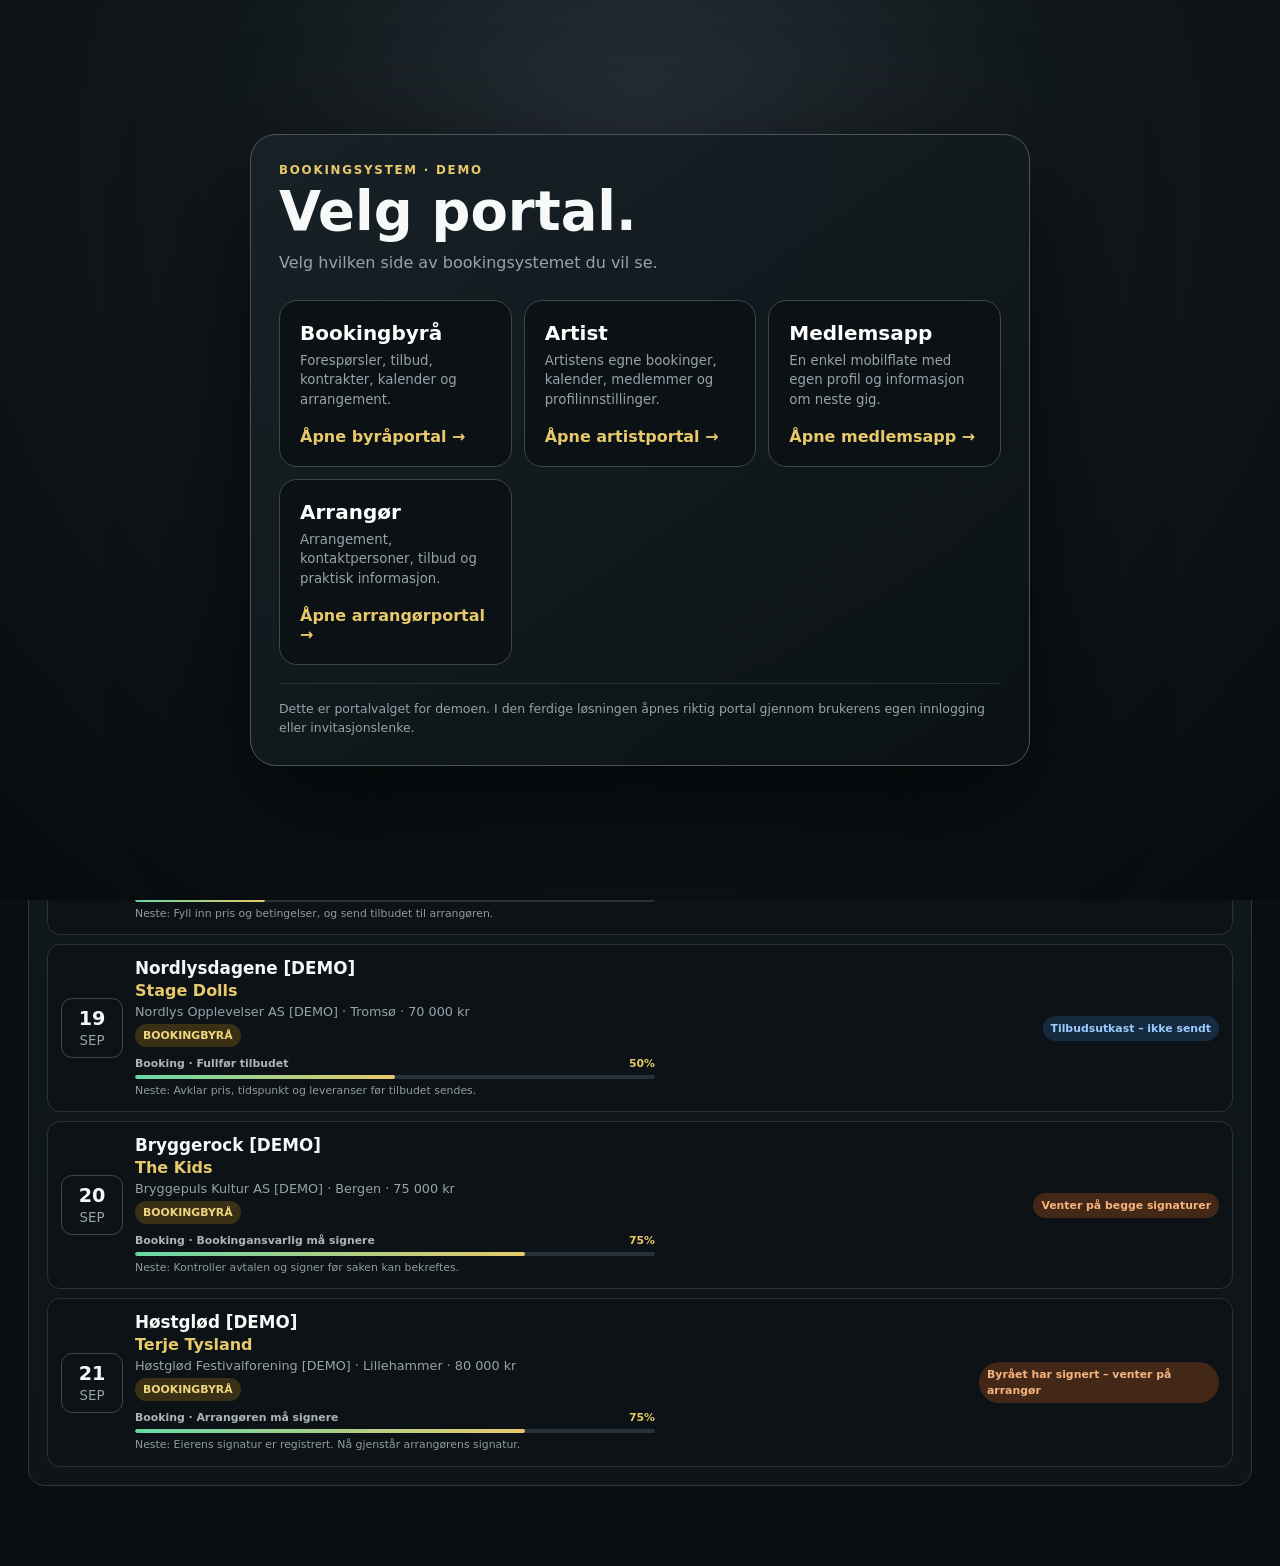
<file: booking/index.html>
<!doctype html>
<html lang="no">
<head>
<meta charset="utf-8">
<meta name="viewport" content="width=device-width,initial-scale=1">
<meta name="theme-color" content="#0c1418">
<meta name="apple-mobile-web-app-capable" content="yes">
<meta name="apple-mobile-web-app-status-bar-style" content="black-translucent">
<meta name="apple-mobile-web-app-title" content="Artistapp">
<link id="memberAppManifestLink" rel="manifest">
<link id="memberAppAppleIcon" rel="apple-touch-icon">
<script>
(()=>{const base=location.pathname==='/booking'||location.pathname.startsWith('/booking/')?'/booking/':'/';document.getElementById('memberAppManifestLink').href=base+'manifest.webmanifest';document.getElementById('memberAppAppleIcon').href=base+'icon-192.png';window.MEMBER_APP_BASE=base})();
</script>
<title>Bookingsystem – Booking → Arrangement</title>
<style>
:root{
 --bg:#080b0d;--panel:#10171b;--panel2:#151d22;--line:#2a3740;
 --text:#f7f8f8;--muted:#96a3aa;--gold:#e7c86a;--green:#69d7a7;
 --yellow:#efc86b;--orange:#ef9b5f;--red:#ff838b;--blue:#8ec5ff;
}
*{box-sizing:border-box}body{margin:0;background:var(--bg);color:var(--text);font-family:Inter,system-ui,-apple-system,BlinkMacSystemFont,"Segoe UI",sans-serif}
button,input,select,textarea{font:inherit}button{cursor:pointer}
.top{position:sticky;top:0;z-index:50;background:rgba(8,11,13,.96);backdrop-filter:blur(18px);border-bottom:1px solid var(--line)}
.topin{max-width:1380px;min-height:64px;margin:auto;padding:10px 18px;display:flex;justify-content:flex-start;align-items:center;gap:12px}
.brand{display:flex;align-items:center;gap:11px;font-weight:900}.logo{width:40px;height:40px;border-radius:12px;background:var(--gold);color:#151515;display:grid;place-items:center}
.user{display:flex;align-items:center;gap:9px;color:var(--muted)}.avatar{width:36px;height:36px;border-radius:50%;background:#26323a;display:grid;place-items:center;color:#fff;font-weight:900}
.layout{max-width:1380px;margin:auto;display:grid;grid-template-columns:238px minmax(0,1fr)}
aside{border-right:1px solid var(--line);padding:22px 14px;min-height:calc(100vh - 65px);position:sticky;top:65px;align-self:start}
.group{font-size:.7rem;color:#6d7b83;text-transform:uppercase;letter-spacing:.15em;margin:5px 10px 9px}
.nav{display:flex;align-items:center;gap:10px;color:#adb7bc;text-decoration:none;padding:11px 12px;border-radius:10px;margin:3px 0}
.nav.on{background:var(--panel2);color:#fff;border:1px solid #314049}.count{margin-left:auto;background:#312915;color:#f2d47a;padding:3px 7px;border-radius:99px;font-size:.7rem;font-weight:900}
main{padding:24px 28px 80px;min-width:0}.view{display:none}.view.on{display:block}
.searchwrap{position:relative;margin-bottom:20px}.search{width:100%;background:#0e1519;border:1px solid #34434c;color:#fff;border-radius:14px;padding:14px 16px 14px 44px;outline:none}
.searchicon{position:absolute;left:15px;top:50%;transform:translateY(-50%);color:#8d9aa1}.results{display:none;position:absolute;left:0;right:0;top:54px;z-index:80;background:#11191d;border:1px solid #34434c;border-radius:14px;box-shadow:0 24px 70px #000a;overflow:hidden}.results.on{display:block}
.result{display:grid;grid-template-columns:38px 1fr auto;gap:11px;align-items:center;padding:12px;border-top:1px solid #222d33;cursor:pointer}.result:first-child{border-top:0}.result:hover{background:#162026}
.ricon{width:38px;height:38px;border-radius:10px;background:#243038;display:grid;place-items:center;font-size:.75rem;font-weight:900}.rtype{font-size:.67rem;color:#77858d;text-transform:uppercase;letter-spacing:.08em}.rmeta{font-size:.76rem;color:#9ca8ae}
.eyebrow{font-size:.74rem;color:var(--gold);text-transform:uppercase;letter-spacing:.15em;font-weight:900}h1{font-size:clamp(2rem,5vw,3.45rem);line-height:1;margin:8px 0 10px}.lead{color:var(--muted);max-width:820px;line-height:1.55}
.headrow{display:flex;justify-content:space-between;align-items:flex-start;gap:16px}.actions{display:flex;gap:9px;flex-wrap:wrap}.btn{border:1px solid #34434c;background:#11191d;color:#fff;border-radius:11px;padding:10px 13px;font-weight:800}.btn.primary{background:var(--gold);border-color:var(--gold);color:#151515}.btn.danger{border-color:#5c2b31;color:#ff9ba2}
.stats{display:grid;grid-template-columns:repeat(4,1fr);gap:12px;margin:20px 0}.card{background:linear-gradient(180deg,#11191d,#0e1418);border:1px solid var(--line);border-radius:17px;padding:18px}.stat span{color:var(--muted);font-size:.8rem}.stat strong{display:block;font-size:1.75rem;margin:5px 0}
.gold{color:var(--gold)!important}.green{color:var(--green)!important}.yellow{color:var(--yellow)!important}.orange{color:var(--orange)!important}.red{color:var(--red)!important}.blue{color:var(--blue)!important}
.pipeline{display:grid;grid-template-columns:repeat(4,1fr);gap:10px;margin:20px 0}.pipe{background:#0d1316;border:1px solid #2c3941;border-radius:14px;padding:15px}.pipe strong{display:block;font-size:1.4rem;margin-top:4px}.pipe small{color:var(--muted)}
.grid2{display:grid;grid-template-columns:1.35fr .85fr;gap:14px}.dashboardRequestsGrid{grid-template-columns:1fr}.sectionTitle{display:flex;justify-content:space-between;align-items:center;margin:22px 0 10px}
.caseList,.eventList{display:flex;flex-direction:column;gap:9px}.case,.eventrow{display:grid;grid-template-columns:62px 1fr auto;gap:12px;align-items:center;background:#0c1215;border:1px solid #263139;border-radius:13px;padding:13px;cursor:pointer}
.datebox{border:1px solid #3a4851;border-radius:11px;text-align:center;padding:8px 5px}.datebox b{display:block;font-size:1.2rem}.datebox small{color:var(--muted)}
.caseTitle,.eventTitle{font-weight:900;font-size:1.05rem}.artistTitle{color:var(--gold);font-weight:800;margin-top:3px}.meta{color:var(--muted);font-size:.8rem;margin-top:4px}
.badge{display:inline-block;border-radius:999px;padding:5px 8px;font-size:.68rem;font-weight:900}.bg-yellow{background:#3a3016;color:#f0d57d}.bg-orange{background:#432817;color:#f5b37e}.bg-green{background:#123427;color:#7ce0ad}.bg-red{background:#3b1c20;color:#ff9da3}.bg-blue{background:#172b40;color:#9bcaff}
.stagebar{display:block;margin:16px 0;overflow:visible}
.journeyCard{--progress:0%;border:1px solid #344149;border-radius:16px;padding:15px;background:linear-gradient(145deg,#111a1f,#0b1114);box-shadow:inset 0 1px 0 #ffffff08}
.journeyHead{display:flex;align-items:center;justify-content:space-between;gap:12px;margin-bottom:11px}.journeyHead small{display:block;color:var(--muted);font-size:.67rem;font-weight:900;letter-spacing:.1em;text-transform:uppercase}.journeyHead b{display:block;margin-top:3px;font-size:.95rem}.journeyPercent{color:var(--gold);font-size:1.15rem;font-weight:950}
.journeyTrack{position:relative;height:6px;margin:0 16px;background:#273239;border-radius:99px;overflow:hidden}.journeyTrack i{display:block;width:var(--progress);height:100%;border-radius:inherit;background:linear-gradient(90deg,var(--green),var(--gold));transition:width .35s ease}
.journeySteps{display:grid;grid-template-columns:repeat(var(--steps),minmax(0,1fr));gap:6px;margin-top:-13px}.journeyStep{position:relative;min-width:0;text-align:center;color:#748087;font-size:.69rem;font-weight:800}.journeyDot{width:25px;height:25px;margin:0 auto 7px;border:2px solid #344149;border-radius:50%;display:grid;place-items:center;background:#0d1417;color:#839097;font-size:.67rem}.journeyStep.done{color:#91cdb0}.journeyStep.done .journeyDot{background:#173d2e;border-color:#3c8a65;color:#8ce2b5}.journeyStep.current{color:#f4dda0}.journeyStep.current .journeyDot{background:var(--gold);border-color:#f3da8d;color:#111;box-shadow:0 0 0 5px #e7c86a16,0 0 22px #e7c86a35;animation:journeyPulse 2s ease-in-out infinite}.journeyStep span:last-child{display:block;white-space:normal;line-height:1.25}
.nextAction{display:flex;align-items:center;gap:11px;margin-top:14px;padding:12px;border:1px solid #6f6030;border-radius:13px;background:#e7c86a0d}.nextActionIcon{width:34px;height:34px;flex:0 0 34px;border-radius:10px;display:grid;place-items:center;background:var(--gold);color:#111;font-weight:950}.nextActionText{min-width:0;flex:1}.nextActionText small{display:block;color:var(--gold);font-size:.64rem;font-weight:950;letter-spacing:.11em;text-transform:uppercase}.nextActionText b{display:block;margin:2px 0;color:#fff}.nextActionText span{display:block;color:var(--muted);font-size:.75rem;line-height:1.35}.nextAction .btn{flex:0 0 auto}
.miniJourney{margin-top:10px;max-width:520px}.miniJourneyHead{display:flex;justify-content:space-between;gap:10px;color:#abb5ba;font-size:.68rem;font-weight:800}.miniJourneyHead b{color:var(--gold)}.miniJourneyTrack{height:4px;margin:5px 0;background:#263139;border-radius:99px;overflow:hidden}.miniJourneyTrack i{display:block;height:100%;border-radius:inherit;background:linear-gradient(90deg,var(--green),var(--gold))}.miniJourney small{display:block;color:#8f9ba1;font-size:.68rem;line-height:1.3}.case>div:nth-child(2),.eventrow>div:nth-child(2),.artistEvent>div:nth-child(2){min-width:0}
@keyframes journeyPulse{0%,100%{box-shadow:0 0 0 4px #e7c86a12,0 0 18px #e7c86a25}50%{box-shadow:0 0 0 7px #e7c86a08,0 0 28px #e7c86a45}}
.workspace{display:none;margin-top:18px}.workspace.on{display:block}.workspaceTop{display:flex;justify-content:space-between;gap:14px;align-items:flex-start}.tabs{display:flex;gap:7px;overflow:auto;margin:16px 0}.tab{white-space:nowrap;border-radius:999px}.tab.on{background:var(--gold);color:#111;border-color:var(--gold)}
.panel{display:none}.panel.on{display:block}.rolegrid{display:grid;grid-template-columns:repeat(3,1fr);gap:10px}.rolecard{background:#0b1114;border:1px solid #263139;border-radius:12px;padding:13px}.rolecard small{color:var(--muted)}.roleline{display:flex;justify-content:space-between;align-items:center;gap:8px;margin-top:10px}
.contract{background:#0b1114;border:1px solid #354149;border-radius:14px;padding:18px}.contract h3{margin:0 0 10px}.contractRow{display:grid;grid-template-columns:180px 1fr;gap:12px;padding:9px 0;border-top:1px solid #202b31}.contractRow:first-of-type{border-top:0}.contractRow span:first-child{color:var(--muted)}
.signgrid{display:grid;grid-template-columns:1fr 1fr;gap:10px;margin-top:14px}.signcard{background:#0c1215;border:1px solid #263139;border-radius:12px;padding:14px}.signcard b{display:block;margin-bottom:6px}
.field{margin:0 0 12px}.field label{display:block;color:#aab5bb;font-size:.76rem;margin-bottom:6px}.field input,.field select,.field textarea{width:100%;background:#0a1013;color:#fff;border:1px solid #2d3940;border-radius:10px;padding:11px}.field textarea{min-height:90px}
.formgrid{display:grid;grid-template-columns:1fr 1fr;gap:12px}.full{grid-column:1/-1}
.timeline{border-left:2px solid #2e3a41;padding-left:22px;margin-left:8px;display:grid;gap:12px}
.timeitem{display:grid;grid-template-columns:76px minmax(0,1fr);gap:14px;align-items:start;margin:0;padding:10px 0}
.timeitem .time{font-weight:900;color:#fff;white-space:nowrap}
.timeitem .timecontent{min-width:0}
.timeitem .timecontent b{display:block;font-size:.98rem;line-height:1.25}
.timeitem .timecontent small{display:block;color:var(--muted);margin-top:4px;line-height:1.4}
.dayPlan{display:grid;gap:14px}.dayPlanHero{padding:18px;border:1px solid #6f6030;border-radius:18px;background:radial-gradient(circle at 90% 12%,#e7c86a24,transparent 32%),linear-gradient(145deg,#172127,#0b1216)}.dayPlanHero h3{font-size:1.55rem;margin:5px 0}.dayPlanHero .actions{margin-top:13px}.dayPlanGrid{display:grid;grid-template-columns:minmax(0,1.1fr) minmax(280px,.9fr);gap:14px;align-items:start}.dayTimeline{display:grid;gap:0;padding:8px 16px;border:1px solid var(--line);border-radius:18px;background:#0b1216}.dayMoment{display:grid;grid-template-columns:62px 18px minmax(0,1fr);gap:10px;min-height:70px;align-items:start;padding:13px 0}.dayMomentTime{font-size:.9rem;font-weight:950;color:var(--gold);padding-top:2px}.dayMomentRail{position:relative;align-self:stretch}.dayMomentRail:before{content:'';position:absolute;left:8px;top:18px;bottom:-18px;width:2px;background:#344149}.dayMoment:last-child .dayMomentRail:before{display:none}.dayMomentRail:after{content:'';position:absolute;left:3px;top:5px;width:10px;height:10px;border-radius:50%;background:var(--gold);box-shadow:0 0 0 4px #e7c86a18}.dayMomentBody b{display:block;font-size:.95rem}.dayMomentBody small{display:block;color:var(--muted);margin-top:4px;line-height:1.35}.dayMomentMap{display:inline-flex;margin-top:8px;padding:7px 10px;border:1px solid #e7c86a66;border-radius:9px;background:#e7c86a12;color:#f0d57d;font-size:.72rem;font-weight:900;text-decoration:none}.dayMomentMap:hover{background:#e7c86a22}.dayPlanSide{display:grid;gap:12px}.dayInfoCard{padding:15px;border:1px solid var(--line);border-radius:16px;background:#0b1216}.dayInfoCard h3{margin:0 0 10px;font-size:1rem}.dayInfoCard p{margin:6px 0;color:#d8dfe2;font-size:.85rem;line-height:1.45}.dayContacts{display:grid;gap:8px}.dayContact{padding:11px;border:1px solid #2b3840;border-radius:12px;background:#0e171b}.dayContact b,.dayContact span{display:block}.dayContact span{color:var(--muted);font-size:.75rem;margin-top:2px}.dayContact .actions{margin-top:8px}.dayContact .btn{padding:7px 10px;min-height:34px;font-size:.74rem}.interestField{grid-column:1/-1}.interestChips{display:flex;flex-wrap:wrap;gap:7px;margin-top:8px}.interestChip{padding:8px 10px;border:1px solid #3a4951;border-radius:999px;background:#111a1f;color:#dbe2e5;font-size:.76rem;font-weight:800}.interestChip.on{border-color:var(--gold);background:#e7c86a18;color:#f3da8e}.interestHint{display:block;color:var(--muted);font-size:.7rem;margin-top:6px}.interestSuggestions{display:grid;gap:8px}.interestSuggestion{display:grid;grid-template-columns:36px minmax(0,1fr) auto;gap:9px;align-items:center;padding:10px;border:1px solid #2b3840;border-radius:12px;background:#0e171b;color:inherit;text-decoration:none}.interestSuggestionIcon{width:36px;height:36px;border-radius:10px;display:grid;place-items:center;background:#e7c86a16}.interestSuggestion b{display:block;font-size:.82rem}.interestSuggestion small{display:block;color:var(--muted);font-size:.7rem;margin-top:2px}.interestSuggestion>span:last-child{color:var(--gold);font-weight:950}
@media(max-width:760px){
 .timeline{padding-left:16px;margin-left:3px;gap:8px}
 .timeitem{grid-template-columns:62px minmax(0,1fr);gap:10px;padding:8px 0}
 .timeitem .time{font-size:.86rem}
 .timeitem .timecontent b{font-size:.9rem}
 .timeitem .timecontent small{font-size:.76rem}
 .dayPlanGrid{grid-template-columns:1fr}.dayPlanHero{padding:15px}.dayPlanHero h3{font-size:1.3rem}.dayMoment{grid-template-columns:52px 16px minmax(0,1fr);gap:8px}.dayTimeline{padding:5px 12px}.dayContact .actions{display:grid;grid-template-columns:1fr 1fr}.dayContact .btn{width:100%;text-align:center}
}
.cal{display:grid;grid-template-columns:repeat(7,1fr);gap:7px}.dow{text-align:center;color:#77858d;font-size:.72rem;padding:3px}.day{min-height:88px;border:1px solid #222d33;border-radius:11px;padding:7px;background:#0a0f12}.day .num{font-size:.75rem;color:#8c989f}.calItem{margin-top:6px;padding:5px;border-radius:7px;font-size:.64rem;font-weight:800;line-height:1.25}.hold{background:#392f16;color:#f0d57d}.signed{background:#123427;color:#7ce0ad}.contractSent{background:#432817;color:#f5b37e}
.modalback{position:fixed;inset:0;background:rgba(3,7,9,.62);backdrop-filter:blur(12px);display:none;align-items:center;justify-content:center;padding:14px;z-index:100}.modalback.on{display:flex}
.modal{width:min(560px,100%);max-height:calc(100dvh - 28px);overflow:hidden;background:rgba(17,25,29,.86);backdrop-filter:blur(26px) saturate(120%);border:1px solid rgba(255,255,255,.12);border-radius:22px;padding:18px;box-shadow:0 28px 90px rgba(0,0,0,.65)}
.modal h2{margin:0 0 6px}.modal p{color:var(--muted);font-size:.87rem}
.modalactions{display:flex;justify-content:space-between;gap:8px;margin-top:16px}
.wizardTop{display:flex;justify-content:space-between;align-items:flex-start;gap:12px;margin-bottom:14px}
.wizardStepLabel{font-size:.72rem;letter-spacing:.12em;text-transform:uppercase;color:var(--gold);font-weight:900}
.wizardClose{border:1px solid rgba(255,255,255,.12);background:rgba(255,255,255,.06);color:#fff;width:36px;height:36px;border-radius:50%;font-size:1.1rem}
.progressDots{display:grid;grid-template-columns:repeat(4,1fr);gap:6px;margin:10px 0 16px}
.progressDots i{height:5px;border-radius:999px;background:#28343a}.progressDots i.on{background:var(--gold)}
.wstep{display:none}.wstep.on{display:block}
.artistPicker{display:flex;flex-direction:column;gap:9px;max-height:46dvh;overflow:auto;padding-right:2px}
.artistOption{display:flex;justify-content:space-between;align-items:center;gap:10px;padding:13px;border:1px solid #2f3c44;background:rgba(8,13,16,.65);border-radius:13px;cursor:pointer}
.artistOption.on{border-color:#826f37;background:rgba(69,55,20,.42)}.artistOption small{display:block;color:var(--muted);margin-top:2px}
.artistTick{width:24px;height:24px;border-radius:50%;border:1px solid #53616a;display:grid;place-items:center}.artistOption.on .artistTick{background:var(--gold);color:#111;border-color:var(--gold)}
.artistSearch{position:relative;margin-bottom:10px}.artistSearch input{padding-left:39px}.artistSearch span{position:absolute;left:13px;top:50%;transform:translateY(-50%);color:#849199}
.summaryBox{background:rgba(6,11,14,.68);border:1px solid #2c3941;border-radius:14px;padding:13px}
.summaryRow{display:flex;justify-content:space-between;gap:14px;padding:8px 0;border-top:1px solid #202a30}.summaryRow:first-child{border-top:0}.summaryRow span:first-child{color:var(--muted)}
@media(max-width:760px){.modalback{align-items:center;padding:8px}.modal{width:100%;max-height:calc(100dvh - 16px);border-radius:22px;padding:14px}.artistPicker{max-height:42dvh}}
.toast{position:fixed;left:50%;bottom:26px;transform:translateX(-50%) translateY(20px);background:#f2eddf;color:#111;border-radius:11px;padding:12px 16px;font-weight:900;opacity:0;transition:.2s;z-index:120;pointer-events:none}.toast.on{opacity:1;transform:translateX(-50%) translateY(0)}
.mobileNav{display:none}
@media(max-width:980px){.stats,.pipeline{grid-template-columns:1fr 1fr}.grid2{grid-template-columns:1fr}.rolegrid{grid-template-columns:1fr 1fr}}
@media(max-width:760px){.layout{display:block}aside{display:none}.topin{padding:10px 12px}.user .words{display:none}.mobileNav{display:flex;gap:7px;overflow:auto;padding:8px 11px;border-top:1px solid var(--line)}.mobileNav button{white-space:nowrap;background:#11191d;border:1px solid #29363e;color:#aeb7bc;padding:8px 10px;border-radius:999px}.mobileNav button.on{color:#fff;border-color:#6a592e}main{padding:16px 13px 70px}.stats,.pipeline{grid-template-columns:1fr 1fr}.headrow{display:block}.actions{margin-top:12px}.case,.eventrow{grid-template-columns:52px 1fr}.case>.badge,.eventrow>.badge{grid-column:2}.rolegrid,.signgrid,.formgrid{grid-template-columns:1fr}.full{grid-column:auto}.day{min-height:70px;padding:5px}.cal{gap:4px}.calItem{font-size:.57rem;padding:4px}.workspaceTop{display:block}.contractRow{grid-template-columns:1fr;gap:3px}}
@media(max-width:760px){.journeyCard{padding:12px}.journeyStep{font-size:.6rem}.journeyDot{width:23px;height:23px}.nextAction{align-items:flex-start}.nextAction .btn{width:100%;margin-top:8px}.nextAction{flex-wrap:wrap}.nextActionText{width:calc(100% - 48px)}.miniJourney{display:none}}

.wstep{
  min-height:0;
}
.wstep.on{
  display:block;
  overflow-y:auto;
  overscroll-behavior:contain;
  -webkit-overflow-scrolling:touch;
  padding-right:2px;
}
.modal{
  display:flex;
  flex-direction:column;
}
.wizardTop,.progressDots,.modalactions{
  flex:0 0 auto;
}
.wstep.on{
  flex:1 1 auto;
}
.modalactions{
  z-index:3;
  border-top:1px solid rgba(255,255,255,.06);
}
.step2grid{align-content:start}
.compactField{margin-bottom:8px}

@media(max-width:760px){
  .modalback{
    align-items:center;
    padding:8px;
  }
  .modal{
    height:min(760px,calc(100dvh - 16px));
    max-height:calc(100dvh - 16px);
    padding:14px 14px 12px;
  }
  .wizardTop{
    margin-bottom:10px;
  }
  .wizardTop h2{
    font-size:1.85rem;
    margin-bottom:4px;
  }
  .wizardTop p{
    margin:6px 0 0;
  }
  .progressDots{
    margin:8px 0 12px;
  }
  .wstep.on{
    overflow-y:auto;
    padding-bottom:10px;
  }
  .formgrid{
    gap:8px;
  }
  .field{
    margin-bottom:6px;
  }
  .field label{
    margin-bottom:4px;
    font-size:.72rem;
  }
  .field input,.field select,.field textarea{
    padding:10px 11px;
    min-height:44px;
  }
  .modalactions{
    position:relative;
    bottom:auto;
    margin-top:8px;
    padding-top:10px;
    background:rgba(17,25,29,.96);
  }
  .modalactions .btn{
    min-height:46px;
  }
}


@media(max-width:760px){
  #requestModal .modal{
    width:calc(100vw - 16px)!important;
    max-width:calc(100vw - 16px)!important;
    margin:0 auto!important;
  }
  #requestModal .modalactions{
    width:100%;
    display:flex;
    justify-content:space-between;
    gap:10px;
  }
  #requestModal .modalactions .btn{
    max-width:48%;
  }
}


/* iPhone wizard: hard viewport lock — prevents any horizontal collapse/overflow */
@media (max-width:760px){
  html, body{
    overflow-x:hidden!important;
  }

  #requestModal{
    padding:0!important;
    overflow:hidden!important;
  }

  #requestModal.on{
    display:block!important;
  }

  #requestModal .modal{
    position:fixed!important;
    left:8px!important;
    right:8px!important;
    top:max(8px, env(safe-area-inset-top))!important;
    bottom:max(8px, env(safe-area-inset-bottom))!important;
    width:auto!important;
    min-width:0!important;
    max-width:none!important;
    height:auto!important;
    max-height:none!important;
    margin:0!important;

    display:grid!important;
    grid-template-columns:minmax(0,1fr)!important;
    grid-template-rows:auto auto minmax(0,1fr) auto!important;

    overflow:hidden!important;
    padding:14px!important;
    border-radius:22px!important;
  }

  #requestModal .wizardTop{
    grid-row:1!important;
    grid-column:1!important;
    width:100%!important;
    min-width:0!important;
    margin:0 0 8px!important;
  }

  #requestModal .wizardTop > div{
    min-width:0!important;
    max-width:calc(100% - 48px)!important;
  }

  #requestModal .wizardTop h2,
  #requestModal .wizardTop p{
    max-width:100%!important;
    overflow-wrap:anywhere!important;
  }

  #requestModal .progressDots{
    grid-row:2!important;
    grid-column:1!important;
    width:100%!important;
    min-width:0!important;
    margin:6px 0 12px!important;
  }

  #requestModal .wstep{
    grid-row:3!important;
    grid-column:1!important;
    width:100%!important;
    min-width:0!important;
    max-width:100%!important;
    overflow-y:auto!important;
    overflow-x:hidden!important;
    -webkit-overflow-scrolling:touch!important;
    padding:0 2px 8px 0!important;
  }

  #requestModal .wstep[data-step="1"]{
    overflow:hidden!important;
  }

  #requestModal #agencyArtistPicker{
    display:grid!important;
    grid-template-rows:auto minmax(0,1fr)!important;
    width:100%!important;
    height:100%!important;
    min-height:0!important;
  }

  #requestModal #agencyArtistPicker .artistPicker{
    height:100%!important;
    min-height:0!important;
    max-height:none!important;
    overflow-y:auto!important;
    overscroll-behavior:contain!important;
    padding-bottom:8px!important;
  }

  #requestModal .formgrid,
  #requestModal .step2grid{
    display:grid!important;
    grid-template-columns:minmax(0,1fr)!important;
    width:100%!important;
    min-width:0!important;
    max-width:100%!important;
    gap:8px!important;
  }

  #requestModal .full{
    grid-column:1!important;
  }

  #requestModal .field,
  #requestModal .rolecard,
  #requestModal .summaryBox,
  #requestModal .artistPicker,
  #requestModal .artistOption{
    width:100%!important;
    min-width:0!important;
    max-width:100%!important;
  }

  #requestModal input,
  #requestModal select,
  #requestModal textarea{
    display:block!important;
    width:100%!important;
    min-width:0!important;
    max-width:100%!important;
  }

  #requestModal .rolecard{
    overflow-wrap:anywhere!important;
  }

  #requestModal .modalactions{
    grid-row:4!important;
    grid-column:1!important;
    width:100%!important;
    min-width:0!important;
    max-width:100%!important;
    display:grid!important;
    grid-template-columns:minmax(0,1fr) minmax(0,1fr)!important;
    gap:10px!important;
    margin:8px 0 0!important;
    padding:10px 0 0!important;
    position:relative!important;
    left:auto!important;
    right:auto!important;
    bottom:auto!important;
    background:rgba(17,25,29,.98)!important;
    border-top:1px solid rgba(255,255,255,.07)!important;
  }

  #requestModal .modalactions .btn{
    width:100%!important;
    min-width:0!important;
    max-width:100%!important;
    margin:0!important;
    white-space:nowrap!important;
  }
}


.availabilityBox{
  margin-top:10px;
  border:1px solid #2d3940;
  border-radius:14px;
  padding:12px;
  background:rgba(8,13,16,.62);
}
.availabilityBox.hidden{display:none}
.availabilityHead{
  display:flex;
  align-items:flex-start;
  gap:10px;
}
.availabilityIcon{
  width:28px;height:28px;border-radius:50%;
  display:grid;place-items:center;flex:0 0 28px;
  font-size:.82rem;font-weight:900;
}
.availabilityBox.free{border-color:#285b45;background:rgba(17,52,39,.34)}
.availabilityBox.free .availabilityIcon{background:#173d2e;color:#7ce0ad}
.availabilityBox.warn{border-color:#735f2b;background:rgba(57,47,22,.34)}
.availabilityBox.warn .availabilityIcon{background:#3a3016;color:#f0d57d}
.availabilityBox.busy{border-color:#6d2f36;background:rgba(59,28,32,.38)}
.availabilityBox.busy .availabilityIcon{background:#3b1c20;color:#ff9da3}
.availabilityTitle{font-weight:900}
.availabilityText{color:var(--muted);font-size:.78rem;margin-top:2px;line-height:1.35}
.conflictList{margin-top:10px;border-top:1px solid rgba(255,255,255,.07)}
.conflictItem{padding:9px 0;border-top:1px solid rgba(255,255,255,.06)}
.conflictItem:first-child{border-top:0}
.conflictTop{display:flex;justify-content:space-between;gap:8px;align-items:center}
.conflictItem b{font-size:.86rem}
.conflictMeta{font-size:.73rem;color:var(--muted);margin-top:3px}
.availabilityPerson{display:flex;justify-content:space-between;gap:12px;align-items:center;padding:10px 0;border-top:1px solid rgba(255,255,255,.06)}
.availabilityPerson:first-of-type{margin-top:8px}.availabilityPersonInfo{min-width:0}.availabilityPersonInfo small{display:block;color:var(--muted);margin-top:2px}
.availabilityContactActions{display:flex;gap:6px;flex-wrap:wrap;justify-content:flex-end}.availabilityContactActions .btn{padding:7px 10px;font-size:.72rem;white-space:nowrap}
.privateBusyRow{display:grid;grid-template-columns:minmax(0,1fr) minmax(145px,auto);gap:10px;align-items:center;padding:10px 0;border-bottom:1px solid var(--line)}
.privateDateRange{display:grid;grid-template-columns:1fr 1fr;gap:10px}.privateDateRange .glassField{margin:0}
.memberTechIntro{padding:12px 14px;margin:8px 0 14px;border:1px solid #e7c86a38;border-radius:12px;background:#e7c86a0a;color:var(--muted);font-size:.78rem;line-height:1.5}.memberTechRoleSuggestion{padding:12px 14px;margin:0 0 14px;border:1px solid #e7c86a66;border-radius:12px;background:linear-gradient(135deg,#e7c86a18,#e7c86a08)}.memberTechRoleSuggestion>strong{display:block;color:var(--gold);margin-bottom:4px}.memberTechRoleSuggestion p{margin:0 0 10px;color:var(--muted);font-size:.76rem;line-height:1.45}.suggestionGroup{display:grid;gap:6px}.suggestionGroup+.suggestionGroup{margin-top:10px;padding-top:10px;border-top:1px solid #e7c86a2b}.suggestionGroupLabel{color:#fff;font-size:.7rem;font-weight:800}.roleSuggestionChips{display:flex;flex-wrap:wrap;gap:7px}.roleSuggestionChips .btn{display:inline-flex;align-items:center;gap:7px;min-height:36px;padding:7px 10px;font-size:.7rem}.suggestionCount{display:inline-grid;place-items:center;min-width:22px;height:22px;padding:0 6px;border-radius:999px;background:var(--gold);color:#090b0d;font-size:.64rem;font-weight:900}.memberTechSection{margin-top:14px}.memberTechHead{display:flex;justify-content:space-between;align-items:center;gap:10px;margin-bottom:8px}.memberTechHead h4{margin:0}.memberTechList{display:grid;gap:8px}.memberTechItem{border:1px solid #344149;border-radius:12px;background:#091014;overflow:hidden}.memberTechItem>summary{display:grid;grid-template-columns:auto minmax(0,1fr) auto;gap:9px;align-items:center;padding:11px 12px;cursor:pointer;list-style:none}.memberTechItem>summary::-webkit-details-marker{display:none}.memberTechItem>summary:after{content:'Rediger';color:var(--gold);font-size:.66rem;font-weight:800}.memberTechItem[open]>summary:after{content:'Lukk'}.memberTechSummaryType{padding:4px 7px;border-radius:999px;background:#ffffff0c;color:var(--muted);font-size:.63rem;white-space:nowrap}.memberTechItem>summary b{overflow:hidden;text-overflow:ellipsis;white-space:nowrap;font-size:.78rem}.memberTechItem>.memberTechGrid{padding:0 12px 12px;border-top:1px solid #263239}.memberTechGrid{display:grid;grid-template-columns:minmax(0,1.35fr) minmax(150px,.65fr);gap:8px}.memberTechGrid .wide{grid-column:1/-1}.memberTechItem .removeTech{grid-column:1/-1;justify-self:start;min-height:32px;padding:5px 8px;font-size:.68rem}.memberTechEmpty{padding:12px;border:1px dashed #42515a;border-radius:10px;color:var(--muted);font-size:.76rem}.autoChannelNote{display:flex;gap:8px;align-items:flex-start;margin-top:8px;color:var(--muted);font-size:.72rem}.autoChannelNote:before{content:'↳';color:var(--gold);font-weight:900}
@media(max-width:760px){
  .availabilityBox{padding:10px;margin-top:8px}
  .conflictItem{padding:8px 0}
  .availabilityPerson{display:block}.availabilityContactActions{justify-content:flex-start;margin-top:8px}
  .privateBusyRow{grid-template-columns:1fr}.privateBusyRow select{width:100%}
  .privateDateRange{grid-template-columns:1fr}
  .memberTechGrid{grid-template-columns:1fr}.memberTechGrid .wide{grid-column:auto}.memberTechHead{align-items:flex-start;flex-direction:column}.memberTechHead .btn{width:100%}
}


/* === Artistrolle === */
.roleSwitch{display:flex;align-items:center;gap:4px;margin-left:auto;padding:4px;border:1px solid #2c3941;border-radius:999px;background:#0b1114}
.roleSwitch>span{padding:7px 10px;color:#fff;font-size:.72rem;font-weight:900;white-space:nowrap}
.roleSwitch button{border:0;background:transparent;color:#8e9aa1;padding:7px 10px;border-radius:999px;font-size:.72rem;font-weight:900;white-space:nowrap}
.portalChange{border-left:1px solid #2c3941!important;border-radius:0 999px 999px 0!important;color:var(--gold)!important}
.topin>.user{padding-left:12px;border-left:1px solid #263239}
.helpToggle{display:flex;align-items:center;gap:7px;min-height:36px;padding:7px 11px;border:1px solid #34434c;border-radius:999px;background:#10181c;color:#c4cdd1;font-size:.72rem;font-weight:900;white-space:nowrap}
.helpToggleIcon{width:20px;height:20px;border-radius:50%;display:grid;place-items:center;background:#26343b;color:var(--gold);font-size:.75rem}
.helpToggle[aria-pressed="true"]{border-color:#756632;color:#fff;background:#e7c86a12}.helpToggle[aria-pressed="true"] .helpToggleIcon{background:var(--gold);color:#111}
.contextHelpTooltip{position:fixed;z-index:500;width:max-content;max-width:min(320px,calc(100vw - 24px));padding:12px 14px;border:1px solid #7b6b38;border-radius:12px;background:#10181df5;color:#e9eef0;box-shadow:0 18px 55px #000b;backdrop-filter:blur(16px);font-size:.8rem;line-height:1.45;pointer-events:none;opacity:0;transform:translateY(4px);transition:opacity .12s,transform .12s}
.contextHelpTooltip.on{opacity:1;transform:none}.contextHelpTooltip strong{display:block;margin-bottom:4px;color:var(--gold);font-size:.77rem}.contextHelpTooltip span{display:block;color:#d2dade}
@media(hover:hover) and (min-width:761px){body.contextHelpOn [data-context-help]:hover{border-color:#8a783f!important;box-shadow:0 0 0 1px #e7c86a35}}
@media(max-width:980px) and (min-width:761px){.helpToggleLabel{display:none}}
.portalChooser{display:none;position:fixed;inset:0;z-index:300;background:radial-gradient(circle at 50% 18%,#283138 0,#11181c 42%,#070b0d 100%);padding:22px;align-items:center;justify-content:center;overflow:auto}
.portalChooser.on{display:flex}
.portalChooserCard{width:min(780px,100%);background:linear-gradient(145deg,#172126f5,#0b1114f8);border:1px solid #49565d;border-radius:26px;padding:28px;box-shadow:0 35px 120px #000b}
.portalChooserCard h1{font-size:clamp(2rem,7vw,3.4rem);margin:8px 0 12px}.portalChooserCard>.lead{max-width:620px}
.portalChoices{display:grid;grid-template-columns:repeat(3,minmax(0,1fr));gap:12px;margin-top:24px}
.portalChoice{min-height:160px;border:1px solid #3b4850;border-radius:18px;background:#0b1114;color:var(--text);padding:20px;text-align:left;display:flex;flex-direction:column;justify-content:space-between;gap:18px}
.portalChoice:hover{border-color:var(--gold);background:#e7c86a10}.portalChoice b{display:block;font-size:1.25rem;color:#fff}.portalChoice small{display:block;color:var(--muted);line-height:1.45;margin-top:6px}.portalChoice span{color:var(--gold);font-weight:900}
.portalChooserNote{margin-top:18px;padding-top:16px;border-top:1px solid #28343a;color:var(--muted);font-size:.78rem;line-height:1.5}
@media(max-width:700px){.portalChooser{padding:12px}.portalChooserCard{padding:20px;border-radius:22px}.portalChoices{grid-template-columns:1fr;gap:9px;margin-top:18px}.portalChoice{min-height:112px;padding:16px;gap:10px}.roleSwitch{font-size:.72rem}.portalChange{padding:7px!important}}
.roleSwitch button.on{background:var(--gold);color:#151515}
.artistNavBlock{display:none}
.artist-role .agencyNavBlock{display:none!important}
.artist-role .artistNavBlock{display:block}
.artistHero{background:radial-gradient(circle at 85% 15%,rgba(231,200,106,.18),transparent 32%),linear-gradient(145deg,#151e23,#0b1114);border:1px solid #34424a;border-radius:20px;padding:20px;overflow:hidden}
.artistHeroTop{display:flex;justify-content:space-between;gap:14px;align-items:flex-start}
.artistIdentity{display:flex;gap:14px;align-items:center}
.artistLogo{width:62px;height:62px;border-radius:17px;background:#e7c86a;color:#111;display:grid;place-items:center;font-weight:950;font-size:1.1rem;flex:0 0 62px}
.artistSelect{background:#0b1114;color:#fff;border:1px solid #35434b;border-radius:10px;padding:9px 10px;max-width:220px}
.artistStats{display:grid;grid-template-columns:repeat(4,1fr);gap:10px;margin:14px 0}
.artistStat{background:#0c1215;border:1px solid #27343b;border-radius:14px;padding:14px}
.artistStat small{color:var(--muted)}.artistStat strong{display:block;font-size:1.55rem;margin:5px 0}
.artistQuick{display:grid;grid-template-columns:1.1fr .9fr;gap:12px}
.artistAction{display:flex;gap:10px;align-items:flex-start;padding:12px 0;border-top:1px solid #222d33}
.artistAction:first-child{border-top:0}
.artistActionIcon{width:28px;height:28px;border-radius:9px;background:#222e34;display:grid;place-items:center;flex:0 0 28px}
.artistEvent{display:grid;grid-template-columns:54px 1fr auto;gap:11px;align-items:center;padding:12px;border:1px solid #263139;background:#0b1114;border-radius:13px;margin-top:8px}
.artistCalLegend{display:flex;gap:8px;flex-wrap:wrap;margin:10px 0}
.legendChip{font-size:.68rem;font-weight:900;border-radius:99px;padding:5px 8px}
.legendRequest{background:#392f16;color:#f0d57d}.legendContract{background:#432817;color:#f5b37e}.legendConfirmed{background:#123427;color:#7ce0ad}.legendPrivateFlexible{background:#3a3016;color:#f0d57d}.legendPrivateBusy{background:#3b1c20;color:#ff9da3}
.artistPrivate{background:#263139!important;color:#c8d0d4!important}.artistPrivate.flexible{background:#3a3016!important;color:#f0d57d!important}.artistPrivate.busy{background:#3b1c20!important;color:#ffb0b5!important}.artistPrivate.mixed{background:linear-gradient(110deg,#3b1c20 0 48%,#3a3016 52% 100%)!important;color:#fff0c7!important}.privateStatusLine{display:flex;gap:4px;flex-wrap:wrap;margin-top:4px}.privateStatusPill{display:inline-block;padding:2px 5px;border-radius:99px;font-size:.57rem;font-weight:900;line-height:1.25}.privateStatusPill.flexible{background:#66551f;color:#ffe79a}.privateStatusPill.busy{background:#702c34;color:#ffc1c5}
.profileProgress{height:8px;background:#1c262b;border-radius:99px;overflow:hidden;margin:10px 0}.profileProgress i{display:block;height:100%;background:var(--gold);width:86%}
.profileRows{display:grid;grid-template-columns:repeat(2,1fr);gap:10px}
.profileBox{background:#0b1114;border:1px solid #28343b;border-radius:13px;padding:13px}.profileBox small{display:block;color:var(--muted);margin-top:4px;line-height:1.4}
.mediaGrid{display:grid;grid-template-columns:repeat(3,1fr);gap:10px}
.mediaTile{min-height:110px;border:1px dashed #42515a;border-radius:14px;display:grid;place-items:center;text-align:center;padding:12px;color:#aeb8bd;background:#0b1114}
@media(max-width:760px){
 .topin{gap:8px;flex-wrap:wrap}
 .roleSwitch{order:3;width:100%;margin-left:0;display:grid;grid-template-columns:1fr auto}
 .roleSwitch button{padding:8px}
 .topin>.user{margin-left:auto;padding-left:0;border-left:0}
 .helpToggle,.contextHelpTooltip{display:none!important}
 .artist-role .agencyNavBlock.mobileNav{display:none!important}
 .artist-role .artistNavBlock.mobileNav{display:flex}
 .artistHero{padding:15px}.artistHeroTop{display:block}.artistLogo{width:52px;height:52px;flex-basis:52px}
 .artistSelect{width:100%;max-width:none;margin-top:12px}
 .artistStats{grid-template-columns:1fr 1fr;gap:8px}.artistStat{padding:12px}
 .artistQuick,.profileRows,.mediaGrid{grid-template-columns:1fr}
 .artistEvent{grid-template-columns:48px 1fr}.artistEvent>.badge{grid-column:2}
}


/* === Personer, roller og arrangørportal === */
.organizerNavBlock{display:none}
.organizer-role .agencyNavBlock,
.organizer-role .artistNavBlock{display:none!important}
.organizer-role .organizerNavBlock{display:block}
.contactCard{position:relative}
.contactActions{display:flex;gap:8px;flex-wrap:wrap;margin-top:10px}
.callBtn{
  display:inline-flex;align-items:center;justify-content:center;gap:6px;
  text-decoration:none;border:1px solid #2f614c;background:#123427;color:#7ce0ad;
  border-radius:10px;padding:8px 10px;font-size:.75rem;font-weight:900
}
.callBtn:hover{filter:brightness(1.08)}
.callBtn.disabled{opacity:.35;pointer-events:none}
.personStatus{display:inline-block;margin-top:5px;font-size:.7rem;color:var(--muted)}
.organizerHero{
  background:linear-gradient(145deg,#151e23,#0b1114);
  border:1px solid #34424a;border-radius:20px;padding:18px;margin-bottom:14px
}
.organizerPeople{display:grid;grid-template-columns:repeat(3,1fr);gap:10px}
.personMini{background:#0b1114;border:1px solid #29363d;border-radius:14px;padding:14px}
.personMini .phone{font-size:.78rem;color:#aeb8bd;margin-top:4px}
.personMini .name{font-size:1rem;font-weight:900;margin-top:5px}
.personMini .role{font-size:.72rem;color:var(--gold);font-weight:900;text-transform:uppercase;letter-spacing:.07em}
.addPersonCard{border-style:dashed;display:flex;align-items:center;justify-content:center;min-height:130px;text-align:center}
.artistDriverBlock{margin-top:12px}
@media(max-width:760px){
 .roleSwitch{grid-template-columns:1fr auto!important}
 .organizer-role .organizerNavBlock.mobileNav{display:flex}
 .organizerPeople{grid-template-columns:1fr}
 .callBtn{min-height:40px}
}


/* === Bookingmodell: byrå / direktebooking === */
.bookingSettings{display:grid;gap:10px;margin-top:12px}
.bookingChoice{
  display:flex;gap:10px;align-items:flex-start;padding:12px;
  border:1px solid #2b373e;border-radius:13px;background:#0b1114;cursor:pointer
}
.bookingChoice.on{border-color:#8a7437;background:rgba(231,200,106,.07)}
.bookingChoice input{margin-top:3px;accent-color:#e7c86a}
.bookingChoice b{display:block}
.bookingChoice small{display:block;color:var(--muted);margin-top:3px;line-height:1.35}
.bookingToggles{display:grid;gap:8px;margin-top:10px}
.bookingToggle{
  display:flex;align-items:flex-start;gap:9px;padding:9px 0;
  border-top:1px solid #202a30;color:#dce3e6
}
.bookingToggle input{margin-top:3px;accent-color:#e7c86a}
.ownerBadge{display:inline-flex;margin-top:5px}
.directAction{display:flex;gap:8px;align-items:center;flex-wrap:wrap;margin-top:12px}
.lockedArtist{
  border:1px solid #35434b;border-radius:14px;padding:14px;background:#0b1114
}
.lockedArtist .artistTitle{font-size:1.05rem}
.inviteStatus{margin-top:8px;padding:10px 12px;border-radius:11px;background:#0b1114;border:1px solid #28353c}
.inviteStatus.sent{border-color:#2d604c;background:rgba(18,52,39,.35)}
.creatorNote{font-size:.72rem;color:var(--muted);margin-top:5px}
@media(max-width:760px){
 .directAction .btn{width:100%}
 .bookingChoice{padding:11px}
}


/* === Tydeligere dashboard-navigasjon === */
.dashboardFlowTitle{
  display:flex;justify-content:space-between;align-items:end;gap:12px;
  margin:22px 0 10px
}
.dashboardFlowTitle h2{margin:0;font-size:1.05rem}
.dashboardFlowTitle small{color:var(--muted)}
.pipeline{margin:0 0 14px}
.pipe{
  position:relative;cursor:pointer;transition:.16s ease;
  min-height:126px;padding:16px 44px 16px 16px!important;
}
.pipe:hover{transform:translateY(-2px);border-color:#6d5c31;background:#11191d}
.pipe:active{transform:translateY(0)}
.pipe .pipeArrow{
  position:absolute;right:15px;top:50%;transform:translateY(-50%);
  font-size:1.3rem;color:#6f7c82
}
.pipe .pipeHint{display:block;margin-top:9px;font-size:.68rem;color:#7f8b91}
.pipe.newStage{border-top:3px solid #e7c86a}
.pipe.offerStage{border-top:3px solid #74b8ff}
.pipe.contractStage{border-top:3px solid #f2a35f}
.pipe.signedStage{border-top:3px solid #62d6a0}
.quickStats{
  display:flex;gap:10px;flex-wrap:wrap;margin:0 0 20px;
  padding:11px 13px;border:1px solid var(--line);
  background:#0b1114;border-radius:14px
}
.quickStat{
  display:flex;align-items:center;gap:7px;
  padding-right:12px;border-right:1px solid #273239;
  color:var(--muted);font-size:.75rem
}
.quickStat:last-child{border-right:0}
.quickStat b{color:#fff;font-size:.92rem}
.quickStat.link{cursor:pointer}
.quickStat.link:hover b{color:var(--gold)}
#requestFilterBar{
  display:none;align-items:center;justify-content:space-between;gap:10px;
  padding:10px 12px;margin:12px 0;border:1px solid #334047;
  border-radius:12px;background:#0b1114
}
#requestFilterBar.on{display:flex}
@media(max-width:760px){
 .pipeline{grid-template-columns:1fr 1fr!important}
 .pipe{min-height:112px;padding:13px 34px 13px 13px!important}
 .pipe strong{font-size:1.65rem!important}
 .pipe .pipeHint{font-size:.62rem}
 .quickStats{display:grid;grid-template-columns:1fr 1fr}
 .quickStat{border-right:0;padding-right:0}
 .dashboardFlowTitle{align-items:start}
}


/* === Artist profile glass editors === */
.profileGlassOverlay{
  position:fixed;inset:0;z-index:1200;
  background:rgba(2,5,7,.62);
  backdrop-filter:blur(10px);
  -webkit-backdrop-filter:blur(10px);
  display:none;align-items:center;justify-content:center;
  padding:18px;
}
.profileGlassOverlay.on{display:flex}
.profileGlassModal{
  width:min(760px,calc(100vw - 28px));
  max-height:min(820px,calc(100dvh - 28px));
  overflow:hidden;
  border:1px solid rgba(255,255,255,.14);
  border-radius:24px;
  background:linear-gradient(145deg,rgba(18,27,32,.92),rgba(8,13,16,.86));
  box-shadow:0 28px 80px rgba(0,0,0,.55),inset 0 1px 0 rgba(255,255,255,.05);
  display:grid;
  grid-template-rows:auto minmax(0,1fr) auto;
}
.profileGlassHead{
  display:flex;justify-content:space-between;gap:16px;align-items:flex-start;
  padding:20px 20px 14px;
  border-bottom:1px solid rgba(255,255,255,.07);
}
.profileGlassHead h2{margin:4px 0 0;font-size:1.65rem}
.profileGlassClose{
  width:42px;height:42px;border-radius:50%;border:1px solid #425059;
  background:rgba(255,255,255,.035);color:#fff;font-size:1.3rem;
  display:grid;place-items:center;cursor:pointer;flex:0 0 42px;
}
.profileGlassBody{
  overflow-y:auto;
  -webkit-overflow-scrolling:touch;
  overscroll-behavior:contain;
  overflow-anchor:none;
  padding:18px 20px 22px;
}
.profileGlassFoot{
  padding:13px 20px 18px;
  border-top:1px solid rgba(255,255,255,.07);
  display:flex;justify-content:flex-end;gap:10px;
  background:rgba(8,13,16,.52);
}
.glassSection{
  padding:14px;border:1px solid rgba(255,255,255,.09);
  border-radius:15px;background:rgba(4,9,12,.38);margin-bottom:12px
}
.glassSection:last-child{margin-bottom:0}
.glassSection h3{margin:0 0 4px;font-size:1rem}
.glassDesc{color:var(--muted);font-size:.78rem;line-height:1.45;margin-bottom:11px}
.glassFormGrid{display:grid;grid-template-columns:1fr 1fr;gap:10px}
.glassField{min-width:0}
.glassField[hidden]{display:none!important}
.glassField.full{grid-column:1/-1}
.glassField label{display:block;color:#aeb8bd;font-size:.72rem;margin:0 0 5px}
.glassField input,.glassField select,.glassField textarea{
  width:100%;box-sizing:border-box;
  border:1px solid #344149;border-radius:11px;
  background:rgba(5,10,13,.75);color:#fff;
  padding:11px 12px;font:inherit;outline:none
}
.glassField textarea{min-height:84px;resize:vertical}
.glassField input:focus,.glassField select:focus,.glassField textarea:focus{border-color:#927c3c}
.glassChips{display:flex;gap:8px;flex-wrap:wrap}
.glassChip{
  border:1px solid #344149;background:#0b1114;color:#dfe6e9;
  border-radius:99px;padding:8px 11px;font-size:.74rem;font-weight:800;cursor:pointer
}
.glassChip.on{border-color:#8e7737;background:rgba(231,200,106,.12);color:#f0d574}
.memberRow{
  display:grid;grid-template-columns:1.3fr 1fr auto;gap:8px;align-items:end;
  padding:10px 0;border-top:1px solid rgba(255,255,255,.07)
}
.memberRow:first-child{border-top:0;padding-top:0}
.memberAvatar{
  width:38px;height:38px;border-radius:11px;background:#1b252b;
  display:grid;place-items:center;font-weight:900;color:var(--gold)
}
.uploadDrop{
  min-height:110px;border:1px dashed #4a5962;border-radius:14px;
  display:grid;place-items:center;text-align:center;padding:18px;
  background:rgba(255,255,255,.02);color:#aab5ba;cursor:pointer
}
.uploadDrop b{color:#fff}
.glassNotice{
  border:1px solid #6b5a2d;background:rgba(231,200,106,.06);
  border-radius:13px;padding:11px 12px;color:#d8c682;font-size:.78rem;line-height:1.4
}
@media(max-width:760px){
  .profileGlassOverlay{padding:8px;align-items:flex-end}
  .profileGlassModal{
    width:100%;max-width:none;max-height:calc(100dvh - 12px);
    border-radius:24px 24px 14px 14px;
  }
  .profileGlassHead{padding:16px 16px 12px}
  .profileGlassHead h2{font-size:1.42rem}
  .profileGlassBody{padding:14px 16px 18px}
  .profileGlassFoot{padding:11px 16px max(14px,env(safe-area-inset-bottom))}
  .glassFormGrid{grid-template-columns:1fr}
  .glassField.full{grid-column:1}
  .memberRow{grid-template-columns:1fr}
  .memberRow .btn{width:100%}
}


/* === Bookingcase expand/collapse === */
.case.expandedSource{border-color:#7a6936;background:#10171b}
.workspaceCollapseBar{
  display:flex;justify-content:space-between;align-items:center;gap:12px;
  margin:-4px 0 14px;padding:9px 11px;border:1px solid #334047;
  border-radius:11px;background:#0b1114
}
.workspaceCollapseBar .meta{margin:0}
.collapseBtn{white-space:nowrap}
.workspace.collapsing{overflow:hidden}
@media(max-width:760px){
  .workspaceCollapseBar{align-items:flex-start}
  .collapseBtn{min-width:110px}
}


@keyframes growWorkspace{from{opacity:.25;transform:translateY(-8px) scaleY(.97)}to{opacity:1;transform:none}}
#bookingWorkspace.on{animation:growWorkspace .18s ease-out}

</style>
<style>.artist-role .layout{grid-template-columns:minmax(0,1fr)}
.artist-role aside{display:none}
.artist-role .artistNavBlock.mobileNav{display:flex;align-items:center;gap:8px;max-width:1380px;margin:auto;padding:8px 18px 12px;overflow-x:auto;border-top:1px solid #e7c86a14;scrollbar-width:thin}
.artist-role .artistNavBlock.mobileNav button{flex:0 0 auto;min-height:40px;white-space:nowrap;padding:8px 15px;border:1px solid #e7c86a30;border-radius:999px;background:linear-gradient(145deg,#ffffff0c,#ffffff03);color:#bac2c5;font-size:.8rem;font-weight:700;backdrop-filter:blur(16px);transition:background .15s,border-color .15s}
.artist-role .artistNavBlock.mobileNav button:hover{background:#e7c86a15;border-color:#e7c86a70;color:#f5e5b3}
.artist-role .artistNavBlock.mobileNav button.on{background:linear-gradient(145deg,#e7c86a25,#e7c86a0c);border-color:#e7c86a85;color:var(--gold);box-shadow:inset 0 1px 0 #fff1}
.artist-role .artistNavBlock.mobileNav button:focus-visible{outline:2px solid var(--gold);outline-offset:2px}
@media(max-width:760px){.artist-role .artistNavBlock.mobileNav{padding:8px 12px 10px;gap:6px}.artist-role .artistNavBlock.mobileNav button{padding:8px 12px;min-height:44px}}
.artist-role #artistCalendarGrid button.calItem{display:block;width:100%;border:0;text-align:left;font:inherit;font-size:.65rem;overflow-wrap:anywhere;cursor:pointer}
.artist-role #artistCalendarGrid button.calItem:hover{filter:brightness(1.3)}
.artist-role #artistCalendarGrid button.calItem:focus-visible{outline:2px solid var(--gold);outline-offset:2px}
.jobGlassOverlay{display:none;position:fixed;inset:0;z-index:90;padding:20px;background:#03070999;backdrop-filter:blur(12px);align-items:center;justify-content:center}
.jobGlassOverlay.on{display:flex}
.jobGlassModal{width:min(100%,1040px);max-height:92dvh;display:flex;flex-direction:column;min-height:0;border:1px solid #e7c86a55;border-radius:22px;background:linear-gradient(145deg,#172126e8,#0c1317ed);box-shadow:0 25px 100px #0009;overflow:hidden}
.jobGlassHead{display:flex;align-items:center;justify-content:space-between;gap:12px;padding:14px 20px;border-bottom:1px solid #e7c86a25}
#jobGlassBody{overflow:auto;min-height:0;overscroll-behavior:contain;padding:0 20px 20px}
#jobGlassBody .workspace{margin:0;border:0;background:transparent;padding:18px 0;animation:none}
@media(max-width:760px){.jobGlassOverlay{padding:8px}.jobGlassModal{max-height:96dvh;border-radius:18px}.jobGlassHead{padding:12px}#jobGlassBody{padding:0 12px 12px}}
.artistEvent[role="button"]{cursor:pointer;transition:border-color .15s,background .15s}
.artistEvent[role="button"]:hover{border-color:#e7c86a80;background:#e7c86a0c}
.artistEvent[role="button"]:focus-visible{outline:2px solid var(--gold);outline-offset:3px}
a[href],button:not(:disabled),[role="button"],summary{cursor:pointer}
a[href],button,[role="button"],summary,.case,.eventrow,.calItem{transition:background-color .15s,border-color .15s,color .15s,box-shadow .15s}
@media(hover:hover){
 a[href]:not(.btn):not(.nav):hover{color:var(--gold);text-decoration:underline;text-underline-offset:3px}
 .btn:not(:disabled):hover,.nav:hover,summary:hover{background-color:#e7c86a18;border-color:#e7c86a80;color:var(--gold)}
 .btn.primary:not(:disabled):hover,.tab.on:not(:disabled):hover{background:#f2d884;color:#151515;border-color:#f2d884}
 .case:hover,.eventrow:hover,.artistStat:hover,.calItem[onclick]:hover,.result:hover{background-color:#e7c86a14;border-color:#e7c86a80;box-shadow:inset 0 0 0 1px #e7c86a45}
 .roleSwitch button:not(.on):hover,.mobileNav button:not(.on):hover{background:#e7c86a18;color:var(--gold)}
}
a[href]:focus-visible,button:focus-visible,[role="button"]:focus-visible,summary:focus-visible{outline:2px solid var(--gold);outline-offset:3px}
button:disabled,[aria-disabled="true"]{cursor:not-allowed}

.artistEvent>.badge,.case>.badge,#bwStatus{max-width:240px;white-space:normal;line-height:1.4}
.attentionLink{border-radius:10px;padding:12px 8px;transition:background .15s,color .15s}
.attentionLink:hover{background:#e7c86a12;color:var(--gold)}
.attentionHeading{border:0;background:transparent;color:inherit;padding:0;font-weight:700;text-align:left}
.attentionHeading:hover{color:var(--gold)}
.cal{grid-template-columns:repeat(7,minmax(0,1fr));width:100%;min-width:0}
.cal .day{min-width:0;overflow:hidden}
.cal button.calItem{display:block;width:100%;max-width:100%;min-width:0;border:0;text-align:left;color:inherit;white-space:normal;overflow-wrap:anywhere;cursor:pointer}
.cal button.hold{color:#f0d57d}.cal button.signed{color:#7ce0ad}.cal button.contractSent{color:#f5b37e}
.calendarMonthHeader{display:flex;align-items:center;justify-content:space-between;flex-wrap:wrap;gap:10px;font-size:1.2rem;margin:0 0 16px}
.calendarMonthActions{display:flex;align-items:center;gap:6px}.calendarMonthActions button{min-height:40px;min-width:40px;padding:7px 10px;font-size:.8rem}
.cal .todayDay{border-color:var(--gold)}.cal .emptyDay{background:transparent;border-color:transparent}
@media(max-width:760px){#artistCalendar>.card,#calendar>.card{padding:10px}.cal{gap:3px}.cal .day{padding:3px;min-height:64px}.cal .calItem,.artist-role #artistCalendarGrid button.calItem{font-size:.6rem;padding:4px 2px;line-height:1.2}.calendarMonthHeader{font-size:1rem}.calendarMonthActions button{min-height:44px}}
.calendarModeActions{display:flex;gap:6px;flex-basis:100%}.calendarModeActions .btn{font-size:.8rem;min-height:40px}
.cal.calendarList{display:block}.calendarListDate{padding:8px 0 16px;border-top:1px solid var(--line)}.calendarListDate h3{font-size:.95rem;color:var(--gold);text-transform:capitalize}
.calendarListJob{display:flex;flex-direction:column;align-items:flex-start;gap:6px;width:100%;min-width:0;margin:7px 0;padding:12px;border:1px solid var(--line);border-radius:12px;background:#ffffff04;color:var(--text);text-align:left;overflow-wrap:anywhere}
.calendarListJob:hover{background:#e7c86a12;border-color:#e7c86a80}.calendarListJob .badge{white-space:normal}
.artist-role #artistCalendarGrid.calendarList button.artistPrivate{padding:12px;font-size:.85rem}
.calendarMonthActions{flex-wrap:wrap;max-width:100%}.calendarMonthPicker{min-width:0;max-width:180px;background:#0e1519;color:var(--text);border:1px solid var(--line);border-radius:10px;padding:8px;color-scheme:dark;font:inherit;font-size:.8rem}
#artistCalendar>.card,#calendar>.card{width:100%;max-width:none;box-sizing:border-box}
@media(min-width:761px){#artistCalendar h1,#calendar h1{font-size:2rem;margin:6px 0}#artistCalendar .lead,#calendar .lead{font-size:.85rem;line-height:1.4}#artistCalendar .artistCalLegend{margin:8px 0}#artistCalendar>.card,#calendar>.card{padding:12px}.cal .day{min-height:clamp(42px,7vh,64px);padding:5px}.cal:not(.calendarList) .calItem{font-size:.64rem;padding:4px;margin-top:4px}.calendarMonthHeader{margin-bottom:8px;gap:6px}.calendarModeActions{flex-basis:auto}}


.calendarSplit{display:grid;grid-template-columns:minmax(0,2fr) minmax(280px,1fr);gap:16px;align-items:start;width:100%}.calendarSplit>.card{min-width:0;padding:12px;box-sizing:border-box}.calendarListCard{max-height:540px;overflow:auto}.calendarListCard h2{font-size:1.15rem;margin:0 0 12px}.calendarListCard .calendarModeActions{display:flex;gap:8px;flex-wrap:wrap}.calendarMobileToggle{display:none}.calendarSplit .calendarMonthHeader{flex-wrap:wrap}
#calendar .calendarSplit,#artistCalendar .calendarSplit{margin-top:12px}#calendar .calendarMonthCard{margin-top:0!important}
.calendarFilterBar{display:flex;align-items:end;gap:10px;flex-wrap:wrap;margin-top:18px;padding:12px;border:1px solid var(--line);border-radius:14px;background:linear-gradient(145deg,#ffffff08,#ffffff03)}.calendarFilterField{display:grid;gap:5px;min-width:190px}.calendarFilterField span{font-size:.68rem;font-weight:800;letter-spacing:.08em;text-transform:uppercase;color:var(--muted)}.calendarFilterField select{min-height:40px;padding:8px 34px 8px 11px;border:1px solid var(--line);border-radius:9px;background:#0e1519;color:var(--text);font:inherit;font-size:.82rem;color-scheme:dark}.calendarFilterActions{display:flex;gap:7px;flex-wrap:wrap}.calendarFilterMeta{margin-left:auto;align-self:center;color:var(--muted);font-size:.76rem;white-space:nowrap}.calendarFilterBar .btn.active{border-color:var(--gold);color:var(--gold);background:#e7c86a12}
.tourBuilder{display:grid;grid-template-columns:minmax(0,.95fr) minmax(360px,1.05fr);gap:18px;align-items:start}.tourControls{display:grid;gap:14px}.tourControlGrid{display:grid;grid-template-columns:1fr 1fr;gap:10px}.tourControlGrid .field{margin:0}.tourControlGrid .wide{grid-column:1/-1}.tourChecklist{display:grid;gap:8px;max-height:370px;overflow:auto;padding-right:3px}.tourPick{display:grid;grid-template-columns:auto 1fr auto;gap:10px;align-items:center;padding:11px 12px;border:1px solid var(--line);background:#0d1418;border-radius:14px}.tourPick.done{opacity:.55}.tourPick.done .tourPickTitle{text-decoration:line-through}.tourPick input{accent-color:#e8c66d;width:18px;height:18px}.tourPickTitle{font-weight:800}.tourPickMeta{font-size:.82rem;color:var(--muted);margin-top:2px}.aiDesignNote{padding:12px 14px;border-radius:14px;background:linear-gradient(135deg,rgba(232,198,109,.12),rgba(83,112,255,.08));border:1px solid rgba(232,198,109,.26);font-size:.88rem}.posterShell{position:sticky;top:92px}.tourPoster{aspect-ratio:4/5;min-height:560px;border-radius:28px;overflow:hidden;position:relative;padding:34px;background:radial-gradient(circle at 85% 15%,rgba(232,198,109,.35),transparent 28%),radial-gradient(circle at 12% 85%,rgba(111,77,255,.26),transparent 35%),linear-gradient(145deg,#07090c,#111822 58%,#050608);background-position:center;background-size:cover;box-shadow:0 24px 70px rgba(0,0,0,.35);border:1px solid rgba(255,255,255,.09)}.tourPoster:before{content:"";position:absolute;inset:0;background:linear-gradient(180deg,rgba(0,0,0,.18),rgba(0,0,0,.4) 42%,rgba(0,0,0,.78));pointer-events:none}.posterInner{position:relative;z-index:1;height:100%;display:flex;flex-direction:column}.posterTopline{display:flex;justify-content:space-between;align-items:flex-start;gap:12px}.posterArtistMark{width:56px;height:56px;border-radius:18px;display:grid;place-items:center;background:linear-gradient(135deg,#f2d57f,#8f6518);color:#0b0d0f;font-weight:950}.posterEyebrow{text-transform:uppercase;letter-spacing:.2em;font-size:.68rem;color:#f2d98e;font-weight:900}.posterTitle{font-size:clamp(2.4rem,5.3vw,4.3rem);line-height:.92;margin:22px 0 8px;letter-spacing:-.05em;max-width:90%;text-transform:uppercase}.posterPeriod{color:#c9d0d5;font-size:.9rem;margin-bottom:20px}.posterJobs{display:grid;grid-template-columns:1fr 1fr;gap:0 22px;align-content:start}.posterJob{display:grid;grid-template-columns:58px 1fr;gap:9px;padding:9px 0;border-bottom:1px solid rgba(255,255,255,.12);min-width:0}.posterJobDate{font-weight:950;color:#f2d98e;font-size:.78rem}.posterJobPlace{font-weight:850;white-space:nowrap;overflow:hidden;text-overflow:ellipsis}.posterJobVenue{font-size:.72rem;color:#aeb8bf;white-space:nowrap;overflow:hidden;text-overflow:ellipsis}.posterJob.done{opacity:.38}.posterJob.done .posterJobPlace,.posterJob.done .posterJobVenue{text-decoration:line-through}.posterFooter{margin-top:auto;padding-top:18px;display:flex;justify-content:space-between;align-items:end;gap:12px;color:#c9d0d5;font-size:.72rem}.posterFooter b{color:#fff;font-size:.9rem}.tourActions{display:flex;flex-wrap:wrap;gap:8px;margin-top:12px}.tourSummary{font-size:.82rem;color:var(--muted);margin-top:8px}.posterEmpty{margin:auto 0;color:#c7d0d5;font-size:1rem;max-width:360px}
@media(max-width:900px){.tourBuilder{grid-template-columns:1fr}.posterShell{position:static}.tourPoster{min-height:0}.posterJobs{grid-template-columns:1fr}.tourControlGrid{grid-template-columns:1fr 1fr}}
@media(max-width:520px){.tourPoster{padding:24px;border-radius:22px}.posterTitle{font-size:2.55rem}.posterJob{grid-template-columns:52px 1fr;padding:7px 0}.tourControlGrid{grid-template-columns:1fr}.tourControlGrid .wide{grid-column:auto}}
.tourPosterOverlay{position:fixed;inset:0;z-index:1500;display:none;align-items:center;justify-content:center;padding:18px;background:#020507cc;backdrop-filter:blur(12px)}.tourPosterOverlay.on{display:flex}.tourPosterModal{width:min(940px,100%);max-height:calc(100dvh - 30px);display:grid;grid-template-rows:auto minmax(0,1fr) auto;overflow:hidden;border:1px solid #ffffff20;border-radius:22px;background:#10191e;box-shadow:0 30px 100px #000a}.tourPosterHead,.tourPosterFoot{display:flex;align-items:center;justify-content:space-between;gap:12px;padding:14px 18px;border-bottom:1px solid var(--line)}.tourPosterHead h2{margin:0}.tourPosterBody{display:grid;grid-template-columns:minmax(230px,.7fr) minmax(300px,1fr);gap:18px;min-height:0;overflow:auto;padding:18px}.tourPosterControls{display:grid;align-content:start;gap:12px}.tourPosterControls input{width:100%;padding:10px;border:1px solid var(--line);border-radius:10px;background:#0a1115;color:var(--text)}.tourPosterPreview{display:grid;place-items:center;min-width:0}.tourPosterPreview canvas{display:block;width:auto;max-width:100%;max-height:62dvh;aspect-ratio:4/5;border-radius:10px;box-shadow:0 16px 50px #0009;background:#151b1f}.tourPosterFoot{justify-content:flex-end;border-top:1px solid var(--line);border-bottom:0}
@media(max-width:760px){.calendarFilterBar{display:grid;grid-template-columns:1fr 1fr;align-items:end;padding:10px}.calendarFilterField{min-width:0}.calendarFilterActions{grid-column:1/-1}.calendarFilterActions .btn{flex:1}.calendarFilterMeta{grid-column:1/-1;margin:0;white-space:normal}.calendarFilterField select{width:100%;min-height:44px}}
@media(max-width:760px){.tourPosterOverlay{padding:8px;align-items:flex-end}.tourPosterModal{max-height:calc(100dvh - 8px);border-radius:22px 22px 10px 10px}.tourPosterBody{grid-template-columns:1fr;padding:14px}.tourPosterPreview canvas{max-height:48dvh}.tourPosterHead,.tourPosterFoot{padding:12px 14px;flex-wrap:wrap}.tourPosterFoot .btn{flex:1}}
@media(max-width:900px){.calendarSplit{display:block}.calendarMobileToggle{display:flex;gap:8px;margin-bottom:12px}.calendarSplit[data-mode="month"] .calendarListCard,.calendarSplit[data-mode="list"] .calendarMonthCard{display:none}.calendarListCard{max-height:none}.calendarSplit>.card{padding:10px}}
.calendarListCard{color-scheme:dark;scrollbar-width:thin;scrollbar-color:#756b45 #10181c}
@media(min-width:901px){.calendarListCard{max-height:none;overflow:auto}}
.calendarListCard::-webkit-scrollbar{width:6px}.calendarListCard::-webkit-scrollbar-track{background:transparent}.calendarListCard::-webkit-scrollbar-thumb{background:#756b45;border-radius:8px}
.calendarListCard h2{font-size:1rem;margin-bottom:8px}.calendarListCard .calendarModeActions{gap:6px;margin-bottom:8px}.calendarListCard .calendarModeActions .btn{padding:6px 10px;min-height:34px}
.calendarListDate{padding:8px 0;border-top:1px solid #ffffff10}.calendarListDate h3{font-size:.78rem;line-height:1.35;margin:0 0 5px}
.calendarListJob{gap:3px;margin:0;padding:7px 8px;border:0;border-radius:7px;background:transparent;font-size:.86rem}.calendarListJob .meta{font-size:.74rem;line-height:1.3}.calendarListJob .badge{font-size:.65rem;padding:3px 7px;line-height:1.3}
.calendarListCard button.artistPrivate{display:block;width:100%;min-height:40px;text-align:left;border:0;border-radius:7px;font-size:.75rem;line-height:1.35;padding:7px 8px;cursor:pointer;overflow-wrap:anywhere}.calendarListCard button.artistPrivate.flexible:hover{background:#4b3e18!important}.calendarListCard button.artistPrivate.busy:hover{background:#512229!important}
@media(max-width:900px){.calendarListCard{max-height:none}.calendarListJob,.calendarListCard button.artistPrivate{min-height:44px}}

body:not(.artist-role):not(.organizer-role) .layout{grid-template-columns:minmax(0,1fr)}
body:not(.artist-role):not(.organizer-role) aside{display:none}
body:not(.artist-role):not(.organizer-role) .agencyNavBlock.mobileNav{display:flex;align-items:center;gap:8px;max-width:1380px;margin:auto;padding:8px 18px 12px;overflow-x:auto;border-top:1px solid #e7c86a14;scrollbar-width:thin}
body:not(.artist-role):not(.organizer-role) .agencyNavBlock.mobileNav button{flex:0 0 auto;min-height:40px;white-space:nowrap;padding:8px 15px;border:1px solid #e7c86a30;border-radius:999px;background:linear-gradient(145deg,#ffffff0c,#ffffff03);color:#bac2c5;font-size:.8rem;font-weight:700;backdrop-filter:blur(16px);transition:background .15s,border-color .15s}
body:not(.artist-role):not(.organizer-role) .agencyNavBlock.mobileNav button:hover{background:#e7c86a15;border-color:#e7c86a70;color:#f5e5b3}
body:not(.artist-role):not(.organizer-role) .agencyNavBlock.mobileNav button.on{background:linear-gradient(145deg,#e7c86a25,#e7c86a0c);border-color:#e7c86a85;color:var(--gold);box-shadow:inset 0 1px 0 #fff1}
body:not(.artist-role):not(.organizer-role) .agencyNavBlock.mobileNav button:focus-visible{outline:2px solid var(--gold);outline-offset:2px}
@media(max-width:760px){body:not(.artist-role):not(.organizer-role) .agencyNavBlock.mobileNav{padding:8px 12px 10px;gap:6px}body:not(.artist-role):not(.organizer-role) .agencyNavBlock.mobileNav button{padding:8px 12px;min-height:44px}}
#jobGlassBody{color-scheme:dark;scrollbar-width:thin;scrollbar-color:#756b45 #10181c}
@media(min-width:901px){
.jobGlassOverlay{padding:14px}.jobGlassModal{width:min(100%,1160px);max-height:95dvh}.jobGlassHead{padding:8px 16px}.jobGlassHead .btn{padding:7px 12px;min-height:34px}
#jobGlassBody{padding:0 16px 12px}#jobGlassBody .workspace{padding:10px 0 0}#jobGlassBody .workspaceCollapseBar{display:none}
#jobGlassBody .workspaceTop{gap:10px}#jobGlassBody .workspaceTop h2{font-size:1.3rem;margin:0 0 3px}#jobGlassBody .workspaceTop .artistTitle{font-size:.9rem}#jobGlassBody .meta{font-size:.75rem;line-height:1.4}
#jobGlassBody .stagebar{margin:10px 0}#jobGlassBody .tabs{gap:6px;margin:9px 0}#jobGlassBody .journeyCard{padding:13px}#jobGlassBody .btn{min-height:34px;padding:7px 11px;font-size:.8rem}
#jobGlassBody .rolegrid{grid-template-columns:repeat(4,minmax(0,1fr));gap:7px}#jobGlassBody .rolecard{padding:9px 11px;border-radius:10px;font-size:.83rem;overflow-wrap:anywhere}#jobGlassBody .rolecard small{font-size:.74rem;line-height:1.35}#jobGlassBody .badge{font-size:.65rem;padding:3px 7px}
#jobGlassBody .inviteStatus{padding:9px 12px;margin-top:8px;display:flex;align-items:center;gap:10px;flex-wrap:wrap;font-size:.82rem}#jobGlassBody .inviteStatus>div:last-child{margin:0 0 0 auto!important}#jobGlassBody .creatorNote{font-size:.74rem}
#jobGlassBody .member-card{padding:11px 13px;margin:9px 0;font-size:.82rem}#jobGlassBody .member-card h3{font-size:1rem;margin:0 0 9px}#jobGlassBody .member-card p{margin:7px 0;line-height:1.4}#jobGlassBody .contract{padding:14px}#jobGlassBody .contract h3{margin:0 0 9px}#jobGlassBody .contractRow{padding:8px 0;font-size:.83rem}
}
.profileGlassBody,.modal,.wstep{color-scheme:dark;scrollbar-width:thin;scrollbar-color:#756b45 #10181c}
@media(min-width:901px){
.profileGlassModal{width:min(920px,calc(100vw - 40px))}.profileGlassHead{padding:12px 16px 10px}.profileGlassHead h2{font-size:1.3rem}.profileGlassBody{padding:12px 16px}.profileGlassFoot{padding:9px 16px}.profileGlassFoot .btn{padding:7px 12px;min-height:34px}.glassSection{padding:10px;margin-bottom:8px}.glassFormGrid{gap:8px 14px}.glassDesc{margin:0 0 8px}.glassField input,.glassField select,.glassField textarea{padding:8px 10px;font-size:.84rem}.glassField textarea{min-height:62px}.profileGlassBody .member-card{padding:11px 13px;margin:8px 0}.profileGlassBody .member-card h3,.profileGlassBody .member-card h4{margin:0 0 8px}.profileGlassBody .member-card p{margin:6px 0;font-size:.82rem;line-height:1.4}.profileGlassBody .btn{min-height:34px;padding:7px 11px;font-size:.8rem}.profileGlassBody .instrument-row{margin:8px 0}.profileGlassBody .instrument-row select{min-height:36px;padding:7px 10px}.modalback .modal{padding:14px}.modalback .modal h2{font-size:1.3rem;margin:4px 0 10px}.modalback .modal .field input,.modalback .modal .field select{padding:8px 10px;min-height:36px}.modalback .modal .btn{padding:7px 11px;min-height:34px}.modalback .modalactions{padding-top:9px;margin-top:10px}
}

.agencyAppLogo{max-width:150px;max-height:46px;object-fit:contain}.agencyAppSubtitle{color:#89999f;font-size:.8em;font-weight:600}.brand{min-width:0;overflow-wrap:anywhere}@media(max-width:760px){.agencyAppLogo{max-width:95px;max-height:36px}.agencyAppSubtitle{display:none}}

.profileGlassOverlay:has(#agencyBrandName) .profileGlassClose{display:none}
#brandWebsite{background:#0a1115;color:var(--text,#fff);border:1px solid #3b4b54;border-radius:9px;padding:10px;min-height:40px;box-sizing:border-box}
</style><style>.demoNotice{font-size:11px;line-height:1.4;padding:8px 12px;margin-bottom:12px;border:1px solid var(--line);border-radius:8px;color:var(--muted)}.demoNote{border:1px solid #b99a45;border-left:4px solid #b99a45;border-radius:8px;padding:10px 14px;margin:10px 0;font-size:12px;line-height:1.5}.demoNote p{margin:5px 0}.demoNote a{color:inherit;text-decoration:underline}</style><style>.offerChoices{border:1px solid var(--line);border-radius:10px;padding:10px;min-width:0;margin:0}.offerChoices legend{font-size:13px;padding:0 4px}.offerChoices>div{display:flex;gap:18px;flex-wrap:wrap;margin-bottom:8px}.offerChoices label{display:flex;align-items:center;gap:6px}.offerChoices input[type=radio]{width:auto;min-height:0;accent-color:var(--gold)}.offerChoices input[hidden]{display:none}.hotelCountRow{align-items:center;justify-content:space-between;gap:10px!important;padding:9px 10px;margin:2px 0 8px!important;border:1px solid #2f3d45;border-radius:9px;background:#ffffff04}.hotelCountRow>span{font-size:.78rem;color:var(--muted)}.countStepper{display:grid!important;grid-template-columns:38px 56px 38px;gap:4px!important;margin:0!important}.countStepper button{min-height:38px;border:1px solid #46555e;border-radius:8px;background:#152027;color:#fff;font-weight:950}.countStepper input{width:56px!important;min-height:38px!important;padding:5px!important;text-align:center;font-weight:900}.hotelCountRow[hidden]{display:none!important}</style>
<style>
.serviceIntro{display:flex;justify-content:space-between;align-items:flex-start;gap:20px;margin-bottom:20px}.serviceDemoTag{display:inline-flex;padding:7px 11px;border:1px solid #e7c86a55;border-radius:999px;background:#e7c86a10;color:var(--gold);font-size:.7rem;font-weight:900;letter-spacing:.08em;text-transform:uppercase;white-space:nowrap}.smsServiceHero{display:grid;grid-template-columns:minmax(0,1.25fr) minmax(260px,.75fr);gap:18px;padding:24px;border:1px solid #e7c86a42;border-radius:22px;background:radial-gradient(circle at 92% 10%,#e7c86a22,transparent 34%),linear-gradient(145deg,#172127,#0c1317);box-shadow:0 18px 55px #0003}.smsServiceHero h2{font-size:1.65rem;margin:7px 0}.smsFeatureList{display:grid;grid-template-columns:1fr 1fr;gap:9px;margin-top:18px}.smsFeature{display:flex;gap:8px;align-items:flex-start;color:#d9dfe2;font-size:.85rem}.smsFeature:before{content:'✓';display:grid;place-items:center;flex:0 0 20px;height:20px;border-radius:50%;background:#65d89a20;color:#78e5a9;font-weight:950}.smsHeroStat{align-self:stretch;display:grid;align-content:center;gap:6px;padding:20px;border:1px solid #ffffff16;border-radius:18px;background:#05090c66}.smsHeroStat small{color:var(--muted);text-transform:uppercase;letter-spacing:.11em;font-weight:850}.smsHeroStat strong{font-size:2.2rem;color:var(--gold);line-height:1}.smsHeroStat span{font-size:.78rem;color:var(--muted)}.smsSectionTitle{display:flex;align-items:end;justify-content:space-between;gap:12px;margin:28px 0 12px}.smsSectionTitle h2{margin:0}.smsPlanGrid{display:grid;grid-template-columns:repeat(3,minmax(0,1fr));gap:12px}.smsPlan{position:relative;display:flex;flex-direction:column;min-width:0;padding:19px;border:1px solid var(--line);border-radius:18px;background:linear-gradient(145deg,#151f24,#0d1418);color:var(--text);text-align:left;cursor:pointer}.smsPlan:hover{border-color:#e7c86a85;background:#e7c86a0c}.smsPlan.on{border-color:var(--gold);box-shadow:inset 0 0 0 1px var(--gold),0 14px 35px #0003}.smsPlanBadge{position:absolute;right:14px;top:14px;padding:5px 8px;border-radius:999px;background:var(--gold);color:#151515;font-size:.62rem;font-weight:950;text-transform:uppercase}.smsPlanName{font-size:1rem;font-weight:900}.smsPlanPrice{margin:12px 0 6px;font-size:2rem;font-weight:950;letter-spacing:-.04em}.smsPlanPrice small{font-size:.72rem;color:var(--muted);font-weight:700;letter-spacing:0}.smsPlanIncluded{color:#dbe1e4;font-size:.84rem}.smsPlanCheck{margin-top:16px;color:var(--gold);font-size:.77rem;font-weight:850}.smsOrderLayout,.smsManageGrid{display:grid;grid-template-columns:minmax(0,1fr) minmax(290px,.72fr);gap:16px;margin-top:16px;align-items:start}.smsOrderCard,.smsManageCard{padding:19px;border:1px solid var(--line);border-radius:18px;background:#ffffff05}.smsOrderCard h3,.smsManageCard h3{margin:0 0 12px}.smsSummaryRow{display:flex;justify-content:space-between;gap:18px;padding:10px 0;border-bottom:1px solid #ffffff10;font-size:.84rem}.smsSummaryRow:last-of-type{border-bottom:0}.smsSummaryRow strong{text-align:right}.smsTotal{font-size:1.05rem}.smsOrderAction{display:grid;gap:9px;margin-top:16px}.smsOrderAction .btn{width:100%}.smsTerms{font-size:.7rem;line-height:1.5;color:var(--muted)}.smsActiveBanner{display:flex;justify-content:space-between;align-items:center;gap:14px;padding:14px 16px;margin-top:18px;border:1px solid #65d89a55;border-radius:15px;background:#65d89a0d}.smsActiveBanner b{display:block}.smsActiveBanner span{font-size:.78rem;color:var(--muted)}.smsActiveDot{display:inline-block;width:9px;height:9px;margin-right:7px;border-radius:50%;background:#73e4a7;box-shadow:0 0 0 5px #73e4a71c}.smsToggleRow{display:grid;grid-template-columns:1fr auto;gap:10px;align-items:center;padding:12px 0;border-bottom:1px solid #ffffff10}.smsToggleRow:last-child{border-bottom:0}.smsToggleRow b{display:block;font-size:.86rem}.smsToggleRow small{color:var(--muted);font-size:.72rem}.smsSwitch{position:relative;width:46px;height:26px}.smsSwitch input{position:absolute;opacity:0}.smsSwitch span{display:block;width:46px;height:26px;border-radius:999px;background:#344149;transition:.15s}.smsSwitch span:after{content:'';position:absolute;left:3px;top:3px;width:20px;height:20px;border-radius:50%;background:#dce2e5;transition:.15s}.smsSwitch input:checked+span{background:var(--gold)}.smsSwitch input:checked+span:after{transform:translateX(20px);background:#111}.smsSwitch input:focus-visible+span{outline:2px solid var(--gold);outline-offset:3px}.smsPhoneRow{display:grid;grid-template-columns:1fr auto;gap:8px}.smsPhoneRow input{min-width:0;padding:11px;border:1px solid var(--line);border-radius:10px;background:#091014;color:var(--text);font:inherit}.smsUsage{margin-top:17px}.smsUsageHead{display:flex;justify-content:space-between;align-items:end;gap:12px}.smsUsageHead b{font-size:1.25rem}.smsMeter{height:9px;margin:9px 0;border-radius:999px;background:#27343a;overflow:hidden}.smsMeter i{display:block;height:100%;border-radius:inherit;background:linear-gradient(90deg,#c6a84e,#f2d67c);transition:width .25s}.smsLog{display:grid;gap:7px;margin-top:12px}.smsLogRow{display:grid;grid-template-columns:minmax(0,1fr) auto;gap:8px;padding:10px 11px;border:1px solid #ffffff10;border-radius:11px;background:#091014}.smsLogRow b{display:block;font-size:.8rem}.smsLogRow small{color:var(--muted);font-size:.68rem}.smsLogRow span{align-self:center;color:#75dfa7;font-size:.68rem;font-weight:850}.smsLocked{margin-top:16px;padding:18px;border:1px dashed #e7c86a55;border-radius:16px;text-align:center;color:var(--muted)}
@media(max-width:860px){.smsServiceHero,.smsOrderLayout,.smsManageGrid{grid-template-columns:1fr}.smsPlanGrid{grid-template-columns:1fr}.smsHeroStat{min-height:130px}.smsFeatureList{grid-template-columns:1fr}}
@media(max-width:520px){.serviceIntro{display:block}.serviceDemoTag{margin-top:10px}.smsServiceHero{padding:17px}.smsSectionTitle{align-items:flex-start;flex-direction:column}.smsPhoneRow{grid-template-columns:1fr}.smsPhoneRow .btn{width:100%}.smsActiveBanner{align-items:flex-start;flex-direction:column}}
</style>
<style>
/* Enkel medlemsapp: bare egen profil og neste bekreftede jobb. */
.memberApp{display:none;min-height:100dvh;background:radial-gradient(circle at 15% 0,#e7c86a16,transparent 27rem),linear-gradient(180deg,#0c1418,#080c0f);color:var(--text)}
body.member-role{overflow-x:hidden}body.member-role>.top,body.member-role>.layout,body.member-role>#contextHelpTooltip{display:none!important}body.member-role .memberApp{display:block}
.memberAppHeader{position:sticky;top:0;z-index:35;padding:max(14px,env(safe-area-inset-top)) 18px 13px;background:#0b1216e8;border-bottom:1px solid #ffffff12;backdrop-filter:blur(20px)}
.memberAppHeaderInner{max-width:920px;margin:auto;display:flex;align-items:center;gap:12px}.memberAppAvatar{width:46px;height:46px;flex:0 0 46px;border-radius:15px;display:grid;place-items:center;background:var(--gold);color:#161616;font-weight:950}.memberAppIdentity{min-width:0;flex:1}.memberAppIdentity b,.memberAppIdentity span{display:block;white-space:nowrap;overflow:hidden;text-overflow:ellipsis}.memberAppIdentity b{font-size:1rem}.memberAppIdentity span{margin-top:3px;color:var(--muted);font-size:.75rem}.memberDemoButton{border:1px solid #34434c;border-radius:999px;background:#111a1f;color:#cbd3d7;padding:8px 10px;font-size:.72rem;font-weight:850}
.memberAppHeader .memberAppAvatar.hasArtistLogo{width:104px;flex-basis:104px;border-radius:0;background:transparent;color:inherit;justify-content:flex-start}.memberAppHeader .memberAppAvatar.hasArtistLogo img{display:block;max-width:104px;max-height:44px;object-fit:contain}
.memberAppMain{width:min(920px,100%);margin:auto;padding:22px 16px calc(104px + env(safe-area-inset-bottom))}.memberAppView{display:none}.memberAppView.on{display:block}.memberAppLead{margin:7px 0 18px;color:var(--muted);line-height:1.55}.memberAppTitle{font-size:clamp(2rem,9vw,3.6rem);letter-spacing:-.055em;margin:6px 0 8px}.memberAppTitleRow{display:flex;justify-content:space-between;align-items:flex-start;gap:12px}.memberAppTitleRow .btn{flex:0 0 auto}.memberAppCard{padding:17px;margin:12px 0;border:1px solid #2b3941;border-radius:18px;background:linear-gradient(145deg,#141d22,#0d1418);box-shadow:0 18px 50px #0002}.memberAppCard h2,.memberAppCard h3{margin:0 0 10px}.memberProfileHero{display:grid;grid-template-columns:auto 1fr;gap:14px;align-items:center;border-color:#e7c86a45;background:radial-gradient(circle at 100% 0,#e7c86a1c,transparent 48%),linear-gradient(145deg,#172127,#0d1418)}.memberProfileHero .memberAppAvatar{width:58px;height:58px;border-radius:19px;font-size:1.15rem}.memberProfileHero h2{margin:0}.memberProfileHero p{margin:4px 0 0;color:var(--muted)}.memberProfileGrid{display:grid;grid-template-columns:repeat(2,minmax(0,1fr));gap:10px}.memberProfileItem{min-width:0;padding:14px;border:1px solid #ffffff12;border-radius:14px;background:#070c0f66}.memberProfileItem.wide{grid-column:1/-1}.memberProfileItem small{display:block;margin-bottom:5px;color:var(--muted);font-size:.68rem;font-weight:800;text-transform:uppercase;letter-spacing:.1em}.memberProfileItem b,.memberProfileItem span{overflow-wrap:anywhere}.memberProfileItem span{display:block;color:#d8dfe2;line-height:1.45}.memberAppStatus{display:inline-flex!important;width:max-content;padding:5px 8px;border-radius:999px;background:#69d7a718;color:#7ce1af!important;font-size:.7rem;font-weight:900}.memberGigHero{overflow:hidden;border-color:#e7c86a48;background:radial-gradient(circle at 95% 8%,#e7c86a22,transparent 42%),linear-gradient(145deg,#182229,#0c1317)}.memberGigHero .badge{margin-bottom:10px}.memberGigHero h2{font-size:clamp(1.65rem,7vw,2.8rem);margin:2px 0 7px}.memberGigMeta{color:#cbd3d7;line-height:1.55}.memberGigCountdown{display:inline-flex;margin-top:14px;padding:8px 11px;border-radius:999px;background:#e7c86a;color:#171717;font-size:.74rem;font-weight:950}.memberApp #memberNextGigContent .dayPlan{margin-top:14px}.memberApp #memberNextGigContent .dayPlanHero{border-radius:18px}.memberAppEmpty{padding:28px 20px;text-align:center}.memberAppEmpty strong{display:block;font-size:1.2rem}.memberAppEmpty span{display:block;margin-top:7px;color:var(--muted);line-height:1.5}
.memberAppTabs{position:fixed;left:50%;bottom:max(12px,env(safe-area-inset-bottom));z-index:40;width:min(560px,calc(100% - 24px));transform:translateX(-50%);display:grid;grid-template-columns:1fr 1fr;gap:7px;padding:7px;border:1px solid #3a4850;border-radius:20px;background:#0b1216ed;box-shadow:0 18px 60px #000b;backdrop-filter:blur(22px)}.memberAppTab{min-height:58px;border:0;border-radius:14px;background:transparent;color:#8f9ca3;font-weight:900}.memberAppTab span{display:block;font-size:1.15rem;line-height:1}.memberAppTab small{display:block;margin-top:5px;font-size:.72rem}.memberAppTab.on{background:var(--gold);color:#151515;box-shadow:0 8px 24px #0005}
.memberInstallCard{display:grid;grid-template-columns:42px minmax(0,1fr) auto;gap:12px;align-items:center;border-color:#e7c86a55;background:linear-gradient(135deg,#e7c86a14,#11191d)}.memberInstallIcon{width:42px;height:42px;border-radius:13px;display:grid;place-items:center;background:#e7c86a;color:#151515;font-size:1.25rem;font-weight:950}.memberInstallCard b{display:block}.memberInstallCard small{display:block;margin-top:3px;color:var(--muted);line-height:1.35}.memberInstallCard.installed{display:none}.installGuideOverlay{display:none;position:fixed;inset:0;z-index:180;background:#020507c7;backdrop-filter:blur(15px);padding:18px;align-items:flex-end;justify-content:center}.installGuideOverlay.on{display:flex}.installGuide{width:min(500px,100%);padding:22px;border:1px solid #42515a;border-radius:24px;background:linear-gradient(155deg,#172127,#0b1115);box-shadow:0 30px 100px #000c}.installGuideHead{display:flex;justify-content:space-between;align-items:flex-start;gap:14px}.installGuideHead h2{margin:3px 0 0}.installGuideClose{width:42px;height:42px;border:1px solid #45535b;border-radius:50%;background:#11191d;color:#fff;font-size:1.35rem}.installSteps{display:grid;gap:10px;margin:20px 0}.installStep{display:grid;grid-template-columns:38px 1fr;gap:11px;align-items:center;padding:12px;border:1px solid #ffffff12;border-radius:14px;background:#070c0f88}.installStep span{width:38px;height:38px;border-radius:12px;display:grid;place-items:center;background:#e7c86a;color:#151515;font-weight:950}.installStep b{display:block}.installStep small{display:block;margin-top:3px;color:var(--muted)}
.memberAvailabilityCard{border-color:#e7c86a55;background:radial-gradient(circle at 100% 0,#e7c86a16,transparent 44%),linear-gradient(145deg,#151f24,#0d1418)}.memberAvailabilityHead{display:flex;justify-content:space-between;align-items:flex-start;gap:12px}.memberAvailabilityHead p{margin:5px 0 0;color:var(--muted);font-size:.8rem;line-height:1.4}.memberBusyList{display:grid;gap:8px;margin-top:14px}.memberBusyPeriod{display:grid;grid-template-columns:12px minmax(0,1fr) auto;gap:10px;align-items:center;padding:11px;border:1px solid #ffffff12;border-radius:13px;background:#070c0f99}.memberBusyDot{width:10px;height:10px;border-radius:50%}.memberBusyDot.busy{background:#e45f69;box-shadow:0 0 14px #e45f6977}.memberBusyDot.flexible{background:#e4bd4e;box-shadow:0 0 14px #e4bd4e66}.memberBusyPeriod b,.memberBusyPeriod small{display:block}.memberBusyPeriod small{margin-top:3px;color:var(--muted)}.memberBusyPeriod .btn{padding:7px 9px}.memberAvailabilityActions{display:flex;gap:8px;flex-wrap:wrap;margin-top:14px}.calendarConnectGrid{display:grid;gap:10px}.calendarProvider{display:grid;grid-template-columns:42px minmax(0,1fr) auto;gap:11px;align-items:center;padding:13px;border:1px solid #ffffff16;border-radius:15px;background:#080e12}.calendarProviderIcon{width:42px;height:42px;border-radius:13px;display:grid;place-items:center;background:#172127;font-size:1.2rem;font-weight:950}.calendarProvider b,.calendarProvider small{display:block}.calendarProvider small{margin-top:3px;color:var(--muted);line-height:1.35}.calendarProvider.connected{border-color:#4b9b7477;background:#10241c}.calendarSyncNote{padding:12px;border:1px solid #e7c86a44;border-radius:13px;background:#e7c86a0b;color:#d9d1b4;font-size:.78rem;line-height:1.5}.busyChoiceGrid{display:grid;grid-template-columns:1fr 1fr;gap:9px;margin:14px 0}.busyChoice{display:block;padding:13px;border:1px solid #3c4950;border-radius:14px;background:#0b1216}.busyChoice:has(input:checked){border-color:var(--gold);background:#e7c86a12}.busyChoice input{margin-right:6px}.busyChoice small{display:block;margin:6px 0 0 22px;color:var(--muted);line-height:1.35}
@media(max-width:600px){.memberAppMain{padding-left:13px;padding-right:13px}.memberAppTitleRow{display:block}.memberAppTitleRow .btn{width:100%;margin-top:3px}.memberProfileGrid{grid-template-columns:1fr}.memberProfileItem.wide{grid-column:auto}.memberApp #memberNextGigContent .dayPlanGrid{grid-template-columns:1fr}.memberApp #memberNextGigContent .dayPlanHero{padding:18px}.memberApp #memberNextGigContent .dayPlan{font-size:.92rem}.memberApp #memberNextGigContent .dayPlanHero .actions .btn{width:100%;text-align:center}}
@media(max-width:520px){.memberInstallCard{grid-template-columns:42px 1fr}.memberInstallCard .btn{grid-column:1/-1;width:100%}.installGuideOverlay{padding:10px}.installGuide{padding:18px}.memberAvailabilityHead{display:block}.memberAvailabilityHead .btn{width:100%;margin-top:11px}.memberBusyPeriod{grid-template-columns:12px 1fr}.memberBusyPeriod .btn{grid-column:2}.memberAvailabilityActions .btn{width:100%}.calendarProvider{grid-template-columns:42px 1fr}.calendarProvider .btn{grid-column:1/-1;width:100%}.busyChoiceGrid{grid-template-columns:1fr}}
</style></head>
<body>
<div id="portalChooser" class="portalChooser" role="dialog" aria-modal="true" aria-labelledby="portalChooserTitle">
 <div class="portalChooserCard">
  <div class="eyebrow">Bookingsystem · demo</div>
  <h1 id="portalChooserTitle">Velg portal.</h1>
  <div class="lead">Velg hvilken side av bookingsystemet du vil se.</div>
  <div class="portalChoices">
   <button class="portalChoice" onclick="enterPortal('agency')"><div><b>Bookingbyrå</b><small>Forespørsler, tilbud, kontrakter, kalender og arrangement.</small></div><span>Åpne byråportal →</span></button>
   <button class="portalChoice" onclick="enterPortal('artist')"><div><b>Artist</b><small>Artistens egne bookinger, kalender, medlemmer og profilinnstillinger.</small></div><span>Åpne artistportal →</span></button>
   <button class="portalChoice" onclick="enterPortal('member')"><div><b>Medlemsapp</b><small>En enkel mobilflate med egen profil og informasjon om neste gig.</small></div><span>Åpne medlemsapp →</span></button>
   <button class="portalChoice" onclick="enterPortal('organizer')"><div><b>Arrangør</b><small>Arrangement, kontaktpersoner, tilbud og praktisk informasjon.</small></div><span>Åpne arrangørportal →</span></button>
  </div>
  <div class="portalChooserNote">Dette er portalvalget for demoen. I den ferdige løsningen åpnes riktig portal gjennom brukerens egen innlogging eller invitasjonslenke.</div>
 </div>
</div>
<div class="top">
 <div class="topin">
  <div class="brand"><div class="logo">BK</div><div>BOOKINGSYSTEM <span style="color:#66747b;font-weight:600">/ OPERATIV</span></div></div>
  <div class="roleSwitch" aria-label="Aktiv portal"><span id="portalRolePill">Bookingbyrå</span><button class="portalChange" onclick="openPortalChooser()">Bytt demoportal</button></div>
  <button id="helpToggle" class="helpToggle" type="button" aria-pressed="true" onclick="toggleContextHelp()"><span class="helpToggleIcon" aria-hidden="true">?</span><span class="helpToggleLabel">Forklaringer på</span></button>
  <div class="user"><div class="words"><strong id="userRoleName" style="color:#fff">Demo Agency</strong><br><small id="userRoleSub">Bookingadministrator</small></div><div class="avatar" id="userAvatar">DA</div></div>
 </div>
 <div class="mobileNav agencyNavBlock">
  <button class="on" data-view="dashboard">Oversikt</button><button onclick="openAgencyBrand()">Byråprofil / design</button>
  <button data-view="requests">Forespørsler</button>
  <button data-view="calendar">Kalender</button>
  <button data-view="events">Arrangement</button>
  <button data-view="services">Tilleggstjenester</button>
 </div>
 <div class="mobileNav artistNavBlock">
  <button class="on" data-view="artistDashboard">Min side</button><button onclick="openArtistBrand()">Logo / dokumentdesign</button>
  <button data-view="artistCalendar">Kalender</button>
  <button data-view="artistRequests">Forespørsler</button>
  <button data-view="artistProfile">Profil</button>
  <button data-view="artistTour">Turné & SoMe</button>
  <button data-view="artistMedia">Media/EPK</button>
 </div>
 <div class="mobileNav organizerNavBlock">
  <button class="on" data-view="organizerDashboard">Arrangement</button>
  <button data-view="organizerPeople">Personer</button>
 </div>
</div>

<div id="contextHelpTooltip" class="contextHelpTooltip" role="tooltip" aria-hidden="true"><strong></strong><span></span></div>

<div id="memberApp" class="memberApp">
 <header class="memberAppHeader">
  <div class="memberAppHeaderInner">
   <div id="memberAppAvatar" class="memberAppAvatar">ME</div>
   <div class="memberAppIdentity"><b id="memberAppName">Medlem</b><span id="memberAppArtist">Artist</span></div>
   <button class="memberDemoButton" type="button" onclick="openPortalChooser()">Bytt demo</button>
  </div>
 </header>
 <main class="memberAppMain">
  <section id="memberProfileApp" class="memberAppView on">
   <div class="eyebrow">Min artistprofil</div>
   <div class="memberAppTitleRow"><div><h1 class="memberAppTitle">Dette er meg.</h1><p class="memberAppLead">Opplysningene brukes automatisk i rider, inputliste, hospitality og planlegging av jobbene.</p></div><button class="btn primary" type="button" onclick="openMemberSelfEditor()">Rediger profil</button></div>
   <div id="memberInstallCard" class="memberAppCard memberInstallCard"><div class="memberInstallIcon">↓</div><div><b>Ha medlemsappen på telefonen</b><small>Åpnes som en vanlig app – rett fra hjemskjermen.</small></div><button class="btn primary" type="button" onclick="installMemberApp()">Legg til på telefonen</button></div>
   <div id="memberProfileContent"></div>
  </section>
  <section id="memberNextGigApp" class="memberAppView">
   <div class="eyebrow">Neste bekreftede jobb</div>
   <h1 class="memberAppTitle">Neste gig.</h1>
   <p class="memberAppLead">Alt du trenger på arrangementsdagen – samlet i én mobilvennlig plan.</p>
   <div id="memberNextGigContent"></div>
  </section>
 </main>
 <nav class="memberAppTabs" aria-label="Medlemsapp">
  <button class="memberAppTab on" type="button" data-member-tab="profile" onclick="showMemberTab('profile')"><span>●</span><small>Min profil</small></button>
  <button class="memberAppTab" type="button" data-member-tab="gig" onclick="showMemberTab('gig')"><span>★</span><small>Neste gig</small></button>
 </nav>
</div>

<div id="installGuideOverlay" class="installGuideOverlay" role="dialog" aria-modal="true" aria-labelledby="installGuideTitle" onclick="closeInstallGuide(event)">
 <section class="installGuide">
  <div class="installGuideHead"><div><div class="eyebrow">Installer medlemsappen</div><h2 id="installGuideTitle">Legg den på hjemskjermen.</h2></div><button class="installGuideClose" type="button" aria-label="Lukk" onclick="closeInstallGuide()">×</button></div>
  <div id="installGuideIntro" class="memberAppLead">På iPhone gjøres dette fra delingsmenyen i Safari.</div>
  <div id="installGuideSteps" class="installSteps"></div>
  <button class="btn primary" style="width:100%" type="button" onclick="closeInstallGuide()">Skjønner</button>
 </section>
</div>

<div class="layout">
<aside>
 <div class="agencyNavBlock">
  <div class="group">Booking</div>
  <a href="#" class="nav on" data-view="dashboard">▦ Oversikt</a>
  <a href="#" class="nav" data-view="requests">◉ Forespørsler <span class="count" id="requestCount">0</span></a>
  <a href="#" class="nav" data-view="calendar">□ Kalender</a>
  <div class="group" style="margin-top:20px">Produksjon</div>
  <a href="#" class="nav" data-view="events">★ Bekreftede arrangement <span class="count" id="eventCount">0</span></a>
  <div class="group" style="margin-top:20px">Konto</div>
  <a href="#" class="nav" data-view="services">✦ Tilleggstjenester</a>
 </div>
 <div class="artistNavBlock">
  <div class="group">Artist</div>
  <a href="#" class="nav on" data-view="artistDashboard">★ Min side</a>
  <a href="#" class="nav" data-view="artistCalendar">□ Kalender</a>
  <a href="#" class="nav" data-view="artistRequests">◉ Forespørsler <span class="count" id="artistRequestCount">0</span></a>
  <a href="#" class="nav" data-view="artistProfile">● Min profil</a>
  <a href="#" class="nav" data-view="artistTour">✦ Turné & SoMe</a>
  <a href="#" class="nav" data-view="artistMedia">▧ Media & EPK</a>
 </div>
 <div class="organizerNavBlock">
  <div class="group">Arrangør</div>
  <a href="#" class="nav on" data-view="organizerDashboard">★ Mitt arrangement</a>
  <a href="#" class="nav" data-view="organizerPeople">● Personer & kontakt</a>
 </div>
</aside>

<main>
<div class="searchwrap">
 <span class="searchicon">⌕</span>
 <input id="globalSearch" class="search" placeholder="Søk forespørsel, artist, arrangør, kontaktperson, lydfirma, venue eller arrangement …">
 <div id="searchResults" class="results"></div>
</div>

<section id="dashboard" class="view on">
 <div class="headrow">
  <div><div class="eyebrow">Bookingbyråets kontrollrom</div><h1>Fra forespørsel til show.</h1><div class="lead">Først booking og kontrakt. Deretter produksjon og gjennomføring. Ingen jobb blir et bekreftet arrangement før begge kontraktspartene har signert.</div></div>
  <div class="actions"><button class="btn primary" onclick="openNewRequest()">+ Ny forespørsel</button></div>
 </div>

 <div class="dashboardFlowTitle">
  <div><h2>Bookingløpet</h2><small>Trykk på en fase for å åpne sakene som ligger der.</small></div>
 </div>
 <div class="pipeline">
  <div class="pipe newStage" onclick="showBookingStage('new')" role="button" tabindex="0">
   <small>1 · NYE / AVKLARING</small><strong id="pipeNew">0</strong><span class="yellow">Forespørsler</span>
   <span class="pipeHint">Åpne nye saker</span><span class="pipeArrow">→</span>
  </div>
  <div class="pipe offerStage" onclick="showBookingStage('offer')" role="button" tabindex="0">
   <small>2 · TILBUD</small><strong id="pipeOffer">0</strong><span class="blue">Tilbudsfasen</span>
   <span class="pipeHint">Se tilbud og svar</span><span class="pipeArrow">→</span>
  </div>
  <div class="pipe contractStage" onclick="showBookingStage('contract')" role="button" tabindex="0">
   <small>3 · KONTRAKT / SIGNERING</small><strong id="pipeContract">0</strong><span class="orange">Venter signatur</span>
   <span class="pipeHint">Åpne kontrakter</span><span class="pipeArrow">→</span>
  </div>
  <div class="pipe signedStage" onclick="showView('events')" role="button" tabindex="0">
   <small>4 · BEKREFTET</small><strong id="pipeSigned">0</strong><span class="green">Arrangement</span>
   <span class="pipeHint">Gå til produksjon</span><span class="pipeArrow">→</span>
  </div>
 </div>

 <div class="quickStats">
  <div class="quickStat link" onclick="showBookingStage('active')"><span>Aktive saker</span><b id="statRequests">0</b></div>
  <div class="quickStat link" onclick="showBookingStage('contract')"><span>Kontrakter ute</span><b id="statContracts">0</b></div>
  <div class="quickStat link" onclick="showView('events')"><span>Bekreftede</span><b id="statEvents">0</b></div>
  <div class="quickStat"><span>Bookingverdi</span><b>1,42m NOK</b></div>
 </div>

 <div class="grid2 dashboardRequestsGrid">
  <div class="card"><h2 style="margin-top:0">Aktive forespørsler</h2><div class="meta">Klikk på en forespørsel for å jobbe den frem til signert kontrakt.</div><div id="dashboardRequests" class="caseList" style="margin-top:12px"></div></div>
 </div>
</section>

<section id="requests" class="view">
 <div class="headrow"><div><div class="eyebrow">Fase 1 · Booking</div><h1>Forespørsler.</h1><div class="lead">Alt fra første henvendelse til signert kontrakt ligger her.</div></div><div class="actions"><button class="btn primary" onclick="openNewRequest()">+ Ny forespørsel</button></div></div>
 <div id="requestFilterBar"><div><b id="requestFilterTitle">Filter</b><div class="meta" id="requestFilterMeta"></div></div><button class="btn" onclick="clearBookingStageFilter()">Vis alle</button></div>
 <div id="allRequests" class="caseList" style="margin-top:18px"></div>
</section>

<section id="calendar" class="view">
 <div><div class="eyebrow">Masterkalender</div><h1>Reserverte og bekreftede datoer.</h1><div class="lead">Gul = foreløpig reservert. Oransje = kontrakt sendt. Grønn = signert og bekreftet arrangement.</div></div>
 <div id="agencyCalendarFilters" class="calendarFilterBar" aria-label="Filtrer masterkalenderen"></div>
 <div class="card" style="margin-top:18px"><h2 style="margin-top:0">September 2026</h2><div id="calendarGrid" class="cal"></div></div>
</section>

<section id="events" class="view">
 <div><div class="eyebrow">Fase 2 · Produksjon</div><h1>Bekreftede arrangement.</h1><div class="lead">Kun jobber hvor begge kontraktsparter har signert vises her.</div></div>
 <div id="allEvents" class="eventList" style="margin-top:18px"></div>
</section>

<section id="services" class="view">
 <div class="serviceIntro"><div><div class="eyebrow">Konto · Tilleggstjenester</div><h1>Utvid bookingsystemet.</h1><div class="lead">Bestill tjenester etter behov. Nye tillegg kan legges til i denne katalogen etter hvert.</div></div><div class="serviceDemoTag">● Interaktiv demo</div></div>
 <div class="smsServiceHero">
  <div><div class="eyebrow">SMS-varsling</div><h2>Viktige beskjeder – rett på mobilen.</h2><div class="meta">Send automatiske varsler til bookingansvarlig når noe viktig skjer i bookingløpet.</div><div class="smsFeatureList"><div class="smsFeature">Nye forespørsler og svar</div><div class="smsFeature">Kontrakter og signaturer</div><div class="smsFeature">Endringer i dato og program</div><div class="smsFeature">Forbrukslogg og kostnadskontroll</div></div></div>
  <div class="smsHeroStat"><small>Fra</small><strong>149 kr</strong><span>per måned, eks. mva.<br>Ingen bindingstid i demoen.</span></div>
 </div>
 <div class="smsSectionTitle"><div><div class="eyebrow">1 · Velg pakke</div><h2>Hvor mange SMS trenger du?</h2></div><div class="meta">Overforbruk: 1,90 kr per SMS-segment</div></div>
 <div id="smsPlanGrid" class="smsPlanGrid"></div>
 <div id="smsOrderArea"></div>
</section>


<section id="artistDashboard" class="view">
 <div class="artistHero"><div class="artistHeroTop">
  <div class="artistIdentity"><div class="artistLogo" id="artistLogo">HS</div><div><div class="eyebrow">Artistens arbeidsflate</div><h1 id="artistDashName" style="font-size:2.25rem;margin-bottom:6px">Hollywood Scandal</h1><div class="lead" style="font-size:.92rem">Forespørsler, kalender, medlemmer, profil og alt som må være på plass før jobb.</div></div></div>
  <div>
   <div id="artistPortalSelect" class="artistSelect" aria-label="Innlogget artist"></div>
   <div class="directAction"><button id="artistNewDirectBtn" class="btn primary" onclick="openNewRequest('artist')">+ Ny booking</button></div>
  </div>
 </div></div>
 <div class="artistStats">
  <button class="artistStat" style="color:inherit;text-align:left;cursor:pointer" onclick="showView('artistProfile')"><small>Profilstatus</small><strong id="artistProfilePct">86%</strong><span class="gold">Bookingklar</span></button>
  <button class="artistStat" style="color:inherit;text-align:left;cursor:pointer" onclick="showArtistCases('open')"><small>Åpne forespørsler</small><strong id="artistOpenCount">0</strong><span class="yellow">Ikke bekreftet</span></button>
  <button class="artistStat" style="color:inherit;text-align:left;cursor:pointer" onclick="showArtistCases('signed')"><small>Bekreftede jobber</small><strong id="artistConfirmedCount">0</strong><span class="green">I kalender</span></button>
  <button class="artistStat" style="color:inherit;text-align:left;cursor:pointer" onclick="showView('artistProfile');openProfileEditor('members')"><small>Medlemmer</small><strong id="artistMemberCount">5</strong><span class="blue">Profiler koblet</span></button>
 </div>
 <div class="artistQuick">
  <div class="card"><div class="sectionTitle" style="margin:0 0 8px"><h2 style="margin:0">Neste jobber</h2><button class="btn" onclick="showView('artistCalendar')">Kalender</button></div><div id="artistUpcoming"></div></div>
  <div class="card"><h2 style="margin-top:0">Krever oppmerksomhet</h2>
   <div class="artistAction attentionLink" role="button" tabindex="0" onclick="showArtistCases('open')"><div class="artistActionIcon">◉</div><div><b id="artistAttentionRequests">Forespørsler</b><div class="meta">Se nye og parallelle forespørsler før datoen blir bekreftet.</div></div></div>
   <div class="artistAction attentionLink" role="button" tabindex="0" onclick="showView('artistCalendar')"><div class="artistActionIcon">□</div><div><b>Kalenderen din</b><div class="meta">Marker private opptatte datoer, så bookingbyrået ser det før de sender tilbud.</div></div></div>
   <div class="artistAction attentionLink" role="button" tabindex="0" onclick="showView('artistProfile');openProfileEditor('monitor')"><div class="artistActionIcon">⚡</div><div><b>Teknisk profil</b><div class="meta">Monitor, backline og medlemsprofiler brukes på nye jobber.</div></div></div>
   <div class="artistAction"><div class="artistActionIcon">🚐</div><div style="width:100%"><button class="attentionHeading" type="button" onclick="showArtistCases('signed')">Sjåfør fra bandet →</button><div class="meta">Legg inn sjåfør dersom bandet har med egen sjåfør på en bekreftet jobb.</div><div id="artistDriverBlock" class="artistDriverBlock"></div></div></div>
  </div>
 </div>
</section>

<section id="artistCalendar" class="view">
 <div class="headrow"><div><div class="eyebrow">Artist · kalender</div><h1>Min kalender.</h1><div class="lead">Samme bookingdata som byrået ser. Flere forespørsler kan ligge parallelt frem til én jobb er bekreftet.</div></div><div class="actions"><button class="btn primary" onclick="addPrivateBusy()">+ Sett meg opptatt</button></div></div>
   <div class="artistCalLegend"><span class="legendChip legendRequest">Forespørsel / tilbud</span><span class="legendChip legendContract">Kontrakt ute</span><span class="legendChip legendConfirmed">Bekreftet</span><span class="legendChip legendPrivateFlexible">Kan omprioritere</span><span class="legendChip legendPrivateBusy">100 % opptatt</span></div>
 <div id="artistCalendarFilters" class="calendarFilterBar" aria-label="Filtrer artistkalenderen"></div>
 <div class="card"><h2 style="margin-top:0">September 2026</h2><div id="artistCalendarGrid" class="cal"></div></div>
</section>

<section id="artistRequests" class="view">
 <div class="headrow">
  <div><div class="eyebrow">Artist · booking</div><h1>Forespørsler.</h1><div class="lead">Her ser artisten både saker bookingbyrået håndterer og eventuelle direktebookinger.</div></div>
  <div class="actions"><button id="artistRequestNewBtn" class="btn primary" onclick="openNewRequest('artist')">+ Ny booking</button></div>
 </div>
 <div id="artistRequestList" class="caseList" style="margin-top:18px"></div>
</section>

<section id="artistProfile" class="view">
 <div class="headrow"><div><div class="eyebrow">Artist · profil</div><h1 id="artistProfileName">Hollywood Scandal.</h1><div class="lead">Én masterprofil som følger alle bookinger og kan overstyres på enkeltjobber.</div></div><div class="actions"><button class="btn primary" onclick="openProfileEditor('members')">Lagre profil</button></div></div>
 <div id="artistProfileStatusCard" class="card" style="margin-top:18px"><b>Profilstatus · <span id="profilePctText">86 %</span> komplett</b><div class="profileProgress"><i></i></div><div class="meta">Medlemsprofiler, rider, media og tekniske preferanser samles her.</div></div>

 <div id="artistBookingSettingsCard" class="card" style="margin-top:12px">
  <div class="eyebrow">Bookinginnstillinger</div>
  <h2 style="margin:6px 0">Hvem kan booke artisten?</h2>
  <div class="meta">Dette styrer hvem som kan opprette bookingcase og hvem som blir kontraktspart mot arrangøren.</div>
  <div class="bookingSettings">
   <label class="bookingChoice" id="bookingChoiceAgency"><input type="radio" name="bookingMode" value="agency_only" onchange="saveBookingSettings()"><span><b>All booking via bookingbyrå</b><small>Artisten ser forespørsler og kalender, men nye bookinger opprettes av bookingbyrået.</small></span></label>
   <label class="bookingChoice" id="bookingChoiceHybrid"><input type="radio" name="bookingMode" value="hybrid" onchange="saveBookingSettings()"><span><b>Bookingbyrå + direktebooking</b><small>Både bookingbyrået og artisten kan opprette saker og invitere arrangør.</small></span></label>
   <label class="bookingChoice" id="bookingChoiceDirect"><input type="radio" name="bookingMode" value="direct_only" onchange="saveBookingSettings()"><span><b>Kun egen booking</b><small>Artisten håndterer booking selv og står som kontraktspart mot arrangøren.</small></span></label>
  </div>
  <div id="bookingExtraSettings" class="bookingToggles">
   <label class="bookingToggle"><input id="prefNotifyAgency" type="checkbox" onchange="saveBookingSettings()"><span><b>Varsle bookingbyrået om direktebookinger</b><br><small class="meta">Byrået får saken synlig som informasjon.</small></span></label>
   <label class="bookingToggle"><input id="prefAgencyCalendar" type="checkbox" onchange="saveBookingSettings()"><span><b>Vis direktebookinger i bookingbyråets kalender</b><br><small class="meta">Anbefalt, slik at byrået alltid ser når datoen er opptatt.</small></span></label>
   <label class="bookingToggle"><input id="prefAgencyManage" type="checkbox" onchange="saveBookingSettings()"><span><b>Bookingbyrået kan administrere direktebookingen</b><br><small class="meta">Gir byrået mulighet til å hjelpe videre med saken.</small></span></label>
  </div>
  <div id="bookingModeSummary" class="inviteStatus"></div>
 </div>

 <div class="profileRows" style="margin-top:12px">
  <div class="profileBox"><b>Medlemmer</b><small id="profileMembers">5 medlemmer · personlige profiler koblet.</small><button class="btn" style="margin-top:10px" onclick="openProfileEditor('members')">Administrer medlemmer</button></div>
  <div class="profileBox"><b>Monitor</b><small>In-ear / wedge og personlige monitorpreferanser.</small><button class="btn" style="margin-top:10px" onclick="openProfileEditor('monitor')">Åpne monitorprofil</button></div>
  <div class="profileBox"><b>Backline og lydkilder</b><small>Forsterkere, kabinetter, instrumentoppsett og signaler registreres per medlem.</small><button class="btn" style="margin-top:10px" onclick="openProfileEditor('backline')">Rediger</button></div>
  <div class="profileBox"><b>Vikarer</b><small>Aktuelle vikarer per rolle når fast medlem ikke er tilgjengelig.</small><button class="btn" style="margin-top:10px" onclick="openProfileEditor('substitutes')">Vikarbank</button></div>
  <div class="profileBox"><b>Hospitality</b><small>Matpreferanser og personlige behov ligger på medlemsnivå.</small><button class="btn" style="margin-top:10px" onclick="openProfileEditor('hospitality')">Se status</button></div>
  <div class="profileBox"><b>Teknisk rider</b><small>Stageplot, inputliste og tekniske dokumenter.</small><button class="btn" style="margin-top:10px" onclick="openProfileEditor('rider')">Dokumenter</button></div>
 </div>
</section>

<section id="artistTour" class="view">
 <div class="headrow"><div><div class="eyebrow">Artist · Turné & SoMe</div><h1>Lag en ferdig turnépost.</h1><div class="lead">Velg periode og bekreftede jobber, og bygg en SoMe-klar post i artistens uttrykk.</div></div><div class="actions"><button class="btn" onclick="generateTourPoster(true)">✦ Lag ny designvariant</button></div></div>
 <div class="tourBuilder" style="margin-top:18px">
  <div class="card tourControls">
   <div><div class="eyebrow">1 · Periode og design</div><div class="tourControlGrid" style="margin-top:8px">
    <div class="field"><label>Vis jobber</label><select id="tourRange" onchange="renderTourBuilder()"><option value="30">Neste 30 dager</option><option value="60">Neste 60 dager</option><option value="90">Neste 90 dager</option><option value="rest">Resten av året</option><option value="year" selected>Hele 2026</option></select></div>
    <div class="field"><label>Design</label><select id="tourDesign" onchange="generateTourPoster()"><option value="ai" selected>AI velger uttrykk</option><option value="rock">Mørk / rock</option><option value="clean">Ren / premium</option><option value="bright">Lys / festival</option></select></div>
    <div class="field wide"><label>Bakgrunnsbilde av bandet (valgfritt)</label><input id="tourBackgroundInput" type="file" accept="image/png,image/jpeg,image/webp" onchange="loadTourBackground(this)"></div>
   </div><label class="bookingToggle" style="margin-top:10px"><input id="tourIncludePast" type="checkbox" checked onchange="renderTourBuilder()"><span><b>Ta med gjennomførte jobber</b><br><small class="meta">Tidligere datoer vises dempet og gjennomstreket.</small></span></label></div>
   <div><div class="sectionTitle" style="margin:0 0 8px"><div><div class="eyebrow">2 · Velg jobber</div><b>Kun bekreftede jobber</b></div><button class="btn" onclick="selectAllTourJobs()">Velg alle</button></div><div id="tourJobChecklist" class="tourChecklist"></div><div id="tourJobSummary" class="tourSummary"></div></div>
   <div class="aiDesignNote"><b>Designhjelp:</b> Velg et uttrykk eller la systemet foreslå design ut fra artistprofilen. Et opplastet bandbilde brukes som bakgrunn.</div>
   <div class="tourActions"><button class="btn primary" onclick="generateTourPoster(true)">✦ Generer post</button><button class="btn" onclick="downloadTourPosterV2()">↓ Last ned PNG</button><button class="btn" onclick="toast('PNG-en kan nå deles på Instagram og Facebook')">↗ Del / publiser</button></div>
  </div>
  <div class="posterShell"><div id="tourPoster" class="tourPoster"><div class="posterInner"><div class="posterTopline"><div><div class="posterEyebrow">LIVE · 2026</div></div><div class="posterArtistMark" id="posterArtistMark">HS</div></div><h2 class="posterTitle" id="posterArtistName">Hollywood Scandal</h2><div class="posterPeriod" id="posterPeriod">TOUR DATES · 2026</div><div id="posterJobs" class="posterJobs"></div><div class="posterFooter"><div><b id="posterFooterArtist">Hollywood Scandal</b><br><span id="posterFooterMeta">OFFICIAL TOUR DATES</span></div><div>sidefiks.no</div></div></div></div><div class="tourSummary">Format 4:5 · 1080 × 1350 px · klar for Instagram/Facebook.</div></div>
 </div>
</section>

<section id="artistMedia" class="view">
 <div><div class="eyebrow">Artist · Media & EPK</div><h1>Media og rider.</h1><div class="lead">Bookingbyrået bruker dette direkte i tilbud, arrangørportal og produksjonsflyt.</div></div>
 <div class="mediaGrid" style="margin-top:18px">
  <div class="mediaTile">＋<br><b>Konsertbilder</b><br><small>Høy oppløsning</small></div>
  <div class="mediaTile">＋<br><b>Video / reels</b><br><small>Promo og live</small></div>
  <div class="mediaTile">＋<br><b>Presseskriv</b><br><small>Bio / presentasjon</small></div>
  <div class="mediaTile">📄<br><b>Teknisk rider</b><br><small>Stageplot / input</small></div>
  <div class="mediaTile">▤<br><b>Backstage rider</b><br><small>Hospitality</small></div>
  <div class="mediaTile">◇<br><b>Logo / pressepakke</b><br><small>SVG / PNG / PDF</small></div>
 </div>
</section>


<section id="organizerDashboard" class="view">
 <div class="organizerHero">
  <div class="eyebrow">Arrangørportal</div>
  <h1 style="margin-bottom:6px">Mitt arrangement.</h1>
  <div class="lead">Her legger arrangøren inn egne nøkkelpersoner rundt arrangementet. Bookingbyrået ser informasjonen med én gang.</div>
 </div>
 <div id="organizerEventSummary"></div>
</section>

<section id="organizerPeople" class="view">
 <div class="headrow">
  <div><div class="eyebrow">Arrangør · personer</div><h1>Kontaktpersoner rundt jobben.</h1><div class="lead">Artistvert, lokal sjåfør og andre aktuelle kontakter kan legges til med telefonnummer. Ring direkte fra systemet.</div></div>
 </div>
 <div id="organizerPeopleGrid" class="organizerPeople" style="margin-top:18px"></div>
</section>

<section id="bookingWorkspace" class="workspace card">
 <div class="workspaceTop">
  <div><div class="eyebrow">Bookingcase</div><h2 id="bwTitle" style="font-size:1.7rem;margin:6px 0 2px"></h2><div id="bwArtist" class="artistTitle"></div><div id="bwMeta" class="meta"></div></div>
  <span id="bwStatus" class="badge bg-yellow">FORES PØRSEL</span>
 </div>
 <div id="stageBar" class="stagebar"></div>
 <div class="tabs">
  <button class="btn tab on" data-btab="caseOverview">Oversikt</button>
  <button class="btn tab" data-btab="offer">Tilbud</button>
  <button class="btn tab" data-btab="contract">Kontrakt</button>
  <button class="btn tab" data-btab="signing">Signering</button>
 </div>
 <div id="caseOverview" class="panel on"></div>
 <div id="offer" class="panel"></div>
 <div id="contract" class="panel"></div>
 <div id="signing" class="panel"></div>
</section>

<section id="eventWorkspace" class="workspace card">
 <div class="workspaceTop">
  <div><div class="eyebrow">Bekreftet arrangement</div><h2 id="ewTitle" style="font-size:1.7rem;margin:6px 0 2px"></h2><div id="ewArtist" class="artistTitle"></div><div id="ewMeta" class="meta"></div></div>
  <span class="badge bg-green">BEKREFTET</span>
 </div>
 <div id="eventStageBar" class="stagebar"></div>
 <div class="tabs">
  <button class="btn tab on" data-etab="dayplan">Dagsplan</button>
  <button class="btn tab" data-etab="eventOverview">Oversikt</button>
  <button class="btn tab" data-etab="people">Personer & roller</button>
  <button class="btn tab" data-etab="schedule">Tidsplan</button>
  <button class="btn tab" data-etab="tech">Teknikk</button>
  <button class="btn tab" data-etab="travel">Reise & hotell</button>
 </div>
 <div id="dayplan" class="panel on"></div><div id="eventOverview" class="panel"></div><div id="people" class="panel"></div><div id="schedule" class="panel"></div><div id="tech" class="panel"></div><div id="travel" class="panel"></div>
</section>

</main>
</div>


<div class="modalback" id="requestModal">
 <div class="modal">
  <div class="wizardTop">
   <div><div id="wizardStepLabel" class="wizardStepLabel">Steg 1 av 4</div><h2 id="wizardTitle">Velg artist</h2><p id="wizardHelp">Velg en artist fra stallen. Du kan også søke.</p></div>
   <button class="wizardClose" onclick="closeNewRequest()">×</button>
  </div>
  <div class="progressDots"><i class="on"></i><i></i><i></i><i></i></div>

  <div class="wstep on" data-step="1">
   <div id="agencyArtistPicker">
    <div class="artistSearch"><span>⌕</span><input id="artistSearchInput" placeholder="Søk etter artist …" oninput="filterArtists()"></div>
    <div id="artistPicker" class="artistPicker"></div>
   </div>
   <div id="directArtistLocked" class="lockedArtist" style="display:none"></div>
  </div>

  <div class="wstep" data-step="2">
   <div class="formgrid step2grid">
    <div class="field full compactField"><label>Arrangement / anledning</label><input id="rqName" placeholder="F.eks. Firmafest 2027"></div>
    <div class="field compactField"><label>Dato</label><input id="rqDate" type="date" onchange="checkArtistAvailability()"></div>
    <div id="artistAvailability" class="availabilityBox hidden full"></div>
    <div class="field compactField"><label>Type jobb</label><select id="rqType"><option value="" disabled selected>Velg type jobb</option><option>Firmafest</option><option>Event</option><option>Julebord</option><option>Festival</option><option>Bryllup</option><option>Konferanse</option><option>Utland</option><option>Annet</option></select></div>
    <div class="field compactField"><label for="rqArtistFee">Artistens honorar</label><input id="rqArtistFee" inputmode="numeric" type="number" min="0" step="1" placeholder="Beløpet artisten får"></div><div class="field compactField"><label for="rqFee">Totalpris til arrangør</label><input id="rqFee" inputmode="numeric" type="number" min="0" step="1" placeholder="Inkludert bookingpåslag"></div>
    <div class="field compactField"><label>By</label><input id="rqCity" placeholder="Trondheim"></div>
    <div class="field compactField"><label>Venue</label><input id="rqVenue" placeholder="Hotell / venue"></div>
   </div>
  </div>

  <div class="wstep" data-step="3">
   <div class="formgrid">
    <div class="field full"><label>Arrangør / firma</label><input id="rqOrganizer" placeholder="Firma / organisasjon"></div>
    <div class="field full"><label>Kontaktperson</label><input id="rqContact" placeholder="Navn"></div>
    <div class="field full"><label>E-post til arrangør</label><input id="rqOrganizerEmail" type="email" inputmode="email" placeholder="navn@firma.no"></div>
   </div>
   <p class="meta">Arrangøren inviteres når tilbudet sendes. Opprettelsen lager bare en intern forespørsel.</p>
  </div>

  <div class="wstep" data-step="4">
   <div id="requestSummary" class="summaryBox"></div>
  </div>

  <div class="modalactions">
   <button id="wizardBack" class="btn" onclick="wizardBack()" style="visibility:hidden">← Tilbake</button>
   <button id="wizardNext" class="btn primary" onclick="wizardNext()">Neste →</button>
  </div>
 </div>
</div>

<div class="toast" id="toast"></div>

<div id="profileGlassOverlay" class="profileGlassOverlay" ><section class="profileGlassModal" role="dialog" aria-modal="true" aria-labelledby="profileEditorTitle"><div class="profileGlassHead"><div><div id="profileEditorEyebrow" class="eyebrow"></div><h2 id="profileEditorTitle"></h2></div><button class="profileGlassClose" aria-label="Lukk" onclick="closeProfileEditor()">×</button></div><form novalidate id="memberProfileForm" onsubmit="event.preventDefault();saveProfileEditor()"><div id="profileEditorBody" class="profileGlassBody"></div><div class="profileGlassFoot"><span id="profileSaveError" role="alert"></span><button type="button" class="btn" onclick="closeProfileEditor()">Avbryt</button><button class="btn primary" type="submit">Lagre</button></div></form></section></div><style>#memberProfileForm{display:flex;flex-direction:column;min-height:0;overflow:hidden}.profileGlassBody{overflow:auto}.profileGlassModal{max-height:92dvh}.member-card{padding:16px;margin:12px 0;border:1px solid #635638;border-radius:14px;background:#ffffff06}.member-card p{white-space:pre-wrap;overflow-wrap:anywhere}.glassField input,.glassField textarea,.glassField select{width:100%;box-sizing:border-box}.instrument-row{display:grid;gap:8px;margin:12px 0}.instrument-row select{width:100%;min-height:44px;background:#10191e;color:#fff;border:1px solid #425059;border-radius:10px;padding:10px}.member-instruments{margin:16px 0}.contract-time-pair{display:grid;grid-template-columns:minmax(0,1fr) minmax(0,1fr);gap:12px;grid-column:1/-1}.contract-time-pair input{min-width:0}.profile-missing-list{display:grid;gap:8px}.profile-missing-list .btn{text-align:left;white-space:normal;overflow-wrap:anywhere}.member-card summary{cursor:pointer;color:var(--gold);padding:12px 0}.profileGlassFoot{flex-wrap:wrap}#profileSaveError{color:#ffb5a5}</style><script>
// Public names and roles only. All operational details are fictional demo data.
const DEMO_VERSION='artist-catalog-2026-09-17-v1';
const DEMO_NOTICE='DEMO · Alle jobber, honorarer, avtaler, signaturer, kontaktopplysninger og personlige behov er oppdiktet. Ingen reelle bookinger.';
const demoPerson=(name,role,instruments=[],fictional=false)=>({name,role,instruments,fictional});
const DEMO_CATALOG=[
 {id:'pg',name:'Postgirobygget',genre:'Pop / rock',source:'https://www.postgirobygget.no/',members:[demoPerson('Arne Hurlen','Vokal',['Akustisk gitar']),demoPerson('Nils Petter Time','Gitar',['Elgitar']),demoPerson('Per Sarin Madsen','Trommer',['Trommesett']),demoPerson('Nicolai Hauan','Bass',['Bassgitar']),demoPerson('Daniel Bauck Hovik','Keyboard / piano',['Keyboard'])]},
 {id:'sd',name:'Stage Dolls',genre:'Rock',source:'https://stagedolls.com/band/',members:[demoPerson('Torstein Flakne','Vokal',['Elgitar']),demoPerson('Terje Storli','Bass',['Bassgitar']),demoPerson('Thomas Farstad','Trommer',['Trommesett'])]},
 {id:'kids',name:'The Kids',genre:'Pop / rock',source:'https://liveg.no/vare-artister/the-kids/',rosterNote:'Dag Ingebrigtsen er offentlig dokumentert. Øvrig besetning nedenfor er fiktive demomusikere; dagens komplette besetning er ikke bekreftet.',members:[demoPerson('Dag Ingebrigtsen','Vokal'),demoPerson('Demomusiker Alex','Gitar',['Elgitar'],true),demoPerson('Demomusiker Kim','Bass',['Bassgitar'],true),demoPerson('Demomusiker Robin','Keyboard / piano',['Keyboard'],true),demoPerson('Demomusiker Jo','Trommer',['Trommesett'],true)]},
 {id:'tt',name:'Terje Tysland',genre:'Trønderrock',source:'https://terjetysland.no/om-terje-tysland/',rosterNote:'Terje Tysland er offentlig dokumentert. Backingmusikerne er fiktive eksempler, ikke en opplysning om faktisk turnébesetning.',members:[demoPerson('Terje Tysland','Vokal',['Elgitar','Trekkspill']),demoPerson('Demomusiker Emil','Gitar',['Elgitar'],true),demoPerson('Demomusiker Nora','Bass',['Bassgitar'],true),demoPerson('Demomusiker Mika','Trommer',['Trommesett'],true),demoPerson('Demomusiker Lea','Keyboard / piano',['Keyboard'],true)]},
 {id:'return',name:'Return',genre:'Rock',source:'https://return.no/band/',members:[demoPerson('Knut Erik Østgård','Vokal',['Akustisk gitar','Keyboard']),demoPerson('Tore Larsen','Bass',['Bassgitar']),demoPerson('Øyvind Håkonsen','Trommer',['Trommesett']),demoPerson('Magnus Østvang','Keyboard / piano',['Keyboard']),demoPerson('Henning Ramseth','Gitar',['Elgitar'])]},
 {id:'hs',name:'Hollywood Scandal',genre:'Party / rock',source:'https://liveg.no/vare-artister/hollywood-scandal/',members:[demoPerson('Jostein Almåsbro','Vokal',['Elgitar','Akustisk gitar']),demoPerson('Terje Gjønnes','Gitar',['Elgitar']),demoPerson('Kay Ronny Dahl','Keyboard / piano',['Keyboard','Elgitar']),demoPerson('Jan Inge Tjørhom','Bass',['Bassgitar']),demoPerson('Tobby Johansen','Trommer',['Trommesett'])]},
 {id:'beist',name:'Beist',genre:'Bygdepop',source:'https://liveg.no/vare-artister/beist/',members:[demoPerson('Arne Wormdal','Vokal'),demoPerson('Simen Løberg','Vokal',['Elgitar']),demoPerson('Jon Krogstad','Bass',['Bassgitar']),demoPerson('Ole Jonas Storli','Keyboard / piano',['Trekkspill','Keyboard']),demoPerson('Sondre Mikalsen','Trommer',['Trommesett'])]},
 {id:'sh',name:'Sigrid Haanshus',genre:'Folk-pop · solist',source:'https://sigridhaanshus.no/bio-norsk/',rosterNote:'Solisten er offentlig dokumentert. Pianisten er en fiktiv demomusiker.',members:[demoPerson('Sigrid Haanshus','Vokal'),demoPerson('Demomusiker Ada','Keyboard / piano',['Piano'],true)]},
 {id:'ah',name:'Arne Hurlen',genre:'Akustisk · solo',source:'https://www.postgirobygget.no/',members:[demoPerson('Arne Hurlen','Vokal',['Akustisk gitar'])]},
 {id:'tf',name:'Torstein Flakne',genre:'Akustisk rock · solo',source:'https://stagedolls.com/band/',members:[demoPerson('Torstein Flakne','Vokal',['Akustisk gitar'])]},
 {id:'keo',name:'Knut Erik Østgård',genre:'Akustisk rock · solo',source:'https://return.no/band/',members:[demoPerson('Knut Erik Østgård','Vokal',['Akustisk gitar'])]}
].map(a=>({...a,meta:'Demoprofil · '+a.genre+' · '+a.members.length+' medlemmer'}));
function defaultMemberTechnical(person){
 const role=String(person.role||''),inst=person.instruments||[],backline=[],inputSources=[],addGear=(type,item,note='')=>backline.push({type,item,note}),addInput=(source,connection,mic='',note='')=>inputSources.push({source,connection,mic,note});
 if(role==='Trommer'||inst.includes('Trommesett')){addGear('Basstromme','22″ basstromme','Fiktivt demooppsett');addGear('Skarptromme','14″ skarptromme','');addGear('Hi-hat','14″ hi-hat','');addGear('Tam','12″ racktam og 16″ gulvtam','');addGear('Ride','20″ ride','');addGear('Crash','16″ og 18″ crash','');[['Basstromme','Mikrofon','Shure Beta 52A'],['Skarptromme topp','Mikrofon','Shure SM57'],['Hi-hat','Mikrofon','Småmembran kondensator'],['Tam','Mikrofon','Tom-mikrofon'],['Overheads','Mikrofon stereo','Matchet kondensatorpar']].forEach(x=>addInput(...x));}
 if(role==='Bass'||inst.includes('Bassgitar')){addGear('Basstopp','Ampeg SVT-CL','Fiktivt demooppsett');addGear('Basskabinett','Ampeg 8×10','');addInput('Bass DI','DI mono','','Pre-EQ hvis ikke annet avtales');}
 if(role==='Keyboard / piano'||inst.some(x=>['Keyboard','Piano','Synth'].includes(x))){addGear('Keyboard','Nord Stage 3 88','Fiktivt demooppsett');addGear('Stativ','Dobbelt X-stativ med sustainpedal','');addInput('Keyboard','DI stereo','','L/R');}
 if(inst.includes('Elgitar')){addGear('Gitarforsterkertopp','Marshall JCM 800 topp','Fiktivt demooppsett');addGear('Gitarkabinett','Marshall 1960A 4×12 kabinett','');addInput('Gitarforsterker','Mikrofon','Shure SM57','Mikrofon foran kabinett');}
 if(inst.includes('Akustisk gitar')){addGear('Akustisk gitar','Pickup med jack-utgang','');addInput('Akustisk gitar','DI mono','','');}
 if(role==='Vokal'){addGear('Vokalmikrofon','Dynamisk håndholdt mikrofon','');addInput('Vokal','Mikrofon','Shure Beta 58A','');}
 if(!backline.length)addGear('Utstyr',inst.join(', ')||role||'Avklares','Fyll inn modell og oppsett');
 if(!inputSources.length)addInput(inst[0]||role||'Lydkilde','Avklares','','');
 return {backline,inputSources};
}
function makeDemoMember(person,artist,index){
 const id=artist.id+'-member-'+(index+1),drums=person.role==='Trommer',keys=person.role==='Keyboard / piano',bass=person.role==='Bass',solo=artist.members.length<3;
 const own=drums?'Skarptromme, cymbaler, pedal og stikker':keys?'Keyboard, sustainpedal og egne signalkabler':bass?'Bassgitar og pedalbrett':person.instruments.length?person.instruments.join(', ')+', pedalbrett og egne kabler':'Egen vokalmikrofon';
 const venue=drums?'Trommesett: 22 tommers basstromme, 12/16 tammer, trommestol og stativer':keys?'Stabilt keyboardstativ og to aktive DI-bokser':bass?'Bassforsterker, 4×10 kabinett og DI':person.instruments.length?'Gitarforsterker og instrumentstativ':'Mikrofonstativ og reserve vokalmikrofon';
 return {...person,id,demo:true,...defaultMemberTechnical(person),phone:'Demo – telefon ikke i bruk',email:'demo.'+id+'@example.com',monitor:solo?'Wedge':index%3===0?'In-ear + wedge':index%3===1?'In-ear':'Wedge',mix:'DEMO: Egen stemme / eget instrument tydelig, hovedvokal og litt rytmeseksjon. Egen miks '+(index+1)+'.',ownMonitor:solo||index%3===2?'DEMO: Ingen egen monitor; ønsker wedge fra lokal leverandør.':'DEMO: Eget in-ear-system. Frekvenser koordineres med lydansvarlig.',ownBackline:'DEMO: '+own+'.',venueBackline:'DEMO: '+venue+'. Gjelder når arrangør leverer backline.',technicalNotes:'DEMO: Oppdiktet teknisk oppsett, ikke artistens faktiske krav. Sjekk signaler ved lydprøve.',allergies:'DEMOEKSEMPEL – ikke en faktisk helseopplysning: '+(index%3===0?'nøttefri servering':index%3===1?'laktosefritt alternativ':'ingen allergener registrert i testprofilen')+'.',food:'DEMO: '+(index%2?'Vegetarisk middag':'Varm middag og frukt')+'.',hospitality:'DEMO: Rent håndkle, vann uten kullsyre og sitteplass i garderobe.',substitutes:[{name:'Demovikar '+['Alex','Kim','Robin','Mika','Jo'][index%5]+' · '+artist.name,role:person.role,phone:'Demo – telefon ikke i bruk',email:'demo.vikar.'+id+'@example.com',availability:'DEMO: Kan forespørres; ingen faktisk tilgjengelighet er avklart.',note:'Fiktiv kontakt for å demonstrere vikarbanken. Ikke send forespørsler.'}]};
}
function makeDemoRider(members){
 const positions={};
 members.forEach((m,i)=>{
  positions[m.id]=m.role==='Trommer'?'Bak midten':m.role==='Keyboard / piano'?'Bak høyre':m.role==='Vokal'?(i===0?'Foran midten':'Foran venstre'):m.role==='Bass'?'Midten venstre':'Foran høyre';
 });
 const inputs=buildAutoRiderInputs(members);
 return {riderStage:members.length>2?'DEMO: 8 × 6 meter, fri høyde 4 meter':'DEMO: 4 × 3 meter, fri høyde 3 meter',riderNote:'FIKTIV DEMORIDER – ikke artistens faktiske rider. Lyd, lys, strøm og bemanning leveres av demoarrangøren. Egen monitormiks per musiker. Oppsettet er kun et redigerbart eksempel.',riderInputs:String(inputs.length),inputs,positions,stageplot:'',inputlist:''};
}
const DEMO_MEMBERS={version:2,artists:Object.fromEntries(DEMO_CATALOG.map((a,i)=>{const members=a.members.map((m,j)=>makeDemoMember(m,a,j));return [a.id,{demo:true,members,rider:makeDemoRider(members),busyEntries:i%3===0||a.id==='hs'?[{date:'2026-09-'+String(21+i%3).padStart(2,'0'),members:[{id:members[0].id,name:members[0].name}]}]:[]}]}))};
const DEMO_PREFS=Object.fromEntries(DEMO_CATALOG.map(a=>[a.id,{mode:a.id==='hs'||a.members.length<3?'hybrid':'agency_only',notifyAgency:true,agencyCalendar:true,agencyManage:false}]));
const DEMO_PROFILES=Object.fromEntries(DEMO_CATALOG.map(a=>[a.id,{pct:100,members:a.members.length,busy:[]} ]));
const demoEvents=[
 ['Fjordglimt Live','Fjordglimt Kultur AS','Trondheim','Fjordglimtparken','Festival'],
 ['Nordlysdagene','Nordlys Opplevelser AS','Tromsø','Nordlysscenen','Festival'],
 ['Bryggerock','Bryggepuls Kultur AS','Bergen','Bryggehallen','Festival'],
 ['Høstglød','Høstglød Festivalforening','Lillehammer','Glødparken','Festival'],
 ['Elvelysfestivalen','Elvelys Arrangement AS','Drammen','Elvelysscenen','Festival'],
 ['Kysttoner','Kysttoner Kultur AS','Ålesund','Kysttoner Amfi','Festival'],
 ['Fjellpuls','Fjellpuls Festivalforening','Oppdal','Fjellpulsscenen','Festival'],
 ['Nordengen jubileum','Nordengen Event AS','Stavanger','Nordengen Sal','Firmafest'],
 ['Lykter i høstnatten','Lyktebyen Kultur AS','Oslo','Lyktehuset','Konsert'],
 ['Havbris akustisk','Havbris Arrangement AS','Kristiansand','Havbris Sal','Konsert'],
 ['Vinterlys gallakveld','Vinterlys Event AS','Hamar','Vinterlyshallen','Firmafest']
];
const DEMO_REQUESTS=DEMO_CATALOG.flatMap((a,i)=>[0,1].map(round=>{
 const ev=demoEvents[(i+round*4)%demoEvents.length],id=26091700+i*2+round,stage=round?'signed':['new','offer','contract','contract','contract'][i%5],direct=a.id==='hs'||(round&&a.members.length===1),ownerSigned=stage==='signed'||(stage==='contract'&&i%5===3),organizerSigned=stage==='signed'||(stage==='contract'&&i%5===4),people=a.members.length;
 const date=round?'2026-'+(i<7?'10':'11')+'-'+String(3+(i%7)*3).padStart(2,'0'):'2026-09-'+String(18+i).padStart(2,'0');
 return {id,demo:true,demoKey:DEMO_VERSION+'-'+id,name:ev[0]+(round?' · Kveldskonsert':'')+' [DEMO]',artistId:a.id,date,organizer:ev[1]+' [DEMO]',contact:'Demokontakt '+['Liv Eksempel','Even Demo','Ada Eksempel'][i%3],organizerEmail:'demo.arrangor.'+id+'@example.com',organizerInvited:stage==='contract'||stage==='signed',city:ev[2],venue:ev[3]+' [DEMO]',fee:people===1?18000+i*1000:people===2?32000:65000+i*5000,type:ev[4],stage,bookingOwner:direct?'artist':'agency',ownerSigned,agencySigned:!direct&&ownerSigned,organizerSigned,offerAccepted:stage==='contract'||stage==='signed',contractVersion:stage==='contract'||stage==='signed'?1:0,organizerBackline:i%2===0,contractDetails:{ownerLegal:(direct?a.name:'Demo Booking AS')+' – kun demo',ownerOrg:'DEMO – ikke registrert',organizerLegal:ev[1]+' – fiktiv arrangør',organizerOrg:'DEMO – ikke registrert',invoiceEmail:'demo.faktura.'+id+'@example.com',showTime:round?'21:00':'20:30',duration:people<3?'1 × 60 minutter':'1 × 90 minutter',arrival:'15:00',soundcheck:'17:00',dinnerTime:'18:00',restaurantName:'Restaurant Eksempel [DEMO]',restaurantAddress:'Markens gate 10, '+ev[2],arrivalNote:'DEMO: Parkering ved sceneinngang; kontakt demoproduksjonsleder ved ankomst.',payment:'DEMO: 25 % forskudd 30 dager før konserten, restbeløp 14 dager etter konsert. Ingen faktiske betalingskrav.',travel:'DEMO: Artisten organiserer reisen. Avtalt transport er inkludert i demobeløpet. Lokal skyss leveres av arrangør.',hotel:'DEMO: '+people+' enkeltrom på fiktive Eksempelhotellet, med frokost. Bestilles og betales av demoarrangøren.',hospitalityTerms:'DEMO: '+people+' varme måltider, vann, kaffe, frukt og garderobe. Se fiktive medlemsprofiler for eksempelbehov.',production:'DEMO: Arrangør leverer PA, lys og to teknikere. Teknisk demorider og sceneoppsett er vedlegg. Backlineansvar fremgår særskilt.',cancellation:'KUN DEMO – oppdiktede vilkår: Fri avbestilling frem til 60 dager før, 50 % fra 59 til 15 dager før og 100 % de siste 14 dagene. Sykdom og hindringer drøftes skriftlig. Dette er ikke juridisk kvalitetssikrede standardvilkår.',marketing:'DEMO: Ingen virkelig offentliggjøring, billettsalg, opptak eller bruk som bekreftelse på artistens deltakelse.',other:'FIKTIV DEMOKONTRAKT. Arrangement, honorar, leveranser og signaturer er testdata. Avtalen har ingen virkning og skal ikke sendes til artisten eller andre.'}};
}));
const DEMO_PEOPLE=Object.fromEntries(DEMO_REQUESTS.map(r=>[r.id,{agency:[{role:'Teknisk produksjon',name:'Demo · Robin Produksjon',phone:''},{role:'Tourmanager',name:'Demo · Kim Turner',phone:''}],organizer:[{role:'Hovedkontakt',name:r.contact,phone:''},{role:'Artistvert',name:'Demo · Alex Vert',phone:''},{role:'Lokal sjåfør',name:'Demo · Mika Transport',phone:''}],artist:[{role:'Bandets sjåfør',name:'Demo · Jo Sjåfør',phone:''}]}]));
let demoStorageError=false;
// One-time replacement on each origin. Future edits survive reloads; branding is untouched.
try{
 if(localStorage.getItem('booking-demo-catalog-version')!==DEMO_VERSION){
  const data={'booking-system-phase-v1':{requests:DEMO_REQUESTS},'booking-member-profiles-v2':DEMO_MEMBERS,'booking-event-people-v1':DEMO_PEOPLE,'booking-artist-prefs-v1':DEMO_PREFS};
  for(const [key,value] of Object.entries(data))localStorage.setItem(key,JSON.stringify(value));
  localStorage.removeItem('artist-profile-editors-v1');
  localStorage.setItem('portal-artist-id','hs');
  localStorage.setItem('booking-demo-catalog-version',DEMO_VERSION);
 }
 if(!DEMO_CATALOG.some(a=>a.id===localStorage.getItem('portal-artist-id')))localStorage.setItem('portal-artist-id','hs');
}catch{demoStorageError=true;}

const KEY='booking-system-phase-v1';
const artists=DEMO_CATALOG;
let wizardStep=1, selectedArtistId='hs', requestCreator='agency';
const portalParams=new URLSearchParams(location.search);
const requestedRole=portalParams.get('portal');
let currentPortalArtistId=portalParams.get('artist')||localStorage.getItem('portal-artist-id')||'hs';
let currentPortalMemberId=portalParams.get('member')||localStorage.getItem('portal-member-id')||'';
let currentRole=['agency','artist','member','organizer'].includes(requestedRole)?requestedRole:'agency';
function enterPortal(role){
 if(!['agency','artist','member','organizer'].includes(role))return;
 const url=new URL(location.href);url.searchParams.set('portal',role);
 if((role==='artist'||role==='member')&&!url.searchParams.get('artist'))url.searchParams.set('artist',currentPortalArtistId||'hs');
 if(role==='member'&&currentPortalMemberId)url.searchParams.set('member',currentPortalMemberId);
 if(role!=='artist'&&role!=='member')url.searchParams.delete('artist');
 if(role!=='member')url.searchParams.delete('member');
 location.href=url.toString();
}
function openPortalChooser(){$('portalChooser')?.classList.add('on');document.body.style.overflow='hidden'}
function initializePortalChooser(){
 const chooser=$('portalChooser');if(!chooser)return;
 chooser.classList.toggle('on',!['agency','artist','member','organizer'].includes(requestedRole));
 if(chooser.classList.contains('on'))document.body.style.overflow='hidden';
}
const artistProfiles=structuredClone(DEMO_PROFILES);
const BOOKING_PREFS_KEY='booking-artist-prefs-v1';
let bookingPrefs;try{bookingPrefs=JSON.parse(localStorage.getItem(BOOKING_PREFS_KEY))}catch(e){}
if(!bookingPrefs)bookingPrefs=structuredClone(DEMO_PREFS);
function getBookingPref(id){return bookingPrefs[id]||{mode:'hybrid',notifyAgency:true,agencyCalendar:true,agencyManage:false}}
function storeBookingPrefs(){localStorage.setItem(BOOKING_PREFS_KEY,JSON.stringify(bookingPrefs))}

const defaults=structuredClone(DEMO_REQUESTS);
let state;try{state=JSON.parse(localStorage.getItem(KEY))}catch(e){}if(!state)state={requests:defaults};
state.requests.forEach(r=>{
 if(!r.bookingOwner)r.bookingOwner='agency';
 if(typeof r.ownerSigned==='undefined')r.ownerSigned=!!r.agencySigned;
 if(typeof r.organizerInvited==='undefined')r.organizerInvited=false;
 if(typeof r.organizerEmail==='undefined')r.organizerEmail='';
});

const PEOPLE_KEY='booking-event-people-v1';
let eventPeople;try{eventPeople=JSON.parse(localStorage.getItem(PEOPLE_KEY))}catch(e){}
if(!eventPeople)eventPeople=structuredClone(DEMO_PEOPLE);
function savePeople(){localStorage.setItem(PEOPLE_KEY,JSON.stringify(eventPeople))}
function ensurePeople(id){
  const key=String(id);
  if(!eventPeople[key])eventPeople[key]={
    agency:[{role:"Teknisk produksjon",name:"Ikke invitert",phone:""},{role:"Tourmanager",name:"Ikke satt",phone:""}],
    organizer:[{role:"Hovedkontakt",name:"Ikke satt",phone:""},{role:"Artistvert",name:"Ikke satt",phone:""},{role:"Lokal sjåfør",name:"Ikke satt",phone:""}],
    artist:[{role:"Bandets sjåfør",name:"Ikke satt",phone:""}]
  };
  return eventPeople[key];
}

let currentRequestId=null,currentEventId=null;
const $=id=>document.getElementById(id), artistBy=id=>artists.find(a=>a.id===id), esc=s=>String(s??'').replace(/[&<>"']/g,m=>({'&':'&amp;','<':'&lt;','>':'&gt;','"':'&quot;',"'":'&#039;'}[m]));
const SMS_DEMO_KEY='booking-sms-service-v1';
const SMS_PLANS={basis:{name:'Basis',price:149,included:40},plus:{name:'Pluss',price:249,included:100,recommended:true},pro:{name:'Pro',price:499,included:300}};
const SMS_OVERAGE=1.90;
let smsDemo={plan:'plus',ordered:false,phone:'+47 900 00 000',usage:37,events:{newRequest:true,offer:true,signature:true,changes:true,reminder:false},logs:[{time:'I dag 08:24',type:'Ny forespørsel',segments:1,status:'Levert'},{time:'I går 16:42',type:'Kontrakt signert',segments:1,status:'Levert'}]};
try{smsDemo={...smsDemo,...JSON.parse(localStorage.getItem(SMS_DEMO_KEY)||'{}')}}catch{}
const CONTEXT_HELP_KEY='booking-context-help-v1';
let contextHelpEnabled=true,contextHelpTarget=null;
let deferredMemberInstallPrompt=null;
try{contextHelpEnabled=localStorage.getItem(CONTEXT_HELP_KEY)!=='off'}catch{}
const contextHelpRules=[
 ['#globalSearch','Globalt søk','Søk samtidig i forespørsler, artister, arrangører, kontaktpersoner, spillesteder og bekreftede arrangement.'],
 ['#dashboard .newStage','Nye og uavklarte','Forespørsler som nettopp har kommet inn. Her avklarer du artist, dato, arrangør, sted og de viktigste rammene.'],
 ['#dashboard .offerStage','Tilbudsfasen','Saker hvor pris og betingelser klargjøres eller er sendt til arrangøren for gjennomgang.'],
 ['#dashboard .contractStage','Kontrakt og signering','Avtaler som er opprettet og venter på signatur fra bookingansvarlig og/eller arrangør.'],
 ['#dashboard .signedStage','Bekreftede arrangement','Ferdig signerte jobber. Disse flyttes videre fra booking til praktisk produksjon og gjennomføring.'],
 ['#dashboard .quickStat:nth-child(1)','Aktive saker','Alle pågående forespørsler, tilbud og kontrakter som ennå ikke er ferdig signert.'],
 ['#dashboard .quickStat:nth-child(2)','Kontrakter ute','Kontrakter som er sendt ut og fortsatt mangler én eller flere signaturer.'],
 ['#dashboard .quickStat:nth-child(3)','Bekreftede jobber','Jobber hvor begge kontraktspartene har signert, og arrangementet er opprettet.'],
 ['#dashboard .quickStat:nth-child(4)','Bookingverdi','Samlet verdi av bookingene som ligger i demoen. I ferdig løsning kan perioden og beregningsgrunnlaget filtreres.'],
 ['#dashboard .grid2>.card:first-child','Aktive forespørsler','De nyeste aktive sakene. Trykk på en sak for å åpne hele bookingløpet.'],
 ['#calendar .card','Masterkalender','Viser alle reserverte, kontraktsfestede og bekreftede datoer på tvers av artistene.'],
 ['#services .smsServiceHero','SMS-varsling','En valgfri tilleggstjeneste som varsler bookingansvarlig om viktige hendelser i bookingløpet. Demoen sender ingen ekte SMS.'],
 ['#services .smsPlanGrid','SMS-pakker','Velg pakken som passer forventet volum. Månedssummen viser også eventuell bruk over inkluderte SMS-segmenter.'],
 ['#artistDashboard .artistStat:nth-child(1)','Profilstatus','Viser hvor komplett artistprofilen er. Manglende medlems-, rider- eller teknisk informasjon bør fylles ut før neste booking.'],
 ['#artistDashboard .artistStat:nth-child(2)','Åpne forespørsler','Jobber som ikke er endelig bekreftet. Flere forespørsler kan finnes på samme dato frem til en kontrakt er signert.'],
 ['#artistDashboard .artistStat:nth-child(3)','Bekreftede jobber','Signerte jobber som er låst inn i artistens kalender og klare for produksjonsarbeid.'],
 ['#artistDashboard .artistStat:nth-child(4)','Medlemsprofiler','Åpner bandets medlemmer, roller, kontaktinformasjon, utstyr, monitorønsker og personlige behov.'],
 ['#artistDashboard .artistQuick>.card:first-child','Neste jobber','De nærmeste bekreftede jobbene og datoene artisten må forberede seg til.'],
 ['#artistDashboard .artistQuick>.card:last-child','Krever oppmerksomhet','Snarveier til opplysninger som bør kontrolleres før neste jobb.'],
 ['#artistDashboard .artistAction:nth-child(1)','Forespørsler','Åpner artistens ubekreftede forespørsler og eventuelle parallelle forespørsler på samme dato.'],
 ['#artistDashboard .artistAction:nth-child(2)','Kalender','Her kan artisten markere private opptatte datoer som bookingbyrået må ta hensyn til.'],
 ['#artistDashboard .artistAction:nth-child(3)','Teknisk profil','Åpner monitorønsker, backline og tekniske data som følger artisten inn i nye jobber.'],
 ['#artistDashboard .artistAction:nth-child(4)','Sjåfør fra bandet','Registrer bandets egen sjåfør på en bekreftet jobb. Lokal sjåfør legges inn av arrangøren.'],
 ['#artistCalendar .card','Artistkalender','Viser forespørsler, kontrakter, bekreftede jobber og datoer som medlemmer har markert som privat opptatt.'],
 ['#artistProfileStatusCard','Profilstatus','Oppsummerer hvor mye av artistens booking- og produksjonsprofil som er ferdig utfylt.'],
 ['#artistBookingSettingsCard','Bookinginnstillinger','Bestem om nye bookinger skal gå gjennom byrået, artisten selv eller begge. Valget styrer ansvar og kontraktspart.'],
 ['#artistProfile .profileBox:nth-child(1)','Medlemmer','Personlige profiler for faste medlemmer, med roller, kontaktinformasjon og instrumenter.'],
 ['#artistProfile .profileBox:nth-child(2)','Monitor','In-ear, wedge og ønsket monitormiks registreres per medlem.'],
 ['#artistProfile .profileBox:nth-child(3)','Backline og lydkilder','Hvert medlem registrerer konkret utstyr og signaler. Systemet samler dette automatisk i teknisk rider og inputliste.'],
 ['#artistProfile .profileBox:nth-child(4)','Vikarbank','Aktuelle vikarer kobles til riktig rolle og medlem, slik at de er lette å finne ved fravær.'],
 ['#artistProfile .profileBox:nth-child(5)','Hospitality','Mat, allergier og personlige behov registreres per medlem og samles til arrangøren.'],
 ['#artistProfile .profileBox:nth-child(6)','Teknisk rider','Stageplot, inputliste, sceneplassering og øvrige tekniske krav samles her.'],
 ['#artistMedia .mediaTile:nth-child(1)','Konsertbilder','Last opp høyoppløselige presse- og konsertbilder som kan brukes av byrå og arrangør.'],
 ['#artistMedia .mediaTile:nth-child(2)','Video og reels','Samler promo-, live- og presentasjonsvideoer for tilbud og markedsføring.'],
 ['#artistMedia .mediaTile:nth-child(3)','Presseskriv','Artistens korte og lange presentasjonstekst til arrangører og presse.'],
 ['#artistMedia .mediaTile:nth-child(4)','Teknisk rider','Dokumenter for scene, lyd, lys, kanaler og teknisk produksjon.'],
 ['#artistMedia .mediaTile:nth-child(5)','Backstage rider','Hospitality, garderobe, mat og praktiske behov utenfor scenen.'],
 ['#artistMedia .mediaTile:nth-child(6)','Logo og pressepakke','Logoer og ferdige filer i formater arrangører og designere kan bruke.'],
 ['#organizerDashboard .card','Arrangementet','Samler opplysninger arrangøren må kontrollere eller fylle ut før artist og produksjon ankommer.'],
 ['#organizerPeople .personMini','Kontaktperson','En person som kan kontaktes direkte rundt arrangementet. Rolle og telefon deles med de relevante partene.'],
 ['.case','Bookingcase','Åpner hele saken med tilbud, kontrakt, signaturstatus og informasjon som følger videre til arrangementet.'],
 ['.eventrow','Bekreftet arrangement','Åpner produksjonsflaten for en signert jobb med personer, tider, reise, teknikk og praktiske oppgaver.'],
 ['.calendarListJob','Kalenderoppføring','Åpner saken eller arrangementet som ligger på denne datoen.'],
 ['.profileBox','Profilområde','Åpner informasjonen som lagres i artistens masterprofil og gjenbrukes på nye jobber.'],
 ['.mediaTile','Mediaområde','Her samles filer som bookingbyrå og arrangør trenger i booking- og produksjonsarbeidet.'],
 ['.personMini','Kontaktperson','Viser en person, rollen vedkommende har og tilgjengelige kontaktmåter.'],
 ['.workspace .rolecard','Informasjonsrute','Denne informasjonen følger bookingcaset eller arrangementet og deles med relevante roller.'],
 ['.workspace .signcard','Signatur','Viser hvem som har signert, og hvem som fortsatt må signere før jobben kan bekreftes.']
];
function applyContextHelp(){
 document.querySelectorAll('[data-context-help]').forEach(el=>{delete el.dataset.contextHelp;delete el.dataset.helpTitle});
 for(const [selector,title,text] of contextHelpRules)document.querySelectorAll(selector).forEach(el=>{if(!el.dataset.contextHelp){el.dataset.helpTitle=title;el.dataset.contextHelp=text}});
}
function syncContextHelp(){
 document.body.classList.toggle('contextHelpOn',contextHelpEnabled);
 const btn=$('helpToggle');if(btn){btn.setAttribute('aria-pressed',String(contextHelpEnabled));btn.querySelector('.helpToggleLabel').textContent='Forklaringer '+(contextHelpEnabled?'på':'av')}
 if(!contextHelpEnabled)hideContextHelp();
}
function toggleContextHelp(){contextHelpEnabled=!contextHelpEnabled;try{localStorage.setItem(CONTEXT_HELP_KEY,contextHelpEnabled?'on':'off')}catch{}syncContextHelp();toast('Forklaringer '+(contextHelpEnabled?'slått på':'slått av'))}
function showContextHelp(target){
 if(!contextHelpEnabled||!matchMedia('(hover:hover) and (min-width:761px)').matches)return;
 const tip=$('contextHelpTooltip');if(!tip)return;contextHelpTarget=target;
 tip.querySelector('strong').textContent=target.dataset.helpTitle||'Forklaring';tip.querySelector('span').textContent=target.dataset.contextHelp;tip.classList.add('on');tip.setAttribute('aria-hidden','false');
 requestAnimationFrame(()=>positionContextHelp(target));
}
function positionContextHelp(target){
 const tip=$('contextHelpTooltip');if(!tip||!target||contextHelpTarget!==target)return;const r=target.getBoundingClientRect(),t=tip.getBoundingClientRect(),gap=10;
 let left=r.left+r.width/2-t.width/2,top=r.bottom+gap;left=Math.max(12,Math.min(left,innerWidth-t.width-12));if(top+t.height>innerHeight-12)top=r.top-t.height-gap;tip.style.left=left+'px';tip.style.top=Math.max(12,top)+'px';
}
function hideContextHelp(){const tip=$('contextHelpTooltip');contextHelpTarget=null;if(tip){tip.classList.remove('on');tip.setAttribute('aria-hidden','true')}}
function initializeContextHelp(){applyContextHelp();syncContextHelp()}
document.addEventListener('pointerover',e=>{const target=e.target.closest?.('[data-context-help]');if(target&&target!==contextHelpTarget)showContextHelp(target)});
document.addEventListener('pointerout',e=>{if(contextHelpTarget&&!contextHelpTarget.contains(e.relatedTarget))hideContextHelp()});
document.addEventListener('focusin',e=>{const target=e.target.closest?.('[data-context-help]');if(target)showContextHelp(target)});
document.addEventListener('focusout',e=>{if(contextHelpTarget&&!contextHelpTarget.contains(e.relatedTarget))hideContextHelp()});
addEventListener('scroll',hideContextHelp,{passive:true});addEventListener('resize',hideContextHelp);
function save(){localStorage.setItem(KEY,JSON.stringify(state))}
function toast(msg){const t=$('toast');t.textContent=msg;t.classList.add('on');clearTimeout(window.tt);window.tt=setTimeout(()=>t.classList.remove('on'),2200)}
function memberAppInstalled(){return window.matchMedia('(display-mode: standalone)').matches||window.navigator.standalone===true}
function syncMemberInstallCard(){const card=$('memberInstallCard');if(card)card.classList.toggle('installed',memberAppInstalled())}
function showInstallGuide(){
 const ios=/iphone|ipad|ipod/i.test(navigator.userAgent),intro=$('installGuideIntro'),steps=$('installGuideSteps');
 if(!intro||!steps)return;
 intro.textContent=ios?'Apple lar nettsider installeres fra Del-menyen. Det tar bare noen sekunder.':'Hvis installasjonsvinduet ikke vises automatisk, kan appen legges til fra nettlesermenyen.';
 steps.innerHTML=ios
  ?'<div class="installStep"><span>1</span><div><b>Trykk Del</b><small>Bruk deleknappen nederst i Safari.</small></div></div><div class="installStep"><span>2</span><div><b>Velg «Legg til på Hjem-skjerm»</b><small>Rull litt ned i menyen hvis valget ikke vises med én gang.</small></div></div><div class="installStep"><span>3</span><div><b>Trykk «Legg til»</b><small>Appikonet dukker opp sammen med de andre appene.</small></div></div>'
  :'<div class="installStep"><span>1</span><div><b>Åpne nettlesermenyen</b><small>Trykk på de tre prikkene øverst.</small></div></div><div class="installStep"><span>2</span><div><b>Velg «Installer app»</b><small>Valget kan også hete «Legg til på startskjermen».</small></div></div><div class="installStep"><span>3</span><div><b>Bekreft installasjonen</b><small>Appen åpnes deretter uten nettleserfelt.</small></div></div>';
 $('installGuideOverlay').classList.add('on');document.body.style.overflow='hidden';
}
function closeInstallGuide(event){if(event&&event.target!==$('installGuideOverlay'))return;$('installGuideOverlay')?.classList.remove('on');document.body.style.overflow=''}
async function installMemberApp(){
 if(memberAppInstalled()){syncMemberInstallCard();toast('Appen er allerede installert');return}
 if(!deferredMemberInstallPrompt){showInstallGuide();return}
 deferredMemberInstallPrompt.prompt();
 const result=await deferredMemberInstallPrompt.userChoice;
 deferredMemberInstallPrompt=null;
 if(result.outcome==='accepted')toast('Appen legges til på telefonen');
 syncMemberInstallCard();
}
async function initializeMemberPwa(){
 syncMemberInstallCard();
 if('serviceWorker' in navigator){try{await navigator.serviceWorker.register((window.MEMBER_APP_BASE||'/')+'sw.js',{scope:window.MEMBER_APP_BASE||'/'})}catch(error){console.warn('Kunne ikke registrere appmodus',error)}}
}
window.addEventListener('beforeinstallprompt',event=>{event.preventDefault();deferredMemberInstallPrompt=event;syncMemberInstallCard()});
window.addEventListener('appinstalled',()=>{deferredMemberInstallPrompt=null;syncMemberInstallCard();toast('Appen er installert')});
function fmtDate(iso){const d=new Date(iso+'T12:00:00'),m=['JAN','FEB','MAR','APR','MAI','JUN','JUL','AUG','SEP','OKT','NOV','DES'];return{day:d.getDate(),mon:m[d.getMonth()]}}
function stageLabel(s){return s==='new'?'FORespørsel':s==='offer'?'TILBUD':s==='contract'?'KONTRAKT SENDT':'SIGNERT'}
function stageBadge(s,r){if(r&&s==='offer')return '<span class="badge bg-blue">'+esc(offerStateText(r))+'</span>';if(r&&(s==='contract'||s==='signed'))return `<span class="badge ${r.ownerSigned&&r.organizerSigned?'bg-green':'bg-orange'}">${esc(contractStatusText(r))}</span>`;return s==='new'?'<span class="badge bg-yellow">FORESPØRSEL</span>':s==='offer'?'<span class="badge bg-blue">TILBUD</span>':s==='contract'?'<span class="badge bg-orange">KONTRAKT UTE</span>':'<span class="badge bg-green">BEKREFTET</span>'}
function showView(id){
 const av=['artistDashboard','artistCalendar','artistRequests','artistProfile','artistTour','artistMedia'],ov=['organizerDashboard','organizerPeople'],bv=['dashboard','requests','calendar','events','services'];
 if(currentRole==='artist'&&!av.includes(id))id='artistDashboard';if(currentRole==='organizer'&&!ov.includes(id))id='organizerDashboard';if(currentRole==='agency'&&!bv.includes(id))id='dashboard';
 document.querySelectorAll('.view').forEach(v=>v.classList.toggle('on',v.id===id));document.querySelectorAll('[data-view]').forEach(n=>n.classList.toggle('on',n.dataset.view===id));
 $('bookingWorkspace').classList.remove('on');$('eventWorkspace').classList.remove('on');if(av.includes(id))renderArtistPortal();if(id==='artistTour')renderTourBuilder();if(id==='services')renderSmsDemo();if(ov.includes(id))renderOrganizerPortal();requestAnimationFrame(()=>{if(id==='calendar')syncCalendarPanelHeight('agency');if(id==='artistCalendar')syncCalendarPanelHeight('artist')});window.scrollTo({top:0,behavior:'smooth'});
}
document.querySelectorAll('[data-view]').forEach(n=>n.addEventListener('click',e=>{e.preventDefault();if(n.dataset.view==='requests')bookingStageFilter=null;showView(n.dataset.view);if(n.dataset.view==='requests'){$('requestFilterBar')?.classList.remove('on');renderCaseList('allRequests')}}));
function switchRole(role){
 if(role!==currentRole){toast('Denne portalen krever egen innlogging');return}
 document.body.classList.toggle('artist-role',role==='artist');
 document.body.classList.toggle('organizer-role',role==='organizer');
 applyAgencyBrand();
 const a=artistBy(currentPortalArtistId);
 if(role==='artist'){
   $('userRoleName').textContent=agencyBrand('artist:'+currentPortalArtistId).name;$('userRoleSub').textContent='Artistportal';$('userAvatar').textContent=(a?.name||'AR').split(' ').map(x=>x[0]).join('').slice(0,2);
   showView('artistDashboard');
 }else if(role==='organizer'){
   const r=state.requests.find(x=>x.stage==='signed');
   $('userRoleName').textContent=r?.organizer||'Arrangør';$('userRoleSub').textContent='Arrangørportal';$('userAvatar').textContent='AR';
   showView('organizerDashboard');
 }else{
   $('userRoleName').textContent=agencyBrand().name;$('userRoleSub').textContent='Bookingadministrator';$('userAvatar').textContent='DA';
   showView('dashboard');
 }
}


function ownerLabel(r){
 const a=artistBy(r.artistId);
 return r.bookingOwner==='artist'?(a?.name||'Artist'):'Demo Agency';
}
function ownerTypeText(r){return r.bookingOwner==='artist'?'Direktebooking':'Bookingbyrå'}
function ownerBadge(r){return `<span class="badge ${r.bookingOwner==='artist'?'bg-blue':'bg-yellow'} ownerBadge">${ownerTypeText(r).toUpperCase()}</span>`}
function canArtistDirectBook(id){
 const mode=getBookingPref(id).mode;
 return mode==='hybrid'||mode==='direct_only';
}
function renderBookingSettings(){
 const p=getBookingPref(currentPortalArtistId);
 document.querySelectorAll('input[name="bookingMode"]').forEach(x=>x.checked=x.value===p.mode);
 ['agency_only','hybrid','direct_only'].forEach(mode=>{
   const id=mode==='agency_only'?'bookingChoiceAgency':mode==='hybrid'?'bookingChoiceHybrid':'bookingChoiceDirect';
   $(id)?.classList.toggle('on',p.mode===mode);
 });
 if($('prefNotifyAgency'))$('prefNotifyAgency').checked=!!p.notifyAgency;
 if($('prefAgencyCalendar'))$('prefAgencyCalendar').checked=!!p.agencyCalendar;
 if($('prefAgencyManage'))$('prefAgencyManage').checked=!!p.agencyManage;
 if($('bookingExtraSettings'))$('bookingExtraSettings').style.display=p.mode==='agency_only'?'none':'grid';
 const text=p.mode==='agency_only'?'All booking går via bookingbyrået.':
            p.mode==='direct_only'?'Artisten håndterer booking selv og er kontraktspart mot arrangøren.':
            'Både bookingbyrået og artisten kan opprette booking.';
 if($('bookingModeSummary'))$('bookingModeSummary').innerHTML=`<b>${text}</b><div class="creatorNote">Kalender og tilgjengelighet er felles uansett hvem som oppretter saken.</div>`;
}
function saveBookingSettings(){
 const selected=document.querySelector('input[name="bookingMode"]:checked');
 if(!selected)return;
 bookingPrefs[currentPortalArtistId]={
   mode:selected.value,
   notifyAgency:$('prefNotifyAgency')?.checked??true,
   agencyCalendar:$('prefAgencyCalendar')?.checked??true,
   agencyManage:$('prefAgencyManage')?.checked??false
 };
 storeBookingPrefs();renderBookingSettings();renderArtistPortal();renderCalendar();
 toast('Bookinginnstillinger lagret');
}
function sendOrganizerInvite(id){
 const r=state.requests.find(x=>x.id===id);if(!r)return;
 if(!r.organizerEmail){
   const email=prompt('E-post til arrangør',r.organizerEmail||'');if(!email)return;
   r.organizerEmail=email.trim();
 }
 r.organizerInvited=true;r.organizerInviteSentAt=new Date().toISOString();
 save();renderAll();openRequest(id);toast('✓ Invitasjon sendt til arrangør');
}


let bookingStageFilter=null;
function showBookingStage(stage){
 bookingStageFilter=stage;
 showView('requests');
 renderFilteredRequests();
}
function clearBookingStageFilter(){
 bookingStageFilter=null;
 $('requestFilterBar').classList.remove('on');
 renderCaseList('allRequests');
}
function renderFilteredRequests(){
 const stage=bookingStageFilter;
 if(!stage){clearBookingStageFilter();return}
 const labels={
   new:['Nye / avklaring','Forespørsler som ikke er sendt til tilbud ennå.'],
   offer:['Tilbud','Saker hvor tilbud og vilkår jobbes med.'],
   contract:['Kontrakt / signering','Kontrakter som er sendt eller venter signatur.'],
   active:['Aktive bookingcases','Alle saker før de er bekreftet.']
 };
 const info=labels[stage]||labels.active;
 $('requestFilterTitle').textContent=info[0];
 $('requestFilterMeta').textContent=info[1];
 $('requestFilterBar').classList.add('on');
 let arr=state.requests.filter(r=>r.stage!=='signed');
 if(stage!=='active')arr=arr.filter(r=>r.stage===stage);
 if(currentRole==='agency')arr=arr.filter(r=>r.bookingOwner!=='artist'||getBookingPref(r.artistId).notifyAgency||getBookingPref(r.artistId).agencyManage);
 $('allRequests').innerHTML=arr.length?arr.map(r=>{
   const a=artistBy(r.artistId),d=fmtDate(r.date);
   return `<div class="case" onclick="openRequest(${r.id})"><div class="datebox"><b>${d.day}</b><small>${d.mon}</small></div><div><div class="caseTitle">${esc(r.name)}</div><div class="artistTitle">${esc(a.name)}</div><div class="meta">${esc(r.organizer)} · ${esc(r.city)} · ${Number(displayFee(r)).toLocaleString('nb-NO')} kr</div>${ownerBadge(r)}${compactJourneyHtml(r)}</div>${stageBadge(r.stage,r)}</div>`;
 }).join(''):'<div class="card"><div class="meta">Ingen saker i denne fasen.</div></div>';
}

function renderCaseList(id,limit){
 let arr=state.requests.filter(r=>r.stage!=='signed');
 if(currentRole==='agency')arr=arr.filter(r=>r.bookingOwner!=='artist'||getBookingPref(r.artistId).notifyAgency||getBookingPref(r.artistId).agencyManage);
 if(limit)arr=arr.slice(0,limit);
 $(id).innerHTML=arr.length?arr.map(r=>{const a=artistBy(r.artistId),d=fmtDate(r.date);return `<div class="case" onclick="openRequest(${r.id})"><div class="datebox"><b>${d.day}</b><small>${d.mon}</small></div><div><div class="caseTitle">${esc(r.name)}</div><div class="artistTitle">${esc(a.name)}</div><div class="meta">${esc(r.organizer)} · ${esc(r.city)} · ${Number(displayFee(r)).toLocaleString('nb-NO')} kr</div>${ownerBadge(r)}${compactJourneyHtml(r)}</div>${stageBadge(r.stage,r)}</div>`}).join(''):'<div class="card"><div class="meta">Ingen aktive forespørsler.</div></div>';
}
function renderEvents(){
 const arr=state.requests.filter(r=>r.stage==='signed');
 $('allEvents').innerHTML=arr.length?arr.map(r=>{const a=artistBy(r.artistId),d=fmtDate(r.date);return `<div class="eventrow" onclick="openEvent(${r.id})"><div class="datebox"><b>${d.day}</b><small>${d.mon}</small></div><div><div class="eventTitle">${esc(r.name)}</div><div class="artistTitle">${esc(a.name)}</div><div class="meta">${esc(r.city)} · ${esc(r.venue)}</div>${compactJourneyHtml(r)}</div><span class="badge bg-green">BEKREFTET</span></div>`}).join(''):'<div class="card"><div class="meta">Ingen bekreftede arrangement ennå.</div></div>';
}
function renderLegacyCalendar(){
 let html=['M','T','O','T','F','L','S'].map(x=>`<div class="dow">${x}</div>`).join('');const first=new Date('2026-09-01T12:00:00'),start=(first.getDay()+6)%7;for(let i=0;i<start;i++)html+='<div class="day"></div>';
 for(let d=1;d<=30;d++){let iso=`2026-09-${String(d).padStart(2,'0')}`,rs=state.requests.filter(r=>r.date===iso).filter(r=>r.bookingOwner!=='artist'||currentRole!=='agency'||getBookingPref(r.artistId).agencyCalendar);html+=`<div class="day"><div class="num">${d}</div>${rs.map(r=>`<div class="calItem ${r.stage==='signed'?'signed':r.stage==='contract'?'contractSent':'hold'}" onclick="${r.stage==='signed'?'openEvent':'openRequest'}(${r.id});event.stopPropagation()">${esc(r.name)}<br>${esc(artistBy(r.artistId).name)}</div>`).join('')}</div>`} $('calendarGrid').innerHTML=html;
}

function changePortalArtist(id){currentPortalArtistId=id;localStorage.setItem('portal-artist-id',id);selectedTourJobIds?.clear();tourBackgroundImage=null;tourBackgroundDataUrl='';renderArtistPortal();renderTourBuilder();if(currentRole==='artist'){applyAgencyBrand();$('userAvatar').textContent=(artistBy(id)?.name||'AR').split(' ').map(x=>x[0]).join('').slice(0,2)}}
function artistCases(){return state.requests.filter(r=>r.artistId===currentPortalArtistId)}
function artistStageBadge(r){if(r.stage==='contract'||r.stage==='signed')return stageBadge(r.stage,r);return r.stage==='signed'?'<span class="badge bg-green">BEKREFTET</span>':r.stage==='contract'?'<span class="badge bg-orange">KONTRAKT UTE</span>':r.stage==='offer'?'<span class="badge bg-blue">TILBUD</span>':'<span class="badge bg-yellow">FORESPØRSEL</span>'}
function renderArtistPortal(){
 const a=artistBy(currentPortalArtistId)||artists[0],p=artistProfiles[currentPortalArtistId]||{pct:80,members:1,busy:[]},cases=artistCases(),open=cases.filter(r=>r.stage!=='signed'),confirmed=cases.filter(r=>r.stage==='signed');
 $('artistPortalSelect').textContent=a.name;
 $('artistDashName').textContent=a.name;$('artistProfileName').textContent=a.name+'.';$('artistLogo').textContent=a.name.split(' ').map(x=>x[0]).join('').slice(0,2);
 $('artistProfilePct').textContent=p.pct+'%';$('profilePctText').textContent=p.pct+' %';$('artistMemberCount').textContent=memberData(currentPortalArtistId).members.length;$('profileMembers').textContent=`${memberData(currentPortalArtistId).members.length} medlemmer · personlige profiler.`;
 const pref=getBookingPref(currentPortalArtistId),canDirect=canArtistDirectBook(currentPortalArtistId);
 if($('artistNewDirectBtn')){$('artistNewDirectBtn').disabled=!canDirect;$('artistNewDirectBtn').textContent=canDirect?'+ Ny booking':'Booking via byrå'}
 if($('artistRequestNewBtn')){$('artistRequestNewBtn').disabled=!canDirect;$('artistRequestNewBtn').textContent=canDirect?'+ Ny booking':'Booking via byrå'}
 renderBookingSettings();
 $('artistOpenCount').textContent=open.length;$('artistConfirmedCount').textContent=confirmed.length;$('artistRequestCount').textContent=open.length;$('artistAttentionRequests').textContent=open.length?`${open.length} åpne forespørsler`:'Ingen åpne forespørsler';
 const upcoming=cases.slice().sort((a,b)=>a.date.localeCompare(b.date)).filter(r=>r.date>='2026-09-16').slice(0,4);
 $('artistUpcoming').innerHTML=upcoming.length?upcoming.map(r=>{const d=fmtDate(r.date);return `<div class="artistEvent" role="button" tabindex="0" onclick="openNextJob(${r.id})"><div class="datebox"><b>${d.day}</b><small>${d.mon}</small></div><div><b>${esc(r.name)}</b><div class="meta">${esc(r.city)} · ${esc(r.organizer)}</div>${compactJourneyHtml(r)}</div>${artistStageBadge(r)}</div>`}).join(''):'<div class="meta">Ingen kommende saker registrert.</div>';
 $('artistRequestList').innerHTML=cases.length?cases.slice().sort((a,b)=>a.date.localeCompare(b.date)).map(r=>{const d=fmtDate(r.date);return `<div class="case" onclick="openRequest(${r.id})"><div class="datebox"><b>${d.day}</b><small>${d.mon}</small></div><div><div class="caseTitle">${esc(r.name)}</div><div class="meta">${esc(r.organizer)} · ${esc(r.city)} · ${Number(displayFee(r)).toLocaleString('nb-NO')} kr</div>${ownerBadge(r)}${compactJourneyHtml(r)}</div>${artistStageBadge(r)}</div>`}).join(''):'<div class="card"><div class="meta">Ingen forespørsler eller jobber.</div></div>';
 renderMonthCalendar('artist');renderArtistCaseFilter();renderProfileCompletion();
}
function addPrivateBusy(){openPrivateCalendarEntry()}


function phoneHref(phone){return 'tel:'+String(phone||'').replace(/[^\d+]/g,'')}
function callButton(phone){
  return phone?`<a class="callBtn" href="${phoneHref(phone)}">☎ Ring ${esc(phone)}</a>`:`<span class="callBtn disabled">☎ Ingen telefon</span>`;
}
function personCard(person, editable=false, party='organizer', index=0, eventId=null){
  const name=person?.name||'Ikke satt', phone=person?.phone||'';
  return `<div class="personMini contactCard">
    <div class="role">${esc(person?.role||'Kontakt')}</div>
    <div class="name">${esc(name)}</div>
    <div class="phone">${phone?esc(phone):'Telefon ikke registrert'}</div>
    <div class="contactActions">
      ${callButton(phone)}
      ${editable?`<button class="btn" onclick="editPerson('${party}',${index},${eventId||'null'})">Rediger</button>`:''}
    </div>
  </div>`;
}
function editPerson(party,index,eventId){
  const id=eventId||currentEventId||Number(Object.keys(eventPeople)[0]);
  if(!id)return toast('Ingen arrangement valgt');
  const p=ensurePeople(id);
  const list=p[party]||[];
  const person=list[index]||{role:'Kontakt',name:'',phone:''};
  const role=prompt('Rolle',person.role||'Kontakt');if(role===null)return;
  const name=prompt('Navn',person.name==='Ikke satt'||person.name==='Ikke invitert'?'':person.name||'');if(name===null)return;
  const phone=prompt('Telefonnummer',person.phone||'');if(phone===null)return;
  list[index]={role:role.trim()||'Kontakt',name:name.trim()||'Ikke satt',phone:phone.trim()};
  p[party]=list;savePeople();refreshPeopleViews(id);toast('Kontakt oppdatert');
}
function inviteAgencyRole(role,eventId){
  const id=eventId||currentEventId;if(!id)return;
  const p=ensurePeople(id),list=p.agency;
  let idx=list.findIndex(x=>x.role===role);
  if(idx<0){list.push({role,name:'Ikke satt',phone:''});idx=list.length-1}
  editPerson('agency',idx,id);
}
function addOrganizerPerson(eventId){
  const id=eventId||currentEventId;if(!id)return;
  const p=ensurePeople(id);p.organizer.push({role:'Ekstra kontakt',name:'Ikke satt',phone:''});savePeople();
  editPerson('organizer',p.organizer.length-1,id);
}
function setArtistDriver(eventId){
  const id=eventId||currentEventId;if(!id)return toast('Ingen bekreftet jobb valgt');
  const p=ensurePeople(id);
  if(!p.artist.length)p.artist=[{role:"Bandets sjåfør",name:"Ikke satt",phone:""}];
  editPerson('artist',0,id);
}
function bookingAgencyPeopleHtml(r){
  const p=ensurePeople(r.id);
  const tech=p.agency.find(x=>x.role==='Teknisk produksjon')||{role:'Teknisk produksjon',name:'Ikke invitert',phone:''};
  const tm=p.agency.find(x=>x.role==='Tourmanager')||{role:'Tourmanager',name:'Ikke satt',phone:''};
  const organizerMain=(p.organizer||[])[0]||{role:'Hovedkontakt',name:r.contact||'Ikke satt',phone:''};
  return `<div class="rolegrid">
    <div class="rolecard contactCard"><b>Arrangør</b><small><br>${esc(r.organizer)}</small></div>
    <div class="rolecard contactCard"><b>Kontaktperson</b><small><br>${esc(organizerMain.name||r.contact||'Ikke satt')} ${organizerMain.phone?`· ${esc(organizerMain.phone)}`:''}</small><div class="contactActions">${callButton(organizerMain.phone)}</div></div>
    <div class="rolecard contactCard"><b>Teknisk produksjon</b><small><br>${esc(tech.name)}</small><div class="contactActions">${callButton(tech.phone)}<button class="btn primary" onclick="inviteAgencyRole('Teknisk produksjon',${r.id})">${tech.name==='Ikke invitert'?'Inviter':'Rediger'}</button></div></div>
    <div class="rolecard contactCard"><b>Tourmanager</b><small><br>${esc(tm.name)}</small><div class="contactActions">${callButton(tm.phone)}<button class="btn primary" onclick="inviteAgencyRole('Tourmanager',${r.id})">${tm.name==='Ikke satt'?'Legg til / inviter':'Rediger'}</button></div></div>
  </div>
  <div class="rolecard" style="margin-top:10px"><b>Transport</b><small><br>Bookingbyrået trenger ikke å registrere sjåfør her. Bandet kan legge inn egen sjåfør, mens arrangør legger inn lokal sjåfør ved behov.</small></div>`;
}
function organizerPeopleHtml(r,editable=true){
  const p=ensurePeople(r.id),rows=p.organizer||[];
  return rows.map((person,i)=>personCard(person,editable,'organizer',i,r.id)).join('')+
    (editable?`<div class="personMini addPersonCard"><button class="btn primary" onclick="addOrganizerPerson(${r.id})">+ Legg til kontaktperson</button></div>`:'');
}
let organizerDayPlanId=null;
const organizerDayPlanFields=[['arrival','Get-in','time'],['soundcheck','Lydprøve','time'],['dinnerTime','Middag','time'],['restaurantName','Restaurant / spisested','text'],['restaurantAddress','Adresse til restaurant','text'],['doorsTime','Dørene åpnes','time'],['showTime','Showstart','time'],['showEnd','Showslutt','time'],['venueAddress','Adresse til venue','text'],['hotelName','Hotell','text'],['hotelAddress','Adresse til hotell','text'],['arrivalNote','Praktisk ankomstinformasjon','textarea']];
function openOrganizerDayPlan(id){
 const r=state.requests.find(x=>x.id===id);if(!r)return;organizerDayPlanId=id;activeProfileEditor='organizerDayPlan';profileFocus=document.activeElement;const d=dayPlanDetails(r);$('profileEditorTitle').textContent='Dagsplan og steder';$('profileEditorEyebrow').textContent=r.name+' · arrangør';$('profileSaveError').textContent='';$('memberProfileForm').querySelector('[type=submit]').hidden=false;
 $('profileEditorBody').innerHTML='<p class="glassDesc">Opplysningene vises direkte i medlemsappen. Legg inn restaurantnavn og adresse, så får bandet kartlenke under «Middag».</p><div class="glassFormGrid">'+organizerDayPlanFields.map(([key,label,type])=>`<label class="glassField ${type==='textarea'?'full':''}">${safe(label)}${type==='textarea'?`<textarea data-day-plan="${key}">${safe(d[key]||'')}</textarea>`:`<input data-day-plan="${key}" type="${type}" value="${safe(d[key]||'')}">`}</label>`).join('')+'</div>';$('profileGlassOverlay').classList.add('on');document.body.style.overflow='hidden';$('profileEditorBody').querySelector('input')?.focus();
}
function saveOrganizerDayPlan(){
 const r=state.requests.find(x=>x.id===organizerDayPlanId);if(!r)return;const values=Object.fromEntries([...document.querySelectorAll('[data-day-plan]')].map(el=>[el.dataset.dayPlan,el.value.trim()]));if(values.restaurantName&&!values.restaurantAddress){$('profileSaveError').textContent='Legg inn adressen til restauranten, slik at kartlenken virker.';return}r.contractDetails={...r.contractDetails,...values};try{save()}catch{$('profileSaveError').textContent='Kunne ikke lagre dagsplanen.';return}closeProfileEditor();renderOrganizerPortal();renderMemberApp();toast('Dagsplanen er oppdatert')
}
function renderOrganizerPortal(){
  const signed=state.requests.filter(r=>r.stage==='signed');
  const r=signed[0];
  if(!r){
    $('organizerEventSummary').innerHTML='<div class="card">Ingen bekreftede arrangement tilgjengelig.</div>';
    $('organizerPeopleGrid').innerHTML='';
    return;
  }
  const a=artistBy(r.artistId),p=ensurePeople(r.id);
  $('organizerEventSummary').innerHTML=`<div class="card">
    <div class="eyebrow">Bekreftet arrangement</div>
    <h2 style="font-size:1.6rem;margin:8px 0">${esc(r.name)}</h2>
    <div class="gold" style="font-weight:900">${esc(a?.name||'Artist')}</div>
    <div class="meta" style="margin-top:5px">${esc(r.date)} · ${esc(r.city)} · ${esc(r.venue)}</div>
    <div class="stagebar">${journeyHtml(productionJourney(r),r.id,'event')}</div>
    <div class="actions" style="margin-top:12px"><button class="btn primary" type="button" onclick="openOrganizerDayPlan(${r.id})">Rediger dagsplan, restaurant og hotell</button></div>
    <div class="rolecard" style="margin-top:14px"><b>Personer arrangøren bør avklare</b><small><br>Artistvert, lokal sjåfør ved behov og øvrige kontakter som artist/bookingbyrå kan ha behov for å ringe.</small></div>
    <div class="organizerPeople" style="margin-top:12px">${organizerPeopleHtml(r,true)}</div>
  </div>`;
  $('organizerPeopleGrid').innerHTML=organizerPeopleHtml(r,true); $('organizerEventSummary').innerHTML+=signed.map(ev=>`<div class="card"><h3>${safe(ev.name)} · ${safe(ev.date)}</h3>${compactJourneyHtml(ev)}${memberOverview(ev.artistId,'hospitality')}${mealPreferenceHtml(ev.artistId,ev.city)}${backlineRequirements(ev)}</div>`).join('');
}
function renderArtistDriver(){
  const box=$('artistDriverBlock');if(!box)return;
  const signed=artistCases().filter(r=>r.stage==='signed').sort((a,b)=>a.date.localeCompare(b.date));
  if(!signed.length){box.innerHTML='<div class="meta">Ingen bekreftede jobber å knytte sjåfør til.</div>';return}
  box.innerHTML=signed.map(r=>{
    const p=ensurePeople(r.id),d=(p.artist||[])[0]||{name:'Ikke satt',phone:''};
    return `<div class="rolecard" style="margin-top:8px"><b>${esc(r.name)} · ${esc(r.date)}</b><small><br>${d.name==='Ikke satt'?'Ingen sjåfør registrert':esc(d.name)+(d.phone?' · '+esc(d.phone):'')}</small><div class="contactActions">${callButton(d.phone)}<button class="btn" onclick="setArtistDriver(${r.id})">${d.name==='Ikke satt'?'Legg til sjåfør':'Rediger sjåfør'}</button></div></div>`;
  }).join('');
}
function refreshPeopleViews(id){
  const r=state.requests.find(x=>x.id===id);
  if(r&&currentEventId===id&&$('people'))$('people').innerHTML=bookingAgencyPeopleHtml(r);
  renderOrganizerPortal();
  renderArtistDriver();
}


const ROLE_OPTIONS=['Vokal','Gitar','Akustisk gitar','Bass','Trommer','Keyboard / piano','Perkusjon','Blåsere','Strykere','DJ','Annet'];
const ROLE_LABELS={'Vokal':'Vokalist','Gitar':'Gitarist','Akustisk gitar':'Akustisk gitarist','Bass':'Bassist','Trommer':'Trommis','Keyboard / piano':'Keyboardist / pianist','Perkusjon':'Perkusjonist','Blåsere':'Blåser','Strykere':'Stryker','DJ':'DJ','Annet':'Annet'};
function roleLabel(role){return ROLE_LABELS[role]||role}
const INSTRUMENT_OPTIONS=['Elgitar','Akustisk gitar','Bassgitar','Kontrabass','Trommesett','Elektroniske trommer','Keyboard','Piano','Synth','Perkusjon','Saksofon','Trompet','Trombone','Fløyte','Klarinett','Fiolin','Bratsj','Cello','Trekkspill','Munnspill','Banjo','Mandolin','Ukulele','DJ-utstyr','Annet'];
function normalizeRole(person){const raw=String(person.role||'').trim();const aliases={vokalist:'Vokal',sanger:'Vokal',sang:'Vokal',vocal:'Vokal',vocals:'Vokal',gitarist:'Gitar',guitar:'Gitar',elgitar:'Gitar','el-gitar':'Gitar','akustisk gitarist':'Akustisk gitar',bassist:'Bass',bassgitar:'Bass',trommeslager:'Trommer',drums:'Trommer',keyboard:'Keyboard / piano',piano:'Keyboard / piano',keyboardist:'Keyboard / piano'};person.role=ROLE_OPTIONS.find(x=>x.toLowerCase()===raw.toLowerCase())||aliases[raw.toLowerCase()]||'';if(raw&&!person.role){person.role='Annet';person.previousRole=raw}}
function roleSelect(obj,key,id){const memberMatch=/^m(\d+)-role$/.exec(id),onchange=memberMatch?' onchange="memberRoleChanged('+memberMatch[1]+')"':'';return '<select id="'+id+'" data-field="'+key+'" required'+onchange+'><option value="">Velg rolle</option>'+ROLE_OPTIONS.map(v=>'<option value="'+safe(v)+'" '+(obj[key]===v?'selected':'')+'>'+safe(roleLabel(v))+'</option>').join('')+'</select>'}
function instrumentFields(m,i){return '<div class="member-instruments"><h4>Instrumenter</h4><p class="meta">Legg til alle instrumentene medlemmet bruker.</p>'+(m.instruments||[]).map((v,j)=>'<div class="instrument-row"><label for="instrument-'+i+'-'+j+'">Instrument '+(j+1)+'</label><select required id="instrument-'+i+'-'+j+'" data-instrument="'+j+'" onchange="memberInstrumentChanged('+i+')"><option value="">Velg instrument</option>'+INSTRUMENT_OPTIONS.map(x=>'<option '+(v===x?'selected':'')+'>'+safe(x)+'</option>').join('')+'</select><button type="button" class="btn" onclick="removeInstrument('+i+','+j+')">Fjern instrument</button></div>').join('')+'<button type="button" class="btn" onclick="addInstrument('+i+')">+ Legg til instrument</button></div>'}
function addInstrument(i){collectProfile();profileDraft.members[i].instruments||=[];profileDraft.members[i].instruments.push('');drawProfile();document.querySelectorAll('[data-member-index="'+i+'"] [data-instrument]')[profileDraft.members[i].instruments.length-1]?.focus()}
function removeInstrument(i,j){collectProfile();profileDraft.members[i].instruments.splice(j,1);drawProfile()}
const MEMBER_KEY='booking-member-profiles-v2';
let memberStore;try{memberStore=JSON.parse(localStorage.getItem(MEMBER_KEY))}catch(e){}
if(!memberStore || memberStore.version!==2)memberStore=structuredClone(DEMO_MEMBERS);
const safe=v=>String(v??'').replace(/[&<>"']/g,c=>({'&':'&amp;','<':'&lt;','>':'&gt;','"':'&quot;',"'":'&#39;'}[c]));
function memberData(id){
 if(!memberStore.artists[id]){
  let old={};try{old=JSON.parse(localStorage.getItem('artist-profile-editors-v1')||'{}')[id]||{}}catch(e){}
  const members=[];for(let i=1;i<=20;i++)if(old['member'+i+'name'])members.push({id:crypto.randomUUID(),name:old['member'+i+'name'],role:old['member'+i+'role']||'',substitutes:[]});
  memberStore.artists[id]={members,rider:{riderInputs:old.riderInputs||'',riderStage:old.riderStage||'',riderNote:old.riderNote||''},legacy:old};
 }memberStore.artists[id].members.forEach(normalizeMemberTechnical);memberStore.artists[id].rider||={inputs:[],positions:{}};return memberStore.artists[id];
}
function currentMember(){
 const members=memberData(currentPortalArtistId).members;
 let member=members.find(m=>m.id===currentPortalMemberId)||members[0]||null;
 if(member&&member.id!==currentPortalMemberId){currentPortalMemberId=member.id;try{localStorage.setItem('portal-member-id',member.id)}catch{}}
 return member;
}
function openMemberSelfEditor(){
 const member=currentMember();if(!member){toast('Ingen medlemsprofil er registrert');return}
 profileArtist=currentPortalArtistId;profileDraft={members:[structuredClone(member)],rider:structuredClone(memberData(profileArtist).rider||{inputs:[],positions:{}})};
 normalizeRole(profileDraft.members[0]);(profileDraft.members[0].substitutes||=[]).forEach(normalizeRole);activeProfileEditor='self';profileFocus=document.activeElement;drawProfile();$('profileGlassOverlay').classList.add('on');document.body.style.overflow='hidden';$('profileGlassOverlay').querySelector('button').focus();
}
let activeProfileEditor=null,profileDraft=null,profileArtist=null,profileFocus=null;
function normalizeMemberTechnical(member){const fallback=defaultMemberTechnical(member);if(!Array.isArray(member.backline))member.backline=fallback.backline;if(!Array.isArray(member.inputSources))member.inputSources=fallback.inputSources;return member}
const fieldGroups={members:[['name','Navn','text',true],['role','Rolle','roleSelect',true],['phone','Telefon','tel'],['email','E-post','email']],backline:[],monitor:[['monitor','Ønsket monitorløsning','select'],['mix','Ønsket monitormiks / preferanser','textarea'],['ownMonitor','Eget monitorutstyr / frekvenser','textarea'],['technicalNotes','Tekniske notater','textarea']],hospitality:[['allergies','Allergier / intoleranser (skriv Ingen hvis avklart)','textarea'],['food','Matpreferanser','textarea'],['hospitality','Andre behov','textarea'],['interests','Interesser og fritidsaktiviteter','interests']]};
const INTEREST_OPTIONS=['Golf','Trening','Løping','Tur','Matopplevelser','Kaffe','Shopping','Kultur','Spa','Musikkbutikk'];
function parseInterests(value){return [...new Set(String(value||'').split(/[,;\n]/).map(x=>x.trim()).filter(Boolean))]}
function toggleInterestChip(button,value){const field=button.closest('.interestField'),input=field?.querySelector('[data-field="interests"]');if(!input)return;const values=parseInterests(input.value),at=values.findIndex(x=>x.toLowerCase()===value.toLowerCase()),on=at<0;if(on)values.push(value);else values.splice(at,1);input.value=values.join(', ');button.classList.toggle('on',on);button.setAttribute('aria-pressed',String(on));button.textContent=(on?'✓ ':'＋ ')+value}
function interestField(obj,key,id){const selected=parseInterests(obj[key]);return `<div class="glassField interestField"><label for="${id}">Interesser og fritidsaktiviteter</label><input id="${id}" data-field="${key}" value="${safe(selected.join(', '))}" placeholder="F.eks. golf, trening eller matopplevelser"><div class="interestChips">${INTEREST_OPTIONS.map(v=>{const on=selected.some(x=>x.toLowerCase()===v.toLowerCase());return `<button class="interestChip ${on?'on':''}" type="button" aria-pressed="${on}" onclick="toggleInterestChip(this,'${safe(v)}')">${on?'✓ ':'＋ '}${safe(v)}</button>`}).join('')}</div><small class="interestHint">Brukes til personlige forslag i dagsplanen. Du kan også skrive egne interesser, skilt med komma.</small></div>`}
const backlineTypes=['Instrument','Vokalmikrofon','Akustisk gitar','Gitarforsterkertopp','Gitarkabinett','Basstopp','Basskabinett','Keyboard','Trommesett','Basstromme','Skarptromme','Hi-hat','Tam','Ride','Crash','Cymbaler','Perkusjon','Blåseinstrument','Strykeinstrument','DJ-utstyr','Stativ','Pedal / effekt','Utstyr','Annet'];
const inputConnections=['Mikrofon','Mikrofon stereo','DI mono','DI stereo','XLR mono','XLR stereo','USB / avspilling stereo','Avklares'];
function optionList(values,current){return values.map(v=>`<option ${v===current?'selected':''}>${v}</option>`).join('')}
const roleTechnicalSuggestions={
 'Vokal':{backline:[{type:'Vokalmikrofon',item:'Dynamisk håndholdt mikrofon',note:''}],inputSources:[{source:'Vokal',connection:'Mikrofon',mic:'Shure Beta 58A',note:''}]},
 'Gitar':{backline:[{type:'Gitarforsterkertopp',item:'Gitarforsterkertopp',note:'Fyll inn merke og modell'},{type:'Gitarkabinett',item:'Gitarkabinett',note:'Fyll inn størrelse og modell'},{type:'Pedal / effekt',item:'Pedalbrett',note:''}],inputSources:[{source:'Gitarforsterker',connection:'Mikrofon',mic:'Shure SM57',note:'Mikrofon foran kabinett'}]},
 'Akustisk gitar':{backline:[{type:'Akustisk gitar',item:'Akustisk gitar',note:'Fyll inn merke, modell og pickup'}],inputSources:[{source:'Akustisk gitar',connection:'DI mono',mic:'',note:'Pickup / DI'}]},
 'Bass':{backline:[{type:'Basstopp',item:'Bassforsterkertopp',note:'Fyll inn merke og modell'},{type:'Basskabinett',item:'Basskabinett',note:'Fyll inn størrelse og modell'}],inputSources:[{source:'Bass DI',connection:'DI mono',mic:'',note:'Pre-EQ hvis ikke annet avtales'}]},
 'Trommer':{backline:[{type:'Basstromme',item:'Basstromme',note:'Fyll inn størrelse'},{type:'Skarptromme',item:'Skarptromme',note:'Fyll inn størrelse'},{type:'Hi-hat',item:'Hi-hat',note:'Fyll inn størrelse'},{type:'Tam',item:'Tam / tammer',note:'Fyll inn antall og størrelser'},{type:'Ride',item:'Ride',note:'Fyll inn størrelse'},{type:'Crash',item:'Crash',note:'Fyll inn antall og størrelser'}],inputSources:[{source:'Basstromme',connection:'Mikrofon',mic:'Shure Beta 52A',note:''},{source:'Skarptromme topp',connection:'Mikrofon',mic:'Shure SM57',note:''},{source:'Hi-hat',connection:'Mikrofon',mic:'Småmembran kondensator',note:''},{source:'Tam',connection:'Mikrofon',mic:'Tom-mikrofon',note:'Antall kanaler tilpasses antall tammer'},{source:'Overheads',connection:'Mikrofon stereo',mic:'Matchet kondensatorpar',note:'Dekker ride og crash'}]},
 'Keyboard / piano':{backline:[{type:'Keyboard',item:'Keyboard / stagepiano',note:'Fyll inn merke og modell'},{type:'Stativ',item:'Keyboardstativ og sustainpedal',note:''}],inputSources:[{source:'Keyboard',connection:'DI stereo',mic:'',note:'L/R'}]},
 'Perkusjon':{backline:[{type:'Perkusjon',item:'Perkusjonsoppsett',note:'Fyll inn instrumentene'}],inputSources:[{source:'Perkusjon',connection:'Mikrofon stereo',mic:'Kondensatormikrofoner',note:'Endelig oppsett avklares med tekniker'}]},
 'Blåsere':{backline:[{type:'Blåseinstrument',item:'Blåseinstrument',note:'Fyll inn instrument og modell'}],inputSources:[{source:'Blåseinstrument',connection:'Mikrofon',mic:'Clip-mikrofon / avklares',note:''}]},
 'Strykere':{backline:[{type:'Strykeinstrument',item:'Strykeinstrument',note:'Fyll inn instrument og pickup'}],inputSources:[{source:'Strykeinstrument',connection:'DI mono',mic:'',note:'Mikrofon kan avtales ved behov'}]},
 'DJ':{backline:[{type:'DJ-utstyr',item:'DJ-kontroller / avspiller',note:'Fyll inn merke og modell'}],inputSources:[{source:'DJ L/R',connection:'XLR stereo',mic:'',note:'Stereo'}]},
 'Annet':{backline:[{type:'Annet',item:'Utstyr',note:'Beskriv utstyret'}],inputSources:[{source:'Lydkilde',connection:'Avklares',mic:'',note:'Avklares med tekniker'}]}
};
function roleSuggestion(member){return roleTechnicalSuggestions[member.role]||null}
function instrumentSuggestion(instrument){const aliases={Elgitar:'Gitar',Bassgitar:'Bass',Trommesett:'Trommer',Keyboard:'Keyboard / piano',Piano:'Keyboard / piano',Synth:'Keyboard / piano',Perkusjon:'Perkusjon','DJ-utstyr':'DJ'},alias=aliases[instrument];if(alias)return {label:instrument,category:alias,suggestion:roleTechnicalSuggestions[alias]};if(instrument==='Akustisk gitar')return {label:instrument,category:instrument,suggestion:{backline:[{type:'Akustisk gitar',item:'Akustisk gitar',note:'Fyll inn merke, modell og pickup'}],inputSources:[{source:'Akustisk gitar',connection:'DI mono',mic:'',note:'Pickup / DI'}]}};if(instrument==='Elektroniske trommer')return {label:instrument,category:instrument,suggestion:{backline:[{type:'Trommesett',item:'Elektroniske trommer',note:'Fyll inn merke og modell'}],inputSources:[{source:'Elektroniske trommer L/R',connection:'DI stereo',mic:'',note:'Stereo'}]}};if(instrument==='Kontrabass')return {label:instrument,category:instrument,suggestion:{backline:[{type:'Instrument',item:'Kontrabass',note:'Fyll inn pickup og eventuelt mikrofonønske'}],inputSources:[{source:'Kontrabass',connection:'DI mono',mic:'',note:'Pickup / DI'}]}};if(['Saksofon','Trompet','Trombone','Fløyte','Klarinett'].includes(instrument))return {label:instrument,category:'Blåsere',suggestion:{backline:[{type:'Blåseinstrument',item:instrument,note:'Fyll inn modell'}],inputSources:[{source:instrument,connection:'Mikrofon',mic:'Clip-mikrofon / avklares',note:''}]}};if(['Fiolin','Bratsj','Cello'].includes(instrument))return {label:instrument,category:'Strykere',suggestion:{backline:[{type:'Strykeinstrument',item:instrument,note:'Fyll inn instrument og pickup'}],inputSources:[{source:instrument,connection:'DI mono',mic:'',note:'Mikrofon kan avtales ved behov'}]}};if(['Trekkspill','Munnspill','Banjo','Mandolin','Ukulele'].includes(instrument))return {label:instrument,category:instrument,suggestion:{backline:[{type:'Instrument',item:instrument,note:'Fyll inn merke, modell og pickup'}],inputSources:[{source:instrument,connection:instrument==='Munnspill'?'Mikrofon':'DI mono',mic:instrument==='Munnspill'?'Avklares':'',note:''}]}};return null}
function memberSuggestionGroups(member){const groups=[],seen=new Set(),role=roleSuggestion(member);if(role){groups.push({label:member.role,category:member.role,suggestion:role});seen.add(member.role)};(member.instruments||[]).filter(Boolean).forEach(instrument=>{const group=instrumentSuggestion(instrument);if(group&&!seen.has(group.category)){groups.push(group);seen.add(group.category)}});return groups}
function roleSuggestionMissing(member){const groups=memberSuggestionGroups(member),gear=new Set((member.backline||[]).map(x=>String(x.type).toLowerCase())),sources=new Set((member.inputSources||[]).map(x=>String(x.source).toLowerCase()));return groups.reduce((total,g)=>total+g.suggestion.backline.filter(x=>!gear.has(x.type.toLowerCase())).length+g.suggestion.inputSources.filter(x=>!sources.has(x.source.toLowerCase())).length,0)}
function roleSuggestionHtml(member,index){const groups=memberSuggestionGroups(member);if(!groups.length)return `<div class="memberTechRoleSuggestion"><strong>Velg rolle eller instrument først</strong><p>Da får medlemmet relevante forslag til backline og lydkilder her.</p></div>`;const counts=(member.backline||[]).reduce((all,x)=>{const key=String(x.type).toLowerCase();all[key]=(all[key]||0)+1;return all},{}),multiple=groups.length>1;return `<div class="memberTechRoleSuggestion"><strong>${multiple?'Forslag for rollen og instrumentene':'Vanlig for '+safe(groups[0].label)}</strong><p>Trykk flere ganger hvis medlemmet bruker flere av samme type. Lydkildene legges til automatisk.</p>${groups.map((g,k)=>`<div class="suggestionGroup">${multiple?`<span class="suggestionGroupLabel">${safe(g.label)}</span>`:''}<div class="roleSuggestionChips">${g.suggestion.backline.map((x,j)=>{const count=counts[x.type.toLowerCase()]||0,label=x.label||x.type;return `<button class="btn" type="button" aria-label="${count?'Legg til enda en ':'Legg til '}${safe(label)}" onclick="applyRoleGearSuggestion(${index},${k},${j})">+ ${safe(label)}${count?`<span class="suggestionCount">${count}</span>`:''}</button>`}).join('')}</div></div>`).join('')}</div>`}
function memberBacklineRowHtml(item,index,j){const label=item.item||'Nytt utstyr';return `<details class="memberTechItem" data-backline-item="${j}" ${item.item?'':'open'}><summary><span class="memberTechSummaryType">${safe(item.type||'Utstyr')}</span><b>${safe(label)}</b></summary><div class="memberTechGrid"><label class="glassField">Type<select data-gear-field="type">${optionList(backlineTypes,item.type||'Annet')}</select></label><label class="glassField">Modell / beskrivelse<input data-gear-field="item" value="${safe(item.item)}" placeholder="F.eks. Marshall JCM 800 topp"></label><label class="glassField wide">Merknad<input data-gear-field="note" value="${safe(item.note)}" placeholder="F.eks. størrelse, ønsket innstilling eller alternativ"></label><button class="btn removeTech" type="button" onclick="removeMemberBackline(${index},${j})">Fjern</button></div></details>`}
function inputUsesMicrophone(connection){return String(connection||'').startsWith('Mikrofon')}
function toggleMemberInputMic(select){const field=select.closest('.memberTechGrid')?.querySelector('[data-input-mic-field]'),input=field?.querySelector('input');if(!field)return;field.hidden=!inputUsesMicrophone(select.value);if(field.hidden&&input)input.value=''}
function memberInputRowHtml(item,index,j){const label=item.source||'Ny lydkilde',usesMic=inputUsesMicrophone(item.connection);if(!usesMic)item.mic='';return `<details class="memberTechItem" data-member-input="${j}" ${item.source?'':'open'}><summary><span class="memberTechSummaryType">${safe(item.connection||'Avklares')}</span><b>${safe(label)}</b></summary><div class="memberTechGrid"><label class="glassField">Lydkilde<input data-source-field="source" value="${safe(item.source)}" placeholder="F.eks. gitarforsterker"></label><label class="glassField">Tilkobling<select data-source-field="connection" onchange="toggleMemberInputMic(this)">${optionList(inputConnections,item.connection||'Avklares')}</select></label><label class="glassField" data-input-mic-field ${usesMic?'':'hidden'}>Mikrofonønske <small class="meta">(valgfritt)</small><input data-source-field="mic" value="${safe(item.mic)}" placeholder="F.eks. Shure SM57"></label><label class="glassField">Merknad<input data-source-field="note" value="${safe(item.note)}" placeholder="F.eks. stereo L/R eller pre-EQ"></label><button class="btn removeTech" type="button" onclick="removeMemberInput(${index},${j})">Fjern</button></div></details>`}
function memberTechnicalHtml(member,index){normalizeMemberTechnical(member);return `<div class="memberTechIntro">Registrer det konkrete oppsettet ditt. Du trenger ikke velge kanalnummer – systemet lager inputlisten automatisk.</div>${roleSuggestionHtml(member,index)}<div class="memberTechSection"><div class="memberTechHead"><h4>Backline og utstyr</h4><button class="btn" type="button" onclick="addMemberBackline(${index})">+ Annet utstyr</button></div><div class="memberTechList">${member.backline.length?member.backline.map((item,j)=>memberBacklineRowHtml(item,index,j)).join(''):'<div class="memberTechEmpty">Ingen backline registrert.</div>'}</div></div><div class="memberTechSection"><div class="memberTechHead"><h4>Lydkilder til inputlisten</h4><button class="btn" type="button" onclick="addMemberInput(${index})">+ Annen lydkilde</button></div><div class="memberTechList">${member.inputSources.length?member.inputSources.map((item,j)=>memberInputRowHtml(item,index,j)).join(''):'<div class="memberTechEmpty">Ingen lydkilder registrert.</div>'}</div><div class="autoChannelNote">Trykk på en rad for å redigere. Kanalnummer og stereokanaler ordnes automatisk i teknisk rider.</div></div>`}
function profileField(obj,[key,label,type,required],prefix){const id=prefix+'-'+key;if(type==='interests')return interestField(obj,key,id);return `<div class="glassField"><label for="${id}">${label}${required?' *':''}</label>${type==='roleSelect'?roleSelect(obj,key,id):type==='textarea'?`<textarea id="${id}" data-field="${key}">${safe(obj[key])}</textarea>`:type==='select'?`<select id="${id}" data-field="${key}">${['Ikke avklart','In-ear','Wedge','In-ear + wedge','Ingen monitor'].map(v=>`<option ${obj[key]===v?'selected':''}>${v}</option>`).join('')}</select>`:`<input id="${id}" data-field="${key}" type="${type}" value="${safe(obj[key])}" ${required?'required':''}>`}</div>`}
function openProfileEditor(type){profileArtist=currentPortalArtistId;profileDraft=structuredClone(memberData(profileArtist));profileDraft.members.forEach(m=>{normalizeRole(m);(m.substitutes||[]).forEach(normalizeRole)});activeProfileEditor=type;profileFocus=document.activeElement;drawProfile();$('profileGlassOverlay').classList.add('on');document.body.style.overflow='hidden';$('profileGlassOverlay').querySelector('button').focus()}
function collectProfile(){document.querySelectorAll('[data-member-index]').forEach(el=>{const m=profileDraft.members[Number(el.dataset.memberIndex)];el.querySelectorAll('[data-field]').forEach(f=>{if(!f.closest('[data-sub-index]'))m[f.dataset.field]=f.value.trim()});m.instruments=[...el.querySelectorAll('[data-instrument]')].map(f=>f.value);m.backline=[...el.querySelectorAll('[data-backline-item]')].map(row=>Object.fromEntries([...row.querySelectorAll('[data-gear-field]')].map(f=>[f.dataset.gearField,f.value.trim()]))).filter(x=>x.item);m.inputSources=[...el.querySelectorAll('[data-member-input]')].map(row=>Object.fromEntries([...row.querySelectorAll('[data-source-field]')].map(f=>[f.dataset.sourceField,f.value.trim()]))).filter(x=>x.source);el.querySelectorAll('[data-sub-index]').forEach(s=>s.querySelectorAll('[data-field]').forEach(f=>m.substitutes[Number(s.dataset.subIndex)][f.dataset.field]=f.value.trim()))});document.querySelectorAll('[data-rider]').forEach(f=>profileDraft.rider[f.dataset.rider]=f.value.trim());if(activeProfileEditor==='rider')collectRider()}
function addMember(){collectProfile();profileDraft.members.push({id:crypto.randomUUID(),name:'',role:'',substitutes:[],backline:[],inputSources:[]});drawProfile();$('profileEditorBody').lastElementChild?.scrollIntoView({block:'nearest'})}
function removeMember(i){collectProfile();profileDraft.members.splice(i,1);drawProfile()}
function redrawMemberTechnical(i,focusRole=false){const body=$('profileEditorBody'),top=body.scrollTop;drawProfile();const card=body.querySelector(`[data-member-index="${i}"]`),technical=[...(card?.querySelectorAll('details')||[])].find(x=>x.querySelector('.memberTechIntro'));if(technical)technical.open=true;requestAnimationFrame(()=>{body.scrollTop=top;if(focusRole)document.getElementById('m'+i+'-role')?.focus()})}
function refreshMemberTechnical(i){collectProfile();const card=$('profileEditorBody').querySelector(`[data-member-index="${i}"]`),member=profileDraft.members[i];if(!card||!member)return;const technical=[...card.querySelectorAll('details')].find(x=>x.querySelector('.memberTechIntro'));if(technical){const summary=technical.querySelector(':scope > summary');[...technical.children].slice(1).forEach(x=>x.remove());technical.insertAdjacentHTML('beforeend',memberTechnicalHtml(member,i));technical.open=true;if(summary)summary.textContent='Backline og lydkilder'}}
function memberRoleChanged(i){refreshMemberTechnical(i);const member=profileDraft.members[i],heading=$('profileEditorBody').querySelector(`[data-member-index="${i}"] h3`);if(heading&&member)heading.textContent=(member.name||'Nytt medlem')+(member.role?' · '+roleLabel(member.role):'')}
function memberInstrumentChanged(i){refreshMemberTechnical(i)}
function suggestedInputsForGear(member,gear,suggestion,category){const type=gear.type;if(category==='Trommer'){const wanted=type==='Skarptromme'?['Skarptromme topp']:type==='Ride'||type==='Crash'?['Overheads']:[type];return suggestion.inputSources.filter(x=>wanted.includes(x.source))}if(category==='Gitar'&&type!=='Gitarforsterkertopp')return [];if(category==='Bass'&&type!=='Basstopp')return [];if(category==='Keyboard / piano'&&type!=='Keyboard')return [];return suggestion.inputSources}
function applyRoleGearSuggestion(i,k,j){collectProfile();const member=profileDraft.members[i],group=memberSuggestionGroups(member)[k],suggestion=group?.suggestion,gear=suggestion?.backline?.[j];if(!gear)return;member.backline.push({...gear});const sources=new Set((member.inputSources||[]).map(x=>String(x.source).toLowerCase()));suggestedInputsForGear(member,gear,suggestion,group.category).forEach(x=>{const key=x.source.toLowerCase(),shared=key==='overheads';if(!shared||!sources.has(key)){member.inputSources.push({...x});sources.add(key)}});redrawMemberTechnical(i);const count=member.backline.filter(x=>String(x.type).toLowerCase()===gear.type.toLowerCase()).length;toast((gear.label||gear.type)+' er lagt til'+(count>1?' ('+count+')':''))}
function addMemberBackline(i){collectProfile();const suggestion=roleSuggestion(profileDraft.members[i]),first=suggestion?.backline?.[0];profileDraft.members[i].backline.push({type:first?.type||'Annet',item:'',note:''});redrawMemberTechnical(i)}
function removeMemberBackline(i,j){collectProfile();profileDraft.members[i].backline.splice(j,1);redrawMemberTechnical(i)}
function addMemberInput(i){collectProfile();const suggestion=roleSuggestion(profileDraft.members[i]),first=suggestion?.inputSources?.[0];profileDraft.members[i].inputSources.push({source:first?.source||'',connection:first?.connection||'Avklares',mic:'',note:''});redrawMemberTechnical(i)}
function removeMemberInput(i,j){collectProfile();profileDraft.members[i].inputSources.splice(j,1);redrawMemberTechnical(i)}
function addSub(i){collectProfile();profileDraft.members[i].substitutes.push({name:'',role:profileDraft.members[i].role||''});drawProfile()}
function removeSub(i,j){collectProfile();profileDraft.members[i].substitutes.splice(j,1);drawProfile()}
function drawProfile(){
 const type=activeProfileEditor;const titles={self:'Min profil',members:'Medlemsprofiler',monitor:'Monitorprofil',backline:'Backline og lydkilder',hospitality:'Allergier og hospitality',substitutes:'Vikarbank',rider:'Teknisk rider'};
 $('profileEditorTitle').textContent=titles[type];$('profileEditorEyebrow').textContent=artistBy(profileArtist).name+' · Min profil';$('profileSaveError').textContent='';
 let html='<p class="glassDesc">Lagres per artist og medlem i denne nettleseren. Avbryt forkaster endringene. Oversikter på arrangementene følger sist lagrede profil.</p>';
 $('memberProfileForm').querySelector('[type=submit]').hidden=false;
 if(type==='rider'){html+=riderEditorHtml(profileDraft)}
 else {
 if(type!=='self')html+='<button class="btn" type="button" onclick="addMember()">+ Legg til medlem</button>';
 if(!profileDraft.members.length)html+='<p>Ingen medlemmer registrert. Legg til det første medlemmet.</p>';
 html+=profileDraft.members.map((m,i)=>{m.substitutes||=[];normalizeMemberTechnical(m);return `<div class="member-card" data-member-index="${i}">${callLink(m.phone)}${type==='self'?'':`<button type="button" class="btn" onclick="removeMember(${i})">Fjern medlem</button>`}<h3>${safe(m.name||'Nytt medlem')} ${m.role?'· '+safe(roleLabel(m.role)):''}</h3><div class="glassFormGrid">${fieldGroups.members.map(f=>profileField(m,f,'m'+i)).join('')}</div>${m.previousRole?'<p class="meta">Tidligere rolle: '+safe(m.previousRole)+'</p>':''}${instrumentFields(m,i)}`+Object.entries(fieldGroups).filter(([k])=>k!=='members'&&(type==='members'||type==='self'||type===k)).map(([k,fields])=>`<details ${type!=='members'?'open':''}><summary>${({backline:'Backline og lydkilder',monitor:'Monitor og teknikk',hospitality:'Allergier, mat og hospitality'})[k]}</summary>${k==='backline'?memberTechnicalHtml(m,i):`<div class="glassFormGrid">${fields.map(f=>profileField(m,f,'m'+i)).join('')}</div>`}</details>`).join('')+((type==='members'||type==='self'||type==='substitutes')?`<details ${type==='substitutes'?'open':''}><summary>Vikarer per rolle (${m.substitutes.length})</summary>${m.substitutes.map((s,j)=>`<div class="member-card" data-sub-index="${j}"><div class="glassFormGrid">${[['name','Vikarens navn','text',true],['role','Rolle','roleSelect',true],['phone','Telefon','tel'],['email','E-post','email'],['availability','Tilgjengelighet','text'],['note','Notat','textarea']].map(f=>profileField(s,f,'s'+i+'-'+j)).join('')}</div><button class="btn" type="button" onclick="removeSub(${i},${j})">Fjern vikar</button></div>`).join('')}<button class="btn" type="button" onclick="addSub(${i})">+ Legg til vikar</button></details>`:'')+'</div>'}).join('');
 }
 $('profileEditorBody').innerHTML=demoProfileNotice(profileArtist)+html;
 if(type==='substitutes')$('profileEditorBody').insertAdjacentHTML('beforeend',memberOverview(profileArtist,'substitutes'));
}
function closeProfileEditor(e){if(e&&activeProfileEditor==='agencyBrand')return;if(e&&e.target!==$('profileGlassOverlay'))return;$('profileGlassOverlay').classList.remove('on');document.body.style.overflow=jobPopupState?'hidden':'';profileDraft=null;activeProfileEditor=null;profileFocus?.focus()}
function saveProfileEditor(){
 if(activeProfileEditor==='privateCalendar')return savePrivateCalendarEntry();
 if(activeProfileEditor==='memberAvailability')return saveMemberAvailability();
 if(activeProfileEditor==='calendarSync')return saveCalendarSyncPreferences();
 if(activeProfileEditor==='organizerDayPlan')return saveOrganizerDayPlan();
 if(activeProfileEditor==='contract')return saveContractEditor();
 if(activeProfileEditor==='agencyBrand')return saveAgencyBrand();
 const form=$('memberProfileForm');form.querySelectorAll(':invalid').forEach(el=>{let d=el.closest('details');if(d)d.open=true});if(!form.reportValidity())return;collectProfile();const savingSelf=activeProfileEditor==='self';if(activeProfileEditor==='members'||activeProfileEditor==='backline'||savingSelf){profileDraft.rider.inputs=buildAutoRiderInputs(profileDraft.members);profileDraft.rider.riderInputs=String(profileDraft.rider.inputs.length)}const next=structuredClone(memberStore);if(savingSelf){const artist=next.artists[profileArtist],member=profileDraft.members[0],index=artist.members.findIndex(m=>m.id===member.id);if(index<0){$('profileSaveError').textContent='Fant ikke medlemsprofilen som skulle lagres.';return}artist.members[index]=member;artist.rider.inputs=buildAutoRiderInputs(artist.members);artist.rider.riderInputs=String(artist.rider.inputs.length)}else next.artists[profileArtist]=profileDraft;
 try{localStorage.setItem(MEMBER_KEY,JSON.stringify(next))}catch(e){$('profileSaveError').textContent='Kunne ikke lagre. Nettleserens lagring er full eller blokkert. Endringene er fortsatt åpne.';return}
 memberStore=next;closeProfileEditor();renderAll();if(currentRole==='member')renderMemberApp();if(currentEventId)openEvent(currentEventId);toast(savingSelf?'Profilen din er lagret':'Medlemsprofilene er lagret');
}
function callLink(p){const n=String(p||'').replace(/[^+\d]/g,'');return n?`<a class="btn" href="tel:${safe(n)}">Ring ${safe(p)}</a>`:''}
function memberOverview(id,kind,organizerProvides=true){const d=memberData(id);let html=`<h3>${kind==='technical'?'Monitor, backline og lydkilder':kind==='requirements'?'Backline og sceneoppsett':kind==='backline'?'Samlet backline og lydkilder':kind==='substitutes'?'Samlet vikaroversikt':'Allergier og hospitality'}</h3><p class="meta">${safe(artistBy(id)?.name)} · Samlet automatisk fra medlemsprofilene</p>`;
 if(!d.members.length)return html+'<p>Ingen medlemsprofiler registrert ennå.</p>';
 html+=d.members.map(m=>{normalizeMemberTechnical(m);if(kind==='substitutes')return `<div class="member-card"><b>${safe(m.name)} · ${safe(m.role)}</b>${(m.substitutes||[]).map(s=>`<p>${safe(s.name)} · ${safe(s.role)}<br>${safe(s.email)}<br>${safe(s.availability||'Tilgjengelighet ikke avklart')}<br>${safe(s.note)}</p>${callLink(s.phone)}`).join('')||'<p>Ingen vikarer registrert.</p>'}</div>`;if(kind!=='technical'&&kind!=='requirements'&&kind!=='backline')return `<div class="member-card"><b>${safe(m.name)} · ${safe(m.role)}</b>${fieldGroups.hospitality.filter(([key])=>key!=='interests').map(([key,label])=>`<p><span class="meta">${label}</span><br>${safe(m[key]||'Ikke avklart')}</p>`).join('')}</div>`;const gear=m.backline.map(x=>`<p><span class="meta">${safe(x.type||'Utstyr')}</span><br><b>${safe(x.item)}</b>${x.note?'<br>'+safe(x.note):''}</p>`).join('')||'<p>Ingen backline registrert.</p>',sources=m.inputSources.map(x=>`<p><span class="meta">Lydkilde · ${safe(x.connection||'Avklares')}</span><br><b>${safe(x.source)}</b>${x.mic?'<br>Mikrofonønske: '+safe(x.mic):''}${x.note?'<br>'+safe(x.note):''}</p>`).join('');return `<div class="member-card"><b>${safe(m.name)} · ${safe(m.role)}</b>${gear}${kind==='technical'?sources+`<p><span class="meta">Monitor</span><br>${safe(m.monitor||'Avklares')}<br>${safe(m.mix||'')}</p>`:''}</div>`}).join('');
 if(kind==='technical')html+='<div class="member-card"><b>Felles teknisk rider</b>'+Object.entries(d.rider).filter(([k,v])=>typeof v==='string'||typeof v==='number').map(([k,v])=>v?`<p>${safe(({stageplot:'Stageplot',inputlist:'Inputliste',riderInputs:'Inputkanaler',riderStage:'Minimum scene',riderNote:'Merknader'})[k]||k)}: ${/^https?:\/\//i.test(v)?`<a href="${safe(v)}" target="_blank" rel="noopener">Åpne dokument</a>`:safe(v)}</p>`:'').join('')+'</div>';
 return html;
}
let profilePasteScrollToken=0;
function preserveProfilePasteScroll(e){const body=e.target?.closest?.('#profileEditorBody');if(!body||!e.target.matches('input,textarea'))return;const top=body.scrollTop,token=++profilePasteScrollToken,restore=()=>{if(token===profilePasteScrollToken&&$('profileGlassOverlay').classList.contains('on'))body.scrollTop=top};requestAnimationFrame(restore);[40,120,260,420].forEach(ms=>setTimeout(restore,ms))}
document.addEventListener('paste',preserveProfilePasteScroll,true);
document.addEventListener('beforeinput',e=>{if(e.inputType==='insertFromPaste'||e.inputType==='insertReplacementText')preserveProfilePasteScroll(e)},true);
document.addEventListener('keydown',e=>{if(e.key!=='Tab'||!activeProfileEditor)return;const all=[...$('profileGlassOverlay').querySelectorAll('button,input,select,textarea,a[href]')].filter(x=>x.getClientRects().length);const first=all[0],last=all.at(-1);if(e.shiftKey&&document.activeElement===first){e.preventDefault();last.focus()}else if(!e.shiftKey&&document.activeElement===last){e.preventDefault();first.focus()}});



function backlineLabel(r){return r.organizerBackline?'Arrangør stiller med backline':'Bandet tar med egen backline'}
function backlineRequirements(r){return r.organizerBackline?memberOverview(r.artistId,'requirements'):''}
function backlineControl(r){const locked=r.stage==='signed'||r.ownerSigned||r.agencySigned||r.organizerSigned;return `<div class="member-card"><h3>Backline på denne jobben</h3><label><input type="checkbox" ${r.organizerBackline?'checked':''} ${locked?'disabled':''} onchange="setBacklineProvider(${r.id},this.checked)"> Arrangør stiller med backline</label><p class="meta">${locked?'Avtalt ansvar er låst etter signering.':'Standard: Bandet tar med eget utstyr. Kryss av når arrangør skal levere etter bandets kravliste.'}</p>${backlineRequirements(r)}</div>`}
function setBacklineProvider(id,value){const r=state.requests.find(x=>x.id===id);if(!r||r.stage==='signed'||r.ownerSigned||r.agencySigned||r.organizerSigned)return;r.organizerBackline=!!value;if(r.contractVersion)r.contractVersion++;save();currentRequestId=null;openRequest(id)}
let artistListFilter='all';
function showArtistCases(filter){artistListFilter=filter;showView('artistRequests');renderArtistCaseFilter()}
function renderArtistCaseFilter(){
 const root=$('artistRequests');let bar=$('artistCaseFilters');if(!bar){bar=document.createElement('div');bar.id='artistCaseFilters';bar.className='actions';bar.style.margin='16px 0';$('artistRequestList').before(bar)}
 bar.innerHTML=[['all','Alle'],['open','Åpne forespørsler'],['signed','Bekreftede jobber']].map(([v,label])=>`<button class="btn ${artistListFilter===v?'primary':''}" onclick="showArtistCases('${v}')">${label}</button>`).join('');
 const rows=artistCases().filter(r=>artistListFilter==='all'||(artistListFilter==='signed'?r.stage==='signed':r.stage!=='signed')).sort((a,b)=>a.date.localeCompare(b.date));
 root.querySelector('h1').textContent=artistListFilter==='signed'?'Bekreftede jobber.':artistListFilter==='open'?'Åpne forespørsler.':'Forespørsler og jobber.';
 $('artistRequestList').innerHTML=rows.length?rows.map(r=>`<button class="case" style="width:100%;text-align:left;color:inherit" onclick="openNextJob(${r.id})"><div class="datebox"><b>${fmtDate(r.date).day}</b><small>${fmtDate(r.date).mon}</small></div><div><div class="caseTitle">${safe(r.name)}</div><div class="meta">${safe(r.organizer)} · ${safe(r.city)}</div>${compactJourneyHtml(r)}</div>${artistStageBadge(r)}</button>`).join(''):'<div class="card">Ingen '+(artistListFilter==='signed'?'bekreftede jobber':artistListFilter==='open'?'åpne forespørsler':'saker')+' registrert for dette bandet.</div>';
}

document.addEventListener('keydown',e=>{const row=e.target.closest?.('.artistEvent[role="button"],.attentionLink[role="button"]');if(row&&(e.key==='Enter'||e.key===' ')){e.preventDefault();row.click()}});
function privateBusyLevel(person){return person?.status==='flexible'?'flexible':'busy'}
function privateEntries(id){const entries=memberData(id).busyEntries||(artistProfiles[id]?.busy||[]).map(date=>({date,members:[]}));return entries.map(entry=>({...entry,members:(entry.members||[]).map(person=>({...person,status:privateBusyLevel(person)}))}))}
function privateEntryNames(entry,id){return entry.members.map(person=>memberData(id).members.find(m=>m.id===person.id)?.name||person.name).filter(Boolean).join(', ')||'Hvem er opptatt?'}
function privateEntryStatus(entry){const flexible=entry.members.filter(person=>privateBusyLevel(person)==='flexible').length,busy=entry.members.length-flexible;if(busy&&flexible)return `${busy} helt opptatt · ${flexible} kan omprioritere`;if(flexible)return `${flexible} kan omprioritere`;return busy?`${busy} helt opptatt`:'Status må avklares'}
function privateCalendarChip(date){const entry=privateEntries(currentPortalArtistId).find(e=>e.date===date);if(!entry)return '';const flexible=entry.members.filter(person=>privateBusyLevel(person)==='flexible').length,busy=entry.members.length-flexible,tone=busy&&flexible?'mixed':busy?'busy':flexible?'flexible':'';return `<button type="button" class="calItem artistPrivate ${tone}" onclick="openPrivateCalendarEntry('${date}')">${safe(privateEntryNames(entry,currentPortalArtistId))}<span class="privateStatusLine">${busy?`<span class="privateStatusPill busy">${busy} · 100 % opptatt</span>`:''}${flexible?`<span class="privateStatusPill flexible">${flexible} · kan omprioritere</span>`:''}${!busy&&!flexible?'<span>Status må avklares</span>':''}</span></button>`}
function privateAvailability(id,date){const all=memberData(id).members,entry=privateEntries(id).find(e=>e.date===date),known=new Set(all.map(m=>m.id)),selected=(entry?.members||[]).filter(person=>known.has(person.id)),busy=selected.filter(person=>privateBusyLevel(person)==='busy'),flexible=selected.filter(person=>privateBusyLevel(person)==='flexible'),unknown=!!entry&&!selected.length;return {entry,total:all.length,busy,flexible,unknown,free:Math.max(0,all.length-busy.length-flexible.length)}}
let privateEditDate=null;
function openPrivateCalendarEntry(date=''){
 privateEditDate=date;profileArtist=currentPortalArtistId;activeProfileEditor='privateCalendar';profileFocus=document.activeElement;
 const entry=privateEntries(profileArtist).find(e=>e.date===date),members=memberData(profileArtist).members;
 $('profileEditorTitle').textContent='Hvem er opptatt?';$('profileEditorEyebrow').textContent=artistBy(profileArtist)?.name||'Artist';$('profileSaveError').textContent='';
 $('memberProfileForm').querySelector('[type=submit]').hidden=false;
 $('profileEditorBody').innerHTML='<p class="glassDesc">Velg en enkelt dato eller en hel periode, hvem som er opptatt og hvor låst datoene er. «Kan omprioritere» betyr at en god booking fortsatt kan prioriteres. «100 % opptatt» betyr at medlemmet ikke kan stille.</p><div class="privateDateRange"><label class="glassField">Fra dato<input id="privateBusyDateFrom" type="date" required value="'+safe(date)+'"></label><label class="glassField">Til dato <small class="meta">(valgfritt)</small><input id="privateBusyDateTo" type="date" value="'+safe(date)+'" min="'+safe(date)+'"></label></div><div class="member-card">'+(members.length?members.map(m=>{const saved=entry?.members.find(p=>p.id===m.id),checked=!!saved,level=privateBusyLevel(saved);return `<div class="privateBusyRow"><label style="display:flex;gap:10px;align-items:center"><input type="checkbox" name="privateBusyMember" value="${safe(m.id)}" ${checked?'checked':''}> <span>${safe(m.name||'Medlem uten navn')} · ${safe(m.role||'')}</span></label><select data-private-busy-level="${safe(m.id)}" aria-label="Grad av opptatt for ${safe(m.name||'medlem')}" ${checked?'':'disabled'}><option value="flexible" ${level==='flexible'?'selected':''}>Kan omprioritere</option><option value="busy" ${level==='busy'?'selected':''}>100 % opptatt</option></select></div>`}).join(''):'<p>Legg til medlemsprofiler først, så kan du velge hvem som er opptatt.</p><button type="button" class="btn" onclick="closeProfileEditor();openProfileEditor(\'members\')">Legg til medlemmer</button>')+'</div>'+(entry&&!entry.members.length?'<p class="meta">Denne eldre oppføringen mangler navn. Velg riktig medlem og lagre.</p>':'');
 $('profileEditorBody').insertAdjacentHTML('beforeend','<div id="privateSubstitutes"></div>');
 document.querySelectorAll('[name=privateBusyMember]').forEach(el=>el.addEventListener('change',()=>{const select=document.querySelector(`[data-private-busy-level="${CSS.escape(el.value)}"]`);if(select)select.disabled=!el.checked;renderPrivateSubstitutes()}));renderPrivateSubstitutes();
 $('privateBusyDateFrom').addEventListener('change',()=>{const from=$('privateBusyDateFrom').value,to=$('privateBusyDateTo');to.min=from;if(!to.value||to.value<from)to.value=from});
 $('profileGlassOverlay').classList.add('on');document.body.style.overflow='hidden';$('privateBusyDateFrom').focus();
}
function renderPrivateSubstitutes(){
 const ids=[...document.querySelectorAll('[name=privateBusyMember]:checked')].map(el=>el.value);
 const members=memberData(profileArtist).members.filter(m=>ids.includes(m.id));
 $('privateSubstitutes').innerHTML='<h3>Aktuelle vikarer</h3>'+(!members.length?'<p class="meta">Velg medlemmet som er opptatt for å se registrerte vikarer.</p>':members.map(m=>'<div class="member-card"><h3>Vikar for '+safe(m.name)+' · '+safe(m.role||'')+'</h3>'+((m.substitutes||[]).length?m.substitutes.map(s=>'<div class="member-card"><b>'+safe(s.name||'Vikar uten navn')+'</b><p>'+safe(s.role||m.role||'')+'</p><p class="meta">'+safe(s.availability||'Tilgjengelighet må avklares for denne datoen')+'</p>'+(s.note?'<p>'+safe(s.note)+'</p>':'')+'<div class="actions">'+callLink(s.phone)+(/^[^\s@]+@[^\s@]+\.[^\s@]+$/.test(s.email||'')?'<a class="btn" href="mailto:'+safe(s.email)+'">Send e-post</a>':'')+'</div>'+(!s.phone&&!s.email?'<p class="meta">Kontaktinformasjon mangler.</p>':'')+'</div>').join(''):'<p class="meta">Ingen vikarer registrert for dette medlemmet. Legg dem til under Min profil → Vikarbank.</p>')+'</div>').join(''));
}
function savePrivateCalendarEntry(){
 const from=$('privateBusyDateFrom').value,to=$('privateBusyDateTo').value||from,ids=[...document.querySelectorAll('[name=privateBusyMember]:checked')].map(el=>el.value);
 if(!$('memberProfileForm').reportValidity())return;
 if(to<from){$('profileSaveError').textContent='Til-dato kan ikke være før fra-dato.';return}
 const dates=[],cursor=new Date(from+'T12:00:00'),last=new Date(to+'T12:00:00');while(cursor<=last&&dates.length<=366){dates.push(cursor.toISOString().slice(0,10));cursor.setDate(cursor.getDate()+1)}
 if(dates.length>366){$('profileSaveError').textContent='Perioden kan være maks ett år.';return}
 const members=memberData(profileArtist).members.filter(m=>ids.includes(m.id)&&m.name?.trim()).map(m=>({id:m.id,name:m.name,status:document.querySelector(`[data-private-busy-level="${CSS.escape(m.id)}"]`)?.value==='flexible'?'flexible':'busy'}));
 if(!members.length){$('profileSaveError').textContent='Velg minst ett medlem med navn.';return}
 const entries=structuredClone(privateEntries(profileArtist));
 const byDate=new Map(entries.filter(e=>e.date!==privateEditDate).map(e=>[e.date,e]));dates.forEach(date=>{const existing=byDate.get(date),others=(existing?.members||[]).filter(m=>!ids.includes(m.id));byDate.set(date,{date,members:others.concat(structuredClone(members))})});
 const next=structuredClone(memberStore);next.artists[profileArtist].busyEntries=[...byDate.values()].sort((a,b)=>a.date.localeCompare(b.date));
 try{localStorage.setItem(MEMBER_KEY,JSON.stringify(next))}catch(e){$('profileSaveError').textContent='Kunne ikke lagre. Prøv igjen.';return}
 memberStore=next;closeProfileEditor();renderArtistPortal();toast(dates.length===1?'Tilgjengeligheten er lagret':dates.length+' datoer er lagret');
}
function contractStatusText(r){
 const owner=!!(r.ownerSigned??r.agencySigned),organizer=!!r.organizerSigned,label=r.bookingOwner==='artist'?'Artisten':'Byrået';
 if(owner&&organizer)return 'Begge har signert';
 if(owner)return label+' har signert – venter på arrangør';
 if(organizer)return 'Arrangør har signert – venter på '+(r.bookingOwner==='artist'?'artist':'byrå');
 return 'Venter på begge signaturer';
}
function contractStatusHtml(r){return '<div class="member-card contract-signature-status"><h3>Signaturstatus</h3><p><b>'+safe(contractStatusText(r))+'</b></p><p>'+safe(r.bookingOwner==='artist'?'Artist':'Bookingbyrå')+': '+((r.ownerSigned??r.agencySigned)?'Signert':'Venter på signatur')+'<br>Arrangør: '+(r.organizerSigned?'Signert':'Venter på signatur')+'</p></div>'}

function profileChecklist(artistId){
 const d=memberData(artistId),checks=[];const filled=v=>typeof v==='string'?v.trim().length>0:v!==undefined&&v!==null;
 const add=(label,done,type,memberIndex,field)=>checks.push({label,done:!!done,type,memberIndex,field});
 add('Legg til bandmedlemmer',d.members.length>0,'members',null,null);
 d.members.forEach((m,i)=>{const who=m.name||'Medlem '+(i+1);
  add(who+': navn og rolle',filled(m.name)&&filled(m.role),'members',i,!filled(m.name)?'name':'role');
  add(who+': telefon eller e-post',filled(m.phone)||filled(m.email),'members',i,'phone');
  add(who+': ønsket monitorløsning',filled(m.monitor)&&m.monitor!=='Ikke avklart','monitor',i,'monitor');
  add(who+': backline og utstyr',Array.isArray(m.backline)&&m.backline.some(x=>filled(x.item)),'backline',i,'backline');
  add(who+': lydkilder til inputlisten',Array.isArray(m.inputSources)&&m.inputSources.some(x=>filled(x.source)),'backline',i,'inputSources');
  add(who+': allergier / intoleranser',filled(m.allergies),'hospitality',i,'allergies');
  add(who+': matpreferanser',filled(m.food),'hospitality',i,'food');
 });
 add('Teknisk rider: stageplot',filled(d.rider.stageplot)||(d.members.length>0&&d.members.every(m=>filled(d.rider.positions?.[m.id]))),'rider',null,'stageplot');
 add('Teknisk rider: inputliste / rider',filled(d.rider.inputlist)||((d.rider.inputs||[]).length>0&&d.rider.inputs.every(x=>filled(x.source))),'rider',null,'inputlist');
 add('Teknisk rider: minimum scene',filled(d.rider.riderStage),'rider',null,'riderStage');
 return checks;
}
function renderProfileCompletion(){
 const checks=profileChecklist(currentPortalArtistId),done=checks.filter(c=>c.done).length,pct=Math.round(done/checks.length*100),missing=checks.filter(c=>!c.done);
 $('artistProfilePct').textContent=pct+'%';$('profilePctText').textContent=pct+' %';
 const summary=$('artistProfilePct').nextElementSibling;summary.textContent=missing.length?'Se hva som mangler':'Profil utfylt';
 document.querySelector('.profileProgress i').style.width=pct+'%';
 let box=$('profileMissing');if(!box){box=document.createElement('div');box.id='profileMissing';document.querySelector('.profileProgress').parentElement.append(box)}
 box.innerHTML=`<p class="meta">${done} av ${checks.length} punkter utfylt. Beregnes fra lagrede medlemsprofiler og teknisk rider. Media, instrumentliste, vikarer og valgfrie notater inngår ikke.</p><h3>${missing.length?'Dette mangler':'✓ Alle profilpunktene er utfylt'}</h3>${missing.length?'<p class="meta">Trykk på et punkt for å fylle det ut. Skriv «Ingen» der et behov er avklart og ikke gjelder.</p>':''}<div class="profile-missing-list">${checks.map((c,i)=>c.done?'':`<button class="btn" type="button" onclick="openMissingProfileField(${i})">${safe(c.label)} <span aria-hidden="true">→</span></button>`).join('')}</div>`;
}
function openMissingProfileField(index){
 const c=profileChecklist(currentPortalArtistId)[index];if(!c)return;openProfileEditor(c.type);
 let target=c.memberIndex===null?(c.field?document.getElementById('rider-'+c.field):$('profileEditorBody').querySelector('button')):document.getElementById('m'+c.memberIndex+'-'+c.field);if(!target&&c.type==='backline')target=$('profileEditorBody').querySelector(`[data-member-index="${c.memberIndex}"] ${c.field==='inputSources'?'[data-member-input]':'[data-backline-item]'}`);
 if(target){let node=target.parentElement;while(node&&node!==$('profileEditorBody')){if(node.tagName==='DETAILS')node.open=true;node=node.parentElement}target.scrollIntoView({block:'center'});target.focus()}
}

// Editable original templates; external resources are linked as references.
let contractDraft=null,contractEditId=null;
function inputPriority(source,member){const s=(source+' '+(member.role||'')).toLowerCase();if(/kick|basstromme/.test(s))return 10;if(/snare|skarp/.test(s))return 20;if(/hi.?hat/.test(s))return 30;if(/rack.?tom|tam 1|tom 1/.test(s))return 40;if(/floor.?tom|gulvtam|tam 2|tom 2/.test(s))return 50;if(/\btam\b|\btom\b/.test(s))return 45;if(/overhead/.test(s))return 60;if(/perkusjon|percussion/.test(s))return 70;if(/bass/.test(s))return 100;if(/gitarforsterker|elgitar|guitar/.test(s))return 200;if(/akustisk/.test(s))return 210;if(/keyboard|piano|synth|orgel/.test(s))return 300;if(/playback|avspilling|track/.test(s))return 400;if(/vokal|vocal|talkback/.test(s))return 500;return 350}
function buildAutoRiderInputs(members){const rows=[];(members||[]).forEach((member,memberIndex)=>{normalizeMemberTechnical(member);member.inputSources.forEach((item,inputIndex)=>{if(!item.source?.trim())return;const stereo=/stereo/i.test(item.connection||''),parts=stereo?['L','R']:[''],connection=item.connection||'Avklares',mic=/mikrofon/i.test(connection)?(item.mic||'Teknikers valg'):/DI/i.test(connection)?'DI-boks':/XLR/i.test(connection)?'Direkte XLR':/USB|avspilling/i.test(connection)?'Interface / avspilling':'Avklares',stand=/basstromme|skarp|tom|gitarforsterker/i.test(item.source)?'Kort / clip':/vokal/i.test(item.source)?'Høy galge':/overhead|hi.?hat/i.test(item.source)?'Galge':'Ingen / avklares',phantom=/overhead|hi.?hat/i.test(item.source)?'Ja':'Avklares';parts.forEach(part=>rows.push({source:`${item.source}${part?' '+part:''} · ${member.name||'Medlem'}`,mic,stand,phantom,note:[item.note,'Fra medlemsprofil'].filter(Boolean).join(' · '),_priority:inputPriority(item.source,member),_member:memberIndex,_input:inputIndex,_part:part==='R'?1:0}))})});return rows.sort((a,b)=>a._priority-b._priority||a._member-b._member||a._input-b._input||a._part-b._part).map(({_priority,_member,_input,_part,...row})=>row)}
function riderEditorHtml(d){const r=d.rider;r.inputs||=[];r.positions||={};return `<p class="glassDesc">Inputlisten samles automatisk fra hvert medlems lydkilder og sorteres i vanlig teknikerrekkefølge. Kanalnummer og endelig mikrofonvalg kontrolleres av lydansvarlig.</p><div class="glassFormGrid">${[['stageplot','Lenke til eksisterende stageplot (valgfritt)','url'],['inputlist','Lenke til eksisterende inputliste / rider (valgfritt)','url'],['riderStage','Minimum scene','text'],['riderNote','Tekniske merknader','textarea']].map(f=>profileField(r,f,'rider').replaceAll('data-field=','data-rider=')).join('')}</div><div class="member-card"><h3>Automatisk inputliste</h3><p class="meta">Trommer først, deretter bass, gitarer, tangenter/avspilling og vokaler. Stereo-kilder får automatisk L- og R-kanal.</p><button type="button" class="btn" onclick="suggestRiderInputs()">Oppdater fra medlemsprofilene</button><button type="button" class="btn" onclick="addRiderInput()">+ Legg til teknikerkanal</button>${r.inputs.map((row,i)=>`<div class="member-card" data-input-index="${i}"><h4>Kanal ${i+1}</h4><div class="glassFormGrid">${[['source','Kilde / instrument','text',true],['mic','Mikrofon / DI','text'],['stand','Stativ','text'],['phantom','48 V / phantom (ja, nei eller avklares)','text'],['note','Merknad','text']].map(f=>profileField(row,f,'input'+i).replaceAll('data-field=','data-input-field=')).join('')}</div><button class="btn" type="button" onclick="removeRiderInput(${i})">Fjern kanal</button></div>`).join('')}</div><div class="member-card"><h3>Sceneoppsett</h3><p class="meta">Sett plassering sett fra publikum. Flere medlemmer kan stå i samme felt.</p>${d.members.length?d.members.map((m,i)=>`<div class="glassField"><label for="stage-member-${i}">${safe(m.name||'Medlem '+(i+1))}</label><select id="stage-member-${i}" data-stage-member="${safe(m.id)}"><option value="">Velg plassering</option>${stageZones.map(z=>`<option ${r.positions[m.id]===z?'selected':''}>${z}</option>`).join('')}</select></div>`).join(''):'<p>Legg til bandmedlemmer for å lage sceneoppsett.</p>'}</div><button type="button" class="btn" onclick="previewRiderDraft()">Forhåndsvis / skriv ut PDF</button><p class="meta">Forhåndsvisningen inkluderer ulagrede endringer. Trykk Lagre for å beholde dem.</p><details><summary>Eksempler og veiledning</summary><p><a href="https://www.musicnsw.com/resources/tech-rider-stage-plot-template" target="_blank" rel="noopener">MusicNSW – teknisk rider, inputliste og stageplot</a></p></details>`}
const stageZones=['Bak venstre','Bak midten','Bak høyre','Midten venstre','Midten','Midten høyre','Foran venstre','Foran midten','Foran høyre'];
function collectRider(){if(!profileDraft)return;profileDraft.rider.inputs=[...document.querySelectorAll('[data-input-index]')].map(el=>Object.fromEntries([...el.querySelectorAll('[data-input-field]')].map(f=>[f.dataset.inputField,f.value.trim()])));profileDraft.rider.positions||={};document.querySelectorAll('[data-stage-member]').forEach(el=>profileDraft.rider.positions[el.dataset.stageMember]=el.value);profileDraft.rider.riderInputs=String(profileDraft.rider.inputs.length)}
function addRiderInput(){collectProfile();profileDraft.rider.inputs.push({source:''});drawProfile()}
function removeRiderInput(i){collectProfile();profileDraft.rider.inputs.splice(i,1);drawProfile()}
function suggestRiderInputs(){collectProfile();profileDraft.rider.inputs=buildAutoRiderInputs(profileDraft.members);profileDraft.rider.riderInputs=String(profileDraft.rider.inputs.length);drawProfile();toast('Inputlisten er oppdatert fra medlemsprofilene')}
function legacyPrintDocument(title,body){body=body.replaceAll('<details>','<details open>');const w=window.open('','_blank');if(!w){toast('Tillat popup for forhåndsvisning');return}w.document.write('<!doctype html><html lang="no"><meta charset="utf-8"><title>'+safe(title)+'</title><style>body{font:15px system-ui;color:#18212a;max-width:1000px;margin:32px auto;padding:20px}h1,h2,h3{break-after:avoid}table{border-collapse:collapse;width:100%;font-size:13px;display:block;overflow-x:auto}th,td{min-width:65px}th,td{border:1px solid #a8b0b5;padding:8px;text-align:left;white-space:pre-wrap;overflow-wrap:anywhere}thead{display:table-header-group}.member-card{border:1px solid #ccd0d4;padding:12px;margin:12px 0}.stage-grid{display:grid;grid-template-columns:repeat(3,1fr);border:2px solid #333}.stage-zone{padding:12px;border:1px solid #aaa;min-height:70px}.stage-zone b{display:block}.meta{color:#555}p{white-space:pre-wrap}a{color:#17486d}button{padding:12px} @media print{table{display:table;overflow:visible}th,td{min-width:0}button{display:none}body{margin:0;max-width:none;padding:0}.stage-grid,.member-card{break-inside:avoid}@page{size:A4;margin:15mm}}</style><button onclick="window.print()">Skriv ut / lagre som PDF</button>'+body+'</html>');w.document.close()}
function riderDocument(artistId,d=memberData(artistId)){const r=d.rider,rows=r.inputs||[],positions=r.positions||{};return (d.demo?demoDocumentNote():'')+`<h1>Teknisk rider · ${safe(artistBy(artistId)?.name)}</h1><p>Oppdatert ${safe(new Date().toLocaleDateString('nb-NO'))}. Avklar uutfylte felt med bandets lydansvarlige.</p><h2>Kontakt og besetning</h2>${d.members.map(m=>`<p><b>${safe(m.name)} · ${safe(m.role)}</b><br>${safe([m.phone,m.email].filter(Boolean).join(' · '))}<br>${safe((m.instruments||[]).join(', '))}</p>`).join('')||'<p>Ingen medlemmer registrert.</p>'}<h2>Scene</h2><p>Minimum scene: ${safe(r.riderStage||'Avklares')}</p><p>Sett fra publikum · bakscene øverst</p><div class="stage-grid">${stageZones.map(z=>`<div class="stage-zone"><small>${z}</small>${d.members.filter(m=>positions[m.id]===z).map(m=>`<b>${safe(m.name)}</b><span>${safe((m.instruments||[]).join(', ')||m.role)}</span>`).join('')}</div>`).join('')}</div><p style="text-align:center">PUBLIKUM</p>${d.members.some(m=>!positions[m.id])?'<p>Plassering ikke avklart: '+d.members.filter(m=>!positions[m.id]).map(m=>safe(m.name)).join(', ')+'</p>':''}<h2>Inputliste</h2><table><thead><tr><th>Kanal</th><th>Kilde</th><th>Mikrofon / DI</th><th>Stativ</th><th>48 V</th><th>Merknad</th></tr></thead><tbody>${rows.map((x,i)=>`<tr><td>${i+1}</td>${['source','mic','stand','phantom','note'].map(k=>`<td>${safe(x[k]||'Avklares')}</td>`).join('')}</tr>`).join('')}</tbody></table>${!rows.length?'<p>Ingen kanaler registrert.</p>':''}<h2>Monitorer</h2>${d.members.map(m=>`<div class="member-card"><b>${safe(m.name)}</b><p>${safe(m.monitor||'Avklares')}<br>Ønsket miks: ${safe(m.mix||'Avklares')}<br>Eget utstyr: ${safe(m.ownMonitor||'Avklares')}<br>${safe(m.technicalNotes)}</p></div>`).join('')}<h2>Backline</h2><p>Leveranseansvar avtales særskilt per booking. Listen nedenfor beskriver bandets profil og er ikke alene en bestilling til arrangøren.</p>${memberOverview(artistId,'backline')}<h2>Tekniske merknader</h2><p>${safe(r.riderNote||'Ingen registrert')}</p>`}
function previewRiderDraft(){collectProfile();printDocument('Teknisk rider',riderDocument(profileArtist,profileDraft))}
function showSavedRider(id){const r=state.requests.find(x=>x.id===(currentEventId||currentRequestId)&&x.artistId===id);printDocument('Teknisk rider',riderDocument(id),r?documentAgencyBrand(r):currentRole==='agency'?agencyBrand():agencyBrand('artist:'+id))}
const contractFields=[['ownerLegal','Artistens / byråets juridiske navn','text',true],['ownerOrg','Organisasjonsnummer artist / byrå','text'],['organizerLegal','Arrangørens juridiske navn','text',true],['organizerOrg','Organisasjonsnummer arrangør','text'],['invoiceEmail','Faktura-e-post','email'],['showTime','Showstart','time'],['showEnd','Showslutt','time'],['duration','Spillelengde / sett','text'],['arrival','Get-in / ankomst','time'],['soundcheck','Lydprøve','time'],['dinnerTime','Middag','time'],['restaurantName','Restaurant / spisested','text'],['restaurantAddress','Adresse til restaurant','text'],['doorsTime','Dørene åpnes','time'],['venueAddress','Adresse til venue','text'],['hotelName','Hotell','text'],['hotelAddress','Adresse til hotell','text'],['arrivalNote','Merknad til ankomst / lydprøve','text'],['payment','Betalingsfrist og eventuelt forskudd','textarea',true],['travel','Reise og lokal transport – ansvar og kostnad','textarea'],['hotel','Overnatting – ansvar og kostnad','textarea'],['hospitalityTerms','Mat, drikke og andre behov – avtalt leveranse','textarea'],['production','Lyd, lys og teknisk bemanning – ansvar','textarea'],['cancellation','Avbestilling, sykdom og hindringer','textarea',true],['marketing','Markedsføring, offentliggjøring og opptak','textarea'],['other','Andre avtalte vilkår','textarea']];
function contractDetails(r){const details={ownerLegal:ownerLabel(r),organizerLegal:r.organizer,payment:'Betalingsfrist og eventuelt forskudd avtales skriftlig før signering.',cancellation:'Frister, eventuell avbestillingsbetaling og håndtering av sykdom eller andre hindringer avtales skriftlig før signering.',...(r.contractDetails||{})};if(details.arrival&&!/^([01]\d|2[0-3]):[0-5]\d$/.test(details.arrival)){details.arrivalNote=details.arrivalNote||details.arrival;details.arrival=''}return details}
function contractLocked(r){return r.stage==='signed'||r.ownerSigned||r.agencySigned||r.organizerSigned}
function openContractEditor(id){const r=state.requests.find(x=>x.id===id);if(!r||contractLocked(r)){toast('Avtalen er låst etter signering');return}contractEditId=id;contractDraft=structuredClone(contractDetails(r));activeProfileEditor='contract';profileFocus=document.activeElement;$('profileEditorTitle').textContent='Avtaledetaljer';$('profileEditorEyebrow').textContent=r.name;$('profileSaveError').textContent='';$('memberProfileForm').querySelector('[type=submit]').hidden=false;$('profileEditorBody').innerHTML='<p class="glassDesc">Avtaleutkast for den aktuelle bookingen. Tilpass vilkårene og få dem juridisk kvalitetssikret før reell bruk. Signering i denne prototypen er en demonstrasjon.</p><div class="glassFormGrid">'+contractEditorFields()+'</div>';$('profileGlassOverlay').classList.add('on');document.body.style.overflow='hidden';$('profileGlassOverlay').querySelector('button').focus()}
function saveContractEditor(){const form=$('memberProfileForm');if(!form.reportValidity())return;const r=state.requests.find(x=>x.id===contractEditId);if(!r||contractLocked(r))return;const details=Object.fromEntries([...form.querySelectorAll('[data-contract]')].map(el=>[el.dataset.contract,el.value.trim()]));if(form.querySelector('[name=contractTimeMode]:checked')?.value==='later')details.showTime='Avtales senere';const previous=structuredClone(r);r.contractDetails=details;if(r.contractVersion)r.contractVersion++;delete r.contractSnapshot;try{save()}catch(e){Object.assign(r,previous);$('profileSaveError').textContent='Kunne ikke lagre avtalen. Prøv igjen.';return}closeProfileEditor();currentRequestId=null;openRequest(r.id);toast('Avtaledetaljene er lagret')}
function contractBody(r){const d=contractDetails(r);return (r.demo?demoDocumentNote():'')+`<h2>Konsert- og bookingavtale</h2><p>Versjon ${r.contractVersion} · ${safe(r.name)}</p><div class="contractRow"><span>Artist / bookingbyrå</span><b>${safe(d.ownerLegal)} ${safe(d.ownerOrg)}</b></div><div class="contractRow"><span>Arrangør</span><b>${safe(d.organizerLegal)} ${safe(d.organizerOrg)}</b></div><div class="contractRow"><span>Artist</span><b>${safe(artistBy(r.artistId)?.name)}</b></div><div class="contractRow"><span>Dato og spillested</span><b>${safe(r.date)} · ${safe(r.venue)} · ${safe(r.city)}</b></div><div class="contractRow"><span>Honorar</span><b>${Number(r.fee||0).toLocaleString('nb-NO')} kr</b></div><p>Avgiftsbehandling og eventuelle tillegg må avklares i de avtalte vilkårene.</p>${contractFields.filter(([k])=>!['ownerLegal','ownerOrg','organizerLegal','organizerOrg'].includes(k)).map(([k,label])=>`<div class="member-card"><b>${label}</b><p>${safe(d[k]||'Ikke avtalt – må avklares ved behov')}</p></div>`).join('')}<div class="member-card"><h3>Backline</h3><p>${backlineLabel(r)}</p>${backlineRequirements(r)}</div><h3>Avtalens omfang og endringer</h3><p>Artisten gjennomfører den avtalte opptredenen. Arrangøren sørger for spillested og leveransene som er uttrykkelig avtalt ovenfor. Endringer i honorar, tidspunkt, omfang eller leveranseansvar skal bekreftes skriftlig av begge parter. Eventuelle tilleggskostnader avklares før de påløper.</p><h3>Vedlegg</h3><p>Teknisk rider og spesifiserte backlinekrav følger som vedlegg. Leveranseansvaret i denne avtalen går foran generelle ønsker i artistprofilen. Ved motstrid må partene avklare innholdet før signering.</p><details><summary>Teknisk rider vedlagt avtalen</summary>${riderDocument(r.artistId)}</details><p>Partenes kontaktpersoner og fullmakt til å signere skal avklares før en reell avtale inngås.</p>`}
function getContractHtml(r){if(currentRole==='artist'&&!bookingPriceEditor(r))return '<button class="btn" onclick="printArtistAgreement('+r.id+')">Forhåndsvis artistavtale / PDF</button><div class="contract">'+(r.artistContractSnapshot||artistAgreement(r))+'</div>';if(!r.contractVersion)return '<div class="rolecard"><b>Ingen kontrakt ennå</b><p>Kontrakten opprettes når tilbudet godkjennes.</p><button class="btn" onclick="openContractEditor('+r.id+')">Forbered avtaledetaljer</button></div>';return `<div class="actions">${!contractLocked(r)?`<button class="btn primary" onclick="openContractEditor(${r.id})">Rediger avtaledetaljer</button>`:''}<button class="btn" onclick="printContract(${r.id})">Arrangøravtale / PDF</button><button class="btn" onclick="printArtistAgreement(${r.id})">Artistavtale / PDF</button></div><p class="meta">Avtaleutkast · juridisk kvalitetssikring gjenstår. Signeringsknappene er fortsatt demo.</p>${contractStatusHtml(r)}<div class="contract">${r.contractSnapshot||contractBody(r)}</div>`}
function ensureContractSnapshot(r){if(!r.artistContractSnapshot)r.artistContractSnapshot=artistAgreement(r);if(!r.contractSnapshot)r.contractSnapshot=contractBody(r)}
function printContract(id){const r=state.requests.find(x=>x.id===id);if(r)printDocument('Konsertavtale',getContractHtml(r).replace(/<div class="actions">[\s\S]*?<\/div>/,''),documentAgencyBrand(r))}


function contractEditorFields(){const field=f=>f[0]==='showTime'?offerTimeField(contractDraft.showTime).replaceAll('data-offer=','data-contract=').replaceAll('offerTimeMode','contractTimeMode').replaceAll('toggleOfferTime()','toggleContractTime()'):profileField(contractDraft,f,'contract').replaceAll('data-field=','data-contract=');return contractFields.map(f=>f[0]==='soundcheck'?'':f[0]==='arrival'?'<div class="contract-time-pair">'+field(f)+field(contractFields.find(x=>x[0]==='soundcheck'))+'</div>':field(f)).join('')}

function toggleContractTime(){const fixed=document.querySelector('[name=contractTimeMode]:checked')?.value==='fixed',el=document.querySelector('[data-contract=showTime]');el.hidden=!fixed;el.disabled=!fixed;el.required=fixed;if(fixed)el.focus()}

let jobPopupState=null;
function openNextJob(id){
 if(jobPopupState)closeJobPopup();
 const source=document.activeElement,scroll=window.scrollY;
 let overlay=$('jobGlassOverlay');
 if(!overlay){overlay=document.createElement('div');overlay.id='jobGlassOverlay';overlay.className='jobGlassOverlay';overlay.innerHTML='<section class="jobGlassModal" role="dialog" aria-modal="true" aria-label="Jobbdetaljer"><header class="jobGlassHead"><span class="eyebrow">Jobbdetaljer</span><button class="btn" id="closeJobGlass" onclick="closeJobPopup()">× Lukk</button></header><div id="jobGlassBody"></div></section>';document.body.append(overlay)}
 const nodes=['bookingWorkspace','eventWorkspace'].map(id=>{const node=$(id),marker=document.createComment(id);node.before(marker);$('jobGlassBody').append(node);return {node,marker}});
 jobPopupState={source,scroll,nodes,overflow:document.body.style.overflow};
 document.querySelector('.layout').inert=true;document.querySelector('.top').inert=true;
 overlay.classList.add('on');document.body.style.overflow='hidden';currentRequestId=null;openRequest(id);$('jobGlassBody').scrollTop=0;$('closeJobGlass').focus();
}
function closeJobPopup(){
 if(!jobPopupState)return;const previous=jobPopupState;jobPopupState=null;
 previous.nodes.forEach(({node,marker})=>{node.classList.remove('on');marker.replaceWith(node)});
 $('jobGlassOverlay').classList.remove('on');document.querySelector('.layout').inert=false;document.querySelector('.top').inert=false;document.body.style.overflow=previous.overflow;currentRequestId=null;currentEventId=null;
 window.scrollTo({top:previous.scroll,behavior:'instant'});if(previous.source?.isConnected)previous.source.focus({preventScroll:true});
}
document.addEventListener('keydown',e=>{
 if(!jobPopupState||activeProfileEditor||document.querySelector('.modalback.on'))return;
 if(e.key==='Escape'){e.preventDefault();closeJobPopup();return}
 if(e.key!=='Tab')return;const all=[...$('jobGlassOverlay').querySelectorAll('button,a[href],input,select,textarea,[tabindex="0"]')].filter(el=>!el.disabled&&el.getClientRects().length),first=all[0],last=all.at(-1);
 if(e.shiftKey&&document.activeElement===first){e.preventDefault();last.focus()}else if(!e.shiftKey&&document.activeElement===last){e.preventDefault();first.focus()}
});

const calendarMonths={artist:new Date(new Date().getFullYear(),new Date().getMonth(),1),agency:new Date(new Date().getFullYear(),new Date().getMonth(),1)};
const calendarModes={artist:'month',agency:'month'};
const calendarListScopes={artist:'all',agency:'all'};
const agencyCalendarFilters={artist:'all',status:'all'};
function agencyCalendarBaseRows(){return state.requests.filter(r=>r.bookingOwner!=='artist'||getBookingPref(r.artistId).agencyCalendar)}
function agencyCalendarRows(){return agencyCalendarBaseRows().filter(r=>agencyCalendarFilters.artist==='all'||r.artistId===agencyCalendarFilters.artist).filter(r=>agencyCalendarFilters.status==='all'||(agencyCalendarFilters.status==='open'?['new','offer'].includes(r.stage):r.stage===agencyCalendarFilters.status))}
function renderAgencyCalendarFilters(rows=agencyCalendarRows()){
 const bar=$('agencyCalendarFilters');if(!bar)return;const confirmed=agencyCalendarFilters.status==='signed'&&calendarListScopes.agency==='all';
 const artistOptions=[`<option value="all">Alle artister</option>`].concat(artists.slice().sort((a,b)=>a.name.localeCompare(b.name,'nb')).map(a=>`<option value="${safe(a.id)}">${safe(a.name)}</option>`)).join('');
 bar.innerHTML=`<label class="calendarFilterField"><span>Artist</span><select aria-label="Velg artist" onchange="setAgencyCalendarArtist(this.value)">${artistOptions}</select></label><label class="calendarFilterField"><span>Status</span><select aria-label="Velg bookingstatus" onchange="setAgencyCalendarStatus(this.value)"><option value="all">Alle statuser</option><option value="open">Forespørsler og tilbud</option><option value="contract">Kontrakt sendt</option><option value="signed">Bekreftet / signert</option></select></label><div class="calendarFilterActions"><button type="button" class="btn ${confirmed?'active':''}" onclick="showAgencyTourList()">Turnéliste</button><button type="button" class="btn" onclick="printAgencyTourList()">Skriv ut / PDF</button><button type="button" class="btn" onclick="resetAgencyCalendarFilters()">Nullstill</button></div><div class="calendarFilterMeta">${rows.length} ${rows.length===1?'oppføring':'oppføringer'} vises</div>`;
 bar.querySelector('select[aria-label="Velg artist"]').value=agencyCalendarFilters.artist;bar.querySelector('select[aria-label="Velg bookingstatus"]').value=agencyCalendarFilters.status;
}
function setAgencyCalendarArtist(value){agencyCalendarFilters.artist=artists.some(a=>a.id===value)?value:'all';renderMonthCalendar('agency')}
function setAgencyCalendarStatus(value){agencyCalendarFilters.status=['all','open','contract','signed'].includes(value)?value:'all';renderMonthCalendar('agency')}
function resetAgencyCalendarFilters(){agencyCalendarFilters.artist='all';agencyCalendarFilters.status='all';calendarListScopes.agency='all';renderMonthCalendar('agency')}
function showAgencyTourList(){agencyCalendarFilters.status='signed';calendarListScopes.agency='all';if(innerWidth<=900)calendarModes.agency='list';renderMonthCalendar('agency');toast('Viser signerte jobber som turnéliste')}
const artistCalendarFilters={status:'all'};
function artistCalendarRows(){return artistCases().filter(r=>artistCalendarFilters.status==='all'||(artistCalendarFilters.status==='open'?['new','offer'].includes(r.stage):r.stage===artistCalendarFilters.status))}
function renderArtistCalendarFilters(rows=artistCalendarRows()){
 const bar=$('artistCalendarFilters');if(!bar)return;const confirmed=artistCalendarFilters.status==='signed'&&calendarListScopes.artist==='all';
 bar.innerHTML=`<label class="calendarFilterField"><span>Status</span><select aria-label="Velg artistens bookingstatus" onchange="setArtistCalendarStatus(this.value)"><option value="all">Alle statuser</option><option value="open">Forespørsler og tilbud</option><option value="contract">Kontrakt sendt</option><option value="signed">Bekreftet / signert</option></select></label><div class="calendarFilterActions"><button type="button" class="btn ${confirmed?'active':''}" onclick="showArtistTourList()">Turnéliste</button><button type="button" class="btn" onclick="printArtistTourList()">Skriv ut / PDF</button><button type="button" class="btn primary" onclick="showView('artistTour')">Lag SoMe-plakat</button><button type="button" class="btn" onclick="resetArtistCalendarFilters()">Nullstill</button></div><div class="calendarFilterMeta">${rows.length} ${rows.length===1?'oppføring':'oppføringer'} vises</div>`;
 bar.querySelector('select').value=artistCalendarFilters.status;
}
function setArtistCalendarStatus(value){artistCalendarFilters.status=['all','open','contract','signed'].includes(value)?value:'all';renderMonthCalendar('artist')}
function resetArtistCalendarFilters(){artistCalendarFilters.status='all';calendarListScopes.artist='all';renderMonthCalendar('artist')}
function showArtistTourList(){artistCalendarFilters.status='signed';calendarListScopes.artist='all';if(innerWidth<=900)calendarModes.artist='list';renderMonthCalendar('artist');toast('Viser signerte jobber som turnéliste')}
function tourRows(artistId='all',source='agency'){const base=source==='artist'?artistCases():agencyCalendarBaseRows();return base.filter(r=>r.stage==='signed'&&(artistId==='all'||r.artistId===artistId)).sort((a,b)=>a.date.localeCompare(b.date))}
function tourListBody(rows,artistName){return `<h1>Turnéliste · ${safe(artistName)}</h1><p>${rows.length} bekreftede ${rows.length===1?'jobb':'jobber'} · skrevet ut ${safe(new Date().toLocaleDateString('nb-NO'))}</p><table><thead><tr><th>Dato</th><th>Artist / arrangement</th><th>Sted</th><th>Tid</th><th>Arrangør / kontakt</th></tr></thead><tbody>${rows.map(r=>{const d=contractDetails(r),person=(ensurePeople(r.id).organizer||[])[0]||{};return `<tr><td>${safe(new Date(r.date+'T12:00:00').toLocaleDateString('nb-NO',{weekday:'short',day:'2-digit',month:'2-digit',year:'numeric'}))}</td><td><b>${safe(artistBy(r.artistId)?.name||'')}</b><br>${safe(r.name)}</td><td>${safe(r.venue||'')}<br>${safe(r.city||'')}</td><td>${safe(d.arrival?'Oppmøte '+d.arrival:'')}<br>${safe(d.showTime?'Konsert '+d.showTime:'')}</td><td>${safe(r.organizer||'')}<br>${safe(person.name||r.contact||'')}${person.phone?' · '+safe(person.phone):''}</td></tr>`}).join('')}</tbody></table>`}
function printAgencyTourList(){const id=agencyCalendarFilters.artist,rows=tourRows(id);if(!rows.length){toast('Ingen signerte jobber i dette utvalget');return}const name=id==='all'?'Alle artister':artistBy(id)?.name||'Artist';printDocument('Turnéliste · '+name,tourListBody(rows,name),agencyBrand())}
function printArtistTourList(){const rows=tourRows(currentPortalArtistId,'artist'),name=artistBy(currentPortalArtistId)?.name||'Artist';if(!rows.length){toast('Ingen signerte jobber i turnélisten');return}printDocument('Turnéliste · '+name,tourListBody(rows,name),agencyBrand('artist:'+currentPortalArtistId))}
let tourPosterState=null;
function openTourPoster(){
 const artistId=currentPortalArtistId,rows=tourRows(artistId,'artist');if(!rows.length){toast('Ingen signerte jobber å lage plakat av');return}tourPosterState={artistId,rows,image:null};let overlay=$('tourPosterOverlay');if(!overlay){overlay=document.createElement('div');overlay.id='tourPosterOverlay';overlay.className='tourPosterOverlay';overlay.onclick=e=>closeTourPoster(e);document.body.append(overlay)}
 overlay.innerHTML=`<section class="tourPosterModal" role="dialog" aria-modal="true" aria-labelledby="tourPosterTitle"><header class="tourPosterHead"><div><div class="eyebrow">Del turnélisten</div><h2 id="tourPosterTitle">Lag SoMe-plakat</h2></div><button type="button" class="btn" aria-label="Lukk" onclick="closeTourPoster()">×</button></header><div class="tourPosterBody"><div class="tourPosterControls"><p class="meta">Last opp et bandbilde. Systemet legger på mørk lesbar bakgrunn, artistnavn og bekreftede turnédatoer i formatet 1080 × 1350.</p><label class="calendarFilterField"><span>Bakgrunnsbilde av bandet</span><input type="file" accept="image/png,image/jpeg,image/webp" onchange="loadTourPosterImage(this)"></label><div class="glassNotice">Tips: Et liggende eller stående pressebilde med litt luft rundt personene fungerer best. Du kan laste ned plakaten på nytt med et annet bilde.</div></div><div class="tourPosterPreview"><canvas id="tourPosterCanvas" width="1080" height="1350" aria-label="Forhåndsvisning av turnéplakat"></canvas></div></div><footer class="tourPosterFoot"><button type="button" class="btn" onclick="closeTourPoster()">Avbryt</button><button type="button" class="btn primary" onclick="downloadTourPoster()">Last ned PNG</button></footer></section>`;
 overlay.classList.add('on');document.body.style.overflow='hidden';drawTourPoster();overlay.querySelector('input').focus();
}
function closeTourPoster(e){const overlay=$('tourPosterOverlay');if(!overlay||e&&e.target!==overlay)return;overlay.classList.remove('on');document.body.style.overflow='';tourPosterState=null}
async function loadTourPosterImage(input){const file=input.files?.[0];if(!file||!tourPosterState)return;if(!['image/png','image/jpeg','image/webp'].includes(file.type)||file.size>12*1024*1024){toast('Velg PNG, JPG eller WebP under 12 MB');input.value='';return}const url=URL.createObjectURL(file),img=new Image();try{await new Promise((resolve,reject)=>{img.onload=resolve;img.onerror=reject;img.src=url});if(!tourPosterState)return;tourPosterState.image=img;drawTourPoster()}catch{toast('Bildet kunne ikke leses')}finally{URL.revokeObjectURL(url)}}
function posterText(ctx,text,maxWidth){const original=String(text||'');let fitted=original;while(fitted.length&&ctx.measureText(fitted).width>maxWidth)fitted=fitted.slice(0,-1);return fitted+(fitted.length<original.length?'…':'')}
function drawTourPoster(){
 const canvas=$('tourPosterCanvas');if(!canvas||!tourPosterState)return;const ctx=canvas.getContext('2d'),{artistId,rows,image}=tourPosterState,artist=artistBy(artistId),brand=agencyBrand('artist:'+artistId),accent=brand.accent||'#e7c86a';ctx.clearRect(0,0,1080,1350);
 if(image){const scale=Math.max(1080/image.width,1350/image.height),w=image.width*scale,h=image.height*scale;ctx.filter='brightness(.72) saturate(.9)';ctx.drawImage(image,(1080-w)/2,(1350-h)/2,w,h);ctx.filter='none'}else{const base=ctx.createLinearGradient(0,0,1080,1350);base.addColorStop(0,brand.primary||'#17262d');base.addColorStop(1,'#030607');ctx.fillStyle=base;ctx.fillRect(0,0,1080,1350);ctx.fillStyle=accent+'18';for(let x=-500;x<1200;x+=220){ctx.save();ctx.translate(x,0);ctx.rotate(-.28);ctx.fillRect(0,-100,80,1600);ctx.restore()}}
 const shade=ctx.createLinearGradient(0,0,0,1350);shade.addColorStop(0,'rgba(0,0,0,.35)');shade.addColorStop(.38,'rgba(0,0,0,.55)');shade.addColorStop(1,'rgba(0,0,0,.94)');ctx.fillStyle=shade;ctx.fillRect(0,0,1080,1350);ctx.fillStyle=accent;ctx.fillRect(68,70,12,188);ctx.fillStyle='#fff';ctx.font='900 38px Arial';ctx.fillText('BEKREFTEDE DATOER',108,104);ctx.font='900 76px Arial';ctx.fillText(posterText(ctx,(artist?.name||'ARTIST').toUpperCase(),850),108,186);const years=[...new Set(rows.map(r=>r.date.slice(0,4)))].join(' / ');ctx.fillStyle=accent;ctx.font='900 44px Arial';ctx.fillText('TOUR '+years,108,244);
 const shown=rows.slice(0,9),rowH=Math.min(92,760/Math.max(1,shown.length)),startY=360;shown.forEach((r,i)=>{const y=startY+i*rowH,date=new Date(r.date+'T12:00:00');ctx.fillStyle=i%2?'rgba(255,255,255,.055)':'rgba(255,255,255,.10)';ctx.fillRect(68,y-rowH*.58,944,rowH-8);ctx.fillStyle=accent;ctx.font='900 34px Arial';ctx.fillText(date.toLocaleDateString('nb-NO',{day:'2-digit',month:'2-digit'}),96,y);ctx.fillStyle='#fff';ctx.font='800 31px Arial';ctx.fillText(posterText(ctx,(r.city||r.venue||'').toUpperCase(),320),270,y);ctx.fillStyle='#d6dde0';ctx.font='600 25px Arial';ctx.fillText(posterText(ctx,r.name,370),610,y)});if(rows.length>shown.length){ctx.fillStyle=accent;ctx.font='800 25px Arial';ctx.fillText(`+ ${rows.length-shown.length} flere bekreftede datoer`,76,startY+shown.length*rowH+18)}ctx.fillStyle='#fff';ctx.font='700 24px Arial';ctx.fillText('TURNÉLISTE · DEL OG LAGRE',72,1280);ctx.fillStyle=accent;ctx.fillRect(72,1304,936,5);
}
function downloadTourPoster(){const canvas=$('tourPosterCanvas');if(!canvas||!tourPosterState)return;canvas.toBlob(blob=>{if(!blob){toast('Kunne ikke lage bildefilen');return}const url=URL.createObjectURL(blob),a=document.createElement('a'),name=(artistBy(tourPosterState.artistId)?.name||'artist').toLowerCase().replace(/[^a-z0-9æøå]+/gi,'-').replace(/^-|-$/g,'');a.href=url;a.download=name+'-turneliste.png';a.click();setTimeout(()=>URL.revokeObjectURL(url),1000);toast('SoMe-plakaten er lastet ned')},'image/png')}
const TOUR_TODAY=new Date().toISOString().slice(0,10);let selectedTourJobIds=new Set(),tourDesignSeed=0,tourBackgroundImage=null,tourBackgroundDataUrl='';
function allConfirmedTourJobs(){return artistCases().filter(r=>r.stage==='signed').map(r=>({...r,id:'r-'+r.id})).sort((a,b)=>a.date.localeCompare(b.date))}
function tourRangeBounds(){const v=$('tourRange')?.value||'year',today=new Date(TOUR_TODAY+'T12:00:00'),y=today.getFullYear();if(v==='year')return [`${y}-01-01`,`${y}-12-31`];if(v==='rest')return [TOUR_TODAY,`${y}-12-31`];const end=new Date(today);end.setDate(end.getDate()+Number(v||30));return [TOUR_TODAY,end.toISOString().slice(0,10)]}
function visibleTourJobs(){const [from,to]=tourRangeBounds(),includePast=$('tourIncludePast')?.checked??true,range=$('tourRange')?.value||'year';return allConfirmedTourJobs().filter(r=>r.date>=from&&r.date<=to&&(range==='year'&&includePast||r.date>=TOUR_TODAY))}
function syncTourSelection(jobs){const ids=new Set(jobs.map(r=>String(r.id)));if(!selectedTourJobIds.size)jobs.forEach(r=>selectedTourJobIds.add(String(r.id)));[...selectedTourJobIds].forEach(id=>{if(!ids.has(id))selectedTourJobIds.delete(id)});if(!selectedTourJobIds.size)jobs.forEach(r=>selectedTourJobIds.add(String(r.id)))}
function renderTourBuilder(){if(!$('tourJobChecklist'))return;const jobs=visibleTourJobs();syncTourSelection(jobs);$('tourJobChecklist').innerHTML=jobs.length?jobs.map(r=>{const done=r.date<TOUR_TODAY,d=fmtDate(r.date),id=String(r.id);return `<label class="tourPick ${done?'done':''}"><input type="checkbox" ${selectedTourJobIds.has(id)?'checked':''} onchange="toggleTourJob('${esc(id)}',this.checked)"><div><div class="tourPickTitle">${d.day}. ${d.mon} · ${esc(r.city)}</div><div class="tourPickMeta">${esc(r.venue||r.name||'')}</div></div><span class="badge ${done?'bg-blue':'bg-green'}">${done?'GJENNOMFØRT':'KOMMER'}</span></label>`}).join(''):'<div class="meta">Ingen bekreftede jobber i valgt periode.</div>';const chosen=jobs.filter(r=>selectedTourJobIds.has(String(r.id))).length;$('tourJobSummary').textContent=`${chosen} av ${jobs.length} jobber valgt`;generateTourPoster()}
function toggleTourJob(id,on){on?selectedTourJobIds.add(String(id)):selectedTourJobIds.delete(String(id));generateTourPoster();const jobs=visibleTourJobs();$('tourJobSummary').textContent=`${jobs.filter(r=>selectedTourJobIds.has(String(r.id))).length} av ${jobs.length} jobber valgt`}
function selectAllTourJobs(){const jobs=visibleTourJobs();jobs.forEach(r=>selectedTourJobIds.add(String(r.id)));renderTourBuilder()}
function tourTheme(){const requested=$('tourDesign')?.value||'ai';if(requested!=='ai')return requested;const meta=((artistBy(currentPortalArtistId)?.genre||'')+' '+(artistBy(currentPortalArtistId)?.meta||'')).toLowerCase();if(meta.includes('rock')||currentPortalArtistId==='hs')return tourDesignSeed%2?'clean':'rock';if(meta.includes('akust'))return 'clean';return tourDesignSeed%2?'bright':'clean'}
function applyTourTheme(theme){const p=$('tourPoster');if(!p)return;if(tourBackgroundDataUrl){p.style.backgroundImage=`linear-gradient(180deg,rgba(0,0,0,.12),rgba(0,0,0,.58) 52%,rgba(0,0,0,.9)),url("${tourBackgroundDataUrl}")`;return}const themes={rock:'radial-gradient(circle at 84% 13%,rgba(232,198,109,.38),transparent 27%),radial-gradient(circle at 12% 88%,rgba(133,28,28,.28),transparent 38%),linear-gradient(145deg,#050607,#14191d 58%,#020303)',clean:'radial-gradient(circle at 84% 12%,rgba(232,198,109,.24),transparent 28%),linear-gradient(145deg,#0e1215,#1b252b 58%,#090b0d)',bright:'radial-gradient(circle at 78% 18%,rgba(255,223,116,.45),transparent 27%),radial-gradient(circle at 12% 85%,rgba(93,83,255,.44),transparent 38%),linear-gradient(145deg,#15113a,#35206f 52%,#0e0a24)'};p.style.backgroundImage=themes[theme]||themes.rock}
function tourPeriodLabel(){const range=$('tourRange')?.value||'year',year=TOUR_TODAY.slice(0,4);return range==='year'?`TOUR DATES · ${year}`:range==='rest'?`RESTEN AV ${year}`:`NESTE ${range} DAGER`}
function generateTourPoster(newVariant=false){if(!$('posterJobs'))return;if(newVariant)tourDesignSeed++;const a=artistBy(currentPortalArtistId)||artists[0],jobs=visibleTourJobs().filter(r=>selectedTourJobIds.has(String(r.id)));$('posterArtistName').textContent=a.name;$('posterFooterArtist').textContent=a.name;$('posterArtistMark').textContent=a.name.split(' ').map(x=>x[0]).join('').slice(0,2);$('posterPeriod').textContent=tourPeriodLabel();$('posterJobs').innerHTML=jobs.length?jobs.map(r=>{const d=fmtDate(r.date),done=r.date<TOUR_TODAY;return `<div class="posterJob ${done?'done':''}"><div class="posterJobDate">${d.day}. ${d.mon}</div><div><div class="posterJobPlace">${esc(r.city)}</div><div class="posterJobVenue">${esc(r.venue||r.name||'')}</div></div></div>`}).join(''):'<div class="posterEmpty">Ingen valgte jobber. Velg datoene du vil ha med i posten.</div>';$('posterFooterMeta').textContent=`${jobs.length} DATOER · OFFICIAL TOUR DATES`;applyTourTheme(tourTheme())}
function loadTourBackground(input){const file=input.files?.[0];if(!file)return;if(!['image/png','image/jpeg','image/webp'].includes(file.type)||file.size>12*1024*1024){toast('Velg PNG, JPG eller WebP under 12 MB');input.value='';return}const reader=new FileReader();reader.onload=()=>{const img=new Image();img.onload=()=>{tourBackgroundImage=img;tourBackgroundDataUrl=String(reader.result);generateTourPoster()};img.onerror=()=>toast('Bildet kunne ikke leses');img.src=String(reader.result)};reader.readAsDataURL(file)}
function drawTourCanvasBackground(x,c,theme){if(tourBackgroundImage){const img=tourBackgroundImage,scale=Math.max(c.width/img.width,c.height/img.height),w=img.width*scale,h=img.height*scale;x.drawImage(img,(c.width-w)/2,(c.height-h)/2,w,h);const shade=x.createLinearGradient(0,0,0,c.height);shade.addColorStop(0,'rgba(0,0,0,.18)');shade.addColorStop(.52,'rgba(0,0,0,.6)');shade.addColorStop(1,'rgba(0,0,0,.94)');x.fillStyle=shade;x.fillRect(0,0,c.width,c.height);return}const gr=x.createLinearGradient(0,0,1080,1350),stops=theme==='bright'?['#15113a','#35206f','#0e0a24']:theme==='clean'?['#0e1215','#1b252b','#090b0d']:['#050607','#14191d','#020303'];gr.addColorStop(0,stops[0]);gr.addColorStop(.56,stops[1]);gr.addColorStop(1,stops[2]);x.fillStyle=gr;x.fillRect(0,0,c.width,c.height);x.fillStyle='rgba(232,198,109,.16)';x.beginPath();x.arc(900,150,250,0,Math.PI*2);x.fill()}
function downloadTourPosterV2(){const a=artistBy(currentPortalArtistId)||artists[0],jobs=visibleTourJobs().filter(r=>selectedTourJobIds.has(String(r.id)));if(!jobs.length){toast('Velg minst én jobb først');return}const c=document.createElement('canvas');c.width=1080;c.height=1350;const x=c.getContext('2d');drawTourCanvasBackground(x,c,tourTheme());x.fillStyle='#f2d98e';x.font='900 24px system-ui,sans-serif';x.fillText('LIVE · '+TOUR_TODAY.slice(0,4),76,92);x.fillStyle='#fff';x.font=a.name.length>22?'900 62px system-ui,sans-serif':'900 76px system-ui,sans-serif';x.fillText(a.name.toUpperCase(),76,190,920);x.fillStyle='#cbd2d7';x.font='700 24px system-ui,sans-serif';x.fillText(tourPeriodLabel(),76,236);const colW=450,startY=312,rowH=88,maxPerCol=10;jobs.slice(0,20).forEach((r,i)=>{const col=Math.floor(i/maxPerCol),row=i%maxPerCol,xx=76+col*(colW+42),yy=startY+row*rowH,d=fmtDate(r.date),done=r.date<TOUR_TODAY;x.globalAlpha=done?.42:1;x.fillStyle='#f2d98e';x.font='900 21px system-ui,sans-serif';x.fillText(`${d.day}. ${d.mon}`,xx,yy);x.fillStyle='#fff';x.font='800 25px system-ui,sans-serif';x.fillText(r.city,xx+98,yy,330);x.fillStyle='#aeb8bf';x.font='500 18px system-ui,sans-serif';x.fillText(r.venue||r.name||'',xx+98,yy+29,330);x.strokeStyle='rgba(255,255,255,.13)';x.beginPath();x.moveTo(xx,yy+48);x.lineTo(xx+colW,yy+48);x.stroke();if(done){x.strokeStyle='rgba(255,255,255,.6)';x.beginPath();x.moveTo(xx+95,yy-8);x.lineTo(xx+420,yy-8);x.stroke()}});x.globalAlpha=1;x.fillStyle='#fff';x.font='800 25px system-ui,sans-serif';x.fillText(a.name,76,1270);x.fillStyle='#aeb8bf';x.font='600 17px system-ui,sans-serif';x.fillText(`${jobs.length} DATOER · OFFICIAL TOUR DATES`,76,1301);x.textAlign='right';x.fillText('sidefiks.no',1004,1301);const link=document.createElement('a');link.download=`${a.name.replace(/\s+/g,'-').toLowerCase()}-tour-${TOUR_TODAY.slice(0,4)}.png`;link.href=c.toDataURL('image/png');link.click();toast('PNG lastet ned')}
function syncCalendarPanelHeight(kind){
 const grid=$(kind==='artist'?'artistCalendarGrid':'calendarGrid'),shell=grid?.closest('.calendarSplit'),month=shell?.querySelector('.calendarMonthCard'),list=shell?.querySelector('.calendarListCard');if(!month||!list)return;
 if(innerWidth<=900){list.style.height='';return}
 const height=Math.ceil(month.getBoundingClientRect().height);if(height>0)list.style.height=height+'px';
}
let calendarResizeTimer;
addEventListener('resize',()=>{clearTimeout(calendarResizeTimer);calendarResizeTimer=setTimeout(()=>{syncCalendarPanelHeight('agency');syncCalendarPanelHeight('artist')},100)});
function setCalendarListScope(kind,scope){calendarListScopes[kind]=scope;renderMonthCalendar(kind)}
function pickCalendarMonth(kind,value){if(!/^\d{4}-\d{2}$/.test(value))return;const [y,m]=value.split('-').map(Number);calendarMonths[kind]=new Date(y,m-1,1);renderMonthCalendar(kind)}
function setCalendarMode(kind,mode){calendarModes[kind]=mode;renderMonthCalendar(kind)}
function changeCalendarMonth(kind,delta){const d=calendarMonths[kind];calendarMonths[kind]=new Date(d.getFullYear(),d.getMonth()+delta,1);renderMonthCalendar(kind)}
function todayCalendar(kind){const d=new Date();calendarMonths[kind]=new Date(d.getFullYear(),d.getMonth(),1);renderMonthCalendar(kind)}
function renderCalendar(){renderMonthCalendar('agency')}
function renderMonthCalendar(kind){
 const artist=kind==='artist',grid=$(artist?'artistCalendarGrid':'calendarGrid');if(!grid)return;
 const d=calendarMonths[kind],year=d.getFullYear(),month=d.getMonth(),count=new Date(year,month+1,0).getDate(),offset=(d.getDay()+6)%7;
 let shell=grid.closest('.calendarSplit');if(!shell){const card=grid.parentElement;shell=document.createElement('div');shell.className='calendarSplit';card.before(shell);shell.append(card);card.classList.add('calendarMonthCard');const list=document.createElement('div');list.className='card calendarListCard';list.id=kind+'CalendarListPanel';shell.append(list)}
 shell.dataset.mode=calendarModes[kind];let toggle=shell.querySelector('.calendarMobileToggle');if(!toggle){toggle=document.createElement('div');toggle.className='calendarMobileToggle';shell.prepend(toggle)}
 toggle.innerHTML=['month','list'].map(mode=>`<button type="button" class="btn ${calendarModes[kind]===mode?'primary':''}" aria-pressed="${calendarModes[kind]===mode}" onclick="setCalendarMode('${kind}','${mode}')">${mode==='month'?'Måned':'Liste'}</button>`).join('');
 let header=grid.previousElementSibling;header.className='calendarMonthHeader';
 const title=d.toLocaleDateString('nb-NO',{month:'long',year:'numeric'});
 header.innerHTML=`<span aria-live="polite">${safe(title[0].toUpperCase()+title.slice(1))}</span><span class="calendarMonthActions"><button type="button" class="btn" aria-label="Forrige måned" onclick="changeCalendarMonth('${kind}',-1)">‹</button><button type="button" class="btn" onclick="todayCalendar('${kind}')">I dag</button><button type="button" class="btn" aria-label="Neste måned" onclick="changeCalendarMonth('${kind}',1)">›</button></span>`;
 const rows=artist?artistCalendarRows():agencyCalendarRows();if(artist)renderArtistCalendarFilters(rows);else renderAgencyCalendarFilters(rows);
 header.querySelector('.calendarMonthActions').insertAdjacentHTML('afterbegin',`<input class="calendarMonthPicker" type="month" aria-label="Velg måned" value="${year}-${String(month+1).padStart(2,'0')}" onchange="pickCalendarMonth('${kind}',this.value)">`);
 const listPanel=$(kind+'CalendarListPanel');
 listPanel.innerHTML='<h2>Datoer med innhold</h2>';
 listPanel.insertAdjacentHTML('beforeend',`<span class="calendarModeActions"><button type="button" class="btn ${calendarListScopes[kind]==='all'?'primary':''}" onclick="setCalendarListScope('${kind}','all')">Alle datoer</button><button type="button" class="btn ${calendarListScopes[kind]==='month'?'primary':''}" onclick="setCalendarListScope('${kind}','month')">Valgt måned</button></span>`);
 const prefix=year+'-'+String(month+1).padStart(2,'0')+'-',showPrivate=artist&&artistCalendarFilters.status==='all',busy=showPrivate?privateEntries(currentPortalArtistId):[];
 const dates=[...new Set([...rows.map(r=>r.date),...busy.map(e=>e.date)].filter(date=>calendarListScopes[kind]==='all'||date.startsWith(prefix)))].sort();
 listPanel.insertAdjacentHTML('beforeend',dates.length?dates.map(date=>'<section class="calendarListDate"><h3>'+safe(new Date(date+'T12:00:00').toLocaleDateString('nb-NO',{weekday:'long',day:'numeric',month:'long',year:'numeric'}))+'</h3>'+rows.filter(r=>r.date===date).map(r=>`<button type="button" class="calendarListJob" onclick="${artist?'openNextJob':'openRequest'}(${r.id})"><strong>${safe(r.name)}</strong><span class="meta">${safe(r.city||'')}${r.venue?' · '+safe(r.venue):''}</span>${stageBadge(r.stage,r)}</button>`).join('')+(showPrivate?privateCalendarChip(date):'')+'</section>').join(''):'<p class="meta">Ingen oppføringer'+(calendarListScopes[kind]==='month'?' denne måneden':'')+'.</p>');
 let html=['M','T','O','T','F','L','S'].map(x=>'<div class="dow">'+x+'</div>').join('');
 for(let i=0;i<offset;i++)html+='<div class="day emptyDay" aria-hidden="true"></div>';
 const now=new Date(),today=[now.getFullYear(),String(now.getMonth()+1).padStart(2,'0'),String(now.getDate()).padStart(2,'0')].join('-');
 for(let day=1;day<=count;day++){
 const iso=year+'-'+String(month+1).padStart(2,'0')+'-'+String(day).padStart(2,'0');
 const chips=rows.filter(r=>r.date===iso).map(r=>`<button type="button" class="calItem ${r.stage==='signed'?'signed':r.stage==='contract'?'contractSent':'hold'}" title="${safe(r.name)}" onclick="${artist?'openNextJob':'openRequest'}(${r.id})">${safe(r.name)}${artist?'':'<br>'+safe(artistBy(r.artistId)?.name||'')}</button>`).join('');
 html+=`<div class="day ${today===iso?'todayDay':''}"><div class="num" ${today===iso?'aria-current="date"':''}>${day}</div>${chips}${showPrivate?privateCalendarChip(iso):''}</div>`;
 }
 grid.innerHTML=html;requestAnimationFrame(()=>syncCalendarPanelHeight(kind));
}


const documentPrintStyles=`
*{box-sizing:border-box}html{background:#dfe3e4}body{font:14px/1.6 'Segoe UI',Arial,sans-serif;color:#233239;margin:32px auto;max-width:900px;background:#fff;box-shadow:0 15px 65px #16262b22}button.print-action{font:600 14px 'Segoe UI',Arial;padding:12px 20px;background:#e7c86a;border:0;border-radius:9px;cursor:pointer}.print-toolbar{padding:16px 28px;background:#eef1f1;display:flex;align-items:center;justify-content:space-between;gap:20px}.print-toolbar span{font-size:12px;color:#5d6c73}.document-head{background:#112027;color:#fff;border-bottom:5px solid #cfaf52;padding:28px 38px;display:flex;align-items:center;gap:14px}.document-logo{background:#e7c86a;color:#122127;border-radius:10px;width:43px;height:43px;display:grid;place-items:center;font-weight:800;font-size:20px}.document-brand{font-size:13px;letter-spacing:2px;font-weight:750}.document-kind{font-size:11px;color:#d8c389;letter-spacing:1px}.document-main{padding:30px 38px}.document-foot{padding:14px 38px;border-top:1px solid #ddd6c2;color:#67767d;font-size:10px;letter-spacing:.07em}h1,h2,h3,h4{color:#152b34;line-height:1.25;break-after:avoid}h1{font-size:29px;letter-spacing:-.7px;margin:0 0 15px}h2{font-size:22px;letter-spacing:-.4px;margin:24px 0 14px}h3{font-size:16px;margin:20px 0 10px}h4{font-size:14px}.contract>h2:first-child{font-size:29px;margin-top:0}.document-main>h1:first-child{margin-top:0}p{margin:8px 0 14px;white-space:pre-wrap;overflow-wrap:anywhere}.meta{font-size:12px;color:#64757e}.contractRow{display:grid;grid-template-columns:35% 1fr;gap:16px;padding:9px 0;border-bottom:1px solid #e4e9ea;break-inside:avoid}.contractRow span{font-size:12px;color:#63747b}.contractRow b{font-size:13px;font-weight:650}.member-card,.rolecard{border:1px solid #e1e6e8;border-left:3px solid #c8ab5b;border-radius:0 9px 9px 0;background:#f7f8f8;padding:13px 16px;margin:14px 0}.member-card>h3{margin-top:0}.member-card>p:last-child{margin-bottom:0}.member-card>b{font-size:13px;color:#263e49}.badge{display:inline-block;padding:3px 9px;border-radius:6px;font-size:10px;font-weight:700;background:#eee9db;color:#55451e}.bg-green{background:#e4f1e9;color:#245b3d}.bg-orange{background:#f5eadb;color:#815019}table{border-collapse:collapse;width:100%;font-size:11px;table-layout:fixed;margin:14px 0}th{background:#172c35;color:#fff;font-weight:600}th,td{border:1px solid #d4dcdf;padding:8px;text-align:left;white-space:pre-wrap;overflow-wrap:anywhere;vertical-align:top}tbody tr:nth-child(even){background:#f2f5f5}thead{display:table-header-group}tr{break-inside:avoid}.stage-grid{display:grid;grid-template-columns:repeat(3,minmax(0,1fr));border:2px solid #253d47;border-radius:8px;overflow:hidden;break-inside:avoid}.stage-zone{padding:10px;border:1px solid #d8e0e2;min-height:75px;background:#f4f6f6;overflow-wrap:anywhere}.stage-zone small{font-size:10px;color:#697b83}.stage-zone b{display:block;font-size:12px}.stage-zone span{font-size:11px}details{margin-top:16px}summary{font-weight:700;color:#866d2b;padding:8px 0}a{color:#385c6e}button:not(.print-action){display:none}@page{size:A4;margin:15mm 14mm;@bottom-center{content:counter(page);font:9px Arial;color:#71818a}}@media print{html{background:#fff}body{max-width:none;margin:0;box-shadow:none;font-size:10pt;print-color-adjust:exact;-webkit-print-color-adjust:exact}.print-toolbar{display:none}.document-head{padding:18px 24px}.document-main{padding:22px 6px}.document-foot{padding:10px 6px}.member-card,.rolecard{break-inside:avoid}h1,.contract>h2:first-child{font-size:24pt}h2{font-size:17pt}h3{font-size:12pt}}@media screen and (max-width:600px){body{margin:0}.document-head,.document-main{padding:22px}.contractRow{grid-template-columns:1fr;gap:2px}.print-toolbar{padding:14px}.print-toolbar span{display:none}}
`;
function printDocument(title,body,brand=currentRole==='agency'?agencyBrand():currentRole==='artist'?agencyBrand('artist:'+currentPortalArtistId):null){
 const label=brand?.name||'BOOKINGSYSTEM';const brandCss=brand?'.document-head{background:'+brand.primary+';color:'+contrastInk(brand.primary)+';border-color:'+brand.accent+'}.document-kind{color:inherit;opacity:.8}.member-card,.rolecard{border-left-color:'+brand.accent+'}.document-logo{background:'+brand.accent+';color:'+contrastInk(brand.accent)+'}button.print-action{background:'+brand.accent+';color:'+contrastInk(brand.accent)+'}':'';
 const logo=brand?.logo?'<img src="'+brand.logo+'" alt="Byrålogo" style="max-width:160px;max-height:64px;object-fit:contain;'+brandLogoStyle(brand)+'">':'<div class="document-logo">BK</div>';
 body=body.replaceAll('<details>','<details open>');
 const w=window.open('','_blank');if(!w){toast('Tillat popup for forhåndsvisning');return}
 w.document.write('<!doctype html><html lang="nb"><head><meta charset="utf-8"><meta name="viewport" content="width=device-width,initial-scale=1"><title>'+safe(title)+'</title><style>'+documentPrintStyles+brandCss+'</style></head><body><div class="print-toolbar"><button class="print-action" onclick="window.print()">Skriv ut / lagre som PDF</button><span>Forhåndsvisning av dokument</span></div><header class="document-head">'+logo+'<div><div class="document-brand">'+safe(label)+'</div><div class="document-kind">'+safe(title)+'</div></div></header><main class="document-main">'+body+'</main><footer class="document-foot">'+safe(label)+' · '+safe(title)+'</footer></body></html>');w.document.close();
}


const AGENCY_BRAND_KEY='booking-agency-branding-v1';
const agencyBrandDefaults={name:'Demo Agency',primary:'#112027',accent:'#e7c86a',logo:'',theme:null,logoTone:'auto'};
let agencyBrandDraft=null,brandEditorKey='demo-agency';
function agencyBrand(id='demo-agency'){try{const all=JSON.parse(localStorage.getItem(AGENCY_BRAND_KEY)||'{}');const v=all[id]||{};return {name:String(v.name||(id.startsWith('artist:')?artistBy(id.slice(7))?.name:agencyBrandDefaults.name)||'Artist'),primary:/^#[0-9a-f]{6}$/i.test(v.primary)?v.primary:agencyBrandDefaults.primary,accent:/^#[0-9a-f]{6}$/i.test(v.accent)?v.accent:agencyBrandDefaults.accent,theme:normalizeWebsiteTheme(v.theme),logoTone:['light','dark'].includes(v.logoTone)?v.logoTone:'auto',logo:/^data:image\/(png|jpeg|webp);base64,/.test(v.logo||'')?v.logo:''}}catch{return {...agencyBrandDefaults}}}
function contrastInk(hex){const rgb=hex.slice(1).match(/../g).map(x=>parseInt(x,16)/255).map(x=>x<=.04045?x/12.92:((x+.055)/1.055)**2.4);return .2126*rgb[0]+.7152*rgb[1]+.0722*rgb[2]>.179?'#000000':'#ffffff'}
function openAgencyBrand(){if(currentRole==='agency')openBrandEditor('demo-agency')}
function openArtistBrand(){if(currentRole==='artist')openBrandEditor('artist:'+currentPortalArtistId)}
function openBrandEditor(key){brandImportController?.abort();brandImportResult=null;brandEditorKey=key;const isArtist=key.startsWith('artist:');agencyBrandDraft=agencyBrand(key);activeProfileEditor='agencyBrand';profileFocus=document.activeElement;$('profileEditorTitle').textContent=isArtist?'Artistens logo og dokumentdesign':'Byråprofil og design';$('profileEditorEyebrow').textContent=isArtist?'Direktebooking':'Bookingbyrå';$('profileSaveError').textContent='';$('memberProfileForm').querySelector('[type=submit]').hidden=false;$('profileEditorBody').innerHTML=`<p class="glassDesc">${isArtist?'Egen logo og farger på artistens rider, direktebookede avtaler og artistflate. Byråbookinger bruker byråets profil.':'Egen logo og farger på byråets arbeidsflate, kontrakter og dokumenter.'} Lagres foreløpig i denne nettleseren.</p>${brandImportControls()}<div class="glassFormGrid"><div class="glassField full"><label for="agencyBrandName">${isArtist?'Artist / bandnavn':'Byrånavn'}</label><input id="agencyBrandName" maxlength="100" required value="${safe(agencyBrandDraft.name)}" oninput="updateAgencyBrandPreview()"></div><div class="glassField"><label for="agencyBrandPrimary">Bakgrunn · nettside og dokumenttopp</label><input id="agencyBrandPrimary" type="color" value="${agencyBrandDraft.primary}" oninput="updateAgencyBrandPreview()"></div><div class="glassField"><label for="agencyBrandAccent">Profilfarge</label><input id="agencyBrandAccent" type="color" value="${agencyBrandDraft.accent}" oninput="updateAgencyBrandPreview()"></div>${brandStyleControls()}<div class="glassField full"><label for="agencyBrandLogo">Logo · PNG, JPG eller WebP, maks 2 MB</label><input id="agencyBrandLogo" type="file" accept="image/png,image/jpeg,image/webp" onchange="loadAgencyBrandLogo(this)"><button class="btn" type="button" onclick="agencyBrandDraft.logo='';$('agencyBrandLogo').value='';updateAgencyBrandPreview()">Fjern logo</button></div></div><button class="btn" type="button" onclick="resetBrandColors()">Nullstill farger</button><h3>${isArtist?'Forhåndsvisning av artistflaten':'Forhåndsvisning av bookingflaten'}</h3><iframe id="brandWebsitePreview" title="Forhåndsvisning av nettsidens design" sandbox="" style="width:100%;height:420px;border:1px solid var(--line);border-radius:10px;background:white"></iframe><div id="agencyBrandPreview" style="margin:16px 0;border-radius:12px;overflow:hidden"></div><button class="btn" type="button" onclick="previewAgencyDocument()">Forhåndsvis dokument / PDF</button>`;$('profileGlassOverlay').classList.add('on');document.body.style.overflow='hidden';updateAgencyBrandPreview()}
function collectAgencyBrand(){if(!agencyBrandDraft)return;agencyBrandDraft.name=$('agencyBrandName').value.trim();agencyBrandDraft.primary=$('agencyBrandPrimary').value;agencyBrandDraft.accent=$('agencyBrandAccent').value;if(agencyBrandDraft.theme)agencyBrandDraft.theme.background=agencyBrandDraft.primary}
function updateAgencyBrandPreview(){collectAgencyBrand();const b=agencyBrandDraft;$('agencyBrandPreview').innerHTML=`<div style="background:${b.primary};color:${contrastInk(b.primary)};border-bottom:4px solid ${b.accent};padding:20px;display:flex;align-items:center;gap:14px">${b.logo?`<img src="${b.logo}" alt="Logo" style="max-width:140px;max-height:64px;object-fit:contain;${brandLogoStyle(b)}">`:''}<div><strong>${safe(b.name||'Ditt navn')}</strong><div style="font-size:12px;margin-top:4px">Kontrakter og dokumenter</div></div></div><div style="padding:18px;background:#fff;color:#21343b"><b>Konsert- og bookingavtale</b><p style="font-size:13px;margin:8px 0">Forhåndsvisning av dokumentprofilen.</p><span style="display:inline-block;background:${b.accent};color:${contrastInk(b.accent)};padding:5px 10px;border-radius:5px;font-size:12px">Profilfarge</span></div>`;fullBrandPreview()}
async function loadAgencyBrandLogo(input){const file=input.files[0];if(!file)return;const draft=agencyBrandDraft;if(!['image/png','image/jpeg','image/webp'].includes(file.type)||file.size>2*1024*1024){$('profileSaveError').textContent='Velg PNG, JPG eller WebP under 2 MB.';input.value='';return}try{const url=URL.createObjectURL(file),img=new Image();try{await new Promise((resolve,reject)=>{img.onload=resolve;img.onerror=reject;img.src=url});if(agencyBrandDraft!==draft||activeProfileEditor!=='agencyBrand')return;const scale=Math.min(1,700/img.width,300/img.height),canvas=document.createElement('canvas');canvas.width=Math.max(1,Math.round(img.width*scale));canvas.height=Math.max(1,Math.round(img.height*scale));canvas.getContext('2d').drawImage(img,0,0,canvas.width,canvas.height);draft.logo=canvas.toDataURL('image/png');draft.logoTone='auto';$('profileSaveError').textContent='';updateAgencyBrandPreview()}finally{URL.revokeObjectURL(url)}}catch{$('profileSaveError').textContent='Logoen kunne ikke leses. Prøv en annen bildefil.'}}
function saveAgencyBrand(){if(!['agency','artist'].includes(currentRole)||!$('memberProfileForm').reportValidity())return;collectAgencyBrand();if(!agencyBrandDraft.name){$('profileSaveError').textContent='Skriv inn navn.';return}try{let all;try{all=JSON.parse(localStorage.getItem(AGENCY_BRAND_KEY)||'{}')}catch{all={}}all[brandEditorKey]=agencyBrandDraft;localStorage.setItem(AGENCY_BRAND_KEY,JSON.stringify(all))}catch{$('profileSaveError').textContent='Kunne ikke lagre. Prøv en mindre logo eller frigjør nettleserlagring.';return}closeProfileEditor();applyAgencyBrand();renderAll();toast('Dokumentprofilen er lagret')}
function applyAgencyBrand(){syncAgencyHeader();let style=$('agencyBrandStyles');if(!style){style=document.createElement('style');style.id='agencyBrandStyles';document.head.append(style)}if(currentRole==='organizer'){style.textContent='';return}const isArtist=currentRole==='artist',b=agencyBrand(isArtist?'artist:'+currentPortalArtistId:'demo-agency'),readable=readableBrandAccent(b.accent),s=isArtist?'body.artist-role':'body:not(.artist-role):not(.organizer-role)',nav=isArtist?'.artistNavBlock.mobileNav':'.agencyNavBlock.mobileNav',hero=isArtist?'#artistDashboard .artistHero':'#dashboard>.headrow';style.textContent=`${s}{--gold:${readable};background:${b.primary}}${s} .btn.primary{background:${b.accent};color:${contrastInk(b.accent)}}${s} .top{background:${b.primary};border-bottom-color:${b.accent}55}${s} .top .brand,${s} #userRoleName{color:${contrastInk(b.primary)}!important}${s} .agencyAppSubtitle,${s} #userRoleSub{color:${contrastInk(b.primary)};opacity:.75}${s} .layout{background:color-mix(in srgb,${b.primary} 18%,#080c0e)}${s} ${nav} button.on{background:${b.accent};color:${contrastInk(b.accent)};border-color:${b.accent}}${s} .roleSwitch button.on{background:${b.accent};color:${contrastInk(b.accent)}}`;style.textContent+=websiteThemeCSS(b,s,hero);$('userRoleName').textContent=b.name}
function previewAgencyDocument(){collectAgencyBrand();printDocument('Designforhåndsvisning','<h1>Konsert- og bookingavtale</h1><p>Dette er en forhåndsvisning av logo og farger. Ingen avtale opprettes.</p><div class="contractRow"><span>Avsender</span><b>'+safe(agencyBrandDraft.name)+'</b></div><div class="member-card"><b>Dokumentprofil</b><p>Profilen brukes på kontrakter og tekniske dokumenter.</p></div>',agencyBrandDraft)}
function documentAgencyBrand(r){return r?.bookingOwner==='artist'?agencyBrand('artist:'+r.artistId):agencyBrand(r?.agencyId||'demo-agency')}

let originalAppBrand=null;
function syncAgencyHeader(){const target=document.querySelector('.top .brand');if(!target)return;if(originalAppBrand===null)originalAppBrand=target.innerHTML;if(currentRole==='organizer'){target.innerHTML=originalAppBrand;return}const b=agencyBrand(currentRole==='artist'?'artist:'+currentPortalArtistId:'demo-agency');target.innerHTML=(b.logo?'<img class="agencyAppLogo" style="'+brandLogoStyle(b)+'" src="'+b.logo+'" alt="'+safe(b.name)+' logo">':'<div class="logo" style="background:'+b.accent+';color:'+contrastInk(b.accent)+'">'+safe(b.name.split(/\s+/).map(x=>x[0]).join('').slice(0,2).toUpperCase())+'</div>')+(b.logo?'':'<div>'+safe(b.name)+'</div>')}

function brandLuminance(hex){const c=hex.slice(1).match(/../g).map(x=>parseInt(x,16)/255).map(x=>x<=.04045?x/12.92:((x+.055)/1.055)**2.4);return .2126*c[0]+.7152*c[1]+.0722*c[2]}
function readableBrandAccent(hex){const source=hex.slice(1).match(/../g).map(x=>parseInt(x,16)),bg=brandLuminance('#1b2b32');for(let step=0;step<=100;step++){const color='#'+source.map(x=>Math.round(x+(255-x)*step/100).toString(16).padStart(2,'0')).join('');if((brandLuminance(color)+.05)/(bg+.05)>=4.5)return color}return '#ffffff'}

function resetBrandColors(){agencyBrandDraft.theme=null;if($('brandAppearance'))$('brandAppearance').value='classic';$('agencyBrandPrimary').value=agencyBrandDefaults.primary;$('agencyBrandAccent').value=agencyBrandDefaults.accent;updateAgencyBrandPreview()}


let brandImportController=null,brandImportResult=null;
function brandImportControls(){return `<section style="border:1px solid var(--line,#304149);border-radius:12px;padding:12px;margin:12px 0"><label for="brandWebsite"><b>Hent design fra nettside</b></label><p class="glassDesc" style="margin:6px 0">Skriv inn hjemmesiden din. Hent bakgrunn, tekststil, knappeformer, farger og logo. Se hele designet før du lagrer.</p><div style="display:flex;gap:8px;flex-wrap:wrap"><input id="brandWebsite" type="text" inputmode="url" placeholder="Skriv inn hjemmesiden din" maxlength="2048" style="flex:1;min-width:160px"><button id="brandFetchButton" class="btn" type="button" onclick="fetchWebsiteBrand()">Hent design</button></div><p id="brandImportStatus" role="status" aria-live="polite" style="font-size:13px"></p><div id="brandImportResult"></div></section>`}
async function fetchWebsiteBrand(){
  const input=$('brandWebsite').value.trim(),draft=agencyBrandDraft,status=$('brandImportStatus');
  if(!input){status.textContent='Skriv inn hjemmesiden din først.';return}
  if(location.protocol==='file:'){status.textContent='Åpne den publiserte bookingsiden for å hente fra en nettside. Manuelle fargevalg fungerer her.';return}
  let url;try{url=new URL(/^https?:\/\//i.test(input)?input:'https://'+input);if(url.protocol!=='https:'||url.username||url.password)throw Error()}catch{status.textContent='Skriv en gyldig HTTPS-nettadresse.';return}
  brandImportController?.abort();const controller=new AbortController();brandImportController=controller;brandImportResult=null;$('brandImportResult').innerHTML='';$('brandFetchButton').disabled=true;status.textContent='Henter nettsidens design …';
  const timeout=setTimeout(()=>controller.abort(),25000);
  try{
    const response=await fetch('/api/brand-import',{method:'POST',headers:{'Content-Type':'application/json'},body:JSON.stringify({url:url.href}),signal:controller.signal});
    const result=await response.json();if(!response.ok)throw Error(result.error||'Kunne ikke hente design.');
    if(agencyBrandDraft!==draft||activeProfileEditor!=='agencyBrand'||brandImportController!==controller)return;
    brandImportResult={theme:normalizeWebsiteTheme(result.theme),primary:/^#[0-9a-f]{6}$/i.test(result.primary||'')?result.primary:null,accent:/^#[0-9a-f]{6}$/i.test(result.accent||'')?result.accent:null,logos:(result.logos||[]).filter(l=>/^data:image\/(png|jpeg|webp);base64,[A-Za-z0-9+/=]+$/.test(l.data)).slice(0,3)};
    const b=brandImportResult;
    status.textContent=b.accent||b.primary||b.logos.length?'Forslaget er klart. Velg hva du vil bruke; ingenting er lagret.':'Fant ingen sikre farger eller logo. Bruk de manuelle feltene nedenfor.';
    $('brandImportResult').innerHTML=`<div style="display:flex;flex-wrap:wrap;gap:12px">${b.theme?'<label><input id="brandUseTheme" type="checkbox" checked> Hele stilen · bakgrunn, tekst, kort og knapper</label>':''}${['primary','accent'].map((k,i)=>b[k]?`<label style="display:flex;align-items:center;gap:6px"><input id="brandUse${k}" type="checkbox" checked><span style="width:22px;height:22px;border:1px solid #89969b;border-radius:5px;background:${b[k]}"></span>${i?'Profilfarge':'Hovedfarge'}</label>`:'').join('')}</div>${b.logos.length?`<p style="font-size:13px">Velg logo · kontrollér at den passer mot bakgrunnen</p><div style="display:flex;flex-wrap:wrap;gap:8px">${b.logos.map((l,i)=>`<label style="padding:8px;border:1px solid #53636c;border-radius:8px"><input type="radio" name="importedLogo" value="${i}" ${i===0?'checked':''}><img src="${l.data}" alt="Logoforslag ${i+1}" style="vertical-align:middle;max-width:110px;max-height:44px;background:${l.tone==='light'?'#25313b':'#ffffff'};padding:6px;border-radius:4px"></label>`).join('')}<label><input type="radio" name="importedLogo" value="-1">Behold nåværende logo</label></div>`:'<p style="font-size:13px">Ingen støttet logo funnet. Du kan laste opp logo selv.</p>'}${b.accent||b.primary||b.logos.length?'<p style="font-size:12px">Stilen tilpasses bookingflaten. Innhold, bilder og bookingfunksjoner beholdes.</p><button type="button" class="btn primary" onclick="applyImportedBrand()">Bruk dette designet</button>':''}`;
  }catch(e){if(agencyBrandDraft===draft&&activeProfileEditor==='agencyBrand'&&brandImportController===controller)status.textContent=e.name==='AbortError'?'Hentingen tok for lang tid. Prøv igjen, eller velg farger og logo selv.':e.message||'Kunne ikke hente design.'}
  finally{clearTimeout(timeout);if(agencyBrandDraft===draft&&$('brandFetchButton')&&brandImportController===controller)$('brandFetchButton').disabled=false}
}
async function applyImportedBrand(){
  const b=brandImportResult,draft=agencyBrandDraft;if(!b||!draft)return;
  let logo=null;const selected=Number(document.querySelector('input[name="importedLogo"]:checked')?.value??-1);
  try{if(selected>=0&&b.logos[selected]){const img=new Image();await new Promise((resolve,reject)=>{img.onload=resolve;img.onerror=reject;img.src=b.logos[selected].data});const scale=Math.min(1,700/img.width,300/img.height),canvas=document.createElement('canvas');canvas.width=Math.max(1,Math.round(img.width*scale));canvas.height=Math.max(1,Math.round(img.height*scale));canvas.getContext('2d').drawImage(img,0,0,canvas.width,canvas.height);logo=canvas.toDataURL('image/png')}}catch{$('brandImportStatus').textContent='Logoen kunne ikke leses. Velg å beholde nåværende logo eller last opp selv.';return}
  if(agencyBrandDraft!==draft||activeProfileEditor!=='agencyBrand')return;
  for(const [k,id] of [['primary','agencyBrandPrimary'],['accent','agencyBrandAccent']])if(b[k]&&$('brandUse'+k)?.checked)$(id).value=b[k];
  if(logo){draft.logo=logo;draft.logoTone=['light','dark'].includes(b.logos[selected]?.tone)?b.logos[selected].tone:'auto'}if(b.theme&&$('brandUseTheme')?.checked){draft.theme=normalizeWebsiteTheme(b.theme);draft.theme.background=$('agencyBrandPrimary').value;$('brandAppearance').value=brandLuminance(draft.theme.background)>.4?'light':'dark';$('brandHeadingStyle').value=draft.theme.headingFont}updateAgencyBrandPreview();$('brandWebsitePreview')?.scrollIntoView({block:'nearest',behavior:'smooth'});$('brandImportStatus').textContent='Forslaget vises nedenfor. Juster ved behov, og velg Lagre eller Avbryt.';
}


function normalizeWebsiteTheme(t){
  if(!t||typeof t!=='object')return null;
  const color=(v,f)=>/^#[0-9a-f]{6}$/i.test(v||'')?v:f;
  const background=color(t.background,'#ffffff'),light=brandLuminance(background)>.4;
  return {background,surface:color(t.surface,light?'#ffffff':'#182127'),text:color(t.text,light?'#191919':'#f5f5f5'),muted:color(t.muted,light?'#595959':'#b5bdc3'),border:color(t.border,light?'#e5e1dd':'#445059'),font:['sans','serif'].includes(t.font)?t.font:'sans',headingFont:['sans','serif'].includes(t.headingFont)?t.headingFont:'sans',buttonRadius:Math.min(100,Math.max(0,Number(t.buttonRadius)||0)),cardRadius:Math.min(24,Math.max(0,Number(t.cardRadius)||0)),headingWeight:[400,500,600,700,800,900].includes(t.headingWeight)?t.headingWeight:800,hero:!!t.hero};
}
function brandMix(a,b,amount){const x=a.slice(1).match(/../g).map(v=>parseInt(v,16)),y=b.slice(1).match(/../g).map(v=>parseInt(v,16));return '#'+x.map((v,i)=>Math.round(v+(y[i]-v)*amount).toString(16).padStart(2,'0')).join('')}
function brandReadable(fg,bg){const ratio=(a,b)=>(Math.max(brandLuminance(a),brandLuminance(b))+.05)/(Math.min(brandLuminance(a),brandLuminance(b))+.05);for(let n=0;n<=100;n++){const c=brandMix(fg,contrastInk(bg),n/100);if(ratio(c,bg)>=4.5)return c}return contrastInk(bg)}
function websiteThemeCSS(brand,s='body:not(.artist-role):not(.organizer-role)',heroTarget='#dashboard>.headrow'){
 const t=normalizeWebsiteTheme(brand.theme);if(!t)return '';
 const light=brandLuminance(t.background)>.4,text=brandReadable(t.text,t.background),muted=brandReadable(t.muted,t.background),accentText=brandReadable(brand.accent,t.background),soft=brandMix(t.background,brand.accent,light?.065:.11),font=t.font==='serif'?"Georgia,'Times New Roman',serif":"Arial,Helvetica,sans-serif",heading=t.headingFont==='serif'?"Georgia,'Times New Roman',serif":"Arial,Helvetica,sans-serif";
 const rules=(selectors,body)=>selectors.split(',').map(v=>s+' '+v.trim()).join(',')+'{'+body+'}';
 return `${s}{--bg:${t.background};--panel:${t.surface};--panel2:${soft};--text:${text};--muted:${muted};--line:${t.border};--gold:${accentText};--green:${light?'#176546':'#69d7a7'};--blue:${light?'#16578c':'#8ec5ff'};--orange:${light?'#965019':'#ef9b5f'};--yellow:${light?'#705000':'#efc86b'};color:${text};background:${t.background};font-family:${font}}
 ${rules('.top,.layout,.topin,.agencyNavBlock.mobileNav,.artistNavBlock.mobileNav','background:'+t.background+';color:'+text+';border-color:'+t.border)}
 ${rules('.top .brand,#userRoleName','color:'+text+'!important')}
 ${rules('#userRoleSub,.group,.lead,.meta,.rmeta,.rtype,.glassDesc,.field label,.glassField label','color:'+muted)}
 ${rules('h1,h2,h3,.caseTitle,.eventTitle','font-family:'+heading+';font-weight:'+t.headingWeight+';letter-spacing:-.025em')}
 ${rules('.card,.pipe,.case,.eventrow,.mini,.stat,.calendarListCard,.day,.calendarListJob,.member-card,.contract,.signcard,.summaryBox,.rolecard,.contractRow,.results,.result,.rolegrid>div,#requestFilterBar,.journeyCard,.nextAction','background:'+t.surface+';color:'+text+';border-color:'+t.border+';border-radius:'+t.cardRadius+'px;box-shadow:none')}
 ${rules('.pipe','background:'+soft+';border-top:3px solid '+brand.accent)}
 ${rules('.datebox,.quickStats,.statbar,.roleSwitch,.ricon,.avatar','background:'+soft+';color:'+text+';border-color:'+t.border)}
 ${rules('.journeyTrack,.miniJourneyTrack,.journeyDot','background:'+soft+';border-color:'+t.border)}
 ${rules('.journeyHead b,.nextActionText b','color:'+text)}
 ${rules('.journeyHead small,.nextActionText span,.miniJourneyHead,.miniJourney small','color:'+muted)}
 ${rules('.quickStat b,.timeitem .time','color:'+text)}
 ${rules('.pipe .pipeHint,.day .num,.dow,.quickStat,.pipe .pipeArrow','color:'+muted)}
 ${rules('.datebox,.statbar','border-radius:'+t.cardRadius+'px')}
 ${rules('.btn,.tab,.stage,.roleSwitch button,.agencyNavBlock.mobileNav button,.artistNavBlock.mobileNav button,.calendarControls button','background:'+t.surface+';color:'+text+';border-color:'+t.border+';border-radius:'+t.buttonRadius+'px')}
 ${rules('.btn.primary,.tab.on,.stage.current,.roleSwitch button.on,.agencyNavBlock.mobileNav button.on,.artistNavBlock.mobileNav button.on','background:'+brand.accent+';color:'+contrastInk(brand.accent)+';border-color:'+brand.accent)}
 ${rules('input:not([type=checkbox]):not([type=radio]):not([type=color]),textarea,select,.search,#brandWebsite','background:'+t.surface+';color:'+text+';border-color:'+t.border)}
 ${rules('input::placeholder,textarea::placeholder','color:'+muted+';opacity:.85')}
 ${rules('.jobGlassModal,.profileGlassModal,.modal,.modalbox,.modalBox','background:'+t.background+'f5;color:'+text+';border-color:'+t.border+';box-shadow:0 20px 70px #0003')}
 ${rules('.jobGlassHead,.profileGlassHead,.profileGlassFoot','background:'+t.background+';border-color:'+t.border)}
 ${rules('.profileGlassBody,.modal,.wstep,.calendarListCard,.calendarMonthPicker','color-scheme:'+(light?'light':'dark')+';scrollbar-color:'+t.border+' '+t.background)}
 ${rules('.glassField input[type=color]','min-height:38px;padding:4px;background:'+t.surface+';border-color:'+t.border)}
 ${rules('.bg-yellow','background:'+(light?'#fff1ce':'#3a3016')+';color:'+(light?'#705000':'#f0d57d'))}
 ${rules('.bg-orange','background:'+(light?'#ffeadb':'#432817')+';color:'+(light?'#884100':'#f5b37e'))}
 ${rules('.bg-green,.stage.done','background:'+(light?'#def4e8':'#123427')+';color:'+(light?'#135a38':'#7ce0ad'))}
 ${rules('.bg-blue','background:'+(light?'#e0effc':'#172b40')+';color:'+(light?'#184f7e':'#9bcaff'))}
 ${rules('.bg-red','background:'+(light?'#ffe6e9':'#3b1c20')+';color:'+(light?'#94273a':'#ff9da3'))}
 ${rules('.case:hover,.eventrow:hover,.result:hover,.pipe:hover,.btn:hover,.agencyNavBlock.mobileNav button:hover,.artistNavBlock.mobileNav button:hover','background:'+soft+';color:'+text+';border-color:'+brand.accent)}
 ${rules('button:focus-visible,a:focus-visible,input:focus-visible','outline:2px solid '+accentText+';outline-offset:3px')}
 ${t.hero?rules(heroTarget,'background:linear-gradient(120deg,'+brandMix('#111111',brand.accent,.12)+',#111111);padding:28px 30px;border-radius:'+Math.max(t.cardRadius,8)+'px;color:#ffffff;margin:8px 0 28px')+rules(heroTarget+' .lead','color:#e9e4df')+rules(heroTarget+' .eyebrow','color:'+brandReadable(brand.accent,'#111111')):''}
 ${rules('main','padding-top:28px')}
 @media(max-width:700px){${rules(heroTarget,'padding:20px')} ${rules('main','padding:20px 14px 60px')}}`;
}
function brandStyleControls(){const t=normalizeWebsiteTheme(agencyBrandDraft.theme);return `<div class="glassField"><label for="brandAppearance">Utseende på nettsiden</label><select id="brandAppearance" onchange="changeBrandAppearance()"><option value="classic" ${!t?'selected':''}>Mørk glass · standard</option><option value="light" ${t&&brandLuminance(t.background)>.4?'selected':''}>Lyst · fra nettsiden</option><option value="dark" ${t&&brandLuminance(t.background)<=.4?'selected':''}>Mørkt · fra nettsiden</option></select></div><div class="glassField"><label for="brandHeadingStyle">Overskrifter</label><select id="brandHeadingStyle" onchange="changeBrandHeading()"><option value="sans" ${t?.headingFont!=='serif'?'selected':''}>Rene og tydelige</option><option value="serif" ${t?.headingFont==='serif'?'selected':''}>Klassiske med seriffer</option></select></div>`}
function changeBrandAppearance(){const v=$('brandAppearance').value;if(v==='classic')agencyBrandDraft.theme=null;else{agencyBrandDraft.theme=normalizeWebsiteTheme({...agencyBrandDraft.theme,background:v==='light'?'#ffffff':'#10161b',surface:v==='light'?'#ffffff':'#182127',text:v==='light'?'#191919':'#f5f5f5',muted:v==='light'?'#595959':'#b5bdc3',border:v==='light'?'#e5e1dd':'#445059'});$('agencyBrandPrimary').value=agencyBrandDraft.theme.background}updateAgencyBrandPreview()}
function changeBrandHeading(){if(!agencyBrandDraft.theme)changeBrandAppearance();if(agencyBrandDraft.theme)agencyBrandDraft.theme.headingFont=$('brandHeadingStyle').value;updateAgencyBrandPreview()}
function fullBrandPreview(){const b=agencyBrandDraft,t=normalizeWebsiteTheme(b.theme),isArtist=brandEditorKey.startsWith('artist:'),sectionId=isArtist?'artistDashboard':'dashboard',previewScope=isArtist?'body.artist-role':'body';let target=$('brandWebsitePreview');if(!target)return;const source=$(sectionId);if(!source)return;
 const clone=source.cloneNode(true);clone.querySelectorAll('script,iframe').forEach(n=>n.remove());clone.querySelectorAll('*').forEach(n=>{for(const a of [...n.attributes])if(a.name.startsWith('on'))n.removeAttribute(a.name)});
 const css=[...document.querySelectorAll('style')].filter(n=>n.id!=='agencyBrandStyles').map(n=>n.textContent).join('\n');
 const nav=isArtist?'Min side · Forespørsler · Kalender · Turné & SoMe · Profil':'Oversikt · Forespørsler · Kalender · Arrangementer',hero=isArtist?'#artistDashboard .artistHero':'#dashboard>.headrow';
 target.srcdoc=`<!doctype html><html lang="no"><meta charset="utf-8"><meta name="viewport" content="width=device-width,initial-scale=1"><style>${css}\n${websiteThemeCSS(b,previewScope,hero)}body{pointer-events:none}.layout{display:block!important}.top{position:static}main{padding:22px!important}.topin{padding:18px 22px}.agencyAppLogo{max-width:150px;max-height:45px}.previewnav{display:flex;gap:18px;padding:12px 22px;font-size:12px;border-bottom:1px solid ${t?.border||'#304149'}}h1{font-size:34px}.searchwrap{display:none}</style><body class="${isArtist?'artist-role':''}"><div class="top"><div class="topin"><div class="brand">${b.logo?`<img class="agencyAppLogo" src="${b.logo}" style="${brandLogoStyle(b)}" alt="Logo">`:safe(b.name)}</div><b>${safe(b.name)}</b></div><div class="previewnav">${nav}</div></div><div class="layout"><main><section id="${sectionId}">${clone.innerHTML}</section></main></div></body></html>`;
}
function brandLogoStyle(b){return b.logoTone==='light'&&contrastInk(b.primary)==='#000000'?'filter:brightness(0)':b.logoTone==='dark'&&contrastInk(b.primary)==='#ffffff'?'filter:brightness(0) invert(1)':''}


function smsStore(){try{localStorage.setItem(SMS_DEMO_KEY,JSON.stringify(smsDemo))}catch{}}
function smsPlan(){return SMS_PLANS[smsDemo.plan]||SMS_PLANS.plus}
function smsMoney(value){return new Intl.NumberFormat('nb-NO',{minimumFractionDigits:Number.isInteger(value)?0:2,maximumFractionDigits:2}).format(value)+' kr'}
function chooseSmsPlan(id){if(!SMS_PLANS[id])return;smsDemo.plan=id;smsStore();renderSmsDemo()}
function orderSmsService(){smsDemo.ordered=true;smsDemo.orderedAt='Bestilt i demoen';smsStore();renderSmsDemo();toast('SMS-varsling er aktivert i demoen')}
function toggleSmsEvent(key,checked){if(!(key in smsDemo.events))return;smsDemo.events[key]=checked;smsStore();toast(checked?'Varsel slått på':'Varsel slått av')}
function saveSmsPhone(){const input=$('smsPhone'),digits=(input?.value||'').replace(/\D/g,'');if(digits.length<8||digits.length>15){toast('Skriv inn et gyldig telefonnummer');return}smsDemo.phone=input.value.trim();smsStore();toast('Varslingsnummer lagret')}
function sendSmsDemoTest(){const input=$('smsPhone'),digits=(input?.value||smsDemo.phone||'').replace(/\D/g,'');if(digits.length<8||digits.length>15){toast('Lagre et gyldig telefonnummer først');return}smsDemo.phone=input.value.trim();smsDemo.usage=Number(smsDemo.usage||0)+1;smsDemo.logs=[{time:'Akkurat nå',type:'Simulert test-SMS',segments:1,status:'Demo'},...(smsDemo.logs||[])].slice(0,5);smsStore();renderSmsDemo();toast('Demo registrert – ingen ekte SMS ble sendt')}
function renderSmsDemo(){
 const grid=$('smsPlanGrid'),area=$('smsOrderArea');if(!grid||!area)return;const plan=smsPlan(),usage=Number(smsDemo.usage||0),over=Math.max(0,usage-plan.included),total=plan.price+over*SMS_OVERAGE;
 grid.innerHTML=Object.entries(SMS_PLANS).map(([id,p])=>`<button type="button" class="smsPlan ${smsDemo.plan===id?'on':''}" onclick="chooseSmsPlan('${id}')" aria-pressed="${smsDemo.plan===id}">${p.recommended?'<span class="smsPlanBadge">Anbefalt</span>':''}<span class="smsPlanName">${p.name}</span><span class="smsPlanPrice">${p.price} kr <small>/ mnd.</small></span><span class="smsPlanIncluded">${p.included} SMS-segmenter inkludert</span><span class="smsPlanCheck">${smsDemo.plan===id?'✓ Valgt':'Velg pakke →'}</span></button>`).join('');
 const order=`<div class="smsOrderLayout"><div class="smsOrderCard"><h3>Bestillingsoversikt</h3><div class="smsSummaryRow"><span>SMS-varsling · ${plan.name}</span><strong>${smsMoney(plan.price)} / mnd.</strong></div><div class="smsSummaryRow"><span>Inkludert</span><strong>${plan.included} SMS-segmenter</strong></div><div class="smsSummaryRow"><span>Overforbruk</span><strong>${smsMoney(SMS_OVERAGE)} / segment</strong></div><div class="smsSummaryRow smsTotal"><span>Estimert månedspris nå</span><strong>${smsMoney(total)} eks. mva.</strong></div></div><div class="smsOrderCard"><h3>${smsDemo.ordered?'Tjenesten er aktiv':'Klar til bestilling'}</h3><div class="meta">${smsDemo.ordered?'Du kan endre pakke og varslingsvalg når som helst i denne demoen.':'Bestillingen aktiveres med én gang. Dette er en simulert flyt uten betaling.'}</div><div class="smsOrderAction">${smsDemo.ordered?'<button class="btn primary" type="button" disabled>✓ SMS-varsling aktiv</button>':'<button class="btn primary" type="button" onclick="orderSmsService()">Bestill '+plan.name+' · '+plan.price+' kr/mnd.</button>'}<div class="smsTerms">Prisene er eks. mva. I demoen opprettes ingen faktura, abonnement eller ekte SMS-tjeneste.</div></div></div></div>`;
 if(!smsDemo.ordered){area.innerHTML=order+'<div class="smsLocked">Bestill en pakke i demoen for å åpne varslingsinnstillinger og forbruksoversikt.</div>';applyContextHelp();return}
 const eventRows=[['newRequest','Ny forespørsel','Varsle når en ny booking kommer inn.'],['offer','Tilbud og svar','Varsle når tilbud sendes eller besvares.'],['signature','Kontrakt og signatur','Varsle når en part signerer.'],['changes','Endring i dato eller program','Varsle ved viktige endringer i en jobb.'],['reminder','Påminnelse 24 timer før','Send en påminnelse før arrangementet.']];
 const meter=Math.min(100,Math.round(usage/plan.included*100));
 area.innerHTML=order+`<div class="smsActiveBanner"><div><b><span class="smsActiveDot"></span>SMS-varsling er aktiv</b><span>${plan.name} · ${plan.included} inkludert per måned</span></div><button class="btn" type="button" onclick="sendSmsDemoTest()">Send simulert test-SMS</button></div><div class="smsManageGrid"><div class="smsManageCard"><h3>Hva skal varsles?</h3>${eventRows.map(([key,title,text])=>`<label class="smsToggleRow"><span><b>${title}</b><small>${text}</small></span><span class="smsSwitch"><input type="checkbox" ${smsDemo.events[key]?'checked':''} onchange="toggleSmsEvent('${key}',this.checked)"><span></span></span></label>`).join('')}</div><div class="smsManageCard"><h3>Mottaker og forbruk</h3><div class="smsPhoneRow"><input id="smsPhone" type="tel" value="${esc(smsDemo.phone)}" aria-label="Varslingsnummer"><button class="btn" type="button" onclick="saveSmsPhone()">Lagre</button></div><div class="smsUsage"><div class="smsUsageHead"><span><b>${usage} / ${plan.included}</b><br><small class="meta">SMS-segmenter denne måneden</small></span><strong>${meter}%</strong></div><div class="smsMeter"><i style="width:${meter}%"></i></div><div class="meta">${over?over+' segmenter over pakken · '+smsMoney(over*SMS_OVERAGE)+' ekstra':'Du har '+Math.max(0,plan.included-usage)+' segmenter igjen i pakken.'}</div></div><h3 style="margin-top:20px">Siste varsler</h3><div class="smsLog">${(smsDemo.logs||[]).map(x=>`<div class="smsLogRow"><div><b>${esc(x.type)}</b><small>${esc(x.time)} · ${x.segments} segment</small></div><span>${esc(x.status)}</span></div>`).join('')}</div></div></div>`;applyContextHelp();
}

function renderAll(){renderOrganizerOffers();applyAgencyBrand();updateDemoSummary();renderSmsDemo();
 const active=state.requests.filter(r=>r.stage!=='signed'),signed=state.requests.filter(r=>r.stage==='signed');
 $('requestCount').textContent=active.length;$('eventCount').textContent=signed.length;$('statRequests').textContent=active.length;$('statContracts').textContent=state.requests.filter(r=>r.stage==='contract').length;$('statEvents').textContent=signed.length;
 $('pipeNew').textContent=state.requests.filter(r=>r.stage==='new').length;$('pipeOffer').textContent=state.requests.filter(r=>r.stage==='offer').length;$('pipeContract').textContent=state.requests.filter(r=>r.stage==='contract').length;$('pipeSigned').textContent=signed.length;
 renderCaseList('dashboardRequests',4);renderCaseList('allRequests');renderEvents();renderCalendar();renderArtistPortal();renderOrganizerPortal();renderArtistDriver();applyContextHelp();
}
function bookingJourney(r){
 const order=['new','offer','contract','signed'],labels=['Forespørsel','Tilbud','Kontrakt','Bekreftet'],index=Math.max(0,order.indexOf(r.stage)),complete=r.stage==='signed';
 const steps=labels.map((label,i)=>({label,state:complete||i<index?'done':i===index?'current':'pending'}));
 let nextTitle='Lag og send tilbud',nextText='Fyll inn pris og betingelser, og send tilbudet til arrangøren.',action='Lag tilbud',tab='offer';
 if(r.stage==='offer'){
  if(offerIsCurrent(r)){nextTitle='Få svar fra arrangøren';nextText='Tilbudet er sendt. Registrer arrangørens svar når det kommer.';action='Åpne sendt tilbud'}
  else{nextTitle='Fullfør tilbudet';nextText='Avklar pris, tidspunkt og leveranser før tilbudet sendes.';action='Fortsett med tilbud'}
 }else if(r.stage==='contract'){
  tab='signing';action='Åpne signering';
  if(!(r.ownerSigned??r.agencySigned)){nextTitle=(r.bookingOwner==='artist'?'Artisten':'Bookingansvarlig')+' må signere';nextText='Kontroller avtalen og signer før saken kan bekreftes.'}
  else if(!r.organizerSigned){nextTitle='Arrangøren må signere';nextText='Eierens signatur er registrert. Nå gjenstår arrangørens signatur.'}
  else{nextTitle='Fullfør signeringen';nextText='Begge signaturene må registreres før arrangementet opprettes.'}
 }else if(complete){nextTitle='Bookingløpet er fullført';nextText='Avtalen er signert og jobben er flyttet til produksjon.';action='Åpne produksjon';tab='eventOverview'}
 return {title:'Bookingløpet',percent:complete?100:Math.round(((index+1)/order.length)*100),steps,nextTitle,nextText,action,tab,complete};
}
function productionJourney(r){
 const people=ensurePeople(r.id).organizer||[],details=contractDetails(r),profile=memberData(r.artistId),filled=v=>!!v&&!/^Ikke|^Avtales senere/i.test(v);
 const hasRole=role=>people.some(p=>String(p.role||'').toLowerCase().includes(role)&&filled(p.name));
 const items=[
  {label:'Avtale',done:true,tab:'eventOverview',title:'Avtalen er signert'},
  {label:'Personer',done:hasRole('hovedkontakt')&&hasRole('artistvert'),tab:'people',title:'Avklar kontaktpersonene'},
  {label:'Tidsplan',done:filled(details.arrival)&&filled(details.soundcheck)&&filled(details.showTime),tab:'schedule',title:'Fullfør tidsplanen'},
  {label:'Teknikk',done:(profile.rider?.inputs||[]).length>0,tab:'tech',title:'Kontroller teknikk og rider'},
  {label:'Reise',done:filled(details.travel)&&filled(details.hotel),tab:'travel',title:'Avklar reise og hotell'}
 ];
 const firstMissing=items.findIndex(x=>!x.done),complete=firstMissing<0,current=complete?items.length-1:firstMissing;
 const steps=items.map((x,i)=>({...x,state:x.done?'done':i===current?'current':'pending'})),item=items[current];
 return {title:'Produksjonsklar',percent:Math.round(items.filter(x=>x.done).length/items.length*100),steps,nextTitle:complete?'Klar til gjennomføring':item.title,nextText:complete?'De viktigste avklaringene er på plass. Kontroller dagsplanen før arrangementsdagen.':'Dette er neste manglende område før arrangementet er produksjonsklart.',action:complete?'Se dagsplan':'Åpne '+item.label.toLowerCase(),tab:complete?'dayplan':item.tab,complete};
}
function journeyHtml(progress,id,kind='booking'){
 const number=progress.complete?progress.steps.length:Math.max(1,progress.steps.findIndex(s=>s.state==='current')+1);
 return `<div class="journeyCard" style="--progress:${progress.percent}%;--steps:${progress.steps.length}"><div class="journeyHead"><div><small>Fremdrift · ${number} av ${progress.steps.length}</small><b>${esc(progress.title)}</b></div><div class="journeyPercent">${progress.percent}%</div></div><div class="journeyTrack"><i></i></div><div class="journeySteps">${progress.steps.map((s,i)=>`<div class="journeyStep ${s.state}"><span class="journeyDot">${s.state==='done'?'✓':i+1}</span><span>${esc(s.label)}</span></div>`).join('')}</div><div class="nextAction"><div class="nextActionIcon">${progress.complete?'✓':'→'}</div><div class="nextActionText"><small>${progress.complete?'STATUS':'NESTE HANDLING'}</small><b>${esc(progress.nextTitle)}</b><span>${esc(progress.nextText)}</span></div><button class="btn ${progress.complete?'':'primary'}" type="button" onclick="handleJourneyAction(${id},'${kind}','${progress.tab}')">${esc(progress.action)}</button></div></div>`;
}
function compactJourneyHtml(r){
 const p=r.stage==='signed'?productionJourney(r):bookingJourney(r),label=r.stage==='signed'?'Produksjon':'Booking';
 return `<div class="miniJourney"><div class="miniJourneyHead"><span>${label} · ${esc(p.nextTitle)}</span><b>${p.percent}%</b></div><div class="miniJourneyTrack"><i style="width:${p.percent}%"></i></div><small>${p.complete?'Status: '+p.nextText:'Neste: '+p.nextText}</small></div>`;
}
function handleJourneyAction(id,kind,tab){
 const r=state.requests.find(x=>x.id===id);if(!r)return;
 if(kind==='booking'){
  currentRequestId=id;if(r.stage==='new'){moveToOffer();return}if(r.stage==='signed'){openEvent(id);return}
  document.querySelector(`[data-btab="${tab}"]`)?.click();$('jobGlassBody')?.scrollTo({top:0,behavior:'smooth'});return;
 }
 const openTab=()=>{document.querySelector(`[data-etab="${tab}"]`)?.click();$('jobGlassBody')?.scrollTo({top:0,behavior:'smooth'})};
 if(currentEventId!==id||!$('eventWorkspace').classList.contains('on')){openNextJob(id);setTimeout(openTab,60)}else openTab();
}
function stages(r){return journeyHtml(bookingJourney(r),r.id,'booking')}

let expandedCaseElement=null;
function collapseBookingWorkspace(){if(jobPopupState){closeJobPopup();return}
  const w=$('bookingWorkspace');
  if(!w)return;
  w.classList.add('collapsing');
  w.classList.remove('on');
  setTimeout(()=>w.classList.remove('collapsing'),180);
  if(expandedCaseElement){
    expandedCaseElement.classList.remove('expandedSource');
    expandedCaseElement.scrollIntoView({behavior:'smooth',block:'center'});
  }
  currentRequestId=null;
}
function rememberExpandedCase(id){
  document.querySelectorAll('.case.expandedSource').forEach(x=>x.classList.remove('expandedSource'));
  expandedCaseElement=[...document.querySelectorAll('.case')].find(el=>{
    const oc=el.getAttribute('onclick')||'';
    return oc.includes(`openRequest(${id})`);
  })||null;
  if(expandedCaseElement)expandedCaseElement.classList.add('expandedSource');
}

function openRequest(id){if(currentRole==='agency'&&!jobPopupState)return openNextJob(id);
 if(currentRequestId===id && $('bookingWorkspace')?.classList.contains('on')){collapseBookingWorkspace();return}
 currentRequestId=id;const r=state.requests.find(x=>x.id===id);if(!r)return;rememberExpandedCase(id);const a=artistBy(r.artistId);if(r.stage==='signed'){openEvent(id);return}
 if(!r.bookingOwner)r.bookingOwner='agency';
 if(typeof r.ownerSigned==='undefined')r.ownerSigned=!!r.agencySigned;
 const owner=ownerLabel(r),isDirect=r.bookingOwner==='artist';
 $('bwTitle').textContent=r.name;$('bwArtist').textContent=a.name;$('bwMeta').textContent=`${r.date} · ${r.organizer} · ${r.city} · ${r.venue}`;$('bwStatus').outerHTML=stageBadge(r.stage,r).replace('<span','<span id="bwStatus"');$('stageBar').innerHTML=stages(r);

 const inviteHtml=offerInvitationInfo(r);
 $('caseOverview').innerHTML=`<div class="rolegrid">
  <div class="rolecard"><b>Booking håndteres av</b><small><br>${esc(owner)} · ${isDirect?'Direktebooking':'Bookingbyrå'}</small>${ownerBadge(r)}</div>
  <div class="rolecard"><b>Arrangør</b><small><br>${esc(r.organizer)} · ${esc(r.contact)}</small></div>
  <div class="rolecard"><b>Artist</b><small><br>${esc(a.name)}</small></div>
  <div class="rolecard"><b>Ønsket dato</b><small><br>${esc(r.date)} · Foreløpig reservert</small></div>
  <div class="rolecard"><b>Type jobb</b><small><br>${esc(r.type)}</small></div>
  <div class="rolecard"><b>Venue</b><small><br>${esc(r.venue)} · ${esc(r.city)}</small></div>
  ${priceOverview(r)}
 </div>${inviteHtml}${r.stage==='new'?'<div style="margin-top:14px"><button class="btn primary" onclick="moveToOffer()">Lag tilbud</button></div>':''}`;

 $('caseOverview').innerHTML+=backlineControl(r);
 $('offer').innerHTML=offerPane(r);
 $('contract').innerHTML=getContractHtml(r);
 $('signing').innerHTML=r.contractVersion?`<div class="signgrid">
  <div class="signcard"><b>${esc(owner)}</b>${r.ownerSigned?'<span class="badge bg-green">✓ SIGNERT</span>':`<button class="btn primary" onclick="signOwner()">Signer som ${isDirect?'artist':'bookingbyrå'}</button>`}</div>
  <div class="signcard"><b>Arrangør · ${esc(r.organizer)}</b>${r.organizerSigned?'<span class="badge bg-green">✓ SIGNERT</span>':'<button class="btn primary" onclick="signOrganizer()">Simuler arrangørs signatur</button>'}</div>
 </div><div class="rolecard" style="margin-top:12px"><b>Regel</b><small><br>Arrangementet opprettes automatisk først når begge kontraktspartene har signert.</small></div>`:`<div class="rolecard"><b>Signering ikke tilgjengelig</b><small><br>Kontrakt må genereres først.</small></div>`;

 document.querySelectorAll('[data-btab]').forEach(x=>x.classList.remove('on'));document.querySelector('[data-btab="caseOverview"]').classList.add('on');['caseOverview','offer','contract','signing'].forEach(pid=>$(pid).classList.toggle('on',pid==='caseOverview'));$('bookingWorkspace').classList.add('on');$('eventWorkspace').classList.remove('on');setTimeout(()=>{if(!jobPopupState)$('bookingWorkspace').scrollIntoView({behavior:'smooth',block:'start'})},50);
}
document.querySelectorAll('[data-btab]').forEach(b=>b.addEventListener('click',()=>{document.querySelectorAll('[data-btab]').forEach(x=>x.classList.remove('on'));['caseOverview','offer','contract','signing'].forEach(id=>$(id).classList.remove('on'));b.classList.add('on');$(b.dataset.btab).classList.add('on')}));


function maybeComplete(r){if((r.ownerSigned??r.agencySigned)&&r.organizerSigned){r.stage='signed';save();renderAll();toast('✓ Begge har signert – arrangementet er opprettet');setTimeout(()=>openEvent(r.id),400);return true}save();renderAll();currentRequestId=null;openRequest(r.id);return false}
function signOwner(){let r=state.requests.find(x=>x.id===currentRequestId);ensureContractSnapshot(r);r.ownerSigned=true;if(r.bookingOwner!=='artist')r.agencySigned=true;maybeComplete(r)}
function signAgency(){signOwner()}
function signOrganizer(){let r=state.requests.find(x=>x.id===currentRequestId);ensureContractSnapshot(r);r.organizerSigned=true;maybeComplete(r)}
function timeToMinutes(value){const m=String(value||'').match(/^([01]\d|2[0-3]):([0-5]\d)$/);return m?Number(m[1])*60+Number(m[2]):null}
function minutesToTime(minutes){if(!Number.isFinite(minutes))return '';const value=(minutes+1440)%1440;return String(Math.floor(value/60)).padStart(2,'0')+':'+String(value%60).padStart(2,'0')}
function offsetTime(value,minutes){const start=timeToMinutes(value);return start===null?'':minutesToTime(start+minutes)}
function showDurationMinutes(value){const text=String(value||''),sets=text.match(/(\d+)\s*[×x]\s*(\d+)/i);if(sets)return Number(sets[1])*Number(sets[2]);const minuteMatch=[...text.matchAll(/(\d+)\s*(?:minutter|min)\b/gi)].map(x=>Number(x[1]));if(minuteMatch.length)return minuteMatch.reduce((a,b)=>a+b,0);const hourMatch=text.match(/(\d+(?:[.,]\d+)?)\s*(?:t|time|timer)/i);return hourMatch?Math.round(Number(hourMatch[1].replace(',','.'))*60):90}
function dayPlanDetails(r){const d=contractDetails(r),show=/^([01]\d|2[0-3]):[0-5]\d$/.test(d.showTime||'')?d.showTime:'',hotelFromText=String(d.hotel||'').match(/på\s+([^,.]+)/i)?.[1]?.trim()||'',hotelName=d.hotelName||hotelFromText,restaurantName=d.restaurantName||'',restaurantAddress=d.restaurantAddress||(restaurantName?[restaurantName,r.city].filter(Boolean).join(', '):'');return {...d,showTime:show,showEnd:d.showEnd||offsetTime(show,showDurationMinutes(d.duration)),doorsTime:d.doorsTime||offsetTime(show,-60),dinnerTime:d.dinnerTime||offsetTime(d.soundcheck,60),venueAddress:d.venueAddress||[r.venue,r.city].filter(Boolean).join(', '),hotelName,hotelAddress:d.hotelAddress||(hotelName?[hotelName,r.city].filter(Boolean).join(', '):''),restaurantName,restaurantAddress}}
function mapsLink(query){return 'https://www.google.com/maps/search/?api=1&query='+encodeURIComponent(query)}
function dayPlanContacts(r){const p=ensurePeople(r.id),partyLabels={agency:'Booking / produksjon',organizer:'Arrangør',artist:'Artist'},rows=[];Object.entries(p).forEach(([party,list])=>(list||[]).forEach(person=>rows.push({...person,group:partyLabels[party]||party})));memberData(r.artistId).members.forEach(member=>rows.push({role:roleLabel(member.role)||'Bandmedlem',name:member.name,phone:member.phone,email:member.email,group:'Band'}));if(r.contact)rows.push({role:'Hovedkontakt',name:r.contact,phone:'',email:r.organizerEmail||'',group:'Arrangør'});const merged=new Map();rows.forEach(person=>{const name=String(person.name||'').trim();if(!name||/^Ikke (satt|invitert)$/i.test(name))return;const key=(name+'|'+(person.role||'Kontakt')).toLowerCase(),old=merged.get(key)||{};merged.set(key,{...old,...person,phone:person.phone||old.phone||'',email:person.email||old.email||''})});return [...merged.values()]}
const INTEREST_ICONS={Golf:'⛳',Trening:'●',Løping:'◌',Tur:'↗',Matopplevelser:'◇',Kaffe:'☕',Shopping:'▣',Kultur:'★',Spa:'≈','Musikkbutikk':'♫'};
function interestSuggestionHtml(member,interest,city){const clean=String(interest).replace(/^DEMO:\s*/i,''),query=clean+' i '+city;return `<a class="interestSuggestion" href="${safe(mapsLink(query))}" target="_blank" rel="noopener"><span class="interestSuggestionIcon">${INTEREST_ICONS[clean]||'◎'}</span><span><b>${safe(clean)}</b><small>Finn steder nær ${safe(city)}</small></span><span>→</span></a>`}
function mealPreferenceHtml(artistId,city){
 const profiles=memberData(artistId).members.filter(m=>String(m.food||'').trim()||String(m.allergies||'').trim()),combined=profiles.map(m=>(m.food||'')+' '+(m.allergies||'')).join(' ').toLowerCase(),suggestions=[];
 const add=(label,query)=>{if(!suggestions.some(x=>x.label===label))suggestions.push({label,query})};
 if(/vegetar/.test(combined))add('Vegetarisk','Vegetarisk restaurant i '+city);
 if(/vegan/.test(combined))add('Vegansk','Vegansk restaurant i '+city);
 if(/gluten|cøliaki/.test(combined))add('Glutenfritt','Glutenfri restaurant i '+city);
 if(/laktose|melkefri/.test(combined))add('Laktosefritt','Laktosefri mat i '+city);
 if(/biff|steak|kjøtt/.test(combined))add('Biff / steakhouse','Steakhouse og biffrestaurant i '+city);
 if(/nøtt|allerg/.test(combined))add('Allergivennlig','Restaurant med allergivennlig meny i '+city);
 if(profiles.length&&!suggestions.length)add('Passende restaurant','Restaurant med variert meny i '+city);
 return profiles.length?`<div class="dayInfoCard"><h3>Restaurantforslag fra matpreferanser</h3><p class="meta">Forslag til arrangøren basert på medlemmenes registrerte ønsker. Allergier må alltid avklares direkte med restauranten.</p><div class="interestSuggestions">${suggestions.map(x=>`<a class="interestSuggestion" href="${safe(mapsLink(x.query))}" target="_blank" rel="noopener"><span class="interestSuggestionIcon">◇</span><span><b>${safe(x.label)}</b><small>Finn alternativer nær ${safe(city)}</small></span><span>→</span></a>`).join('')}</div></div>`:''
}
function dayPlanHtml(r){
 const a=artistBy(r.artistId),d=dayPlanDetails(r),date=new Date(r.date+'T12:00:00').toLocaleDateString('nb-NO',{weekday:'long',day:'numeric',month:'long',year:'numeric'}),dinnerPlace=d.restaurantName?[d.restaurantName,d.restaurantAddress].filter(Boolean).join(' · '):'Spisested er ikke registrert av arrangøren',dinnerMap=d.restaurantAddress||(d.restaurantName?[d.restaurantName,r.city].filter(Boolean).join(', '):''),moments=[[d.arrival,'Get-in','Oppmøte ved venue',''],[d.soundcheck,'Lydprøve','Band og teknisk produksjon',''],[d.dinnerTime,'Middag',dinnerPlace,dinnerMap],[d.doorsTime,'Dørene åpnes','Publikumsinnslipp',''],[d.showTime,'Showstart',a?.name||'Artist',''],[d.showEnd,'Showslutt','Nedrigg og videre transport','']],contacts=dayPlanContacts(r),members=memberData(r.artistId).members.filter(m=>parseInterests(m.interests).length);
 return `<div class="dayPlan"><div class="dayPlanHero"><div class="eyebrow">Dagsplan · ${safe(a?.name||'Artist')}</div><h3>${safe(date.charAt(0).toUpperCase()+date.slice(1))}</h3><div>${safe(r.venue)} · ${safe(r.city)}</div><div class="actions"><a class="btn primary" href="${safe(mapsLink(d.venueAddress))}" target="_blank" rel="noopener">Veibeskrivelse til venue</a>${d.hotelAddress||d.hotelName?`<a class="btn" href="${safe(mapsLink(d.hotelAddress||d.hotelName+', '+r.city))}" target="_blank" rel="noopener">Veibeskrivelse til hotell</a>`:''}</div></div><div class="dayPlanGrid"><div><h3>Klokkeslett</h3><div class="dayTimeline">${moments.map(([time,title,note,mapQuery])=>`<div class="dayMoment"><div class="dayMomentTime">${safe(time||'—')}</div><div class="dayMomentRail"></div><div class="dayMomentBody"><b>${safe(title)}</b><small>${safe(note)}</small>${mapQuery?`<a class="dayMomentMap" href="${safe(mapsLink(mapQuery))}" target="_blank" rel="noopener">Finn frem →</a>`:''}</div></div>`).join('')}</div></div><div class="dayPlanSide"><div class="dayInfoCard"><h3>Steder</h3><p><b>Venue</b><br>${safe(d.venueAddress)}</p>${d.restaurantName?`<p><b>Restaurant</b><br>${safe(d.restaurantName)}${d.restaurantAddress?'<br>'+safe(d.restaurantAddress):''}</p>`:''}<p><b>Hotell</b><br>${safe(d.hotelName||d.hotel||'Ikke registrert')}${d.hotelAddress?'<br>'+safe(d.hotelAddress):''}</p><p><b>Ankomstinfo</b><br>${safe(d.arrivalNote||'Ikke registrert')}</p></div><div class="dayInfoCard"><h3>Aktuelle kontaktpersoner</h3><div class="dayContacts">${contacts.length?contacts.map(person=>`<div class="dayContact"><b>${safe(person.name)}</b><span>${safe(person.role||'Kontakt')} · ${safe(person.group)}</span><div class="actions">${person.phone&&/[\d]/.test(person.phone)?`<a class="btn primary" href="tel:${safe(String(person.phone).replace(/[^+\d]/g,''))}">Ring</a>`:''}${person.email&&/^[^\s@]+@[^\s@]+\.[^\s@]+$/.test(person.email)?`<a class="btn" href="mailto:${safe(person.email)}">E-post</a>`:''}</div></div>`).join(''):'<p class="meta">Ingen kontaktpersoner registrert.</p>'}</div></div></div></div><div class="dayInfoCard"><h3>Forslag basert på medlemmenes interesser</h3>${members.length?members.map(member=>`<div class="member-card"><b>${safe(member.name)}</b><span class="meta">${parseInterests(member.interests).map(safe).join(' · ')}</span><div class="interestSuggestions">${parseInterests(member.interests).map(interest=>interestSuggestionHtml(member,interest,r.city)).join('')}</div></div>`).join(''):'<p class="meta">Ingen interesser er registrert ennå. Legg dem inn under Min profil → Allergier og hospitality, så vises personlige forslag her.</p>'}</div></div>`
}
function showMemberTab(tab){
 const id=tab==='gig'?'memberNextGigApp':'memberProfileApp';
 document.querySelectorAll('.memberAppView').forEach(view=>view.classList.toggle('on',view.id===id));
 document.querySelectorAll('[data-member-tab]').forEach(button=>button.classList.toggle('on',button.dataset.memberTab===tab));
 window.scrollTo({top:0,behavior:'smooth'});
}
function nextMemberGig(){
 const today=new Date().toISOString().slice(0,10);
 return state.requests.filter(r=>r.artistId===currentPortalArtistId&&r.stage==='signed'&&r.date>=today).sort((a,b)=>a.date.localeCompare(b.date))[0]||null;
}
const CALENDAR_SYNC_KEY='booking-member-calendar-sync-v1';
let memberBusyEditRange=null,calendarSyncDraft=null;
function memberBusyPeriods(){
 const member=currentMember();if(!member)return [];
 const days=privateEntries(currentPortalArtistId).map(entry=>{const person=entry.members.find(p=>p.id===member.id);return person?{date:entry.date,status:privateBusyLevel(person),note:person.note||''}:null}).filter(Boolean).sort((a,b)=>a.date.localeCompare(b.date));
 const periods=[];days.forEach(day=>{const last=periods.at(-1),expected=last?new Date(last.to+'T12:00:00'):null;if(expected)expected.setDate(expected.getDate()+1);const consecutive=expected&&expected.toISOString().slice(0,10)===day.date;if(last&&consecutive&&last.status===day.status&&last.note===day.note)last.to=day.date;else periods.push({from:day.date,to:day.date,status:day.status,note:day.note})});return periods;
}
function memberPeriodDate(period){const options={day:'numeric',month:'short',year:'numeric'},from=new Date(period.from+'T12:00:00').toLocaleDateString('nb-NO',options);if(period.from===period.to)return from;return from+' – '+new Date(period.to+'T12:00:00').toLocaleDateString('nb-NO',options)}
function memberAvailabilityHtml(){
 const periods=memberBusyPeriods(),upcoming=periods.filter(p=>p.to>=new Date().toISOString().slice(0,10));
 return `<div class="memberAppCard memberAvailabilityCard"><div class="memberAvailabilityHead"><div><h2>Min tilgjengelighet</h2><p>Dette slår direkte ut i bookingkontrollen for bandet.</p></div><button class="btn primary" type="button" onclick="openMemberAvailability()">+ Sett meg opptatt</button></div><div class="memberBusyList">${upcoming.length?upcoming.map(p=>`<div class="memberBusyPeriod"><span class="memberBusyDot ${p.status}"></span><div><b>${safe(memberPeriodDate(p))}</b><small>${p.status==='flexible'?'Kan omprioritere':'100 % opptatt'}${p.note?' · '+safe(p.note):''}</small></div><button class="btn" type="button" onclick="openMemberAvailability('${p.from}','${p.to}')">Endre</button></div>`).join(''):'<div class="memberProfileItem wide"><small>Status</small><span>Ingen kommende opptatte perioder registrert.</span></div>'}</div><div class="memberAvailabilityActions"><button class="btn" type="button" onclick="openCalendarSync()">↻ Koble til kalender</button><button class="btn" type="button" onclick="downloadMemberCalendarIcs()">Last ned kalenderfil</button></div></div>`;
}
function openMemberAvailability(from='',to=''){
 const member=currentMember();if(!member)return;const today=new Date().toISOString().slice(0,10),period=memberBusyPeriods().find(p=>p.from===from&&p.to===to),start=period?.from||from||today,end=period?.to||to||start,status=period?.status||'busy';
 memberBusyEditRange=period?{from:period.from,to:period.to}:null;activeProfileEditor='memberAvailability';profileArtist=currentPortalArtistId;profileFocus=document.activeElement;
 $('profileEditorTitle').textContent=period?'Endre tilgjengelighet':'Sett meg opptatt';$('profileEditorEyebrow').textContent=currentMember().name+' · '+(artistBy(profileArtist)?.name||'Artist');$('profileSaveError').textContent='';$('memberProfileForm').querySelector('[type=submit]').hidden=false;
 $('profileEditorBody').innerHTML=`<p class="glassDesc">Velg én dato eller en hel periode. Bookingansvarlig ser statusen straks når en ny forespørsel registreres.</p><div class="privateDateRange"><label class="glassField">Fra dato<input id="memberBusyFrom" type="date" required value="${safe(start)}"></label><label class="glassField">Til dato<input id="memberBusyTo" type="date" required min="${safe(start)}" value="${safe(end)}"></label></div><div class="busyChoiceGrid"><label class="busyChoice"><input type="radio" name="memberBusyStatus" value="busy" ${status==='busy'?'checked':''}><b>Rød · 100 % opptatt</b><small>Jeg kan ikke stille denne datoen.</small></label><label class="busyChoice"><input type="radio" name="memberBusyStatus" value="flexible" ${status==='flexible'?'checked':''}><b>Gul · kan omprioritere</b><small>En aktuell booking kan prioriteres.</small></label></div><label class="glassField">Privat merknad <small class="meta">(valgfritt)</small><input id="memberBusyNote" maxlength="120" value="${safe(period?.note||'')}" placeholder="F.eks. annen jobb – kan flyttes"></label>${period?'<button class="btn" type="button" onclick="removeMemberBusyPeriod()">Fjern denne perioden</button>':''}`;
 $('memberBusyFrom').addEventListener('change',()=>{const start=$('memberBusyFrom').value,toInput=$('memberBusyTo');toInput.min=start;if(!toInput.value||toInput.value<start)toInput.value=start});$('profileGlassOverlay').classList.add('on');document.body.style.overflow='hidden';$('memberBusyFrom').focus();
}
function periodDates(from,to){const result=[],cursor=new Date(from+'T12:00:00'),last=new Date(to+'T12:00:00');while(cursor<=last&&result.length<=366){result.push(cursor.toISOString().slice(0,10));cursor.setDate(cursor.getDate()+1)}return result}
function updateMemberBusyEntries(from,to,status,note,removeOnly=false){
 const member=currentMember(),artist=memberData(currentPortalArtistId),entries=structuredClone(privateEntries(currentPortalArtistId)),oldDates=memberBusyEditRange?new Set(periodDates(memberBusyEditRange.from,memberBusyEditRange.to)):new Set(),newDates=removeOnly?new Set():new Set(periodDates(from,to)),allDates=new Set([...entries.map(e=>e.date),...newDates]),byDate=new Map(entries.map(e=>[e.date,e]));
 allDates.forEach(date=>{const existing=byDate.get(date)||{date,members:[]};existing.members=(existing.members||[]).filter(p=>!(p.id===member.id&&oldDates.has(date)));if(newDates.has(date))existing.members.push({id:member.id,name:member.name,status,note});if(existing.members.length)byDate.set(date,existing);else byDate.delete(date)});
 const next=structuredClone(memberStore);next.artists[currentPortalArtistId].busyEntries=[...byDate.values()].sort((a,b)=>a.date.localeCompare(b.date));localStorage.setItem(MEMBER_KEY,JSON.stringify(next));memberStore=next;
}
function saveMemberAvailability(){
 const from=$('memberBusyFrom').value,to=$('memberBusyTo').value||from,status=document.querySelector('[name=memberBusyStatus]:checked')?.value||'busy',note=$('memberBusyNote').value.trim();if(!$('memberProfileForm').reportValidity())return;if(to<from){$('profileSaveError').textContent='Til-dato kan ikke være før fra-dato.';return}if(periodDates(from,to).length>366){$('profileSaveError').textContent='Perioden kan være maks ett år.';return}
 try{updateMemberBusyEntries(from,to,status,note)}catch{$('profileSaveError').textContent='Kunne ikke lagre tilgjengeligheten.';return}closeProfileEditor();renderMemberApp();toast(from===to?'Datoen er lagret':'Perioden er lagret');
}
function removeMemberBusyPeriod(){if(!memberBusyEditRange)return;try{updateMemberBusyEntries(memberBusyEditRange.from,memberBusyEditRange.to,'busy','',true)}catch{$('profileSaveError').textContent='Kunne ikke fjerne perioden.';return}closeProfileEditor();renderMemberApp();toast('Perioden er fjernet')}
function calendarSyncKey(){return currentPortalArtistId+':'+(currentMember()?.id||'member')}
function calendarSyncState(){let all={};try{all=JSON.parse(localStorage.getItem(CALENDAR_SYNC_KEY)||'{}')}catch{}return all[calendarSyncKey()]||{google:false,apple:false,importBusy:true,exportGigs:true}}
function drawCalendarSyncEditor(){
 const s=calendarSyncDraft;$('profileEditorBody').innerHTML=`<p class="glassDesc">Velg kalenderne medlemmet bruker. I produksjonsversjonen blir Google koblet med sikker innlogging, mens Apple Kalender får et personlig kalenderabonnement.</p><div class="calendarConnectGrid"><div class="calendarProvider ${s.google?'connected':''}"><span class="calendarProviderIcon">G</span><div><b>Google Kalender</b><small>${s.google?'Toveis synk er aktivert i demoen':'Les opptatte avtaler og legg inn bekreftede jobber'}</small></div><button class="btn ${s.google?'':'primary'}" type="button" onclick="toggleCalendarProvider('google')">${s.google?'Koblet ✓':'Koble til'}</button></div><div class="calendarProvider ${s.apple?'connected':''}"><span class="calendarProviderIcon">●</span><div><b>Apple Kalender / iPhone</b><small>${s.apple?'Kalenderabonnement er aktivert i demoen':'Personlig abonnement som oppdateres automatisk'}</small></div><button class="btn ${s.apple?'':'primary'}" type="button" onclick="toggleCalendarProvider('apple')">${s.apple?'Koblet ✓':'Koble til'}</button></div></div><div class="member-card"><label class="bookingToggle"><input id="calendarImportBusy" type="checkbox" ${s.importBusy?'checked':''}><span><b>Les opptatte avtaler</b><br><small class="meta">Private detaljer deles ikke med bandet – bare rød/gul tilgjengelighet.</small></span></label><label class="bookingToggle"><input id="calendarExportGigs" type="checkbox" ${s.exportGigs?'checked':''}><span><b>Legg bekreftede jobber i kalenderen</b><br><small class="meta">Dato, dagsplan, adresser og kontaktpersoner følger jobben.</small></span></label></div><div class="calendarSyncNote"><b>Demo nå:</b> Tilkoblingen og valgene vises og lagres. Reell automatisk toveis synk krever innlogging og kalenderkobling på serveren. Knappen «Last ned kalenderfil» fungerer allerede som .ics-eksport.</div>`;
}
function openCalendarSync(){calendarSyncDraft=structuredClone(calendarSyncState());activeProfileEditor='calendarSync';profileFocus=document.activeElement;$('profileEditorTitle').textContent='Kalendersynk';$('profileEditorEyebrow').textContent='Min tilgjengelighet';$('profileSaveError').textContent='';$('memberProfileForm').querySelector('[type=submit]').hidden=false;drawCalendarSyncEditor();$('profileGlassOverlay').classList.add('on');document.body.style.overflow='hidden'}
function toggleCalendarProvider(provider){calendarSyncDraft[provider]=!calendarSyncDraft[provider];drawCalendarSyncEditor()}
function saveCalendarSyncPreferences(){calendarSyncDraft.importBusy=!!$('calendarImportBusy')?.checked;calendarSyncDraft.exportGigs=!!$('calendarExportGigs')?.checked;let all={};try{all=JSON.parse(localStorage.getItem(CALENDAR_SYNC_KEY)||'{}')}catch{}all[calendarSyncKey()]=calendarSyncDraft;localStorage.setItem(CALENDAR_SYNC_KEY,JSON.stringify(all));closeProfileEditor();renderMemberApp();toast('Kalenderinnstillingene er lagret')}
function icsEscape(value){return String(value||'').replace(/\\/g,'\\\\').replace(/\n/g,'\\n').replace(/,/g,'\\,').replace(/;/g,'\\;')}
function icsDay(date){return String(date).replaceAll('-','')}
function icsNextDay(date){const d=new Date(date+'T12:00:00');d.setDate(d.getDate()+1);return d.toISOString().slice(0,10)}
function downloadMemberCalendarIcs(){
 const member=currentMember(),artist=artistBy(currentPortalArtistId),events=[];memberBusyPeriods().forEach((p,i)=>events.push(['busy-'+i+'-'+member.id,p.from,p.to,p.status==='flexible'?'Kan omprioritere':'Opptatt',p.note||'Tilgjengelighet registrert i artistappen']));state.requests.filter(r=>r.artistId===currentPortalArtistId&&r.stage==='signed').forEach(r=>events.push(['gig-'+r.id,r.date,r.date,(artist?.name||'Artist')+' · '+r.name,[r.venue,r.city].filter(Boolean).join(', ')]));
 const lines=['BEGIN:VCALENDAR','VERSION:2.0','PRODID:-//Artistapp//Medlemskalender//NO','CALSCALE:GREGORIAN','METHOD:PUBLISH','X-WR-CALNAME:'+icsEscape((artist?.name||'Artist')+' · '+(member?.name||'Medlem'))];events.forEach(([uid,from,to,title,description])=>lines.push('BEGIN:VEVENT','UID:'+icsEscape(uid+'@artistapp.sidefiks.no'),'DTSTAMP:'+new Date().toISOString().replace(/[-:]/g,'').replace(/\.\d{3}/,''),'DTSTART;VALUE=DATE:'+icsDay(from),'DTEND;VALUE=DATE:'+icsDay(icsNextDay(to)),'SUMMARY:'+icsEscape(title),'DESCRIPTION:'+icsEscape(description),'END:VEVENT'));lines.push('END:VCALENDAR');const blob=new Blob([lines.join('\r\n')+'\r\n'],{type:'text/calendar;charset=utf-8'}),link=document.createElement('a');link.href=URL.createObjectURL(blob);link.download='artistapp-kalender.ics';link.click();setTimeout(()=>URL.revokeObjectURL(link.href),1000);toast('Kalenderfilen er lastet ned');
}
function memberAppBrandTheme(brand){
 const stored=normalizeWebsiteTheme(brand.theme);if(stored)return stored;
 const light=brandLuminance(brand.primary)>.4;
 return normalizeWebsiteTheme({background:brand.primary,surface:brandMix(brand.primary,light?'#000000':'#ffffff',light ? .035 : .08),text:light?'#191919':'#f5f5f5',muted:light?'#595959':'#b5bdc3',border:brandMix(brand.primary,light?'#000000':'#ffffff',light ? .14 : .2),font:'sans',headingFont:'sans',buttonRadius:14,cardRadius:18,headingWeight:800});
}
function applyMemberAppBrand(){
 if(currentRole!=='member')return;
 const brand=agencyBrand('artist:'+currentPortalArtistId),theme=memberAppBrandTheme(brand),light=brandLuminance(theme.background)>.4,text=brandReadable(theme.text,theme.background),muted=brandReadable(theme.muted,theme.background),accentText=brandReadable(brand.accent,theme.background),soft=brandMix(theme.background,brand.accent,light ? .07 : .13),font=theme.font==='serif'?"Georgia,'Times New Roman',serif":"Arial,Helvetica,sans-serif",heading=theme.headingFont==='serif'?"Georgia,'Times New Roman',serif":"Arial,Helvetica,sans-serif";
 let style=$('memberAppBrandStyles');if(!style){style=document.createElement('style');style.id='memberAppBrandStyles';document.head.append(style)}
 style.textContent=`body.member-role{--bg:${theme.background};--panel:${theme.surface};--panel2:${soft};--text:${text};--muted:${muted};--line:${theme.border};--gold:${accentText};background:${theme.background};color:${text};font-family:${font}}body.member-role .memberApp{background:radial-gradient(circle at 15% 0,${soft},transparent 27rem),${theme.background};color:${text};font-family:${font}}body.member-role .memberAppHeader{background:color-mix(in srgb,${theme.background} 92%,transparent);border-color:${theme.border}}body.member-role .memberAppTitle,body.member-role .memberAppCard h2,body.member-role .memberAppCard h3,body.member-role .dayPlan h3{font-family:${heading};font-weight:${theme.headingWeight}}body.member-role .memberAppLead,body.member-role .memberAppIdentity span,body.member-role .memberProfileHero p,body.member-role .memberProfileItem small,body.member-role .memberBusyPeriod small,body.member-role .memberAvailabilityHead p,body.member-role .memberInstallCard small,body.member-role .memberAppEmpty span,body.member-role .dayMomentBody small,body.member-role .dayContact span{color:${muted}}body.member-role .memberProfileItem span,body.member-role .memberGigMeta,body.member-role .dayMomentBody b,body.member-role .dayInfoCard p,body.member-role .dayContact b{color:${text}}body.member-role .memberAppCard,body.member-role .memberProfileItem,body.member-role .dayPlanHero,body.member-role .dayTimeline,body.member-role .dayInfoCard,body.member-role .dayContact{background:${theme.surface};color:${text};border-color:${theme.border};border-radius:${theme.cardRadius}px;box-shadow:none}body.member-role .memberProfileHero,body.member-role .memberGigHero,body.member-role .memberAvailabilityCard{background:linear-gradient(145deg,${soft},${theme.surface});border-color:${brand.accent}66}body.member-role .memberAppTabs{background:color-mix(in srgb,${theme.background} 94%,transparent);border-color:${theme.border}}body.member-role .memberAppTab{color:${muted};border-radius:${theme.buttonRadius}px}body.member-role .memberAppTab.on,body.member-role .btn.primary,body.member-role .memberGigCountdown,body.member-role .memberInstallIcon,body.member-role .installStep span{background:${brand.accent};color:${contrastInk(brand.accent)};border-color:${brand.accent}}body.member-role .btn:not(.primary),body.member-role .memberDemoButton{background:${theme.surface};color:${text};border-color:${theme.border};border-radius:${theme.buttonRadius}px}body.member-role .memberAppHeader .memberAppAvatar:not(.hasArtistLogo){background:${brand.accent};color:${contrastInk(brand.accent)}}body.member-role .memberProfileHero .memberAppAvatar{background:${brand.accent};color:${contrastInk(brand.accent)}}body.member-role .memberProfileItem,body.member-role .memberBusyPeriod{background:${soft};border-color:${theme.border}}body.member-role .profileGlassModal,body.member-role .installGuide{background:${theme.background};color:${text};border-color:${theme.border}}body.member-role .profileGlassHead,body.member-role .profileGlassFoot,body.member-role .installStep{background:${theme.surface};border-color:${theme.border}}body.member-role .glassField input,body.member-role .glassField textarea,body.member-role .glassField select{background:${theme.surface};color:${text};border-color:${theme.border};border-radius:${theme.buttonRadius}px}body.member-role button:focus-visible,body.member-role a:focus-visible,body.member-role input:focus-visible{outline:2px solid ${accentText};outline-offset:3px}`;
 const mark=$('memberAppAvatar');if(mark){mark.classList.toggle('hasArtistLogo',!!brand.logo);mark.innerHTML=brand.logo?`<img src="${brand.logo}" alt="${safe(brand.name)} logo" style="${brandLogoStyle(brand)}">`:safe(brand.name.split(/\s+/).map(x=>x[0]).join('').slice(0,2).toUpperCase()||'AR')}
 const artistLine=$('memberAppArtist'),member=currentMember();if(artistLine)artistLine.textContent=brand.name+' · '+roleLabel(member?.role||'Rolle ikke valgt');
 document.querySelector('meta[name="theme-color"]').content=brand.primary;const appleIcon=$('memberAppAppleIcon');if(appleIcon)appleIcon.href=brand.logo||window.MEMBER_APP_BASE+'icon-192.png';
}
function renderMemberProfileApp(){
 const member=currentMember(),target=$('memberProfileContent');if(!target)return;
 if(!member){target.innerHTML='<div class="memberAppCard memberAppEmpty"><strong>Ingen medlemsprofil</strong><span>Bandets administrator må legge deg til før profilen kan redigeres.</span></div>';return}
 normalizeMemberTechnical(member);const instruments=(member.instruments||[]).filter(Boolean),interests=parseInterests(member.interests),initials=String(member.name||'M').split(/\s+/).map(x=>x[0]).join('').slice(0,2).toUpperCase(),contact=[member.phone,member.email].filter(Boolean).join(' · ');
 $('memberAppName').textContent=member.name||'Medlem';
 target.innerHTML=memberAvailabilityHtml()+`<div class="memberAppCard memberProfileHero"><div class="memberAppAvatar">${safe(initials)}</div><div><h2>${safe(member.name||'Navn mangler')}</h2><p>${safe(roleLabel(member.role||'Rolle ikke valgt'))} · ${safe(artistBy(currentPortalArtistId)?.name||'Artist')}</p><span class="memberAppStatus">Synkronisert med rideren</span></div></div><div class="memberProfileGrid"><div class="memberProfileItem wide"><small>Kontakt</small><span>${safe(contact||'Telefon og e-post er ikke lagt inn')}</span></div><div class="memberProfileItem"><small>Instrumenter</small><span>${safe(instruments.join(', ')||'Ingen instrumenter valgt')}</span></div><div class="memberProfileItem"><small>Backline og lydkilder</small><span>${member.backline.length} utstyrspunkt · ${member.inputSources.length} lydkilder</span></div><div class="memberProfileItem"><small>Monitor</small><span>${safe(member.monitor||'Ikke avklart')}</span></div><div class="memberProfileItem"><small>Mat og allergier</small><span>${safe(member.allergies||member.food||'Ikke avklart')}</span></div><div class="memberProfileItem"><small>Interesser</small><span>${safe(interests.join(', ')||'Ingen interesser lagt inn')}</span></div><div class="memberProfileItem"><small>Vikarer</small><span>${(member.substitutes||[]).length} registrert for rollen</span></div></div><button class="btn primary" style="width:100%;margin-top:16px" type="button" onclick="openMemberSelfEditor()">Endre opplysningene mine</button>`;
}
function renderMemberNextGig(){
 const target=$('memberNextGigContent');if(!target)return;const gig=nextMemberGig();
 if(!gig){target.innerHTML='<div class="memberAppCard memberAppEmpty"><strong>Ingen kommende bekreftede jobber</strong><span>Neste jobb vises automatisk her så snart kontrakten er signert.</span></div>';return}
 const when=new Date(gig.date+'T12:00:00'),today=new Date();today.setHours(0,0,0,0);const days=Math.max(0,Math.ceil((when-today)/86400000)),date=when.toLocaleDateString('nb-NO',{weekday:'long',day:'numeric',month:'long',year:'numeric'});
 target.innerHTML=`<div class="memberAppCard memberGigHero"><span class="badge bg-green">BEKREFTET</span><h2>${safe(gig.name)}</h2><div class="memberGigMeta">${safe(date.charAt(0).toUpperCase()+date.slice(1))}<br>${safe(gig.venue)} · ${safe(gig.city)}</div><span class="memberGigCountdown">${days===0?'I dag':days===1?'I morgen':days+' dager igjen'}</span></div>${dayPlanHtml(gig)}`;
}
function renderMemberApp(){
 if(currentRole!=='member')return;const members=memberData(currentPortalArtistId).members;if(!members.some(m=>m.id===currentPortalMemberId)&&members[0])currentPortalMemberId=members[0].id;
 renderMemberProfileApp();renderMemberNextGig();applyMemberAppBrand();
}
function openEvent(id){if(currentRole==='agency'&&!jobPopupState)return openNextJob(id);currentEventId=id;const r=state.requests.find(x=>x.id===id),a=artistBy(r.artistId);if(!r||r.stage!=='signed')return;$('ewTitle').textContent=r.name;$('ewArtist').textContent=a.name;$('ewMeta').textContent=`${r.date} · ${r.city} · ${r.venue}`;$('eventStageBar').innerHTML=journeyHtml(productionJourney(r),r.id,'event');
 $('dayplan').innerHTML=dayPlanHtml(r);
 $('eventOverview').innerHTML=`<div class="rolegrid"><div class="rolecard"><b>Kontrakt</b><small><br>Signert av ${esc(ownerLabel(r))} og ${esc(r.organizer)}</small><div class="roleline"><span class="badge bg-green">✓ SIGNERT</span></div></div><div class="rolecard"><b>Booking håndteres av</b><small><br>${esc(ownerLabel(r))}</small>${ownerBadge(r)}</div><div class="rolecard"><b>Arrangør</b><small><br>${esc(r.organizer)} · ${esc(r.contact)}</small></div><div class="rolecard"><b>Artist</b><small><br>${esc(a.name)}</small></div></div>`;
 $('eventOverview').innerHTML+='<div class="actions"><button class="btn" onclick="printContract('+r.id+')">Åpne kontrakt / PDF</button></div>';
 $('people').innerHTML=bookingAgencyPeopleHtml(r);
 $('schedule').innerHTML=`<div class="timeline">
  <div class="timeitem"><div class="time">${esc(contractDetails(r).arrival||'Ikke avtalt')}</div><div class="timecontent"><b>Ankomst</b><small>Band + tourmanager</small></div></div>
  <div class="timeitem"><div class="time">${esc(contractDetails(r).soundcheck||'Ikke avtalt')}</div><div class="timecontent"><b>Soundcheck</b><small>Teknisk avklaring før dette</small></div></div>
  <div class="timeitem"><div class="time">${esc(contractDetails(r).showTime||'Ikke avtalt')}</div><div class="timecontent"><b>Show</b><small>${esc(a.name)}</small></div></div>
 </div>`;
 $('tech').innerHTML='<button class="btn" onclick="showSavedRider(&quot;'+r.artistId+'&quot;)">Åpne teknisk rider / PDF</button><div class="member-card"><b>'+backlineLabel(r)+'</b></div>'+memberOverview(r.artistId,'technical',!!r.organizerBackline);
 $('travel').innerHTML=`<div class="rolegrid"><div class="rolecard"><b>Reise</b><small><br>${esc(contractDetails(r).travel||'Ikke registrert')}</small></div><div class="rolecard"><b>Hotell</b><small><br>${esc(contractDetails(r).hotel||'Ikke registrert')}</small></div><div class="rolecard"><b>Lokal transport</b><small><br>${esc(contractDetails(r).arrivalNote||'Ikke registrert')}</small></div></div>`;
 $('travel').innerHTML+=memberOverview(r.artistId,'hospitality');
 document.querySelectorAll('[data-etab]').forEach(x=>x.classList.remove('on'));document.querySelector('[data-etab="dayplan"]').classList.add('on');['dayplan','eventOverview','people','schedule','tech','travel'].forEach(id=>$(id).classList.toggle('on',id==='dayplan'));$('eventWorkspace').classList.add('on');$('bookingWorkspace').classList.remove('on');setTimeout(()=>{if(!jobPopupState)$('eventWorkspace').scrollIntoView({behavior:'smooth',block:'start'})},50);
}
document.querySelectorAll('[data-etab]').forEach(b=>b.addEventListener('click',()=>{document.querySelectorAll('[data-etab]').forEach(x=>x.classList.remove('on'));['dayplan','eventOverview','people','schedule','tech','travel'].forEach(id=>$(id).classList.remove('on'));b.classList.add('on');$(b.dataset.etab).classList.add('on')}));


function openNewRequest(source='agency'){
 requestCreator=source;
 if(source==='artist'){
   if(!canArtistDirectBook(currentPortalArtistId)){toast('Denne artisten har valgt at all booking går via bookingbyrået');return}
   selectedArtistId=currentPortalArtistId;
 }else{
   selectedArtistId=null;
 }
 wizardStep=1;Object.values(requestRequired).flat().forEach(id=>$(id).value='');
 $('artistSearchInput').value='';
 if($('rqDate'))$('rqDate').value='';
 if($('rqOrganizerEmail'))$('rqOrganizerEmail').value='';
 if($('rqInviteOrganizer'))$('rqInviteOrganizer').checked=true;
 $('agencyArtistPicker').style.display=source==='agency'?'block':'none';
 $('directArtistLocked').style.display=source==='artist'?'block':'none';
 if(source==='artist'){
   const a=artistBy(selectedArtistId),pref=getBookingPref(selectedArtistId);
   $('directArtistLocked').innerHTML=`<div class="eyebrow">Direktebooking</div><div class="artistTitle">${esc(a?.name||'Artist')}</div><div class="meta">${esc(a?.meta||'')}</div><div class="creatorNote">Denne saken opprettes av artisten og ${pref.mode==='hybrid'?'går parallelt med bookingbyråets saker.':'håndteres uten bookingbyrå som kontraktspart.'}</div>`;
 }
 renderArtistPicker();updateWizard();$('requestModal').classList.add('on');
}
function closeNewRequest(){$('requestModal').classList.remove('on')}
function renderArtistPicker(){
 const q=($('artistSearchInput')?.value||'').toLowerCase().trim();
 const rows=artists.filter(a=>(a.name+' '+(a.meta||'')).toLowerCase().includes(q));
 $('artistPicker').innerHTML=rows.map(a=>`<div class="artistOption ${a.id===selectedArtistId?'on':''}" onclick="selectArtist('${a.id}')"><div><b>${esc(a.name)}</b><small>${esc(a.meta||'Artist i stallen')}</small></div><div class="artistTick">${a.id===selectedArtistId?'✓':''}</div></div>`).join('');
}
function filterArtists(){renderArtistPicker()}
function selectArtist(id){selectedArtistId=id;renderArtistPicker();checkArtistAvailability();syncRequestNext()}

function requestStageText(stage){
  return stage==='new'?'Forespørsel':
         stage==='offer'?'Tilbud':
         stage==='contract'?'Kontrakt sendt':
         stage==='signed'?'Bekreftet jobb':'Bookingcase';
}
function requestStageClass(stage){
  return stage==='signed'?'bg-red':stage==='contract'?'bg-orange':stage==='offer'?'bg-blue':'bg-yellow';
}
function sameDateCases(){
  const date=$('rqDate')?.value;
  if(!date||!selectedArtistId)return [];
  return state.requests.filter(r=>r.artistId===selectedArtistId && r.date===date);
}
function availabilityMemberContact(person){
  const flexible=privateBusyLevel(person)==='flexible',member=memberData(selectedArtistId).members.find(m=>m.id===person.id)||person,phone=String(member.phone||'').replace(/[^+\d]/g,''),email=/^[^\s@]+@[^\s@]+\.[^\s@]+$/.test(member.email||'')?member.email:'',status=flexible?'Kan omprioritere':'100 % opptatt',actions=[phone?`<a class="btn" href="tel:${safe(phone)}">Ring</a>`:'',phone?`<a class="btn" href="sms:${safe(phone)}">SMS</a>`:'',email?`<a class="btn" href="mailto:${safe(email)}?subject=${encodeURIComponent('Bookingforespørsel '+($('rqDate')?.value||''))}">E-post</a>`:''].join('');
  return `<div class="availabilityPerson"><div class="availabilityPersonInfo"><b>${esc(member.name||person.name||'Medlem')}</b><small><span class="badge ${flexible?'bg-yellow':'bg-red'}">${status}</span>${member.role?' · '+esc(member.role):''}</small></div>${actions?`<div class="availabilityContactActions">${actions}</div>`:'<div class="conflictMeta">Kontaktinfo mangler i medlemsprofilen.</div>'}</div>`;
}
function checkArtistAvailability(){
  const box=$('artistAvailability');
  if(!box)return {blocked:false,cases:[]};
  const date=$('rqDate')?.value;
  const artist=artistBy(selectedArtistId);
  if(!date||!artist){
    box.className='availabilityBox hidden full';
    box.innerHTML='';
    return {blocked:false,cases:[]};
  }

  const cases=sameDateCases();
  const confirmed=cases.filter(r=>r.stage==='signed');
  const open=cases.filter(r=>r.stage!=='signed');
  const privateStatus=privateAvailability(selectedArtistId,date);

  const privateList=privateStatus.entry?`<div class="conflictItem">
    <div class="conflictTop"><b>Medlemmenes kalender</b><span class="badge ${privateStatus.busy.length?'bg-red':'bg-yellow'}">${privateStatus.busy.length?'OPPTATT':'KAN OMPRIORITERE'}</span></div>
    ${privateStatus.busy.concat(privateStatus.flexible).map(availabilityMemberContact).join('')}${privateStatus.unknown?'<div class="conflictMeta">Oppføringen mangler medlem. Artisten må avklare datoen.</div>':''}
  </div>`:'';

  if(!cases.length&&!privateStatus.entry){
    box.className='availabilityBox free full';
    box.innerHTML=`<div class="availabilityHead">
      <div class="availabilityIcon">✓</div>
      <div><div class="availabilityTitle">Alle ${privateStatus.total}/${privateStatus.total} medlemmer er ledige</div>
      <div class="availabilityText">Ingen private kalenderkonflikter, forespørsler eller bekreftede jobber er registrert denne datoen.</div></div>
    </div>`;
    return {blocked:false,cases};
  }

  const list=cases.map(r=>`<div class="conflictItem">
    <div class="conflictTop"><b>${esc(r.name)}</b><span class="badge ${requestStageClass(r.stage)}">${requestStageText(r.stage).toUpperCase()}</span></div>
    <div class="conflictMeta">${esc(r.organizer)} · ${esc(r.city)} · ${Number(displayFee(r)).toLocaleString('nb-NO')} kr</div>
  </div>`).join('');

  if(confirmed.length){
    box.className='availabilityBox busy full';
    box.innerHTML=`<div class="availabilityHead">
      <div class="availabilityIcon">!</div>
      <div><div class="availabilityTitle">${esc(artist.name)} er opptatt denne datoen</div>
      <div class="availabilityText">Det finnes allerede en signert/bekreftet jobb. Du kan se hvilken jobb som ligger på datoen under.</div></div>
    </div><div class="conflictList">${privateList}${list}</div>`;
    return {blocked:true,cases};
  }

  if(privateStatus.entry){
    const available=Math.max(0,privateStatus.total-privateStatus.busy.length),title=privateStatus.busy.length?`${available}/${privateStatus.total} medlemmer ledige`:privateStatus.flexible.length?`${privateStatus.free}/${privateStatus.total} medlemmer helt ledige · ${privateStatus.flexible.length} kan omprioritere`:'Tilgjengeligheten må avklares';
    const detail=privateStatus.busy.length?'Ett eller flere medlemmer er 100 % opptatt. Forespørselen kan fortsatt registreres, men besetning eller vikar må avklares.':'Medlemmet kan prioritere en aktuell forespørsel foran det som allerede ligger i kalenderen.';
    box.className=`availabilityBox ${privateStatus.busy.length?'busy':'warn'} full`;
    box.innerHTML=`<div class="availabilityHead">
      <div class="availabilityIcon">${privateStatus.busy.length?'!':'↔'}</div>
      <div><div class="availabilityTitle">${title}</div>
      <div class="availabilityText">${detail}${open.length?' Det finnes også '+open.length+' åpen bookingcase denne datoen.':''}</div></div>
    </div><div class="conflictList">${privateList}${list}</div>`;
    return {blocked:false,cases,privateStatus};
  }

  box.className='availabilityBox warn full';
  box.innerHTML=`<div class="availabilityHead">
    <div class="availabilityIcon">${open.length}</div>
    <div><div class="availabilityTitle">${open.length===1?'Det finnes allerede en bookingcase':'Det finnes allerede flere bookingcases'} denne datoen</div>
    <div class="availabilityText">Ingen er signert ennå. Det er derfor mulig å opprette flere parallelle tilbud frem til én jobb blir bekreftet.</div></div>
  </div><div class="conflictList">${list}</div>`;
  return {blocked:false,cases};
}

function updateWizard(){
 const titles=[
  [requestCreator==='artist'?'Direktebooking':'Velg artist',requestCreator==='artist'?'Artisten oppretter denne bookingen selv.':'Velg en artist fra stallen. Du kan også søke.'],
  ['Jobben','Legg inn det viktigste om selve jobben.'],
  ['Arrangør','Hvem bestiller artisten?'],
  ['Oppsummering','Sjekk alt én gang før forespørselen opprettes.']
 ];
 document.querySelectorAll('.wstep').forEach(s=>s.classList.toggle('on',Number(s.dataset.step)===wizardStep));
 document.querySelectorAll('.progressDots i').forEach((d,i)=>d.classList.toggle('on',i<wizardStep));
 $('wizardStepLabel').textContent=`Steg ${wizardStep} av 4`;
 $('wizardTitle').textContent=titles[wizardStep-1][0];
 $('wizardHelp').textContent=titles[wizardStep-1][1];
 $('wizardBack').style.visibility=wizardStep===1?'hidden':'visible';
 $('wizardNext').textContent=wizardStep===4?'Opprett forespørsel':'Neste →';syncRequestNext();
 if(wizardStep===2) setTimeout(checkArtistAvailability,0);
 if(wizardStep===4) renderRequestSummary();
}
function wizardNext(){if(!requestStepValid(wizardStep)){toast('Fyll ut alle feltene før du går videre');return}if(wizardStep===2&&checkArtistAvailability().blocked){toast('Artisten har allerede en bekreftet jobb denne datoen');return}if(wizardStep===4){createRequest();return}wizardStep++;updateWizard()}
function wizardBack(){if(wizardStep>1){wizardStep--;updateWizard()}}
function renderRequestSummary(){
 const a=artistBy(selectedArtistId);
 $('requestSummary').innerHTML=`
  <div class="summaryRow"><span>Booking håndteres av</span><b>${requestCreator==='artist'?esc(a?.name||'Artist'):'Demo Agency'}</b></div>
  <div class="summaryRow"><span>Artist</span><b>${esc(a?.name||'')}</b></div>
  <div class="summaryRow"><span>Arrangement</span><b>${esc($('rqName').value||'–')}</b></div>
  <div class="summaryRow"><span>Dato</span><b>${esc($('rqDate').value||'–')}</b></div>
  <div class="summaryRow"><span>Sted</span><b>${esc([$('rqVenue').value,$('rqCity').value].filter(Boolean).join(', ')||'–')}</b></div>
  <div class="summaryRow"><span>Arrangør</span><b>${esc($('rqOrganizer').value||'–')}</b></div>
  <div class="summaryRow"><span>Invitasjon</span><b>Inviteres når tilbudet sendes</b></div>
  <div class="summaryRow"><span>Artistens honorar</span><b>${Number($('rqArtistFee').value||0).toLocaleString('nb-NO')} kr</b></div><div class="summaryRow"><span>Totalpris til arrangør</span><b>${Number($('rqFee').value||0).toLocaleString('nb-NO')} kr</b></div>`;
}
function createRequest(){if(!requestStepValid(1)||!requestStepValid(2)||!requestStepValid(3)){toast('Fyll ut alle feltene før opprettelse');return}
 const name=$('rqName').value.trim(),artistId=selectedArtistId,date=$('rqDate').value,organizer=$('rqOrganizer').value.trim(),contact=$('rqContact').value.trim(),organizerEmail=$('rqOrganizerEmail').value.trim(),city=$('rqCity').value.trim(),venue=$('rqVenue').value.trim(),fee=Number($('rqFee').value||0),type=$('rqType').value;
 if(!$('rqArtistFee').value||!$('rqFee').value||!Number.isFinite(Number($('rqArtistFee').value))||Number($('rqArtistFee').value)<0||!Number.isFinite(fee)||fee<0){toast('Fyll inn artistens honorar og totalprisen til arrangør');return}if(!name||!date||!organizer){toast('Mangler nødvendig informasjon');return}
 const availability=checkArtistAvailability();if(availability.blocked){toast('Kan ikke opprette: artisten har en bekreftet jobb denne datoen');return}
 const bookingOwner=requestCreator==='artist'?'artist':'agency',pref=getBookingPref(artistId),inviteNow=false;
 const item={
   id:Date.now(),artistFee:Number($('rqArtistFee').value),name,artistId,date,organizer,contact:contact||'Ikke satt',organizerEmail,
   organizerInvited:inviteNow&&!!organizerEmail,organizerInviteSentAt:inviteNow&&organizerEmail?new Date().toISOString():null,
   city:city||'Sted ikke satt',venue:venue||'Venue ikke satt',fee,type,stage:'new',
   bookingOwner,ownerSigned:false,agencySigned:false,organizerSigned:false,offerAccepted:false,contractVersion:0,
   agencyNotified:bookingOwner==='agency'||!!pref.notifyAgency
 };
 state.requests.unshift(item);save();renderAll();closeNewRequest();
 ['rqName','rqDate','rqOrganizer','rqContact','rqOrganizerEmail','rqCity','rqVenue','rqFee','rqArtistFee'].forEach(id=>$(id).value='');
 if($('artistAvailability')){$('artistAvailability').className='availabilityBox hidden full';$('artistAvailability').innerHTML=''}
 toast(inviteNow&&organizerEmail?'✓ Booking opprettet og arrangør invitert':'✓ Booking opprettet');
 showView(requestCreator==='artist'?'artistRequests':'requests');
}


function searchData(){return state.requests.map(r=>({type:r.stage==='signed'?'Arrangement':'Bookingcase',name:r.name,meta:`${artistBy(r.artistId).name} · ${r.organizer} · ${r.city}`,id:r.id,signed:r.stage==='signed'})).concat(artists.map(a=>({type:'Artist',name:a.name,meta:'Artiststall',artist:true})))}
const search=$('globalSearch'),res=$('searchResults');function renderSearch(q){q=q.trim().toLowerCase();if(!q){res.classList.remove('on');return}const hits=searchData().filter(x=>(x.type+' '+x.name+' '+x.meta).toLowerCase().includes(q)).slice(0,10);res.innerHTML=hits.length?hits.map((x,i)=>`<div class="result" data-i="${i}"><div class="ricon">${x.type==='Artist'?'AR':x.signed?'EV':'BK'}</div><div><div class="rtype">${esc(x.type)}</div><b>${esc(x.name)}</b><div class="rmeta">${esc(x.meta)}</div></div><span>→</span></div>`).join(''):'<div style="padding:16px;color:var(--muted)">Ingen treff</div>';res.classList.add('on');res.querySelectorAll('.result').forEach((el,i)=>el.onclick=()=>{const x=hits[i];res.classList.remove('on');search.blur();if(x.id)(x.signed?openEvent:openRequest)(x.id);else toast('Artistprofil og bookingvalg administreres av artisten i egen portal')})}
search.addEventListener('input',e=>renderSearch(e.target.value));document.addEventListener('click',e=>{if(!e.target.closest('.searchwrap'))res.classList.remove('on')});
function demoProfileNotice(id){
 const a=DEMO_CATALOG.find(x=>x.id===id);if(!a)return '';
 return '<div class="demoNote"><b>Fiktiv demoprofil</b><p>Navn og offentlige roller brukes som eksempler. Kontaktinfo, instrumentoppsett, personlige behov og vikarer er oppdiktet og er ikke opplysninger om disse personene.</p>'+(a.rosterNote?'<p>'+safe(a.rosterNote)+'</p>':'')+'<a href="'+safe(a.source)+'" target="_blank" rel="noopener">Kilde for offentlige artist- og medlemsopplysninger</a></div>';
}
function demoDocumentNote(){return '<div class="demoNote"><b>FIKTIV DEMO – IKKE EN REELL AVTALE ELLER RIDER</b><p>'+safe(DEMO_NOTICE)+'</p></div>';}
function initializeDemoDocuments(){
 let changed=false;for(const r of state.requests){if(r.demo&&contractLocked(r)&&!r.contractSnapshot){ensureContractSnapshot(r);changed=true}}
 if(changed)try{save()}catch{demoStorageError=true}
 const notice=document.createElement('div');notice.className='demoNotice';notice.textContent=DEMO_NOTICE;
 if(demoStorageError)notice.textContent+=' Endringene kunne ikke lagres. Frigjør lagringsplass i nettleseren og oppdater siden.';
 document.querySelector('.searchwrap').before(notice);
}
function updateDemoSummary(){
 const total=state.requests.reduce((sum,r)=>sum+Number(r.fee||0),0);
 const el=document.querySelector('.quickStat:last-child b');if(el)el.textContent=total.toLocaleString('nb-NO')+' kr';
}

const shortOfferFields=[['date','Dato','date'],['venue','Spillested','text'],['city','Sted / by','text'],['fee','Totalpris til arrangør i kroner','number'],['organizerEmail','Arrangørens e-post','email'],['showTime','Spilletidspunkt','showTime'],['duration','Spillelengde / sett','text'],['hotel','Overnatting – hvem bestiller og betaler','responsibility'],['travel','Reise og transport – hvem betaler','responsibility'],['production','Lyd og lys – hvem leverer og betaler','responsibility'],['other','Andre opplysninger','textarea']];
const shortOfferCore=['date','venue','city','fee','organizerEmail'];
function offerValues(r){const d=contractDetails(r);return Object.fromEntries(shortOfferFields.map(([k])=>[k,shortOfferCore.includes(k)?r[k]??'':d[k]??'']).concat([['organizerBackline',!!r.organizerBackline]]))}
function offerIsCurrent(r){return !!r.offerSentAt&&r.offerSentValues===JSON.stringify(offerValues(r))}
function offerStateText(r){return r.offerAccepted?'Tilbud godkjent':offerIsCurrent(r)?'Venter på svar fra arrangør':r.stage==='new'?'Ingen tilbud laget':'Tilbudsutkast – ikke sendt'}
function offerSummary(r){const v=offerValues(r);return '<div class="contract"><h3>Tilbud · '+safe(artistBy(r.artistId)?.name)+'</h3><p>'+safe(r.name)+' · '+safe(r.organizer)+'</p>'+shortOfferFields.filter(([k])=>k!=='organizerEmail').map(([k,label])=>'<div class="contractRow"><span>'+safe(label)+'</span><b>'+safe(k==='fee'?Number(v[k]).toLocaleString('nb-NO')+' kr':v[k]||(k==='showTime'?'Avtales senere':'Ikke avtalt'))+'</b></div>').join('')+'<div class="contractRow"><span>Backline</span><b>'+safe(backlineLabel(r))+'</b></div><p>Detaljert backlineliste og teknisk rider avklares senere.</p><p class="meta">Kortversjon av avtalen. Opplysningene følger videre til kontrakten. DEMO: Ingen e-post eller reell avtale sendes.</p></div>'}
function offerPane(r){if(!bookingPriceEditor(r))return artistPricePane(r);
 if(r.stage==='new')return '<p>Lag et tilbud med pris, dato og leveranser først.</p><button class="btn primary" onclick="moveToOffer()">Lag tilbud</button>';
 if(r.offerAccepted||contractLocked(r))return '<p><b>'+safe(offerStateText(r))+'</b></p>'+offerSummary(r);
 const v=offerValues(r);return '<p><b>'+safe(offerStateText(r))+'</b></p><p class="meta">Fyll inn kortversjonen av avtalen. Lagre et utkast eller send det til arrangøren. Sending og godkjenning er simulert i demoen.</p><form id="shortOfferForm" onsubmit="event.preventDefault();sendShortOffer('+r.id+')"><div class="glassFormGrid">'+shortOfferFields.map(([k,label,type])=>(k==='fee'?pricingFields(r):'')+(type==='responsibility'?offerResponsibilityField(r,k,label):type==='showTime'?offerTimeField(v.showTime):'<label class="glassField">'+label+(type==='textarea'?'<textarea data-offer="'+k+'">'+safe(v[k])+'</textarea>':'<input data-offer="'+k+'" type="'+type+'" '+(k==='fee'?'min="0" step="1" ':'')+'value="'+safe(v[k])+'" '+(['date','venue','fee','organizerEmail','showTime','duration'].includes(k)?'required':'')+'>')+'</label>')).join('')+'</div><label><input type="checkbox" data-offer="organizerBackline" '+(v.organizerBackline?'checked':'')+'> Arrangør stiller med backline</label><p class="meta">Ellers tar bandet med egen backline. Detaljert backlineliste og teknisk rider avklares senere.</p><p id="offerError" role="alert"></p><div class="actions"><button type="button" class="btn" onclick="saveShortOffer('+r.id+')">Lagre utkast</button><button class="btn primary" type="submit">'+(offerIsCurrent(r)?'Send oppdatert tilbud til arrangør':'Send tilbud til arrangør')+'</button>'+(offerIsCurrent(r)?'<button type="button" class="btn" onclick="acceptOffer()">Simuler arrangørens godkjenning</button>':'')+'</div></form>';
}
function offerTab(){document.querySelector('[data-btab="offer"]').click()}
function refreshOffer(r){renderAll();currentRequestId=null;openRequest(r.id);offerTab()}
function moveToOffer(){const r=state.requests.find(x=>x.id===currentRequestId);if(!r||!bookingPriceEditor(r)||contractLocked(r))return;if(r.stage==='new'){r.stage='offer';save()}refreshOffer(r)}
function collectShortOffer(r,send=false){
 const f=$('shortOfferForm');if(!f||!bookingPriceEditor(r))return false;if(send&&!f.reportValidity())return false;
 const artistInput=f.querySelector('[data-offer-artist-fee]');const artistFee=Number(artistInput?.value);if(!artistInput?.value||!Number.isFinite(artistFee)||artistFee<0){$('offerError').textContent='Fyll inn et gyldig honorar til artisten.';return false}const values={};f.querySelectorAll('[data-offer]').forEach(el=>values[el.dataset.offer]=el.type==='checkbox'?el.checked:el.value.trim());
 const timeMode=f.querySelector('[name=offerTimeMode]:checked')?.value||'later';values.showTime=timeMode==='later'?'Avtales senere':values.showTime;
 if(timeMode==='fixed'&&!/^([01]\d|2[0-3]):[0-5]\d$/.test(values.showTime)){$('offerError').textContent='Velg et klokkeslett eller Avtales senere.';return false}
 const responsibilities={...r.offerResponsibilities};for(const key of ['hotel','travel','production']){const owner=f.querySelector('[name=offerOwner-'+key+']:checked')?.value||'',note=f.querySelector('[data-offer-note='+key+']')?.value.trim()||'';if(send&&!owner){$('offerError').textContent='Velg ansvar for overnatting, reise og lyd/lys.';return false}const countInput=key==='hotel'?f.querySelector('[data-offer-hotel-count]'):null,count=countInput?Math.max(1,Math.min(99,Number(countInput.value)||1)):null;responsibilities[key]={owner,note,...(key==='hotel'?{count}: {})};values[key]=key==='hotel'&&owner==='none'?'Trenger ikke overnatting':(owner==='artist'?'Artist':owner==='organizer'?'Arrangør':'Ansvar ikke avklart')+(key==='hotel'?' · overnatting for '+count+' personer':'')+(note?' – '+note:'');}

 if(!/^\d{4}-\d{2}-\d{2}$/.test(values.date)||!values.venue){$('offerError').textContent='Fyll inn dato og spillested før lagring.';return false}
 if(values.fee===''||!Number.isFinite(Number(values.fee))||Number(values.fee)<0){$('offerError').textContent='Skriv inn en gyldig pris på null eller mer.';return false}
 const before=JSON.stringify(offerValues(r));r.artistFee=artistFee;r.offerResponsibilities=responsibilities;for(const k of shortOfferCore)r[k]=k==='fee'?Number(values[k]):values[k];r.organizerBackline=values.organizerBackline;r.contractDetails={...r.contractDetails,...Object.fromEntries(shortOfferFields.filter(([k])=>!shortOfferCore.includes(k)).map(([k])=>[k,values[k]]))};
 if(before!==JSON.stringify(offerValues(r))){delete r.offerSentAt;delete r.offerSentValues;r.offerAccepted=false;delete r.contractSnapshot}
 return true;
}
function saveShortOffer(id){const r=state.requests.find(x=>x.id===id);if(!r||r.stage!=='offer'||contractLocked(r)||!collectShortOffer(r))return;save();refreshOffer(r);toast('Tilbudsutkast lagret')}
function sendShortOffer(id){const r=state.requests.find(x=>x.id===id);if(!r||r.stage!=='offer'||contractLocked(r)||!collectShortOffer(r,true))return;r.offerSentAt=new Date().toISOString();r.offerSentValues=JSON.stringify(offerValues(r));r.organizerInvited=true;r.organizerInviteSentAt=r.offerSentAt;save();refreshOffer(r);toast('Demo: Tilbud og invitasjon registrert. Ingen e-post sendt.')}
function acceptOffer(id=currentRequestId){const r=state.requests.find(x=>x.id===id);if(!r||r.stage!=='offer'||!offerIsCurrent(r)){toast('Tilbudet må sendes før det kan godkjennes');return}if($('shortOfferForm')&&currentRequestId===id){const before=r.offerSentValues;if(!collectShortOffer(r))return;if(before!==JSON.stringify(offerValues(r))){save();refreshOffer(r);toast('Tilbudet er endret. Send det på nytt før godkjenning.');return}}
 r.offerAccepted=true;r.offerAcceptedAt=new Date().toISOString();r.contractVersion=(r.contractVersion||0)+1;r.stage='contract';save();renderAll();if(currentRole!=='organizer'){currentRequestId=null;openRequest(r.id);document.querySelector('[data-btab="contract"]').click()}toast('Demo: Tilbud godkjent. Kontrakten er klar for gjennomgang og signering.')}
function offerInvitationInfo(r){return '<div class="inviteStatus"><b>'+safe(offerStateText(r))+'</b><div class="creatorNote">'+(r.stage==='new'?'Arrangøren inviteres når du sender tilbudet.':offerIsCurrent(r)?'Demo: Tilbud og portalinvitasjon er registrert til '+safe(r.organizerEmail)+'. Ingen e-post er sendt.':r.offerAccepted?'Opplysningene fra tilbudet følger kontrakten.':'Utkastet er internt. Arrangøren får tilbudet og tilgang når du sender.')+'</div></div>'}
function renderOrganizerOffers(){let el=$('organizerOffers');if(!el){el=document.createElement('div');el.id='organizerOffers';$('organizerEventSummary').before(el)}const offers=state.requests.filter(r=>r.stage==='offer'&&offerIsCurrent(r));el.innerHTML=offers.length?'<h2>Tilbud til gjennomgang</h2>'+offers.map(r=>'<div class="card"><h3>'+safe(r.name)+'</h3><p>'+safe(artistBy(r.artistId)?.name)+' · '+safe(r.organizer)+'</p>'+compactJourneyHtml(r)+'<details><summary>Se tilbud</summary>'+offerSummary(r)+'<button class="btn primary" onclick="acceptOffer('+r.id+')">Simuler godkjenning og lag kontrakt</button></details></div>').join(''):''}

function offerTimeField(value){const fixed=/^([01]\d|2[0-3]):[0-5]\d$/.test(value||'');return '<fieldset class="glassField offerChoices"><legend>Spilletidspunkt</legend><div><label><input type="radio" name="offerTimeMode" value="later" '+(!fixed?'checked':'')+' onchange="toggleOfferTime()"> Avtales senere</label><label><input type="radio" name="offerTimeMode" value="fixed" '+(fixed?'checked':'')+' onchange="toggleOfferTime()"> Tidspunkt er satt</label></div><input aria-label="Avtalt spilletidspunkt" data-offer="showTime" type="time" value="'+safe(fixed?value:'')+'" '+(fixed?'required':'disabled hidden')+'></fieldset>'}
function toggleOfferTime(){const fixed=document.querySelector('[name=offerTimeMode]:checked')?.value==='fixed',el=document.querySelector('[data-offer=showTime]');el.hidden=!fixed;el.disabled=!fixed;el.required=fixed;if(fixed)el.focus()}
function offerResponsibilityField(r,key,label){
 const saved=r.offerResponsibilities?.[key],old=contractDetails(r)[key]||'',owner=saved?.owner||'',note=saved?saved.note:old;
 if(key==='hotel'){
  const memberCount=Math.max(1,memberData(r.artistId).members.length),count=Math.max(1,Math.min(99,Number(saved?.count)||memberCount)),choices=[['artist','Artist'],['organizer','Arrangør'],['none','Trenger ikke overnatting']];
  return '<fieldset class="glassField offerChoices"><legend>'+safe(label)+'</legend><div>'+choices.map(([v,t])=>'<label><input type="radio" name="offerOwner-hotel" value="'+v+'" '+(owner===v?'checked':'')+' onchange="toggleOfferHotelFields()"> '+t+'</label>').join('')+'</div><div id="hotelCountRow" class="hotelCountRow" '+(owner==='none'?'hidden':'')+'><span>Antall personer som trenger overnatting</span><div class="countStepper"><button type="button" aria-label="Trekk fra én person" onclick="adjustOfferHotelCount(-1)">−</button><input data-offer-hotel-count type="number" min="1" max="99" value="'+count+'" aria-label="Antall personer som trenger overnatting"><button type="button" aria-label="Legg til én person" onclick="adjustOfferHotelCount(1)">+</button></div></div><input aria-label="Merknad overnatting" data-offer-note="hotel" value="'+safe(note)+'" placeholder="Merknad (valgfritt)"></fieldset>';
 }
 return '<fieldset class="glassField offerChoices"><legend>'+safe(label)+'</legend><div>'+[['artist','Artist'],['organizer','Arrangør']].map(([v,t])=>'<label><input type="radio" name="offerOwner-'+key+'" value="'+v+'" '+(owner===v?'checked':'')+'> '+t+'</label>').join('')+'</div><input aria-label="Merknad '+key+'" data-offer-note="'+key+'" value="'+safe(note)+'" placeholder="Merknad (valgfritt)"></fieldset>'
}
function adjustOfferHotelCount(delta){const input=document.querySelector('[data-offer-hotel-count]');if(!input)return;input.value=Math.max(1,Math.min(99,(Number(input.value)||1)+delta));input.dispatchEvent(new Event('input',{bubbles:true}))}
function toggleOfferHotelFields(){const none=document.querySelector('[name=offerOwner-hotel]:checked')?.value==='none',row=$('hotelCountRow');if(row)row.hidden=none}

// Demo view separation only; local role buttons are not access control.
function bookingPriceEditor(r){return currentRole==='agency'||(currentRole==='artist'&&r.bookingOwner==='artist')}
function artistAmount(r){return Number.isFinite(Number(r.artistFee))&&r.artistFee!==null?Number(r.artistFee):null}
function displayFee(r){return currentRole==='artist'&&!bookingPriceEditor(r)?artistAmount(r)??0:Number(r.fee||0)}
function pricingFields(r){const amount=artistAmount(r);return '<fieldset class="glassField offerChoices"><legend>Artistens honorar i kroner</legend><input aria-label="Artistens honorar i kroner" data-offer-artist-fee type="number" min="0" step="1" required value="'+safe(amount??'')+'"><p class="meta">Vises i artistens oversikt og artistavtale.</p></fieldset>'}
function priceOverview(r){if(bookingPriceEditor(r))return '<div class="rolecard"><b>Priser · bookingansvarlig</b><p>Artistens honorar: '+(artistAmount(r)===null?'Ikke satt':artistAmount(r).toLocaleString('nb-NO')+' kr')+'<br>Totalpris til arrangør: '+Number(displayFee(r)).toLocaleString('nb-NO')+' kr<br>Differanse: '+(artistAmount(r)===null?'Ikke beregnet':(Number(r.fee||0)-artistAmount(r)).toLocaleString('nb-NO')+' kr')+'</p><small>Demo: Rollevisning, ikke sikker tilgangsstyring.</small></div>';return '<div class="rolecard"><b>'+ (currentRole==='artist'?'Artistens honorar':'Totalpris til arrangør')+'</b><p>'+ (currentRole==='artist'&&artistAmount(r)===null?'Ikke satt':displayFee(r).toLocaleString('nb-NO')+' kr')+'</p></div>'}
function artistAgreement(r){const d=contractDetails(r);return (r.demo?demoDocumentNote():'')+'<h2>Artistavtale · '+safe(artistBy(r.artistId)?.name)+'</h2><p>'+safe(r.name)+' · '+safe(r.date)+' · '+safe(r.venue)+'</p><div class="contractRow"><span>Artistens honorar</span><b>'+(artistAmount(r)===null?'Ikke satt':artistAmount(r).toLocaleString('nb-NO')+' kr')+'</b></div>'+['showTime','duration','hotel','travel','production'].map(k=>'<div class="contractRow"><span>'+safe(({showTime:'Spilletidspunkt',duration:'Spillelengde',hotel:'Overnatting',travel:'Reise og transport',production:'Lyd og lys'})[k])+'</span><b>'+safe(d[k]||'Avtales senere')+'</b></div>').join('')+'<p>'+safe(backlineLabel(r))+'</p><p>Separat avtalevisning for artisten. Demoen innebærer ingen reell avtale eller signering.</p>'}
function artistPricePane(r){return '<p><b>'+safe(offerStateText(r))+'</b></p>'+artistAgreement(r)}
function printArtistAgreement(id){const r=state.requests.find(x=>x.id===id);if(r)printDocument('Artistavtale',r.artistContractSnapshot||artistAgreement(r),documentAgencyBrand(r))}
function initializeDemoPrices(){let changed=false;for(const r of state.requests){if(r.artistFee===undefined){r.artistFee=r.demo?Math.round(Number(r.fee||0)*.8):null;changed=true}if(contractLocked(r)&&!r.artistContractSnapshot){r.artistContractSnapshot=artistAgreement(r);changed=true}}if(changed)save()}
function initializeDemoMeals(){let changed=false;for(const r of state.requests){if(!r.demo)continue;r.contractDetails||={};if(!r.contractDetails.dinnerTime){r.contractDetails.dinnerTime='18:00';changed=true}if(!r.contractDetails.restaurantName){r.contractDetails.restaurantName='Restaurant Eksempel [DEMO]';changed=true}if(!r.contractDetails.restaurantAddress){r.contractDetails.restaurantAddress='Markens gate 10, '+(r.city||'Kristiansand');changed=true}}if(changed)save()}
const requestRequired={2:['rqName','rqDate','rqType','rqArtistFee','rqFee','rqCity','rqVenue'],3:['rqOrganizer','rqContact','rqOrganizerEmail']};
function requestStepValid(step){if(step===1)return !!artistBy(selectedArtistId);return (requestRequired[step]||[]).every(id=>$(id).value.trim()!==''&&$(id).checkValidity())}
function syncRequestNext(){$('wizardNext').disabled=!requestStepValid(wizardStep)}
function initializeRequestValidation(){for(const id of Object.values(requestRequired).flat()){$(id).required=true;$(id).removeAttribute('placeholder');$(id).addEventListener('input',syncRequestNext);$(id).addEventListener('change',syncRequestNext)}}

initializeDemoPrices();
initializeDemoMeals();
initializeRequestValidation();
initializeDemoDocuments();
renderAll();
initializeContextHelp();
initializePortalChooser();
document.body.classList.toggle('artist-role',currentRole==='artist');document.body.classList.toggle('member-role',currentRole==='member');document.body.classList.toggle('organizer-role',currentRole==='organizer');
$('portalRolePill').textContent=currentRole==='artist'?'Artistportal':currentRole==='member'?'Medlemsapp':currentRole==='organizer'?'Arrangørportal':'Bookingbyrå';
if(currentRole==='artist'){const a=artistBy(currentPortalArtistId);$('userRoleName').textContent=agencyBrand('artist:'+currentPortalArtistId).name;$('userRoleSub').textContent='Artistportal';$('userAvatar').textContent=(a?.name||'AR').split(' ').map(x=>x[0]).join('').slice(0,2);showView('artistDashboard')}
else if(currentRole==='member'){renderMemberApp();showMemberTab(portalParams.get('tab')==='gig'?'gig':'profile')}
else if(currentRole==='organizer'){const r=state.requests.find(x=>x.stage==='signed');$('userRoleName').textContent=r?.organizer||'Arrangør';$('userRoleSub').textContent='Arrangørportal';$('userAvatar').textContent='AR';showView('organizerDashboard')}

document.addEventListener('keydown',e=>{
 const el=e.target.closest?.('.pipe[role="button"]');
 if(el&&(e.key==='Enter'||e.key===' ')){e.preventDefault();el.click()}
});

document.addEventListener('keydown',e=>{
 if(e.key==='Escape'&&activeProfileEditor!=='agencyBrand'&&$('profileGlassOverlay')?.classList.contains('on'))closeProfileEditor();
 if(e.key==='Escape'&&$('installGuideOverlay')?.classList.contains('on'))closeInstallGuide();
});
if(currentRole==='member')initializeMemberPwa();
</script>
</body>
</html>
</file>
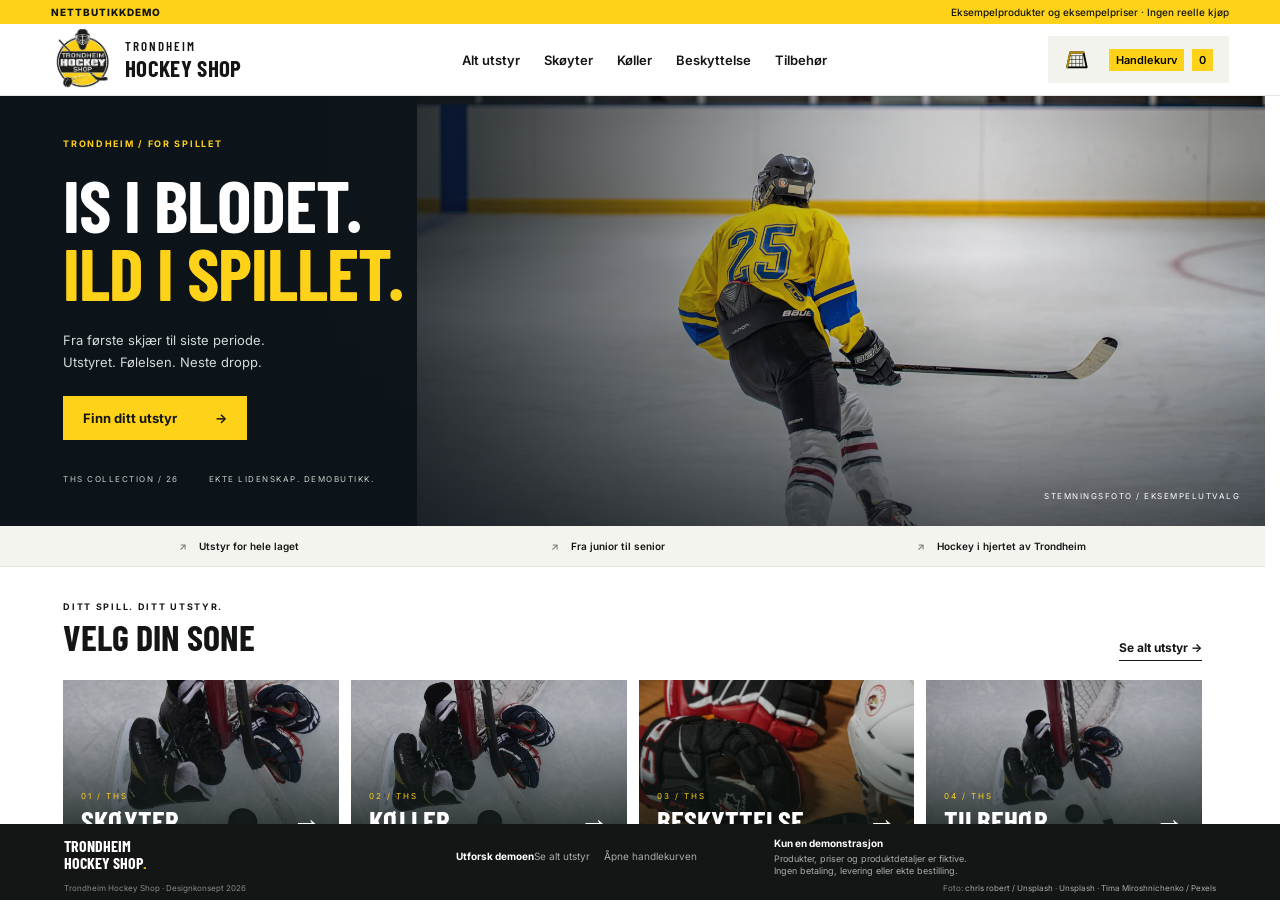
<file: hockey/index.html>
<!doctype html>
<html lang="nb"><head><meta charset="utf-8"><meta name="viewport" content="width=device-width,initial-scale=1"><meta name="description" content="Trondheim Hockey Shop – interaktiv nettbutikkdemo med eksempelprodukter og demonstrasjonskasse."><title>Trondheim Hockey Shop · Nettbutikkdemo</title><link rel="stylesheet" href="/hockey/style.css?v=2"><link rel="stylesheet" href="/hockey/upgrade.css?v=3"></head><body>
<div class="demo-bar">NETTBUTIKKDEMO <span>Eksempelprodukter og eksempelpriser · Ingen reelle kjøp</span></div>
<header><a href="#" class="brand" aria-label="Trondheim Hockey Shop – forside"><img src="/hockey/assets/logo.png?v=2" width="76" height="76" alt="Trondheim Hockey Shop"><span class="brand-name">TRONDHEIM<strong>HOCKEY SHOP</strong></span></a><nav class="desktop-nav" aria-label="Hovedmeny"><a href="#butikk">Alt utstyr</a><a href="#kategori/skoyter">Skøyter</a><a href="#kategori/koller">Køller</a><a href="#kategori/beskyttelse">Beskyttelse</a><a href="#kategori/tilbehor">Tilbehør</a></nav><button class="cart-button" id="cart-button" aria-label="Åpne handlekurv"><svg class="goal-icon" viewBox="0 0 32 28" fill="none" aria-hidden="true"><path d="M4 24 8 5h17l4 19Z" stroke="currentColor" stroke-width="2.4" stroke-linejoin="round"/><path d="M4 24h20V9H7M24 9l1-4m-1 19 5 0M10 9v15m5-15v15m5-15v15M6 14h18M5 19h19" stroke="currentColor" stroke-width="1" opacity=".65"/><path d="M4 24 8 5h17" stroke="#b58b00" stroke-width="2.4" stroke-linecap="round"/></svg><span class="cart-label">Handlekurv</span> <span id="cart-count">0</span></button><button id="menu-toggle" class="menu-toggle" aria-haspopup="dialog" aria-controls="puck-menu" aria-expanded="false"><span class="mini-puck">THS</span><span>Meny</span></button></header>
<main id="main"></main><footer><div><strong>TRONDHEIM<br>HOCKEY SHOP<span class="yellow">.</span></strong><p>For spillet. For laget. For Trondheim.</p></div><div><b>Utforsk demoen</b><a href="#butikk">Se alt utstyr</a><button id="footer-cart">Åpne handlekurven</button></div><div><b>Kun en demonstrasjon</b><p>Produkter, priser og produktdetaljer er fiktive.<br>Ingen betaling, levering eller ekte bestilling.</p></div><small>Trondheim Hockey Shop · Designkonsept 2026 <span class="photo-credit">Foto: <a href="https://unsplash.com/photos/F5DLFe_KB_U" target="_blank" rel="noopener">chris robert / Unsplash</a> · <a href="https://unsplash.com/s/photos/ice-hockey" target="_blank" rel="noopener">Unsplash</a> · <a href="https://www.pexels.com/photo/6847532/" target="_blank" rel="noopener">Tima Miroshnichenko / Pexels</a></span></small></footer>
<dialog id="cart-dialog" aria-labelledby="cart-title"><div class="drawer-head"><h2 id="cart-title">Handlekurven din</h2><button class="icon-button" id="close-cart" aria-label="Lukk handlekurven">×</button></div><div id="cart-content"></div></dialog><div id="toast" role="status" aria-live="polite"></div><script src="/hockey/app.js?v=2"></script><script src="/hockey/menu.js?v=3"></script></body></html>
</file>
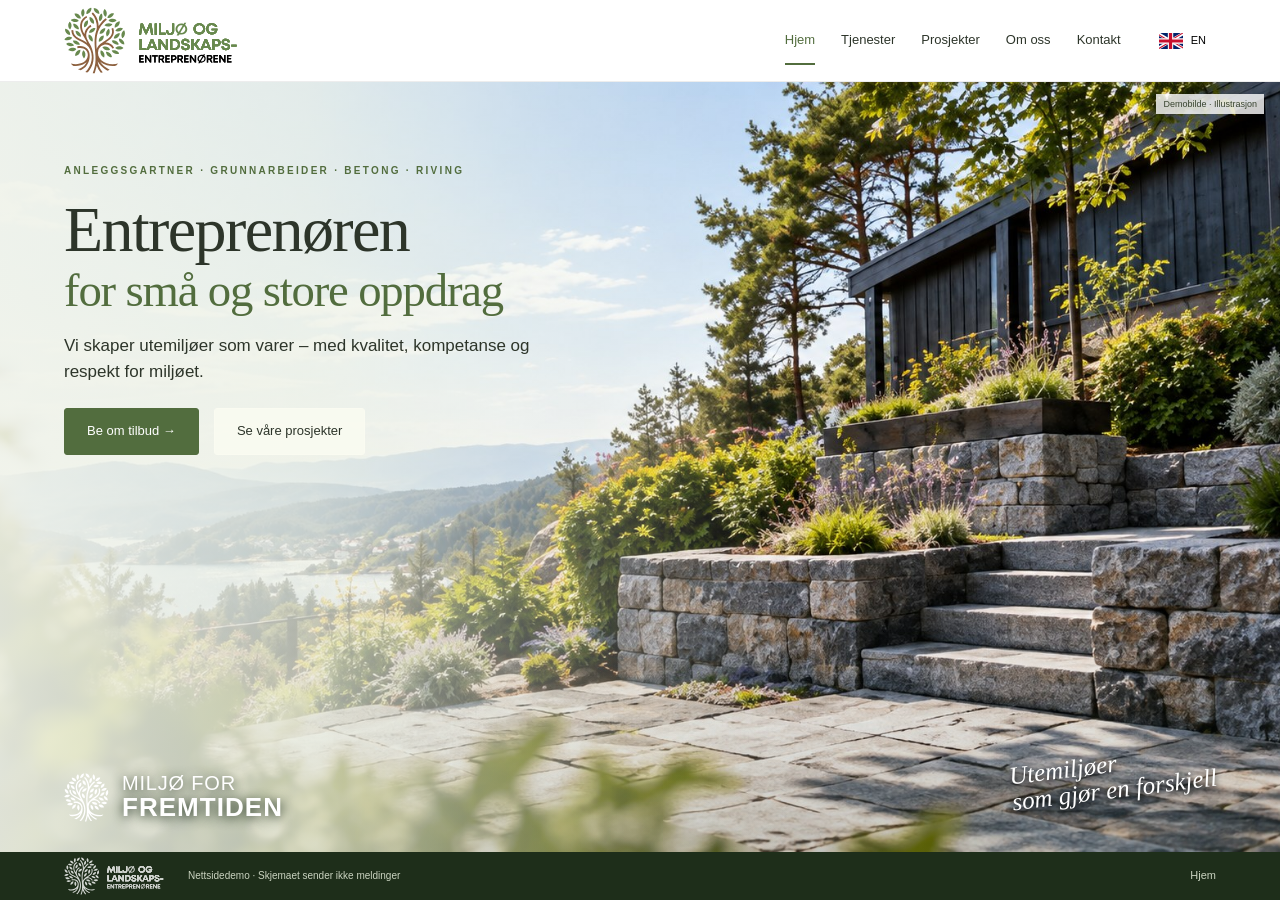
<file: miljo/index.html>
<!doctype html>
<html lang="nb">
<head>
<base href="/miljo/">
<meta charset="UTF-8"><meta name="viewport" content="width=device-width, initial-scale=1">
<meta name="robots" content="noindex,nofollow"><meta name="description" content="Nettsidedemo for Miljø og Landskapsentreprenørene AS.">
<title>Miljø og Landskapsentreprenørene AS</title>
<link rel="stylesheet" href="./style.css"><script src="./content.js" defer></script><script src="./app.js" defer></script>
</head>
<body>
<a class="skip" href="#main" data-t="skip"></a>

<header><a class="brand" href="#hjem"><img src="./assets/logo.svg" alt="Miljø og Landskapsentreprenørene AS" width="600" height="232"></a><button id="menu" aria-expanded="false" aria-controls="navigation" data-t="menu"></button><nav id="navigation" aria-label="Hovedmeny"><a href="#hjem" data-t="home"></a><a href="#tjenester" data-t="services"></a><a href="#prosjekter" data-t="projects"></a><a href="#om-oss" data-t="about"></a><a href="#kontakt" class="nav-contact" data-t="contact"></a></nav><button id="language" class="language"></button></header>
<main id="main" tabindex="-1">
<section id="hjem" class="hero"><img class="hero-background" src="./assets/demo-hero.jpg" alt="" fetchpriority="high"><div class="hero-copy"><p class="eyebrow" data-t="heroLabel"></p><h1><span data-t="heroTitle"></span><em data-t="heroAccent"></em></h1><p class="lead" data-t="heroText"></p><div class="actions"><a class="button" href="#kontakt" data-t="heroCta"></a><a class="button secondary" href="#prosjekter" data-t="projectCta"></a></div></div><div class="hero-signature"><img src="./assets/tree.svg" alt=""><div><span data-t="captionSmall"></span><strong data-t="captionBig"></strong></div></div><p class="hero-hand" data-t="heroHand"></p><span class="image-note" data-t="imageNote"></span></section>
<section id="tjenester" class="services-section"><div class="service-heading"><p class="eyebrow" data-t="servicesLabel"></p><h2 data-t="servicesTitle"></h2></div><div id="service-grid" class="service-grid"></div></section>
<section id="prosjekter" class="section projects"><div class="section-top"><div><p class="eyebrow" data-t="projectsLabel"></p><h2 data-t="projectsTitle"></h2></div><button id="show-projects" class="text-link" aria-expanded="false" aria-controls="project-grid filters"></button></div><div id="filters" class="filters" role="group" hidden></div><div id="project-grid" class="project-grid"></div><div class="project-pagination"><button id="page-previous" type="button"></button><span id="page-count" role="status" aria-live="polite"></span><button id="page-next" type="button"></button></div><p class="project-note" data-t="projectsText"></p></section>
<section id="om-oss" class="about"><div class="about-photo"><img src="./assets/reference1.jpg" alt="" loading="lazy"></div><div class="about-copy"><p class="eyebrow" data-t="aboutLabel"></p><h2 data-t="aboutTitle"></h2><p data-t="aboutText"></p><a class="button" href="#kontakt" data-t="aboutCta"></a></div><p class="about-hand" data-t="aboutHand"></p></section>
<section id="kontakt" class="section contact"><div><p class="eyebrow" data-t="contactLabel"></p><h2 data-t="contactTitle"></h2><p data-t="contactText"></p><a class="phone" href="tel:+4791853666">918 53 666</a><a href="mailto:arnt@m-le.no">arnt@m-le.no</a><address>Lundamovegen 445<br>7232 Lundamo</address><div class="social-links"><a href="https://www.facebook.com/profile.php?id=61557363061562" target="_blank" rel="noopener noreferrer" data-t="facebook"></a><a href="https://www.google.com/maps/search/?api=1&query=Lundamovegen+445+7232+Lundamo" target="_blank" rel="noopener noreferrer" data-t="map"></a></div></div><form id="contact-form"><p class="form-note" data-t="formNote"></p><div class="form-row"><div><label for="name" data-t="name"></label><input id="name" name="name" autocomplete="name" required maxlength="100"></div><div><label for="email" data-t="email"></label><input id="email" name="email" type="email" autocomplete="email" required maxlength="200"></div></div><label for="message" data-t="message"></label><textarea id="message" name="message" rows="3" required maxlength="3000"></textarea><button class="button" type="submit" disabled data-t="submit"></button><p id="form-status" role="status" aria-live="polite"></p></form></section>
</main>
<footer><img src="./assets/logo.svg" alt="Miljø og Landskapsentreprenørene AS" width="300" height="116"><p data-t="footer"></p><a href="#hjem" data-t="home"></a></footer>
<dialog id="project-dialog" aria-labelledby="dialog-title"><button id="close-dialog" class="close"></button><img id="dialog-image" alt=""><p class="eyebrow" data-t="demoProject"></p><h2 id="dialog-title"></h2><p id="dialog-text"></p><p class="muted" data-t="projectDisclaimer"></p><div class="dialog-controls"><button id="previous"></button><span id="counter"></span><button id="next"></button></div></dialog>
<noscript>Denne demoen trenger JavaScript for innhold og språkbytte. / This demo requires JavaScript.</noscript>
</body></html>
</file>
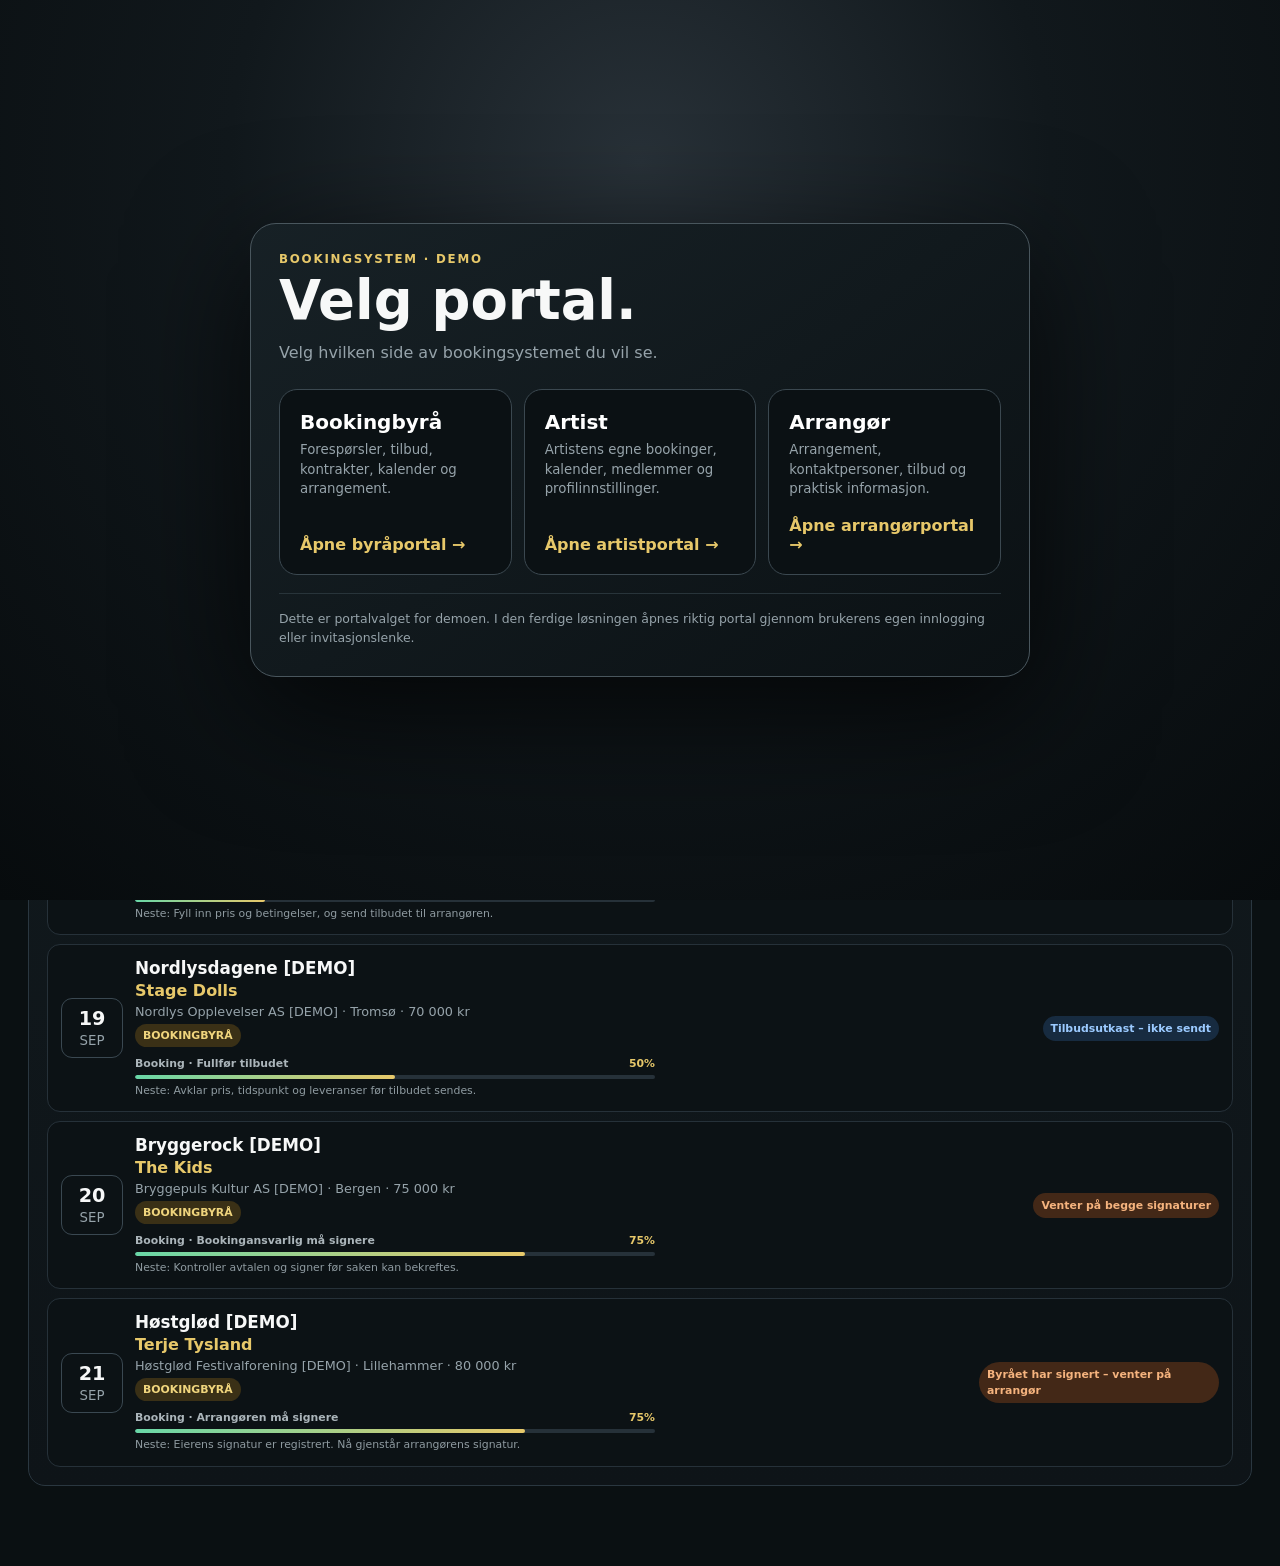
<file: booking.html>
<!doctype html>
<html lang="no">
<head>
<meta charset="utf-8">
<meta name="viewport" content="width=device-width,initial-scale=1">
<title>Bookingsystem – Booking → Arrangement</title>
<style>
:root{
 --bg:#080b0d;--panel:#10171b;--panel2:#151d22;--line:#2a3740;
 --text:#f7f8f8;--muted:#96a3aa;--gold:#e7c86a;--green:#69d7a7;
 --yellow:#efc86b;--orange:#ef9b5f;--red:#ff838b;--blue:#8ec5ff;
}
*{box-sizing:border-box}body{margin:0;background:var(--bg);color:var(--text);font-family:Inter,system-ui,-apple-system,BlinkMacSystemFont,"Segoe UI",sans-serif}
button,input,select,textarea{font:inherit}button{cursor:pointer}
.top{position:sticky;top:0;z-index:50;background:rgba(8,11,13,.96);backdrop-filter:blur(18px);border-bottom:1px solid var(--line)}
.topin{max-width:1380px;min-height:64px;margin:auto;padding:10px 18px;display:flex;justify-content:flex-start;align-items:center;gap:12px}
.brand{display:flex;align-items:center;gap:11px;font-weight:900}.logo{width:40px;height:40px;border-radius:12px;background:var(--gold);color:#151515;display:grid;place-items:center}
.user{display:flex;align-items:center;gap:9px;color:var(--muted)}.avatar{width:36px;height:36px;border-radius:50%;background:#26323a;display:grid;place-items:center;color:#fff;font-weight:900}
.layout{max-width:1380px;margin:auto;display:grid;grid-template-columns:238px minmax(0,1fr)}
aside{border-right:1px solid var(--line);padding:22px 14px;min-height:calc(100vh - 65px);position:sticky;top:65px;align-self:start}
.group{font-size:.7rem;color:#6d7b83;text-transform:uppercase;letter-spacing:.15em;margin:5px 10px 9px}
.nav{display:flex;align-items:center;gap:10px;color:#adb7bc;text-decoration:none;padding:11px 12px;border-radius:10px;margin:3px 0}
.nav.on{background:var(--panel2);color:#fff;border:1px solid #314049}.count{margin-left:auto;background:#312915;color:#f2d47a;padding:3px 7px;border-radius:99px;font-size:.7rem;font-weight:900}
main{padding:24px 28px 80px;min-width:0}.view{display:none}.view.on{display:block}
.searchwrap{position:relative;margin-bottom:20px}.search{width:100%;background:#0e1519;border:1px solid #34434c;color:#fff;border-radius:14px;padding:14px 16px 14px 44px;outline:none}
.searchicon{position:absolute;left:15px;top:50%;transform:translateY(-50%);color:#8d9aa1}.results{display:none;position:absolute;left:0;right:0;top:54px;z-index:80;background:#11191d;border:1px solid #34434c;border-radius:14px;box-shadow:0 24px 70px #000a;overflow:hidden}.results.on{display:block}
.result{display:grid;grid-template-columns:38px 1fr auto;gap:11px;align-items:center;padding:12px;border-top:1px solid #222d33;cursor:pointer}.result:first-child{border-top:0}.result:hover{background:#162026}
.ricon{width:38px;height:38px;border-radius:10px;background:#243038;display:grid;place-items:center;font-size:.75rem;font-weight:900}.rtype{font-size:.67rem;color:#77858d;text-transform:uppercase;letter-spacing:.08em}.rmeta{font-size:.76rem;color:#9ca8ae}
.eyebrow{font-size:.74rem;color:var(--gold);text-transform:uppercase;letter-spacing:.15em;font-weight:900}h1{font-size:clamp(2rem,5vw,3.45rem);line-height:1;margin:8px 0 10px}.lead{color:var(--muted);max-width:820px;line-height:1.55}
.headrow{display:flex;justify-content:space-between;align-items:flex-start;gap:16px}.actions{display:flex;gap:9px;flex-wrap:wrap}.btn{border:1px solid #34434c;background:#11191d;color:#fff;border-radius:11px;padding:10px 13px;font-weight:800}.btn.primary{background:var(--gold);border-color:var(--gold);color:#151515}.btn.danger{border-color:#5c2b31;color:#ff9ba2}
.stats{display:grid;grid-template-columns:repeat(4,1fr);gap:12px;margin:20px 0}.card{background:linear-gradient(180deg,#11191d,#0e1418);border:1px solid var(--line);border-radius:17px;padding:18px}.stat span{color:var(--muted);font-size:.8rem}.stat strong{display:block;font-size:1.75rem;margin:5px 0}
.gold{color:var(--gold)!important}.green{color:var(--green)!important}.yellow{color:var(--yellow)!important}.orange{color:var(--orange)!important}.red{color:var(--red)!important}.blue{color:var(--blue)!important}
.pipeline{display:grid;grid-template-columns:repeat(4,1fr);gap:10px;margin:20px 0}.pipe{background:#0d1316;border:1px solid #2c3941;border-radius:14px;padding:15px}.pipe strong{display:block;font-size:1.4rem;margin-top:4px}.pipe small{color:var(--muted)}
.grid2{display:grid;grid-template-columns:1.35fr .85fr;gap:14px}.dashboardRequestsGrid{grid-template-columns:1fr}.sectionTitle{display:flex;justify-content:space-between;align-items:center;margin:22px 0 10px}
.caseList,.eventList{display:flex;flex-direction:column;gap:9px}.case,.eventrow{display:grid;grid-template-columns:62px 1fr auto;gap:12px;align-items:center;background:#0c1215;border:1px solid #263139;border-radius:13px;padding:13px;cursor:pointer}
.datebox{border:1px solid #3a4851;border-radius:11px;text-align:center;padding:8px 5px}.datebox b{display:block;font-size:1.2rem}.datebox small{color:var(--muted)}
.caseTitle,.eventTitle{font-weight:900;font-size:1.05rem}.artistTitle{color:var(--gold);font-weight:800;margin-top:3px}.meta{color:var(--muted);font-size:.8rem;margin-top:4px}
.badge{display:inline-block;border-radius:999px;padding:5px 8px;font-size:.68rem;font-weight:900}.bg-yellow{background:#3a3016;color:#f0d57d}.bg-orange{background:#432817;color:#f5b37e}.bg-green{background:#123427;color:#7ce0ad}.bg-red{background:#3b1c20;color:#ff9da3}.bg-blue{background:#172b40;color:#9bcaff}
.stagebar{display:block;margin:16px 0;overflow:visible}
.journeyCard{--progress:0%;border:1px solid #344149;border-radius:16px;padding:15px;background:linear-gradient(145deg,#111a1f,#0b1114);box-shadow:inset 0 1px 0 #ffffff08}
.journeyHead{display:flex;align-items:center;justify-content:space-between;gap:12px;margin-bottom:11px}.journeyHead small{display:block;color:var(--muted);font-size:.67rem;font-weight:900;letter-spacing:.1em;text-transform:uppercase}.journeyHead b{display:block;margin-top:3px;font-size:.95rem}.journeyPercent{color:var(--gold);font-size:1.15rem;font-weight:950}
.journeyTrack{position:relative;height:6px;margin:0 16px;background:#273239;border-radius:99px;overflow:hidden}.journeyTrack i{display:block;width:var(--progress);height:100%;border-radius:inherit;background:linear-gradient(90deg,var(--green),var(--gold));transition:width .35s ease}
.journeySteps{display:grid;grid-template-columns:repeat(var(--steps),minmax(0,1fr));gap:6px;margin-top:-13px}.journeyStep{position:relative;min-width:0;text-align:center;color:#748087;font-size:.69rem;font-weight:800}.journeyDot{width:25px;height:25px;margin:0 auto 7px;border:2px solid #344149;border-radius:50%;display:grid;place-items:center;background:#0d1417;color:#839097;font-size:.67rem}.journeyStep.done{color:#91cdb0}.journeyStep.done .journeyDot{background:#173d2e;border-color:#3c8a65;color:#8ce2b5}.journeyStep.current{color:#f4dda0}.journeyStep.current .journeyDot{background:var(--gold);border-color:#f3da8d;color:#111;box-shadow:0 0 0 5px #e7c86a16,0 0 22px #e7c86a35;animation:journeyPulse 2s ease-in-out infinite}.journeyStep span:last-child{display:block;white-space:normal;line-height:1.25}
.nextAction{display:flex;align-items:center;gap:11px;margin-top:14px;padding:12px;border:1px solid #6f6030;border-radius:13px;background:#e7c86a0d}.nextActionIcon{width:34px;height:34px;flex:0 0 34px;border-radius:10px;display:grid;place-items:center;background:var(--gold);color:#111;font-weight:950}.nextActionText{min-width:0;flex:1}.nextActionText small{display:block;color:var(--gold);font-size:.64rem;font-weight:950;letter-spacing:.11em;text-transform:uppercase}.nextActionText b{display:block;margin:2px 0;color:#fff}.nextActionText span{display:block;color:var(--muted);font-size:.75rem;line-height:1.35}.nextAction .btn{flex:0 0 auto}
.miniJourney{margin-top:10px;max-width:520px}.miniJourneyHead{display:flex;justify-content:space-between;gap:10px;color:#abb5ba;font-size:.68rem;font-weight:800}.miniJourneyHead b{color:var(--gold)}.miniJourneyTrack{height:4px;margin:5px 0;background:#263139;border-radius:99px;overflow:hidden}.miniJourneyTrack i{display:block;height:100%;border-radius:inherit;background:linear-gradient(90deg,var(--green),var(--gold))}.miniJourney small{display:block;color:#8f9ba1;font-size:.68rem;line-height:1.3}.case>div:nth-child(2),.eventrow>div:nth-child(2),.artistEvent>div:nth-child(2){min-width:0}
@keyframes journeyPulse{0%,100%{box-shadow:0 0 0 4px #e7c86a12,0 0 18px #e7c86a25}50%{box-shadow:0 0 0 7px #e7c86a08,0 0 28px #e7c86a45}}
.workspace{display:none;margin-top:18px}.workspace.on{display:block}.workspaceTop{display:flex;justify-content:space-between;gap:14px;align-items:flex-start}.tabs{display:flex;gap:7px;overflow:auto;margin:16px 0}.tab{white-space:nowrap;border-radius:999px}.tab.on{background:var(--gold);color:#111;border-color:var(--gold)}
.panel{display:none}.panel.on{display:block}.rolegrid{display:grid;grid-template-columns:repeat(3,1fr);gap:10px}.rolecard{background:#0b1114;border:1px solid #263139;border-radius:12px;padding:13px}.rolecard small{color:var(--muted)}.roleline{display:flex;justify-content:space-between;align-items:center;gap:8px;margin-top:10px}
.contract{background:#0b1114;border:1px solid #354149;border-radius:14px;padding:18px}.contract h3{margin:0 0 10px}.contractRow{display:grid;grid-template-columns:180px 1fr;gap:12px;padding:9px 0;border-top:1px solid #202b31}.contractRow:first-of-type{border-top:0}.contractRow span:first-child{color:var(--muted)}
.signgrid{display:grid;grid-template-columns:1fr 1fr;gap:10px;margin-top:14px}.signcard{background:#0c1215;border:1px solid #263139;border-radius:12px;padding:14px}.signcard b{display:block;margin-bottom:6px}
.field{margin:0 0 12px}.field label{display:block;color:#aab5bb;font-size:.76rem;margin-bottom:6px}.field input,.field select,.field textarea{width:100%;background:#0a1013;color:#fff;border:1px solid #2d3940;border-radius:10px;padding:11px}.field textarea{min-height:90px}
.formgrid{display:grid;grid-template-columns:1fr 1fr;gap:12px}.full{grid-column:1/-1}
.timeline{border-left:2px solid #2e3a41;padding-left:22px;margin-left:8px;display:grid;gap:12px}
.timeitem{display:grid;grid-template-columns:76px minmax(0,1fr);gap:14px;align-items:start;margin:0;padding:10px 0}
.timeitem .time{font-weight:900;color:#fff;white-space:nowrap}
.timeitem .timecontent{min-width:0}
.timeitem .timecontent b{display:block;font-size:.98rem;line-height:1.25}
.timeitem .timecontent small{display:block;color:var(--muted);margin-top:4px;line-height:1.4}
@media(max-width:760px){
 .timeline{padding-left:16px;margin-left:3px;gap:8px}
 .timeitem{grid-template-columns:62px minmax(0,1fr);gap:10px;padding:8px 0}
 .timeitem .time{font-size:.86rem}
 .timeitem .timecontent b{font-size:.9rem}
 .timeitem .timecontent small{font-size:.76rem}
}
.cal{display:grid;grid-template-columns:repeat(7,1fr);gap:7px}.dow{text-align:center;color:#77858d;font-size:.72rem;padding:3px}.day{min-height:88px;border:1px solid #222d33;border-radius:11px;padding:7px;background:#0a0f12}.day .num{font-size:.75rem;color:#8c989f}.calItem{margin-top:6px;padding:5px;border-radius:7px;font-size:.64rem;font-weight:800;line-height:1.25}.hold{background:#392f16;color:#f0d57d}.signed{background:#123427;color:#7ce0ad}.contractSent{background:#432817;color:#f5b37e}
.modalback{position:fixed;inset:0;background:rgba(3,7,9,.62);backdrop-filter:blur(12px);display:none;align-items:center;justify-content:center;padding:14px;z-index:100}.modalback.on{display:flex}
.modal{width:min(560px,100%);max-height:calc(100dvh - 28px);overflow:hidden;background:rgba(17,25,29,.86);backdrop-filter:blur(26px) saturate(120%);border:1px solid rgba(255,255,255,.12);border-radius:22px;padding:18px;box-shadow:0 28px 90px rgba(0,0,0,.65)}
.modal h2{margin:0 0 6px}.modal p{color:var(--muted);font-size:.87rem}
.modalactions{display:flex;justify-content:space-between;gap:8px;margin-top:16px}
.wizardTop{display:flex;justify-content:space-between;align-items:flex-start;gap:12px;margin-bottom:14px}
.wizardStepLabel{font-size:.72rem;letter-spacing:.12em;text-transform:uppercase;color:var(--gold);font-weight:900}
.wizardClose{border:1px solid rgba(255,255,255,.12);background:rgba(255,255,255,.06);color:#fff;width:36px;height:36px;border-radius:50%;font-size:1.1rem}
.progressDots{display:grid;grid-template-columns:repeat(4,1fr);gap:6px;margin:10px 0 16px}
.progressDots i{height:5px;border-radius:999px;background:#28343a}.progressDots i.on{background:var(--gold)}
.wstep{display:none}.wstep.on{display:block}
.artistPicker{display:flex;flex-direction:column;gap:9px;max-height:46dvh;overflow:auto;padding-right:2px}
.artistOption{display:flex;justify-content:space-between;align-items:center;gap:10px;padding:13px;border:1px solid #2f3c44;background:rgba(8,13,16,.65);border-radius:13px;cursor:pointer}
.artistOption.on{border-color:#826f37;background:rgba(69,55,20,.42)}.artistOption small{display:block;color:var(--muted);margin-top:2px}
.artistTick{width:24px;height:24px;border-radius:50%;border:1px solid #53616a;display:grid;place-items:center}.artistOption.on .artistTick{background:var(--gold);color:#111;border-color:var(--gold)}
.artistSearch{position:relative;margin-bottom:10px}.artistSearch input{padding-left:39px}.artistSearch span{position:absolute;left:13px;top:50%;transform:translateY(-50%);color:#849199}
.summaryBox{background:rgba(6,11,14,.68);border:1px solid #2c3941;border-radius:14px;padding:13px}
.summaryRow{display:flex;justify-content:space-between;gap:14px;padding:8px 0;border-top:1px solid #202a30}.summaryRow:first-child{border-top:0}.summaryRow span:first-child{color:var(--muted)}
@media(max-width:760px){.modalback{align-items:center;padding:8px}.modal{width:100%;max-height:calc(100dvh - 16px);border-radius:22px;padding:14px}.artistPicker{max-height:42dvh}}
.toast{position:fixed;left:50%;bottom:26px;transform:translateX(-50%) translateY(20px);background:#f2eddf;color:#111;border-radius:11px;padding:12px 16px;font-weight:900;opacity:0;transition:.2s;z-index:120;pointer-events:none}.toast.on{opacity:1;transform:translateX(-50%) translateY(0)}
.mobileNav{display:none}
@media(max-width:980px){.stats,.pipeline{grid-template-columns:1fr 1fr}.grid2{grid-template-columns:1fr}.rolegrid{grid-template-columns:1fr 1fr}}
@media(max-width:760px){.layout{display:block}aside{display:none}.topin{padding:10px 12px}.user .words{display:none}.mobileNav{display:flex;gap:7px;overflow:auto;padding:8px 11px;border-top:1px solid var(--line)}.mobileNav button{white-space:nowrap;background:#11191d;border:1px solid #29363e;color:#aeb7bc;padding:8px 10px;border-radius:999px}.mobileNav button.on{color:#fff;border-color:#6a592e}main{padding:16px 13px 70px}.stats,.pipeline{grid-template-columns:1fr 1fr}.headrow{display:block}.actions{margin-top:12px}.case,.eventrow{grid-template-columns:52px 1fr}.case>.badge,.eventrow>.badge{grid-column:2}.rolegrid,.signgrid,.formgrid{grid-template-columns:1fr}.full{grid-column:auto}.day{min-height:70px;padding:5px}.cal{gap:4px}.calItem{font-size:.57rem;padding:4px}.workspaceTop{display:block}.contractRow{grid-template-columns:1fr;gap:3px}}
@media(max-width:760px){.journeyCard{padding:12px}.journeyStep{font-size:.6rem}.journeyDot{width:23px;height:23px}.nextAction{align-items:flex-start}.nextAction .btn{width:100%;margin-top:8px}.nextAction{flex-wrap:wrap}.nextActionText{width:calc(100% - 48px)}.miniJourney{display:none}}

.wstep{
  min-height:0;
}
.wstep.on{
  display:block;
  overflow-y:auto;
  overscroll-behavior:contain;
  -webkit-overflow-scrolling:touch;
  padding-right:2px;
}
.modal{
  display:flex;
  flex-direction:column;
}
.wizardTop,.progressDots,.modalactions{
  flex:0 0 auto;
}
.wstep.on{
  flex:1 1 auto;
}
.modalactions{
  z-index:3;
  border-top:1px solid rgba(255,255,255,.06);
}
.step2grid{align-content:start}
.compactField{margin-bottom:8px}

@media(max-width:760px){
  .modalback{
    align-items:center;
    padding:8px;
  }
  .modal{
    height:min(760px,calc(100dvh - 16px));
    max-height:calc(100dvh - 16px);
    padding:14px 14px 12px;
  }
  .wizardTop{
    margin-bottom:10px;
  }
  .wizardTop h2{
    font-size:1.85rem;
    margin-bottom:4px;
  }
  .wizardTop p{
    margin:6px 0 0;
  }
  .progressDots{
    margin:8px 0 12px;
  }
  .wstep.on{
    overflow-y:auto;
    padding-bottom:10px;
  }
  .formgrid{
    gap:8px;
  }
  .field{
    margin-bottom:6px;
  }
  .field label{
    margin-bottom:4px;
    font-size:.72rem;
  }
  .field input,.field select,.field textarea{
    padding:10px 11px;
    min-height:44px;
  }
  .modalactions{
    position:relative;
    bottom:auto;
    margin-top:8px;
    padding-top:10px;
    background:rgba(17,25,29,.96);
  }
  .modalactions .btn{
    min-height:46px;
  }
}


@media(max-width:760px){
  #requestModal .modal{
    width:calc(100vw - 16px)!important;
    max-width:calc(100vw - 16px)!important;
    margin:0 auto!important;
  }
  #requestModal .modalactions{
    width:100%;
    display:flex;
    justify-content:space-between;
    gap:10px;
  }
  #requestModal .modalactions .btn{
    max-width:48%;
  }
}


/* iPhone wizard: hard viewport lock — prevents any horizontal collapse/overflow */
@media (max-width:760px){
  html, body{
    overflow-x:hidden!important;
  }

  #requestModal{
    padding:0!important;
    overflow:hidden!important;
  }

  #requestModal.on{
    display:block!important;
  }

  #requestModal .modal{
    position:fixed!important;
    left:8px!important;
    right:8px!important;
    top:max(8px, env(safe-area-inset-top))!important;
    bottom:max(8px, env(safe-area-inset-bottom))!important;
    width:auto!important;
    min-width:0!important;
    max-width:none!important;
    height:auto!important;
    max-height:none!important;
    margin:0!important;

    display:grid!important;
    grid-template-columns:minmax(0,1fr)!important;
    grid-template-rows:auto auto minmax(0,1fr) auto!important;

    overflow:hidden!important;
    padding:14px!important;
    border-radius:22px!important;
  }

  #requestModal .wizardTop{
    grid-row:1!important;
    grid-column:1!important;
    width:100%!important;
    min-width:0!important;
    margin:0 0 8px!important;
  }

  #requestModal .wizardTop > div{
    min-width:0!important;
    max-width:calc(100% - 48px)!important;
  }

  #requestModal .wizardTop h2,
  #requestModal .wizardTop p{
    max-width:100%!important;
    overflow-wrap:anywhere!important;
  }

  #requestModal .progressDots{
    grid-row:2!important;
    grid-column:1!important;
    width:100%!important;
    min-width:0!important;
    margin:6px 0 12px!important;
  }

  #requestModal .wstep{
    grid-row:3!important;
    grid-column:1!important;
    width:100%!important;
    min-width:0!important;
    max-width:100%!important;
    overflow-y:auto!important;
    overflow-x:hidden!important;
    -webkit-overflow-scrolling:touch!important;
    padding:0 2px 8px 0!important;
  }

  #requestModal .wstep[data-step="1"]{
    overflow:hidden!important;
  }

  #requestModal #agencyArtistPicker{
    display:grid!important;
    grid-template-rows:auto minmax(0,1fr)!important;
    width:100%!important;
    height:100%!important;
    min-height:0!important;
  }

  #requestModal #agencyArtistPicker .artistPicker{
    height:100%!important;
    min-height:0!important;
    max-height:none!important;
    overflow-y:auto!important;
    overscroll-behavior:contain!important;
    padding-bottom:8px!important;
  }

  #requestModal .formgrid,
  #requestModal .step2grid{
    display:grid!important;
    grid-template-columns:minmax(0,1fr)!important;
    width:100%!important;
    min-width:0!important;
    max-width:100%!important;
    gap:8px!important;
  }

  #requestModal .full{
    grid-column:1!important;
  }

  #requestModal .field,
  #requestModal .rolecard,
  #requestModal .summaryBox,
  #requestModal .artistPicker,
  #requestModal .artistOption{
    width:100%!important;
    min-width:0!important;
    max-width:100%!important;
  }

  #requestModal input,
  #requestModal select,
  #requestModal textarea{
    display:block!important;
    width:100%!important;
    min-width:0!important;
    max-width:100%!important;
  }

  #requestModal .rolecard{
    overflow-wrap:anywhere!important;
  }

  #requestModal .modalactions{
    grid-row:4!important;
    grid-column:1!important;
    width:100%!important;
    min-width:0!important;
    max-width:100%!important;
    display:grid!important;
    grid-template-columns:minmax(0,1fr) minmax(0,1fr)!important;
    gap:10px!important;
    margin:8px 0 0!important;
    padding:10px 0 0!important;
    position:relative!important;
    left:auto!important;
    right:auto!important;
    bottom:auto!important;
    background:rgba(17,25,29,.98)!important;
    border-top:1px solid rgba(255,255,255,.07)!important;
  }

  #requestModal .modalactions .btn{
    width:100%!important;
    min-width:0!important;
    max-width:100%!important;
    margin:0!important;
    white-space:nowrap!important;
  }
}


.availabilityBox{
  margin-top:10px;
  border:1px solid #2d3940;
  border-radius:14px;
  padding:12px;
  background:rgba(8,13,16,.62);
}
.availabilityBox.hidden{display:none}
.availabilityHead{
  display:flex;
  align-items:flex-start;
  gap:10px;
}
.availabilityIcon{
  width:28px;height:28px;border-radius:50%;
  display:grid;place-items:center;flex:0 0 28px;
  font-size:.82rem;font-weight:900;
}
.availabilityBox.free{border-color:#285b45;background:rgba(17,52,39,.34)}
.availabilityBox.free .availabilityIcon{background:#173d2e;color:#7ce0ad}
.availabilityBox.warn{border-color:#735f2b;background:rgba(57,47,22,.34)}
.availabilityBox.warn .availabilityIcon{background:#3a3016;color:#f0d57d}
.availabilityBox.busy{border-color:#6d2f36;background:rgba(59,28,32,.38)}
.availabilityBox.busy .availabilityIcon{background:#3b1c20;color:#ff9da3}
.availabilityTitle{font-weight:900}
.availabilityText{color:var(--muted);font-size:.78rem;margin-top:2px;line-height:1.35}
.conflictList{margin-top:10px;border-top:1px solid rgba(255,255,255,.07)}
.conflictItem{padding:9px 0;border-top:1px solid rgba(255,255,255,.06)}
.conflictItem:first-child{border-top:0}
.conflictTop{display:flex;justify-content:space-between;gap:8px;align-items:center}
.conflictItem b{font-size:.86rem}
.conflictMeta{font-size:.73rem;color:var(--muted);margin-top:3px}
.availabilityPerson{display:flex;justify-content:space-between;gap:12px;align-items:center;padding:10px 0;border-top:1px solid rgba(255,255,255,.06)}
.availabilityPerson:first-of-type{margin-top:8px}.availabilityPersonInfo{min-width:0}.availabilityPersonInfo small{display:block;color:var(--muted);margin-top:2px}
.availabilityContactActions{display:flex;gap:6px;flex-wrap:wrap;justify-content:flex-end}.availabilityContactActions .btn{padding:7px 10px;font-size:.72rem;white-space:nowrap}
.privateBusyRow{display:grid;grid-template-columns:minmax(0,1fr) minmax(145px,auto);gap:10px;align-items:center;padding:10px 0;border-bottom:1px solid var(--line)}
.privateDateRange{display:grid;grid-template-columns:1fr 1fr;gap:10px}.privateDateRange .glassField{margin:0}
.memberTechIntro{padding:12px 14px;margin:8px 0 14px;border:1px solid #e7c86a38;border-radius:12px;background:#e7c86a0a;color:var(--muted);font-size:.78rem;line-height:1.5}.memberTechSection{margin-top:14px}.memberTechHead{display:flex;justify-content:space-between;align-items:center;gap:10px;margin-bottom:8px}.memberTechHead h4{margin:0}.memberTechList{display:grid;gap:8px}.memberTechItem{position:relative;padding:12px;border:1px solid #344149;border-radius:12px;background:#091014}.memberTechGrid{display:grid;grid-template-columns:minmax(0,1.35fr) minmax(150px,.65fr);gap:8px}.memberTechGrid .wide{grid-column:1/-1}.memberTechItem .removeTech{position:absolute;right:8px;top:8px;min-height:32px;padding:5px 8px;font-size:.68rem}.memberTechEmpty{padding:12px;border:1px dashed #42515a;border-radius:10px;color:var(--muted);font-size:.76rem}.autoChannelNote{display:flex;gap:8px;align-items:flex-start;margin-top:8px;color:var(--muted);font-size:.72rem}.autoChannelNote:before{content:'↳';color:var(--gold);font-weight:900}
@media(max-width:760px){
  .availabilityBox{padding:10px;margin-top:8px}
  .conflictItem{padding:8px 0}
  .availabilityPerson{display:block}.availabilityContactActions{justify-content:flex-start;margin-top:8px}
  .privateBusyRow{grid-template-columns:1fr}.privateBusyRow select{width:100%}
  .privateDateRange{grid-template-columns:1fr}
  .memberTechGrid{grid-template-columns:1fr}.memberTechGrid .wide{grid-column:auto}.memberTechHead{align-items:flex-start;flex-direction:column}.memberTechHead .btn{width:100%}
}


/* === Artistrolle === */
.roleSwitch{display:flex;align-items:center;gap:4px;margin-left:auto;padding:4px;border:1px solid #2c3941;border-radius:999px;background:#0b1114}
.roleSwitch>span{padding:7px 10px;color:#fff;font-size:.72rem;font-weight:900;white-space:nowrap}
.roleSwitch button{border:0;background:transparent;color:#8e9aa1;padding:7px 10px;border-radius:999px;font-size:.72rem;font-weight:900;white-space:nowrap}
.portalChange{border-left:1px solid #2c3941!important;border-radius:0 999px 999px 0!important;color:var(--gold)!important}
.topin>.user{padding-left:12px;border-left:1px solid #263239}
.helpToggle{display:flex;align-items:center;gap:7px;min-height:36px;padding:7px 11px;border:1px solid #34434c;border-radius:999px;background:#10181c;color:#c4cdd1;font-size:.72rem;font-weight:900;white-space:nowrap}
.helpToggleIcon{width:20px;height:20px;border-radius:50%;display:grid;place-items:center;background:#26343b;color:var(--gold);font-size:.75rem}
.helpToggle[aria-pressed="true"]{border-color:#756632;color:#fff;background:#e7c86a12}.helpToggle[aria-pressed="true"] .helpToggleIcon{background:var(--gold);color:#111}
.contextHelpTooltip{position:fixed;z-index:500;width:max-content;max-width:min(320px,calc(100vw - 24px));padding:12px 14px;border:1px solid #7b6b38;border-radius:12px;background:#10181df5;color:#e9eef0;box-shadow:0 18px 55px #000b;backdrop-filter:blur(16px);font-size:.8rem;line-height:1.45;pointer-events:none;opacity:0;transform:translateY(4px);transition:opacity .12s,transform .12s}
.contextHelpTooltip.on{opacity:1;transform:none}.contextHelpTooltip strong{display:block;margin-bottom:4px;color:var(--gold);font-size:.77rem}.contextHelpTooltip span{display:block;color:#d2dade}
@media(hover:hover) and (min-width:761px){body.contextHelpOn [data-context-help]:hover{border-color:#8a783f!important;box-shadow:0 0 0 1px #e7c86a35}}
@media(max-width:980px) and (min-width:761px){.helpToggleLabel{display:none}}
.portalChooser{display:none;position:fixed;inset:0;z-index:300;background:radial-gradient(circle at 50% 18%,#283138 0,#11181c 42%,#070b0d 100%);padding:22px;align-items:center;justify-content:center;overflow:auto}
.portalChooser.on{display:flex}
.portalChooserCard{width:min(780px,100%);background:linear-gradient(145deg,#172126f5,#0b1114f8);border:1px solid #49565d;border-radius:26px;padding:28px;box-shadow:0 35px 120px #000b}
.portalChooserCard h1{font-size:clamp(2rem,7vw,3.4rem);margin:8px 0 12px}.portalChooserCard>.lead{max-width:620px}
.portalChoices{display:grid;grid-template-columns:repeat(3,minmax(0,1fr));gap:12px;margin-top:24px}
.portalChoice{min-height:160px;border:1px solid #3b4850;border-radius:18px;background:#0b1114;color:var(--text);padding:20px;text-align:left;display:flex;flex-direction:column;justify-content:space-between;gap:18px}
.portalChoice:hover{border-color:var(--gold);background:#e7c86a10}.portalChoice b{display:block;font-size:1.25rem;color:#fff}.portalChoice small{display:block;color:var(--muted);line-height:1.45;margin-top:6px}.portalChoice span{color:var(--gold);font-weight:900}
.portalChooserNote{margin-top:18px;padding-top:16px;border-top:1px solid #28343a;color:var(--muted);font-size:.78rem;line-height:1.5}
@media(max-width:700px){.portalChooser{padding:12px}.portalChooserCard{padding:20px;border-radius:22px}.portalChoices{grid-template-columns:1fr;gap:9px;margin-top:18px}.portalChoice{min-height:112px;padding:16px;gap:10px}.roleSwitch{font-size:.72rem}.portalChange{padding:7px!important}}
.roleSwitch button.on{background:var(--gold);color:#151515}
.artistNavBlock{display:none}
.artist-role .agencyNavBlock{display:none!important}
.artist-role .artistNavBlock{display:block}
.artistHero{background:radial-gradient(circle at 85% 15%,rgba(231,200,106,.18),transparent 32%),linear-gradient(145deg,#151e23,#0b1114);border:1px solid #34424a;border-radius:20px;padding:20px;overflow:hidden}
.artistHeroTop{display:flex;justify-content:space-between;gap:14px;align-items:flex-start}
.artistIdentity{display:flex;gap:14px;align-items:center}
.artistLogo{width:62px;height:62px;border-radius:17px;background:#e7c86a;color:#111;display:grid;place-items:center;font-weight:950;font-size:1.1rem;flex:0 0 62px}
.artistSelect{background:#0b1114;color:#fff;border:1px solid #35434b;border-radius:10px;padding:9px 10px;max-width:220px}
.artistStats{display:grid;grid-template-columns:repeat(4,1fr);gap:10px;margin:14px 0}
.artistStat{background:#0c1215;border:1px solid #27343b;border-radius:14px;padding:14px}
.artistStat small{color:var(--muted)}.artistStat strong{display:block;font-size:1.55rem;margin:5px 0}
.artistQuick{display:grid;grid-template-columns:1.1fr .9fr;gap:12px}
.artistAction{display:flex;gap:10px;align-items:flex-start;padding:12px 0;border-top:1px solid #222d33}
.artistAction:first-child{border-top:0}
.artistActionIcon{width:28px;height:28px;border-radius:9px;background:#222e34;display:grid;place-items:center;flex:0 0 28px}
.artistEvent{display:grid;grid-template-columns:54px 1fr auto;gap:11px;align-items:center;padding:12px;border:1px solid #263139;background:#0b1114;border-radius:13px;margin-top:8px}
.artistCalLegend{display:flex;gap:8px;flex-wrap:wrap;margin:10px 0}
.legendChip{font-size:.68rem;font-weight:900;border-radius:99px;padding:5px 8px}
.legendRequest{background:#392f16;color:#f0d57d}.legendContract{background:#432817;color:#f5b37e}.legendConfirmed{background:#123427;color:#7ce0ad}.legendPrivateFlexible{background:#3a3016;color:#f0d57d}.legendPrivateBusy{background:#3b1c20;color:#ff9da3}
.artistPrivate{background:#263139!important;color:#c8d0d4!important}.artistPrivate.flexible{background:#3a3016!important;color:#f0d57d!important}.artistPrivate.busy{background:#3b1c20!important;color:#ffb0b5!important}.artistPrivate.mixed{background:linear-gradient(110deg,#3b1c20 0 48%,#3a3016 52% 100%)!important;color:#fff0c7!important}.privateStatusLine{display:flex;gap:4px;flex-wrap:wrap;margin-top:4px}.privateStatusPill{display:inline-block;padding:2px 5px;border-radius:99px;font-size:.57rem;font-weight:900;line-height:1.25}.privateStatusPill.flexible{background:#66551f;color:#ffe79a}.privateStatusPill.busy{background:#702c34;color:#ffc1c5}
.profileProgress{height:8px;background:#1c262b;border-radius:99px;overflow:hidden;margin:10px 0}.profileProgress i{display:block;height:100%;background:var(--gold);width:86%}
.profileRows{display:grid;grid-template-columns:repeat(2,1fr);gap:10px}
.profileBox{background:#0b1114;border:1px solid #28343b;border-radius:13px;padding:13px}.profileBox small{display:block;color:var(--muted);margin-top:4px;line-height:1.4}
.mediaGrid{display:grid;grid-template-columns:repeat(3,1fr);gap:10px}
.mediaTile{min-height:110px;border:1px dashed #42515a;border-radius:14px;display:grid;place-items:center;text-align:center;padding:12px;color:#aeb8bd;background:#0b1114}
@media(max-width:760px){
 .topin{gap:8px;flex-wrap:wrap}
 .roleSwitch{order:3;width:100%;margin-left:0;display:grid;grid-template-columns:1fr auto}
 .roleSwitch button{padding:8px}
 .topin>.user{margin-left:auto;padding-left:0;border-left:0}
 .helpToggle,.contextHelpTooltip{display:none!important}
 .artist-role .agencyNavBlock.mobileNav{display:none!important}
 .artist-role .artistNavBlock.mobileNav{display:flex}
 .artistHero{padding:15px}.artistHeroTop{display:block}.artistLogo{width:52px;height:52px;flex-basis:52px}
 .artistSelect{width:100%;max-width:none;margin-top:12px}
 .artistStats{grid-template-columns:1fr 1fr;gap:8px}.artistStat{padding:12px}
 .artistQuick,.profileRows,.mediaGrid{grid-template-columns:1fr}
 .artistEvent{grid-template-columns:48px 1fr}.artistEvent>.badge{grid-column:2}
}


/* === Personer, roller og arrangørportal === */
.organizerNavBlock{display:none}
.organizer-role .agencyNavBlock,
.organizer-role .artistNavBlock{display:none!important}
.organizer-role .organizerNavBlock{display:block}
.contactCard{position:relative}
.contactActions{display:flex;gap:8px;flex-wrap:wrap;margin-top:10px}
.callBtn{
  display:inline-flex;align-items:center;justify-content:center;gap:6px;
  text-decoration:none;border:1px solid #2f614c;background:#123427;color:#7ce0ad;
  border-radius:10px;padding:8px 10px;font-size:.75rem;font-weight:900
}
.callBtn:hover{filter:brightness(1.08)}
.callBtn.disabled{opacity:.35;pointer-events:none}
.personStatus{display:inline-block;margin-top:5px;font-size:.7rem;color:var(--muted)}
.organizerHero{
  background:linear-gradient(145deg,#151e23,#0b1114);
  border:1px solid #34424a;border-radius:20px;padding:18px;margin-bottom:14px
}
.organizerPeople{display:grid;grid-template-columns:repeat(3,1fr);gap:10px}
.personMini{background:#0b1114;border:1px solid #29363d;border-radius:14px;padding:14px}
.personMini .phone{font-size:.78rem;color:#aeb8bd;margin-top:4px}
.personMini .name{font-size:1rem;font-weight:900;margin-top:5px}
.personMini .role{font-size:.72rem;color:var(--gold);font-weight:900;text-transform:uppercase;letter-spacing:.07em}
.addPersonCard{border-style:dashed;display:flex;align-items:center;justify-content:center;min-height:130px;text-align:center}
.artistDriverBlock{margin-top:12px}
@media(max-width:760px){
 .roleSwitch{grid-template-columns:1fr auto!important}
 .organizer-role .organizerNavBlock.mobileNav{display:flex}
 .organizerPeople{grid-template-columns:1fr}
 .callBtn{min-height:40px}
}


/* === Bookingmodell: byrå / direktebooking === */
.bookingSettings{display:grid;gap:10px;margin-top:12px}
.bookingChoice{
  display:flex;gap:10px;align-items:flex-start;padding:12px;
  border:1px solid #2b373e;border-radius:13px;background:#0b1114;cursor:pointer
}
.bookingChoice.on{border-color:#8a7437;background:rgba(231,200,106,.07)}
.bookingChoice input{margin-top:3px;accent-color:#e7c86a}
.bookingChoice b{display:block}
.bookingChoice small{display:block;color:var(--muted);margin-top:3px;line-height:1.35}
.bookingToggles{display:grid;gap:8px;margin-top:10px}
.bookingToggle{
  display:flex;align-items:flex-start;gap:9px;padding:9px 0;
  border-top:1px solid #202a30;color:#dce3e6
}
.bookingToggle input{margin-top:3px;accent-color:#e7c86a}
.ownerBadge{display:inline-flex;margin-top:5px}
.directAction{display:flex;gap:8px;align-items:center;flex-wrap:wrap;margin-top:12px}
.lockedArtist{
  border:1px solid #35434b;border-radius:14px;padding:14px;background:#0b1114
}
.lockedArtist .artistTitle{font-size:1.05rem}
.inviteStatus{margin-top:8px;padding:10px 12px;border-radius:11px;background:#0b1114;border:1px solid #28353c}
.inviteStatus.sent{border-color:#2d604c;background:rgba(18,52,39,.35)}
.creatorNote{font-size:.72rem;color:var(--muted);margin-top:5px}
@media(max-width:760px){
 .directAction .btn{width:100%}
 .bookingChoice{padding:11px}
}


/* === Tydeligere dashboard-navigasjon === */
.dashboardFlowTitle{
  display:flex;justify-content:space-between;align-items:end;gap:12px;
  margin:22px 0 10px
}
.dashboardFlowTitle h2{margin:0;font-size:1.05rem}
.dashboardFlowTitle small{color:var(--muted)}
.pipeline{margin:0 0 14px}
.pipe{
  position:relative;cursor:pointer;transition:.16s ease;
  min-height:126px;padding:16px 44px 16px 16px!important;
}
.pipe:hover{transform:translateY(-2px);border-color:#6d5c31;background:#11191d}
.pipe:active{transform:translateY(0)}
.pipe .pipeArrow{
  position:absolute;right:15px;top:50%;transform:translateY(-50%);
  font-size:1.3rem;color:#6f7c82
}
.pipe .pipeHint{display:block;margin-top:9px;font-size:.68rem;color:#7f8b91}
.pipe.newStage{border-top:3px solid #e7c86a}
.pipe.offerStage{border-top:3px solid #74b8ff}
.pipe.contractStage{border-top:3px solid #f2a35f}
.pipe.signedStage{border-top:3px solid #62d6a0}
.quickStats{
  display:flex;gap:10px;flex-wrap:wrap;margin:0 0 20px;
  padding:11px 13px;border:1px solid var(--line);
  background:#0b1114;border-radius:14px
}
.quickStat{
  display:flex;align-items:center;gap:7px;
  padding-right:12px;border-right:1px solid #273239;
  color:var(--muted);font-size:.75rem
}
.quickStat:last-child{border-right:0}
.quickStat b{color:#fff;font-size:.92rem}
.quickStat.link{cursor:pointer}
.quickStat.link:hover b{color:var(--gold)}
#requestFilterBar{
  display:none;align-items:center;justify-content:space-between;gap:10px;
  padding:10px 12px;margin:12px 0;border:1px solid #334047;
  border-radius:12px;background:#0b1114
}
#requestFilterBar.on{display:flex}
@media(max-width:760px){
 .pipeline{grid-template-columns:1fr 1fr!important}
 .pipe{min-height:112px;padding:13px 34px 13px 13px!important}
 .pipe strong{font-size:1.65rem!important}
 .pipe .pipeHint{font-size:.62rem}
 .quickStats{display:grid;grid-template-columns:1fr 1fr}
 .quickStat{border-right:0;padding-right:0}
 .dashboardFlowTitle{align-items:start}
}


/* === Artist profile glass editors === */
.profileGlassOverlay{
  position:fixed;inset:0;z-index:1200;
  background:rgba(2,5,7,.62);
  backdrop-filter:blur(10px);
  -webkit-backdrop-filter:blur(10px);
  display:none;align-items:center;justify-content:center;
  padding:18px;
}
.profileGlassOverlay.on{display:flex}
.profileGlassModal{
  width:min(760px,calc(100vw - 28px));
  max-height:min(820px,calc(100dvh - 28px));
  overflow:hidden;
  border:1px solid rgba(255,255,255,.14);
  border-radius:24px;
  background:linear-gradient(145deg,rgba(18,27,32,.92),rgba(8,13,16,.86));
  box-shadow:0 28px 80px rgba(0,0,0,.55),inset 0 1px 0 rgba(255,255,255,.05);
  display:grid;
  grid-template-rows:auto minmax(0,1fr) auto;
}
.profileGlassHead{
  display:flex;justify-content:space-between;gap:16px;align-items:flex-start;
  padding:20px 20px 14px;
  border-bottom:1px solid rgba(255,255,255,.07);
}
.profileGlassHead h2{margin:4px 0 0;font-size:1.65rem}
.profileGlassClose{
  width:42px;height:42px;border-radius:50%;border:1px solid #425059;
  background:rgba(255,255,255,.035);color:#fff;font-size:1.3rem;
  display:grid;place-items:center;cursor:pointer;flex:0 0 42px;
}
.profileGlassBody{
  overflow-y:auto;
  -webkit-overflow-scrolling:touch;
  padding:18px 20px 22px;
}
.profileGlassFoot{
  padding:13px 20px 18px;
  border-top:1px solid rgba(255,255,255,.07);
  display:flex;justify-content:flex-end;gap:10px;
  background:rgba(8,13,16,.52);
}
.glassSection{
  padding:14px;border:1px solid rgba(255,255,255,.09);
  border-radius:15px;background:rgba(4,9,12,.38);margin-bottom:12px
}
.glassSection:last-child{margin-bottom:0}
.glassSection h3{margin:0 0 4px;font-size:1rem}
.glassDesc{color:var(--muted);font-size:.78rem;line-height:1.45;margin-bottom:11px}
.glassFormGrid{display:grid;grid-template-columns:1fr 1fr;gap:10px}
.glassField{min-width:0}
.glassField.full{grid-column:1/-1}
.glassField label{display:block;color:#aeb8bd;font-size:.72rem;margin:0 0 5px}
.glassField input,.glassField select,.glassField textarea{
  width:100%;box-sizing:border-box;
  border:1px solid #344149;border-radius:11px;
  background:rgba(5,10,13,.75);color:#fff;
  padding:11px 12px;font:inherit;outline:none
}
.glassField textarea{min-height:84px;resize:vertical}
.glassField input:focus,.glassField select:focus,.glassField textarea:focus{border-color:#927c3c}
.glassChips{display:flex;gap:8px;flex-wrap:wrap}
.glassChip{
  border:1px solid #344149;background:#0b1114;color:#dfe6e9;
  border-radius:99px;padding:8px 11px;font-size:.74rem;font-weight:800;cursor:pointer
}
.glassChip.on{border-color:#8e7737;background:rgba(231,200,106,.12);color:#f0d574}
.memberRow{
  display:grid;grid-template-columns:1.3fr 1fr auto;gap:8px;align-items:end;
  padding:10px 0;border-top:1px solid rgba(255,255,255,.07)
}
.memberRow:first-child{border-top:0;padding-top:0}
.memberAvatar{
  width:38px;height:38px;border-radius:11px;background:#1b252b;
  display:grid;place-items:center;font-weight:900;color:var(--gold)
}
.uploadDrop{
  min-height:110px;border:1px dashed #4a5962;border-radius:14px;
  display:grid;place-items:center;text-align:center;padding:18px;
  background:rgba(255,255,255,.02);color:#aab5ba;cursor:pointer
}
.uploadDrop b{color:#fff}
.glassNotice{
  border:1px solid #6b5a2d;background:rgba(231,200,106,.06);
  border-radius:13px;padding:11px 12px;color:#d8c682;font-size:.78rem;line-height:1.4
}
@media(max-width:760px){
  .profileGlassOverlay{padding:8px;align-items:flex-end}
  .profileGlassModal{
    width:100%;max-width:none;max-height:calc(100dvh - 12px);
    border-radius:24px 24px 14px 14px;
  }
  .profileGlassHead{padding:16px 16px 12px}
  .profileGlassHead h2{font-size:1.42rem}
  .profileGlassBody{padding:14px 16px 18px}
  .profileGlassFoot{padding:11px 16px max(14px,env(safe-area-inset-bottom))}
  .glassFormGrid{grid-template-columns:1fr}
  .glassField.full{grid-column:1}
  .memberRow{grid-template-columns:1fr}
  .memberRow .btn{width:100%}
}


/* === Bookingcase expand/collapse === */
.case.expandedSource{border-color:#7a6936;background:#10171b}
.workspaceCollapseBar{
  display:flex;justify-content:space-between;align-items:center;gap:12px;
  margin:-4px 0 14px;padding:9px 11px;border:1px solid #334047;
  border-radius:11px;background:#0b1114
}
.workspaceCollapseBar .meta{margin:0}
.collapseBtn{white-space:nowrap}
.workspace.collapsing{overflow:hidden}
@media(max-width:760px){
  .workspaceCollapseBar{align-items:flex-start}
  .collapseBtn{min-width:110px}
}


@keyframes growWorkspace{from{opacity:.25;transform:translateY(-8px) scaleY(.97)}to{opacity:1;transform:none}}
#bookingWorkspace.on{animation:growWorkspace .18s ease-out}

</style>
<style>.artist-role .layout{grid-template-columns:minmax(0,1fr)}
.artist-role aside{display:none}
.artist-role .artistNavBlock.mobileNav{display:flex;align-items:center;gap:8px;max-width:1380px;margin:auto;padding:8px 18px 12px;overflow-x:auto;border-top:1px solid #e7c86a14;scrollbar-width:thin}
.artist-role .artistNavBlock.mobileNav button{flex:0 0 auto;min-height:40px;white-space:nowrap;padding:8px 15px;border:1px solid #e7c86a30;border-radius:999px;background:linear-gradient(145deg,#ffffff0c,#ffffff03);color:#bac2c5;font-size:.8rem;font-weight:700;backdrop-filter:blur(16px);transition:background .15s,border-color .15s}
.artist-role .artistNavBlock.mobileNav button:hover{background:#e7c86a15;border-color:#e7c86a70;color:#f5e5b3}
.artist-role .artistNavBlock.mobileNav button.on{background:linear-gradient(145deg,#e7c86a25,#e7c86a0c);border-color:#e7c86a85;color:var(--gold);box-shadow:inset 0 1px 0 #fff1}
.artist-role .artistNavBlock.mobileNav button:focus-visible{outline:2px solid var(--gold);outline-offset:2px}
@media(max-width:760px){.artist-role .artistNavBlock.mobileNav{padding:8px 12px 10px;gap:6px}.artist-role .artistNavBlock.mobileNav button{padding:8px 12px;min-height:44px}}
.artist-role #artistCalendarGrid button.calItem{display:block;width:100%;border:0;text-align:left;font:inherit;font-size:.65rem;overflow-wrap:anywhere;cursor:pointer}
.artist-role #artistCalendarGrid button.calItem:hover{filter:brightness(1.3)}
.artist-role #artistCalendarGrid button.calItem:focus-visible{outline:2px solid var(--gold);outline-offset:2px}
.jobGlassOverlay{display:none;position:fixed;inset:0;z-index:90;padding:20px;background:#03070999;backdrop-filter:blur(12px);align-items:center;justify-content:center}
.jobGlassOverlay.on{display:flex}
.jobGlassModal{width:min(100%,1040px);max-height:92dvh;display:flex;flex-direction:column;min-height:0;border:1px solid #e7c86a55;border-radius:22px;background:linear-gradient(145deg,#172126e8,#0c1317ed);box-shadow:0 25px 100px #0009;overflow:hidden}
.jobGlassHead{display:flex;align-items:center;justify-content:space-between;gap:12px;padding:14px 20px;border-bottom:1px solid #e7c86a25}
#jobGlassBody{overflow:auto;min-height:0;overscroll-behavior:contain;padding:0 20px 20px}
#jobGlassBody .workspace{margin:0;border:0;background:transparent;padding:18px 0;animation:none}
@media(max-width:760px){.jobGlassOverlay{padding:8px}.jobGlassModal{max-height:96dvh;border-radius:18px}.jobGlassHead{padding:12px}#jobGlassBody{padding:0 12px 12px}}
.artistEvent[role="button"]{cursor:pointer;transition:border-color .15s,background .15s}
.artistEvent[role="button"]:hover{border-color:#e7c86a80;background:#e7c86a0c}
.artistEvent[role="button"]:focus-visible{outline:2px solid var(--gold);outline-offset:3px}
a[href],button:not(:disabled),[role="button"],summary{cursor:pointer}
a[href],button,[role="button"],summary,.case,.eventrow,.calItem{transition:background-color .15s,border-color .15s,color .15s,box-shadow .15s}
@media(hover:hover){
 a[href]:not(.btn):not(.nav):hover{color:var(--gold);text-decoration:underline;text-underline-offset:3px}
 .btn:not(:disabled):hover,.nav:hover,summary:hover{background-color:#e7c86a18;border-color:#e7c86a80;color:var(--gold)}
 .btn.primary:not(:disabled):hover,.tab.on:not(:disabled):hover{background:#f2d884;color:#151515;border-color:#f2d884}
 .case:hover,.eventrow:hover,.artistStat:hover,.calItem[onclick]:hover,.result:hover{background-color:#e7c86a14;border-color:#e7c86a80;box-shadow:inset 0 0 0 1px #e7c86a45}
 .roleSwitch button:not(.on):hover,.mobileNav button:not(.on):hover{background:#e7c86a18;color:var(--gold)}
}
a[href]:focus-visible,button:focus-visible,[role="button"]:focus-visible,summary:focus-visible{outline:2px solid var(--gold);outline-offset:3px}
button:disabled,[aria-disabled="true"]{cursor:not-allowed}

.artistEvent>.badge,.case>.badge,#bwStatus{max-width:240px;white-space:normal;line-height:1.4}
.attentionLink{border-radius:10px;padding:12px 8px;transition:background .15s,color .15s}
.attentionLink:hover{background:#e7c86a12;color:var(--gold)}
.attentionHeading{border:0;background:transparent;color:inherit;padding:0;font-weight:700;text-align:left}
.attentionHeading:hover{color:var(--gold)}
.cal{grid-template-columns:repeat(7,minmax(0,1fr));width:100%;min-width:0}
.cal .day{min-width:0;overflow:hidden}
.cal button.calItem{display:block;width:100%;max-width:100%;min-width:0;border:0;text-align:left;color:inherit;white-space:normal;overflow-wrap:anywhere;cursor:pointer}
.cal button.hold{color:#f0d57d}.cal button.signed{color:#7ce0ad}.cal button.contractSent{color:#f5b37e}
.calendarMonthHeader{display:flex;align-items:center;justify-content:space-between;flex-wrap:wrap;gap:10px;font-size:1.2rem;margin:0 0 16px}
.calendarMonthActions{display:flex;align-items:center;gap:6px}.calendarMonthActions button{min-height:40px;min-width:40px;padding:7px 10px;font-size:.8rem}
.cal .todayDay{border-color:var(--gold)}.cal .emptyDay{background:transparent;border-color:transparent}
@media(max-width:760px){#artistCalendar>.card,#calendar>.card{padding:10px}.cal{gap:3px}.cal .day{padding:3px;min-height:64px}.cal .calItem,.artist-role #artistCalendarGrid button.calItem{font-size:.6rem;padding:4px 2px;line-height:1.2}.calendarMonthHeader{font-size:1rem}.calendarMonthActions button{min-height:44px}}
.calendarModeActions{display:flex;gap:6px;flex-basis:100%}.calendarModeActions .btn{font-size:.8rem;min-height:40px}
.cal.calendarList{display:block}.calendarListDate{padding:8px 0 16px;border-top:1px solid var(--line)}.calendarListDate h3{font-size:.95rem;color:var(--gold);text-transform:capitalize}
.calendarListJob{display:flex;flex-direction:column;align-items:flex-start;gap:6px;width:100%;min-width:0;margin:7px 0;padding:12px;border:1px solid var(--line);border-radius:12px;background:#ffffff04;color:var(--text);text-align:left;overflow-wrap:anywhere}
.calendarListJob:hover{background:#e7c86a12;border-color:#e7c86a80}.calendarListJob .badge{white-space:normal}
.artist-role #artistCalendarGrid.calendarList button.artistPrivate{padding:12px;font-size:.85rem}
.calendarMonthActions{flex-wrap:wrap;max-width:100%}.calendarMonthPicker{min-width:0;max-width:180px;background:#0e1519;color:var(--text);border:1px solid var(--line);border-radius:10px;padding:8px;color-scheme:dark;font:inherit;font-size:.8rem}
#artistCalendar>.card,#calendar>.card{width:100%;max-width:none;box-sizing:border-box}
@media(min-width:761px){#artistCalendar h1,#calendar h1{font-size:2rem;margin:6px 0}#artistCalendar .lead,#calendar .lead{font-size:.85rem;line-height:1.4}#artistCalendar .artistCalLegend{margin:8px 0}#artistCalendar>.card,#calendar>.card{padding:12px}.cal .day{min-height:clamp(42px,7vh,64px);padding:5px}.cal:not(.calendarList) .calItem{font-size:.64rem;padding:4px;margin-top:4px}.calendarMonthHeader{margin-bottom:8px;gap:6px}.calendarModeActions{flex-basis:auto}}


.calendarSplit{display:grid;grid-template-columns:minmax(0,2fr) minmax(280px,1fr);gap:16px;align-items:start;width:100%}.calendarSplit>.card{min-width:0;padding:12px;box-sizing:border-box}.calendarListCard{max-height:540px;overflow:auto}.calendarListCard h2{font-size:1.15rem;margin:0 0 12px}.calendarListCard .calendarModeActions{display:flex;gap:8px;flex-wrap:wrap}.calendarMobileToggle{display:none}.calendarSplit .calendarMonthHeader{flex-wrap:wrap}
#calendar .calendarSplit,#artistCalendar .calendarSplit{margin-top:12px}#calendar .calendarMonthCard{margin-top:0!important}
.calendarFilterBar{display:flex;align-items:end;gap:10px;flex-wrap:wrap;margin-top:18px;padding:12px;border:1px solid var(--line);border-radius:14px;background:linear-gradient(145deg,#ffffff08,#ffffff03)}.calendarFilterField{display:grid;gap:5px;min-width:190px}.calendarFilterField span{font-size:.68rem;font-weight:800;letter-spacing:.08em;text-transform:uppercase;color:var(--muted)}.calendarFilterField select{min-height:40px;padding:8px 34px 8px 11px;border:1px solid var(--line);border-radius:9px;background:#0e1519;color:var(--text);font:inherit;font-size:.82rem;color-scheme:dark}.calendarFilterActions{display:flex;gap:7px;flex-wrap:wrap}.calendarFilterMeta{margin-left:auto;align-self:center;color:var(--muted);font-size:.76rem;white-space:nowrap}.calendarFilterBar .btn.active{border-color:var(--gold);color:var(--gold);background:#e7c86a12}
.tourBuilder{display:grid;grid-template-columns:minmax(0,.95fr) minmax(360px,1.05fr);gap:18px;align-items:start}.tourControls{display:grid;gap:14px}.tourControlGrid{display:grid;grid-template-columns:1fr 1fr;gap:10px}.tourControlGrid .field{margin:0}.tourControlGrid .wide{grid-column:1/-1}.tourChecklist{display:grid;gap:8px;max-height:370px;overflow:auto;padding-right:3px}.tourPick{display:grid;grid-template-columns:auto 1fr auto;gap:10px;align-items:center;padding:11px 12px;border:1px solid var(--line);background:#0d1418;border-radius:14px}.tourPick.done{opacity:.55}.tourPick.done .tourPickTitle{text-decoration:line-through}.tourPick input{accent-color:#e8c66d;width:18px;height:18px}.tourPickTitle{font-weight:800}.tourPickMeta{font-size:.82rem;color:var(--muted);margin-top:2px}.aiDesignNote{padding:12px 14px;border-radius:14px;background:linear-gradient(135deg,rgba(232,198,109,.12),rgba(83,112,255,.08));border:1px solid rgba(232,198,109,.26);font-size:.88rem}.posterShell{position:sticky;top:92px}.tourPoster{aspect-ratio:4/5;min-height:560px;border-radius:28px;overflow:hidden;position:relative;padding:34px;background:radial-gradient(circle at 85% 15%,rgba(232,198,109,.35),transparent 28%),radial-gradient(circle at 12% 85%,rgba(111,77,255,.26),transparent 35%),linear-gradient(145deg,#07090c,#111822 58%,#050608);background-position:center;background-size:cover;box-shadow:0 24px 70px rgba(0,0,0,.35);border:1px solid rgba(255,255,255,.09)}.tourPoster:before{content:"";position:absolute;inset:0;background:linear-gradient(180deg,rgba(0,0,0,.18),rgba(0,0,0,.4) 42%,rgba(0,0,0,.78));pointer-events:none}.posterInner{position:relative;z-index:1;height:100%;display:flex;flex-direction:column}.posterTopline{display:flex;justify-content:space-between;align-items:flex-start;gap:12px}.posterArtistMark{width:56px;height:56px;border-radius:18px;display:grid;place-items:center;background:linear-gradient(135deg,#f2d57f,#8f6518);color:#0b0d0f;font-weight:950}.posterEyebrow{text-transform:uppercase;letter-spacing:.2em;font-size:.68rem;color:#f2d98e;font-weight:900}.posterTitle{font-size:clamp(2.4rem,5.3vw,4.3rem);line-height:.92;margin:22px 0 8px;letter-spacing:-.05em;max-width:90%;text-transform:uppercase}.posterPeriod{color:#c9d0d5;font-size:.9rem;margin-bottom:20px}.posterJobs{display:grid;grid-template-columns:1fr 1fr;gap:0 22px;align-content:start}.posterJob{display:grid;grid-template-columns:58px 1fr;gap:9px;padding:9px 0;border-bottom:1px solid rgba(255,255,255,.12);min-width:0}.posterJobDate{font-weight:950;color:#f2d98e;font-size:.78rem}.posterJobPlace{font-weight:850;white-space:nowrap;overflow:hidden;text-overflow:ellipsis}.posterJobVenue{font-size:.72rem;color:#aeb8bf;white-space:nowrap;overflow:hidden;text-overflow:ellipsis}.posterJob.done{opacity:.38}.posterJob.done .posterJobPlace,.posterJob.done .posterJobVenue{text-decoration:line-through}.posterFooter{margin-top:auto;padding-top:18px;display:flex;justify-content:space-between;align-items:end;gap:12px;color:#c9d0d5;font-size:.72rem}.posterFooter b{color:#fff;font-size:.9rem}.tourActions{display:flex;flex-wrap:wrap;gap:8px;margin-top:12px}.tourSummary{font-size:.82rem;color:var(--muted);margin-top:8px}.posterEmpty{margin:auto 0;color:#c7d0d5;font-size:1rem;max-width:360px}
@media(max-width:900px){.tourBuilder{grid-template-columns:1fr}.posterShell{position:static}.tourPoster{min-height:0}.posterJobs{grid-template-columns:1fr}.tourControlGrid{grid-template-columns:1fr 1fr}}
@media(max-width:520px){.tourPoster{padding:24px;border-radius:22px}.posterTitle{font-size:2.55rem}.posterJob{grid-template-columns:52px 1fr;padding:7px 0}.tourControlGrid{grid-template-columns:1fr}.tourControlGrid .wide{grid-column:auto}}
.tourPosterOverlay{position:fixed;inset:0;z-index:1500;display:none;align-items:center;justify-content:center;padding:18px;background:#020507cc;backdrop-filter:blur(12px)}.tourPosterOverlay.on{display:flex}.tourPosterModal{width:min(940px,100%);max-height:calc(100dvh - 30px);display:grid;grid-template-rows:auto minmax(0,1fr) auto;overflow:hidden;border:1px solid #ffffff20;border-radius:22px;background:#10191e;box-shadow:0 30px 100px #000a}.tourPosterHead,.tourPosterFoot{display:flex;align-items:center;justify-content:space-between;gap:12px;padding:14px 18px;border-bottom:1px solid var(--line)}.tourPosterHead h2{margin:0}.tourPosterBody{display:grid;grid-template-columns:minmax(230px,.7fr) minmax(300px,1fr);gap:18px;min-height:0;overflow:auto;padding:18px}.tourPosterControls{display:grid;align-content:start;gap:12px}.tourPosterControls input{width:100%;padding:10px;border:1px solid var(--line);border-radius:10px;background:#0a1115;color:var(--text)}.tourPosterPreview{display:grid;place-items:center;min-width:0}.tourPosterPreview canvas{display:block;width:auto;max-width:100%;max-height:62dvh;aspect-ratio:4/5;border-radius:10px;box-shadow:0 16px 50px #0009;background:#151b1f}.tourPosterFoot{justify-content:flex-end;border-top:1px solid var(--line);border-bottom:0}
@media(max-width:760px){.calendarFilterBar{display:grid;grid-template-columns:1fr 1fr;align-items:end;padding:10px}.calendarFilterField{min-width:0}.calendarFilterActions{grid-column:1/-1}.calendarFilterActions .btn{flex:1}.calendarFilterMeta{grid-column:1/-1;margin:0;white-space:normal}.calendarFilterField select{width:100%;min-height:44px}}
@media(max-width:760px){.tourPosterOverlay{padding:8px;align-items:flex-end}.tourPosterModal{max-height:calc(100dvh - 8px);border-radius:22px 22px 10px 10px}.tourPosterBody{grid-template-columns:1fr;padding:14px}.tourPosterPreview canvas{max-height:48dvh}.tourPosterHead,.tourPosterFoot{padding:12px 14px;flex-wrap:wrap}.tourPosterFoot .btn{flex:1}}
@media(max-width:900px){.calendarSplit{display:block}.calendarMobileToggle{display:flex;gap:8px;margin-bottom:12px}.calendarSplit[data-mode="month"] .calendarListCard,.calendarSplit[data-mode="list"] .calendarMonthCard{display:none}.calendarListCard{max-height:none}.calendarSplit>.card{padding:10px}}
.calendarListCard{color-scheme:dark;scrollbar-width:thin;scrollbar-color:#756b45 #10181c}
@media(min-width:901px){.calendarListCard{max-height:none;overflow:auto}}
.calendarListCard::-webkit-scrollbar{width:6px}.calendarListCard::-webkit-scrollbar-track{background:transparent}.calendarListCard::-webkit-scrollbar-thumb{background:#756b45;border-radius:8px}
.calendarListCard h2{font-size:1rem;margin-bottom:8px}.calendarListCard .calendarModeActions{gap:6px;margin-bottom:8px}.calendarListCard .calendarModeActions .btn{padding:6px 10px;min-height:34px}
.calendarListDate{padding:8px 0;border-top:1px solid #ffffff10}.calendarListDate h3{font-size:.78rem;line-height:1.35;margin:0 0 5px}
.calendarListJob{gap:3px;margin:0;padding:7px 8px;border:0;border-radius:7px;background:transparent;font-size:.86rem}.calendarListJob .meta{font-size:.74rem;line-height:1.3}.calendarListJob .badge{font-size:.65rem;padding:3px 7px;line-height:1.3}
.calendarListCard button.artistPrivate{display:block;width:100%;min-height:40px;text-align:left;border:0;border-radius:7px;font-size:.75rem;line-height:1.35;padding:7px 8px;cursor:pointer;overflow-wrap:anywhere}.calendarListCard button.artistPrivate.flexible:hover{background:#4b3e18!important}.calendarListCard button.artistPrivate.busy:hover{background:#512229!important}
@media(max-width:900px){.calendarListCard{max-height:none}.calendarListJob,.calendarListCard button.artistPrivate{min-height:44px}}

body:not(.artist-role):not(.organizer-role) .layout{grid-template-columns:minmax(0,1fr)}
body:not(.artist-role):not(.organizer-role) aside{display:none}
body:not(.artist-role):not(.organizer-role) .agencyNavBlock.mobileNav{display:flex;align-items:center;gap:8px;max-width:1380px;margin:auto;padding:8px 18px 12px;overflow-x:auto;border-top:1px solid #e7c86a14;scrollbar-width:thin}
body:not(.artist-role):not(.organizer-role) .agencyNavBlock.mobileNav button{flex:0 0 auto;min-height:40px;white-space:nowrap;padding:8px 15px;border:1px solid #e7c86a30;border-radius:999px;background:linear-gradient(145deg,#ffffff0c,#ffffff03);color:#bac2c5;font-size:.8rem;font-weight:700;backdrop-filter:blur(16px);transition:background .15s,border-color .15s}
body:not(.artist-role):not(.organizer-role) .agencyNavBlock.mobileNav button:hover{background:#e7c86a15;border-color:#e7c86a70;color:#f5e5b3}
body:not(.artist-role):not(.organizer-role) .agencyNavBlock.mobileNav button.on{background:linear-gradient(145deg,#e7c86a25,#e7c86a0c);border-color:#e7c86a85;color:var(--gold);box-shadow:inset 0 1px 0 #fff1}
body:not(.artist-role):not(.organizer-role) .agencyNavBlock.mobileNav button:focus-visible{outline:2px solid var(--gold);outline-offset:2px}
@media(max-width:760px){body:not(.artist-role):not(.organizer-role) .agencyNavBlock.mobileNav{padding:8px 12px 10px;gap:6px}body:not(.artist-role):not(.organizer-role) .agencyNavBlock.mobileNav button{padding:8px 12px;min-height:44px}}
#jobGlassBody{color-scheme:dark;scrollbar-width:thin;scrollbar-color:#756b45 #10181c}
@media(min-width:901px){
.jobGlassOverlay{padding:14px}.jobGlassModal{width:min(100%,1160px);max-height:95dvh}.jobGlassHead{padding:8px 16px}.jobGlassHead .btn{padding:7px 12px;min-height:34px}
#jobGlassBody{padding:0 16px 12px}#jobGlassBody .workspace{padding:10px 0 0}#jobGlassBody .workspaceCollapseBar{display:none}
#jobGlassBody .workspaceTop{gap:10px}#jobGlassBody .workspaceTop h2{font-size:1.3rem;margin:0 0 3px}#jobGlassBody .workspaceTop .artistTitle{font-size:.9rem}#jobGlassBody .meta{font-size:.75rem;line-height:1.4}
#jobGlassBody .stagebar{margin:10px 0}#jobGlassBody .tabs{gap:6px;margin:9px 0}#jobGlassBody .journeyCard{padding:13px}#jobGlassBody .btn{min-height:34px;padding:7px 11px;font-size:.8rem}
#jobGlassBody .rolegrid{grid-template-columns:repeat(4,minmax(0,1fr));gap:7px}#jobGlassBody .rolecard{padding:9px 11px;border-radius:10px;font-size:.83rem;overflow-wrap:anywhere}#jobGlassBody .rolecard small{font-size:.74rem;line-height:1.35}#jobGlassBody .badge{font-size:.65rem;padding:3px 7px}
#jobGlassBody .inviteStatus{padding:9px 12px;margin-top:8px;display:flex;align-items:center;gap:10px;flex-wrap:wrap;font-size:.82rem}#jobGlassBody .inviteStatus>div:last-child{margin:0 0 0 auto!important}#jobGlassBody .creatorNote{font-size:.74rem}
#jobGlassBody .member-card{padding:11px 13px;margin:9px 0;font-size:.82rem}#jobGlassBody .member-card h3{font-size:1rem;margin:0 0 9px}#jobGlassBody .member-card p{margin:7px 0;line-height:1.4}#jobGlassBody .contract{padding:14px}#jobGlassBody .contract h3{margin:0 0 9px}#jobGlassBody .contractRow{padding:8px 0;font-size:.83rem}
}
.profileGlassBody,.modal,.wstep{color-scheme:dark;scrollbar-width:thin;scrollbar-color:#756b45 #10181c}
@media(min-width:901px){
.profileGlassModal{width:min(920px,calc(100vw - 40px))}.profileGlassHead{padding:12px 16px 10px}.profileGlassHead h2{font-size:1.3rem}.profileGlassBody{padding:12px 16px}.profileGlassFoot{padding:9px 16px}.profileGlassFoot .btn{padding:7px 12px;min-height:34px}.glassSection{padding:10px;margin-bottom:8px}.glassFormGrid{gap:8px 14px}.glassDesc{margin:0 0 8px}.glassField input,.glassField select,.glassField textarea{padding:8px 10px;font-size:.84rem}.glassField textarea{min-height:62px}.profileGlassBody .member-card{padding:11px 13px;margin:8px 0}.profileGlassBody .member-card h3,.profileGlassBody .member-card h4{margin:0 0 8px}.profileGlassBody .member-card p{margin:6px 0;font-size:.82rem;line-height:1.4}.profileGlassBody .btn{min-height:34px;padding:7px 11px;font-size:.8rem}.profileGlassBody .instrument-row{margin:8px 0}.profileGlassBody .instrument-row select{min-height:36px;padding:7px 10px}.modalback .modal{padding:14px}.modalback .modal h2{font-size:1.3rem;margin:4px 0 10px}.modalback .modal .field input,.modalback .modal .field select{padding:8px 10px;min-height:36px}.modalback .modal .btn{padding:7px 11px;min-height:34px}.modalback .modalactions{padding-top:9px;margin-top:10px}
}

.agencyAppLogo{max-width:150px;max-height:46px;object-fit:contain}.agencyAppSubtitle{color:#89999f;font-size:.8em;font-weight:600}.brand{min-width:0;overflow-wrap:anywhere}@media(max-width:760px){.agencyAppLogo{max-width:95px;max-height:36px}.agencyAppSubtitle{display:none}}

.profileGlassOverlay:has(#agencyBrandName) .profileGlassClose{display:none}
#brandWebsite{background:#0a1115;color:var(--text,#fff);border:1px solid #3b4b54;border-radius:9px;padding:10px;min-height:40px;box-sizing:border-box}
</style><style>.demoNotice{font-size:11px;line-height:1.4;padding:8px 12px;margin-bottom:12px;border:1px solid var(--line);border-radius:8px;color:var(--muted)}.demoNote{border:1px solid #b99a45;border-left:4px solid #b99a45;border-radius:8px;padding:10px 14px;margin:10px 0;font-size:12px;line-height:1.5}.demoNote p{margin:5px 0}.demoNote a{color:inherit;text-decoration:underline}</style><style>.offerChoices{border:1px solid var(--line);border-radius:10px;padding:10px;min-width:0;margin:0}.offerChoices legend{font-size:13px;padding:0 4px}.offerChoices>div{display:flex;gap:18px;flex-wrap:wrap;margin-bottom:8px}.offerChoices label{display:flex;align-items:center;gap:6px}.offerChoices input[type=radio]{width:auto;min-height:0;accent-color:var(--gold)}.offerChoices input[hidden]{display:none}.hotelCountRow{align-items:center;justify-content:space-between;gap:10px!important;padding:9px 10px;margin:2px 0 8px!important;border:1px solid #2f3d45;border-radius:9px;background:#ffffff04}.hotelCountRow>span{font-size:.78rem;color:var(--muted)}.countStepper{display:grid!important;grid-template-columns:38px 56px 38px;gap:4px!important;margin:0!important}.countStepper button{min-height:38px;border:1px solid #46555e;border-radius:8px;background:#152027;color:#fff;font-weight:950}.countStepper input{width:56px!important;min-height:38px!important;padding:5px!important;text-align:center;font-weight:900}.hotelCountRow[hidden]{display:none!important}</style>
<style>
.serviceIntro{display:flex;justify-content:space-between;align-items:flex-start;gap:20px;margin-bottom:20px}.serviceDemoTag{display:inline-flex;padding:7px 11px;border:1px solid #e7c86a55;border-radius:999px;background:#e7c86a10;color:var(--gold);font-size:.7rem;font-weight:900;letter-spacing:.08em;text-transform:uppercase;white-space:nowrap}.smsServiceHero{display:grid;grid-template-columns:minmax(0,1.25fr) minmax(260px,.75fr);gap:18px;padding:24px;border:1px solid #e7c86a42;border-radius:22px;background:radial-gradient(circle at 92% 10%,#e7c86a22,transparent 34%),linear-gradient(145deg,#172127,#0c1317);box-shadow:0 18px 55px #0003}.smsServiceHero h2{font-size:1.65rem;margin:7px 0}.smsFeatureList{display:grid;grid-template-columns:1fr 1fr;gap:9px;margin-top:18px}.smsFeature{display:flex;gap:8px;align-items:flex-start;color:#d9dfe2;font-size:.85rem}.smsFeature:before{content:'✓';display:grid;place-items:center;flex:0 0 20px;height:20px;border-radius:50%;background:#65d89a20;color:#78e5a9;font-weight:950}.smsHeroStat{align-self:stretch;display:grid;align-content:center;gap:6px;padding:20px;border:1px solid #ffffff16;border-radius:18px;background:#05090c66}.smsHeroStat small{color:var(--muted);text-transform:uppercase;letter-spacing:.11em;font-weight:850}.smsHeroStat strong{font-size:2.2rem;color:var(--gold);line-height:1}.smsHeroStat span{font-size:.78rem;color:var(--muted)}.smsSectionTitle{display:flex;align-items:end;justify-content:space-between;gap:12px;margin:28px 0 12px}.smsSectionTitle h2{margin:0}.smsPlanGrid{display:grid;grid-template-columns:repeat(3,minmax(0,1fr));gap:12px}.smsPlan{position:relative;display:flex;flex-direction:column;min-width:0;padding:19px;border:1px solid var(--line);border-radius:18px;background:linear-gradient(145deg,#151f24,#0d1418);color:var(--text);text-align:left;cursor:pointer}.smsPlan:hover{border-color:#e7c86a85;background:#e7c86a0c}.smsPlan.on{border-color:var(--gold);box-shadow:inset 0 0 0 1px var(--gold),0 14px 35px #0003}.smsPlanBadge{position:absolute;right:14px;top:14px;padding:5px 8px;border-radius:999px;background:var(--gold);color:#151515;font-size:.62rem;font-weight:950;text-transform:uppercase}.smsPlanName{font-size:1rem;font-weight:900}.smsPlanPrice{margin:12px 0 6px;font-size:2rem;font-weight:950;letter-spacing:-.04em}.smsPlanPrice small{font-size:.72rem;color:var(--muted);font-weight:700;letter-spacing:0}.smsPlanIncluded{color:#dbe1e4;font-size:.84rem}.smsPlanCheck{margin-top:16px;color:var(--gold);font-size:.77rem;font-weight:850}.smsOrderLayout,.smsManageGrid{display:grid;grid-template-columns:minmax(0,1fr) minmax(290px,.72fr);gap:16px;margin-top:16px;align-items:start}.smsOrderCard,.smsManageCard{padding:19px;border:1px solid var(--line);border-radius:18px;background:#ffffff05}.smsOrderCard h3,.smsManageCard h3{margin:0 0 12px}.smsSummaryRow{display:flex;justify-content:space-between;gap:18px;padding:10px 0;border-bottom:1px solid #ffffff10;font-size:.84rem}.smsSummaryRow:last-of-type{border-bottom:0}.smsSummaryRow strong{text-align:right}.smsTotal{font-size:1.05rem}.smsOrderAction{display:grid;gap:9px;margin-top:16px}.smsOrderAction .btn{width:100%}.smsTerms{font-size:.7rem;line-height:1.5;color:var(--muted)}.smsActiveBanner{display:flex;justify-content:space-between;align-items:center;gap:14px;padding:14px 16px;margin-top:18px;border:1px solid #65d89a55;border-radius:15px;background:#65d89a0d}.smsActiveBanner b{display:block}.smsActiveBanner span{font-size:.78rem;color:var(--muted)}.smsActiveDot{display:inline-block;width:9px;height:9px;margin-right:7px;border-radius:50%;background:#73e4a7;box-shadow:0 0 0 5px #73e4a71c}.smsToggleRow{display:grid;grid-template-columns:1fr auto;gap:10px;align-items:center;padding:12px 0;border-bottom:1px solid #ffffff10}.smsToggleRow:last-child{border-bottom:0}.smsToggleRow b{display:block;font-size:.86rem}.smsToggleRow small{color:var(--muted);font-size:.72rem}.smsSwitch{position:relative;width:46px;height:26px}.smsSwitch input{position:absolute;opacity:0}.smsSwitch span{display:block;width:46px;height:26px;border-radius:999px;background:#344149;transition:.15s}.smsSwitch span:after{content:'';position:absolute;left:3px;top:3px;width:20px;height:20px;border-radius:50%;background:#dce2e5;transition:.15s}.smsSwitch input:checked+span{background:var(--gold)}.smsSwitch input:checked+span:after{transform:translateX(20px);background:#111}.smsSwitch input:focus-visible+span{outline:2px solid var(--gold);outline-offset:3px}.smsPhoneRow{display:grid;grid-template-columns:1fr auto;gap:8px}.smsPhoneRow input{min-width:0;padding:11px;border:1px solid var(--line);border-radius:10px;background:#091014;color:var(--text);font:inherit}.smsUsage{margin-top:17px}.smsUsageHead{display:flex;justify-content:space-between;align-items:end;gap:12px}.smsUsageHead b{font-size:1.25rem}.smsMeter{height:9px;margin:9px 0;border-radius:999px;background:#27343a;overflow:hidden}.smsMeter i{display:block;height:100%;border-radius:inherit;background:linear-gradient(90deg,#c6a84e,#f2d67c);transition:width .25s}.smsLog{display:grid;gap:7px;margin-top:12px}.smsLogRow{display:grid;grid-template-columns:minmax(0,1fr) auto;gap:8px;padding:10px 11px;border:1px solid #ffffff10;border-radius:11px;background:#091014}.smsLogRow b{display:block;font-size:.8rem}.smsLogRow small{color:var(--muted);font-size:.68rem}.smsLogRow span{align-self:center;color:#75dfa7;font-size:.68rem;font-weight:850}.smsLocked{margin-top:16px;padding:18px;border:1px dashed #e7c86a55;border-radius:16px;text-align:center;color:var(--muted)}
@media(max-width:860px){.smsServiceHero,.smsOrderLayout,.smsManageGrid{grid-template-columns:1fr}.smsPlanGrid{grid-template-columns:1fr}.smsHeroStat{min-height:130px}.smsFeatureList{grid-template-columns:1fr}}
@media(max-width:520px){.serviceIntro{display:block}.serviceDemoTag{margin-top:10px}.smsServiceHero{padding:17px}.smsSectionTitle{align-items:flex-start;flex-direction:column}.smsPhoneRow{grid-template-columns:1fr}.smsPhoneRow .btn{width:100%}.smsActiveBanner{align-items:flex-start;flex-direction:column}}
</style></head>
<body>
<div id="portalChooser" class="portalChooser" role="dialog" aria-modal="true" aria-labelledby="portalChooserTitle">
 <div class="portalChooserCard">
  <div class="eyebrow">Bookingsystem · demo</div>
  <h1 id="portalChooserTitle">Velg portal.</h1>
  <div class="lead">Velg hvilken side av bookingsystemet du vil se.</div>
  <div class="portalChoices">
   <button class="portalChoice" onclick="enterPortal('agency')"><div><b>Bookingbyrå</b><small>Forespørsler, tilbud, kontrakter, kalender og arrangement.</small></div><span>Åpne byråportal →</span></button>
   <button class="portalChoice" onclick="enterPortal('artist')"><div><b>Artist</b><small>Artistens egne bookinger, kalender, medlemmer og profilinnstillinger.</small></div><span>Åpne artistportal →</span></button>
   <button class="portalChoice" onclick="enterPortal('organizer')"><div><b>Arrangør</b><small>Arrangement, kontaktpersoner, tilbud og praktisk informasjon.</small></div><span>Åpne arrangørportal →</span></button>
  </div>
  <div class="portalChooserNote">Dette er portalvalget for demoen. I den ferdige løsningen åpnes riktig portal gjennom brukerens egen innlogging eller invitasjonslenke.</div>
 </div>
</div>
<div class="top">
 <div class="topin">
  <div class="brand"><div class="logo">BK</div><div>BOOKINGSYSTEM <span style="color:#66747b;font-weight:600">/ OPERATIV</span></div></div>
  <div class="roleSwitch" aria-label="Aktiv portal"><span id="portalRolePill">Bookingbyrå</span><button class="portalChange" onclick="openPortalChooser()">Bytt demoportal</button></div>
  <button id="helpToggle" class="helpToggle" type="button" aria-pressed="true" onclick="toggleContextHelp()"><span class="helpToggleIcon" aria-hidden="true">?</span><span class="helpToggleLabel">Forklaringer på</span></button>
  <div class="user"><div class="words"><strong id="userRoleName" style="color:#fff">Demo Agency</strong><br><small id="userRoleSub">Bookingadministrator</small></div><div class="avatar" id="userAvatar">DA</div></div>
 </div>
 <div class="mobileNav agencyNavBlock">
  <button class="on" data-view="dashboard">Oversikt</button><button onclick="openAgencyBrand()">Byråprofil / design</button>
  <button data-view="requests">Forespørsler</button>
  <button data-view="calendar">Kalender</button>
  <button data-view="events">Arrangement</button>
  <button data-view="services">Tilleggstjenester</button>
 </div>
 <div class="mobileNav artistNavBlock">
  <button class="on" data-view="artistDashboard">Min side</button><button onclick="openArtistBrand()">Logo / dokumentdesign</button>
  <button data-view="artistCalendar">Kalender</button>
  <button data-view="artistRequests">Forespørsler</button>
  <button data-view="artistProfile">Profil</button>
  <button data-view="artistTour">Turné & SoMe</button>
  <button data-view="artistMedia">Media/EPK</button>
 </div>
 <div class="mobileNav organizerNavBlock">
  <button class="on" data-view="organizerDashboard">Arrangement</button>
  <button data-view="organizerPeople">Personer</button>
 </div>
</div>

<div id="contextHelpTooltip" class="contextHelpTooltip" role="tooltip" aria-hidden="true"><strong></strong><span></span></div>

<div class="layout">
<aside>
 <div class="agencyNavBlock">
  <div class="group">Booking</div>
  <a href="#" class="nav on" data-view="dashboard">▦ Oversikt</a>
  <a href="#" class="nav" data-view="requests">◉ Forespørsler <span class="count" id="requestCount">0</span></a>
  <a href="#" class="nav" data-view="calendar">□ Kalender</a>
  <div class="group" style="margin-top:20px">Produksjon</div>
  <a href="#" class="nav" data-view="events">★ Bekreftede arrangement <span class="count" id="eventCount">0</span></a>
  <div class="group" style="margin-top:20px">Konto</div>
  <a href="#" class="nav" data-view="services">✦ Tilleggstjenester</a>
 </div>
 <div class="artistNavBlock">
  <div class="group">Artist</div>
  <a href="#" class="nav on" data-view="artistDashboard">★ Min side</a>
  <a href="#" class="nav" data-view="artistCalendar">□ Kalender</a>
  <a href="#" class="nav" data-view="artistRequests">◉ Forespørsler <span class="count" id="artistRequestCount">0</span></a>
  <a href="#" class="nav" data-view="artistProfile">● Min profil</a>
  <a href="#" class="nav" data-view="artistTour">✦ Turné & SoMe</a>
  <a href="#" class="nav" data-view="artistMedia">▧ Media & EPK</a>
 </div>
 <div class="organizerNavBlock">
  <div class="group">Arrangør</div>
  <a href="#" class="nav on" data-view="organizerDashboard">★ Mitt arrangement</a>
  <a href="#" class="nav" data-view="organizerPeople">● Personer & kontakt</a>
 </div>
</aside>

<main>
<div class="searchwrap">
 <span class="searchicon">⌕</span>
 <input id="globalSearch" class="search" placeholder="Søk forespørsel, artist, arrangør, kontaktperson, lydfirma, venue eller arrangement …">
 <div id="searchResults" class="results"></div>
</div>

<section id="dashboard" class="view on">
 <div class="headrow">
  <div><div class="eyebrow">Bookingbyråets kontrollrom</div><h1>Fra forespørsel til show.</h1><div class="lead">Først booking og kontrakt. Deretter produksjon og gjennomføring. Ingen jobb blir et bekreftet arrangement før begge kontraktspartene har signert.</div></div>
  <div class="actions"><button class="btn primary" onclick="openNewRequest()">+ Ny forespørsel</button></div>
 </div>

 <div class="dashboardFlowTitle">
  <div><h2>Bookingløpet</h2><small>Trykk på en fase for å åpne sakene som ligger der.</small></div>
 </div>
 <div class="pipeline">
  <div class="pipe newStage" onclick="showBookingStage('new')" role="button" tabindex="0">
   <small>1 · NYE / AVKLARING</small><strong id="pipeNew">0</strong><span class="yellow">Forespørsler</span>
   <span class="pipeHint">Åpne nye saker</span><span class="pipeArrow">→</span>
  </div>
  <div class="pipe offerStage" onclick="showBookingStage('offer')" role="button" tabindex="0">
   <small>2 · TILBUD</small><strong id="pipeOffer">0</strong><span class="blue">Tilbudsfasen</span>
   <span class="pipeHint">Se tilbud og svar</span><span class="pipeArrow">→</span>
  </div>
  <div class="pipe contractStage" onclick="showBookingStage('contract')" role="button" tabindex="0">
   <small>3 · KONTRAKT / SIGNERING</small><strong id="pipeContract">0</strong><span class="orange">Venter signatur</span>
   <span class="pipeHint">Åpne kontrakter</span><span class="pipeArrow">→</span>
  </div>
  <div class="pipe signedStage" onclick="showView('events')" role="button" tabindex="0">
   <small>4 · BEKREFTET</small><strong id="pipeSigned">0</strong><span class="green">Arrangement</span>
   <span class="pipeHint">Gå til produksjon</span><span class="pipeArrow">→</span>
  </div>
 </div>

 <div class="quickStats">
  <div class="quickStat link" onclick="showBookingStage('active')"><span>Aktive saker</span><b id="statRequests">0</b></div>
  <div class="quickStat link" onclick="showBookingStage('contract')"><span>Kontrakter ute</span><b id="statContracts">0</b></div>
  <div class="quickStat link" onclick="showView('events')"><span>Bekreftede</span><b id="statEvents">0</b></div>
  <div class="quickStat"><span>Bookingverdi</span><b>1,42m NOK</b></div>
 </div>

 <div class="grid2 dashboardRequestsGrid">
  <div class="card"><h2 style="margin-top:0">Aktive forespørsler</h2><div class="meta">Klikk på en forespørsel for å jobbe den frem til signert kontrakt.</div><div id="dashboardRequests" class="caseList" style="margin-top:12px"></div></div>
 </div>
</section>

<section id="requests" class="view">
 <div class="headrow"><div><div class="eyebrow">Fase 1 · Booking</div><h1>Forespørsler.</h1><div class="lead">Alt fra første henvendelse til signert kontrakt ligger her.</div></div><div class="actions"><button class="btn primary" onclick="openNewRequest()">+ Ny forespørsel</button></div></div>
 <div id="requestFilterBar"><div><b id="requestFilterTitle">Filter</b><div class="meta" id="requestFilterMeta"></div></div><button class="btn" onclick="clearBookingStageFilter()">Vis alle</button></div>
 <div id="allRequests" class="caseList" style="margin-top:18px"></div>
</section>

<section id="calendar" class="view">
 <div><div class="eyebrow">Masterkalender</div><h1>Reserverte og bekreftede datoer.</h1><div class="lead">Gul = foreløpig reservert. Oransje = kontrakt sendt. Grønn = signert og bekreftet arrangement.</div></div>
 <div id="agencyCalendarFilters" class="calendarFilterBar" aria-label="Filtrer masterkalenderen"></div>
 <div class="card" style="margin-top:18px"><h2 style="margin-top:0">September 2026</h2><div id="calendarGrid" class="cal"></div></div>
</section>

<section id="events" class="view">
 <div><div class="eyebrow">Fase 2 · Produksjon</div><h1>Bekreftede arrangement.</h1><div class="lead">Kun jobber hvor begge kontraktsparter har signert vises her.</div></div>
 <div id="allEvents" class="eventList" style="margin-top:18px"></div>
</section>

<section id="services" class="view">
 <div class="serviceIntro"><div><div class="eyebrow">Konto · Tilleggstjenester</div><h1>Utvid bookingsystemet.</h1><div class="lead">Bestill tjenester etter behov. Nye tillegg kan legges til i denne katalogen etter hvert.</div></div><div class="serviceDemoTag">● Interaktiv demo</div></div>
 <div class="smsServiceHero">
  <div><div class="eyebrow">SMS-varsling</div><h2>Viktige beskjeder – rett på mobilen.</h2><div class="meta">Send automatiske varsler til bookingansvarlig når noe viktig skjer i bookingløpet.</div><div class="smsFeatureList"><div class="smsFeature">Nye forespørsler og svar</div><div class="smsFeature">Kontrakter og signaturer</div><div class="smsFeature">Endringer i dato og program</div><div class="smsFeature">Forbrukslogg og kostnadskontroll</div></div></div>
  <div class="smsHeroStat"><small>Fra</small><strong>149 kr</strong><span>per måned, eks. mva.<br>Ingen bindingstid i demoen.</span></div>
 </div>
 <div class="smsSectionTitle"><div><div class="eyebrow">1 · Velg pakke</div><h2>Hvor mange SMS trenger du?</h2></div><div class="meta">Overforbruk: 1,90 kr per SMS-segment</div></div>
 <div id="smsPlanGrid" class="smsPlanGrid"></div>
 <div id="smsOrderArea"></div>
</section>


<section id="artistDashboard" class="view">
 <div class="artistHero"><div class="artistHeroTop">
  <div class="artistIdentity"><div class="artistLogo" id="artistLogo">HS</div><div><div class="eyebrow">Artistens arbeidsflate</div><h1 id="artistDashName" style="font-size:2.25rem;margin-bottom:6px">Hollywood Scandal</h1><div class="lead" style="font-size:.92rem">Forespørsler, kalender, medlemmer, profil og alt som må være på plass før jobb.</div></div></div>
  <div>
   <div id="artistPortalSelect" class="artistSelect" aria-label="Innlogget artist"></div>
   <div class="directAction"><button id="artistNewDirectBtn" class="btn primary" onclick="openNewRequest('artist')">+ Ny booking</button></div>
  </div>
 </div></div>
 <div class="artistStats">
  <button class="artistStat" style="color:inherit;text-align:left;cursor:pointer" onclick="showView('artistProfile')"><small>Profilstatus</small><strong id="artistProfilePct">86%</strong><span class="gold">Bookingklar</span></button>
  <button class="artistStat" style="color:inherit;text-align:left;cursor:pointer" onclick="showArtistCases('open')"><small>Åpne forespørsler</small><strong id="artistOpenCount">0</strong><span class="yellow">Ikke bekreftet</span></button>
  <button class="artistStat" style="color:inherit;text-align:left;cursor:pointer" onclick="showArtistCases('signed')"><small>Bekreftede jobber</small><strong id="artistConfirmedCount">0</strong><span class="green">I kalender</span></button>
  <button class="artistStat" style="color:inherit;text-align:left;cursor:pointer" onclick="showView('artistProfile');openProfileEditor('members')"><small>Medlemmer</small><strong id="artistMemberCount">5</strong><span class="blue">Profiler koblet</span></button>
 </div>
 <div class="artistQuick">
  <div class="card"><div class="sectionTitle" style="margin:0 0 8px"><h2 style="margin:0">Neste jobber</h2><button class="btn" onclick="showView('artistCalendar')">Kalender</button></div><div id="artistUpcoming"></div></div>
  <div class="card"><h2 style="margin-top:0">Krever oppmerksomhet</h2>
   <div class="artistAction attentionLink" role="button" tabindex="0" onclick="showArtistCases('open')"><div class="artistActionIcon">◉</div><div><b id="artistAttentionRequests">Forespørsler</b><div class="meta">Se nye og parallelle forespørsler før datoen blir bekreftet.</div></div></div>
   <div class="artistAction attentionLink" role="button" tabindex="0" onclick="showView('artistCalendar')"><div class="artistActionIcon">□</div><div><b>Kalenderen din</b><div class="meta">Marker private opptatte datoer, så bookingbyrået ser det før de sender tilbud.</div></div></div>
   <div class="artistAction attentionLink" role="button" tabindex="0" onclick="showView('artistProfile');openProfileEditor('monitor')"><div class="artistActionIcon">⚡</div><div><b>Teknisk profil</b><div class="meta">Monitor, backline og medlemsprofiler brukes på nye jobber.</div></div></div>
   <div class="artistAction"><div class="artistActionIcon">🚐</div><div style="width:100%"><button class="attentionHeading" type="button" onclick="showArtistCases('signed')">Sjåfør fra bandet →</button><div class="meta">Legg inn sjåfør dersom bandet har med egen sjåfør på en bekreftet jobb.</div><div id="artistDriverBlock" class="artistDriverBlock"></div></div></div>
  </div>
 </div>
</section>

<section id="artistCalendar" class="view">
 <div class="headrow"><div><div class="eyebrow">Artist · kalender</div><h1>Min kalender.</h1><div class="lead">Samme bookingdata som byrået ser. Flere forespørsler kan ligge parallelt frem til én jobb er bekreftet.</div></div><div class="actions"><button class="btn primary" onclick="addPrivateBusy()">+ Sett meg opptatt</button></div></div>
   <div class="artistCalLegend"><span class="legendChip legendRequest">Forespørsel / tilbud</span><span class="legendChip legendContract">Kontrakt ute</span><span class="legendChip legendConfirmed">Bekreftet</span><span class="legendChip legendPrivateFlexible">Kan omprioritere</span><span class="legendChip legendPrivateBusy">100 % opptatt</span></div>
 <div id="artistCalendarFilters" class="calendarFilterBar" aria-label="Filtrer artistkalenderen"></div>
 <div class="card"><h2 style="margin-top:0">September 2026</h2><div id="artistCalendarGrid" class="cal"></div></div>
</section>

<section id="artistRequests" class="view">
 <div class="headrow">
  <div><div class="eyebrow">Artist · booking</div><h1>Forespørsler.</h1><div class="lead">Her ser artisten både saker bookingbyrået håndterer og eventuelle direktebookinger.</div></div>
  <div class="actions"><button id="artistRequestNewBtn" class="btn primary" onclick="openNewRequest('artist')">+ Ny booking</button></div>
 </div>
 <div id="artistRequestList" class="caseList" style="margin-top:18px"></div>
</section>

<section id="artistProfile" class="view">
 <div class="headrow"><div><div class="eyebrow">Artist · profil</div><h1 id="artistProfileName">Hollywood Scandal.</h1><div class="lead">Én masterprofil som følger alle bookinger og kan overstyres på enkeltjobber.</div></div><div class="actions"><button class="btn primary" onclick="openProfileEditor('members')">Lagre profil</button></div></div>
 <div id="artistProfileStatusCard" class="card" style="margin-top:18px"><b>Profilstatus · <span id="profilePctText">86 %</span> komplett</b><div class="profileProgress"><i></i></div><div class="meta">Medlemsprofiler, rider, media og tekniske preferanser samles her.</div></div>

 <div id="artistBookingSettingsCard" class="card" style="margin-top:12px">
  <div class="eyebrow">Bookinginnstillinger</div>
  <h2 style="margin:6px 0">Hvem kan booke artisten?</h2>
  <div class="meta">Dette styrer hvem som kan opprette bookingcase og hvem som blir kontraktspart mot arrangøren.</div>
  <div class="bookingSettings">
   <label class="bookingChoice" id="bookingChoiceAgency"><input type="radio" name="bookingMode" value="agency_only" onchange="saveBookingSettings()"><span><b>All booking via bookingbyrå</b><small>Artisten ser forespørsler og kalender, men nye bookinger opprettes av bookingbyrået.</small></span></label>
   <label class="bookingChoice" id="bookingChoiceHybrid"><input type="radio" name="bookingMode" value="hybrid" onchange="saveBookingSettings()"><span><b>Bookingbyrå + direktebooking</b><small>Både bookingbyrået og artisten kan opprette saker og invitere arrangør.</small></span></label>
   <label class="bookingChoice" id="bookingChoiceDirect"><input type="radio" name="bookingMode" value="direct_only" onchange="saveBookingSettings()"><span><b>Kun egen booking</b><small>Artisten håndterer booking selv og står som kontraktspart mot arrangøren.</small></span></label>
  </div>
  <div id="bookingExtraSettings" class="bookingToggles">
   <label class="bookingToggle"><input id="prefNotifyAgency" type="checkbox" onchange="saveBookingSettings()"><span><b>Varsle bookingbyrået om direktebookinger</b><br><small class="meta">Byrået får saken synlig som informasjon.</small></span></label>
   <label class="bookingToggle"><input id="prefAgencyCalendar" type="checkbox" onchange="saveBookingSettings()"><span><b>Vis direktebookinger i bookingbyråets kalender</b><br><small class="meta">Anbefalt, slik at byrået alltid ser når datoen er opptatt.</small></span></label>
   <label class="bookingToggle"><input id="prefAgencyManage" type="checkbox" onchange="saveBookingSettings()"><span><b>Bookingbyrået kan administrere direktebookingen</b><br><small class="meta">Gir byrået mulighet til å hjelpe videre med saken.</small></span></label>
  </div>
  <div id="bookingModeSummary" class="inviteStatus"></div>
 </div>

 <div class="profileRows" style="margin-top:12px">
  <div class="profileBox"><b>Medlemmer</b><small id="profileMembers">5 medlemmer · personlige profiler koblet.</small><button class="btn" style="margin-top:10px" onclick="openProfileEditor('members')">Administrer medlemmer</button></div>
  <div class="profileBox"><b>Monitor</b><small>In-ear / wedge og personlige monitorpreferanser.</small><button class="btn" style="margin-top:10px" onclick="openProfileEditor('monitor')">Åpne monitorprofil</button></div>
  <div class="profileBox"><b>Backline og lydkilder</b><small>Forsterkere, kabinetter, instrumentoppsett og signaler registreres per medlem.</small><button class="btn" style="margin-top:10px" onclick="openProfileEditor('backline')">Rediger</button></div>
  <div class="profileBox"><b>Vikarer</b><small>Aktuelle vikarer per rolle når fast medlem ikke er tilgjengelig.</small><button class="btn" style="margin-top:10px" onclick="openProfileEditor('substitutes')">Vikarbank</button></div>
  <div class="profileBox"><b>Hospitality</b><small>Matpreferanser og personlige behov ligger på medlemsnivå.</small><button class="btn" style="margin-top:10px" onclick="openProfileEditor('hospitality')">Se status</button></div>
  <div class="profileBox"><b>Teknisk rider</b><small>Stageplot, inputliste og tekniske dokumenter.</small><button class="btn" style="margin-top:10px" onclick="openProfileEditor('rider')">Dokumenter</button></div>
 </div>
</section>

<section id="artistTour" class="view">
 <div class="headrow"><div><div class="eyebrow">Artist · Turné & SoMe</div><h1>Lag en ferdig turnépost.</h1><div class="lead">Velg periode og bekreftede jobber, og bygg en SoMe-klar post i artistens uttrykk.</div></div><div class="actions"><button class="btn" onclick="generateTourPoster(true)">✦ Lag ny designvariant</button></div></div>
 <div class="tourBuilder" style="margin-top:18px">
  <div class="card tourControls">
   <div><div class="eyebrow">1 · Periode og design</div><div class="tourControlGrid" style="margin-top:8px">
    <div class="field"><label>Vis jobber</label><select id="tourRange" onchange="renderTourBuilder()"><option value="30">Neste 30 dager</option><option value="60">Neste 60 dager</option><option value="90">Neste 90 dager</option><option value="rest">Resten av året</option><option value="year" selected>Hele 2026</option></select></div>
    <div class="field"><label>Design</label><select id="tourDesign" onchange="generateTourPoster()"><option value="ai" selected>AI velger uttrykk</option><option value="rock">Mørk / rock</option><option value="clean">Ren / premium</option><option value="bright">Lys / festival</option></select></div>
    <div class="field wide"><label>Bakgrunnsbilde av bandet (valgfritt)</label><input id="tourBackgroundInput" type="file" accept="image/png,image/jpeg,image/webp" onchange="loadTourBackground(this)"></div>
   </div><label class="bookingToggle" style="margin-top:10px"><input id="tourIncludePast" type="checkbox" checked onchange="renderTourBuilder()"><span><b>Ta med gjennomførte jobber</b><br><small class="meta">Tidligere datoer vises dempet og gjennomstreket.</small></span></label></div>
   <div><div class="sectionTitle" style="margin:0 0 8px"><div><div class="eyebrow">2 · Velg jobber</div><b>Kun bekreftede jobber</b></div><button class="btn" onclick="selectAllTourJobs()">Velg alle</button></div><div id="tourJobChecklist" class="tourChecklist"></div><div id="tourJobSummary" class="tourSummary"></div></div>
   <div class="aiDesignNote"><b>Designhjelp:</b> Velg et uttrykk eller la systemet foreslå design ut fra artistprofilen. Et opplastet bandbilde brukes som bakgrunn.</div>
   <div class="tourActions"><button class="btn primary" onclick="generateTourPoster(true)">✦ Generer post</button><button class="btn" onclick="downloadTourPosterV2()">↓ Last ned PNG</button><button class="btn" onclick="toast('PNG-en kan nå deles på Instagram og Facebook')">↗ Del / publiser</button></div>
  </div>
  <div class="posterShell"><div id="tourPoster" class="tourPoster"><div class="posterInner"><div class="posterTopline"><div><div class="posterEyebrow">LIVE · 2026</div></div><div class="posterArtistMark" id="posterArtistMark">HS</div></div><h2 class="posterTitle" id="posterArtistName">Hollywood Scandal</h2><div class="posterPeriod" id="posterPeriod">TOUR DATES · 2026</div><div id="posterJobs" class="posterJobs"></div><div class="posterFooter"><div><b id="posterFooterArtist">Hollywood Scandal</b><br><span id="posterFooterMeta">OFFICIAL TOUR DATES</span></div><div>sidefiks.no</div></div></div></div><div class="tourSummary">Format 4:5 · 1080 × 1350 px · klar for Instagram/Facebook.</div></div>
 </div>
</section>

<section id="artistMedia" class="view">
 <div><div class="eyebrow">Artist · Media & EPK</div><h1>Media og rider.</h1><div class="lead">Bookingbyrået bruker dette direkte i tilbud, arrangørportal og produksjonsflyt.</div></div>
 <div class="mediaGrid" style="margin-top:18px">
  <div class="mediaTile">＋<br><b>Konsertbilder</b><br><small>Høy oppløsning</small></div>
  <div class="mediaTile">＋<br><b>Video / reels</b><br><small>Promo og live</small></div>
  <div class="mediaTile">＋<br><b>Presseskriv</b><br><small>Bio / presentasjon</small></div>
  <div class="mediaTile">📄<br><b>Teknisk rider</b><br><small>Stageplot / input</small></div>
  <div class="mediaTile">▤<br><b>Backstage rider</b><br><small>Hospitality</small></div>
  <div class="mediaTile">◇<br><b>Logo / pressepakke</b><br><small>SVG / PNG / PDF</small></div>
 </div>
</section>


<section id="organizerDashboard" class="view">
 <div class="organizerHero">
  <div class="eyebrow">Arrangørportal</div>
  <h1 style="margin-bottom:6px">Mitt arrangement.</h1>
  <div class="lead">Her legger arrangøren inn egne nøkkelpersoner rundt arrangementet. Bookingbyrået ser informasjonen med én gang.</div>
 </div>
 <div id="organizerEventSummary"></div>
</section>

<section id="organizerPeople" class="view">
 <div class="headrow">
  <div><div class="eyebrow">Arrangør · personer</div><h1>Kontaktpersoner rundt jobben.</h1><div class="lead">Artistvert, lokal sjåfør og andre aktuelle kontakter kan legges til med telefonnummer. Ring direkte fra systemet.</div></div>
 </div>
 <div id="organizerPeopleGrid" class="organizerPeople" style="margin-top:18px"></div>
</section>

<section id="bookingWorkspace" class="workspace card">
 <div class="workspaceTop">
  <div><div class="eyebrow">Bookingcase</div><h2 id="bwTitle" style="font-size:1.7rem;margin:6px 0 2px"></h2><div id="bwArtist" class="artistTitle"></div><div id="bwMeta" class="meta"></div></div>
  <span id="bwStatus" class="badge bg-yellow">FORES PØRSEL</span>
 </div>
 <div id="stageBar" class="stagebar"></div>
 <div class="tabs">
  <button class="btn tab on" data-btab="caseOverview">Oversikt</button>
  <button class="btn tab" data-btab="offer">Tilbud</button>
  <button class="btn tab" data-btab="contract">Kontrakt</button>
  <button class="btn tab" data-btab="signing">Signering</button>
 </div>
 <div id="caseOverview" class="panel on"></div>
 <div id="offer" class="panel"></div>
 <div id="contract" class="panel"></div>
 <div id="signing" class="panel"></div>
</section>

<section id="eventWorkspace" class="workspace card">
 <div class="workspaceTop">
  <div><div class="eyebrow">Bekreftet arrangement</div><h2 id="ewTitle" style="font-size:1.7rem;margin:6px 0 2px"></h2><div id="ewArtist" class="artistTitle"></div><div id="ewMeta" class="meta"></div></div>
  <span class="badge bg-green">BEKREFTET</span>
 </div>
 <div id="eventStageBar" class="stagebar"></div>
 <div class="tabs">
  <button class="btn tab on" data-etab="eventOverview">Oversikt</button>
  <button class="btn tab" data-etab="people">Personer & roller</button>
  <button class="btn tab" data-etab="schedule">Tidsplan</button>
  <button class="btn tab" data-etab="tech">Teknikk</button>
  <button class="btn tab" data-etab="travel">Reise & hotell</button>
 </div>
 <div id="eventOverview" class="panel on"></div><div id="people" class="panel"></div><div id="schedule" class="panel"></div><div id="tech" class="panel"></div><div id="travel" class="panel"></div>
</section>

</main>
</div>


<div class="modalback" id="requestModal">
 <div class="modal">
  <div class="wizardTop">
   <div><div id="wizardStepLabel" class="wizardStepLabel">Steg 1 av 4</div><h2 id="wizardTitle">Velg artist</h2><p id="wizardHelp">Velg en artist fra stallen. Du kan også søke.</p></div>
   <button class="wizardClose" onclick="closeNewRequest()">×</button>
  </div>
  <div class="progressDots"><i class="on"></i><i></i><i></i><i></i></div>

  <div class="wstep on" data-step="1">
   <div id="agencyArtistPicker">
    <div class="artistSearch"><span>⌕</span><input id="artistSearchInput" placeholder="Søk etter artist …" oninput="filterArtists()"></div>
    <div id="artistPicker" class="artistPicker"></div>
   </div>
   <div id="directArtistLocked" class="lockedArtist" style="display:none"></div>
  </div>

  <div class="wstep" data-step="2">
   <div class="formgrid step2grid">
    <div class="field full compactField"><label>Arrangement / anledning</label><input id="rqName" placeholder="F.eks. Firmafest 2027"></div>
    <div class="field compactField"><label>Dato</label><input id="rqDate" type="date" onchange="checkArtistAvailability()"></div>
    <div id="artistAvailability" class="availabilityBox hidden full"></div>
    <div class="field compactField"><label>Type jobb</label><select id="rqType"><option value="" disabled selected>Velg type jobb</option><option>Firmafest</option><option>Event</option><option>Julebord</option><option>Festival</option><option>Bryllup</option><option>Konferanse</option><option>Utland</option><option>Annet</option></select></div>
    <div class="field compactField"><label for="rqArtistFee">Artistens honorar</label><input id="rqArtistFee" inputmode="numeric" type="number" min="0" step="1" placeholder="Beløpet artisten får"></div><div class="field compactField"><label for="rqFee">Totalpris til arrangør</label><input id="rqFee" inputmode="numeric" type="number" min="0" step="1" placeholder="Inkludert bookingpåslag"></div>
    <div class="field compactField"><label>By</label><input id="rqCity" placeholder="Trondheim"></div>
    <div class="field compactField"><label>Venue</label><input id="rqVenue" placeholder="Hotell / venue"></div>
   </div>
  </div>

  <div class="wstep" data-step="3">
   <div class="formgrid">
    <div class="field full"><label>Arrangør / firma</label><input id="rqOrganizer" placeholder="Firma / organisasjon"></div>
    <div class="field full"><label>Kontaktperson</label><input id="rqContact" placeholder="Navn"></div>
    <div class="field full"><label>E-post til arrangør</label><input id="rqOrganizerEmail" type="email" inputmode="email" placeholder="navn@firma.no"></div>
   </div>
   <p class="meta">Arrangøren inviteres når tilbudet sendes. Opprettelsen lager bare en intern forespørsel.</p>
  </div>

  <div class="wstep" data-step="4">
   <div id="requestSummary" class="summaryBox"></div>
  </div>

  <div class="modalactions">
   <button id="wizardBack" class="btn" onclick="wizardBack()" style="visibility:hidden">← Tilbake</button>
   <button id="wizardNext" class="btn primary" onclick="wizardNext()">Neste →</button>
  </div>
 </div>
</div>

<div class="toast" id="toast"></div>

<div id="profileGlassOverlay" class="profileGlassOverlay" ><section class="profileGlassModal" role="dialog" aria-modal="true" aria-labelledby="profileEditorTitle"><div class="profileGlassHead"><div><div id="profileEditorEyebrow" class="eyebrow"></div><h2 id="profileEditorTitle"></h2></div><button class="profileGlassClose" aria-label="Lukk" onclick="closeProfileEditor()">×</button></div><form novalidate id="memberProfileForm" onsubmit="event.preventDefault();saveProfileEditor()"><div id="profileEditorBody" class="profileGlassBody"></div><div class="profileGlassFoot"><span id="profileSaveError" role="alert"></span><button type="button" class="btn" onclick="closeProfileEditor()">Avbryt</button><button class="btn primary" type="submit">Lagre</button></div></form></section></div><style>#memberProfileForm{display:flex;flex-direction:column;min-height:0;overflow:hidden}.profileGlassBody{overflow:auto}.profileGlassModal{max-height:92dvh}.member-card{padding:16px;margin:12px 0;border:1px solid #635638;border-radius:14px;background:#ffffff06}.member-card p{white-space:pre-wrap;overflow-wrap:anywhere}.glassField input,.glassField textarea,.glassField select{width:100%;box-sizing:border-box}.instrument-row{display:grid;gap:8px;margin:12px 0}.instrument-row select{width:100%;min-height:44px;background:#10191e;color:#fff;border:1px solid #425059;border-radius:10px;padding:10px}.member-instruments{margin:16px 0}.contract-time-pair{display:grid;grid-template-columns:minmax(0,1fr) minmax(0,1fr);gap:12px;grid-column:1/-1}.contract-time-pair input{min-width:0}.profile-missing-list{display:grid;gap:8px}.profile-missing-list .btn{text-align:left;white-space:normal;overflow-wrap:anywhere}.member-card summary{cursor:pointer;color:var(--gold);padding:12px 0}.profileGlassFoot{flex-wrap:wrap}#profileSaveError{color:#ffb5a5}</style><script>
// Public names and roles only. All operational details are fictional demo data.
const DEMO_VERSION='artist-catalog-2026-09-17-v1';
const DEMO_NOTICE='DEMO · Alle jobber, honorarer, avtaler, signaturer, kontaktopplysninger og personlige behov er oppdiktet. Ingen reelle bookinger.';
const demoPerson=(name,role,instruments=[],fictional=false)=>({name,role,instruments,fictional});
const DEMO_CATALOG=[
 {id:'pg',name:'Postgirobygget',genre:'Pop / rock',source:'https://www.postgirobygget.no/',members:[demoPerson('Arne Hurlen','Vokal',['Akustisk gitar']),demoPerson('Nils Petter Time','Gitar',['Elgitar']),demoPerson('Per Sarin Madsen','Trommer',['Trommesett']),demoPerson('Nicolai Hauan','Bass',['Bassgitar']),demoPerson('Daniel Bauck Hovik','Keyboard / piano',['Keyboard'])]},
 {id:'sd',name:'Stage Dolls',genre:'Rock',source:'https://stagedolls.com/band/',members:[demoPerson('Torstein Flakne','Vokal',['Elgitar']),demoPerson('Terje Storli','Bass',['Bassgitar']),demoPerson('Thomas Farstad','Trommer',['Trommesett'])]},
 {id:'kids',name:'The Kids',genre:'Pop / rock',source:'https://liveg.no/vare-artister/the-kids/',rosterNote:'Dag Ingebrigtsen er offentlig dokumentert. Øvrig besetning nedenfor er fiktive demomusikere; dagens komplette besetning er ikke bekreftet.',members:[demoPerson('Dag Ingebrigtsen','Vokal'),demoPerson('Demomusiker Alex','Gitar',['Elgitar'],true),demoPerson('Demomusiker Kim','Bass',['Bassgitar'],true),demoPerson('Demomusiker Robin','Keyboard / piano',['Keyboard'],true),demoPerson('Demomusiker Jo','Trommer',['Trommesett'],true)]},
 {id:'tt',name:'Terje Tysland',genre:'Trønderrock',source:'https://terjetysland.no/om-terje-tysland/',rosterNote:'Terje Tysland er offentlig dokumentert. Backingmusikerne er fiktive eksempler, ikke en opplysning om faktisk turnébesetning.',members:[demoPerson('Terje Tysland','Vokal',['Elgitar','Trekkspill']),demoPerson('Demomusiker Emil','Gitar',['Elgitar'],true),demoPerson('Demomusiker Nora','Bass',['Bassgitar'],true),demoPerson('Demomusiker Mika','Trommer',['Trommesett'],true),demoPerson('Demomusiker Lea','Keyboard / piano',['Keyboard'],true)]},
 {id:'return',name:'Return',genre:'Rock',source:'https://return.no/band/',members:[demoPerson('Knut Erik Østgård','Vokal',['Akustisk gitar','Keyboard']),demoPerson('Tore Larsen','Bass',['Bassgitar']),demoPerson('Øyvind Håkonsen','Trommer',['Trommesett']),demoPerson('Magnus Østvang','Keyboard / piano',['Keyboard']),demoPerson('Henning Ramseth','Gitar',['Elgitar'])]},
 {id:'hs',name:'Hollywood Scandal',genre:'Party / rock',source:'https://liveg.no/vare-artister/hollywood-scandal/',members:[demoPerson('Jostein Almåsbro','Vokal',['Elgitar','Akustisk gitar']),demoPerson('Terje Gjønnes','Gitar',['Elgitar']),demoPerson('Kay Ronny Dahl','Keyboard / piano',['Keyboard','Elgitar']),demoPerson('Jan Inge Tjørhom','Bass',['Bassgitar']),demoPerson('Tobby Johansen','Trommer',['Trommesett'])]},
 {id:'beist',name:'Beist',genre:'Bygdepop',source:'https://liveg.no/vare-artister/beist/',members:[demoPerson('Arne Wormdal','Vokal'),demoPerson('Simen Løberg','Vokal',['Elgitar']),demoPerson('Jon Krogstad','Bass',['Bassgitar']),demoPerson('Ole Jonas Storli','Keyboard / piano',['Trekkspill','Keyboard']),demoPerson('Sondre Mikalsen','Trommer',['Trommesett'])]},
 {id:'sh',name:'Sigrid Haanshus',genre:'Folk-pop · solist',source:'https://sigridhaanshus.no/bio-norsk/',rosterNote:'Solisten er offentlig dokumentert. Pianisten er en fiktiv demomusiker.',members:[demoPerson('Sigrid Haanshus','Vokal'),demoPerson('Demomusiker Ada','Keyboard / piano',['Piano'],true)]},
 {id:'ah',name:'Arne Hurlen',genre:'Akustisk · solo',source:'https://www.postgirobygget.no/',members:[demoPerson('Arne Hurlen','Vokal',['Akustisk gitar'])]},
 {id:'tf',name:'Torstein Flakne',genre:'Akustisk rock · solo',source:'https://stagedolls.com/band/',members:[demoPerson('Torstein Flakne','Vokal',['Akustisk gitar'])]},
 {id:'keo',name:'Knut Erik Østgård',genre:'Akustisk rock · solo',source:'https://return.no/band/',members:[demoPerson('Knut Erik Østgård','Vokal',['Akustisk gitar'])]}
].map(a=>({...a,meta:'Demoprofil · '+a.genre+' · '+a.members.length+' medlemmer'}));
function defaultMemberTechnical(person){
 const role=String(person.role||''),inst=person.instruments||[],backline=[],inputSources=[],addGear=(type,item,note='')=>backline.push({type,item,note}),addInput=(source,connection,mic='',note='')=>inputSources.push({source,connection,mic,note});
 if(role==='Trommer'||inst.includes('Trommesett')){addGear('Trommesett','Yamaha Stage Custom · 22″ kick, 12″ racktom og 16″ gulvtam','Fiktivt demooppsett');addGear('Skarptromme','14″ skarptromme','');addGear('Cymbaler','Hi-hat, 2 crash og ride','');[['Basstromme','Mikrofon','Shure Beta 52A'],['Skarptromme topp','Mikrofon','Shure SM57'],['Hi-hat','Mikrofon','Småmembran kondensator'],['Racktom','Mikrofon','Tom-mikrofon'],['Gulvtam','Mikrofon','Tom-mikrofon'],['Overheads','Mikrofon stereo','Matchet kondensatorpar']].forEach(x=>addInput(...x));}
 if(role==='Bass'||inst.includes('Bassgitar')){addGear('Basstopp','Ampeg SVT-CL','Fiktivt demooppsett');addGear('Basskabinett','Ampeg 8×10','');addInput('Bass DI','DI mono','','Pre-EQ hvis ikke annet avtales');}
 if(role==='Keyboard / piano'||inst.some(x=>['Keyboard','Piano','Synth'].includes(x))){addGear('Keyboard','Nord Stage 3 88','Fiktivt demooppsett');addGear('Stativ','Dobbelt X-stativ med sustainpedal','');addInput('Keyboard','DI stereo','','L/R');}
 if(inst.includes('Elgitar')){addGear('Gitarforsterkertopp','Marshall JCM 800 topp','Fiktivt demooppsett');addGear('Gitarkabinett','Marshall 1960A 4×12 kabinett','');addInput('Gitarforsterker','Mikrofon','Shure SM57','Mikrofon foran kabinett');}
 if(inst.includes('Akustisk gitar')){addGear('Akustisk gitar','Pickup med jack-utgang','');addInput('Akustisk gitar','DI mono','','');}
 if(role==='Vokal'){addGear('Vokalmikrofon','Dynamisk håndholdt mikrofon','');addInput('Vokal','Mikrofon','Shure Beta 58A','');}
 if(!backline.length)addGear('Utstyr',inst.join(', ')||role||'Avklares','Fyll inn modell og oppsett');
 if(!inputSources.length)addInput(inst[0]||role||'Lydkilde','Avklares','','');
 return {backline,inputSources};
}
function makeDemoMember(person,artist,index){
 const id=artist.id+'-member-'+(index+1),drums=person.role==='Trommer',keys=person.role==='Keyboard / piano',bass=person.role==='Bass',solo=artist.members.length<3;
 const own=drums?'Skarptromme, cymbaler, pedal og stikker':keys?'Keyboard, sustainpedal og egne signalkabler':bass?'Bassgitar og pedalbrett':person.instruments.length?person.instruments.join(', ')+', pedalbrett og egne kabler':'Egen vokalmikrofon';
 const venue=drums?'Trommesett: 22 tommers basstromme, 12/16 tammer, trommestol og stativer':keys?'Stabilt keyboardstativ og to aktive DI-bokser':bass?'Bassforsterker, 4×10 kabinett og DI':person.instruments.length?'Gitarforsterker og instrumentstativ':'Mikrofonstativ og reserve vokalmikrofon';
 return {...person,id,demo:true,...defaultMemberTechnical(person),phone:'Demo – telefon ikke i bruk',email:'demo.'+id+'@example.com',monitor:solo?'Wedge':index%3===0?'In-ear + wedge':index%3===1?'In-ear':'Wedge',mix:'DEMO: Egen stemme / eget instrument tydelig, hovedvokal og litt rytmeseksjon. Egen miks '+(index+1)+'.',ownMonitor:solo||index%3===2?'DEMO: Ingen egen monitor; ønsker wedge fra lokal leverandør.':'DEMO: Eget in-ear-system. Frekvenser koordineres med lydansvarlig.',ownBackline:'DEMO: '+own+'.',venueBackline:'DEMO: '+venue+'. Gjelder når arrangør leverer backline.',technicalNotes:'DEMO: Oppdiktet teknisk oppsett, ikke artistens faktiske krav. Sjekk signaler ved lydprøve.',allergies:'DEMOEKSEMPEL – ikke en faktisk helseopplysning: '+(index%3===0?'nøttefri servering':index%3===1?'laktosefritt alternativ':'ingen allergener registrert i testprofilen')+'.',food:'DEMO: '+(index%2?'Vegetarisk middag':'Varm middag og frukt')+'.',hospitality:'DEMO: Rent håndkle, vann uten kullsyre og sitteplass i garderobe.',substitutes:[{name:'Demovikar '+['Alex','Kim','Robin','Mika','Jo'][index%5]+' · '+artist.name,role:person.role,phone:'Demo – telefon ikke i bruk',email:'demo.vikar.'+id+'@example.com',availability:'DEMO: Kan forespørres; ingen faktisk tilgjengelighet er avklart.',note:'Fiktiv kontakt for å demonstrere vikarbanken. Ikke send forespørsler.'}]};
}
function makeDemoRider(members){
 const positions={};
 members.forEach((m,i)=>{
  positions[m.id]=m.role==='Trommer'?'Bak midten':m.role==='Keyboard / piano'?'Bak høyre':m.role==='Vokal'?(i===0?'Foran midten':'Foran venstre'):m.role==='Bass'?'Midten venstre':'Foran høyre';
 });
 const inputs=buildAutoRiderInputs(members);
 return {riderStage:members.length>2?'DEMO: 8 × 6 meter, fri høyde 4 meter':'DEMO: 4 × 3 meter, fri høyde 3 meter',riderNote:'FIKTIV DEMORIDER – ikke artistens faktiske rider. Lyd, lys, strøm og bemanning leveres av demoarrangøren. Egen monitormiks per musiker. Oppsettet er kun et redigerbart eksempel.',riderInputs:String(inputs.length),inputs,positions,stageplot:'',inputlist:''};
}
const DEMO_MEMBERS={version:2,artists:Object.fromEntries(DEMO_CATALOG.map((a,i)=>{const members=a.members.map((m,j)=>makeDemoMember(m,a,j));return [a.id,{demo:true,members,rider:makeDemoRider(members),busyEntries:i%3===0||a.id==='hs'?[{date:'2026-09-'+String(21+i%3).padStart(2,'0'),members:[{id:members[0].id,name:members[0].name}]}]:[]}]}))};
const DEMO_PREFS=Object.fromEntries(DEMO_CATALOG.map(a=>[a.id,{mode:a.id==='hs'||a.members.length<3?'hybrid':'agency_only',notifyAgency:true,agencyCalendar:true,agencyManage:false}]));
const DEMO_PROFILES=Object.fromEntries(DEMO_CATALOG.map(a=>[a.id,{pct:100,members:a.members.length,busy:[]} ]));
const demoEvents=[
 ['Fjordglimt Live','Fjordglimt Kultur AS','Trondheim','Fjordglimtparken','Festival'],
 ['Nordlysdagene','Nordlys Opplevelser AS','Tromsø','Nordlysscenen','Festival'],
 ['Bryggerock','Bryggepuls Kultur AS','Bergen','Bryggehallen','Festival'],
 ['Høstglød','Høstglød Festivalforening','Lillehammer','Glødparken','Festival'],
 ['Elvelysfestivalen','Elvelys Arrangement AS','Drammen','Elvelysscenen','Festival'],
 ['Kysttoner','Kysttoner Kultur AS','Ålesund','Kysttoner Amfi','Festival'],
 ['Fjellpuls','Fjellpuls Festivalforening','Oppdal','Fjellpulsscenen','Festival'],
 ['Nordengen jubileum','Nordengen Event AS','Stavanger','Nordengen Sal','Firmafest'],
 ['Lykter i høstnatten','Lyktebyen Kultur AS','Oslo','Lyktehuset','Konsert'],
 ['Havbris akustisk','Havbris Arrangement AS','Kristiansand','Havbris Sal','Konsert'],
 ['Vinterlys gallakveld','Vinterlys Event AS','Hamar','Vinterlyshallen','Firmafest']
];
const DEMO_REQUESTS=DEMO_CATALOG.flatMap((a,i)=>[0,1].map(round=>{
 const ev=demoEvents[(i+round*4)%demoEvents.length],id=26091700+i*2+round,stage=round?'signed':['new','offer','contract','contract','contract'][i%5],direct=a.id==='hs'||(round&&a.members.length===1),ownerSigned=stage==='signed'||(stage==='contract'&&i%5===3),organizerSigned=stage==='signed'||(stage==='contract'&&i%5===4),people=a.members.length;
 const date=round?'2026-'+(i<7?'10':'11')+'-'+String(3+(i%7)*3).padStart(2,'0'):'2026-09-'+String(18+i).padStart(2,'0');
 return {id,demo:true,demoKey:DEMO_VERSION+'-'+id,name:ev[0]+(round?' · Kveldskonsert':'')+' [DEMO]',artistId:a.id,date,organizer:ev[1]+' [DEMO]',contact:'Demokontakt '+['Liv Eksempel','Even Demo','Ada Eksempel'][i%3],organizerEmail:'demo.arrangor.'+id+'@example.com',organizerInvited:stage==='contract'||stage==='signed',city:ev[2],venue:ev[3]+' [DEMO]',fee:people===1?18000+i*1000:people===2?32000:65000+i*5000,type:ev[4],stage,bookingOwner:direct?'artist':'agency',ownerSigned,agencySigned:!direct&&ownerSigned,organizerSigned,offerAccepted:stage==='contract'||stage==='signed',contractVersion:stage==='contract'||stage==='signed'?1:0,organizerBackline:i%2===0,contractDetails:{ownerLegal:(direct?a.name:'Demo Booking AS')+' – kun demo',ownerOrg:'DEMO – ikke registrert',organizerLegal:ev[1]+' – fiktiv arrangør',organizerOrg:'DEMO – ikke registrert',invoiceEmail:'demo.faktura.'+id+'@example.com',showTime:round?'21:00':'20:30',duration:people<3?'1 × 60 minutter':'1 × 90 minutter',arrival:'15:00',soundcheck:'17:00',arrivalNote:'DEMO: Parkering ved sceneinngang; kontakt demoproduksjonsleder ved ankomst.',payment:'DEMO: 25 % forskudd 30 dager før konserten, restbeløp 14 dager etter konsert. Ingen faktiske betalingskrav.',travel:'DEMO: Artisten organiserer reisen. Avtalt transport er inkludert i demobeløpet. Lokal skyss leveres av arrangør.',hotel:'DEMO: '+people+' enkeltrom på fiktive Eksempelhotellet, med frokost. Bestilles og betales av demoarrangøren.',hospitalityTerms:'DEMO: '+people+' varme måltider, vann, kaffe, frukt og garderobe. Se fiktive medlemsprofiler for eksempelbehov.',production:'DEMO: Arrangør leverer PA, lys og to teknikere. Teknisk demorider og sceneoppsett er vedlegg. Backlineansvar fremgår særskilt.',cancellation:'KUN DEMO – oppdiktede vilkår: Fri avbestilling frem til 60 dager før, 50 % fra 59 til 15 dager før og 100 % de siste 14 dagene. Sykdom og hindringer drøftes skriftlig. Dette er ikke juridisk kvalitetssikrede standardvilkår.',marketing:'DEMO: Ingen virkelig offentliggjøring, billettsalg, opptak eller bruk som bekreftelse på artistens deltakelse.',other:'FIKTIV DEMOKONTRAKT. Arrangement, honorar, leveranser og signaturer er testdata. Avtalen har ingen virkning og skal ikke sendes til artisten eller andre.'}};
}));
const DEMO_PEOPLE=Object.fromEntries(DEMO_REQUESTS.map(r=>[r.id,{agency:[{role:'Teknisk produksjon',name:'Demo · Robin Produksjon',phone:''},{role:'Tourmanager',name:'Demo · Kim Turner',phone:''}],organizer:[{role:'Hovedkontakt',name:r.contact,phone:''},{role:'Artistvert',name:'Demo · Alex Vert',phone:''},{role:'Lokal sjåfør',name:'Demo · Mika Transport',phone:''}],artist:[{role:'Bandets sjåfør',name:'Demo · Jo Sjåfør',phone:''}]}]));
let demoStorageError=false;
// One-time replacement on each origin. Future edits survive reloads; branding is untouched.
try{
 if(localStorage.getItem('booking-demo-catalog-version')!==DEMO_VERSION){
  const data={'booking-system-phase-v1':{requests:DEMO_REQUESTS},'booking-member-profiles-v2':DEMO_MEMBERS,'booking-event-people-v1':DEMO_PEOPLE,'booking-artist-prefs-v1':DEMO_PREFS};
  for(const [key,value] of Object.entries(data))localStorage.setItem(key,JSON.stringify(value));
  localStorage.removeItem('artist-profile-editors-v1');
  localStorage.setItem('portal-artist-id','hs');
  localStorage.setItem('booking-demo-catalog-version',DEMO_VERSION);
 }
 if(!DEMO_CATALOG.some(a=>a.id===localStorage.getItem('portal-artist-id')))localStorage.setItem('portal-artist-id','hs');
}catch{demoStorageError=true;}

const KEY='booking-system-phase-v1';
const artists=DEMO_CATALOG;
let wizardStep=1, selectedArtistId='hs', requestCreator='agency';
const portalParams=new URLSearchParams(location.search);
const requestedRole=portalParams.get('portal');
let currentPortalArtistId=portalParams.get('artist')||localStorage.getItem('portal-artist-id')||'hs';
let currentRole=['agency','artist','organizer'].includes(requestedRole)?requestedRole:'agency';
function enterPortal(role){
 if(!['agency','artist','organizer'].includes(role))return;
 const url=new URL(location.href);url.searchParams.set('portal',role);
 if(role==='artist'&&!url.searchParams.get('artist'))url.searchParams.set('artist',currentPortalArtistId||'hs');
 if(role!=='artist')url.searchParams.delete('artist');
 location.href=url.toString();
}
function openPortalChooser(){$('portalChooser')?.classList.add('on');document.body.style.overflow='hidden'}
function initializePortalChooser(){
 const chooser=$('portalChooser');if(!chooser)return;
 chooser.classList.toggle('on',!['agency','artist','organizer'].includes(requestedRole));
 if(chooser.classList.contains('on'))document.body.style.overflow='hidden';
}
const artistProfiles=structuredClone(DEMO_PROFILES);
const BOOKING_PREFS_KEY='booking-artist-prefs-v1';
let bookingPrefs;try{bookingPrefs=JSON.parse(localStorage.getItem(BOOKING_PREFS_KEY))}catch(e){}
if(!bookingPrefs)bookingPrefs=structuredClone(DEMO_PREFS);
function getBookingPref(id){return bookingPrefs[id]||{mode:'hybrid',notifyAgency:true,agencyCalendar:true,agencyManage:false}}
function storeBookingPrefs(){localStorage.setItem(BOOKING_PREFS_KEY,JSON.stringify(bookingPrefs))}

const defaults=structuredClone(DEMO_REQUESTS);
let state;try{state=JSON.parse(localStorage.getItem(KEY))}catch(e){}if(!state)state={requests:defaults};
state.requests.forEach(r=>{
 if(!r.bookingOwner)r.bookingOwner='agency';
 if(typeof r.ownerSigned==='undefined')r.ownerSigned=!!r.agencySigned;
 if(typeof r.organizerInvited==='undefined')r.organizerInvited=false;
 if(typeof r.organizerEmail==='undefined')r.organizerEmail='';
});

const PEOPLE_KEY='booking-event-people-v1';
let eventPeople;try{eventPeople=JSON.parse(localStorage.getItem(PEOPLE_KEY))}catch(e){}
if(!eventPeople)eventPeople=structuredClone(DEMO_PEOPLE);
function savePeople(){localStorage.setItem(PEOPLE_KEY,JSON.stringify(eventPeople))}
function ensurePeople(id){
  const key=String(id);
  if(!eventPeople[key])eventPeople[key]={
    agency:[{role:"Teknisk produksjon",name:"Ikke invitert",phone:""},{role:"Tourmanager",name:"Ikke satt",phone:""}],
    organizer:[{role:"Hovedkontakt",name:"Ikke satt",phone:""},{role:"Artistvert",name:"Ikke satt",phone:""},{role:"Lokal sjåfør",name:"Ikke satt",phone:""}],
    artist:[{role:"Bandets sjåfør",name:"Ikke satt",phone:""}]
  };
  return eventPeople[key];
}

let currentRequestId=null,currentEventId=null;
const $=id=>document.getElementById(id), artistBy=id=>artists.find(a=>a.id===id), esc=s=>String(s??'').replace(/[&<>"']/g,m=>({'&':'&amp;','<':'&lt;','>':'&gt;','"':'&quot;',"'":'&#039;'}[m]));
const SMS_DEMO_KEY='booking-sms-service-v1';
const SMS_PLANS={basis:{name:'Basis',price:149,included:40},plus:{name:'Pluss',price:249,included:100,recommended:true},pro:{name:'Pro',price:499,included:300}};
const SMS_OVERAGE=1.90;
let smsDemo={plan:'plus',ordered:false,phone:'+47 900 00 000',usage:37,events:{newRequest:true,offer:true,signature:true,changes:true,reminder:false},logs:[{time:'I dag 08:24',type:'Ny forespørsel',segments:1,status:'Levert'},{time:'I går 16:42',type:'Kontrakt signert',segments:1,status:'Levert'}]};
try{smsDemo={...smsDemo,...JSON.parse(localStorage.getItem(SMS_DEMO_KEY)||'{}')}}catch{}
const CONTEXT_HELP_KEY='booking-context-help-v1';
let contextHelpEnabled=true,contextHelpTarget=null;
try{contextHelpEnabled=localStorage.getItem(CONTEXT_HELP_KEY)!=='off'}catch{}
const contextHelpRules=[
 ['#globalSearch','Globalt søk','Søk samtidig i forespørsler, artister, arrangører, kontaktpersoner, spillesteder og bekreftede arrangement.'],
 ['#dashboard .newStage','Nye og uavklarte','Forespørsler som nettopp har kommet inn. Her avklarer du artist, dato, arrangør, sted og de viktigste rammene.'],
 ['#dashboard .offerStage','Tilbudsfasen','Saker hvor pris og betingelser klargjøres eller er sendt til arrangøren for gjennomgang.'],
 ['#dashboard .contractStage','Kontrakt og signering','Avtaler som er opprettet og venter på signatur fra bookingansvarlig og/eller arrangør.'],
 ['#dashboard .signedStage','Bekreftede arrangement','Ferdig signerte jobber. Disse flyttes videre fra booking til praktisk produksjon og gjennomføring.'],
 ['#dashboard .quickStat:nth-child(1)','Aktive saker','Alle pågående forespørsler, tilbud og kontrakter som ennå ikke er ferdig signert.'],
 ['#dashboard .quickStat:nth-child(2)','Kontrakter ute','Kontrakter som er sendt ut og fortsatt mangler én eller flere signaturer.'],
 ['#dashboard .quickStat:nth-child(3)','Bekreftede jobber','Jobber hvor begge kontraktspartene har signert, og arrangementet er opprettet.'],
 ['#dashboard .quickStat:nth-child(4)','Bookingverdi','Samlet verdi av bookingene som ligger i demoen. I ferdig løsning kan perioden og beregningsgrunnlaget filtreres.'],
 ['#dashboard .grid2>.card:first-child','Aktive forespørsler','De nyeste aktive sakene. Trykk på en sak for å åpne hele bookingløpet.'],
 ['#calendar .card','Masterkalender','Viser alle reserverte, kontraktsfestede og bekreftede datoer på tvers av artistene.'],
 ['#services .smsServiceHero','SMS-varsling','En valgfri tilleggstjeneste som varsler bookingansvarlig om viktige hendelser i bookingløpet. Demoen sender ingen ekte SMS.'],
 ['#services .smsPlanGrid','SMS-pakker','Velg pakken som passer forventet volum. Månedssummen viser også eventuell bruk over inkluderte SMS-segmenter.'],
 ['#artistDashboard .artistStat:nth-child(1)','Profilstatus','Viser hvor komplett artistprofilen er. Manglende medlems-, rider- eller teknisk informasjon bør fylles ut før neste booking.'],
 ['#artistDashboard .artistStat:nth-child(2)','Åpne forespørsler','Jobber som ikke er endelig bekreftet. Flere forespørsler kan finnes på samme dato frem til en kontrakt er signert.'],
 ['#artistDashboard .artistStat:nth-child(3)','Bekreftede jobber','Signerte jobber som er låst inn i artistens kalender og klare for produksjonsarbeid.'],
 ['#artistDashboard .artistStat:nth-child(4)','Medlemsprofiler','Åpner bandets medlemmer, roller, kontaktinformasjon, utstyr, monitorønsker og personlige behov.'],
 ['#artistDashboard .artistQuick>.card:first-child','Neste jobber','De nærmeste bekreftede jobbene og datoene artisten må forberede seg til.'],
 ['#artistDashboard .artistQuick>.card:last-child','Krever oppmerksomhet','Snarveier til opplysninger som bør kontrolleres før neste jobb.'],
 ['#artistDashboard .artistAction:nth-child(1)','Forespørsler','Åpner artistens ubekreftede forespørsler og eventuelle parallelle forespørsler på samme dato.'],
 ['#artistDashboard .artistAction:nth-child(2)','Kalender','Her kan artisten markere private opptatte datoer som bookingbyrået må ta hensyn til.'],
 ['#artistDashboard .artistAction:nth-child(3)','Teknisk profil','Åpner monitorønsker, backline og tekniske data som følger artisten inn i nye jobber.'],
 ['#artistDashboard .artistAction:nth-child(4)','Sjåfør fra bandet','Registrer bandets egen sjåfør på en bekreftet jobb. Lokal sjåfør legges inn av arrangøren.'],
 ['#artistCalendar .card','Artistkalender','Viser forespørsler, kontrakter, bekreftede jobber og datoer som medlemmer har markert som privat opptatt.'],
 ['#artistProfileStatusCard','Profilstatus','Oppsummerer hvor mye av artistens booking- og produksjonsprofil som er ferdig utfylt.'],
 ['#artistBookingSettingsCard','Bookinginnstillinger','Bestem om nye bookinger skal gå gjennom byrået, artisten selv eller begge. Valget styrer ansvar og kontraktspart.'],
 ['#artistProfile .profileBox:nth-child(1)','Medlemmer','Personlige profiler for faste medlemmer, med roller, kontaktinformasjon og instrumenter.'],
 ['#artistProfile .profileBox:nth-child(2)','Monitor','In-ear, wedge og ønsket monitormiks registreres per medlem.'],
 ['#artistProfile .profileBox:nth-child(3)','Backline og lydkilder','Hvert medlem registrerer konkret utstyr og signaler. Systemet samler dette automatisk i teknisk rider og inputliste.'],
 ['#artistProfile .profileBox:nth-child(4)','Vikarbank','Aktuelle vikarer kobles til riktig rolle og medlem, slik at de er lette å finne ved fravær.'],
 ['#artistProfile .profileBox:nth-child(5)','Hospitality','Mat, allergier og personlige behov registreres per medlem og samles til arrangøren.'],
 ['#artistProfile .profileBox:nth-child(6)','Teknisk rider','Stageplot, inputliste, sceneplassering og øvrige tekniske krav samles her.'],
 ['#artistMedia .mediaTile:nth-child(1)','Konsertbilder','Last opp høyoppløselige presse- og konsertbilder som kan brukes av byrå og arrangør.'],
 ['#artistMedia .mediaTile:nth-child(2)','Video og reels','Samler promo-, live- og presentasjonsvideoer for tilbud og markedsføring.'],
 ['#artistMedia .mediaTile:nth-child(3)','Presseskriv','Artistens korte og lange presentasjonstekst til arrangører og presse.'],
 ['#artistMedia .mediaTile:nth-child(4)','Teknisk rider','Dokumenter for scene, lyd, lys, kanaler og teknisk produksjon.'],
 ['#artistMedia .mediaTile:nth-child(5)','Backstage rider','Hospitality, garderobe, mat og praktiske behov utenfor scenen.'],
 ['#artistMedia .mediaTile:nth-child(6)','Logo og pressepakke','Logoer og ferdige filer i formater arrangører og designere kan bruke.'],
 ['#organizerDashboard .card','Arrangementet','Samler opplysninger arrangøren må kontrollere eller fylle ut før artist og produksjon ankommer.'],
 ['#organizerPeople .personMini','Kontaktperson','En person som kan kontaktes direkte rundt arrangementet. Rolle og telefon deles med de relevante partene.'],
 ['.case','Bookingcase','Åpner hele saken med tilbud, kontrakt, signaturstatus og informasjon som følger videre til arrangementet.'],
 ['.eventrow','Bekreftet arrangement','Åpner produksjonsflaten for en signert jobb med personer, tider, reise, teknikk og praktiske oppgaver.'],
 ['.calendarListJob','Kalenderoppføring','Åpner saken eller arrangementet som ligger på denne datoen.'],
 ['.profileBox','Profilområde','Åpner informasjonen som lagres i artistens masterprofil og gjenbrukes på nye jobber.'],
 ['.mediaTile','Mediaområde','Her samles filer som bookingbyrå og arrangør trenger i booking- og produksjonsarbeidet.'],
 ['.personMini','Kontaktperson','Viser en person, rollen vedkommende har og tilgjengelige kontaktmåter.'],
 ['.workspace .rolecard','Informasjonsrute','Denne informasjonen følger bookingcaset eller arrangementet og deles med relevante roller.'],
 ['.workspace .signcard','Signatur','Viser hvem som har signert, og hvem som fortsatt må signere før jobben kan bekreftes.']
];
function applyContextHelp(){
 document.querySelectorAll('[data-context-help]').forEach(el=>{delete el.dataset.contextHelp;delete el.dataset.helpTitle});
 for(const [selector,title,text] of contextHelpRules)document.querySelectorAll(selector).forEach(el=>{if(!el.dataset.contextHelp){el.dataset.helpTitle=title;el.dataset.contextHelp=text}});
}
function syncContextHelp(){
 document.body.classList.toggle('contextHelpOn',contextHelpEnabled);
 const btn=$('helpToggle');if(btn){btn.setAttribute('aria-pressed',String(contextHelpEnabled));btn.querySelector('.helpToggleLabel').textContent='Forklaringer '+(contextHelpEnabled?'på':'av')}
 if(!contextHelpEnabled)hideContextHelp();
}
function toggleContextHelp(){contextHelpEnabled=!contextHelpEnabled;try{localStorage.setItem(CONTEXT_HELP_KEY,contextHelpEnabled?'on':'off')}catch{}syncContextHelp();toast('Forklaringer '+(contextHelpEnabled?'slått på':'slått av'))}
function showContextHelp(target){
 if(!contextHelpEnabled||!matchMedia('(hover:hover) and (min-width:761px)').matches)return;
 const tip=$('contextHelpTooltip');if(!tip)return;contextHelpTarget=target;
 tip.querySelector('strong').textContent=target.dataset.helpTitle||'Forklaring';tip.querySelector('span').textContent=target.dataset.contextHelp;tip.classList.add('on');tip.setAttribute('aria-hidden','false');
 requestAnimationFrame(()=>positionContextHelp(target));
}
function positionContextHelp(target){
 const tip=$('contextHelpTooltip');if(!tip||!target||contextHelpTarget!==target)return;const r=target.getBoundingClientRect(),t=tip.getBoundingClientRect(),gap=10;
 let left=r.left+r.width/2-t.width/2,top=r.bottom+gap;left=Math.max(12,Math.min(left,innerWidth-t.width-12));if(top+t.height>innerHeight-12)top=r.top-t.height-gap;tip.style.left=left+'px';tip.style.top=Math.max(12,top)+'px';
}
function hideContextHelp(){const tip=$('contextHelpTooltip');contextHelpTarget=null;if(tip){tip.classList.remove('on');tip.setAttribute('aria-hidden','true')}}
function initializeContextHelp(){applyContextHelp();syncContextHelp()}
document.addEventListener('pointerover',e=>{const target=e.target.closest?.('[data-context-help]');if(target&&target!==contextHelpTarget)showContextHelp(target)});
document.addEventListener('pointerout',e=>{if(contextHelpTarget&&!contextHelpTarget.contains(e.relatedTarget))hideContextHelp()});
document.addEventListener('focusin',e=>{const target=e.target.closest?.('[data-context-help]');if(target)showContextHelp(target)});
document.addEventListener('focusout',e=>{if(contextHelpTarget&&!contextHelpTarget.contains(e.relatedTarget))hideContextHelp()});
addEventListener('scroll',hideContextHelp,{passive:true});addEventListener('resize',hideContextHelp);
function save(){localStorage.setItem(KEY,JSON.stringify(state))}
function toast(msg){const t=$('toast');t.textContent=msg;t.classList.add('on');clearTimeout(window.tt);window.tt=setTimeout(()=>t.classList.remove('on'),2200)}
function fmtDate(iso){const d=new Date(iso+'T12:00:00'),m=['JAN','FEB','MAR','APR','MAI','JUN','JUL','AUG','SEP','OKT','NOV','DES'];return{day:d.getDate(),mon:m[d.getMonth()]}}
function stageLabel(s){return s==='new'?'FORespørsel':s==='offer'?'TILBUD':s==='contract'?'KONTRAKT SENDT':'SIGNERT'}
function stageBadge(s,r){if(r&&s==='offer')return '<span class="badge bg-blue">'+esc(offerStateText(r))+'</span>';if(r&&(s==='contract'||s==='signed'))return `<span class="badge ${r.ownerSigned&&r.organizerSigned?'bg-green':'bg-orange'}">${esc(contractStatusText(r))}</span>`;return s==='new'?'<span class="badge bg-yellow">FORESPØRSEL</span>':s==='offer'?'<span class="badge bg-blue">TILBUD</span>':s==='contract'?'<span class="badge bg-orange">KONTRAKT UTE</span>':'<span class="badge bg-green">BEKREFTET</span>'}
function showView(id){
 const av=['artistDashboard','artistCalendar','artistRequests','artistProfile','artistTour','artistMedia'],ov=['organizerDashboard','organizerPeople'],bv=['dashboard','requests','calendar','events','services'];
 if(currentRole==='artist'&&!av.includes(id))id='artistDashboard';if(currentRole==='organizer'&&!ov.includes(id))id='organizerDashboard';if(currentRole==='agency'&&!bv.includes(id))id='dashboard';
 document.querySelectorAll('.view').forEach(v=>v.classList.toggle('on',v.id===id));document.querySelectorAll('[data-view]').forEach(n=>n.classList.toggle('on',n.dataset.view===id));
 $('bookingWorkspace').classList.remove('on');$('eventWorkspace').classList.remove('on');if(av.includes(id))renderArtistPortal();if(id==='artistTour')renderTourBuilder();if(id==='services')renderSmsDemo();if(ov.includes(id))renderOrganizerPortal();requestAnimationFrame(()=>{if(id==='calendar')syncCalendarPanelHeight('agency');if(id==='artistCalendar')syncCalendarPanelHeight('artist')});window.scrollTo({top:0,behavior:'smooth'});
}
document.querySelectorAll('[data-view]').forEach(n=>n.addEventListener('click',e=>{e.preventDefault();if(n.dataset.view==='requests')bookingStageFilter=null;showView(n.dataset.view);if(n.dataset.view==='requests'){$('requestFilterBar')?.classList.remove('on');renderCaseList('allRequests')}}));
function switchRole(role){
 if(role!==currentRole){toast('Denne portalen krever egen innlogging');return}
 document.body.classList.toggle('artist-role',role==='artist');
 document.body.classList.toggle('organizer-role',role==='organizer');
 applyAgencyBrand();
 const a=artistBy(currentPortalArtistId);
 if(role==='artist'){
   $('userRoleName').textContent=agencyBrand('artist:'+currentPortalArtistId).name;$('userRoleSub').textContent='Artistportal';$('userAvatar').textContent=(a?.name||'AR').split(' ').map(x=>x[0]).join('').slice(0,2);
   showView('artistDashboard');
 }else if(role==='organizer'){
   const r=state.requests.find(x=>x.stage==='signed');
   $('userRoleName').textContent=r?.organizer||'Arrangør';$('userRoleSub').textContent='Arrangørportal';$('userAvatar').textContent='AR';
   showView('organizerDashboard');
 }else{
   $('userRoleName').textContent=agencyBrand().name;$('userRoleSub').textContent='Bookingadministrator';$('userAvatar').textContent='DA';
   showView('dashboard');
 }
}


function ownerLabel(r){
 const a=artistBy(r.artistId);
 return r.bookingOwner==='artist'?(a?.name||'Artist'):'Demo Agency';
}
function ownerTypeText(r){return r.bookingOwner==='artist'?'Direktebooking':'Bookingbyrå'}
function ownerBadge(r){return `<span class="badge ${r.bookingOwner==='artist'?'bg-blue':'bg-yellow'} ownerBadge">${ownerTypeText(r).toUpperCase()}</span>`}
function canArtistDirectBook(id){
 const mode=getBookingPref(id).mode;
 return mode==='hybrid'||mode==='direct_only';
}
function renderBookingSettings(){
 const p=getBookingPref(currentPortalArtistId);
 document.querySelectorAll('input[name="bookingMode"]').forEach(x=>x.checked=x.value===p.mode);
 ['agency_only','hybrid','direct_only'].forEach(mode=>{
   const id=mode==='agency_only'?'bookingChoiceAgency':mode==='hybrid'?'bookingChoiceHybrid':'bookingChoiceDirect';
   $(id)?.classList.toggle('on',p.mode===mode);
 });
 if($('prefNotifyAgency'))$('prefNotifyAgency').checked=!!p.notifyAgency;
 if($('prefAgencyCalendar'))$('prefAgencyCalendar').checked=!!p.agencyCalendar;
 if($('prefAgencyManage'))$('prefAgencyManage').checked=!!p.agencyManage;
 if($('bookingExtraSettings'))$('bookingExtraSettings').style.display=p.mode==='agency_only'?'none':'grid';
 const text=p.mode==='agency_only'?'All booking går via bookingbyrået.':
            p.mode==='direct_only'?'Artisten håndterer booking selv og er kontraktspart mot arrangøren.':
            'Både bookingbyrået og artisten kan opprette booking.';
 if($('bookingModeSummary'))$('bookingModeSummary').innerHTML=`<b>${text}</b><div class="creatorNote">Kalender og tilgjengelighet er felles uansett hvem som oppretter saken.</div>`;
}
function saveBookingSettings(){
 const selected=document.querySelector('input[name="bookingMode"]:checked');
 if(!selected)return;
 bookingPrefs[currentPortalArtistId]={
   mode:selected.value,
   notifyAgency:$('prefNotifyAgency')?.checked??true,
   agencyCalendar:$('prefAgencyCalendar')?.checked??true,
   agencyManage:$('prefAgencyManage')?.checked??false
 };
 storeBookingPrefs();renderBookingSettings();renderArtistPortal();renderCalendar();
 toast('Bookinginnstillinger lagret');
}
function sendOrganizerInvite(id){
 const r=state.requests.find(x=>x.id===id);if(!r)return;
 if(!r.organizerEmail){
   const email=prompt('E-post til arrangør',r.organizerEmail||'');if(!email)return;
   r.organizerEmail=email.trim();
 }
 r.organizerInvited=true;r.organizerInviteSentAt=new Date().toISOString();
 save();renderAll();openRequest(id);toast('✓ Invitasjon sendt til arrangør');
}


let bookingStageFilter=null;
function showBookingStage(stage){
 bookingStageFilter=stage;
 showView('requests');
 renderFilteredRequests();
}
function clearBookingStageFilter(){
 bookingStageFilter=null;
 $('requestFilterBar').classList.remove('on');
 renderCaseList('allRequests');
}
function renderFilteredRequests(){
 const stage=bookingStageFilter;
 if(!stage){clearBookingStageFilter();return}
 const labels={
   new:['Nye / avklaring','Forespørsler som ikke er sendt til tilbud ennå.'],
   offer:['Tilbud','Saker hvor tilbud og vilkår jobbes med.'],
   contract:['Kontrakt / signering','Kontrakter som er sendt eller venter signatur.'],
   active:['Aktive bookingcases','Alle saker før de er bekreftet.']
 };
 const info=labels[stage]||labels.active;
 $('requestFilterTitle').textContent=info[0];
 $('requestFilterMeta').textContent=info[1];
 $('requestFilterBar').classList.add('on');
 let arr=state.requests.filter(r=>r.stage!=='signed');
 if(stage!=='active')arr=arr.filter(r=>r.stage===stage);
 if(currentRole==='agency')arr=arr.filter(r=>r.bookingOwner!=='artist'||getBookingPref(r.artistId).notifyAgency||getBookingPref(r.artistId).agencyManage);
 $('allRequests').innerHTML=arr.length?arr.map(r=>{
   const a=artistBy(r.artistId),d=fmtDate(r.date);
   return `<div class="case" onclick="openRequest(${r.id})"><div class="datebox"><b>${d.day}</b><small>${d.mon}</small></div><div><div class="caseTitle">${esc(r.name)}</div><div class="artistTitle">${esc(a.name)}</div><div class="meta">${esc(r.organizer)} · ${esc(r.city)} · ${Number(displayFee(r)).toLocaleString('nb-NO')} kr</div>${ownerBadge(r)}${compactJourneyHtml(r)}</div>${stageBadge(r.stage,r)}</div>`;
 }).join(''):'<div class="card"><div class="meta">Ingen saker i denne fasen.</div></div>';
}

function renderCaseList(id,limit){
 let arr=state.requests.filter(r=>r.stage!=='signed');
 if(currentRole==='agency')arr=arr.filter(r=>r.bookingOwner!=='artist'||getBookingPref(r.artistId).notifyAgency||getBookingPref(r.artistId).agencyManage);
 if(limit)arr=arr.slice(0,limit);
 $(id).innerHTML=arr.length?arr.map(r=>{const a=artistBy(r.artistId),d=fmtDate(r.date);return `<div class="case" onclick="openRequest(${r.id})"><div class="datebox"><b>${d.day}</b><small>${d.mon}</small></div><div><div class="caseTitle">${esc(r.name)}</div><div class="artistTitle">${esc(a.name)}</div><div class="meta">${esc(r.organizer)} · ${esc(r.city)} · ${Number(displayFee(r)).toLocaleString('nb-NO')} kr</div>${ownerBadge(r)}${compactJourneyHtml(r)}</div>${stageBadge(r.stage,r)}</div>`}).join(''):'<div class="card"><div class="meta">Ingen aktive forespørsler.</div></div>';
}
function renderEvents(){
 const arr=state.requests.filter(r=>r.stage==='signed');
 $('allEvents').innerHTML=arr.length?arr.map(r=>{const a=artistBy(r.artistId),d=fmtDate(r.date);return `<div class="eventrow" onclick="openEvent(${r.id})"><div class="datebox"><b>${d.day}</b><small>${d.mon}</small></div><div><div class="eventTitle">${esc(r.name)}</div><div class="artistTitle">${esc(a.name)}</div><div class="meta">${esc(r.city)} · ${esc(r.venue)}</div>${compactJourneyHtml(r)}</div><span class="badge bg-green">BEKREFTET</span></div>`}).join(''):'<div class="card"><div class="meta">Ingen bekreftede arrangement ennå.</div></div>';
}
function renderLegacyCalendar(){
 let html=['M','T','O','T','F','L','S'].map(x=>`<div class="dow">${x}</div>`).join('');const first=new Date('2026-09-01T12:00:00'),start=(first.getDay()+6)%7;for(let i=0;i<start;i++)html+='<div class="day"></div>';
 for(let d=1;d<=30;d++){let iso=`2026-09-${String(d).padStart(2,'0')}`,rs=state.requests.filter(r=>r.date===iso).filter(r=>r.bookingOwner!=='artist'||currentRole!=='agency'||getBookingPref(r.artistId).agencyCalendar);html+=`<div class="day"><div class="num">${d}</div>${rs.map(r=>`<div class="calItem ${r.stage==='signed'?'signed':r.stage==='contract'?'contractSent':'hold'}" onclick="${r.stage==='signed'?'openEvent':'openRequest'}(${r.id});event.stopPropagation()">${esc(r.name)}<br>${esc(artistBy(r.artistId).name)}</div>`).join('')}</div>`} $('calendarGrid').innerHTML=html;
}

function changePortalArtist(id){currentPortalArtistId=id;localStorage.setItem('portal-artist-id',id);selectedTourJobIds?.clear();tourBackgroundImage=null;tourBackgroundDataUrl='';renderArtistPortal();renderTourBuilder();if(currentRole==='artist'){applyAgencyBrand();$('userAvatar').textContent=(artistBy(id)?.name||'AR').split(' ').map(x=>x[0]).join('').slice(0,2)}}
function artistCases(){return state.requests.filter(r=>r.artistId===currentPortalArtistId)}
function artistStageBadge(r){if(r.stage==='contract'||r.stage==='signed')return stageBadge(r.stage,r);return r.stage==='signed'?'<span class="badge bg-green">BEKREFTET</span>':r.stage==='contract'?'<span class="badge bg-orange">KONTRAKT UTE</span>':r.stage==='offer'?'<span class="badge bg-blue">TILBUD</span>':'<span class="badge bg-yellow">FORESPØRSEL</span>'}
function renderArtistPortal(){
 const a=artistBy(currentPortalArtistId)||artists[0],p=artistProfiles[currentPortalArtistId]||{pct:80,members:1,busy:[]},cases=artistCases(),open=cases.filter(r=>r.stage!=='signed'),confirmed=cases.filter(r=>r.stage==='signed');
 $('artistPortalSelect').textContent=a.name;
 $('artistDashName').textContent=a.name;$('artistProfileName').textContent=a.name+'.';$('artistLogo').textContent=a.name.split(' ').map(x=>x[0]).join('').slice(0,2);
 $('artistProfilePct').textContent=p.pct+'%';$('profilePctText').textContent=p.pct+' %';$('artistMemberCount').textContent=memberData(currentPortalArtistId).members.length;$('profileMembers').textContent=`${memberData(currentPortalArtistId).members.length} medlemmer · personlige profiler.`;
 const pref=getBookingPref(currentPortalArtistId),canDirect=canArtistDirectBook(currentPortalArtistId);
 if($('artistNewDirectBtn')){$('artistNewDirectBtn').disabled=!canDirect;$('artistNewDirectBtn').textContent=canDirect?'+ Ny booking':'Booking via byrå'}
 if($('artistRequestNewBtn')){$('artistRequestNewBtn').disabled=!canDirect;$('artistRequestNewBtn').textContent=canDirect?'+ Ny booking':'Booking via byrå'}
 renderBookingSettings();
 $('artistOpenCount').textContent=open.length;$('artistConfirmedCount').textContent=confirmed.length;$('artistRequestCount').textContent=open.length;$('artistAttentionRequests').textContent=open.length?`${open.length} åpne forespørsler`:'Ingen åpne forespørsler';
 const upcoming=cases.slice().sort((a,b)=>a.date.localeCompare(b.date)).filter(r=>r.date>='2026-09-16').slice(0,4);
 $('artistUpcoming').innerHTML=upcoming.length?upcoming.map(r=>{const d=fmtDate(r.date);return `<div class="artistEvent" role="button" tabindex="0" onclick="openNextJob(${r.id})"><div class="datebox"><b>${d.day}</b><small>${d.mon}</small></div><div><b>${esc(r.name)}</b><div class="meta">${esc(r.city)} · ${esc(r.organizer)}</div>${compactJourneyHtml(r)}</div>${artistStageBadge(r)}</div>`}).join(''):'<div class="meta">Ingen kommende saker registrert.</div>';
 $('artistRequestList').innerHTML=cases.length?cases.slice().sort((a,b)=>a.date.localeCompare(b.date)).map(r=>{const d=fmtDate(r.date);return `<div class="case" onclick="openRequest(${r.id})"><div class="datebox"><b>${d.day}</b><small>${d.mon}</small></div><div><div class="caseTitle">${esc(r.name)}</div><div class="meta">${esc(r.organizer)} · ${esc(r.city)} · ${Number(displayFee(r)).toLocaleString('nb-NO')} kr</div>${ownerBadge(r)}${compactJourneyHtml(r)}</div>${artistStageBadge(r)}</div>`}).join(''):'<div class="card"><div class="meta">Ingen forespørsler eller jobber.</div></div>';
 renderMonthCalendar('artist');renderArtistCaseFilter();renderProfileCompletion();
}
function addPrivateBusy(){openPrivateCalendarEntry()}


function phoneHref(phone){return 'tel:'+String(phone||'').replace(/[^\d+]/g,'')}
function callButton(phone){
  return phone?`<a class="callBtn" href="${phoneHref(phone)}">☎ Ring ${esc(phone)}</a>`:`<span class="callBtn disabled">☎ Ingen telefon</span>`;
}
function personCard(person, editable=false, party='organizer', index=0, eventId=null){
  const name=person?.name||'Ikke satt', phone=person?.phone||'';
  return `<div class="personMini contactCard">
    <div class="role">${esc(person?.role||'Kontakt')}</div>
    <div class="name">${esc(name)}</div>
    <div class="phone">${phone?esc(phone):'Telefon ikke registrert'}</div>
    <div class="contactActions">
      ${callButton(phone)}
      ${editable?`<button class="btn" onclick="editPerson('${party}',${index},${eventId||'null'})">Rediger</button>`:''}
    </div>
  </div>`;
}
function editPerson(party,index,eventId){
  const id=eventId||currentEventId||Number(Object.keys(eventPeople)[0]);
  if(!id)return toast('Ingen arrangement valgt');
  const p=ensurePeople(id);
  const list=p[party]||[];
  const person=list[index]||{role:'Kontakt',name:'',phone:''};
  const role=prompt('Rolle',person.role||'Kontakt');if(role===null)return;
  const name=prompt('Navn',person.name==='Ikke satt'||person.name==='Ikke invitert'?'':person.name||'');if(name===null)return;
  const phone=prompt('Telefonnummer',person.phone||'');if(phone===null)return;
  list[index]={role:role.trim()||'Kontakt',name:name.trim()||'Ikke satt',phone:phone.trim()};
  p[party]=list;savePeople();refreshPeopleViews(id);toast('Kontakt oppdatert');
}
function inviteAgencyRole(role,eventId){
  const id=eventId||currentEventId;if(!id)return;
  const p=ensurePeople(id),list=p.agency;
  let idx=list.findIndex(x=>x.role===role);
  if(idx<0){list.push({role,name:'Ikke satt',phone:''});idx=list.length-1}
  editPerson('agency',idx,id);
}
function addOrganizerPerson(eventId){
  const id=eventId||currentEventId;if(!id)return;
  const p=ensurePeople(id);p.organizer.push({role:'Ekstra kontakt',name:'Ikke satt',phone:''});savePeople();
  editPerson('organizer',p.organizer.length-1,id);
}
function setArtistDriver(eventId){
  const id=eventId||currentEventId;if(!id)return toast('Ingen bekreftet jobb valgt');
  const p=ensurePeople(id);
  if(!p.artist.length)p.artist=[{role:"Bandets sjåfør",name:"Ikke satt",phone:""}];
  editPerson('artist',0,id);
}
function bookingAgencyPeopleHtml(r){
  const p=ensurePeople(r.id);
  const tech=p.agency.find(x=>x.role==='Teknisk produksjon')||{role:'Teknisk produksjon',name:'Ikke invitert',phone:''};
  const tm=p.agency.find(x=>x.role==='Tourmanager')||{role:'Tourmanager',name:'Ikke satt',phone:''};
  const organizerMain=(p.organizer||[])[0]||{role:'Hovedkontakt',name:r.contact||'Ikke satt',phone:''};
  return `<div class="rolegrid">
    <div class="rolecard contactCard"><b>Arrangør</b><small><br>${esc(r.organizer)}</small></div>
    <div class="rolecard contactCard"><b>Kontaktperson</b><small><br>${esc(organizerMain.name||r.contact||'Ikke satt')} ${organizerMain.phone?`· ${esc(organizerMain.phone)}`:''}</small><div class="contactActions">${callButton(organizerMain.phone)}</div></div>
    <div class="rolecard contactCard"><b>Teknisk produksjon</b><small><br>${esc(tech.name)}</small><div class="contactActions">${callButton(tech.phone)}<button class="btn primary" onclick="inviteAgencyRole('Teknisk produksjon',${r.id})">${tech.name==='Ikke invitert'?'Inviter':'Rediger'}</button></div></div>
    <div class="rolecard contactCard"><b>Tourmanager</b><small><br>${esc(tm.name)}</small><div class="contactActions">${callButton(tm.phone)}<button class="btn primary" onclick="inviteAgencyRole('Tourmanager',${r.id})">${tm.name==='Ikke satt'?'Legg til / inviter':'Rediger'}</button></div></div>
  </div>
  <div class="rolecard" style="margin-top:10px"><b>Transport</b><small><br>Bookingbyrået trenger ikke å registrere sjåfør her. Bandet kan legge inn egen sjåfør, mens arrangør legger inn lokal sjåfør ved behov.</small></div>`;
}
function organizerPeopleHtml(r,editable=true){
  const p=ensurePeople(r.id),rows=p.organizer||[];
  return rows.map((person,i)=>personCard(person,editable,'organizer',i,r.id)).join('')+
    (editable?`<div class="personMini addPersonCard"><button class="btn primary" onclick="addOrganizerPerson(${r.id})">+ Legg til kontaktperson</button></div>`:'');
}
function renderOrganizerPortal(){
  const signed=state.requests.filter(r=>r.stage==='signed');
  const r=signed[0];
  if(!r){
    $('organizerEventSummary').innerHTML='<div class="card">Ingen bekreftede arrangement tilgjengelig.</div>';
    $('organizerPeopleGrid').innerHTML='';
    return;
  }
  const a=artistBy(r.artistId),p=ensurePeople(r.id);
  $('organizerEventSummary').innerHTML=`<div class="card">
    <div class="eyebrow">Bekreftet arrangement</div>
    <h2 style="font-size:1.6rem;margin:8px 0">${esc(r.name)}</h2>
    <div class="gold" style="font-weight:900">${esc(a?.name||'Artist')}</div>
    <div class="meta" style="margin-top:5px">${esc(r.date)} · ${esc(r.city)} · ${esc(r.venue)}</div>
    <div class="stagebar">${journeyHtml(productionJourney(r),r.id,'event')}</div>
    <div class="rolecard" style="margin-top:14px"><b>Personer arrangøren bør avklare</b><small><br>Artistvert, lokal sjåfør ved behov og øvrige kontakter som artist/bookingbyrå kan ha behov for å ringe.</small></div>
    <div class="organizerPeople" style="margin-top:12px">${organizerPeopleHtml(r,true)}</div>
  </div>`;
  $('organizerPeopleGrid').innerHTML=organizerPeopleHtml(r,true); $('organizerEventSummary').innerHTML+=signed.map(ev=>`<div class="card"><h3>${safe(ev.name)} · ${safe(ev.date)}</h3>${compactJourneyHtml(ev)}${memberOverview(ev.artistId,'hospitality')}${backlineRequirements(ev)}</div>`).join('');
}
function renderArtistDriver(){
  const box=$('artistDriverBlock');if(!box)return;
  const signed=artistCases().filter(r=>r.stage==='signed').sort((a,b)=>a.date.localeCompare(b.date));
  if(!signed.length){box.innerHTML='<div class="meta">Ingen bekreftede jobber å knytte sjåfør til.</div>';return}
  box.innerHTML=signed.map(r=>{
    const p=ensurePeople(r.id),d=(p.artist||[])[0]||{name:'Ikke satt',phone:''};
    return `<div class="rolecard" style="margin-top:8px"><b>${esc(r.name)} · ${esc(r.date)}</b><small><br>${d.name==='Ikke satt'?'Ingen sjåfør registrert':esc(d.name)+(d.phone?' · '+esc(d.phone):'')}</small><div class="contactActions">${callButton(d.phone)}<button class="btn" onclick="setArtistDriver(${r.id})">${d.name==='Ikke satt'?'Legg til sjåfør':'Rediger sjåfør'}</button></div></div>`;
  }).join('');
}
function refreshPeopleViews(id){
  const r=state.requests.find(x=>x.id===id);
  if(r&&currentEventId===id&&$('people'))$('people').innerHTML=bookingAgencyPeopleHtml(r);
  renderOrganizerPortal();
  renderArtistDriver();
}


const ROLE_OPTIONS=['Vokal','Gitar','Bass','Trommer','Keyboard / piano','Perkusjon','Blåsere','Strykere','DJ','Annet'];
const INSTRUMENT_OPTIONS=['Elgitar','Akustisk gitar','Bassgitar','Kontrabass','Trommesett','Elektroniske trommer','Keyboard','Piano','Synth','Perkusjon','Saksofon','Trompet','Trombone','Fløyte','Klarinett','Fiolin','Bratsj','Cello','Trekkspill','Munnspill','Banjo','Mandolin','Ukulele','DJ-utstyr','Annet'];
function normalizeRole(person){const raw=String(person.role||'').trim();const aliases={vokalist:'Vokal',sanger:'Vokal',sang:'Vokal',vocal:'Vokal',vocals:'Vokal',gitarist:'Gitar',guitar:'Gitar',elgitar:'Gitar','el-gitar':'Gitar','akustisk gitar':'Gitar',bassist:'Bass',bassgitar:'Bass',trommeslager:'Trommer',drums:'Trommer',keyboard:'Keyboard / piano',piano:'Keyboard / piano',keyboardist:'Keyboard / piano'};person.role=ROLE_OPTIONS.find(x=>x.toLowerCase()===raw.toLowerCase())||aliases[raw.toLowerCase()]||'';if(raw&&!person.role){person.role='Annet';person.previousRole=raw}}
function roleSelect(obj,key,id){return '<select id="'+id+'" data-field="'+key+'" required><option value="">Velg rolle</option>'+ROLE_OPTIONS.map(v=>'<option '+(obj[key]===v?'selected':'')+'>'+safe(v)+'</option>').join('')+'</select>'}
function instrumentFields(m,i){return '<div class="member-instruments"><h4>Instrumenter</h4><p class="meta">Legg til alle instrumentene medlemmet bruker.</p>'+(m.instruments||[]).map((v,j)=>'<div class="instrument-row"><label for="instrument-'+i+'-'+j+'">Instrument '+(j+1)+'</label><select required id="instrument-'+i+'-'+j+'" data-instrument="'+j+'"><option value="">Velg instrument</option>'+INSTRUMENT_OPTIONS.map(x=>'<option '+(v===x?'selected':'')+'>'+safe(x)+'</option>').join('')+'</select><button type="button" class="btn" onclick="removeInstrument('+i+','+j+')">Fjern instrument</button></div>').join('')+'<button type="button" class="btn" onclick="addInstrument('+i+')">+ Legg til instrument</button></div>'}
function addInstrument(i){collectProfile();profileDraft.members[i].instruments||=[];profileDraft.members[i].instruments.push('');drawProfile();document.querySelectorAll('[data-member-index="'+i+'"] [data-instrument]')[profileDraft.members[i].instruments.length-1]?.focus()}
function removeInstrument(i,j){collectProfile();profileDraft.members[i].instruments.splice(j,1);drawProfile()}
const MEMBER_KEY='booking-member-profiles-v2';
let memberStore;try{memberStore=JSON.parse(localStorage.getItem(MEMBER_KEY))}catch(e){}
if(!memberStore || memberStore.version!==2)memberStore=structuredClone(DEMO_MEMBERS);
const safe=v=>String(v??'').replace(/[&<>"']/g,c=>({'&':'&amp;','<':'&lt;','>':'&gt;','"':'&quot;',"'":'&#39;'}[c]));
function memberData(id){
 if(!memberStore.artists[id]){
  let old={};try{old=JSON.parse(localStorage.getItem('artist-profile-editors-v1')||'{}')[id]||{}}catch(e){}
  const members=[];for(let i=1;i<=20;i++)if(old['member'+i+'name'])members.push({id:crypto.randomUUID(),name:old['member'+i+'name'],role:old['member'+i+'role']||'',substitutes:[]});
  memberStore.artists[id]={members,rider:{riderInputs:old.riderInputs||'',riderStage:old.riderStage||'',riderNote:old.riderNote||''},legacy:old};
 }memberStore.artists[id].members.forEach(normalizeMemberTechnical);memberStore.artists[id].rider||={inputs:[],positions:{}};return memberStore.artists[id];
}
let activeProfileEditor=null,profileDraft=null,profileArtist=null,profileFocus=null;
function normalizeMemberTechnical(member){const fallback=defaultMemberTechnical(member);if(!Array.isArray(member.backline))member.backline=fallback.backline;if(!Array.isArray(member.inputSources))member.inputSources=fallback.inputSources;return member}
const fieldGroups={members:[['name','Navn','text',true],['role','Rolle','roleSelect',true],['phone','Telefon','tel'],['email','E-post','email']],backline:[],monitor:[['monitor','Ønsket monitorløsning','select'],['mix','Ønsket monitormiks / preferanser','textarea'],['ownMonitor','Eget monitorutstyr / frekvenser','textarea'],['technicalNotes','Tekniske notater','textarea']],hospitality:[['allergies','Allergier / intoleranser (skriv Ingen hvis avklart)','textarea'],['food','Matpreferanser','textarea'],['hospitality','Andre behov','textarea']]};
const backlineTypes=['Instrument','Gitarforsterkertopp','Gitarkabinett','Basstopp','Basskabinett','Keyboard','Trommesett','Skarptromme','Cymbaler','Stativ','Pedal / effekt','Annet'];
const inputConnections=['Mikrofon','Mikrofon stereo','DI mono','DI stereo','XLR mono','XLR stereo','USB / avspilling stereo','Avklares'];
function optionList(values,current){return values.map(v=>`<option ${v===current?'selected':''}>${v}</option>`).join('')}
function memberTechnicalHtml(member,index){normalizeMemberTechnical(member);return `<div class="memberTechIntro">Registrer det konkrete oppsettet ditt. Du trenger ikke velge kanalnummer eller hvem som transporterer utstyret – systemet lager inputlisten og kanalrekkefølgen automatisk.</div><div class="memberTechSection"><div class="memberTechHead"><h4>Backline og utstyr</h4><button class="btn" type="button" onclick="addMemberBackline(${index})">+ Legg til utstyr</button></div><div class="memberTechList">${member.backline.length?member.backline.map((item,j)=>`<div class="memberTechItem" data-backline-item="${j}"><button class="btn removeTech" type="button" onclick="removeMemberBackline(${index},${j})">Fjern</button><div class="memberTechGrid"><label class="glassField">Type<select data-gear-field="type">${optionList(backlineTypes,item.type||'Annet')}</select></label><label class="glassField">Modell / beskrivelse<input data-gear-field="item" value="${safe(item.item)}" placeholder="F.eks. Marshall JCM 800 topp"></label><label class="glassField wide">Merknad<input data-gear-field="note" value="${safe(item.note)}" placeholder="F.eks. 100 W, ønsket innstilling eller alternativ"></label></div></div>`).join(''):'<div class="memberTechEmpty">Ingen backline registrert.</div>'}</div></div><div class="memberTechSection"><div class="memberTechHead"><h4>Lydkilder til inputlisten</h4><button class="btn" type="button" onclick="addMemberInput(${index})">+ Legg til lydkilde</button></div><div class="memberTechList">${member.inputSources.length?member.inputSources.map((item,j)=>`<div class="memberTechItem" data-member-input="${j}"><button class="btn removeTech" type="button" onclick="removeMemberInput(${index},${j})">Fjern</button><div class="memberTechGrid"><label class="glassField">Lydkilde<input data-source-field="source" value="${safe(item.source)}" placeholder="F.eks. gitarforsterker"></label><label class="glassField">Tilkobling<select data-source-field="connection">${optionList(inputConnections,item.connection||'Avklares')}</select></label><label class="glassField">Mikrofonønske <small class="meta">(valgfritt)</small><input data-source-field="mic" value="${safe(item.mic)}" placeholder="F.eks. Shure SM57"></label><label class="glassField">Merknad<input data-source-field="note" value="${safe(item.note)}" placeholder="F.eks. stereo L/R eller pre-EQ"></label></div></div>`).join(''):'<div class="memberTechEmpty">Ingen lydkilder registrert.</div>'}</div><div class="autoChannelNote">Stereo-kilder blir automatisk to kanaler. Kanalnummer bestemmes først i den samlede tekniske riderens inputliste.</div></div>`}
function profileField(obj,[key,label,type,required],prefix){const id=prefix+'-'+key;return `<div class="glassField"><label for="${id}">${label}${required?' *':''}</label>${type==='roleSelect'?roleSelect(obj,key,id):type==='textarea'?`<textarea id="${id}" data-field="${key}">${safe(obj[key])}</textarea>`:type==='select'?`<select id="${id}" data-field="${key}">${['Ikke avklart','In-ear','Wedge','In-ear + wedge','Ingen monitor'].map(v=>`<option ${obj[key]===v?'selected':''}>${v}</option>`).join('')}</select>`:`<input id="${id}" data-field="${key}" type="${type}" value="${safe(obj[key])}" ${required?'required':''}>`}</div>`}
function openProfileEditor(type){profileArtist=currentPortalArtistId;profileDraft=structuredClone(memberData(profileArtist));profileDraft.members.forEach(m=>{normalizeRole(m);(m.substitutes||[]).forEach(normalizeRole)});activeProfileEditor=type;profileFocus=document.activeElement;drawProfile();$('profileGlassOverlay').classList.add('on');document.body.style.overflow='hidden';$('profileGlassOverlay').querySelector('button').focus()}
function collectProfile(){document.querySelectorAll('[data-member-index]').forEach(el=>{const m=profileDraft.members[Number(el.dataset.memberIndex)];el.querySelectorAll('[data-field]').forEach(f=>{if(!f.closest('[data-sub-index]'))m[f.dataset.field]=f.value.trim()});m.instruments=[...el.querySelectorAll('[data-instrument]')].map(f=>f.value);m.backline=[...el.querySelectorAll('[data-backline-item]')].map(row=>Object.fromEntries([...row.querySelectorAll('[data-gear-field]')].map(f=>[f.dataset.gearField,f.value.trim()]))).filter(x=>x.item);m.inputSources=[...el.querySelectorAll('[data-member-input]')].map(row=>Object.fromEntries([...row.querySelectorAll('[data-source-field]')].map(f=>[f.dataset.sourceField,f.value.trim()]))).filter(x=>x.source);el.querySelectorAll('[data-sub-index]').forEach(s=>s.querySelectorAll('[data-field]').forEach(f=>m.substitutes[Number(s.dataset.subIndex)][f.dataset.field]=f.value.trim()))});document.querySelectorAll('[data-rider]').forEach(f=>profileDraft.rider[f.dataset.rider]=f.value.trim());if(activeProfileEditor==='rider')collectRider()}
function addMember(){collectProfile();profileDraft.members.push({id:crypto.randomUUID(),name:'',role:'',substitutes:[],backline:[],inputSources:[]});drawProfile();$('profileEditorBody').lastElementChild?.scrollIntoView({block:'nearest'})}
function removeMember(i){collectProfile();profileDraft.members.splice(i,1);drawProfile()}
function addMemberBackline(i){collectProfile();profileDraft.members[i].backline.push({type:'Annet',item:'',note:''});drawProfile()}
function removeMemberBackline(i,j){collectProfile();profileDraft.members[i].backline.splice(j,1);drawProfile()}
function addMemberInput(i){collectProfile();profileDraft.members[i].inputSources.push({source:'',connection:'Avklares',mic:'',note:''});drawProfile()}
function removeMemberInput(i,j){collectProfile();profileDraft.members[i].inputSources.splice(j,1);drawProfile()}
function addSub(i){collectProfile();profileDraft.members[i].substitutes.push({name:'',role:profileDraft.members[i].role||''});drawProfile()}
function removeSub(i,j){collectProfile();profileDraft.members[i].substitutes.splice(j,1);drawProfile()}
function drawProfile(){
 const type=activeProfileEditor;const titles={members:'Medlemsprofiler',monitor:'Monitorprofil',backline:'Backline og lydkilder',hospitality:'Allergier og hospitality',substitutes:'Vikarbank',rider:'Teknisk rider'};
 $('profileEditorTitle').textContent=titles[type];$('profileEditorEyebrow').textContent=artistBy(profileArtist).name+' · Min profil';$('profileSaveError').textContent='';
 let html='<p class="glassDesc">Lagres per artist og medlem i denne nettleseren. Avbryt forkaster endringene. Oversikter på arrangementene følger sist lagrede profil.</p>';
 $('memberProfileForm').querySelector('[type=submit]').hidden=false;
 if(type==='rider'){html+=riderEditorHtml(profileDraft)}
 else {
 html+='<button class="btn" type="button" onclick="addMember()">+ Legg til medlem</button>';
 if(!profileDraft.members.length)html+='<p>Ingen medlemmer registrert. Legg til det første medlemmet.</p>';
 html+=profileDraft.members.map((m,i)=>{m.substitutes||=[];normalizeMemberTechnical(m);return `<div class="member-card" data-member-index="${i}">${callLink(m.phone)}<button type="button" class="btn" onclick="removeMember(${i})">Fjern medlem</button><h3>${safe(m.name||'Nytt medlem')} ${m.role?'· '+safe(m.role):''}</h3><div class="glassFormGrid">${fieldGroups.members.map(f=>profileField(m,f,'m'+i)).join('')}</div>${m.previousRole?'<p class="meta">Tidligere rolle: '+safe(m.previousRole)+'</p>':''}${instrumentFields(m,i)}`+Object.entries(fieldGroups).filter(([k])=>k!=='members'&&(type==='members'||type===k)).map(([k,fields])=>`<details ${type!=='members'?'open':''}><summary>${({backline:'Backline og lydkilder',monitor:'Monitor og teknikk',hospitality:'Allergier, mat og hospitality'})[k]}</summary>${k==='backline'?memberTechnicalHtml(m,i):`<div class="glassFormGrid">${fields.map(f=>profileField(m,f,'m'+i)).join('')}</div>`}</details>`).join('')+((type==='members'||type==='substitutes')?`<details ${type==='substitutes'?'open':''}><summary>Vikarer per rolle (${m.substitutes.length})</summary>${m.substitutes.map((s,j)=>`<div class="member-card" data-sub-index="${j}"><div class="glassFormGrid">${[['name','Vikarens navn','text',true],['role','Rolle','roleSelect',true],['phone','Telefon','tel'],['email','E-post','email'],['availability','Tilgjengelighet','text'],['note','Notat','textarea']].map(f=>profileField(s,f,'s'+i+'-'+j)).join('')}</div><button class="btn" type="button" onclick="removeSub(${i},${j})">Fjern vikar</button></div>`).join('')}<button class="btn" type="button" onclick="addSub(${i})">+ Legg til vikar</button></details>`:'')+'</div>'}).join('');
 }
 $('profileEditorBody').innerHTML=demoProfileNotice(profileArtist)+html;
 if(type==='substitutes')$('profileEditorBody').insertAdjacentHTML('beforeend',memberOverview(profileArtist,'substitutes'));
}
function closeProfileEditor(e){if(e&&activeProfileEditor==='agencyBrand')return;if(e&&e.target!==$('profileGlassOverlay'))return;$('profileGlassOverlay').classList.remove('on');document.body.style.overflow=jobPopupState?'hidden':'';profileDraft=null;activeProfileEditor=null;profileFocus?.focus()}
function saveProfileEditor(){
 if(activeProfileEditor==='privateCalendar')return savePrivateCalendarEntry();
 if(activeProfileEditor==='contract')return saveContractEditor();
 if(activeProfileEditor==='agencyBrand')return saveAgencyBrand();
 const form=$('memberProfileForm');form.querySelectorAll(':invalid').forEach(el=>{let d=el.closest('details');if(d)d.open=true});if(!form.reportValidity())return;collectProfile();if(activeProfileEditor==='members'||activeProfileEditor==='backline'){profileDraft.rider.inputs=buildAutoRiderInputs(profileDraft.members);profileDraft.rider.riderInputs=String(profileDraft.rider.inputs.length)}const next=structuredClone(memberStore);next.artists[profileArtist]=profileDraft;
 try{localStorage.setItem(MEMBER_KEY,JSON.stringify(next))}catch(e){$('profileSaveError').textContent='Kunne ikke lagre. Nettleserens lagring er full eller blokkert. Endringene er fortsatt åpne.';return}
 memberStore=next;closeProfileEditor();renderAll();if(currentEventId)openEvent(currentEventId);toast('Medlemsprofilene er lagret');
}
function callLink(p){const n=String(p||'').replace(/[^+\d]/g,'');return n?`<a class="btn" href="tel:${safe(n)}">Ring ${safe(p)}</a>`:''}
function memberOverview(id,kind,organizerProvides=true){const d=memberData(id);let html=`<h3>${kind==='technical'?'Monitor, backline og lydkilder':kind==='requirements'?'Backline og sceneoppsett':kind==='backline'?'Samlet backline og lydkilder':kind==='substitutes'?'Samlet vikaroversikt':'Allergier og hospitality'}</h3><p class="meta">${safe(artistBy(id)?.name)} · Samlet automatisk fra medlemsprofilene</p>`;
 if(!d.members.length)return html+'<p>Ingen medlemsprofiler registrert ennå.</p>';
 html+=d.members.map(m=>{normalizeMemberTechnical(m);if(kind==='substitutes')return `<div class="member-card"><b>${safe(m.name)} · ${safe(m.role)}</b>${(m.substitutes||[]).map(s=>`<p>${safe(s.name)} · ${safe(s.role)}<br>${safe(s.email)}<br>${safe(s.availability||'Tilgjengelighet ikke avklart')}<br>${safe(s.note)}</p>${callLink(s.phone)}`).join('')||'<p>Ingen vikarer registrert.</p>'}</div>`;if(kind!=='technical'&&kind!=='requirements'&&kind!=='backline')return `<div class="member-card"><b>${safe(m.name)} · ${safe(m.role)}</b>${fieldGroups.hospitality.map(([key,label])=>`<p><span class="meta">${label}</span><br>${safe(m[key]||'Ikke avklart')}</p>`).join('')}</div>`;const gear=m.backline.map(x=>`<p><span class="meta">${safe(x.type||'Utstyr')}</span><br><b>${safe(x.item)}</b>${x.note?'<br>'+safe(x.note):''}</p>`).join('')||'<p>Ingen backline registrert.</p>',sources=m.inputSources.map(x=>`<p><span class="meta">Lydkilde · ${safe(x.connection||'Avklares')}</span><br><b>${safe(x.source)}</b>${x.mic?'<br>Mikrofonønske: '+safe(x.mic):''}${x.note?'<br>'+safe(x.note):''}</p>`).join('');return `<div class="member-card"><b>${safe(m.name)} · ${safe(m.role)}</b>${gear}${kind==='technical'?sources+`<p><span class="meta">Monitor</span><br>${safe(m.monitor||'Avklares')}<br>${safe(m.mix||'')}</p>`:''}</div>`}).join('');
 if(kind==='technical')html+='<div class="member-card"><b>Felles teknisk rider</b>'+Object.entries(d.rider).filter(([k,v])=>typeof v==='string'||typeof v==='number').map(([k,v])=>v?`<p>${safe(({stageplot:'Stageplot',inputlist:'Inputliste',riderInputs:'Inputkanaler',riderStage:'Minimum scene',riderNote:'Merknader'})[k]||k)}: ${/^https?:\/\//i.test(v)?`<a href="${safe(v)}" target="_blank" rel="noopener">Åpne dokument</a>`:safe(v)}</p>`:'').join('')+'</div>';
 return html;
}
document.addEventListener('keydown',e=>{if(e.key!=='Tab'||!activeProfileEditor)return;const all=[...$('profileGlassOverlay').querySelectorAll('button,input,select,textarea,a[href]')].filter(x=>x.getClientRects().length);const first=all[0],last=all.at(-1);if(e.shiftKey&&document.activeElement===first){e.preventDefault();last.focus()}else if(!e.shiftKey&&document.activeElement===last){e.preventDefault();first.focus()}});



function backlineLabel(r){return r.organizerBackline?'Arrangør stiller med backline':'Bandet tar med egen backline'}
function backlineRequirements(r){return r.organizerBackline?memberOverview(r.artistId,'requirements'):''}
function backlineControl(r){const locked=r.stage==='signed'||r.ownerSigned||r.agencySigned||r.organizerSigned;return `<div class="member-card"><h3>Backline på denne jobben</h3><label><input type="checkbox" ${r.organizerBackline?'checked':''} ${locked?'disabled':''} onchange="setBacklineProvider(${r.id},this.checked)"> Arrangør stiller med backline</label><p class="meta">${locked?'Avtalt ansvar er låst etter signering.':'Standard: Bandet tar med eget utstyr. Kryss av når arrangør skal levere etter bandets kravliste.'}</p>${backlineRequirements(r)}</div>`}
function setBacklineProvider(id,value){const r=state.requests.find(x=>x.id===id);if(!r||r.stage==='signed'||r.ownerSigned||r.agencySigned||r.organizerSigned)return;r.organizerBackline=!!value;if(r.contractVersion)r.contractVersion++;save();currentRequestId=null;openRequest(id)}
let artistListFilter='all';
function showArtistCases(filter){artistListFilter=filter;showView('artistRequests');renderArtistCaseFilter()}
function renderArtistCaseFilter(){
 const root=$('artistRequests');let bar=$('artistCaseFilters');if(!bar){bar=document.createElement('div');bar.id='artistCaseFilters';bar.className='actions';bar.style.margin='16px 0';$('artistRequestList').before(bar)}
 bar.innerHTML=[['all','Alle'],['open','Åpne forespørsler'],['signed','Bekreftede jobber']].map(([v,label])=>`<button class="btn ${artistListFilter===v?'primary':''}" onclick="showArtistCases('${v}')">${label}</button>`).join('');
 const rows=artistCases().filter(r=>artistListFilter==='all'||(artistListFilter==='signed'?r.stage==='signed':r.stage!=='signed')).sort((a,b)=>a.date.localeCompare(b.date));
 root.querySelector('h1').textContent=artistListFilter==='signed'?'Bekreftede jobber.':artistListFilter==='open'?'Åpne forespørsler.':'Forespørsler og jobber.';
 $('artistRequestList').innerHTML=rows.length?rows.map(r=>`<button class="case" style="width:100%;text-align:left;color:inherit" onclick="openNextJob(${r.id})"><div class="datebox"><b>${fmtDate(r.date).day}</b><small>${fmtDate(r.date).mon}</small></div><div><div class="caseTitle">${safe(r.name)}</div><div class="meta">${safe(r.organizer)} · ${safe(r.city)}</div>${compactJourneyHtml(r)}</div>${artistStageBadge(r)}</button>`).join(''):'<div class="card">Ingen '+(artistListFilter==='signed'?'bekreftede jobber':artistListFilter==='open'?'åpne forespørsler':'saker')+' registrert for dette bandet.</div>';
}

document.addEventListener('keydown',e=>{const row=e.target.closest?.('.artistEvent[role="button"],.attentionLink[role="button"]');if(row&&(e.key==='Enter'||e.key===' ')){e.preventDefault();row.click()}});
function privateBusyLevel(person){return person?.status==='flexible'?'flexible':'busy'}
function privateEntries(id){const entries=memberData(id).busyEntries||(artistProfiles[id]?.busy||[]).map(date=>({date,members:[]}));return entries.map(entry=>({...entry,members:(entry.members||[]).map(person=>({...person,status:privateBusyLevel(person)}))}))}
function privateEntryNames(entry,id){return entry.members.map(person=>memberData(id).members.find(m=>m.id===person.id)?.name||person.name).filter(Boolean).join(', ')||'Hvem er opptatt?'}
function privateEntryStatus(entry){const flexible=entry.members.filter(person=>privateBusyLevel(person)==='flexible').length,busy=entry.members.length-flexible;if(busy&&flexible)return `${busy} helt opptatt · ${flexible} kan omprioritere`;if(flexible)return `${flexible} kan omprioritere`;return busy?`${busy} helt opptatt`:'Status må avklares'}
function privateCalendarChip(date){const entry=privateEntries(currentPortalArtistId).find(e=>e.date===date);if(!entry)return '';const flexible=entry.members.filter(person=>privateBusyLevel(person)==='flexible').length,busy=entry.members.length-flexible,tone=busy&&flexible?'mixed':busy?'busy':flexible?'flexible':'';return `<button type="button" class="calItem artistPrivate ${tone}" onclick="openPrivateCalendarEntry('${date}')">${safe(privateEntryNames(entry,currentPortalArtistId))}<span class="privateStatusLine">${busy?`<span class="privateStatusPill busy">${busy} · 100 % opptatt</span>`:''}${flexible?`<span class="privateStatusPill flexible">${flexible} · kan omprioritere</span>`:''}${!busy&&!flexible?'<span>Status må avklares</span>':''}</span></button>`}
function privateAvailability(id,date){const all=memberData(id).members,entry=privateEntries(id).find(e=>e.date===date),known=new Set(all.map(m=>m.id)),selected=(entry?.members||[]).filter(person=>known.has(person.id)),busy=selected.filter(person=>privateBusyLevel(person)==='busy'),flexible=selected.filter(person=>privateBusyLevel(person)==='flexible'),unknown=!!entry&&!selected.length;return {entry,total:all.length,busy,flexible,unknown,free:Math.max(0,all.length-busy.length-flexible.length)}}
let privateEditDate=null;
function openPrivateCalendarEntry(date=''){
 privateEditDate=date;profileArtist=currentPortalArtistId;activeProfileEditor='privateCalendar';profileFocus=document.activeElement;
 const entry=privateEntries(profileArtist).find(e=>e.date===date),members=memberData(profileArtist).members;
 $('profileEditorTitle').textContent='Hvem er opptatt?';$('profileEditorEyebrow').textContent=artistBy(profileArtist)?.name||'Artist';$('profileSaveError').textContent='';
 $('memberProfileForm').querySelector('[type=submit]').hidden=false;
 $('profileEditorBody').innerHTML='<p class="glassDesc">Velg en enkelt dato eller en hel periode, hvem som er opptatt og hvor låst datoene er. «Kan omprioritere» betyr at en god booking fortsatt kan prioriteres. «100 % opptatt» betyr at medlemmet ikke kan stille.</p><div class="privateDateRange"><label class="glassField">Fra dato<input id="privateBusyDateFrom" type="date" required value="'+safe(date)+'"></label><label class="glassField">Til dato <small class="meta">(valgfritt)</small><input id="privateBusyDateTo" type="date" value="'+safe(date)+'" min="'+safe(date)+'"></label></div><div class="member-card">'+(members.length?members.map(m=>{const saved=entry?.members.find(p=>p.id===m.id),checked=!!saved,level=privateBusyLevel(saved);return `<div class="privateBusyRow"><label style="display:flex;gap:10px;align-items:center"><input type="checkbox" name="privateBusyMember" value="${safe(m.id)}" ${checked?'checked':''}> <span>${safe(m.name||'Medlem uten navn')} · ${safe(m.role||'')}</span></label><select data-private-busy-level="${safe(m.id)}" aria-label="Grad av opptatt for ${safe(m.name||'medlem')}" ${checked?'':'disabled'}><option value="flexible" ${level==='flexible'?'selected':''}>Kan omprioritere</option><option value="busy" ${level==='busy'?'selected':''}>100 % opptatt</option></select></div>`}).join(''):'<p>Legg til medlemsprofiler først, så kan du velge hvem som er opptatt.</p><button type="button" class="btn" onclick="closeProfileEditor();openProfileEditor(\'members\')">Legg til medlemmer</button>')+'</div>'+(entry&&!entry.members.length?'<p class="meta">Denne eldre oppføringen mangler navn. Velg riktig medlem og lagre.</p>':'');
 $('profileEditorBody').insertAdjacentHTML('beforeend','<div id="privateSubstitutes"></div>');
 document.querySelectorAll('[name=privateBusyMember]').forEach(el=>el.addEventListener('change',()=>{const select=document.querySelector(`[data-private-busy-level="${CSS.escape(el.value)}"]`);if(select)select.disabled=!el.checked;renderPrivateSubstitutes()}));renderPrivateSubstitutes();
 $('privateBusyDateFrom').addEventListener('change',()=>{const from=$('privateBusyDateFrom').value,to=$('privateBusyDateTo');to.min=from;if(!to.value||to.value<from)to.value=from});
 $('profileGlassOverlay').classList.add('on');document.body.style.overflow='hidden';$('privateBusyDateFrom').focus();
}
function renderPrivateSubstitutes(){
 const ids=[...document.querySelectorAll('[name=privateBusyMember]:checked')].map(el=>el.value);
 const members=memberData(profileArtist).members.filter(m=>ids.includes(m.id));
 $('privateSubstitutes').innerHTML='<h3>Aktuelle vikarer</h3>'+(!members.length?'<p class="meta">Velg medlemmet som er opptatt for å se registrerte vikarer.</p>':members.map(m=>'<div class="member-card"><h3>Vikar for '+safe(m.name)+' · '+safe(m.role||'')+'</h3>'+((m.substitutes||[]).length?m.substitutes.map(s=>'<div class="member-card"><b>'+safe(s.name||'Vikar uten navn')+'</b><p>'+safe(s.role||m.role||'')+'</p><p class="meta">'+safe(s.availability||'Tilgjengelighet må avklares for denne datoen')+'</p>'+(s.note?'<p>'+safe(s.note)+'</p>':'')+'<div class="actions">'+callLink(s.phone)+(/^[^\s@]+@[^\s@]+\.[^\s@]+$/.test(s.email||'')?'<a class="btn" href="mailto:'+safe(s.email)+'">Send e-post</a>':'')+'</div>'+(!s.phone&&!s.email?'<p class="meta">Kontaktinformasjon mangler.</p>':'')+'</div>').join(''):'<p class="meta">Ingen vikarer registrert for dette medlemmet. Legg dem til under Min profil → Vikarbank.</p>')+'</div>').join(''));
}
function savePrivateCalendarEntry(){
 const from=$('privateBusyDateFrom').value,to=$('privateBusyDateTo').value||from,ids=[...document.querySelectorAll('[name=privateBusyMember]:checked')].map(el=>el.value);
 if(!$('memberProfileForm').reportValidity())return;
 if(to<from){$('profileSaveError').textContent='Til-dato kan ikke være før fra-dato.';return}
 const dates=[],cursor=new Date(from+'T12:00:00'),last=new Date(to+'T12:00:00');while(cursor<=last&&dates.length<=366){dates.push(cursor.toISOString().slice(0,10));cursor.setDate(cursor.getDate()+1)}
 if(dates.length>366){$('profileSaveError').textContent='Perioden kan være maks ett år.';return}
 const members=memberData(profileArtist).members.filter(m=>ids.includes(m.id)&&m.name?.trim()).map(m=>({id:m.id,name:m.name,status:document.querySelector(`[data-private-busy-level="${CSS.escape(m.id)}"]`)?.value==='flexible'?'flexible':'busy'}));
 if(!members.length){$('profileSaveError').textContent='Velg minst ett medlem med navn.';return}
 const entries=structuredClone(privateEntries(profileArtist));
 const byDate=new Map(entries.filter(e=>e.date!==privateEditDate).map(e=>[e.date,e]));dates.forEach(date=>{const existing=byDate.get(date),others=(existing?.members||[]).filter(m=>!ids.includes(m.id));byDate.set(date,{date,members:others.concat(structuredClone(members))})});
 const next=structuredClone(memberStore);next.artists[profileArtist].busyEntries=[...byDate.values()].sort((a,b)=>a.date.localeCompare(b.date));
 try{localStorage.setItem(MEMBER_KEY,JSON.stringify(next))}catch(e){$('profileSaveError').textContent='Kunne ikke lagre. Prøv igjen.';return}
 memberStore=next;closeProfileEditor();renderArtistPortal();toast(dates.length===1?'Tilgjengeligheten er lagret':dates.length+' datoer er lagret');
}
function contractStatusText(r){
 const owner=!!(r.ownerSigned??r.agencySigned),organizer=!!r.organizerSigned,label=r.bookingOwner==='artist'?'Artisten':'Byrået';
 if(owner&&organizer)return 'Begge har signert';
 if(owner)return label+' har signert – venter på arrangør';
 if(organizer)return 'Arrangør har signert – venter på '+(r.bookingOwner==='artist'?'artist':'byrå');
 return 'Venter på begge signaturer';
}
function contractStatusHtml(r){return '<div class="member-card contract-signature-status"><h3>Signaturstatus</h3><p><b>'+safe(contractStatusText(r))+'</b></p><p>'+safe(r.bookingOwner==='artist'?'Artist':'Bookingbyrå')+': '+((r.ownerSigned??r.agencySigned)?'Signert':'Venter på signatur')+'<br>Arrangør: '+(r.organizerSigned?'Signert':'Venter på signatur')+'</p></div>'}

function profileChecklist(artistId){
 const d=memberData(artistId),checks=[];const filled=v=>typeof v==='string'?v.trim().length>0:v!==undefined&&v!==null;
 const add=(label,done,type,memberIndex,field)=>checks.push({label,done:!!done,type,memberIndex,field});
 add('Legg til bandmedlemmer',d.members.length>0,'members',null,null);
 d.members.forEach((m,i)=>{const who=m.name||'Medlem '+(i+1);
  add(who+': navn og rolle',filled(m.name)&&filled(m.role),'members',i,!filled(m.name)?'name':'role');
  add(who+': telefon eller e-post',filled(m.phone)||filled(m.email),'members',i,'phone');
  add(who+': ønsket monitorløsning',filled(m.monitor)&&m.monitor!=='Ikke avklart','monitor',i,'monitor');
  add(who+': backline og utstyr',Array.isArray(m.backline)&&m.backline.some(x=>filled(x.item)),'backline',i,'backline');
  add(who+': lydkilder til inputlisten',Array.isArray(m.inputSources)&&m.inputSources.some(x=>filled(x.source)),'backline',i,'inputSources');
  add(who+': allergier / intoleranser',filled(m.allergies),'hospitality',i,'allergies');
  add(who+': matpreferanser',filled(m.food),'hospitality',i,'food');
 });
 add('Teknisk rider: stageplot',filled(d.rider.stageplot)||(d.members.length>0&&d.members.every(m=>filled(d.rider.positions?.[m.id]))),'rider',null,'stageplot');
 add('Teknisk rider: inputliste / rider',filled(d.rider.inputlist)||((d.rider.inputs||[]).length>0&&d.rider.inputs.every(x=>filled(x.source))),'rider',null,'inputlist');
 add('Teknisk rider: minimum scene',filled(d.rider.riderStage),'rider',null,'riderStage');
 return checks;
}
function renderProfileCompletion(){
 const checks=profileChecklist(currentPortalArtistId),done=checks.filter(c=>c.done).length,pct=Math.round(done/checks.length*100),missing=checks.filter(c=>!c.done);
 $('artistProfilePct').textContent=pct+'%';$('profilePctText').textContent=pct+' %';
 const summary=$('artistProfilePct').nextElementSibling;summary.textContent=missing.length?'Se hva som mangler':'Profil utfylt';
 document.querySelector('.profileProgress i').style.width=pct+'%';
 let box=$('profileMissing');if(!box){box=document.createElement('div');box.id='profileMissing';document.querySelector('.profileProgress').parentElement.append(box)}
 box.innerHTML=`<p class="meta">${done} av ${checks.length} punkter utfylt. Beregnes fra lagrede medlemsprofiler og teknisk rider. Media, instrumentliste, vikarer og valgfrie notater inngår ikke.</p><h3>${missing.length?'Dette mangler':'✓ Alle profilpunktene er utfylt'}</h3>${missing.length?'<p class="meta">Trykk på et punkt for å fylle det ut. Skriv «Ingen» der et behov er avklart og ikke gjelder.</p>':''}<div class="profile-missing-list">${checks.map((c,i)=>c.done?'':`<button class="btn" type="button" onclick="openMissingProfileField(${i})">${safe(c.label)} <span aria-hidden="true">→</span></button>`).join('')}</div>`;
}
function openMissingProfileField(index){
 const c=profileChecklist(currentPortalArtistId)[index];if(!c)return;openProfileEditor(c.type);
 let target=c.memberIndex===null?(c.field?document.getElementById('rider-'+c.field):$('profileEditorBody').querySelector('button')):document.getElementById('m'+c.memberIndex+'-'+c.field);if(!target&&c.type==='backline')target=$('profileEditorBody').querySelector(`[data-member-index="${c.memberIndex}"] ${c.field==='inputSources'?'[data-member-input]':'[data-backline-item]'}`);
 if(target){let node=target.parentElement;while(node&&node!==$('profileEditorBody')){if(node.tagName==='DETAILS')node.open=true;node=node.parentElement}target.scrollIntoView({block:'center'});target.focus()}
}

// Editable original templates; external resources are linked as references.
let contractDraft=null,contractEditId=null;
function inputPriority(source,member){const s=(source+' '+(member.role||'')).toLowerCase();if(/kick|basstromme/.test(s))return 10;if(/snare|skarp/.test(s))return 20;if(/hi.?hat/.test(s))return 30;if(/rack.?tom|tam 1|tom 1/.test(s))return 40;if(/floor.?tom|gulvtam|tam 2|tom 2/.test(s))return 50;if(/overhead/.test(s))return 60;if(/perkusjon|percussion/.test(s))return 70;if(/bass/.test(s))return 100;if(/gitarforsterker|elgitar|guitar/.test(s))return 200;if(/akustisk/.test(s))return 210;if(/keyboard|piano|synth|orgel/.test(s))return 300;if(/playback|avspilling|track/.test(s))return 400;if(/vokal|vocal|talkback/.test(s))return 500;return 350}
function buildAutoRiderInputs(members){const rows=[];(members||[]).forEach((member,memberIndex)=>{normalizeMemberTechnical(member);member.inputSources.forEach((item,inputIndex)=>{if(!item.source?.trim())return;const stereo=/stereo/i.test(item.connection||''),parts=stereo?['L','R']:[''],connection=item.connection||'Avklares',mic=/mikrofon/i.test(connection)?(item.mic||'Teknikers valg'):/DI/i.test(connection)?'DI-boks':/XLR/i.test(connection)?'Direkte XLR':/USB|avspilling/i.test(connection)?'Interface / avspilling':'Avklares',stand=/basstromme|skarp|tom|gitarforsterker/i.test(item.source)?'Kort / clip':/vokal/i.test(item.source)?'Høy galge':/overhead|hi.?hat/i.test(item.source)?'Galge':'Ingen / avklares',phantom=/overhead|hi.?hat/i.test(item.source)?'Ja':'Avklares';parts.forEach(part=>rows.push({source:`${item.source}${part?' '+part:''} · ${member.name||'Medlem'}`,mic,stand,phantom,note:[item.note,'Fra medlemsprofil'].filter(Boolean).join(' · '),_priority:inputPriority(item.source,member),_member:memberIndex,_input:inputIndex,_part:part==='R'?1:0}))})});return rows.sort((a,b)=>a._priority-b._priority||a._member-b._member||a._input-b._input||a._part-b._part).map(({_priority,_member,_input,_part,...row})=>row)}
function riderEditorHtml(d){const r=d.rider;r.inputs||=[];r.positions||={};return `<p class="glassDesc">Inputlisten samles automatisk fra hvert medlems lydkilder og sorteres i vanlig teknikerrekkefølge. Kanalnummer og endelig mikrofonvalg kontrolleres av lydansvarlig.</p><div class="glassFormGrid">${[['stageplot','Lenke til eksisterende stageplot (valgfritt)','url'],['inputlist','Lenke til eksisterende inputliste / rider (valgfritt)','url'],['riderStage','Minimum scene','text'],['riderNote','Tekniske merknader','textarea']].map(f=>profileField(r,f,'rider').replaceAll('data-field=','data-rider=')).join('')}</div><div class="member-card"><h3>Automatisk inputliste</h3><p class="meta">Trommer først, deretter bass, gitarer, tangenter/avspilling og vokaler. Stereo-kilder får automatisk L- og R-kanal.</p><button type="button" class="btn" onclick="suggestRiderInputs()">Oppdater fra medlemsprofilene</button><button type="button" class="btn" onclick="addRiderInput()">+ Legg til teknikerkanal</button>${r.inputs.map((row,i)=>`<div class="member-card" data-input-index="${i}"><h4>Kanal ${i+1}</h4><div class="glassFormGrid">${[['source','Kilde / instrument','text',true],['mic','Mikrofon / DI','text'],['stand','Stativ','text'],['phantom','48 V / phantom (ja, nei eller avklares)','text'],['note','Merknad','text']].map(f=>profileField(row,f,'input'+i).replaceAll('data-field=','data-input-field=')).join('')}</div><button class="btn" type="button" onclick="removeRiderInput(${i})">Fjern kanal</button></div>`).join('')}</div><div class="member-card"><h3>Sceneoppsett</h3><p class="meta">Sett plassering sett fra publikum. Flere medlemmer kan stå i samme felt.</p>${d.members.length?d.members.map((m,i)=>`<div class="glassField"><label for="stage-member-${i}">${safe(m.name||'Medlem '+(i+1))}</label><select id="stage-member-${i}" data-stage-member="${safe(m.id)}"><option value="">Velg plassering</option>${stageZones.map(z=>`<option ${r.positions[m.id]===z?'selected':''}>${z}</option>`).join('')}</select></div>`).join(''):'<p>Legg til bandmedlemmer for å lage sceneoppsett.</p>'}</div><button type="button" class="btn" onclick="previewRiderDraft()">Forhåndsvis / skriv ut PDF</button><p class="meta">Forhåndsvisningen inkluderer ulagrede endringer. Trykk Lagre for å beholde dem.</p><details><summary>Eksempler og veiledning</summary><p><a href="https://www.musicnsw.com/resources/tech-rider-stage-plot-template" target="_blank" rel="noopener">MusicNSW – teknisk rider, inputliste og stageplot</a></p></details>`}
const stageZones=['Bak venstre','Bak midten','Bak høyre','Midten venstre','Midten','Midten høyre','Foran venstre','Foran midten','Foran høyre'];
function collectRider(){if(!profileDraft)return;profileDraft.rider.inputs=[...document.querySelectorAll('[data-input-index]')].map(el=>Object.fromEntries([...el.querySelectorAll('[data-input-field]')].map(f=>[f.dataset.inputField,f.value.trim()])));profileDraft.rider.positions||={};document.querySelectorAll('[data-stage-member]').forEach(el=>profileDraft.rider.positions[el.dataset.stageMember]=el.value);profileDraft.rider.riderInputs=String(profileDraft.rider.inputs.length)}
function addRiderInput(){collectProfile();profileDraft.rider.inputs.push({source:''});drawProfile()}
function removeRiderInput(i){collectProfile();profileDraft.rider.inputs.splice(i,1);drawProfile()}
function suggestRiderInputs(){collectProfile();profileDraft.rider.inputs=buildAutoRiderInputs(profileDraft.members);profileDraft.rider.riderInputs=String(profileDraft.rider.inputs.length);drawProfile();toast('Inputlisten er oppdatert fra medlemsprofilene')}
function legacyPrintDocument(title,body){body=body.replaceAll('<details>','<details open>');const w=window.open('','_blank');if(!w){toast('Tillat popup for forhåndsvisning');return}w.document.write('<!doctype html><html lang="no"><meta charset="utf-8"><title>'+safe(title)+'</title><style>body{font:15px system-ui;color:#18212a;max-width:1000px;margin:32px auto;padding:20px}h1,h2,h3{break-after:avoid}table{border-collapse:collapse;width:100%;font-size:13px;display:block;overflow-x:auto}th,td{min-width:65px}th,td{border:1px solid #a8b0b5;padding:8px;text-align:left;white-space:pre-wrap;overflow-wrap:anywhere}thead{display:table-header-group}.member-card{border:1px solid #ccd0d4;padding:12px;margin:12px 0}.stage-grid{display:grid;grid-template-columns:repeat(3,1fr);border:2px solid #333}.stage-zone{padding:12px;border:1px solid #aaa;min-height:70px}.stage-zone b{display:block}.meta{color:#555}p{white-space:pre-wrap}a{color:#17486d}button{padding:12px} @media print{table{display:table;overflow:visible}th,td{min-width:0}button{display:none}body{margin:0;max-width:none;padding:0}.stage-grid,.member-card{break-inside:avoid}@page{size:A4;margin:15mm}}</style><button onclick="window.print()">Skriv ut / lagre som PDF</button>'+body+'</html>');w.document.close()}
function riderDocument(artistId,d=memberData(artistId)){const r=d.rider,rows=r.inputs||[],positions=r.positions||{};return (d.demo?demoDocumentNote():'')+`<h1>Teknisk rider · ${safe(artistBy(artistId)?.name)}</h1><p>Oppdatert ${safe(new Date().toLocaleDateString('nb-NO'))}. Avklar uutfylte felt med bandets lydansvarlige.</p><h2>Kontakt og besetning</h2>${d.members.map(m=>`<p><b>${safe(m.name)} · ${safe(m.role)}</b><br>${safe([m.phone,m.email].filter(Boolean).join(' · '))}<br>${safe((m.instruments||[]).join(', '))}</p>`).join('')||'<p>Ingen medlemmer registrert.</p>'}<h2>Scene</h2><p>Minimum scene: ${safe(r.riderStage||'Avklares')}</p><p>Sett fra publikum · bakscene øverst</p><div class="stage-grid">${stageZones.map(z=>`<div class="stage-zone"><small>${z}</small>${d.members.filter(m=>positions[m.id]===z).map(m=>`<b>${safe(m.name)}</b><span>${safe((m.instruments||[]).join(', ')||m.role)}</span>`).join('')}</div>`).join('')}</div><p style="text-align:center">PUBLIKUM</p>${d.members.some(m=>!positions[m.id])?'<p>Plassering ikke avklart: '+d.members.filter(m=>!positions[m.id]).map(m=>safe(m.name)).join(', ')+'</p>':''}<h2>Inputliste</h2><table><thead><tr><th>Kanal</th><th>Kilde</th><th>Mikrofon / DI</th><th>Stativ</th><th>48 V</th><th>Merknad</th></tr></thead><tbody>${rows.map((x,i)=>`<tr><td>${i+1}</td>${['source','mic','stand','phantom','note'].map(k=>`<td>${safe(x[k]||'Avklares')}</td>`).join('')}</tr>`).join('')}</tbody></table>${!rows.length?'<p>Ingen kanaler registrert.</p>':''}<h2>Monitorer</h2>${d.members.map(m=>`<div class="member-card"><b>${safe(m.name)}</b><p>${safe(m.monitor||'Avklares')}<br>Ønsket miks: ${safe(m.mix||'Avklares')}<br>Eget utstyr: ${safe(m.ownMonitor||'Avklares')}<br>${safe(m.technicalNotes)}</p></div>`).join('')}<h2>Backline</h2><p>Leveranseansvar avtales særskilt per booking. Listen nedenfor beskriver bandets profil og er ikke alene en bestilling til arrangøren.</p>${memberOverview(artistId,'backline')}<h2>Tekniske merknader</h2><p>${safe(r.riderNote||'Ingen registrert')}</p>`}
function previewRiderDraft(){collectProfile();printDocument('Teknisk rider',riderDocument(profileArtist,profileDraft))}
function showSavedRider(id){const r=state.requests.find(x=>x.id===(currentEventId||currentRequestId)&&x.artistId===id);printDocument('Teknisk rider',riderDocument(id),r?documentAgencyBrand(r):currentRole==='agency'?agencyBrand():agencyBrand('artist:'+id))}
const contractFields=[['ownerLegal','Artistens / byråets juridiske navn','text',true],['ownerOrg','Organisasjonsnummer artist / byrå','text'],['organizerLegal','Arrangørens juridiske navn','text',true],['organizerOrg','Organisasjonsnummer arrangør','text'],['invoiceEmail','Faktura-e-post','email'],['showTime','Spilletidspunkt','time'],['duration','Spillelengde / sett','text'],['arrival','Get-in / ankomst','time'],['soundcheck','Lydprøve','time'],['arrivalNote','Merknad til ankomst / lydprøve','text'],['payment','Betalingsfrist og eventuelt forskudd','textarea',true],['travel','Reise og lokal transport – ansvar og kostnad','textarea'],['hotel','Overnatting – ansvar og kostnad','textarea'],['hospitalityTerms','Mat, drikke og andre behov – avtalt leveranse','textarea'],['production','Lyd, lys og teknisk bemanning – ansvar','textarea'],['cancellation','Avbestilling, sykdom og hindringer','textarea',true],['marketing','Markedsføring, offentliggjøring og opptak','textarea'],['other','Andre avtalte vilkår','textarea']];
function contractDetails(r){const details={ownerLegal:ownerLabel(r),organizerLegal:r.organizer,payment:'Betalingsfrist og eventuelt forskudd avtales skriftlig før signering.',cancellation:'Frister, eventuell avbestillingsbetaling og håndtering av sykdom eller andre hindringer avtales skriftlig før signering.',...(r.contractDetails||{})};if(details.arrival&&!/^([01]\d|2[0-3]):[0-5]\d$/.test(details.arrival)){details.arrivalNote=details.arrivalNote||details.arrival;details.arrival=''}return details}
function contractLocked(r){return r.stage==='signed'||r.ownerSigned||r.agencySigned||r.organizerSigned}
function openContractEditor(id){const r=state.requests.find(x=>x.id===id);if(!r||contractLocked(r)){toast('Avtalen er låst etter signering');return}contractEditId=id;contractDraft=structuredClone(contractDetails(r));activeProfileEditor='contract';profileFocus=document.activeElement;$('profileEditorTitle').textContent='Avtaledetaljer';$('profileEditorEyebrow').textContent=r.name;$('profileSaveError').textContent='';$('memberProfileForm').querySelector('[type=submit]').hidden=false;$('profileEditorBody').innerHTML='<p class="glassDesc">Avtaleutkast for den aktuelle bookingen. Tilpass vilkårene og få dem juridisk kvalitetssikret før reell bruk. Signering i denne prototypen er en demonstrasjon.</p><div class="glassFormGrid">'+contractEditorFields()+'</div>';$('profileGlassOverlay').classList.add('on');document.body.style.overflow='hidden';$('profileGlassOverlay').querySelector('button').focus()}
function saveContractEditor(){const form=$('memberProfileForm');if(!form.reportValidity())return;const r=state.requests.find(x=>x.id===contractEditId);if(!r||contractLocked(r))return;const details=Object.fromEntries([...form.querySelectorAll('[data-contract]')].map(el=>[el.dataset.contract,el.value.trim()]));if(form.querySelector('[name=contractTimeMode]:checked')?.value==='later')details.showTime='Avtales senere';const previous=structuredClone(r);r.contractDetails=details;if(r.contractVersion)r.contractVersion++;delete r.contractSnapshot;try{save()}catch(e){Object.assign(r,previous);$('profileSaveError').textContent='Kunne ikke lagre avtalen. Prøv igjen.';return}closeProfileEditor();currentRequestId=null;openRequest(r.id);toast('Avtaledetaljene er lagret')}
function contractBody(r){const d=contractDetails(r);return (r.demo?demoDocumentNote():'')+`<h2>Konsert- og bookingavtale</h2><p>Versjon ${r.contractVersion} · ${safe(r.name)}</p><div class="contractRow"><span>Artist / bookingbyrå</span><b>${safe(d.ownerLegal)} ${safe(d.ownerOrg)}</b></div><div class="contractRow"><span>Arrangør</span><b>${safe(d.organizerLegal)} ${safe(d.organizerOrg)}</b></div><div class="contractRow"><span>Artist</span><b>${safe(artistBy(r.artistId)?.name)}</b></div><div class="contractRow"><span>Dato og spillested</span><b>${safe(r.date)} · ${safe(r.venue)} · ${safe(r.city)}</b></div><div class="contractRow"><span>Honorar</span><b>${Number(r.fee||0).toLocaleString('nb-NO')} kr</b></div><p>Avgiftsbehandling og eventuelle tillegg må avklares i de avtalte vilkårene.</p>${contractFields.filter(([k])=>!['ownerLegal','ownerOrg','organizerLegal','organizerOrg'].includes(k)).map(([k,label])=>`<div class="member-card"><b>${label}</b><p>${safe(d[k]||'Ikke avtalt – må avklares ved behov')}</p></div>`).join('')}<div class="member-card"><h3>Backline</h3><p>${backlineLabel(r)}</p>${backlineRequirements(r)}</div><h3>Avtalens omfang og endringer</h3><p>Artisten gjennomfører den avtalte opptredenen. Arrangøren sørger for spillested og leveransene som er uttrykkelig avtalt ovenfor. Endringer i honorar, tidspunkt, omfang eller leveranseansvar skal bekreftes skriftlig av begge parter. Eventuelle tilleggskostnader avklares før de påløper.</p><h3>Vedlegg</h3><p>Teknisk rider og spesifiserte backlinekrav følger som vedlegg. Leveranseansvaret i denne avtalen går foran generelle ønsker i artistprofilen. Ved motstrid må partene avklare innholdet før signering.</p><details><summary>Teknisk rider vedlagt avtalen</summary>${riderDocument(r.artistId)}</details><p>Partenes kontaktpersoner og fullmakt til å signere skal avklares før en reell avtale inngås.</p>`}
function getContractHtml(r){if(currentRole==='artist'&&!bookingPriceEditor(r))return '<button class="btn" onclick="printArtistAgreement('+r.id+')">Forhåndsvis artistavtale / PDF</button><div class="contract">'+(r.artistContractSnapshot||artistAgreement(r))+'</div>';if(!r.contractVersion)return '<div class="rolecard"><b>Ingen kontrakt ennå</b><p>Kontrakten opprettes når tilbudet godkjennes.</p><button class="btn" onclick="openContractEditor('+r.id+')">Forbered avtaledetaljer</button></div>';return `<div class="actions">${!contractLocked(r)?`<button class="btn primary" onclick="openContractEditor(${r.id})">Rediger avtaledetaljer</button>`:''}<button class="btn" onclick="printContract(${r.id})">Arrangøravtale / PDF</button><button class="btn" onclick="printArtistAgreement(${r.id})">Artistavtale / PDF</button></div><p class="meta">Avtaleutkast · juridisk kvalitetssikring gjenstår. Signeringsknappene er fortsatt demo.</p>${contractStatusHtml(r)}<div class="contract">${r.contractSnapshot||contractBody(r)}</div>`}
function ensureContractSnapshot(r){if(!r.artistContractSnapshot)r.artistContractSnapshot=artistAgreement(r);if(!r.contractSnapshot)r.contractSnapshot=contractBody(r)}
function printContract(id){const r=state.requests.find(x=>x.id===id);if(r)printDocument('Konsertavtale',getContractHtml(r).replace(/<div class="actions">[\s\S]*?<\/div>/,''),documentAgencyBrand(r))}


function contractEditorFields(){const field=f=>f[0]==='showTime'?offerTimeField(contractDraft.showTime).replaceAll('data-offer=','data-contract=').replaceAll('offerTimeMode','contractTimeMode').replaceAll('toggleOfferTime()','toggleContractTime()'):profileField(contractDraft,f,'contract').replaceAll('data-field=','data-contract=');return contractFields.map(f=>f[0]==='soundcheck'?'':f[0]==='arrival'?'<div class="contract-time-pair">'+field(f)+field(contractFields.find(x=>x[0]==='soundcheck'))+'</div>':field(f)).join('')}

function toggleContractTime(){const fixed=document.querySelector('[name=contractTimeMode]:checked')?.value==='fixed',el=document.querySelector('[data-contract=showTime]');el.hidden=!fixed;el.disabled=!fixed;el.required=fixed;if(fixed)el.focus()}

let jobPopupState=null;
function openNextJob(id){
 if(jobPopupState)closeJobPopup();
 const source=document.activeElement,scroll=window.scrollY;
 let overlay=$('jobGlassOverlay');
 if(!overlay){overlay=document.createElement('div');overlay.id='jobGlassOverlay';overlay.className='jobGlassOverlay';overlay.innerHTML='<section class="jobGlassModal" role="dialog" aria-modal="true" aria-label="Jobbdetaljer"><header class="jobGlassHead"><span class="eyebrow">Jobbdetaljer</span><button class="btn" id="closeJobGlass" onclick="closeJobPopup()">× Lukk</button></header><div id="jobGlassBody"></div></section>';document.body.append(overlay)}
 const nodes=['bookingWorkspace','eventWorkspace'].map(id=>{const node=$(id),marker=document.createComment(id);node.before(marker);$('jobGlassBody').append(node);return {node,marker}});
 jobPopupState={source,scroll,nodes,overflow:document.body.style.overflow};
 document.querySelector('.layout').inert=true;document.querySelector('.top').inert=true;
 overlay.classList.add('on');document.body.style.overflow='hidden';currentRequestId=null;openRequest(id);$('jobGlassBody').scrollTop=0;$('closeJobGlass').focus();
}
function closeJobPopup(){
 if(!jobPopupState)return;const previous=jobPopupState;jobPopupState=null;
 previous.nodes.forEach(({node,marker})=>{node.classList.remove('on');marker.replaceWith(node)});
 $('jobGlassOverlay').classList.remove('on');document.querySelector('.layout').inert=false;document.querySelector('.top').inert=false;document.body.style.overflow=previous.overflow;currentRequestId=null;currentEventId=null;
 window.scrollTo({top:previous.scroll,behavior:'instant'});if(previous.source?.isConnected)previous.source.focus({preventScroll:true});
}
document.addEventListener('keydown',e=>{
 if(!jobPopupState||activeProfileEditor||document.querySelector('.modalback.on'))return;
 if(e.key==='Escape'){e.preventDefault();closeJobPopup();return}
 if(e.key!=='Tab')return;const all=[...$('jobGlassOverlay').querySelectorAll('button,a[href],input,select,textarea,[tabindex="0"]')].filter(el=>!el.disabled&&el.getClientRects().length),first=all[0],last=all.at(-1);
 if(e.shiftKey&&document.activeElement===first){e.preventDefault();last.focus()}else if(!e.shiftKey&&document.activeElement===last){e.preventDefault();first.focus()}
});

const calendarMonths={artist:new Date(new Date().getFullYear(),new Date().getMonth(),1),agency:new Date(new Date().getFullYear(),new Date().getMonth(),1)};
const calendarModes={artist:'month',agency:'month'};
const calendarListScopes={artist:'all',agency:'all'};
const agencyCalendarFilters={artist:'all',status:'all'};
function agencyCalendarBaseRows(){return state.requests.filter(r=>r.bookingOwner!=='artist'||getBookingPref(r.artistId).agencyCalendar)}
function agencyCalendarRows(){return agencyCalendarBaseRows().filter(r=>agencyCalendarFilters.artist==='all'||r.artistId===agencyCalendarFilters.artist).filter(r=>agencyCalendarFilters.status==='all'||(agencyCalendarFilters.status==='open'?['new','offer'].includes(r.stage):r.stage===agencyCalendarFilters.status))}
function renderAgencyCalendarFilters(rows=agencyCalendarRows()){
 const bar=$('agencyCalendarFilters');if(!bar)return;const confirmed=agencyCalendarFilters.status==='signed'&&calendarListScopes.agency==='all';
 const artistOptions=[`<option value="all">Alle artister</option>`].concat(artists.slice().sort((a,b)=>a.name.localeCompare(b.name,'nb')).map(a=>`<option value="${safe(a.id)}">${safe(a.name)}</option>`)).join('');
 bar.innerHTML=`<label class="calendarFilterField"><span>Artist</span><select aria-label="Velg artist" onchange="setAgencyCalendarArtist(this.value)">${artistOptions}</select></label><label class="calendarFilterField"><span>Status</span><select aria-label="Velg bookingstatus" onchange="setAgencyCalendarStatus(this.value)"><option value="all">Alle statuser</option><option value="open">Forespørsler og tilbud</option><option value="contract">Kontrakt sendt</option><option value="signed">Bekreftet / signert</option></select></label><div class="calendarFilterActions"><button type="button" class="btn ${confirmed?'active':''}" onclick="showAgencyTourList()">Turnéliste</button><button type="button" class="btn" onclick="printAgencyTourList()">Skriv ut / PDF</button><button type="button" class="btn" onclick="resetAgencyCalendarFilters()">Nullstill</button></div><div class="calendarFilterMeta">${rows.length} ${rows.length===1?'oppføring':'oppføringer'} vises</div>`;
 bar.querySelector('select[aria-label="Velg artist"]').value=agencyCalendarFilters.artist;bar.querySelector('select[aria-label="Velg bookingstatus"]').value=agencyCalendarFilters.status;
}
function setAgencyCalendarArtist(value){agencyCalendarFilters.artist=artists.some(a=>a.id===value)?value:'all';renderMonthCalendar('agency')}
function setAgencyCalendarStatus(value){agencyCalendarFilters.status=['all','open','contract','signed'].includes(value)?value:'all';renderMonthCalendar('agency')}
function resetAgencyCalendarFilters(){agencyCalendarFilters.artist='all';agencyCalendarFilters.status='all';calendarListScopes.agency='all';renderMonthCalendar('agency')}
function showAgencyTourList(){agencyCalendarFilters.status='signed';calendarListScopes.agency='all';if(innerWidth<=900)calendarModes.agency='list';renderMonthCalendar('agency');toast('Viser signerte jobber som turnéliste')}
const artistCalendarFilters={status:'all'};
function artistCalendarRows(){return artistCases().filter(r=>artistCalendarFilters.status==='all'||(artistCalendarFilters.status==='open'?['new','offer'].includes(r.stage):r.stage===artistCalendarFilters.status))}
function renderArtistCalendarFilters(rows=artistCalendarRows()){
 const bar=$('artistCalendarFilters');if(!bar)return;const confirmed=artistCalendarFilters.status==='signed'&&calendarListScopes.artist==='all';
 bar.innerHTML=`<label class="calendarFilterField"><span>Status</span><select aria-label="Velg artistens bookingstatus" onchange="setArtistCalendarStatus(this.value)"><option value="all">Alle statuser</option><option value="open">Forespørsler og tilbud</option><option value="contract">Kontrakt sendt</option><option value="signed">Bekreftet / signert</option></select></label><div class="calendarFilterActions"><button type="button" class="btn ${confirmed?'active':''}" onclick="showArtistTourList()">Turnéliste</button><button type="button" class="btn" onclick="printArtistTourList()">Skriv ut / PDF</button><button type="button" class="btn primary" onclick="showView('artistTour')">Lag SoMe-plakat</button><button type="button" class="btn" onclick="resetArtistCalendarFilters()">Nullstill</button></div><div class="calendarFilterMeta">${rows.length} ${rows.length===1?'oppføring':'oppføringer'} vises</div>`;
 bar.querySelector('select').value=artistCalendarFilters.status;
}
function setArtistCalendarStatus(value){artistCalendarFilters.status=['all','open','contract','signed'].includes(value)?value:'all';renderMonthCalendar('artist')}
function resetArtistCalendarFilters(){artistCalendarFilters.status='all';calendarListScopes.artist='all';renderMonthCalendar('artist')}
function showArtistTourList(){artistCalendarFilters.status='signed';calendarListScopes.artist='all';if(innerWidth<=900)calendarModes.artist='list';renderMonthCalendar('artist');toast('Viser signerte jobber som turnéliste')}
function tourRows(artistId='all',source='agency'){const base=source==='artist'?artistCases():agencyCalendarBaseRows();return base.filter(r=>r.stage==='signed'&&(artistId==='all'||r.artistId===artistId)).sort((a,b)=>a.date.localeCompare(b.date))}
function tourListBody(rows,artistName){return `<h1>Turnéliste · ${safe(artistName)}</h1><p>${rows.length} bekreftede ${rows.length===1?'jobb':'jobber'} · skrevet ut ${safe(new Date().toLocaleDateString('nb-NO'))}</p><table><thead><tr><th>Dato</th><th>Artist / arrangement</th><th>Sted</th><th>Tid</th><th>Arrangør / kontakt</th></tr></thead><tbody>${rows.map(r=>{const d=contractDetails(r),person=(ensurePeople(r.id).organizer||[])[0]||{};return `<tr><td>${safe(new Date(r.date+'T12:00:00').toLocaleDateString('nb-NO',{weekday:'short',day:'2-digit',month:'2-digit',year:'numeric'}))}</td><td><b>${safe(artistBy(r.artistId)?.name||'')}</b><br>${safe(r.name)}</td><td>${safe(r.venue||'')}<br>${safe(r.city||'')}</td><td>${safe(d.arrival?'Oppmøte '+d.arrival:'')}<br>${safe(d.showTime?'Konsert '+d.showTime:'')}</td><td>${safe(r.organizer||'')}<br>${safe(person.name||r.contact||'')}${person.phone?' · '+safe(person.phone):''}</td></tr>`}).join('')}</tbody></table>`}
function printAgencyTourList(){const id=agencyCalendarFilters.artist,rows=tourRows(id);if(!rows.length){toast('Ingen signerte jobber i dette utvalget');return}const name=id==='all'?'Alle artister':artistBy(id)?.name||'Artist';printDocument('Turnéliste · '+name,tourListBody(rows,name),agencyBrand())}
function printArtistTourList(){const rows=tourRows(currentPortalArtistId,'artist'),name=artistBy(currentPortalArtistId)?.name||'Artist';if(!rows.length){toast('Ingen signerte jobber i turnélisten');return}printDocument('Turnéliste · '+name,tourListBody(rows,name),agencyBrand('artist:'+currentPortalArtistId))}
let tourPosterState=null;
function openTourPoster(){
 const artistId=currentPortalArtistId,rows=tourRows(artistId,'artist');if(!rows.length){toast('Ingen signerte jobber å lage plakat av');return}tourPosterState={artistId,rows,image:null};let overlay=$('tourPosterOverlay');if(!overlay){overlay=document.createElement('div');overlay.id='tourPosterOverlay';overlay.className='tourPosterOverlay';overlay.onclick=e=>closeTourPoster(e);document.body.append(overlay)}
 overlay.innerHTML=`<section class="tourPosterModal" role="dialog" aria-modal="true" aria-labelledby="tourPosterTitle"><header class="tourPosterHead"><div><div class="eyebrow">Del turnélisten</div><h2 id="tourPosterTitle">Lag SoMe-plakat</h2></div><button type="button" class="btn" aria-label="Lukk" onclick="closeTourPoster()">×</button></header><div class="tourPosterBody"><div class="tourPosterControls"><p class="meta">Last opp et bandbilde. Systemet legger på mørk lesbar bakgrunn, artistnavn og bekreftede turnédatoer i formatet 1080 × 1350.</p><label class="calendarFilterField"><span>Bakgrunnsbilde av bandet</span><input type="file" accept="image/png,image/jpeg,image/webp" onchange="loadTourPosterImage(this)"></label><div class="glassNotice">Tips: Et liggende eller stående pressebilde med litt luft rundt personene fungerer best. Du kan laste ned plakaten på nytt med et annet bilde.</div></div><div class="tourPosterPreview"><canvas id="tourPosterCanvas" width="1080" height="1350" aria-label="Forhåndsvisning av turnéplakat"></canvas></div></div><footer class="tourPosterFoot"><button type="button" class="btn" onclick="closeTourPoster()">Avbryt</button><button type="button" class="btn primary" onclick="downloadTourPoster()">Last ned PNG</button></footer></section>`;
 overlay.classList.add('on');document.body.style.overflow='hidden';drawTourPoster();overlay.querySelector('input').focus();
}
function closeTourPoster(e){const overlay=$('tourPosterOverlay');if(!overlay||e&&e.target!==overlay)return;overlay.classList.remove('on');document.body.style.overflow='';tourPosterState=null}
async function loadTourPosterImage(input){const file=input.files?.[0];if(!file||!tourPosterState)return;if(!['image/png','image/jpeg','image/webp'].includes(file.type)||file.size>12*1024*1024){toast('Velg PNG, JPG eller WebP under 12 MB');input.value='';return}const url=URL.createObjectURL(file),img=new Image();try{await new Promise((resolve,reject)=>{img.onload=resolve;img.onerror=reject;img.src=url});if(!tourPosterState)return;tourPosterState.image=img;drawTourPoster()}catch{toast('Bildet kunne ikke leses')}finally{URL.revokeObjectURL(url)}}
function posterText(ctx,text,maxWidth){const original=String(text||'');let fitted=original;while(fitted.length&&ctx.measureText(fitted).width>maxWidth)fitted=fitted.slice(0,-1);return fitted+(fitted.length<original.length?'…':'')}
function drawTourPoster(){
 const canvas=$('tourPosterCanvas');if(!canvas||!tourPosterState)return;const ctx=canvas.getContext('2d'),{artistId,rows,image}=tourPosterState,artist=artistBy(artistId),brand=agencyBrand('artist:'+artistId),accent=brand.accent||'#e7c86a';ctx.clearRect(0,0,1080,1350);
 if(image){const scale=Math.max(1080/image.width,1350/image.height),w=image.width*scale,h=image.height*scale;ctx.filter='brightness(.72) saturate(.9)';ctx.drawImage(image,(1080-w)/2,(1350-h)/2,w,h);ctx.filter='none'}else{const base=ctx.createLinearGradient(0,0,1080,1350);base.addColorStop(0,brand.primary||'#17262d');base.addColorStop(1,'#030607');ctx.fillStyle=base;ctx.fillRect(0,0,1080,1350);ctx.fillStyle=accent+'18';for(let x=-500;x<1200;x+=220){ctx.save();ctx.translate(x,0);ctx.rotate(-.28);ctx.fillRect(0,-100,80,1600);ctx.restore()}}
 const shade=ctx.createLinearGradient(0,0,0,1350);shade.addColorStop(0,'rgba(0,0,0,.35)');shade.addColorStop(.38,'rgba(0,0,0,.55)');shade.addColorStop(1,'rgba(0,0,0,.94)');ctx.fillStyle=shade;ctx.fillRect(0,0,1080,1350);ctx.fillStyle=accent;ctx.fillRect(68,70,12,188);ctx.fillStyle='#fff';ctx.font='900 38px Arial';ctx.fillText('BEKREFTEDE DATOER',108,104);ctx.font='900 76px Arial';ctx.fillText(posterText(ctx,(artist?.name||'ARTIST').toUpperCase(),850),108,186);const years=[...new Set(rows.map(r=>r.date.slice(0,4)))].join(' / ');ctx.fillStyle=accent;ctx.font='900 44px Arial';ctx.fillText('TOUR '+years,108,244);
 const shown=rows.slice(0,9),rowH=Math.min(92,760/Math.max(1,shown.length)),startY=360;shown.forEach((r,i)=>{const y=startY+i*rowH,date=new Date(r.date+'T12:00:00');ctx.fillStyle=i%2?'rgba(255,255,255,.055)':'rgba(255,255,255,.10)';ctx.fillRect(68,y-rowH*.58,944,rowH-8);ctx.fillStyle=accent;ctx.font='900 34px Arial';ctx.fillText(date.toLocaleDateString('nb-NO',{day:'2-digit',month:'2-digit'}),96,y);ctx.fillStyle='#fff';ctx.font='800 31px Arial';ctx.fillText(posterText(ctx,(r.city||r.venue||'').toUpperCase(),320),270,y);ctx.fillStyle='#d6dde0';ctx.font='600 25px Arial';ctx.fillText(posterText(ctx,r.name,370),610,y)});if(rows.length>shown.length){ctx.fillStyle=accent;ctx.font='800 25px Arial';ctx.fillText(`+ ${rows.length-shown.length} flere bekreftede datoer`,76,startY+shown.length*rowH+18)}ctx.fillStyle='#fff';ctx.font='700 24px Arial';ctx.fillText('TURNÉLISTE · DEL OG LAGRE',72,1280);ctx.fillStyle=accent;ctx.fillRect(72,1304,936,5);
}
function downloadTourPoster(){const canvas=$('tourPosterCanvas');if(!canvas||!tourPosterState)return;canvas.toBlob(blob=>{if(!blob){toast('Kunne ikke lage bildefilen');return}const url=URL.createObjectURL(blob),a=document.createElement('a'),name=(artistBy(tourPosterState.artistId)?.name||'artist').toLowerCase().replace(/[^a-z0-9æøå]+/gi,'-').replace(/^-|-$/g,'');a.href=url;a.download=name+'-turneliste.png';a.click();setTimeout(()=>URL.revokeObjectURL(url),1000);toast('SoMe-plakaten er lastet ned')},'image/png')}
const TOUR_TODAY=new Date().toISOString().slice(0,10);let selectedTourJobIds=new Set(),tourDesignSeed=0,tourBackgroundImage=null,tourBackgroundDataUrl='';
function allConfirmedTourJobs(){return artistCases().filter(r=>r.stage==='signed').map(r=>({...r,id:'r-'+r.id})).sort((a,b)=>a.date.localeCompare(b.date))}
function tourRangeBounds(){const v=$('tourRange')?.value||'year',today=new Date(TOUR_TODAY+'T12:00:00'),y=today.getFullYear();if(v==='year')return [`${y}-01-01`,`${y}-12-31`];if(v==='rest')return [TOUR_TODAY,`${y}-12-31`];const end=new Date(today);end.setDate(end.getDate()+Number(v||30));return [TOUR_TODAY,end.toISOString().slice(0,10)]}
function visibleTourJobs(){const [from,to]=tourRangeBounds(),includePast=$('tourIncludePast')?.checked??true,range=$('tourRange')?.value||'year';return allConfirmedTourJobs().filter(r=>r.date>=from&&r.date<=to&&(range==='year'&&includePast||r.date>=TOUR_TODAY))}
function syncTourSelection(jobs){const ids=new Set(jobs.map(r=>String(r.id)));if(!selectedTourJobIds.size)jobs.forEach(r=>selectedTourJobIds.add(String(r.id)));[...selectedTourJobIds].forEach(id=>{if(!ids.has(id))selectedTourJobIds.delete(id)});if(!selectedTourJobIds.size)jobs.forEach(r=>selectedTourJobIds.add(String(r.id)))}
function renderTourBuilder(){if(!$('tourJobChecklist'))return;const jobs=visibleTourJobs();syncTourSelection(jobs);$('tourJobChecklist').innerHTML=jobs.length?jobs.map(r=>{const done=r.date<TOUR_TODAY,d=fmtDate(r.date),id=String(r.id);return `<label class="tourPick ${done?'done':''}"><input type="checkbox" ${selectedTourJobIds.has(id)?'checked':''} onchange="toggleTourJob('${esc(id)}',this.checked)"><div><div class="tourPickTitle">${d.day}. ${d.mon} · ${esc(r.city)}</div><div class="tourPickMeta">${esc(r.venue||r.name||'')}</div></div><span class="badge ${done?'bg-blue':'bg-green'}">${done?'GJENNOMFØRT':'KOMMER'}</span></label>`}).join(''):'<div class="meta">Ingen bekreftede jobber i valgt periode.</div>';const chosen=jobs.filter(r=>selectedTourJobIds.has(String(r.id))).length;$('tourJobSummary').textContent=`${chosen} av ${jobs.length} jobber valgt`;generateTourPoster()}
function toggleTourJob(id,on){on?selectedTourJobIds.add(String(id)):selectedTourJobIds.delete(String(id));generateTourPoster();const jobs=visibleTourJobs();$('tourJobSummary').textContent=`${jobs.filter(r=>selectedTourJobIds.has(String(r.id))).length} av ${jobs.length} jobber valgt`}
function selectAllTourJobs(){const jobs=visibleTourJobs();jobs.forEach(r=>selectedTourJobIds.add(String(r.id)));renderTourBuilder()}
function tourTheme(){const requested=$('tourDesign')?.value||'ai';if(requested!=='ai')return requested;const meta=((artistBy(currentPortalArtistId)?.genre||'')+' '+(artistBy(currentPortalArtistId)?.meta||'')).toLowerCase();if(meta.includes('rock')||currentPortalArtistId==='hs')return tourDesignSeed%2?'clean':'rock';if(meta.includes('akust'))return 'clean';return tourDesignSeed%2?'bright':'clean'}
function applyTourTheme(theme){const p=$('tourPoster');if(!p)return;if(tourBackgroundDataUrl){p.style.backgroundImage=`linear-gradient(180deg,rgba(0,0,0,.12),rgba(0,0,0,.58) 52%,rgba(0,0,0,.9)),url("${tourBackgroundDataUrl}")`;return}const themes={rock:'radial-gradient(circle at 84% 13%,rgba(232,198,109,.38),transparent 27%),radial-gradient(circle at 12% 88%,rgba(133,28,28,.28),transparent 38%),linear-gradient(145deg,#050607,#14191d 58%,#020303)',clean:'radial-gradient(circle at 84% 12%,rgba(232,198,109,.24),transparent 28%),linear-gradient(145deg,#0e1215,#1b252b 58%,#090b0d)',bright:'radial-gradient(circle at 78% 18%,rgba(255,223,116,.45),transparent 27%),radial-gradient(circle at 12% 85%,rgba(93,83,255,.44),transparent 38%),linear-gradient(145deg,#15113a,#35206f 52%,#0e0a24)'};p.style.backgroundImage=themes[theme]||themes.rock}
function tourPeriodLabel(){const range=$('tourRange')?.value||'year',year=TOUR_TODAY.slice(0,4);return range==='year'?`TOUR DATES · ${year}`:range==='rest'?`RESTEN AV ${year}`:`NESTE ${range} DAGER`}
function generateTourPoster(newVariant=false){if(!$('posterJobs'))return;if(newVariant)tourDesignSeed++;const a=artistBy(currentPortalArtistId)||artists[0],jobs=visibleTourJobs().filter(r=>selectedTourJobIds.has(String(r.id)));$('posterArtistName').textContent=a.name;$('posterFooterArtist').textContent=a.name;$('posterArtistMark').textContent=a.name.split(' ').map(x=>x[0]).join('').slice(0,2);$('posterPeriod').textContent=tourPeriodLabel();$('posterJobs').innerHTML=jobs.length?jobs.map(r=>{const d=fmtDate(r.date),done=r.date<TOUR_TODAY;return `<div class="posterJob ${done?'done':''}"><div class="posterJobDate">${d.day}. ${d.mon}</div><div><div class="posterJobPlace">${esc(r.city)}</div><div class="posterJobVenue">${esc(r.venue||r.name||'')}</div></div></div>`}).join(''):'<div class="posterEmpty">Ingen valgte jobber. Velg datoene du vil ha med i posten.</div>';$('posterFooterMeta').textContent=`${jobs.length} DATOER · OFFICIAL TOUR DATES`;applyTourTheme(tourTheme())}
function loadTourBackground(input){const file=input.files?.[0];if(!file)return;if(!['image/png','image/jpeg','image/webp'].includes(file.type)||file.size>12*1024*1024){toast('Velg PNG, JPG eller WebP under 12 MB');input.value='';return}const reader=new FileReader();reader.onload=()=>{const img=new Image();img.onload=()=>{tourBackgroundImage=img;tourBackgroundDataUrl=String(reader.result);generateTourPoster()};img.onerror=()=>toast('Bildet kunne ikke leses');img.src=String(reader.result)};reader.readAsDataURL(file)}
function drawTourCanvasBackground(x,c,theme){if(tourBackgroundImage){const img=tourBackgroundImage,scale=Math.max(c.width/img.width,c.height/img.height),w=img.width*scale,h=img.height*scale;x.drawImage(img,(c.width-w)/2,(c.height-h)/2,w,h);const shade=x.createLinearGradient(0,0,0,c.height);shade.addColorStop(0,'rgba(0,0,0,.18)');shade.addColorStop(.52,'rgba(0,0,0,.6)');shade.addColorStop(1,'rgba(0,0,0,.94)');x.fillStyle=shade;x.fillRect(0,0,c.width,c.height);return}const gr=x.createLinearGradient(0,0,1080,1350),stops=theme==='bright'?['#15113a','#35206f','#0e0a24']:theme==='clean'?['#0e1215','#1b252b','#090b0d']:['#050607','#14191d','#020303'];gr.addColorStop(0,stops[0]);gr.addColorStop(.56,stops[1]);gr.addColorStop(1,stops[2]);x.fillStyle=gr;x.fillRect(0,0,c.width,c.height);x.fillStyle='rgba(232,198,109,.16)';x.beginPath();x.arc(900,150,250,0,Math.PI*2);x.fill()}
function downloadTourPosterV2(){const a=artistBy(currentPortalArtistId)||artists[0],jobs=visibleTourJobs().filter(r=>selectedTourJobIds.has(String(r.id)));if(!jobs.length){toast('Velg minst én jobb først');return}const c=document.createElement('canvas');c.width=1080;c.height=1350;const x=c.getContext('2d');drawTourCanvasBackground(x,c,tourTheme());x.fillStyle='#f2d98e';x.font='900 24px system-ui,sans-serif';x.fillText('LIVE · '+TOUR_TODAY.slice(0,4),76,92);x.fillStyle='#fff';x.font=a.name.length>22?'900 62px system-ui,sans-serif':'900 76px system-ui,sans-serif';x.fillText(a.name.toUpperCase(),76,190,920);x.fillStyle='#cbd2d7';x.font='700 24px system-ui,sans-serif';x.fillText(tourPeriodLabel(),76,236);const colW=450,startY=312,rowH=88,maxPerCol=10;jobs.slice(0,20).forEach((r,i)=>{const col=Math.floor(i/maxPerCol),row=i%maxPerCol,xx=76+col*(colW+42),yy=startY+row*rowH,d=fmtDate(r.date),done=r.date<TOUR_TODAY;x.globalAlpha=done?.42:1;x.fillStyle='#f2d98e';x.font='900 21px system-ui,sans-serif';x.fillText(`${d.day}. ${d.mon}`,xx,yy);x.fillStyle='#fff';x.font='800 25px system-ui,sans-serif';x.fillText(r.city,xx+98,yy,330);x.fillStyle='#aeb8bf';x.font='500 18px system-ui,sans-serif';x.fillText(r.venue||r.name||'',xx+98,yy+29,330);x.strokeStyle='rgba(255,255,255,.13)';x.beginPath();x.moveTo(xx,yy+48);x.lineTo(xx+colW,yy+48);x.stroke();if(done){x.strokeStyle='rgba(255,255,255,.6)';x.beginPath();x.moveTo(xx+95,yy-8);x.lineTo(xx+420,yy-8);x.stroke()}});x.globalAlpha=1;x.fillStyle='#fff';x.font='800 25px system-ui,sans-serif';x.fillText(a.name,76,1270);x.fillStyle='#aeb8bf';x.font='600 17px system-ui,sans-serif';x.fillText(`${jobs.length} DATOER · OFFICIAL TOUR DATES`,76,1301);x.textAlign='right';x.fillText('sidefiks.no',1004,1301);const link=document.createElement('a');link.download=`${a.name.replace(/\s+/g,'-').toLowerCase()}-tour-${TOUR_TODAY.slice(0,4)}.png`;link.href=c.toDataURL('image/png');link.click();toast('PNG lastet ned')}
function syncCalendarPanelHeight(kind){
 const grid=$(kind==='artist'?'artistCalendarGrid':'calendarGrid'),shell=grid?.closest('.calendarSplit'),month=shell?.querySelector('.calendarMonthCard'),list=shell?.querySelector('.calendarListCard');if(!month||!list)return;
 if(innerWidth<=900){list.style.height='';return}
 const height=Math.ceil(month.getBoundingClientRect().height);if(height>0)list.style.height=height+'px';
}
let calendarResizeTimer;
addEventListener('resize',()=>{clearTimeout(calendarResizeTimer);calendarResizeTimer=setTimeout(()=>{syncCalendarPanelHeight('agency');syncCalendarPanelHeight('artist')},100)});
function setCalendarListScope(kind,scope){calendarListScopes[kind]=scope;renderMonthCalendar(kind)}
function pickCalendarMonth(kind,value){if(!/^\d{4}-\d{2}$/.test(value))return;const [y,m]=value.split('-').map(Number);calendarMonths[kind]=new Date(y,m-1,1);renderMonthCalendar(kind)}
function setCalendarMode(kind,mode){calendarModes[kind]=mode;renderMonthCalendar(kind)}
function changeCalendarMonth(kind,delta){const d=calendarMonths[kind];calendarMonths[kind]=new Date(d.getFullYear(),d.getMonth()+delta,1);renderMonthCalendar(kind)}
function todayCalendar(kind){const d=new Date();calendarMonths[kind]=new Date(d.getFullYear(),d.getMonth(),1);renderMonthCalendar(kind)}
function renderCalendar(){renderMonthCalendar('agency')}
function renderMonthCalendar(kind){
 const artist=kind==='artist',grid=$(artist?'artistCalendarGrid':'calendarGrid');if(!grid)return;
 const d=calendarMonths[kind],year=d.getFullYear(),month=d.getMonth(),count=new Date(year,month+1,0).getDate(),offset=(d.getDay()+6)%7;
 let shell=grid.closest('.calendarSplit');if(!shell){const card=grid.parentElement;shell=document.createElement('div');shell.className='calendarSplit';card.before(shell);shell.append(card);card.classList.add('calendarMonthCard');const list=document.createElement('div');list.className='card calendarListCard';list.id=kind+'CalendarListPanel';shell.append(list)}
 shell.dataset.mode=calendarModes[kind];let toggle=shell.querySelector('.calendarMobileToggle');if(!toggle){toggle=document.createElement('div');toggle.className='calendarMobileToggle';shell.prepend(toggle)}
 toggle.innerHTML=['month','list'].map(mode=>`<button type="button" class="btn ${calendarModes[kind]===mode?'primary':''}" aria-pressed="${calendarModes[kind]===mode}" onclick="setCalendarMode('${kind}','${mode}')">${mode==='month'?'Måned':'Liste'}</button>`).join('');
 let header=grid.previousElementSibling;header.className='calendarMonthHeader';
 const title=d.toLocaleDateString('nb-NO',{month:'long',year:'numeric'});
 header.innerHTML=`<span aria-live="polite">${safe(title[0].toUpperCase()+title.slice(1))}</span><span class="calendarMonthActions"><button type="button" class="btn" aria-label="Forrige måned" onclick="changeCalendarMonth('${kind}',-1)">‹</button><button type="button" class="btn" onclick="todayCalendar('${kind}')">I dag</button><button type="button" class="btn" aria-label="Neste måned" onclick="changeCalendarMonth('${kind}',1)">›</button></span>`;
 const rows=artist?artistCalendarRows():agencyCalendarRows();if(artist)renderArtistCalendarFilters(rows);else renderAgencyCalendarFilters(rows);
 header.querySelector('.calendarMonthActions').insertAdjacentHTML('afterbegin',`<input class="calendarMonthPicker" type="month" aria-label="Velg måned" value="${year}-${String(month+1).padStart(2,'0')}" onchange="pickCalendarMonth('${kind}',this.value)">`);
 const listPanel=$(kind+'CalendarListPanel');
 listPanel.innerHTML='<h2>Datoer med innhold</h2>';
 listPanel.insertAdjacentHTML('beforeend',`<span class="calendarModeActions"><button type="button" class="btn ${calendarListScopes[kind]==='all'?'primary':''}" onclick="setCalendarListScope('${kind}','all')">Alle datoer</button><button type="button" class="btn ${calendarListScopes[kind]==='month'?'primary':''}" onclick="setCalendarListScope('${kind}','month')">Valgt måned</button></span>`);
 const prefix=year+'-'+String(month+1).padStart(2,'0')+'-',showPrivate=artist&&artistCalendarFilters.status==='all',busy=showPrivate?privateEntries(currentPortalArtistId):[];
 const dates=[...new Set([...rows.map(r=>r.date),...busy.map(e=>e.date)].filter(date=>calendarListScopes[kind]==='all'||date.startsWith(prefix)))].sort();
 listPanel.insertAdjacentHTML('beforeend',dates.length?dates.map(date=>'<section class="calendarListDate"><h3>'+safe(new Date(date+'T12:00:00').toLocaleDateString('nb-NO',{weekday:'long',day:'numeric',month:'long',year:'numeric'}))+'</h3>'+rows.filter(r=>r.date===date).map(r=>`<button type="button" class="calendarListJob" onclick="${artist?'openNextJob':'openRequest'}(${r.id})"><strong>${safe(r.name)}</strong><span class="meta">${safe(r.city||'')}${r.venue?' · '+safe(r.venue):''}</span>${stageBadge(r.stage,r)}</button>`).join('')+(showPrivate?privateCalendarChip(date):'')+'</section>').join(''):'<p class="meta">Ingen oppføringer'+(calendarListScopes[kind]==='month'?' denne måneden':'')+'.</p>');
 let html=['M','T','O','T','F','L','S'].map(x=>'<div class="dow">'+x+'</div>').join('');
 for(let i=0;i<offset;i++)html+='<div class="day emptyDay" aria-hidden="true"></div>';
 const now=new Date(),today=[now.getFullYear(),String(now.getMonth()+1).padStart(2,'0'),String(now.getDate()).padStart(2,'0')].join('-');
 for(let day=1;day<=count;day++){
 const iso=year+'-'+String(month+1).padStart(2,'0')+'-'+String(day).padStart(2,'0');
 const chips=rows.filter(r=>r.date===iso).map(r=>`<button type="button" class="calItem ${r.stage==='signed'?'signed':r.stage==='contract'?'contractSent':'hold'}" title="${safe(r.name)}" onclick="${artist?'openNextJob':'openRequest'}(${r.id})">${safe(r.name)}${artist?'':'<br>'+safe(artistBy(r.artistId)?.name||'')}</button>`).join('');
 html+=`<div class="day ${today===iso?'todayDay':''}"><div class="num" ${today===iso?'aria-current="date"':''}>${day}</div>${chips}${showPrivate?privateCalendarChip(iso):''}</div>`;
 }
 grid.innerHTML=html;requestAnimationFrame(()=>syncCalendarPanelHeight(kind));
}


const documentPrintStyles=`
*{box-sizing:border-box}html{background:#dfe3e4}body{font:14px/1.6 'Segoe UI',Arial,sans-serif;color:#233239;margin:32px auto;max-width:900px;background:#fff;box-shadow:0 15px 65px #16262b22}button.print-action{font:600 14px 'Segoe UI',Arial;padding:12px 20px;background:#e7c86a;border:0;border-radius:9px;cursor:pointer}.print-toolbar{padding:16px 28px;background:#eef1f1;display:flex;align-items:center;justify-content:space-between;gap:20px}.print-toolbar span{font-size:12px;color:#5d6c73}.document-head{background:#112027;color:#fff;border-bottom:5px solid #cfaf52;padding:28px 38px;display:flex;align-items:center;gap:14px}.document-logo{background:#e7c86a;color:#122127;border-radius:10px;width:43px;height:43px;display:grid;place-items:center;font-weight:800;font-size:20px}.document-brand{font-size:13px;letter-spacing:2px;font-weight:750}.document-kind{font-size:11px;color:#d8c389;letter-spacing:1px}.document-main{padding:30px 38px}.document-foot{padding:14px 38px;border-top:1px solid #ddd6c2;color:#67767d;font-size:10px;letter-spacing:.07em}h1,h2,h3,h4{color:#152b34;line-height:1.25;break-after:avoid}h1{font-size:29px;letter-spacing:-.7px;margin:0 0 15px}h2{font-size:22px;letter-spacing:-.4px;margin:24px 0 14px}h3{font-size:16px;margin:20px 0 10px}h4{font-size:14px}.contract>h2:first-child{font-size:29px;margin-top:0}.document-main>h1:first-child{margin-top:0}p{margin:8px 0 14px;white-space:pre-wrap;overflow-wrap:anywhere}.meta{font-size:12px;color:#64757e}.contractRow{display:grid;grid-template-columns:35% 1fr;gap:16px;padding:9px 0;border-bottom:1px solid #e4e9ea;break-inside:avoid}.contractRow span{font-size:12px;color:#63747b}.contractRow b{font-size:13px;font-weight:650}.member-card,.rolecard{border:1px solid #e1e6e8;border-left:3px solid #c8ab5b;border-radius:0 9px 9px 0;background:#f7f8f8;padding:13px 16px;margin:14px 0}.member-card>h3{margin-top:0}.member-card>p:last-child{margin-bottom:0}.member-card>b{font-size:13px;color:#263e49}.badge{display:inline-block;padding:3px 9px;border-radius:6px;font-size:10px;font-weight:700;background:#eee9db;color:#55451e}.bg-green{background:#e4f1e9;color:#245b3d}.bg-orange{background:#f5eadb;color:#815019}table{border-collapse:collapse;width:100%;font-size:11px;table-layout:fixed;margin:14px 0}th{background:#172c35;color:#fff;font-weight:600}th,td{border:1px solid #d4dcdf;padding:8px;text-align:left;white-space:pre-wrap;overflow-wrap:anywhere;vertical-align:top}tbody tr:nth-child(even){background:#f2f5f5}thead{display:table-header-group}tr{break-inside:avoid}.stage-grid{display:grid;grid-template-columns:repeat(3,minmax(0,1fr));border:2px solid #253d47;border-radius:8px;overflow:hidden;break-inside:avoid}.stage-zone{padding:10px;border:1px solid #d8e0e2;min-height:75px;background:#f4f6f6;overflow-wrap:anywhere}.stage-zone small{font-size:10px;color:#697b83}.stage-zone b{display:block;font-size:12px}.stage-zone span{font-size:11px}details{margin-top:16px}summary{font-weight:700;color:#866d2b;padding:8px 0}a{color:#385c6e}button:not(.print-action){display:none}@page{size:A4;margin:15mm 14mm;@bottom-center{content:counter(page);font:9px Arial;color:#71818a}}@media print{html{background:#fff}body{max-width:none;margin:0;box-shadow:none;font-size:10pt;print-color-adjust:exact;-webkit-print-color-adjust:exact}.print-toolbar{display:none}.document-head{padding:18px 24px}.document-main{padding:22px 6px}.document-foot{padding:10px 6px}.member-card,.rolecard{break-inside:avoid}h1,.contract>h2:first-child{font-size:24pt}h2{font-size:17pt}h3{font-size:12pt}}@media screen and (max-width:600px){body{margin:0}.document-head,.document-main{padding:22px}.contractRow{grid-template-columns:1fr;gap:2px}.print-toolbar{padding:14px}.print-toolbar span{display:none}}
`;
function printDocument(title,body,brand=currentRole==='agency'?agencyBrand():currentRole==='artist'?agencyBrand('artist:'+currentPortalArtistId):null){
 const label=brand?.name||'BOOKINGSYSTEM';const brandCss=brand?'.document-head{background:'+brand.primary+';color:'+contrastInk(brand.primary)+';border-color:'+brand.accent+'}.document-kind{color:inherit;opacity:.8}.member-card,.rolecard{border-left-color:'+brand.accent+'}.document-logo{background:'+brand.accent+';color:'+contrastInk(brand.accent)+'}button.print-action{background:'+brand.accent+';color:'+contrastInk(brand.accent)+'}':'';
 const logo=brand?.logo?'<img src="'+brand.logo+'" alt="Byrålogo" style="max-width:160px;max-height:64px;object-fit:contain;'+brandLogoStyle(brand)+'">':'<div class="document-logo">BK</div>';
 body=body.replaceAll('<details>','<details open>');
 const w=window.open('','_blank');if(!w){toast('Tillat popup for forhåndsvisning');return}
 w.document.write('<!doctype html><html lang="nb"><head><meta charset="utf-8"><meta name="viewport" content="width=device-width,initial-scale=1"><title>'+safe(title)+'</title><style>'+documentPrintStyles+brandCss+'</style></head><body><div class="print-toolbar"><button class="print-action" onclick="window.print()">Skriv ut / lagre som PDF</button><span>Forhåndsvisning av dokument</span></div><header class="document-head">'+logo+'<div><div class="document-brand">'+safe(label)+'</div><div class="document-kind">'+safe(title)+'</div></div></header><main class="document-main">'+body+'</main><footer class="document-foot">'+safe(label)+' · '+safe(title)+'</footer></body></html>');w.document.close();
}


const AGENCY_BRAND_KEY='booking-agency-branding-v1';
const agencyBrandDefaults={name:'Demo Agency',primary:'#112027',accent:'#e7c86a',logo:'',theme:null,logoTone:'auto'};
let agencyBrandDraft=null,brandEditorKey='demo-agency';
function agencyBrand(id='demo-agency'){try{const all=JSON.parse(localStorage.getItem(AGENCY_BRAND_KEY)||'{}');const v=all[id]||{};return {name:String(v.name||(id.startsWith('artist:')?artistBy(id.slice(7))?.name:agencyBrandDefaults.name)||'Artist'),primary:/^#[0-9a-f]{6}$/i.test(v.primary)?v.primary:agencyBrandDefaults.primary,accent:/^#[0-9a-f]{6}$/i.test(v.accent)?v.accent:agencyBrandDefaults.accent,theme:normalizeWebsiteTheme(v.theme),logoTone:['light','dark'].includes(v.logoTone)?v.logoTone:'auto',logo:/^data:image\/(png|jpeg|webp);base64,/.test(v.logo||'')?v.logo:''}}catch{return {...agencyBrandDefaults}}}
function contrastInk(hex){const rgb=hex.slice(1).match(/../g).map(x=>parseInt(x,16)/255).map(x=>x<=.04045?x/12.92:((x+.055)/1.055)**2.4);return .2126*rgb[0]+.7152*rgb[1]+.0722*rgb[2]>.179?'#000000':'#ffffff'}
function openAgencyBrand(){if(currentRole==='agency')openBrandEditor('demo-agency')}
function openArtistBrand(){if(currentRole==='artist')openBrandEditor('artist:'+currentPortalArtistId)}
function openBrandEditor(key){brandImportController?.abort();brandImportResult=null;brandEditorKey=key;const isArtist=key.startsWith('artist:');agencyBrandDraft=agencyBrand(key);activeProfileEditor='agencyBrand';profileFocus=document.activeElement;$('profileEditorTitle').textContent=isArtist?'Artistens logo og dokumentdesign':'Byråprofil og design';$('profileEditorEyebrow').textContent=isArtist?'Direktebooking':'Bookingbyrå';$('profileSaveError').textContent='';$('memberProfileForm').querySelector('[type=submit]').hidden=false;$('profileEditorBody').innerHTML=`<p class="glassDesc">${isArtist?'Egen logo og farger på artistens rider, direktebookede avtaler og artistflate. Byråbookinger bruker byråets profil.':'Egen logo og farger på byråets arbeidsflate, kontrakter og dokumenter.'} Lagres foreløpig i denne nettleseren.</p>${brandImportControls()}<div class="glassFormGrid"><div class="glassField full"><label for="agencyBrandName">${isArtist?'Artist / bandnavn':'Byrånavn'}</label><input id="agencyBrandName" maxlength="100" required value="${safe(agencyBrandDraft.name)}" oninput="updateAgencyBrandPreview()"></div><div class="glassField"><label for="agencyBrandPrimary">Bakgrunn · nettside og dokumenttopp</label><input id="agencyBrandPrimary" type="color" value="${agencyBrandDraft.primary}" oninput="updateAgencyBrandPreview()"></div><div class="glassField"><label for="agencyBrandAccent">Profilfarge</label><input id="agencyBrandAccent" type="color" value="${agencyBrandDraft.accent}" oninput="updateAgencyBrandPreview()"></div>${brandStyleControls()}<div class="glassField full"><label for="agencyBrandLogo">Logo · PNG, JPG eller WebP, maks 2 MB</label><input id="agencyBrandLogo" type="file" accept="image/png,image/jpeg,image/webp" onchange="loadAgencyBrandLogo(this)"><button class="btn" type="button" onclick="agencyBrandDraft.logo='';$('agencyBrandLogo').value='';updateAgencyBrandPreview()">Fjern logo</button></div></div><button class="btn" type="button" onclick="resetBrandColors()">Nullstill farger</button><h3>${isArtist?'Forhåndsvisning av artistflaten':'Forhåndsvisning av bookingflaten'}</h3><iframe id="brandWebsitePreview" title="Forhåndsvisning av nettsidens design" sandbox="" style="width:100%;height:420px;border:1px solid var(--line);border-radius:10px;background:white"></iframe><div id="agencyBrandPreview" style="margin:16px 0;border-radius:12px;overflow:hidden"></div><button class="btn" type="button" onclick="previewAgencyDocument()">Forhåndsvis dokument / PDF</button>`;$('profileGlassOverlay').classList.add('on');document.body.style.overflow='hidden';updateAgencyBrandPreview()}
function collectAgencyBrand(){if(!agencyBrandDraft)return;agencyBrandDraft.name=$('agencyBrandName').value.trim();agencyBrandDraft.primary=$('agencyBrandPrimary').value;agencyBrandDraft.accent=$('agencyBrandAccent').value;if(agencyBrandDraft.theme)agencyBrandDraft.theme.background=agencyBrandDraft.primary}
function updateAgencyBrandPreview(){collectAgencyBrand();const b=agencyBrandDraft;$('agencyBrandPreview').innerHTML=`<div style="background:${b.primary};color:${contrastInk(b.primary)};border-bottom:4px solid ${b.accent};padding:20px;display:flex;align-items:center;gap:14px">${b.logo?`<img src="${b.logo}" alt="Logo" style="max-width:140px;max-height:64px;object-fit:contain;${brandLogoStyle(b)}">`:''}<div><strong>${safe(b.name||'Ditt navn')}</strong><div style="font-size:12px;margin-top:4px">Kontrakter og dokumenter</div></div></div><div style="padding:18px;background:#fff;color:#21343b"><b>Konsert- og bookingavtale</b><p style="font-size:13px;margin:8px 0">Forhåndsvisning av dokumentprofilen.</p><span style="display:inline-block;background:${b.accent};color:${contrastInk(b.accent)};padding:5px 10px;border-radius:5px;font-size:12px">Profilfarge</span></div>`;fullBrandPreview()}
async function loadAgencyBrandLogo(input){const file=input.files[0];if(!file)return;const draft=agencyBrandDraft;if(!['image/png','image/jpeg','image/webp'].includes(file.type)||file.size>2*1024*1024){$('profileSaveError').textContent='Velg PNG, JPG eller WebP under 2 MB.';input.value='';return}try{const url=URL.createObjectURL(file),img=new Image();try{await new Promise((resolve,reject)=>{img.onload=resolve;img.onerror=reject;img.src=url});if(agencyBrandDraft!==draft||activeProfileEditor!=='agencyBrand')return;const scale=Math.min(1,700/img.width,300/img.height),canvas=document.createElement('canvas');canvas.width=Math.max(1,Math.round(img.width*scale));canvas.height=Math.max(1,Math.round(img.height*scale));canvas.getContext('2d').drawImage(img,0,0,canvas.width,canvas.height);draft.logo=canvas.toDataURL('image/png');draft.logoTone='auto';$('profileSaveError').textContent='';updateAgencyBrandPreview()}finally{URL.revokeObjectURL(url)}}catch{$('profileSaveError').textContent='Logoen kunne ikke leses. Prøv en annen bildefil.'}}
function saveAgencyBrand(){if(!['agency','artist'].includes(currentRole)||!$('memberProfileForm').reportValidity())return;collectAgencyBrand();if(!agencyBrandDraft.name){$('profileSaveError').textContent='Skriv inn navn.';return}try{let all;try{all=JSON.parse(localStorage.getItem(AGENCY_BRAND_KEY)||'{}')}catch{all={}}all[brandEditorKey]=agencyBrandDraft;localStorage.setItem(AGENCY_BRAND_KEY,JSON.stringify(all))}catch{$('profileSaveError').textContent='Kunne ikke lagre. Prøv en mindre logo eller frigjør nettleserlagring.';return}closeProfileEditor();applyAgencyBrand();renderAll();toast('Dokumentprofilen er lagret')}
function applyAgencyBrand(){syncAgencyHeader();let style=$('agencyBrandStyles');if(!style){style=document.createElement('style');style.id='agencyBrandStyles';document.head.append(style)}if(currentRole==='organizer'){style.textContent='';return}const isArtist=currentRole==='artist',b=agencyBrand(isArtist?'artist:'+currentPortalArtistId:'demo-agency'),readable=readableBrandAccent(b.accent),s=isArtist?'body.artist-role':'body:not(.artist-role):not(.organizer-role)',nav=isArtist?'.artistNavBlock.mobileNav':'.agencyNavBlock.mobileNav',hero=isArtist?'#artistDashboard .artistHero':'#dashboard>.headrow';style.textContent=`${s}{--gold:${readable};background:${b.primary}}${s} .btn.primary{background:${b.accent};color:${contrastInk(b.accent)}}${s} .top{background:${b.primary};border-bottom-color:${b.accent}55}${s} .top .brand,${s} #userRoleName{color:${contrastInk(b.primary)}!important}${s} .agencyAppSubtitle,${s} #userRoleSub{color:${contrastInk(b.primary)};opacity:.75}${s} .layout{background:color-mix(in srgb,${b.primary} 18%,#080c0e)}${s} ${nav} button.on{background:${b.accent};color:${contrastInk(b.accent)};border-color:${b.accent}}${s} .roleSwitch button.on{background:${b.accent};color:${contrastInk(b.accent)}}`;style.textContent+=websiteThemeCSS(b,s,hero);$('userRoleName').textContent=b.name}
function previewAgencyDocument(){collectAgencyBrand();printDocument('Designforhåndsvisning','<h1>Konsert- og bookingavtale</h1><p>Dette er en forhåndsvisning av logo og farger. Ingen avtale opprettes.</p><div class="contractRow"><span>Avsender</span><b>'+safe(agencyBrandDraft.name)+'</b></div><div class="member-card"><b>Dokumentprofil</b><p>Profilen brukes på kontrakter og tekniske dokumenter.</p></div>',agencyBrandDraft)}
function documentAgencyBrand(r){return r?.bookingOwner==='artist'?agencyBrand('artist:'+r.artistId):agencyBrand(r?.agencyId||'demo-agency')}

let originalAppBrand=null;
function syncAgencyHeader(){const target=document.querySelector('.top .brand');if(!target)return;if(originalAppBrand===null)originalAppBrand=target.innerHTML;if(currentRole==='organizer'){target.innerHTML=originalAppBrand;return}const b=agencyBrand(currentRole==='artist'?'artist:'+currentPortalArtistId:'demo-agency');target.innerHTML=(b.logo?'<img class="agencyAppLogo" style="'+brandLogoStyle(b)+'" src="'+b.logo+'" alt="'+safe(b.name)+' logo">':'<div class="logo" style="background:'+b.accent+';color:'+contrastInk(b.accent)+'">'+safe(b.name.split(/\s+/).map(x=>x[0]).join('').slice(0,2).toUpperCase())+'</div>')+(b.logo?'':'<div>'+safe(b.name)+'</div>')}

function brandLuminance(hex){const c=hex.slice(1).match(/../g).map(x=>parseInt(x,16)/255).map(x=>x<=.04045?x/12.92:((x+.055)/1.055)**2.4);return .2126*c[0]+.7152*c[1]+.0722*c[2]}
function readableBrandAccent(hex){const source=hex.slice(1).match(/../g).map(x=>parseInt(x,16)),bg=brandLuminance('#1b2b32');for(let step=0;step<=100;step++){const color='#'+source.map(x=>Math.round(x+(255-x)*step/100).toString(16).padStart(2,'0')).join('');if((brandLuminance(color)+.05)/(bg+.05)>=4.5)return color}return '#ffffff'}

function resetBrandColors(){agencyBrandDraft.theme=null;if($('brandAppearance'))$('brandAppearance').value='classic';$('agencyBrandPrimary').value=agencyBrandDefaults.primary;$('agencyBrandAccent').value=agencyBrandDefaults.accent;updateAgencyBrandPreview()}


let brandImportController=null,brandImportResult=null;
function brandImportControls(){return `<section style="border:1px solid var(--line,#304149);border-radius:12px;padding:12px;margin:12px 0"><label for="brandWebsite"><b>Hent design fra nettside</b></label><p class="glassDesc" style="margin:6px 0">Skriv inn hjemmesiden din. Hent bakgrunn, tekststil, knappeformer, farger og logo. Se hele designet før du lagrer.</p><div style="display:flex;gap:8px;flex-wrap:wrap"><input id="brandWebsite" type="text" inputmode="url" placeholder="Skriv inn hjemmesiden din" maxlength="2048" style="flex:1;min-width:160px"><button id="brandFetchButton" class="btn" type="button" onclick="fetchWebsiteBrand()">Hent design</button></div><p id="brandImportStatus" role="status" aria-live="polite" style="font-size:13px"></p><div id="brandImportResult"></div></section>`}
async function fetchWebsiteBrand(){
  const input=$('brandWebsite').value.trim(),draft=agencyBrandDraft,status=$('brandImportStatus');
  if(!input){status.textContent='Skriv inn hjemmesiden din først.';return}
  if(location.protocol==='file:'){status.textContent='Åpne den publiserte bookingsiden for å hente fra en nettside. Manuelle fargevalg fungerer her.';return}
  let url;try{url=new URL(/^https?:\/\//i.test(input)?input:'https://'+input);if(url.protocol!=='https:'||url.username||url.password)throw Error()}catch{status.textContent='Skriv en gyldig HTTPS-nettadresse.';return}
  brandImportController?.abort();const controller=new AbortController();brandImportController=controller;brandImportResult=null;$('brandImportResult').innerHTML='';$('brandFetchButton').disabled=true;status.textContent='Henter nettsidens design …';
  const timeout=setTimeout(()=>controller.abort(),25000);
  try{
    const response=await fetch('/api/brand-import',{method:'POST',headers:{'Content-Type':'application/json'},body:JSON.stringify({url:url.href}),signal:controller.signal});
    const result=await response.json();if(!response.ok)throw Error(result.error||'Kunne ikke hente design.');
    if(agencyBrandDraft!==draft||activeProfileEditor!=='agencyBrand'||brandImportController!==controller)return;
    brandImportResult={theme:normalizeWebsiteTheme(result.theme),primary:/^#[0-9a-f]{6}$/i.test(result.primary||'')?result.primary:null,accent:/^#[0-9a-f]{6}$/i.test(result.accent||'')?result.accent:null,logos:(result.logos||[]).filter(l=>/^data:image\/(png|jpeg|webp);base64,[A-Za-z0-9+/=]+$/.test(l.data)).slice(0,3)};
    const b=brandImportResult;
    status.textContent=b.accent||b.primary||b.logos.length?'Forslaget er klart. Velg hva du vil bruke; ingenting er lagret.':'Fant ingen sikre farger eller logo. Bruk de manuelle feltene nedenfor.';
    $('brandImportResult').innerHTML=`<div style="display:flex;flex-wrap:wrap;gap:12px">${b.theme?'<label><input id="brandUseTheme" type="checkbox" checked> Hele stilen · bakgrunn, tekst, kort og knapper</label>':''}${['primary','accent'].map((k,i)=>b[k]?`<label style="display:flex;align-items:center;gap:6px"><input id="brandUse${k}" type="checkbox" checked><span style="width:22px;height:22px;border:1px solid #89969b;border-radius:5px;background:${b[k]}"></span>${i?'Profilfarge':'Hovedfarge'}</label>`:'').join('')}</div>${b.logos.length?`<p style="font-size:13px">Velg logo · kontrollér at den passer mot bakgrunnen</p><div style="display:flex;flex-wrap:wrap;gap:8px">${b.logos.map((l,i)=>`<label style="padding:8px;border:1px solid #53636c;border-radius:8px"><input type="radio" name="importedLogo" value="${i}" ${i===0?'checked':''}><img src="${l.data}" alt="Logoforslag ${i+1}" style="vertical-align:middle;max-width:110px;max-height:44px;background:${l.tone==='light'?'#25313b':'#ffffff'};padding:6px;border-radius:4px"></label>`).join('')}<label><input type="radio" name="importedLogo" value="-1">Behold nåværende logo</label></div>`:'<p style="font-size:13px">Ingen støttet logo funnet. Du kan laste opp logo selv.</p>'}${b.accent||b.primary||b.logos.length?'<p style="font-size:12px">Stilen tilpasses bookingflaten. Innhold, bilder og bookingfunksjoner beholdes.</p><button type="button" class="btn primary" onclick="applyImportedBrand()">Bruk dette designet</button>':''}`;
  }catch(e){if(agencyBrandDraft===draft&&activeProfileEditor==='agencyBrand'&&brandImportController===controller)status.textContent=e.name==='AbortError'?'Hentingen tok for lang tid. Prøv igjen, eller velg farger og logo selv.':e.message||'Kunne ikke hente design.'}
  finally{clearTimeout(timeout);if(agencyBrandDraft===draft&&$('brandFetchButton')&&brandImportController===controller)$('brandFetchButton').disabled=false}
}
async function applyImportedBrand(){
  const b=brandImportResult,draft=agencyBrandDraft;if(!b||!draft)return;
  let logo=null;const selected=Number(document.querySelector('input[name="importedLogo"]:checked')?.value??-1);
  try{if(selected>=0&&b.logos[selected]){const img=new Image();await new Promise((resolve,reject)=>{img.onload=resolve;img.onerror=reject;img.src=b.logos[selected].data});const scale=Math.min(1,700/img.width,300/img.height),canvas=document.createElement('canvas');canvas.width=Math.max(1,Math.round(img.width*scale));canvas.height=Math.max(1,Math.round(img.height*scale));canvas.getContext('2d').drawImage(img,0,0,canvas.width,canvas.height);logo=canvas.toDataURL('image/png')}}catch{$('brandImportStatus').textContent='Logoen kunne ikke leses. Velg å beholde nåværende logo eller last opp selv.';return}
  if(agencyBrandDraft!==draft||activeProfileEditor!=='agencyBrand')return;
  for(const [k,id] of [['primary','agencyBrandPrimary'],['accent','agencyBrandAccent']])if(b[k]&&$('brandUse'+k)?.checked)$(id).value=b[k];
  if(logo){draft.logo=logo;draft.logoTone=['light','dark'].includes(b.logos[selected]?.tone)?b.logos[selected].tone:'auto'}if(b.theme&&$('brandUseTheme')?.checked){draft.theme=normalizeWebsiteTheme(b.theme);draft.theme.background=$('agencyBrandPrimary').value;$('brandAppearance').value=brandLuminance(draft.theme.background)>.4?'light':'dark';$('brandHeadingStyle').value=draft.theme.headingFont}updateAgencyBrandPreview();$('brandWebsitePreview')?.scrollIntoView({block:'nearest',behavior:'smooth'});$('brandImportStatus').textContent='Forslaget vises nedenfor. Juster ved behov, og velg Lagre eller Avbryt.';
}


function normalizeWebsiteTheme(t){
  if(!t||typeof t!=='object')return null;
  const color=(v,f)=>/^#[0-9a-f]{6}$/i.test(v||'')?v:f;
  const background=color(t.background,'#ffffff'),light=brandLuminance(background)>.4;
  return {background,surface:color(t.surface,light?'#ffffff':'#182127'),text:color(t.text,light?'#191919':'#f5f5f5'),muted:color(t.muted,light?'#595959':'#b5bdc3'),border:color(t.border,light?'#e5e1dd':'#445059'),font:['sans','serif'].includes(t.font)?t.font:'sans',headingFont:['sans','serif'].includes(t.headingFont)?t.headingFont:'sans',buttonRadius:Math.min(100,Math.max(0,Number(t.buttonRadius)||0)),cardRadius:Math.min(24,Math.max(0,Number(t.cardRadius)||0)),headingWeight:[400,500,600,700,800,900].includes(t.headingWeight)?t.headingWeight:800,hero:!!t.hero};
}
function brandMix(a,b,amount){const x=a.slice(1).match(/../g).map(v=>parseInt(v,16)),y=b.slice(1).match(/../g).map(v=>parseInt(v,16));return '#'+x.map((v,i)=>Math.round(v+(y[i]-v)*amount).toString(16).padStart(2,'0')).join('')}
function brandReadable(fg,bg){const ratio=(a,b)=>(Math.max(brandLuminance(a),brandLuminance(b))+.05)/(Math.min(brandLuminance(a),brandLuminance(b))+.05);for(let n=0;n<=100;n++){const c=brandMix(fg,contrastInk(bg),n/100);if(ratio(c,bg)>=4.5)return c}return contrastInk(bg)}
function websiteThemeCSS(brand,s='body:not(.artist-role):not(.organizer-role)',heroTarget='#dashboard>.headrow'){
 const t=normalizeWebsiteTheme(brand.theme);if(!t)return '';
 const light=brandLuminance(t.background)>.4,text=brandReadable(t.text,t.background),muted=brandReadable(t.muted,t.background),accentText=brandReadable(brand.accent,t.background),soft=brandMix(t.background,brand.accent,light?.065:.11),font=t.font==='serif'?"Georgia,'Times New Roman',serif":"Arial,Helvetica,sans-serif",heading=t.headingFont==='serif'?"Georgia,'Times New Roman',serif":"Arial,Helvetica,sans-serif";
 const rules=(selectors,body)=>selectors.split(',').map(v=>s+' '+v.trim()).join(',')+'{'+body+'}';
 return `${s}{--bg:${t.background};--panel:${t.surface};--panel2:${soft};--text:${text};--muted:${muted};--line:${t.border};--gold:${accentText};--green:${light?'#176546':'#69d7a7'};--blue:${light?'#16578c':'#8ec5ff'};--orange:${light?'#965019':'#ef9b5f'};--yellow:${light?'#705000':'#efc86b'};color:${text};background:${t.background};font-family:${font}}
 ${rules('.top,.layout,.topin,.agencyNavBlock.mobileNav,.artistNavBlock.mobileNav','background:'+t.background+';color:'+text+';border-color:'+t.border)}
 ${rules('.top .brand,#userRoleName','color:'+text+'!important')}
 ${rules('#userRoleSub,.group,.lead,.meta,.rmeta,.rtype,.glassDesc,.field label,.glassField label','color:'+muted)}
 ${rules('h1,h2,h3,.caseTitle,.eventTitle','font-family:'+heading+';font-weight:'+t.headingWeight+';letter-spacing:-.025em')}
 ${rules('.card,.pipe,.case,.eventrow,.mini,.stat,.calendarListCard,.day,.calendarListJob,.member-card,.contract,.signcard,.summaryBox,.rolecard,.contractRow,.results,.result,.rolegrid>div,#requestFilterBar,.journeyCard,.nextAction','background:'+t.surface+';color:'+text+';border-color:'+t.border+';border-radius:'+t.cardRadius+'px;box-shadow:none')}
 ${rules('.pipe','background:'+soft+';border-top:3px solid '+brand.accent)}
 ${rules('.datebox,.quickStats,.statbar,.roleSwitch,.ricon,.avatar','background:'+soft+';color:'+text+';border-color:'+t.border)}
 ${rules('.journeyTrack,.miniJourneyTrack,.journeyDot','background:'+soft+';border-color:'+t.border)}
 ${rules('.journeyHead b,.nextActionText b','color:'+text)}
 ${rules('.journeyHead small,.nextActionText span,.miniJourneyHead,.miniJourney small','color:'+muted)}
 ${rules('.quickStat b,.timeitem .time','color:'+text)}
 ${rules('.pipe .pipeHint,.day .num,.dow,.quickStat,.pipe .pipeArrow','color:'+muted)}
 ${rules('.datebox,.statbar','border-radius:'+t.cardRadius+'px')}
 ${rules('.btn,.tab,.stage,.roleSwitch button,.agencyNavBlock.mobileNav button,.artistNavBlock.mobileNav button,.calendarControls button','background:'+t.surface+';color:'+text+';border-color:'+t.border+';border-radius:'+t.buttonRadius+'px')}
 ${rules('.btn.primary,.tab.on,.stage.current,.roleSwitch button.on,.agencyNavBlock.mobileNav button.on,.artistNavBlock.mobileNav button.on','background:'+brand.accent+';color:'+contrastInk(brand.accent)+';border-color:'+brand.accent)}
 ${rules('input:not([type=checkbox]):not([type=radio]):not([type=color]),textarea,select,.search,#brandWebsite','background:'+t.surface+';color:'+text+';border-color:'+t.border)}
 ${rules('input::placeholder,textarea::placeholder','color:'+muted+';opacity:.85')}
 ${rules('.jobGlassModal,.profileGlassModal,.modal,.modalbox,.modalBox','background:'+t.background+'f5;color:'+text+';border-color:'+t.border+';box-shadow:0 20px 70px #0003')}
 ${rules('.jobGlassHead,.profileGlassHead,.profileGlassFoot','background:'+t.background+';border-color:'+t.border)}
 ${rules('.profileGlassBody,.modal,.wstep,.calendarListCard,.calendarMonthPicker','color-scheme:'+(light?'light':'dark')+';scrollbar-color:'+t.border+' '+t.background)}
 ${rules('.glassField input[type=color]','min-height:38px;padding:4px;background:'+t.surface+';border-color:'+t.border)}
 ${rules('.bg-yellow','background:'+(light?'#fff1ce':'#3a3016')+';color:'+(light?'#705000':'#f0d57d'))}
 ${rules('.bg-orange','background:'+(light?'#ffeadb':'#432817')+';color:'+(light?'#884100':'#f5b37e'))}
 ${rules('.bg-green,.stage.done','background:'+(light?'#def4e8':'#123427')+';color:'+(light?'#135a38':'#7ce0ad'))}
 ${rules('.bg-blue','background:'+(light?'#e0effc':'#172b40')+';color:'+(light?'#184f7e':'#9bcaff'))}
 ${rules('.bg-red','background:'+(light?'#ffe6e9':'#3b1c20')+';color:'+(light?'#94273a':'#ff9da3'))}
 ${rules('.case:hover,.eventrow:hover,.result:hover,.pipe:hover,.btn:hover,.agencyNavBlock.mobileNav button:hover,.artistNavBlock.mobileNav button:hover','background:'+soft+';color:'+text+';border-color:'+brand.accent)}
 ${rules('button:focus-visible,a:focus-visible,input:focus-visible','outline:2px solid '+accentText+';outline-offset:3px')}
 ${t.hero?rules(heroTarget,'background:linear-gradient(120deg,'+brandMix('#111111',brand.accent,.12)+',#111111);padding:28px 30px;border-radius:'+Math.max(t.cardRadius,8)+'px;color:#ffffff;margin:8px 0 28px')+rules(heroTarget+' .lead','color:#e9e4df')+rules(heroTarget+' .eyebrow','color:'+brandReadable(brand.accent,'#111111')):''}
 ${rules('main','padding-top:28px')}
 @media(max-width:700px){${rules(heroTarget,'padding:20px')} ${rules('main','padding:20px 14px 60px')}}`;
}
function brandStyleControls(){const t=normalizeWebsiteTheme(agencyBrandDraft.theme);return `<div class="glassField"><label for="brandAppearance">Utseende på nettsiden</label><select id="brandAppearance" onchange="changeBrandAppearance()"><option value="classic" ${!t?'selected':''}>Mørk glass · standard</option><option value="light" ${t&&brandLuminance(t.background)>.4?'selected':''}>Lyst · fra nettsiden</option><option value="dark" ${t&&brandLuminance(t.background)<=.4?'selected':''}>Mørkt · fra nettsiden</option></select></div><div class="glassField"><label for="brandHeadingStyle">Overskrifter</label><select id="brandHeadingStyle" onchange="changeBrandHeading()"><option value="sans" ${t?.headingFont!=='serif'?'selected':''}>Rene og tydelige</option><option value="serif" ${t?.headingFont==='serif'?'selected':''}>Klassiske med seriffer</option></select></div>`}
function changeBrandAppearance(){const v=$('brandAppearance').value;if(v==='classic')agencyBrandDraft.theme=null;else{agencyBrandDraft.theme=normalizeWebsiteTheme({...agencyBrandDraft.theme,background:v==='light'?'#ffffff':'#10161b',surface:v==='light'?'#ffffff':'#182127',text:v==='light'?'#191919':'#f5f5f5',muted:v==='light'?'#595959':'#b5bdc3',border:v==='light'?'#e5e1dd':'#445059'});$('agencyBrandPrimary').value=agencyBrandDraft.theme.background}updateAgencyBrandPreview()}
function changeBrandHeading(){if(!agencyBrandDraft.theme)changeBrandAppearance();if(agencyBrandDraft.theme)agencyBrandDraft.theme.headingFont=$('brandHeadingStyle').value;updateAgencyBrandPreview()}
function fullBrandPreview(){const b=agencyBrandDraft,t=normalizeWebsiteTheme(b.theme),isArtist=brandEditorKey.startsWith('artist:'),sectionId=isArtist?'artistDashboard':'dashboard',previewScope=isArtist?'body.artist-role':'body';let target=$('brandWebsitePreview');if(!target)return;const source=$(sectionId);if(!source)return;
 const clone=source.cloneNode(true);clone.querySelectorAll('script,iframe').forEach(n=>n.remove());clone.querySelectorAll('*').forEach(n=>{for(const a of [...n.attributes])if(a.name.startsWith('on'))n.removeAttribute(a.name)});
 const css=[...document.querySelectorAll('style')].filter(n=>n.id!=='agencyBrandStyles').map(n=>n.textContent).join('\n');
 const nav=isArtist?'Min side · Forespørsler · Kalender · Turné & SoMe · Profil':'Oversikt · Forespørsler · Kalender · Arrangementer',hero=isArtist?'#artistDashboard .artistHero':'#dashboard>.headrow';
 target.srcdoc=`<!doctype html><html lang="no"><meta charset="utf-8"><meta name="viewport" content="width=device-width,initial-scale=1"><style>${css}\n${websiteThemeCSS(b,previewScope,hero)}body{pointer-events:none}.layout{display:block!important}.top{position:static}main{padding:22px!important}.topin{padding:18px 22px}.agencyAppLogo{max-width:150px;max-height:45px}.previewnav{display:flex;gap:18px;padding:12px 22px;font-size:12px;border-bottom:1px solid ${t?.border||'#304149'}}h1{font-size:34px}.searchwrap{display:none}</style><body class="${isArtist?'artist-role':''}"><div class="top"><div class="topin"><div class="brand">${b.logo?`<img class="agencyAppLogo" src="${b.logo}" style="${brandLogoStyle(b)}" alt="Logo">`:safe(b.name)}</div><b>${safe(b.name)}</b></div><div class="previewnav">${nav}</div></div><div class="layout"><main><section id="${sectionId}">${clone.innerHTML}</section></main></div></body></html>`;
}
function brandLogoStyle(b){return b.logoTone==='light'&&contrastInk(b.primary)==='#000000'?'filter:brightness(0)':b.logoTone==='dark'&&contrastInk(b.primary)==='#ffffff'?'filter:brightness(0) invert(1)':''}


function smsStore(){try{localStorage.setItem(SMS_DEMO_KEY,JSON.stringify(smsDemo))}catch{}}
function smsPlan(){return SMS_PLANS[smsDemo.plan]||SMS_PLANS.plus}
function smsMoney(value){return new Intl.NumberFormat('nb-NO',{minimumFractionDigits:Number.isInteger(value)?0:2,maximumFractionDigits:2}).format(value)+' kr'}
function chooseSmsPlan(id){if(!SMS_PLANS[id])return;smsDemo.plan=id;smsStore();renderSmsDemo()}
function orderSmsService(){smsDemo.ordered=true;smsDemo.orderedAt='Bestilt i demoen';smsStore();renderSmsDemo();toast('SMS-varsling er aktivert i demoen')}
function toggleSmsEvent(key,checked){if(!(key in smsDemo.events))return;smsDemo.events[key]=checked;smsStore();toast(checked?'Varsel slått på':'Varsel slått av')}
function saveSmsPhone(){const input=$('smsPhone'),digits=(input?.value||'').replace(/\D/g,'');if(digits.length<8||digits.length>15){toast('Skriv inn et gyldig telefonnummer');return}smsDemo.phone=input.value.trim();smsStore();toast('Varslingsnummer lagret')}
function sendSmsDemoTest(){const input=$('smsPhone'),digits=(input?.value||smsDemo.phone||'').replace(/\D/g,'');if(digits.length<8||digits.length>15){toast('Lagre et gyldig telefonnummer først');return}smsDemo.phone=input.value.trim();smsDemo.usage=Number(smsDemo.usage||0)+1;smsDemo.logs=[{time:'Akkurat nå',type:'Simulert test-SMS',segments:1,status:'Demo'},...(smsDemo.logs||[])].slice(0,5);smsStore();renderSmsDemo();toast('Demo registrert – ingen ekte SMS ble sendt')}
function renderSmsDemo(){
 const grid=$('smsPlanGrid'),area=$('smsOrderArea');if(!grid||!area)return;const plan=smsPlan(),usage=Number(smsDemo.usage||0),over=Math.max(0,usage-plan.included),total=plan.price+over*SMS_OVERAGE;
 grid.innerHTML=Object.entries(SMS_PLANS).map(([id,p])=>`<button type="button" class="smsPlan ${smsDemo.plan===id?'on':''}" onclick="chooseSmsPlan('${id}')" aria-pressed="${smsDemo.plan===id}">${p.recommended?'<span class="smsPlanBadge">Anbefalt</span>':''}<span class="smsPlanName">${p.name}</span><span class="smsPlanPrice">${p.price} kr <small>/ mnd.</small></span><span class="smsPlanIncluded">${p.included} SMS-segmenter inkludert</span><span class="smsPlanCheck">${smsDemo.plan===id?'✓ Valgt':'Velg pakke →'}</span></button>`).join('');
 const order=`<div class="smsOrderLayout"><div class="smsOrderCard"><h3>Bestillingsoversikt</h3><div class="smsSummaryRow"><span>SMS-varsling · ${plan.name}</span><strong>${smsMoney(plan.price)} / mnd.</strong></div><div class="smsSummaryRow"><span>Inkludert</span><strong>${plan.included} SMS-segmenter</strong></div><div class="smsSummaryRow"><span>Overforbruk</span><strong>${smsMoney(SMS_OVERAGE)} / segment</strong></div><div class="smsSummaryRow smsTotal"><span>Estimert månedspris nå</span><strong>${smsMoney(total)} eks. mva.</strong></div></div><div class="smsOrderCard"><h3>${smsDemo.ordered?'Tjenesten er aktiv':'Klar til bestilling'}</h3><div class="meta">${smsDemo.ordered?'Du kan endre pakke og varslingsvalg når som helst i denne demoen.':'Bestillingen aktiveres med én gang. Dette er en simulert flyt uten betaling.'}</div><div class="smsOrderAction">${smsDemo.ordered?'<button class="btn primary" type="button" disabled>✓ SMS-varsling aktiv</button>':'<button class="btn primary" type="button" onclick="orderSmsService()">Bestill '+plan.name+' · '+plan.price+' kr/mnd.</button>'}<div class="smsTerms">Prisene er eks. mva. I demoen opprettes ingen faktura, abonnement eller ekte SMS-tjeneste.</div></div></div></div>`;
 if(!smsDemo.ordered){area.innerHTML=order+'<div class="smsLocked">Bestill en pakke i demoen for å åpne varslingsinnstillinger og forbruksoversikt.</div>';applyContextHelp();return}
 const eventRows=[['newRequest','Ny forespørsel','Varsle når en ny booking kommer inn.'],['offer','Tilbud og svar','Varsle når tilbud sendes eller besvares.'],['signature','Kontrakt og signatur','Varsle når en part signerer.'],['changes','Endring i dato eller program','Varsle ved viktige endringer i en jobb.'],['reminder','Påminnelse 24 timer før','Send en påminnelse før arrangementet.']];
 const meter=Math.min(100,Math.round(usage/plan.included*100));
 area.innerHTML=order+`<div class="smsActiveBanner"><div><b><span class="smsActiveDot"></span>SMS-varsling er aktiv</b><span>${plan.name} · ${plan.included} inkludert per måned</span></div><button class="btn" type="button" onclick="sendSmsDemoTest()">Send simulert test-SMS</button></div><div class="smsManageGrid"><div class="smsManageCard"><h3>Hva skal varsles?</h3>${eventRows.map(([key,title,text])=>`<label class="smsToggleRow"><span><b>${title}</b><small>${text}</small></span><span class="smsSwitch"><input type="checkbox" ${smsDemo.events[key]?'checked':''} onchange="toggleSmsEvent('${key}',this.checked)"><span></span></span></label>`).join('')}</div><div class="smsManageCard"><h3>Mottaker og forbruk</h3><div class="smsPhoneRow"><input id="smsPhone" type="tel" value="${esc(smsDemo.phone)}" aria-label="Varslingsnummer"><button class="btn" type="button" onclick="saveSmsPhone()">Lagre</button></div><div class="smsUsage"><div class="smsUsageHead"><span><b>${usage} / ${plan.included}</b><br><small class="meta">SMS-segmenter denne måneden</small></span><strong>${meter}%</strong></div><div class="smsMeter"><i style="width:${meter}%"></i></div><div class="meta">${over?over+' segmenter over pakken · '+smsMoney(over*SMS_OVERAGE)+' ekstra':'Du har '+Math.max(0,plan.included-usage)+' segmenter igjen i pakken.'}</div></div><h3 style="margin-top:20px">Siste varsler</h3><div class="smsLog">${(smsDemo.logs||[]).map(x=>`<div class="smsLogRow"><div><b>${esc(x.type)}</b><small>${esc(x.time)} · ${x.segments} segment</small></div><span>${esc(x.status)}</span></div>`).join('')}</div></div></div>`;applyContextHelp();
}

function renderAll(){renderOrganizerOffers();applyAgencyBrand();updateDemoSummary();renderSmsDemo();
 const active=state.requests.filter(r=>r.stage!=='signed'),signed=state.requests.filter(r=>r.stage==='signed');
 $('requestCount').textContent=active.length;$('eventCount').textContent=signed.length;$('statRequests').textContent=active.length;$('statContracts').textContent=state.requests.filter(r=>r.stage==='contract').length;$('statEvents').textContent=signed.length;
 $('pipeNew').textContent=state.requests.filter(r=>r.stage==='new').length;$('pipeOffer').textContent=state.requests.filter(r=>r.stage==='offer').length;$('pipeContract').textContent=state.requests.filter(r=>r.stage==='contract').length;$('pipeSigned').textContent=signed.length;
 renderCaseList('dashboardRequests',4);renderCaseList('allRequests');renderEvents();renderCalendar();renderArtistPortal();renderOrganizerPortal();renderArtistDriver();applyContextHelp();
}
function bookingJourney(r){
 const order=['new','offer','contract','signed'],labels=['Forespørsel','Tilbud','Kontrakt','Bekreftet'],index=Math.max(0,order.indexOf(r.stage)),complete=r.stage==='signed';
 const steps=labels.map((label,i)=>({label,state:complete||i<index?'done':i===index?'current':'pending'}));
 let nextTitle='Lag og send tilbud',nextText='Fyll inn pris og betingelser, og send tilbudet til arrangøren.',action='Lag tilbud',tab='offer';
 if(r.stage==='offer'){
  if(offerIsCurrent(r)){nextTitle='Få svar fra arrangøren';nextText='Tilbudet er sendt. Registrer arrangørens svar når det kommer.';action='Åpne sendt tilbud'}
  else{nextTitle='Fullfør tilbudet';nextText='Avklar pris, tidspunkt og leveranser før tilbudet sendes.';action='Fortsett med tilbud'}
 }else if(r.stage==='contract'){
  tab='signing';action='Åpne signering';
  if(!(r.ownerSigned??r.agencySigned)){nextTitle=(r.bookingOwner==='artist'?'Artisten':'Bookingansvarlig')+' må signere';nextText='Kontroller avtalen og signer før saken kan bekreftes.'}
  else if(!r.organizerSigned){nextTitle='Arrangøren må signere';nextText='Eierens signatur er registrert. Nå gjenstår arrangørens signatur.'}
  else{nextTitle='Fullfør signeringen';nextText='Begge signaturene må registreres før arrangementet opprettes.'}
 }else if(complete){nextTitle='Bookingløpet er fullført';nextText='Avtalen er signert og jobben er flyttet til produksjon.';action='Åpne produksjon';tab='eventOverview'}
 return {title:'Bookingløpet',percent:complete?100:Math.round(((index+1)/order.length)*100),steps,nextTitle,nextText,action,tab,complete};
}
function productionJourney(r){
 const people=ensurePeople(r.id).organizer||[],details=contractDetails(r),profile=memberData(r.artistId),filled=v=>!!v&&!/^Ikke|^Avtales senere/i.test(v);
 const hasRole=role=>people.some(p=>String(p.role||'').toLowerCase().includes(role)&&filled(p.name));
 const items=[
  {label:'Avtale',done:true,tab:'eventOverview',title:'Avtalen er signert'},
  {label:'Personer',done:hasRole('hovedkontakt')&&hasRole('artistvert'),tab:'people',title:'Avklar kontaktpersonene'},
  {label:'Tidsplan',done:filled(details.arrival)&&filled(details.soundcheck)&&filled(details.showTime),tab:'schedule',title:'Fullfør tidsplanen'},
  {label:'Teknikk',done:(profile.rider?.inputs||[]).length>0,tab:'tech',title:'Kontroller teknikk og rider'},
  {label:'Reise',done:filled(details.travel)&&filled(details.hotel),tab:'travel',title:'Avklar reise og hotell'}
 ];
 const firstMissing=items.findIndex(x=>!x.done),complete=firstMissing<0,current=complete?items.length-1:firstMissing;
 const steps=items.map((x,i)=>({...x,state:x.done?'done':i===current?'current':'pending'})),item=items[current];
 return {title:'Produksjonsklar',percent:Math.round(items.filter(x=>x.done).length/items.length*100),steps,nextTitle:complete?'Klar til gjennomføring':item.title,nextText:complete?'De viktigste avklaringene er på plass. Kontroller tidsplanen før arrangementsdagen.':'Dette er neste manglende område før arrangementet er produksjonsklart.',action:complete?'Se tidsplan':'Åpne '+item.label.toLowerCase(),tab:complete?'schedule':item.tab,complete};
}
function journeyHtml(progress,id,kind='booking'){
 const number=progress.complete?progress.steps.length:Math.max(1,progress.steps.findIndex(s=>s.state==='current')+1);
 return `<div class="journeyCard" style="--progress:${progress.percent}%;--steps:${progress.steps.length}"><div class="journeyHead"><div><small>Fremdrift · ${number} av ${progress.steps.length}</small><b>${esc(progress.title)}</b></div><div class="journeyPercent">${progress.percent}%</div></div><div class="journeyTrack"><i></i></div><div class="journeySteps">${progress.steps.map((s,i)=>`<div class="journeyStep ${s.state}"><span class="journeyDot">${s.state==='done'?'✓':i+1}</span><span>${esc(s.label)}</span></div>`).join('')}</div><div class="nextAction"><div class="nextActionIcon">${progress.complete?'✓':'→'}</div><div class="nextActionText"><small>${progress.complete?'STATUS':'NESTE HANDLING'}</small><b>${esc(progress.nextTitle)}</b><span>${esc(progress.nextText)}</span></div><button class="btn ${progress.complete?'':'primary'}" type="button" onclick="handleJourneyAction(${id},'${kind}','${progress.tab}')">${esc(progress.action)}</button></div></div>`;
}
function compactJourneyHtml(r){
 const p=r.stage==='signed'?productionJourney(r):bookingJourney(r),label=r.stage==='signed'?'Produksjon':'Booking';
 return `<div class="miniJourney"><div class="miniJourneyHead"><span>${label} · ${esc(p.nextTitle)}</span><b>${p.percent}%</b></div><div class="miniJourneyTrack"><i style="width:${p.percent}%"></i></div><small>${p.complete?'Status: '+p.nextText:'Neste: '+p.nextText}</small></div>`;
}
function handleJourneyAction(id,kind,tab){
 const r=state.requests.find(x=>x.id===id);if(!r)return;
 if(kind==='booking'){
  currentRequestId=id;if(r.stage==='new'){moveToOffer();return}if(r.stage==='signed'){openEvent(id);return}
  document.querySelector(`[data-btab="${tab}"]`)?.click();$('jobGlassBody')?.scrollTo({top:0,behavior:'smooth'});return;
 }
 const openTab=()=>{document.querySelector(`[data-etab="${tab}"]`)?.click();$('jobGlassBody')?.scrollTo({top:0,behavior:'smooth'})};
 if(currentEventId!==id||!$('eventWorkspace').classList.contains('on')){openNextJob(id);setTimeout(openTab,60)}else openTab();
}
function stages(r){return journeyHtml(bookingJourney(r),r.id,'booking')}

let expandedCaseElement=null;
function collapseBookingWorkspace(){if(jobPopupState){closeJobPopup();return}
  const w=$('bookingWorkspace');
  if(!w)return;
  w.classList.add('collapsing');
  w.classList.remove('on');
  setTimeout(()=>w.classList.remove('collapsing'),180);
  if(expandedCaseElement){
    expandedCaseElement.classList.remove('expandedSource');
    expandedCaseElement.scrollIntoView({behavior:'smooth',block:'center'});
  }
  currentRequestId=null;
}
function rememberExpandedCase(id){
  document.querySelectorAll('.case.expandedSource').forEach(x=>x.classList.remove('expandedSource'));
  expandedCaseElement=[...document.querySelectorAll('.case')].find(el=>{
    const oc=el.getAttribute('onclick')||'';
    return oc.includes(`openRequest(${id})`);
  })||null;
  if(expandedCaseElement)expandedCaseElement.classList.add('expandedSource');
}

function openRequest(id){if(currentRole==='agency'&&!jobPopupState)return openNextJob(id);
 if(currentRequestId===id && $('bookingWorkspace')?.classList.contains('on')){collapseBookingWorkspace();return}
 currentRequestId=id;const r=state.requests.find(x=>x.id===id);if(!r)return;rememberExpandedCase(id);const a=artistBy(r.artistId);if(r.stage==='signed'){openEvent(id);return}
 if(!r.bookingOwner)r.bookingOwner='agency';
 if(typeof r.ownerSigned==='undefined')r.ownerSigned=!!r.agencySigned;
 const owner=ownerLabel(r),isDirect=r.bookingOwner==='artist';
 $('bwTitle').textContent=r.name;$('bwArtist').textContent=a.name;$('bwMeta').textContent=`${r.date} · ${r.organizer} · ${r.city} · ${r.venue}`;$('bwStatus').outerHTML=stageBadge(r.stage,r).replace('<span','<span id="bwStatus"');$('stageBar').innerHTML=stages(r);

 const inviteHtml=offerInvitationInfo(r);
 $('caseOverview').innerHTML=`<div class="rolegrid">
  <div class="rolecard"><b>Booking håndteres av</b><small><br>${esc(owner)} · ${isDirect?'Direktebooking':'Bookingbyrå'}</small>${ownerBadge(r)}</div>
  <div class="rolecard"><b>Arrangør</b><small><br>${esc(r.organizer)} · ${esc(r.contact)}</small></div>
  <div class="rolecard"><b>Artist</b><small><br>${esc(a.name)}</small></div>
  <div class="rolecard"><b>Ønsket dato</b><small><br>${esc(r.date)} · Foreløpig reservert</small></div>
  <div class="rolecard"><b>Type jobb</b><small><br>${esc(r.type)}</small></div>
  <div class="rolecard"><b>Venue</b><small><br>${esc(r.venue)} · ${esc(r.city)}</small></div>
  ${priceOverview(r)}
 </div>${inviteHtml}${r.stage==='new'?'<div style="margin-top:14px"><button class="btn primary" onclick="moveToOffer()">Lag tilbud</button></div>':''}`;

 $('caseOverview').innerHTML+=backlineControl(r);
 $('offer').innerHTML=offerPane(r);
 $('contract').innerHTML=getContractHtml(r);
 $('signing').innerHTML=r.contractVersion?`<div class="signgrid">
  <div class="signcard"><b>${esc(owner)}</b>${r.ownerSigned?'<span class="badge bg-green">✓ SIGNERT</span>':`<button class="btn primary" onclick="signOwner()">Signer som ${isDirect?'artist':'bookingbyrå'}</button>`}</div>
  <div class="signcard"><b>Arrangør · ${esc(r.organizer)}</b>${r.organizerSigned?'<span class="badge bg-green">✓ SIGNERT</span>':'<button class="btn primary" onclick="signOrganizer()">Simuler arrangørs signatur</button>'}</div>
 </div><div class="rolecard" style="margin-top:12px"><b>Regel</b><small><br>Arrangementet opprettes automatisk først når begge kontraktspartene har signert.</small></div>`:`<div class="rolecard"><b>Signering ikke tilgjengelig</b><small><br>Kontrakt må genereres først.</small></div>`;

 document.querySelectorAll('[data-btab]').forEach(x=>x.classList.remove('on'));document.querySelector('[data-btab="caseOverview"]').classList.add('on');['caseOverview','offer','contract','signing'].forEach(pid=>$(pid).classList.toggle('on',pid==='caseOverview'));$('bookingWorkspace').classList.add('on');$('eventWorkspace').classList.remove('on');setTimeout(()=>{if(!jobPopupState)$('bookingWorkspace').scrollIntoView({behavior:'smooth',block:'start'})},50);
}
document.querySelectorAll('[data-btab]').forEach(b=>b.addEventListener('click',()=>{document.querySelectorAll('[data-btab]').forEach(x=>x.classList.remove('on'));['caseOverview','offer','contract','signing'].forEach(id=>$(id).classList.remove('on'));b.classList.add('on');$(b.dataset.btab).classList.add('on')}));


function maybeComplete(r){if((r.ownerSigned??r.agencySigned)&&r.organizerSigned){r.stage='signed';save();renderAll();toast('✓ Begge har signert – arrangementet er opprettet');setTimeout(()=>openEvent(r.id),400);return true}save();renderAll();currentRequestId=null;openRequest(r.id);return false}
function signOwner(){let r=state.requests.find(x=>x.id===currentRequestId);ensureContractSnapshot(r);r.ownerSigned=true;if(r.bookingOwner!=='artist')r.agencySigned=true;maybeComplete(r)}
function signAgency(){signOwner()}
function signOrganizer(){let r=state.requests.find(x=>x.id===currentRequestId);ensureContractSnapshot(r);r.organizerSigned=true;maybeComplete(r)}
function openEvent(id){if(currentRole==='agency'&&!jobPopupState)return openNextJob(id);currentEventId=id;const r=state.requests.find(x=>x.id===id),a=artistBy(r.artistId);if(!r||r.stage!=='signed')return;$('ewTitle').textContent=r.name;$('ewArtist').textContent=a.name;$('ewMeta').textContent=`${r.date} · ${r.city} · ${r.venue}`;$('eventStageBar').innerHTML=journeyHtml(productionJourney(r),r.id,'event');
 $('eventOverview').innerHTML=`<div class="rolegrid"><div class="rolecard"><b>Kontrakt</b><small><br>Signert av ${esc(ownerLabel(r))} og ${esc(r.organizer)}</small><div class="roleline"><span class="badge bg-green">✓ SIGNERT</span></div></div><div class="rolecard"><b>Booking håndteres av</b><small><br>${esc(ownerLabel(r))}</small>${ownerBadge(r)}</div><div class="rolecard"><b>Arrangør</b><small><br>${esc(r.organizer)} · ${esc(r.contact)}</small></div><div class="rolecard"><b>Artist</b><small><br>${esc(a.name)}</small></div></div>`;
 $('eventOverview').innerHTML+='<div class="actions"><button class="btn" onclick="printContract('+r.id+')">Åpne kontrakt / PDF</button></div>';
 $('people').innerHTML=bookingAgencyPeopleHtml(r);
 $('schedule').innerHTML=`<div class="timeline">
  <div class="timeitem"><div class="time">${esc(contractDetails(r).arrival||'Ikke avtalt')}</div><div class="timecontent"><b>Ankomst</b><small>Band + tourmanager</small></div></div>
  <div class="timeitem"><div class="time">${esc(contractDetails(r).soundcheck||'Ikke avtalt')}</div><div class="timecontent"><b>Soundcheck</b><small>Teknisk avklaring før dette</small></div></div>
  <div class="timeitem"><div class="time">${esc(contractDetails(r).showTime||'Ikke avtalt')}</div><div class="timecontent"><b>Show</b><small>${esc(a.name)}</small></div></div>
 </div>`;
 $('tech').innerHTML='<button class="btn" onclick="showSavedRider(&quot;'+r.artistId+'&quot;)">Åpne teknisk rider / PDF</button><div class="member-card"><b>'+backlineLabel(r)+'</b></div>'+memberOverview(r.artistId,'technical',!!r.organizerBackline);
 $('travel').innerHTML=`<div class="rolegrid"><div class="rolecard"><b>Reise</b><small><br>${esc(contractDetails(r).travel||'Ikke registrert')}</small></div><div class="rolecard"><b>Hotell</b><small><br>${esc(contractDetails(r).hotel||'Ikke registrert')}</small></div><div class="rolecard"><b>Lokal transport</b><small><br>${esc(contractDetails(r).arrivalNote||'Ikke registrert')}</small></div></div>`;
 $('travel').innerHTML+=memberOverview(r.artistId,'hospitality');
 document.querySelectorAll('[data-etab]').forEach(x=>x.classList.remove('on'));document.querySelector('[data-etab="eventOverview"]').classList.add('on');['eventOverview','people','schedule','tech','travel'].forEach(id=>$(id).classList.toggle('on',id==='eventOverview'));$('eventWorkspace').classList.add('on');$('bookingWorkspace').classList.remove('on');setTimeout(()=>{if(!jobPopupState)$('eventWorkspace').scrollIntoView({behavior:'smooth',block:'start'})},50);
}
document.querySelectorAll('[data-etab]').forEach(b=>b.addEventListener('click',()=>{document.querySelectorAll('[data-etab]').forEach(x=>x.classList.remove('on'));['eventOverview','people','schedule','tech','travel'].forEach(id=>$(id).classList.remove('on'));b.classList.add('on');$(b.dataset.etab).classList.add('on')}));


function openNewRequest(source='agency'){
 requestCreator=source;
 if(source==='artist'){
   if(!canArtistDirectBook(currentPortalArtistId)){toast('Denne artisten har valgt at all booking går via bookingbyrået');return}
   selectedArtistId=currentPortalArtistId;
 }else{
   selectedArtistId=null;
 }
 wizardStep=1;Object.values(requestRequired).flat().forEach(id=>$(id).value='');
 $('artistSearchInput').value='';
 if($('rqDate'))$('rqDate').value='';
 if($('rqOrganizerEmail'))$('rqOrganizerEmail').value='';
 if($('rqInviteOrganizer'))$('rqInviteOrganizer').checked=true;
 $('agencyArtistPicker').style.display=source==='agency'?'block':'none';
 $('directArtistLocked').style.display=source==='artist'?'block':'none';
 if(source==='artist'){
   const a=artistBy(selectedArtistId),pref=getBookingPref(selectedArtistId);
   $('directArtistLocked').innerHTML=`<div class="eyebrow">Direktebooking</div><div class="artistTitle">${esc(a?.name||'Artist')}</div><div class="meta">${esc(a?.meta||'')}</div><div class="creatorNote">Denne saken opprettes av artisten og ${pref.mode==='hybrid'?'går parallelt med bookingbyråets saker.':'håndteres uten bookingbyrå som kontraktspart.'}</div>`;
 }
 renderArtistPicker();updateWizard();$('requestModal').classList.add('on');
}
function closeNewRequest(){$('requestModal').classList.remove('on')}
function renderArtistPicker(){
 const q=($('artistSearchInput')?.value||'').toLowerCase().trim();
 const rows=artists.filter(a=>(a.name+' '+(a.meta||'')).toLowerCase().includes(q));
 $('artistPicker').innerHTML=rows.map(a=>`<div class="artistOption ${a.id===selectedArtistId?'on':''}" onclick="selectArtist('${a.id}')"><div><b>${esc(a.name)}</b><small>${esc(a.meta||'Artist i stallen')}</small></div><div class="artistTick">${a.id===selectedArtistId?'✓':''}</div></div>`).join('');
}
function filterArtists(){renderArtistPicker()}
function selectArtist(id){selectedArtistId=id;renderArtistPicker();checkArtistAvailability();syncRequestNext()}

function requestStageText(stage){
  return stage==='new'?'Forespørsel':
         stage==='offer'?'Tilbud':
         stage==='contract'?'Kontrakt sendt':
         stage==='signed'?'Bekreftet jobb':'Bookingcase';
}
function requestStageClass(stage){
  return stage==='signed'?'bg-red':stage==='contract'?'bg-orange':stage==='offer'?'bg-blue':'bg-yellow';
}
function sameDateCases(){
  const date=$('rqDate')?.value;
  if(!date||!selectedArtistId)return [];
  return state.requests.filter(r=>r.artistId===selectedArtistId && r.date===date);
}
function availabilityMemberContact(person){
  const flexible=privateBusyLevel(person)==='flexible',member=memberData(selectedArtistId).members.find(m=>m.id===person.id)||person,phone=String(member.phone||'').replace(/[^+\d]/g,''),email=/^[^\s@]+@[^\s@]+\.[^\s@]+$/.test(member.email||'')?member.email:'',status=flexible?'Kan omprioritere':'100 % opptatt',actions=[phone?`<a class="btn" href="tel:${safe(phone)}">Ring</a>`:'',phone?`<a class="btn" href="sms:${safe(phone)}">SMS</a>`:'',email?`<a class="btn" href="mailto:${safe(email)}?subject=${encodeURIComponent('Bookingforespørsel '+($('rqDate')?.value||''))}">E-post</a>`:''].join('');
  return `<div class="availabilityPerson"><div class="availabilityPersonInfo"><b>${esc(member.name||person.name||'Medlem')}</b><small><span class="badge ${flexible?'bg-yellow':'bg-red'}">${status}</span>${member.role?' · '+esc(member.role):''}</small></div>${actions?`<div class="availabilityContactActions">${actions}</div>`:'<div class="conflictMeta">Kontaktinfo mangler i medlemsprofilen.</div>'}</div>`;
}
function checkArtistAvailability(){
  const box=$('artistAvailability');
  if(!box)return {blocked:false,cases:[]};
  const date=$('rqDate')?.value;
  const artist=artistBy(selectedArtistId);
  if(!date||!artist){
    box.className='availabilityBox hidden full';
    box.innerHTML='';
    return {blocked:false,cases:[]};
  }

  const cases=sameDateCases();
  const confirmed=cases.filter(r=>r.stage==='signed');
  const open=cases.filter(r=>r.stage!=='signed');
  const privateStatus=privateAvailability(selectedArtistId,date);

  const privateList=privateStatus.entry?`<div class="conflictItem">
    <div class="conflictTop"><b>Medlemmenes kalender</b><span class="badge ${privateStatus.busy.length?'bg-red':'bg-yellow'}">${privateStatus.busy.length?'OPPTATT':'KAN OMPRIORITERE'}</span></div>
    ${privateStatus.busy.concat(privateStatus.flexible).map(availabilityMemberContact).join('')}${privateStatus.unknown?'<div class="conflictMeta">Oppføringen mangler medlem. Artisten må avklare datoen.</div>':''}
  </div>`:'';

  if(!cases.length&&!privateStatus.entry){
    box.className='availabilityBox free full';
    box.innerHTML=`<div class="availabilityHead">
      <div class="availabilityIcon">✓</div>
      <div><div class="availabilityTitle">Alle ${privateStatus.total}/${privateStatus.total} medlemmer er ledige</div>
      <div class="availabilityText">Ingen private kalenderkonflikter, forespørsler eller bekreftede jobber er registrert denne datoen.</div></div>
    </div>`;
    return {blocked:false,cases};
  }

  const list=cases.map(r=>`<div class="conflictItem">
    <div class="conflictTop"><b>${esc(r.name)}</b><span class="badge ${requestStageClass(r.stage)}">${requestStageText(r.stage).toUpperCase()}</span></div>
    <div class="conflictMeta">${esc(r.organizer)} · ${esc(r.city)} · ${Number(displayFee(r)).toLocaleString('nb-NO')} kr</div>
  </div>`).join('');

  if(confirmed.length){
    box.className='availabilityBox busy full';
    box.innerHTML=`<div class="availabilityHead">
      <div class="availabilityIcon">!</div>
      <div><div class="availabilityTitle">${esc(artist.name)} er opptatt denne datoen</div>
      <div class="availabilityText">Det finnes allerede en signert/bekreftet jobb. Du kan se hvilken jobb som ligger på datoen under.</div></div>
    </div><div class="conflictList">${privateList}${list}</div>`;
    return {blocked:true,cases};
  }

  if(privateStatus.entry){
    const available=Math.max(0,privateStatus.total-privateStatus.busy.length),title=privateStatus.busy.length?`${available}/${privateStatus.total} medlemmer ledige`:privateStatus.flexible.length?`${privateStatus.free}/${privateStatus.total} medlemmer helt ledige · ${privateStatus.flexible.length} kan omprioritere`:'Tilgjengeligheten må avklares';
    const detail=privateStatus.busy.length?'Ett eller flere medlemmer er 100 % opptatt. Forespørselen kan fortsatt registreres, men besetning eller vikar må avklares.':'Medlemmet kan prioritere en aktuell forespørsel foran det som allerede ligger i kalenderen.';
    box.className=`availabilityBox ${privateStatus.busy.length?'busy':'warn'} full`;
    box.innerHTML=`<div class="availabilityHead">
      <div class="availabilityIcon">${privateStatus.busy.length?'!':'↔'}</div>
      <div><div class="availabilityTitle">${title}</div>
      <div class="availabilityText">${detail}${open.length?' Det finnes også '+open.length+' åpen bookingcase denne datoen.':''}</div></div>
    </div><div class="conflictList">${privateList}${list}</div>`;
    return {blocked:false,cases,privateStatus};
  }

  box.className='availabilityBox warn full';
  box.innerHTML=`<div class="availabilityHead">
    <div class="availabilityIcon">${open.length}</div>
    <div><div class="availabilityTitle">${open.length===1?'Det finnes allerede en bookingcase':'Det finnes allerede flere bookingcases'} denne datoen</div>
    <div class="availabilityText">Ingen er signert ennå. Det er derfor mulig å opprette flere parallelle tilbud frem til én jobb blir bekreftet.</div></div>
  </div><div class="conflictList">${list}</div>`;
  return {blocked:false,cases};
}

function updateWizard(){
 const titles=[
  [requestCreator==='artist'?'Direktebooking':'Velg artist',requestCreator==='artist'?'Artisten oppretter denne bookingen selv.':'Velg en artist fra stallen. Du kan også søke.'],
  ['Jobben','Legg inn det viktigste om selve jobben.'],
  ['Arrangør','Hvem bestiller artisten?'],
  ['Oppsummering','Sjekk alt én gang før forespørselen opprettes.']
 ];
 document.querySelectorAll('.wstep').forEach(s=>s.classList.toggle('on',Number(s.dataset.step)===wizardStep));
 document.querySelectorAll('.progressDots i').forEach((d,i)=>d.classList.toggle('on',i<wizardStep));
 $('wizardStepLabel').textContent=`Steg ${wizardStep} av 4`;
 $('wizardTitle').textContent=titles[wizardStep-1][0];
 $('wizardHelp').textContent=titles[wizardStep-1][1];
 $('wizardBack').style.visibility=wizardStep===1?'hidden':'visible';
 $('wizardNext').textContent=wizardStep===4?'Opprett forespørsel':'Neste →';syncRequestNext();
 if(wizardStep===2) setTimeout(checkArtistAvailability,0);
 if(wizardStep===4) renderRequestSummary();
}
function wizardNext(){if(!requestStepValid(wizardStep)){toast('Fyll ut alle feltene før du går videre');return}if(wizardStep===2&&checkArtistAvailability().blocked){toast('Artisten har allerede en bekreftet jobb denne datoen');return}if(wizardStep===4){createRequest();return}wizardStep++;updateWizard()}
function wizardBack(){if(wizardStep>1){wizardStep--;updateWizard()}}
function renderRequestSummary(){
 const a=artistBy(selectedArtistId);
 $('requestSummary').innerHTML=`
  <div class="summaryRow"><span>Booking håndteres av</span><b>${requestCreator==='artist'?esc(a?.name||'Artist'):'Demo Agency'}</b></div>
  <div class="summaryRow"><span>Artist</span><b>${esc(a?.name||'')}</b></div>
  <div class="summaryRow"><span>Arrangement</span><b>${esc($('rqName').value||'–')}</b></div>
  <div class="summaryRow"><span>Dato</span><b>${esc($('rqDate').value||'–')}</b></div>
  <div class="summaryRow"><span>Sted</span><b>${esc([$('rqVenue').value,$('rqCity').value].filter(Boolean).join(', ')||'–')}</b></div>
  <div class="summaryRow"><span>Arrangør</span><b>${esc($('rqOrganizer').value||'–')}</b></div>
  <div class="summaryRow"><span>Invitasjon</span><b>Inviteres når tilbudet sendes</b></div>
  <div class="summaryRow"><span>Artistens honorar</span><b>${Number($('rqArtistFee').value||0).toLocaleString('nb-NO')} kr</b></div><div class="summaryRow"><span>Totalpris til arrangør</span><b>${Number($('rqFee').value||0).toLocaleString('nb-NO')} kr</b></div>`;
}
function createRequest(){if(!requestStepValid(1)||!requestStepValid(2)||!requestStepValid(3)){toast('Fyll ut alle feltene før opprettelse');return}
 const name=$('rqName').value.trim(),artistId=selectedArtistId,date=$('rqDate').value,organizer=$('rqOrganizer').value.trim(),contact=$('rqContact').value.trim(),organizerEmail=$('rqOrganizerEmail').value.trim(),city=$('rqCity').value.trim(),venue=$('rqVenue').value.trim(),fee=Number($('rqFee').value||0),type=$('rqType').value;
 if(!$('rqArtistFee').value||!$('rqFee').value||!Number.isFinite(Number($('rqArtistFee').value))||Number($('rqArtistFee').value)<0||!Number.isFinite(fee)||fee<0){toast('Fyll inn artistens honorar og totalprisen til arrangør');return}if(!name||!date||!organizer){toast('Mangler nødvendig informasjon');return}
 const availability=checkArtistAvailability();if(availability.blocked){toast('Kan ikke opprette: artisten har en bekreftet jobb denne datoen');return}
 const bookingOwner=requestCreator==='artist'?'artist':'agency',pref=getBookingPref(artistId),inviteNow=false;
 const item={
   id:Date.now(),artistFee:Number($('rqArtistFee').value),name,artistId,date,organizer,contact:contact||'Ikke satt',organizerEmail,
   organizerInvited:inviteNow&&!!organizerEmail,organizerInviteSentAt:inviteNow&&organizerEmail?new Date().toISOString():null,
   city:city||'Sted ikke satt',venue:venue||'Venue ikke satt',fee,type,stage:'new',
   bookingOwner,ownerSigned:false,agencySigned:false,organizerSigned:false,offerAccepted:false,contractVersion:0,
   agencyNotified:bookingOwner==='agency'||!!pref.notifyAgency
 };
 state.requests.unshift(item);save();renderAll();closeNewRequest();
 ['rqName','rqDate','rqOrganizer','rqContact','rqOrganizerEmail','rqCity','rqVenue','rqFee','rqArtistFee'].forEach(id=>$(id).value='');
 if($('artistAvailability')){$('artistAvailability').className='availabilityBox hidden full';$('artistAvailability').innerHTML=''}
 toast(inviteNow&&organizerEmail?'✓ Booking opprettet og arrangør invitert':'✓ Booking opprettet');
 showView(requestCreator==='artist'?'artistRequests':'requests');
}


function searchData(){return state.requests.map(r=>({type:r.stage==='signed'?'Arrangement':'Bookingcase',name:r.name,meta:`${artistBy(r.artistId).name} · ${r.organizer} · ${r.city}`,id:r.id,signed:r.stage==='signed'})).concat(artists.map(a=>({type:'Artist',name:a.name,meta:'Artiststall',artist:true})))}
const search=$('globalSearch'),res=$('searchResults');function renderSearch(q){q=q.trim().toLowerCase();if(!q){res.classList.remove('on');return}const hits=searchData().filter(x=>(x.type+' '+x.name+' '+x.meta).toLowerCase().includes(q)).slice(0,10);res.innerHTML=hits.length?hits.map((x,i)=>`<div class="result" data-i="${i}"><div class="ricon">${x.type==='Artist'?'AR':x.signed?'EV':'BK'}</div><div><div class="rtype">${esc(x.type)}</div><b>${esc(x.name)}</b><div class="rmeta">${esc(x.meta)}</div></div><span>→</span></div>`).join(''):'<div style="padding:16px;color:var(--muted)">Ingen treff</div>';res.classList.add('on');res.querySelectorAll('.result').forEach((el,i)=>el.onclick=()=>{const x=hits[i];res.classList.remove('on');search.blur();if(x.id)(x.signed?openEvent:openRequest)(x.id);else toast('Artistprofil og bookingvalg administreres av artisten i egen portal')})}
search.addEventListener('input',e=>renderSearch(e.target.value));document.addEventListener('click',e=>{if(!e.target.closest('.searchwrap'))res.classList.remove('on')});
function demoProfileNotice(id){
 const a=DEMO_CATALOG.find(x=>x.id===id);if(!a)return '';
 return '<div class="demoNote"><b>Fiktiv demoprofil</b><p>Navn og offentlige roller brukes som eksempler. Kontaktinfo, instrumentoppsett, personlige behov og vikarer er oppdiktet og er ikke opplysninger om disse personene.</p>'+(a.rosterNote?'<p>'+safe(a.rosterNote)+'</p>':'')+'<a href="'+safe(a.source)+'" target="_blank" rel="noopener">Kilde for offentlige artist- og medlemsopplysninger</a></div>';
}
function demoDocumentNote(){return '<div class="demoNote"><b>FIKTIV DEMO – IKKE EN REELL AVTALE ELLER RIDER</b><p>'+safe(DEMO_NOTICE)+'</p></div>';}
function initializeDemoDocuments(){
 let changed=false;for(const r of state.requests){if(r.demo&&contractLocked(r)&&!r.contractSnapshot){ensureContractSnapshot(r);changed=true}}
 if(changed)try{save()}catch{demoStorageError=true}
 const notice=document.createElement('div');notice.className='demoNotice';notice.textContent=DEMO_NOTICE;
 if(demoStorageError)notice.textContent+=' Endringene kunne ikke lagres. Frigjør lagringsplass i nettleseren og oppdater siden.';
 document.querySelector('.searchwrap').before(notice);
}
function updateDemoSummary(){
 const total=state.requests.reduce((sum,r)=>sum+Number(r.fee||0),0);
 const el=document.querySelector('.quickStat:last-child b');if(el)el.textContent=total.toLocaleString('nb-NO')+' kr';
}

const shortOfferFields=[['date','Dato','date'],['venue','Spillested','text'],['city','Sted / by','text'],['fee','Totalpris til arrangør i kroner','number'],['organizerEmail','Arrangørens e-post','email'],['showTime','Spilletidspunkt','showTime'],['duration','Spillelengde / sett','text'],['hotel','Overnatting – hvem bestiller og betaler','responsibility'],['travel','Reise og transport – hvem betaler','responsibility'],['production','Lyd og lys – hvem leverer og betaler','responsibility'],['other','Andre opplysninger','textarea']];
const shortOfferCore=['date','venue','city','fee','organizerEmail'];
function offerValues(r){const d=contractDetails(r);return Object.fromEntries(shortOfferFields.map(([k])=>[k,shortOfferCore.includes(k)?r[k]??'':d[k]??'']).concat([['organizerBackline',!!r.organizerBackline]]))}
function offerIsCurrent(r){return !!r.offerSentAt&&r.offerSentValues===JSON.stringify(offerValues(r))}
function offerStateText(r){return r.offerAccepted?'Tilbud godkjent':offerIsCurrent(r)?'Venter på svar fra arrangør':r.stage==='new'?'Ingen tilbud laget':'Tilbudsutkast – ikke sendt'}
function offerSummary(r){const v=offerValues(r);return '<div class="contract"><h3>Tilbud · '+safe(artistBy(r.artistId)?.name)+'</h3><p>'+safe(r.name)+' · '+safe(r.organizer)+'</p>'+shortOfferFields.filter(([k])=>k!=='organizerEmail').map(([k,label])=>'<div class="contractRow"><span>'+safe(label)+'</span><b>'+safe(k==='fee'?Number(v[k]).toLocaleString('nb-NO')+' kr':v[k]||(k==='showTime'?'Avtales senere':'Ikke avtalt'))+'</b></div>').join('')+'<div class="contractRow"><span>Backline</span><b>'+safe(backlineLabel(r))+'</b></div><p>Detaljert backlineliste og teknisk rider avklares senere.</p><p class="meta">Kortversjon av avtalen. Opplysningene følger videre til kontrakten. DEMO: Ingen e-post eller reell avtale sendes.</p></div>'}
function offerPane(r){if(!bookingPriceEditor(r))return artistPricePane(r);
 if(r.stage==='new')return '<p>Lag et tilbud med pris, dato og leveranser først.</p><button class="btn primary" onclick="moveToOffer()">Lag tilbud</button>';
 if(r.offerAccepted||contractLocked(r))return '<p><b>'+safe(offerStateText(r))+'</b></p>'+offerSummary(r);
 const v=offerValues(r);return '<p><b>'+safe(offerStateText(r))+'</b></p><p class="meta">Fyll inn kortversjonen av avtalen. Lagre et utkast eller send det til arrangøren. Sending og godkjenning er simulert i demoen.</p><form id="shortOfferForm" onsubmit="event.preventDefault();sendShortOffer('+r.id+')"><div class="glassFormGrid">'+shortOfferFields.map(([k,label,type])=>(k==='fee'?pricingFields(r):'')+(type==='responsibility'?offerResponsibilityField(r,k,label):type==='showTime'?offerTimeField(v.showTime):'<label class="glassField">'+label+(type==='textarea'?'<textarea data-offer="'+k+'">'+safe(v[k])+'</textarea>':'<input data-offer="'+k+'" type="'+type+'" '+(k==='fee'?'min="0" step="1" ':'')+'value="'+safe(v[k])+'" '+(['date','venue','fee','organizerEmail','showTime','duration'].includes(k)?'required':'')+'>')+'</label>')).join('')+'</div><label><input type="checkbox" data-offer="organizerBackline" '+(v.organizerBackline?'checked':'')+'> Arrangør stiller med backline</label><p class="meta">Ellers tar bandet med egen backline. Detaljert backlineliste og teknisk rider avklares senere.</p><p id="offerError" role="alert"></p><div class="actions"><button type="button" class="btn" onclick="saveShortOffer('+r.id+')">Lagre utkast</button><button class="btn primary" type="submit">'+(offerIsCurrent(r)?'Send oppdatert tilbud til arrangør':'Send tilbud til arrangør')+'</button>'+(offerIsCurrent(r)?'<button type="button" class="btn" onclick="acceptOffer()">Simuler arrangørens godkjenning</button>':'')+'</div></form>';
}
function offerTab(){document.querySelector('[data-btab="offer"]').click()}
function refreshOffer(r){renderAll();currentRequestId=null;openRequest(r.id);offerTab()}
function moveToOffer(){const r=state.requests.find(x=>x.id===currentRequestId);if(!r||!bookingPriceEditor(r)||contractLocked(r))return;if(r.stage==='new'){r.stage='offer';save()}refreshOffer(r)}
function collectShortOffer(r,send=false){
 const f=$('shortOfferForm');if(!f||!bookingPriceEditor(r))return false;if(send&&!f.reportValidity())return false;
 const artistInput=f.querySelector('[data-offer-artist-fee]');const artistFee=Number(artistInput?.value);if(!artistInput?.value||!Number.isFinite(artistFee)||artistFee<0){$('offerError').textContent='Fyll inn et gyldig honorar til artisten.';return false}const values={};f.querySelectorAll('[data-offer]').forEach(el=>values[el.dataset.offer]=el.type==='checkbox'?el.checked:el.value.trim());
 const timeMode=f.querySelector('[name=offerTimeMode]:checked')?.value||'later';values.showTime=timeMode==='later'?'Avtales senere':values.showTime;
 if(timeMode==='fixed'&&!/^([01]\d|2[0-3]):[0-5]\d$/.test(values.showTime)){$('offerError').textContent='Velg et klokkeslett eller Avtales senere.';return false}
 const responsibilities={...r.offerResponsibilities};for(const key of ['hotel','travel','production']){const owner=f.querySelector('[name=offerOwner-'+key+']:checked')?.value||'',note=f.querySelector('[data-offer-note='+key+']')?.value.trim()||'';if(send&&!owner){$('offerError').textContent='Velg ansvar for overnatting, reise og lyd/lys.';return false}const countInput=key==='hotel'?f.querySelector('[data-offer-hotel-count]'):null,count=countInput?Math.max(1,Math.min(99,Number(countInput.value)||1)):null;responsibilities[key]={owner,note,...(key==='hotel'?{count}: {})};values[key]=key==='hotel'&&owner==='none'?'Trenger ikke overnatting':(owner==='artist'?'Artist':owner==='organizer'?'Arrangør':'Ansvar ikke avklart')+(key==='hotel'?' · overnatting for '+count+' personer':'')+(note?' – '+note:'');}

 if(!/^\d{4}-\d{2}-\d{2}$/.test(values.date)||!values.venue){$('offerError').textContent='Fyll inn dato og spillested før lagring.';return false}
 if(values.fee===''||!Number.isFinite(Number(values.fee))||Number(values.fee)<0){$('offerError').textContent='Skriv inn en gyldig pris på null eller mer.';return false}
 const before=JSON.stringify(offerValues(r));r.artistFee=artistFee;r.offerResponsibilities=responsibilities;for(const k of shortOfferCore)r[k]=k==='fee'?Number(values[k]):values[k];r.organizerBackline=values.organizerBackline;r.contractDetails={...r.contractDetails,...Object.fromEntries(shortOfferFields.filter(([k])=>!shortOfferCore.includes(k)).map(([k])=>[k,values[k]]))};
 if(before!==JSON.stringify(offerValues(r))){delete r.offerSentAt;delete r.offerSentValues;r.offerAccepted=false;delete r.contractSnapshot}
 return true;
}
function saveShortOffer(id){const r=state.requests.find(x=>x.id===id);if(!r||r.stage!=='offer'||contractLocked(r)||!collectShortOffer(r))return;save();refreshOffer(r);toast('Tilbudsutkast lagret')}
function sendShortOffer(id){const r=state.requests.find(x=>x.id===id);if(!r||r.stage!=='offer'||contractLocked(r)||!collectShortOffer(r,true))return;r.offerSentAt=new Date().toISOString();r.offerSentValues=JSON.stringify(offerValues(r));r.organizerInvited=true;r.organizerInviteSentAt=r.offerSentAt;save();refreshOffer(r);toast('Demo: Tilbud og invitasjon registrert. Ingen e-post sendt.')}
function acceptOffer(id=currentRequestId){const r=state.requests.find(x=>x.id===id);if(!r||r.stage!=='offer'||!offerIsCurrent(r)){toast('Tilbudet må sendes før det kan godkjennes');return}if($('shortOfferForm')&&currentRequestId===id){const before=r.offerSentValues;if(!collectShortOffer(r))return;if(before!==JSON.stringify(offerValues(r))){save();refreshOffer(r);toast('Tilbudet er endret. Send det på nytt før godkjenning.');return}}
 r.offerAccepted=true;r.offerAcceptedAt=new Date().toISOString();r.contractVersion=(r.contractVersion||0)+1;r.stage='contract';save();renderAll();if(currentRole!=='organizer'){currentRequestId=null;openRequest(r.id);document.querySelector('[data-btab="contract"]').click()}toast('Demo: Tilbud godkjent. Kontrakten er klar for gjennomgang og signering.')}
function offerInvitationInfo(r){return '<div class="inviteStatus"><b>'+safe(offerStateText(r))+'</b><div class="creatorNote">'+(r.stage==='new'?'Arrangøren inviteres når du sender tilbudet.':offerIsCurrent(r)?'Demo: Tilbud og portalinvitasjon er registrert til '+safe(r.organizerEmail)+'. Ingen e-post er sendt.':r.offerAccepted?'Opplysningene fra tilbudet følger kontrakten.':'Utkastet er internt. Arrangøren får tilbudet og tilgang når du sender.')+'</div></div>'}
function renderOrganizerOffers(){let el=$('organizerOffers');if(!el){el=document.createElement('div');el.id='organizerOffers';$('organizerEventSummary').before(el)}const offers=state.requests.filter(r=>r.stage==='offer'&&offerIsCurrent(r));el.innerHTML=offers.length?'<h2>Tilbud til gjennomgang</h2>'+offers.map(r=>'<div class="card"><h3>'+safe(r.name)+'</h3><p>'+safe(artistBy(r.artistId)?.name)+' · '+safe(r.organizer)+'</p>'+compactJourneyHtml(r)+'<details><summary>Se tilbud</summary>'+offerSummary(r)+'<button class="btn primary" onclick="acceptOffer('+r.id+')">Simuler godkjenning og lag kontrakt</button></details></div>').join(''):''}

function offerTimeField(value){const fixed=/^([01]\d|2[0-3]):[0-5]\d$/.test(value||'');return '<fieldset class="glassField offerChoices"><legend>Spilletidspunkt</legend><div><label><input type="radio" name="offerTimeMode" value="later" '+(!fixed?'checked':'')+' onchange="toggleOfferTime()"> Avtales senere</label><label><input type="radio" name="offerTimeMode" value="fixed" '+(fixed?'checked':'')+' onchange="toggleOfferTime()"> Tidspunkt er satt</label></div><input aria-label="Avtalt spilletidspunkt" data-offer="showTime" type="time" value="'+safe(fixed?value:'')+'" '+(fixed?'required':'disabled hidden')+'></fieldset>'}
function toggleOfferTime(){const fixed=document.querySelector('[name=offerTimeMode]:checked')?.value==='fixed',el=document.querySelector('[data-offer=showTime]');el.hidden=!fixed;el.disabled=!fixed;el.required=fixed;if(fixed)el.focus()}
function offerResponsibilityField(r,key,label){
 const saved=r.offerResponsibilities?.[key],old=contractDetails(r)[key]||'',owner=saved?.owner||'',note=saved?saved.note:old;
 if(key==='hotel'){
  const memberCount=Math.max(1,memberData(r.artistId).members.length),count=Math.max(1,Math.min(99,Number(saved?.count)||memberCount)),choices=[['artist','Artist'],['organizer','Arrangør'],['none','Trenger ikke overnatting']];
  return '<fieldset class="glassField offerChoices"><legend>'+safe(label)+'</legend><div>'+choices.map(([v,t])=>'<label><input type="radio" name="offerOwner-hotel" value="'+v+'" '+(owner===v?'checked':'')+' onchange="toggleOfferHotelFields()"> '+t+'</label>').join('')+'</div><div id="hotelCountRow" class="hotelCountRow" '+(owner==='none'?'hidden':'')+'><span>Antall personer som trenger overnatting</span><div class="countStepper"><button type="button" aria-label="Trekk fra én person" onclick="adjustOfferHotelCount(-1)">−</button><input data-offer-hotel-count type="number" min="1" max="99" value="'+count+'" aria-label="Antall personer som trenger overnatting"><button type="button" aria-label="Legg til én person" onclick="adjustOfferHotelCount(1)">+</button></div></div><input aria-label="Merknad overnatting" data-offer-note="hotel" value="'+safe(note)+'" placeholder="Merknad (valgfritt)"></fieldset>';
 }
 return '<fieldset class="glassField offerChoices"><legend>'+safe(label)+'</legend><div>'+[['artist','Artist'],['organizer','Arrangør']].map(([v,t])=>'<label><input type="radio" name="offerOwner-'+key+'" value="'+v+'" '+(owner===v?'checked':'')+'> '+t+'</label>').join('')+'</div><input aria-label="Merknad '+key+'" data-offer-note="'+key+'" value="'+safe(note)+'" placeholder="Merknad (valgfritt)"></fieldset>'
}
function adjustOfferHotelCount(delta){const input=document.querySelector('[data-offer-hotel-count]');if(!input)return;input.value=Math.max(1,Math.min(99,(Number(input.value)||1)+delta));input.dispatchEvent(new Event('input',{bubbles:true}))}
function toggleOfferHotelFields(){const none=document.querySelector('[name=offerOwner-hotel]:checked')?.value==='none',row=$('hotelCountRow');if(row)row.hidden=none}

// Demo view separation only; local role buttons are not access control.
function bookingPriceEditor(r){return currentRole==='agency'||(currentRole==='artist'&&r.bookingOwner==='artist')}
function artistAmount(r){return Number.isFinite(Number(r.artistFee))&&r.artistFee!==null?Number(r.artistFee):null}
function displayFee(r){return currentRole==='artist'&&!bookingPriceEditor(r)?artistAmount(r)??0:Number(r.fee||0)}
function pricingFields(r){const amount=artistAmount(r);return '<fieldset class="glassField offerChoices"><legend>Artistens honorar i kroner</legend><input aria-label="Artistens honorar i kroner" data-offer-artist-fee type="number" min="0" step="1" required value="'+safe(amount??'')+'"><p class="meta">Vises i artistens oversikt og artistavtale.</p></fieldset>'}
function priceOverview(r){if(bookingPriceEditor(r))return '<div class="rolecard"><b>Priser · bookingansvarlig</b><p>Artistens honorar: '+(artistAmount(r)===null?'Ikke satt':artistAmount(r).toLocaleString('nb-NO')+' kr')+'<br>Totalpris til arrangør: '+Number(displayFee(r)).toLocaleString('nb-NO')+' kr<br>Differanse: '+(artistAmount(r)===null?'Ikke beregnet':(Number(r.fee||0)-artistAmount(r)).toLocaleString('nb-NO')+' kr')+'</p><small>Demo: Rollevisning, ikke sikker tilgangsstyring.</small></div>';return '<div class="rolecard"><b>'+ (currentRole==='artist'?'Artistens honorar':'Totalpris til arrangør')+'</b><p>'+ (currentRole==='artist'&&artistAmount(r)===null?'Ikke satt':displayFee(r).toLocaleString('nb-NO')+' kr')+'</p></div>'}
function artistAgreement(r){const d=contractDetails(r);return (r.demo?demoDocumentNote():'')+'<h2>Artistavtale · '+safe(artistBy(r.artistId)?.name)+'</h2><p>'+safe(r.name)+' · '+safe(r.date)+' · '+safe(r.venue)+'</p><div class="contractRow"><span>Artistens honorar</span><b>'+(artistAmount(r)===null?'Ikke satt':artistAmount(r).toLocaleString('nb-NO')+' kr')+'</b></div>'+['showTime','duration','hotel','travel','production'].map(k=>'<div class="contractRow"><span>'+safe(({showTime:'Spilletidspunkt',duration:'Spillelengde',hotel:'Overnatting',travel:'Reise og transport',production:'Lyd og lys'})[k])+'</span><b>'+safe(d[k]||'Avtales senere')+'</b></div>').join('')+'<p>'+safe(backlineLabel(r))+'</p><p>Separat avtalevisning for artisten. Demoen innebærer ingen reell avtale eller signering.</p>'}
function artistPricePane(r){return '<p><b>'+safe(offerStateText(r))+'</b></p>'+artistAgreement(r)}
function printArtistAgreement(id){const r=state.requests.find(x=>x.id===id);if(r)printDocument('Artistavtale',r.artistContractSnapshot||artistAgreement(r),documentAgencyBrand(r))}
function initializeDemoPrices(){let changed=false;for(const r of state.requests){if(r.artistFee===undefined){r.artistFee=r.demo?Math.round(Number(r.fee||0)*.8):null;changed=true}if(contractLocked(r)&&!r.artistContractSnapshot){r.artistContractSnapshot=artistAgreement(r);changed=true}}if(changed)save()}
const requestRequired={2:['rqName','rqDate','rqType','rqArtistFee','rqFee','rqCity','rqVenue'],3:['rqOrganizer','rqContact','rqOrganizerEmail']};
function requestStepValid(step){if(step===1)return !!artistBy(selectedArtistId);return (requestRequired[step]||[]).every(id=>$(id).value.trim()!==''&&$(id).checkValidity())}
function syncRequestNext(){$('wizardNext').disabled=!requestStepValid(wizardStep)}
function initializeRequestValidation(){for(const id of Object.values(requestRequired).flat()){$(id).required=true;$(id).removeAttribute('placeholder');$(id).addEventListener('input',syncRequestNext);$(id).addEventListener('change',syncRequestNext)}}

initializeDemoPrices();
initializeRequestValidation();
initializeDemoDocuments();
renderAll();
initializeContextHelp();
initializePortalChooser();
document.body.classList.toggle('artist-role',currentRole==='artist');document.body.classList.toggle('organizer-role',currentRole==='organizer');
$('portalRolePill').textContent=currentRole==='artist'?'Artistportal':currentRole==='organizer'?'Arrangørportal':'Bookingbyrå';
if(currentRole==='artist'){const a=artistBy(currentPortalArtistId);$('userRoleName').textContent=agencyBrand('artist:'+currentPortalArtistId).name;$('userRoleSub').textContent='Artistportal';$('userAvatar').textContent=(a?.name||'AR').split(' ').map(x=>x[0]).join('').slice(0,2);showView('artistDashboard')}
else if(currentRole==='organizer'){const r=state.requests.find(x=>x.stage==='signed');$('userRoleName').textContent=r?.organizer||'Arrangør';$('userRoleSub').textContent='Arrangørportal';$('userAvatar').textContent='AR';showView('organizerDashboard')}

document.addEventListener('keydown',e=>{
 const el=e.target.closest?.('.pipe[role="button"]');
 if(el&&(e.key==='Enter'||e.key===' ')){e.preventDefault();el.click()}
});

document.addEventListener('keydown',e=>{
 if(e.key==='Escape'&&activeProfileEditor!=='agencyBrand'&&$('profileGlassOverlay')?.classList.contains('on'))closeProfileEditor();
});
</script>
</body>
</html>
</file>
<file: hockey/style.css>
@import url('https://fonts.googleapis.com/css2?family=Barlow+Condensed:wght@600;700;800&family=Inter:wght@400;500;600;700;800&display=optional');
:root{--yellow:#ffd21a;--black:#141615;--muted:#686b67;--paper:#f4f4ef}*{box-sizing:border-box}body{margin:0;color:var(--black);font:14px Inter,Arial,sans-serif;background:#fff}button,input,select{font:inherit}button,a,select{touch-action:manipulation}button,a{ -webkit-tap-highlight-color:transparent}a{color:inherit;text-decoration:none}button{cursor:pointer}button:disabled{cursor:not-allowed;opacity:.5}button:focus-visible,a:focus-visible,input:focus-visible,select:focus-visible{outline:3px solid #ac8100;outline-offset:4px}.demo-bar{background:var(--yellow);padding:9px 5%;font-size:10px;font-weight:800;letter-spacing:1px;display:flex;justify-content:space-between}.demo-bar span{font-weight:500;letter-spacing:0}header{height:104px;padding:12px 5%;display:flex;align-items:center;justify-content:space-between;border-bottom:1px solid #e8e8e3;gap:24px}.brand img{width:78px;height:78px;object-fit:contain}nav{display:flex;gap:32px;font-weight:600;font-size:13px}nav a:hover{border-bottom:2px solid var(--yellow)}.cart-button{background:transparent;border:1px solid #ddd;padding:12px 16px;font-weight:600}.cart-button span{background:var(--yellow);padding:4px 7px;margin-left:12px;font-size:11px}.hero{background:#181c1b;min-height:540px;color:white;display:grid;grid-template-columns:1fr 1fr;position:relative;overflow:hidden;padding:62px 7%}.eyebrow{font-size:11px;font-weight:700;letter-spacing:2px;text-transform:uppercase}.hero .eyebrow{color:var(--yellow)}h1,h2,h3,.display{font-family:'Barlow Condensed','Arial Narrow',Impact,sans-serif;text-transform:uppercase;line-height:.98}h1{font-size:88px;letter-spacing:-1px;margin:24px 0}.yellow{color:var(--yellow)}.hero p{color:#b9bfbb;line-height:1.8;max-width:365px;margin-bottom:28px}.button{display:inline-flex;align-items:center;justify-content:space-between;gap:38px;padding:17px 22px;border:0;background:var(--yellow);color:var(--black);font-weight:700;font-size:13px}.button.dark{background:var(--black);color:#fff}.button.outline{border:1px solid #ccc;background:transparent}.hero-art{position:relative;display:grid;place-items:center}.hero-art:before{content:'';position:absolute;width:400px;height:400px;border-radius:50%;background:var(--yellow)}.hero-art:after{content:'THS / 01';position:absolute;right:0;bottom:10px;font-size:11px;letter-spacing:3px;color:#a0a6a2}.hero-art svg{position:relative;width:115%;max-width:630px;transform:rotate(-12deg);filter:drop-shadow(0 25px 16px #0007)}.hero-art .art-caption{position:absolute;top:10px;right:0;font-size:10px;letter-spacing:2px}.benefits{display:flex;justify-content:space-around;gap:20px;background:var(--paper);padding:20px 5%;font-size:11px;font-weight:600;border-bottom:1px solid #e4e4df}.benefits span:before{content:'↗';margin-right:12px;color:#777}.section{padding:65px 5%}.section-head{display:flex;align-items:end;justify-content:space-between;gap:20px;margin-bottom:27px}h2{font-size:43px;margin:10px 0}h3{font-size:27px;margin:8px 0}.text-link{font-size:12px;font-weight:700;border-bottom:1px solid;padding-bottom:5px}.categories{display:grid;grid-template-columns:repeat(4,1fr);gap:16px}.category{padding:25px;background:var(--paper);position:relative;overflow:hidden}.category:hover{background:#eeede2}.category svg{height:140px;width:100%;transition:transform .25s}.category:hover svg{transform:rotate(-5deg) scale(1.04)}.category .arrow{float:right}.category small{color:var(--muted)}.grid{display:grid;grid-template-columns:repeat(4,1fr);gap:22px}.product-art{background:var(--paper);height:235px;padding:30px;position:relative;display:grid;place-items:center}.product-art svg{width:100%;height:100%;transition:transform .25s}.product-card:hover svg{transform:scale(1.06)}.tag{position:absolute;top:14px;left:14px;background:white;font-size:9px;padding:6px 8px;font-weight:700;letter-spacing:.6px}.product-card .meta{color:var(--muted);font-size:10px;margin-top:17px;text-transform:uppercase;letter-spacing:1px}.product-card h3{font:600 15px Inter,Arial;margin:8px 0 12px;text-transform:none}.price{font-weight:700}.price small{font-weight:400;font-size:10px;color:var(--muted);margin-left:7px}.story{margin:5px 5% 65px;background:var(--yellow);padding:45px;display:flex;align-items:center;justify-content:space-between;gap:30px}.story h2{font-size:52px}.story p{max-width:420px;line-height:1.7}footer{background:var(--black);color:white;padding:48px 5% 20px;display:grid;grid-template-columns:1.3fr 1fr 1.4fr;gap:25px}footer strong{font:700 26px 'Barlow Condensed',Arial}footer b{font-size:12px}footer p{font-size:12px;color:#a8ada9;line-height:1.8}footer a,footer button{display:block;color:#a8ada9;font-size:12px;margin-top:15px;background:none;padding:0;border:0}footer small{grid-column:1/-1;border-top:1px solid #363936;padding-top:22px;color:#858b86;font-size:10px}.breadcrumb{font-size:12px;color:var(--muted);margin-bottom:35px}.catalog-top h1{font-size:64px;margin:15px 0}.catalog-top p{color:var(--muted)}.filters{display:flex;gap:10px;flex-wrap:wrap;align-items:center;margin:30px 0}.chip{border:1px solid #ddd;background:#fff;padding:10px 16px}.chip.active{background:var(--black);color:#fff;border-color:var(--black)}.search{padding:11px 13px;border:1px solid #ddd;min-width:160px;flex:1}.filters select{padding:10px;border:1px solid #ddd;background:white}.product-layout{display:grid;grid-template-columns:1.1fr 1fr;gap:70px}.product-big{background:var(--paper);min-height:490px;display:grid;place-items:center;padding:40px}.product-big svg{width:100%;max-height:440px}.product-info h1{font-size:58px;margin:18px 0}.product-info p{line-height:1.8;color:var(--muted)}.product-info .price{font-size:27px;margin:25px 0}.notice{background:#fff9df;border-left:3px solid var(--yellow);padding:15px;font-size:12px;line-height:1.6}.option-label{display:block;font-weight:600;margin:25px 0 10px}.product-info select{width:100%;padding:14px;border:1px solid #ccc;background:white}.product-info .button{width:100%;margin:20px 0}.details{border-top:1px solid #ddd;padding:15px 0;line-height:1.8;font-size:12px}.details summary{font-weight:700;cursor:pointer}dialog{border:0;padding:28px;max-height:100dvh;height:100dvh;width:460px;max-width:100%;margin:0 0 0 auto;box-shadow:-20px 0 70px #0002}dialog::backdrop{background:#0007}.drawer-head{display:flex;align-items:center;justify-content:space-between;border-bottom:1px solid #ddd;padding-bottom:14px}.drawer-head h2{font-size:32px}.icon-button{border:0;background:transparent;font-size:29px}.cart-row{display:grid;grid-template-columns:80px 1fr;gap:16px;padding:22px 0;border-bottom:1px solid #ddd}.cart-row svg{width:80px;height:90px;background:var(--paper)}.cart-row h3{font:600 14px Inter,Arial;text-transform:none}.cart-row small{color:var(--muted);display:block;margin:8px 0}.quantity{display:flex;align-items:center;gap:13px;margin-top:12px}.quantity button{background:#f4f4ef;border:0;width:27px;height:27px}.quantity .remove{margin-left:auto;background:none;width:auto;text-decoration:underline;font-size:11px}.total-line{display:flex;justify-content:space-between;margin:20px 0}.full{width:100%}.empty{padding:50px 0;text-align:center;line-height:1.8}.checkout{max-width:1050px;margin:auto}.checkout-layout{display:grid;grid-template-columns:1.1fr 1fr;gap:50px;margin-top:30px}.checkout h1{font-size:56px}.checkout label{display:block;font-weight:600;font-size:12px;margin:20px 0 8px}.checkout input{padding:14px;width:100%;border:1px solid #ccc}.checkout aside{background:var(--paper);padding:28px;align-self:start}.success{text-align:center;max-width:650px;margin:60px auto;padding:25px}.success .check{display:inline-grid;place-items:center;width:65px;height:65px;background:var(--yellow);border-radius:50%;font-size:30px}.success h1{font-size:64px}.success p{line-height:1.8;color:var(--muted)}#toast{position:fixed;bottom:25px;left:50%;transform:translate(-50%,30px);opacity:0;pointer-events:none;background:var(--black);color:white;padding:17px 25px;box-shadow:0 4px 25px #0004;z-index:5;transition:.2s;max-width:90%;width:max-content;font-size:13px}#toast.show{opacity:1;transform:translate(-50%,0)}.result-count{color:var(--muted);font-size:12px;margin-bottom:20px}.no-results{padding:45px;background:var(--paper);grid-column:1/-1}
@media(min-width:1500px){main,header,footer,.benefits{padding-left:max(5%,calc((100vw - 1400px)/2));padding-right:max(5%,calc((100vw - 1400px)/2))}.hero{padding-left:5%;padding-right:5%}}
@media(max-width:900px){nav{gap:15px;font-size:11px}.hero{padding:45px 5%;min-height:480px}h1{font-size:70px}.hero-art:before{width:290px;height:290px}.grid{grid-template-columns:repeat(2,1fr)}.categories{gap:10px}.category{padding:15px}.category svg{height:110px}.product-layout{gap:30px}.product-big{min-height:350px}.product-info h1{font-size:45px}.story h2{font-size:40px}}
@media(max-width:600px){header{height:auto;flex-wrap:wrap;padding:10px 5%;gap:10px}.brand img{width:60px;height:60px}nav{order:3;overflow-x:auto;width:100%;white-space:nowrap;padding:12px 0 5px;justify-content:space-between;gap:20px}.demo-bar{font-size:9px}.demo-bar span{max-width:210px;text-align:right;font-size:9px}.hero{grid-template-columns:1fr;padding:35px 6% 15px}.hero h1{font-size:70px;margin:20px 0}.hero p{font-size:13px}.hero-art{height:290px}.hero-art svg{width:95%;height:290px}.hero-art:before{width:240px;height:240px}.hero-art .art-caption{top:15px}.benefits{gap:15px;flex-wrap:wrap;font-size:9px;padding:15px 4%}.benefits span:last-child{display:none}.section{padding:40px 5%}h2{font-size:35px}.categories{grid-template-columns:repeat(2,1fr);gap:12px}.category{padding:20px}.category svg{height:120px}.grid{gap:22px 12px}.product-art{height:175px;padding:22px 15px}.product-card h3{font-size:13px;line-height:1.5}.price{font-size:13px}.price small{display:block;margin:5px 0}.story{padding:25px;display:block;margin-bottom:40px}.story h2{font-size:42px}.story p{font-size:12px}.story .button{margin-top:15px}footer{grid-template-columns:1fr 1fr;padding-top:35px}footer>div:last-of-type{grid-column:1/-1}.product-layout,.checkout-layout{grid-template-columns:1fr;gap:25px}.product-big{min-height:300px;padding:30px}.product-info h1{font-size:48px}.filters{gap:7px}.chip{padding:9px 10px;font-size:11px}.filters .search{width:100%;flex-basis:100%}.filters select{width:100%}.catalog-top h1{font-size:52px}.section-head .text-link{font-size:10px}.tag{font-size:8px;left:10px;top:10px}.success h1{font-size:48px}}
</file>
<file: hockey/upgrade.css>
/* Compact, stable layout with fixed image geometry. */
html{overflow-x:clip;scrollbar-gutter:stable;overscroll-behavior-x:none}body{overflow-x:clip}main{max-width:1440px;margin:auto;padding:0!important}header{position:sticky;top:0;z-index:20;height:88px;background:#fff;padding:6px max(4%,calc((100vw - 1320px)/2));gap:24px}header .brand{display:flex;align-items:center;gap:10px;flex-shrink:0}.brand img{display:block;width:72px;height:72px;max-width:none;object-fit:contain}.brand-name{font:600 13px 'Barlow Condensed',Impact,sans-serif;letter-spacing:2px;white-space:nowrap}.brand-name strong{display:block;font-size:23px;letter-spacing:.3px}.desktop-nav{gap:24px}.cart-button{border:0;background:#f3f3ed}.demo-bar{padding:7px max(4%,calc((100vw - 1320px)/2))}.hero.editorial-hero{display:block;min-height:430px;padding:0;background:#111b20;isolation:isolate}.hero-photo{position:absolute;inset:0;width:100%;height:100%;object-fit:cover;object-position:70% 46%;z-index:-3}.editorial-hero:after{content:'';position:absolute;inset:0;background:linear-gradient(90deg,#0d1419fa 0%,#0d1419e8 25%,#0d141976 52%,#0d141900 78%),linear-gradient(0deg,#080e14a1,transparent 50%);z-index:-2}.hero-copy{padding:42px 5% 25px;position:relative;max-width:720px}.hero h1{font-size:clamp(54px,5.7vw,81px);line-height:.93;margin:22px 0;letter-spacing:-1px}.hero p{font-size:13px;line-height:1.7;color:#d4d9d9;margin:0 0 23px}.hero .button{padding:14px 20px}.hero-bottom{margin-top:34px;display:flex;gap:30px;font-size:8px;letter-spacing:1.5px;color:#ccd0cb}.photo-label{position:absolute;right:25px;bottom:25px;font-size:8px;letter-spacing:1.5px;color:#fff}.benefits{padding:14px 5%;font-size:10px}.section{padding:34px 5%}.section-head{margin-bottom:19px}h2{font-size:36px;margin:7px 0}.eyebrow{font-size:9px;letter-spacing:1.7px}.categories{gap:12px}.category{height:174px;padding:0;background:#171b19;isolation:isolate}.category:after{content:'';position:absolute;inset:0;background:linear-gradient(0deg,#0b1412e8,transparent 80%);z-index:0}.category-copy{position:absolute;z-index:1;bottom:14px;left:18px;right:18px;color:white}.category small{font-size:8px;letter-spacing:2px;color:var(--yellow)}.category h3{font-size:29px;margin:5px 0}.category .gear-photo{height:100%;width:100%;opacity:.85}.gear-photo{position:relative;overflow:hidden;width:100%;height:100%;background:#d7dedb}.gear-photo img{width:100%;height:100%;object-fit:cover;display:block;transition:none}.gear-skate img{object-position:35% 65%;transform:scale(1.6);transform-origin:35% 65%}.gear-stick img{object-position:64% 60%;transform:scale(1.35);transform-origin:64% 60%}.gear-gloves img{transform:scale(1.65);transform-origin:22% 55%}.gear-helmet img{transform:scale(1.4);transform-origin:78% 45%}.gear-puck img{transform:scale(2.25);transform-origin:54% 77%}.selected-section{padding-top:8px}.example-note{font-size:10px;color:#686b67}.product-art{height:205px;padding:0;overflow:hidden}.product-art .tag{z-index:1;background:#fffc;font-size:8px;letter-spacing:.8px}.product-card .meta{margin-top:12px;font-size:9px}.product-card h3{margin:7px 0 9px}.product-card:hover .product-art{outline:1px solid #c3c5bf}.product-big{padding:0;min-height:0;height:450px;overflow:hidden}.product-info h1{font-size:49px}.product-layout{gap:45px}.product-info .price{margin:18px 0}.product-info .option-label{margin:18px 0 8px}.product-info .button{margin:15px 0}.cart-row>.gear-photo{width:80px;height:90px}.story{margin:12px 5% 36px;padding:28px 32px}.story h2{font-size:43px}.story p{font-size:13px}.story .button{padding:12px 18px}footer{padding-top:32px;padding-bottom:18px}.photo-credit{float:right}.photo-credit a{display:inline;font-size:10px}.menu-toggle{display:none}.button{transition:background .15s}.button:hover{background:#eec000}.button.dark:hover{background:#303632}
/* Puck navigation stays in the viewport and locks the page behind it. */
#puck-menu{position:fixed;inset:0;margin:0;width:100%;max-width:none;height:100dvh;max-height:none;padding:0;background:#101a20;color:white;border:0;overflow:hidden;box-shadow:none}#puck-menu:before{content:'';position:absolute;width:340px;height:340px;border:1px solid #ffffff13;border-radius:50%;top:24%;left:calc(50% - 170px);pointer-events:none}#puck-menu:after{content:'';position:absolute;inset:0;background:linear-gradient(110deg,transparent 49.7%,#ffffff05 50%,transparent 50.3%);pointer-events:none}.menu-top{height:90px;display:flex;align-items:center;justify-content:space-between;padding:18px 6%;border-bottom:1px solid #ffffff12}.menu-top strong{font:700 23px 'Barlow Condensed',Impact,sans-serif;line-height:1.05}.menu-top small{display:block;color:var(--yellow);font:700 9px Inter,Arial;letter-spacing:2px;margin-bottom:4px}.menu-close{border:1px solid #ffffff33;color:#fff;background:transparent;width:42px;height:42px;font-size:26px}.puck-grid{display:grid;grid-template-columns:repeat(2,112px);gap:22px 40px;justify-content:center;align-content:center;height:calc(100dvh - 160px);position:relative;z-index:2}.nav-puck{display:flex;flex-direction:column;align-items:center;justify-content:center;text-align:center;width:112px;height:112px;border:1px solid #666d64;border-radius:50%;color:var(--yellow);background:radial-gradient(circle at 36% 26%,#3f4743,#181d1a 58%,#070a08 70%);box-shadow:0 8px 0 #060a08,0 10px 0 #4a514a,0 16px 23px #0008,inset 0 0 0 7px #151c18,inset 0 0 0 8px #52594a;font:800 italic 22px/.95 'Barlow Condensed',Impact,sans-serif;text-transform:uppercase;letter-spacing:.3px;position:relative;transform:rotate(-12deg)}.nav-puck:first-child{grid-column:1/-1;justify-self:center}.nav-puck small{font:600 6px Inter,sans-serif;letter-spacing:1.7px;color:#c6cbbf;margin-top:9px}.nav-puck .puck-brand{font:800 8px Inter,Arial;letter-spacing:2px;margin-bottom:8px}.nav-puck.long{font-size:17px}.nav-puck:hover{color:#fff;border-color:var(--yellow)}.menu-note{position:absolute;bottom:22px;width:100%;text-align:center;font:600 9px Inter;letter-spacing:2px;color:#8c999e}.shot-player{position:fixed;z-index:4;width:165px;height:155px;pointer-events:none;opacity:0;filter:drop-shadow(0 5px 4px #0006)}.shot-player svg{width:100%;height:100%;overflow:visible}.shot-stick{transform-origin:90px 65px}.menu-toggle:focus-visible,.nav-puck:focus-visible{outline:3px solid var(--yellow);outline-offset:7px}
@media(min-width:1500px){footer{padding-left:max(5%,calc((100vw - 1296px)/2));padding-right:max(5%,calc((100vw - 1296px)/2))}}
@media(max-width:1000px){.brand-name{display:none}.desktop-nav{gap:17px}.hero-copy{max-width:650px}.hero h1{font-size:67px}.category{height:150px}}
@media(max-width:700px){header{height:76px;flex-wrap:nowrap;gap:10px;padding:4px 5%}.brand img{height:64px;width:64px}.brand-name{display:block;font-size:9px;letter-spacing:1.2px}.brand-name strong{font-size:16px}.desktop-nav{display:none}.cart-button{margin-left:auto;font-size:0;padding:10px}.cart-button:before{content:'▱';font-size:23px;line-height:1;display:inline-block;transform:rotate(180deg)}.cart-button span{font-size:10px;margin-left:5px}.menu-toggle{display:flex;align-items:center;gap:5px;background:none;border:0;padding:0;color:#121a15;font-size:10px}.mini-puck{width:36px;height:32px;border-radius:50%;display:grid;place-items:center;background:#151c18;color:var(--yellow);font:800 italic 12px 'Barlow Condensed',Impact;box-shadow:0 3px 0 #5b6258,inset 0 0 0 3px #333e35;border:1px solid #121812}.demo-bar{padding:6px 5%;font-size:8px}.demo-bar span{font-size:8px;max-width:210px}.hero.editorial-hero{min-height:390px}.hero-copy{padding:30px 6% 22px}.hero h1{font-size:60px;max-width:370px;line-height:.94;margin:20px 0}.hero p{max-width:230px;font-size:12px}.hero-photo{object-position:63% center}.editorial-hero:after{background:linear-gradient(90deg,#0b1319eb,#0b13198a 62%,#0b131931),linear-gradient(0deg,#0b1319b3,transparent 50%)}.hero-bottom{font-size:7px;gap:16px;margin-top:30px}.photo-label{display:none}.benefits{padding:11px 5%;font-size:8px;justify-content:space-between}.section{padding:27px 5%}.section-head{margin-bottom:15px}h2{font-size:31px}.categories{gap:10px}.category{height:142px}.category h3{font-size:25px}.category-copy{left:14px;right:14px;bottom:12px}.category .gear-photo{height:100%}.selected-section{padding-top:0}.example-note{font-size:8px;max-width:110px;text-align:right;line-height:1.6}.product-art{height:170px}.grid{gap:19px 12px}.product-card .meta{font-size:8px;letter-spacing:.6px}.product-card h3{font-size:12px}.story{padding:23px;margin-top:0;margin-bottom:27px}.story h2{font-size:37px}.story p{font-size:12px}.photo-credit{float:none;display:block;margin-top:10px;line-height:1.8}.product-layout{gap:25px}.product-big{height:300px}.product-info h1{font-size:43px}footer{padding-top:25px}.section-head .text-link{font-size:10px}.checkout h1{font-size:44px}}
@media(max-width:370px){.brand-name{display:none}.hero h1{font-size:52px}.hero-bottom{letter-spacing:1px}.puck-grid{gap:15px 35px;grid-template-columns:repeat(2,100px)}.nav-puck{height:100px;width:100px}}
@media(max-height:650px){.puck-grid{grid-template-columns:repeat(3,94px);gap:18px;height:calc(100dvh - 130px)}.nav-puck{width:94px;height:94px;font-size:19px}.nav-puck.long{font-size:14px}.nav-puck:first-child{grid-column:auto}.menu-top{height:72px}}
.editorial-hero .hero-photo{left:auto;right:0;width:67%;object-position:48% 57%}
@media(max-width:700px){.editorial-hero .hero-photo{width:100%;object-position:58% center}}
@media(prefers-reduced-motion:reduce){*,*:before,*:after{scroll-behavior:auto!important;transition:none!important;animation:none!important}}

/* Compact product pages: bring recommendations into the desktop viewport. */
.section:has(>.product-layout){padding-top:18px;padding-bottom:12px}
.section:has(>.product-layout)>.breadcrumb{margin-bottom:18px}
.section:has(>.product-layout)+.section{padding-top:8px;padding-bottom:24px}
.product-layout{gap:36px;align-items:start}
.product-big{height:360px}
.product-info h1{font-size:38px;margin:12px 0}
.product-info>p{font-size:12px;line-height:1.5;margin:10px 0}
.product-info .price{font-size:24px;margin:10px 0}
.product-info .notice{padding:9px 12px;font-size:10px;line-height:1.5}
.product-info .option-label{font-size:12px;margin:12px 0 7px}
.product-info select{padding:10px 12px;min-height:40px}
.product-info .button{padding:12px 18px;min-height:42px;margin:10px 0}
.product-info .details{padding:8px 0;font-size:11px}
.section:has(>.product-layout)+.section h2{font-size:30px;margin:5px 0 12px}
.section:has(>.product-layout)+.section .product-art{height:140px}
.section:has(>.product-layout)+.section .product-card .meta{margin-top:9px}
.section:has(>.product-layout)+.section .product-card h3{margin:5px 0 7px}
@media(max-width:700px){
 .section:has(>.product-layout){padding-top:14px}
 .section:has(>.product-layout)>.breadcrumb{margin-bottom:14px;font-size:10px}
 .product-layout{gap:18px}
 .product-big{height:210px}
 .product-info h1{font-size:34px}
 .section:has(>.product-layout)+.section{padding-top:10px}
 .section:has(>.product-layout)+.section .product-art{height:125px}
}

/* Transparent puck column, anchored to the mobile menu button. */
#puck-menu{background:transparent;box-shadow:none;--puck-size:88px}
#puck-menu::backdrop{background:transparent}
#puck-menu:before,#puck-menu:after{display:none}
#puck-menu .menu-top{height:0;padding:0;border:0}
#puck-menu .menu-top strong,#puck-menu .menu-note{display:none}
#puck-menu .menu-close{position:absolute;left:var(--close-x);top:var(--close-y);width:var(--close-width);height:var(--close-height);min-height:32px;background:#fff;color:#141b17;border:1px solid #d4d8cf;border-radius:4px;font-size:24px;z-index:5}
#puck-menu .puck-grid{position:absolute;top:var(--puck-top);left:var(--puck-x);transform:translateX(-50%);display:flex;flex-direction:column;align-items:center;justify-content:flex-start;gap:12px;width:var(--puck-size);height:auto;padding:0;margin:0;overflow:visible}
#puck-menu .nav-puck{width:var(--puck-size);height:var(--puck-size);flex:0 0 var(--puck-size);font-size:calc(var(--puck-size)*.22);box-shadow:0 5px 0 #060a08,0 7px 0 #4a514a,0 11px 16px #0004,inset 0 0 0 6px #151c18,inset 0 0 0 7px #52594a}
#puck-menu .nav-puck.long{font-size:calc(var(--puck-size)*.175)}
#puck-menu .puck-brand{font-size:calc(var(--puck-size)*.085);margin-bottom:5px}
#puck-menu .nav-puck small{font-size:calc(var(--puck-size)*.06);letter-spacing:.8px;margin-top:6px}
.cart-button{display:inline-flex;align-items:center;justify-content:center;gap:8px;white-space:nowrap}
.cart-button .goal-icon{width:25px;height:23px;flex-shrink:0}
.cart-button #cart-count{margin-left:0}
@media(max-width:700px){
 .cart-button{font-size:11px;padding:9px 8px;gap:5px;min-height:44px}
 .cart-button:before{display:none}
 .cart-button .goal-icon{width:24px;height:22px}
 .cart-button #cart-count{font-size:10px;padding:3px 5px}
}
@media(max-width:450px){header .brand-name{display:none}header{gap:9px}.menu-toggle{min-height:44px}}

/* Desktop viewport frame: header and compact footer stay visible. */
@media(min-width:1000px) and (min-height:700px){
 html{height:100%;overflow:hidden;scrollbar-gutter:auto}
 body{height:100dvh;display:grid;grid-template-rows:24px 72px minmax(0,1fr) 76px;overflow:hidden}
 .demo-bar{height:24px;padding-top:5px;padding-bottom:5px;align-items:center}
 header{position:relative;height:72px;min-height:0;padding-top:3px;padding-bottom:3px}
 .brand img{width:64px;height:64px}
 main{width:100%;min-height:0;overflow-y:auto;overscroll-behavior:contain;scrollbar-gutter:stable}
 body>footer{height:76px;min-height:0;padding:8px max(5%,calc((100vw - 1296px)/2)) 5px;gap:3px 24px;grid-template-columns:1fr .8fr 1.2fr;align-items:center;overflow:hidden}
 footer strong{font-size:16px;line-height:1}
 footer>div:first-child>p{display:none}
 footer b{font-size:10px}
 footer p{font-size:9px;line-height:1.3;margin:3px 0 0}
 footer a,footer button{display:inline-block;font-size:10px;margin:4px 14px 0 0}
 footer small{font-size:8px;padding-top:3px;border:0;line-height:1.2}
 footer .photo-credit{font-size:8px}
 footer .photo-credit a{font-size:8px;margin:0}
 main>.section:has(>.product-layout){padding-top:12px;padding-bottom:6px}
 .section:has(>.product-layout)>.breadcrumb{font-size:10px;line-height:14px;margin-bottom:12px}
 .product-layout{gap:32px}
 .product-big{height:clamp(260px,36dvh,350px)}
 .product-info h1{font-size:34px;line-height:1;margin:8px 0}
 .product-info>p{font-size:11px;line-height:1.4;margin:6px 0}
 .product-info .price{font-size:22px;margin:8px 0}
 .product-info .notice{font-size:9px;line-height:1.4;padding:6px 10px}
 .product-info .option-label{font-size:11px;margin:8px 0 5px}
 .product-info select{font-size:12px;padding:8px 10px;min-height:36px}
 .product-info .button{font-size:12px;padding:10px 14px;min-height:38px;margin:8px 0}
 .product-info .details{font-size:10px;line-height:1.5;padding:6px 0}
 .section:has(>.product-layout)+.section{padding-top:4px;padding-bottom:10px}
 .section:has(>.product-layout)+.section h2{font-size:25px;margin:3px 0 8px}
 .section:has(>.product-layout)+.section .grid{gap:18px}
 .section:has(>.product-layout)+.section .product-art{height:clamp(80px,12dvh,125px)}
 .section:has(>.product-layout)+.section .product-card .meta{font-size:8px;margin-top:6px}
 .section:has(>.product-layout)+.section .product-card h3{font-size:12px;margin:4px 0}
 .section:has(>.product-layout)+.section .price{font-size:12px}
}

/* Keep the content pane inside its grid row; never paint over the footer. */
@media(min-width:1000px) and (min-height:700px){
 body>main{height:100%;max-height:100%;min-width:0;min-height:0;margin:0 auto;align-self:stretch;overflow:auto;contain:paint}
 body>footer{position:relative;z-index:1}
 .catalog-top{padding:14px 5% 16px}
 .catalog-top>.breadcrumb{margin-bottom:14px;font-size:10px;line-height:14px}
 .catalog-top>h1{font-size:40px;line-height:1;margin:8px 0}
 .catalog-top>p:not(.result-count){font-size:11px;line-height:1.5;margin:8px 0 12px}
 .catalog-top .filters{gap:8px;margin:14px 0 10px}
 .catalog-top .chip{padding:10px 13px;font-size:11px;line-height:16px}
 .catalog-top .search,.catalog-top .filters select{font-size:11px;padding:10px 12px;height:38px}
 .catalog-top .result-count{font-size:10px;line-height:14px;margin:8px 0 12px}
 .catalog-top>.grid{grid-template-columns:repeat(4,minmax(0,1fr));gap:16px 20px}
 .catalog-top .product-art{height:clamp(85px,calc((100dvh - 520px)/2),170px)}
 .catalog-top .product-card{min-width:0}
 .catalog-top .product-card .meta{font-size:8px;line-height:12px;margin-top:7px}
 .catalog-top .product-card h3{font-size:12px;line-height:16px;margin:4px 0 6px}
 .catalog-top .price{font-size:12px;line-height:16px}
 .catalog-top .price small{font-size:9px}
}
@media(max-width:999px){
 .catalog-top>.breadcrumb{margin-bottom:18px}
 .catalog-top>h1{font-size:42px;margin:10px 0}
 .catalog-top .filters{margin:18px 0}
}
</file>
<file: miljo/style.css>
:root{--green:#526d3e;--dark:#25371f;--brown:#906743;--cream:#f3f1e9;--ink:#2d352a;--muted:#616858;--line:#d8d9cc}
*{box-sizing:border-box}html{scroll-behavior:smooth;scroll-padding-top:104px}body{margin:0;background:#fff;color:var(--ink);font:15px/1.6 Arial,Helvetica,sans-serif}button,input,textarea{font:inherit}button{cursor:pointer}a{color:inherit;text-decoration:none}img{display:block;max-width:100%}h1,h2,h3,p{margin-top:0}h1,h2{font-family:Georgia,'Times New Roman',serif;font-weight:400;line-height:1.04;letter-spacing:-.025em}h1{font-size:clamp(42px,5.1vw,76px);margin-bottom:17px}h1 em{display:block;font-style:normal;color:var(--green);font-size:.73em;line-height:1.13;letter-spacing:-.025em}h2{font-size:clamp(33px,3.1vw,47px);margin-bottom:20px;white-space:pre-line}h3{font-size:17px;margin-bottom:8px}a:focus-visible,button:focus-visible,input:focus-visible,textarea:focus-visible,summary:focus-visible{outline:3px solid #ae824e;outline-offset:5px}[hidden]{display:none!important}
header{height:115px;padding:15px 6.5%;display:flex;align-items:center;gap:35px;background:#fffffff2;position:sticky;top:0;z-index:20;backdrop-filter:blur(10px);border-bottom:1px solid #ddd8}.brand{margin-right:auto}.brand img{width:285px;height:auto}nav{display:flex;align-items:center;gap:28px;font-size:13px}nav a{padding:12px 0}nav a:hover{color:var(--green);box-shadow:0 1px var(--green)}.language{display:flex;align-items:center;gap:8px;padding:10px;background:none;border:0;font-size:11px}.language svg,.language img{width:24px;height:16px;object-fit:cover}.language img{image-rendering:auto}#menu{display:none}
.hero{min-height:610px;position:relative;isolation:isolate;overflow:hidden;background:#dce6e7}.hero-background{position:absolute;inset:0;width:100%;height:100%;object-fit:cover;object-position:center 54%;z-index:-3}.hero:before{content:"";position:absolute;inset:0;z-index:-2;background:linear-gradient(90deg,#f0f3eae8 0%,#eef2e6ba 24%,#edf1e652 43%,transparent 62%),linear-gradient(0deg,#172c2338,transparent 35%)}.hero-copy{padding:77px 6.5% 160px;max-width:880px}.eyebrow{text-transform:uppercase;letter-spacing:.23em;font-size:10px;font-weight:700;color:var(--green);margin-bottom:18px}.lead{font-size:17px;max-width:470px;line-height:1.5;margin-bottom:24px}.actions{display:flex;gap:15px;flex-wrap:wrap}.button{display:inline-flex;align-items:center;justify-content:center;background:var(--green);color:white;border:1px solid var(--green);border-radius:3px;padding:12px 22px;font-size:13px;min-height:44px;cursor:pointer}.button:hover{background:#3d542f}.secondary{color:var(--ink);background:#fafbf1e8;border-color:#fafbf1}.secondary:hover{background:white}.hero-signature{position:absolute;left:6.5%;bottom:45px;display:flex;align-items:center;gap:13px;color:white;text-transform:uppercase;text-shadow:0 2px 12px #122512}.hero-signature img{width:45px;filter:brightness(0) invert(1)}.hero-signature span,.hero-signature strong{display:block;line-height:1.05;font-size:20px;letter-spacing:.04em}.hero-signature strong{font-size:26px}.hero-hand{position:absolute;right:5%;bottom:25px;color:white;white-space:pre-line;font:italic 25px/1.05 'Segoe Print','Bradley Hand',Georgia,serif;transform:rotate(-7deg);text-shadow:0 2px 6px #000}.image-note{position:absolute;right:16px;top:12px;background:#fffC;color:#38442f;font-size:9px;padding:3px 7px}
.services-section{padding:30px 6.5% 34px;background:var(--cream)}.service-grid{display:grid;grid-template-columns:repeat(4,1fr)}.service-card{text-align:center;padding:0 27px;border-right:1px solid var(--line)}.service-card:last-child{border:0}.service-icon{display:flex;margin:0 auto 13px;background:var(--green);width:76px;height:76px;border-radius:50%;align-items:center;justify-content:center}.service-icon svg{width:53px;height:50px;fill:#fff;stroke:#fff;stroke-width:1.3}.service-card h3{font-size:17px;font-weight:600}.service-card p{color:var(--muted);font-size:13px;line-height:1.45;max-width:230px;min-height:40px;margin:0 auto 12px}.service-card a{color:var(--green);font-size:12px;font-weight:700}
.section{padding:50px 6.5%}.projects{position:relative;background:var(--dark);color:#f4f0df;isolation:isolate;overflow:hidden}.projects:before{content:"";position:absolute;inset:-240px -130px -300px 40%;background:url('./assets/tree.svg') center/contain no-repeat;opacity:.09;filter:grayscale(1) invert(1);mix-blend-mode:screen;z-index:-1}.section-top{display:flex;justify-content:space-between;align-items:end;gap:25px;margin-bottom:26px}.section-top .eyebrow{color:#d2d8bc;margin-bottom:9px}.section-top h2{margin:0}.text-link{background:none;border:0;color:inherit;padding:12px 0;font-size:12px;white-space:nowrap}.text-link:hover{text-decoration:underline}.filters{display:flex;flex-wrap:wrap;gap:10px;margin-bottom:25px}.filters button{border:1px solid #9cac83;background:transparent;color:#fff;border-radius:20px;padding:7px 16px;font-size:12px}.filters button[aria-pressed=true]{background:#e5ead4;color:#26371f}.project-grid{display:grid;grid-template-columns:repeat(3,1fr);gap:20px}.project-card{color:inherit;border:0;text-align:left;padding:0;background:none;position:relative}.project-image{position:relative;aspect-ratio:1.9;overflow:hidden;border-radius:5px}.project-image img{height:100%;width:100%;object-fit:cover;transition:transform .3s}.project-card:hover img{transform:scale(1.035)}.project-image span{position:absolute;bottom:9px;left:9px;background:#142515cf;color:#fff;font-size:9px;padding:2px 7px;border-radius:2px}.project-card h3{font-size:14px;font-weight:600;margin:14px 24px 3px 0;line-height:1.3}.project-card p{font-size:11px;color:#ced7bd;margin:0 20px 10px 0}.project-card:after{content:'';border:1px solid #8f9c79;border-radius:50%;position:absolute;right:0;bottom:27px;height:23px;width:23px;text-align:center;line-height:21px;font-size:12px}.project-note{font-size:11px;color:#c4ceb5;margin:20px 0 0}.about{display:grid;grid-template-columns:39% 42% 19%;background:var(--cream);min-height:390px;position:relative;isolation:isolate;overflow:hidden}.about:after{content:"";position:absolute;right:-30px;top:10px;bottom:0;width:330px;background:url('./assets/tree.svg') center/contain no-repeat;opacity:.1;mix-blend-mode:multiply;z-index:-1}.about-photo{overflow:hidden;min-height:390px;background:#c5cb84}.about-photo img{width:100%;height:100%;object-fit:cover;object-position:left top;transform:scale(1.8);transform-origin:top left}.about-copy{padding:40px 36px 35px 47px}.about-copy .eyebrow{margin-bottom:10px}.about-copy h2{font-size:39px}.about-copy>p:not(.eyebrow){font-size:13px;line-height:1.7}.about-details summary{width:fit-content;list-style:none}.about-details summary::-webkit-details-marker{display:none}.about-details[open] summary{margin-bottom:25px}.about-details h3{font-size:16px}.about-details p{font-size:13px}.about-hand{align-self:end;text-align:center;padding:0 20px 40px 0;white-space:pre-line;transform:rotate(-9deg);font:italic 23px/1.1 'Segoe Print','Bradley Hand',Georgia,serif;color:#59604b}
.contact{display:grid;grid-template-columns:1fr 1fr;gap:10%;padding-top:55px;padding-bottom:55px;background:#e8eadf;border-top:1px solid #d7daca}.contact h2{font-size:38px;max-width:400px}.contact>div>p{max-width:400px;font-size:14px}.contact>div>a{display:block;width:fit-content}.phone{font:29px Georgia,serif;margin:24px 0 12px}.contact address{font-size:13px;font-style:normal;margin:20px 0;color:var(--muted)}.social-links{display:flex;gap:20px;flex-wrap:wrap;font-size:12px;text-decoration:underline;text-underline-offset:4px}.contact-source{font-size:10px!important;color:var(--muted);margin-top:18px}.contact form{background:#fff9;border:1px solid #d5dacb;border-radius:4px;padding:24px}.form-note{font-size:11px;color:var(--muted);border-bottom:1px solid var(--line);padding-bottom:12px}label{display:block;font-size:12px;margin-bottom:5px}input,textarea{width:100%;display:block;padding:9px 12px;border:1px solid #c5cdbb;border-radius:3px;background:#fff;margin-bottom:11px}textarea{resize:vertical}#form-status{font-size:12px;margin:12px 0 0}
.demo-bar{text-align:center;font-size:10px;letter-spacing:.04em;padding:9px 15px;color:#e0e6d4;background:#35482a}footer{background:#1e2e1a;color:#cbd4c1;padding:25px 6.5%;display:flex;gap:35px;align-items:center;font-size:11px}footer img{width:225px;height:auto;filter:brightness(0) invert(1);opacity:.8}footer p{max-width:540px;margin:0 auto 0 0}footer a{white-space:nowrap}
dialog{border:0;border-radius:7px;width:min(730px,94vw);max-height:90vh;overflow:auto;padding:26px;background:var(--cream);color:var(--ink)}dialog::backdrop{background:#14230fde}dialog>img{width:100%;height:330px;object-fit:cover;border-radius:4px;margin-bottom:20px}dialog h2{font-size:32px}.close{display:block;margin:0 0 12px auto;border:1px solid #bdc8b1;background:white;border-radius:3px;padding:6px 14px}.muted{font-size:12px;color:var(--muted)}.dialog-controls{display:flex;justify-content:space-between;align-items:center;font-size:12px}.dialog-controls button{padding:9px 15px;border:1px solid #bdc8b1;background:#fff;border-radius:3px}.skip{position:fixed;top:-100px;z-index:30;background:#fff;padding:15px}.skip:focus{top:0}.sr-only{position:absolute;width:1px;height:1px;overflow:hidden;clip-path:inset(50%);white-space:nowrap}
@media(min-width:1600px){body{max-width:1700px;margin:auto}.hero{min-height:700px}.hero-copy{padding-top:100px}.project-image{aspect-ratio:2}}
@media(max-width:1000px){header{height:95px;padding:12px 5%;gap:20px}.brand img{width:220px}nav{gap:18px;font-size:12px}.hero{min-height:540px}.hero-copy{padding:65px 6.5% 150px;max-width:690px}h1{font-size:59px}.lead{max-width:390px}.service-card{padding:0 15px}.service-icon{width:63px;height:63px}.service-icon svg{width:44px}.about{grid-template-columns:36% 44% 20%}.about-copy{padding:35px 24px}.about-copy h2{font-size:33px}.about-hand{font-size:19px}.contact{gap:6%}}
@media(max-width:720px){html{scroll-padding-top:78px}header{height:78px;padding:10px 5%;gap:6px}.brand img{width:185px}#menu{display:block;border:0;background:none;padding:10px;font-size:12px}.language{padding:8px}.language span{display:none}nav{display:none;position:absolute;top:78px;left:0;right:0;background:#fff;padding:15px 6%;box-shadow:0 8px 15px #0001}nav.open{display:flex;flex-direction:column;align-items:stretch;gap:0}nav a{padding:12px;font-size:15px}.hero{min-height:585px}.hero-background{object-position:65% center}.hero:before{background:linear-gradient(180deg,#f1f3e9ed 0%,#f0f3e9cb 35%,#f0f3e940 60%,#1a2d1830 100%)}.hero-copy{padding:42px 6% 175px;max-width:none}.hero .eyebrow{font-size:8px;letter-spacing:.14em;max-width:320px}h1{font-size:clamp(40px,10vw,59px)}h1 em{font-size:.65em;max-width:400px}.lead{font-size:15px;max-width:360px}.actions{gap:10px}.button{padding:11px 16px;font-size:12px}.hero-signature{left:6%;bottom:32px}.hero-signature span{font-size:15px}.hero-signature strong{font-size:20px}.hero-signature img{width:32px}.hero-hand{font-size:18px;right:6%;bottom:28px}.image-note{top:auto;bottom:7px;font-size:8px}.services-section{padding:25px 5%}.service-grid{grid-template-columns:1fr 1fr;row-gap:25px}.service-card{padding:0 12px}.service-card:nth-child(2){border-right:0}.service-card h3{font-size:15px}.service-card p{font-size:12px;min-height:52px}.section{padding:38px 6%}.section-top{align-items:start;gap:18px}.section-top h2{font-size:32px}.section-top .text-link{white-space:normal;min-width:85px;max-width:100px;text-align:right;font-size:11px}.project-grid{grid-template-columns:1fr;gap:24px}.project-image{aspect-ratio:1.8}.project-card h3{font-size:16px}.project-card p{font-size:12px}.about{grid-template-columns:1fr}.about-photo{height:260px;min-height:0}.about-photo img{transform:scale(1.65)}.about-copy{padding:35px 7%;padding-right:22%}.about-copy h2{font-size:37px}.about:after{top:auto;height:360px;width:260px;right:-70px}.about-hand{font-size:18px;margin-top:-5px;text-align:right;padding:0 12% 28px 0}.contact{grid-template-columns:1fr;gap:24px}.contact h2{font-size:34px}.contact form{padding:20px}footer{flex-wrap:wrap;padding:25px 6%;gap:20px}footer img{width:180px}footer p{order:3;flex-basis:100%}footer a{margin-left:auto}dialog{padding:18px}dialog>img{height:240px}}
@media(prefers-reduced-motion:reduce){html{scroll-behavior:auto}*{transition:none!important}}


/* Separate viewport pages */
html{height:100%;scroll-behavior:auto;scroll-padding:0}
body{width:100%;max-width:none;margin:0;height:100vh;height:100dvh;display:grid;grid-template-rows:82px minmax(0,1fr) 48px;overflow:hidden}
header{position:relative;height:auto;padding:6px 5%;gap:28px;backdrop-filter:none}
.brand img{width:174px;height:auto}nav{display:flex;gap:26px}nav a[aria-current=page]{color:var(--green);box-shadow:0 2px var(--green)}
main{min-height:0;overflow:hidden}main>section{height:100%;min-height:0}
footer{padding:4px 5%;gap:24px;flex-wrap:nowrap}footer img{width:100px;height:39px;object-fit:contain}footer p{max-width:none;font-size:10px}footer a{font-size:11px}
.hero{min-height:0}.hero-copy{padding:clamp(32px,9vh,100px) 5% 130px;max-width:900px}
.hero h1{font-size:clamp(40px,5vw,76px)}.hero-signature{left:5%;bottom:30px}.hero-hand{bottom:24px}
.services-section{padding:clamp(22px,5vh,60px) 5%;display:flex;flex-direction:column;justify-content:center;gap:clamp(20px,7vh,80px);position:relative;isolation:isolate}
.services-section:after{content:"";position:absolute;inset:0 0 0 55%;background:url('./assets/tree.svg') right center/contain no-repeat;opacity:.06;z-index:-1}
.service-heading{text-align:center}.service-heading h2{margin:0}.service-heading .eyebrow{margin-bottom:12px}.service-card p{min-height:0}.service-card{padding:0 20px}.service-grid{align-items:start}
.section{padding:clamp(20px,4vh,42px) 5%}
.projects{display:flex;flex-direction:column;gap:14px}.section-top{margin:0;flex-shrink:0}.section-top h2{font-size:clamp(30px,3vw,45px)}
.filters{margin:0;gap:8px}.filters button{padding:5px 14px}.project-grid{flex:1;min-height:0;grid-template-rows:minmax(0,1fr);gap:24px}
.project-card{display:flex;flex-direction:column;min-height:0}.project-image{aspect-ratio:auto;flex:1;min-height:0;width:100%}.project-card h3{flex-shrink:0;margin-top:12px}.project-card p{flex-shrink:0;margin-bottom:0}.project-card:after{bottom:10px}
.project-pagination{display:flex;align-items:center;justify-content:center;gap:20px;font-size:12px}.project-pagination button{background:transparent;border:1px solid #a4b296;border-radius:3px;color:inherit;padding:6px 13px}.project-pagination button:disabled{opacity:.35;cursor:default}.project-note{margin:0;font-size:10px;text-align:center}
.about{min-height:0;align-items:center}.about-photo{height:100%;min-height:0}.about-copy{padding:24px 35px}.about-copy h2{font-size:clamp(30px,3.4vw,48px)}.about-copy>p:not(.eyebrow){font-size:clamp(13px,1.1vw,16px)}.about-hand{padding-bottom:40px}
.contact{align-items:center;gap:7%;padding-top:20px;padding-bottom:20px}.contact h2{font-size:clamp(30px,3.5vw,45px);margin-bottom:16px}.contact .eyebrow{margin-bottom:12px}.contact>div>p{margin-bottom:12px}.phone{margin:20px 0 8px}.contact address{margin:16px 0}.contact form{padding:22px}.form-row{display:grid;grid-template-columns:1fr 1fr;gap:14px}.form-note{margin-bottom:12px}textarea{resize:none;height:100px}#form-status:empty{display:none}#form-status{margin-top:10px}
@media(max-width:1000px){nav{gap:18px}.hero-copy{max-width:720px}.about{grid-template-columns:38% 47% 15%}.about-copy{padding:24px}.about-hand{font-size:18px}.service-card{padding:0 12px}}
@media(max-width:720px){
body{grid-template-rows:91px minmax(0,1fr) 30px;font-size:13px}
header{display:grid;grid-template-columns:1fr auto;grid-template-rows:53px 32px;padding:3px 5%;gap:0}
.brand{margin:0}.brand img{width:135px}#menu{display:none}.language{grid-column:2;grid-row:1;padding:10px}.language span{display:block}
nav,nav.open{display:flex;position:static;grid-column:1/-1;grid-row:2;flex-direction:row;justify-content:space-between;align-items:center;padding:0;gap:8px;box-shadow:none;background:none}
nav a{font-size:12px;padding:5px 0}
footer{padding:3px 5%;gap:8px}footer img{display:none}footer p{order:0;flex-basis:auto;font-size:8px}footer a{font-size:10px;margin-left:auto}
.hero{min-height:0}.hero-copy{padding:32px 6% 120px}.hero h1{font-size:clamp(36px,10vw,59px)}.hero .eyebrow{font-size:8px;margin-bottom:14px}.lead{font-size:14px;margin-bottom:18px}.hero-signature{bottom:30px}.hero-hand{bottom:28px}.hero-background{object-position:65% center}.image-note{bottom:6px}
.services-section{padding:20px 5%;gap:25px}.service-heading h2{font-size:30px}.service-heading .eyebrow{font-size:8px;margin-bottom:8px}.service-grid{grid-template-columns:1fr 1fr;row-gap:24px}.service-icon{width:50px;height:50px;margin-bottom:8px}.service-icon svg{width:35px;height:35px}.service-card h3{font-size:14px;margin-bottom:5px}.service-card p{font-size:11px;min-height:0;margin-bottom:6px}.service-card a{font-size:11px}
.section{padding:20px 5%}.projects{gap:12px}.section-top h2{font-size:29px}.section-top .eyebrow{font-size:8px}.section-top .text-link{font-size:10px;max-width:85px;min-width:65px}.project-grid{grid-template-columns:1fr;gap:0}.project-image{aspect-ratio:auto}.project-card h3{font-size:15px}.project-card p{font-size:11px}.filters{gap:5px}.filters button{padding:5px 10px;font-size:10px}.project-note{font-size:9px;line-height:1.4}
.about{grid-template-columns:1fr;grid-template-rows:28% minmax(0,1fr)}.about-photo{height:100%;min-height:0}.about-copy{padding:22px 7%;align-self:center}.about-copy h2{font-size:34px;margin-bottom:14px}.about-copy>p:not(.eyebrow){font-size:12px;line-height:1.6}.about-hand{display:none}.about:after{height:65%;width:65%}
.contact{grid-template-columns:1fr;gap:12px;align-content:center;padding:14px 5%}.contact .eyebrow{font-size:8px;margin-bottom:6px}.contact h2{font-size:27px;white-space:normal;max-width:none;margin-bottom:7px}.contact>div>p{font-size:12px;margin-bottom:7px}.contact>div{position:relative}.contact>div>a{display:inline-block}.phone{font-size:21px;margin:4px 16px 5px 0}.contact address{font-size:11px;margin:5px 0}.contact address br{display:none}.social-links{font-size:10px;gap:16px}.contact form{padding:12px}.form-note{font-size:10px;line-height:1.4;margin-bottom:8px;padding-bottom:7px}.form-row{gap:10px}label{font-size:11px;margin-bottom:3px}input,textarea{padding:6px 9px;margin-bottom:7px;font-size:16px;line-height:1.2}textarea{height:60px}.contact .button{min-height:34px;padding:7px 12px;font-size:11px}#form-status{font-size:10px;line-height:1.4}
}
@media(max-height:650px) and (min-width:721px){body{grid-template-rows:68px minmax(0,1fr) 34px}.brand img{width:150px}footer img{height:27px;width:70px}.hero-copy{padding-top:28px}.hero h1{font-size:46px}.hero .lead{font-size:14px}.hero-signature{bottom:22px}.section{padding:15px 5%}.about-copy h2{font-size:30px}.about-copy>p:not(.eyebrow){font-size:12px}.contact h2{font-size:28px}.contact form{padding:14px}.contact address{margin:8px 0}.contact .phone{margin:10px 0}.contact textarea{height:64px}.contact .eyebrow{margin-bottom:7px}.services-section{gap:25px}.service-icon{width:54px;height:54px}.service-icon svg{width:36px}.projects{gap:9px}.section-top h2{font-size:30px}}
@media(max-width:720px) and (max-height:670px){.hero-copy{padding-top:23px}.hero .lead{font-size:12px}.hero h1{font-size:36px}.services-section{gap:17px;padding:15px 5%}.service-grid{row-gap:16px}.service-icon{width:40px;height:40px}.service-icon svg{width:29px}.service-heading h2{font-size:25px}.about-copy{padding:15px 6%}.about-copy h2{font-size:29px}.about-copy>p:not(.eyebrow){font-size:11px}.contact{gap:8px;padding:10px 5%}.contact h2{font-size:23px}.contact>div>p:not(.eyebrow){display:none}.contact address{margin:2px 0}.contact form{padding:9px}.contact textarea{height:45px}.form-note{font-size:9px}.contact .phone{font-size:19px}}
/* Keep all content reachable with browser zoom or a very short keyboard viewport. */
@media(max-height:520px){main>section:not([hidden]){overflow:auto}.contact,.services-section{justify-content:flex-start;align-content:start}.contact{min-height:100%;height:auto}.about{min-height:390px}.hero{min-height:390px}.projects{min-height:350px}}


/* Mobile viewport and falling-leaf navigation */
@media(max-width:720px){
 html{overflow:hidden;scroll-padding:0}
 body{display:block;position:fixed;inset:0;height:100dvh;min-height:0;overflow:hidden}
 header{position:fixed;inset:0 0 auto;height:calc(70px + env(safe-area-inset-top));padding:calc(8px + env(safe-area-inset-top)) 5% 8px;display:flex;gap:10px;background:#fff;z-index:50}
 .brand{margin-right:auto}.brand img{width:135px}
 #menu{display:block;order:2;min-width:64px;min-height:44px;padding:9px 13px;background:var(--green);color:white;border:0;border-radius:4px;font-size:12px}
 .language{order:1;min-height:44px}
 main{position:absolute;top:calc(70px + env(safe-area-inset-top));bottom:calc(30px + env(safe-area-inset-bottom));left:0;right:0;height:auto;min-height:0;overflow:hidden}
 main>section:not([hidden]){height:100%;min-height:0;overflow:auto;overscroll-behavior:contain}
 main>.hero{overflow:hidden}
 footer{position:absolute;bottom:0;left:0;right:0;height:calc(30px + env(safe-area-inset-bottom));padding-bottom:calc(3px + env(safe-area-inset-bottom))}
 nav,nav.open{position:absolute;top:100%;left:auto;right:3%;width:min(310px,94vw);max-height:calc(100dvh - 110px);padding:20px 18px 28px;display:none;flex-direction:column;gap:12px;overflow:auto;align-items:center;background:#f3f1e9f5;border:1px solid #d8d9cc;border-radius:0 0 18px 18px;box-shadow:0 18px 30px #15241040}
 nav.open{display:flex}
 nav a{--tilt:-6deg;position:relative;display:flex;align-items:center;justify-content:center;flex:none;width:190px;min-height:57px;padding:14px 28px;background:#526d3e;color:#fff;font-size:15px;font-weight:600;border-radius:6px 70px 6px 70px;box-shadow:0 4px 8px #16211120;transform:rotate(var(--tilt));isolation:isolate}
 nav a:before{content:"";position:absolute;inset:50% 12px auto;height:1px;background:#ffffff26;transform:rotate(-13deg);z-index:-1}
 nav a:nth-child(even){--tilt:6deg;margin-left:34px;background:#79603f;border-radius:70px 6px 70px 6px}
 nav a:nth-child(odd){margin-right:34px}
 nav a[aria-current=page]{color:white;box-shadow:0 0 0 3px #c4cfad,0 5px 10px #16211130}
 nav.open a{animation:leaf-fall .55s both cubic-bezier(.2,.65,.3,1)}
 nav a:nth-child(2){animation-delay:.07s}nav a:nth-child(3){animation-delay:.14s}nav a:nth-child(4){animation-delay:.21s}nav a:nth-child(5){animation-delay:.28s}
 .form-row{grid-template-columns:1fr 1fr}
 .project-grid{flex:1;grid-template-rows:minmax(0,1fr)}.project-image{flex:1;aspect-ratio:auto}
}
@keyframes leaf-fall{from{opacity:0;transform:translate(20px,-45px) rotate(-22deg)}to{opacity:1;transform:translate(0,0) rotate(var(--tilt))}}
@media(prefers-reduced-motion:reduce){nav.open a{animation:none}}


/* Touching leaves without a menu panel */
@media(max-width:720px){
 nav,nav.open{width:min(290px,94vw);right:2%;padding:20px 20px 30px;gap:0;background:transparent;border:0;box-shadow:none;border-radius:0;pointer-events:none}
 nav a{pointer-events:auto;width:178px;min-height:80px;padding:24px 22px;border-radius:65% 22% 65% 22%;background:linear-gradient(155deg,#718e51,#405d30);box-shadow:0 5px 8px #14250d40;--tilt:-8deg;text-shadow:0 1px 2px #15260f90}
 nav a+ a{margin-top:-17px}
 nav a:nth-child(odd){margin-right:12px;margin-left:0}
 nav a:nth-child(even){--tilt:8deg;margin-left:12px;margin-right:0;border-radius:22% 65% 22% 65%;background:linear-gradient(25deg,#6b5035,#9b7b4c)}
 nav a:before{inset:18% 8%;height:auto;background:linear-gradient(160deg,transparent 48.8%,#e6edc44d 49.3%,#e6edc44d 50%,transparent 50.5%);transform:none;border-radius:inherit}
 nav a:nth-child(even):before{transform:scaleY(-1)}
 nav a[aria-current=page]{color:#fff;box-shadow:inset 0 0 0 2px #d6dfaa,0 5px 8px #14250d40}
 nav a:focus-visible{outline:3px solid #e8c477;outline-offset:3px;z-index:2}
}


/* A single descending branch with alternating menu leaves */
@media(max-width:720px){
 nav,nav.open{width:min(320px,96vw);right:1%;padding:24px 8px 28px;gap:0;align-items:stretch;isolation:isolate;overflow-y:auto}
 nav.open{display:grid;grid-template-columns:1fr 1fr;grid-auto-rows:66px;animation:branch-unfold .6s cubic-bezier(.2,.7,.2,1) both;transform-origin:50% 0}
 nav:before{content:"";position:absolute;left:calc(50% - 6px);top:0;width:12px;height:350px;z-index:-1;background:linear-gradient(90deg,#506739,#88975b 50%,#526b38);border-radius:70% 25% 85% 35%;transform:rotate(2deg);box-shadow:1px 2px 3px #18331030}
 nav a,nav a:nth-child(odd),nav a:nth-child(even){position:relative;width:100%;min-height:76px;margin:0;padding:20px 13px;font-size:14px;animation:none;align-self:center;transform:rotate(var(--tilt));box-shadow:0 5px 8px #14250d40;background:linear-gradient(145deg,#6f8e43,#3e5c2d);border-radius:65% 22% 65% 22%;--tilt:12deg;transform-origin:right center}
 nav a:nth-child(odd){grid-column:1}
 nav a:nth-child(even){grid-column:2;--tilt:-12deg;transform-origin:left center;border-radius:22% 65% 22% 65%;background:linear-gradient(30deg,#48652e,#7e984c)}
 nav a:nth-child(1){grid-row:1}nav a:nth-child(2){grid-row:2}nav a:nth-child(3){grid-row:3}nav a:nth-child(4){grid-row:4}nav a:nth-child(5){grid-row:5}
 nav a:after{content:"";position:absolute;right:-8px;top:50%;width:16px;height:3px;background:#71834b;z-index:-1;transform:rotate(-12deg)}
 nav a:nth-child(even):after{right:auto;left:-8px;transform:rotate(12deg)}
 nav a[aria-current=page]{box-shadow:inset 0 0 0 2px #d6dfaa,0 5px 8px #14250d40}
}
@keyframes branch-unfold{from{opacity:0;transform:translateY(-45px) rotate(-5deg)}to{opacity:1;transform:translateY(0) rotate(0)}}
@media(prefers-reduced-motion:reduce){nav.open{animation:none}}


.leaf-lettering{display:none}
@media(max-width:720px){
 nav,nav.open{width:min(320px,96vw);padding:22px 8px 28px}
 nav:before{inset:0;width:100%;height:390px;background:url('./assets/menu-branch.svg') top center/100% 390px no-repeat;border-radius:0;transform:none;box-shadow:none}
 nav a,nav a:nth-child(odd),nav a:nth-child(even){background:none;border-radius:0;box-shadow:none!important;filter:drop-shadow(1px 5px 4px #152b124d);padding:0;min-height:88px;--tilt:8deg}
 nav a:nth-child(even){--tilt:-10deg}
 nav a:before,nav a:nth-child(even):before{inset:0;background:url('./assets/menu-leaf.svg') center/100% 100% no-repeat;border-radius:0;transform:none;opacity:1}
 nav a:nth-child(even):before{transform:scaleX(-1);filter:hue-rotate(-9deg) brightness(1.08)}
 nav a:after{display:none}
 nav .menu-label{position:absolute;width:1px;height:1px;overflow:hidden;clip-path:inset(50%)}
 nav .leaf-lettering{display:block;width:100%;height:88px;overflow:visible}
 .leaf-lettering text{font-family:Georgia,'Times New Roman',serif;font-style:italic;font-size:29px;font-weight:400;letter-spacing:.4px;fill:#f1edbe;paint-order:stroke;stroke:#28451c;stroke-width:.5px}
 nav a[aria-current=page] .leaf-lettering text{fill:#fff7cf;font-weight:700}
 nav a:hover:before{filter:brightness(1.12)}
}

/* One shared mobile scroller: each page occupies the space below the fixed header. */
@media(max-width:720px){
 main{display:flex;flex-direction:column;overflow-x:hidden;overflow-y:auto;scroll-snap-type:y proximity;overscroll-behavior-y:contain;-webkit-overflow-scrolling:touch}
 main>section:not([hidden]){flex:0 0 100%;height:100%;min-height:100%;max-height:none;scroll-snap-align:start;overflow:hidden;overscroll-behavior:auto}
 main>.projects{display:flex}
 main>.about{display:grid;grid-template-rows:28% minmax(0,1fr)}
 main>.contact{display:grid}
}
@media(max-width:720px) and (max-height:520px){
 main{scroll-snap-type:none}
 main>section:not([hidden]){flex-basis:auto;height:auto;min-height:100%;overflow:visible}
 main>.hero{min-height:390px;overflow:hidden}
 main>.projects{height:420px}
 main>.about{min-height:420px;grid-template-rows:120px auto}
}

/* Compact branch spacing and stronger, slightly larger lettering. */
@media(max-width:720px){
 nav.open{grid-auto-rows:56px}
 nav:before{height:335px;background-size:100% 335px}
 .leaf-lettering text{font-size:32px;font-weight:700;letter-spacing:.2px}
}


/* Grow from the menu button, then unfurl each leaf along the stem. */
@media(max-width:720px){
 #menu{position:relative;z-index:3}
 nav,nav.open{top:calc(100% - 16px);z-index:2}
 nav.open{animation:none}
 nav.open:before{animation:stem-grow 1.05s cubic-bezier(.3,.1,.35,1) both}
 nav.open a{animation:leaf-unfurl .65s cubic-bezier(.18,.65,.25,1.12) both}
 nav.open a:nth-child(1){animation-delay:.18s}
 nav.open a:nth-child(2){animation-delay:.34s}
 nav.open a:nth-child(3){animation-delay:.50s}
 nav.open a:nth-child(4){animation-delay:.66s}
 nav.open a:nth-child(5){animation-delay:.82s}
}
@keyframes stem-grow{
 from{clip-path:inset(0 0 100% 0)}
 to{clip-path:inset(0 0 0 0)}
}
@keyframes leaf-unfurl{
 0%{opacity:0;transform:rotate(calc(var(--tilt) - 22deg)) scale(.08,.18)}
 65%{opacity:1;transform:rotate(calc(var(--tilt) + 3deg)) scale(1.02)}
 100%{opacity:1;transform:rotate(var(--tilt)) scale(1)}
}
@media(prefers-reduced-motion:reduce){
 nav.open,nav.open:before,nav.open a{animation:none}
}


.project-card:after{display:none}
</file>
